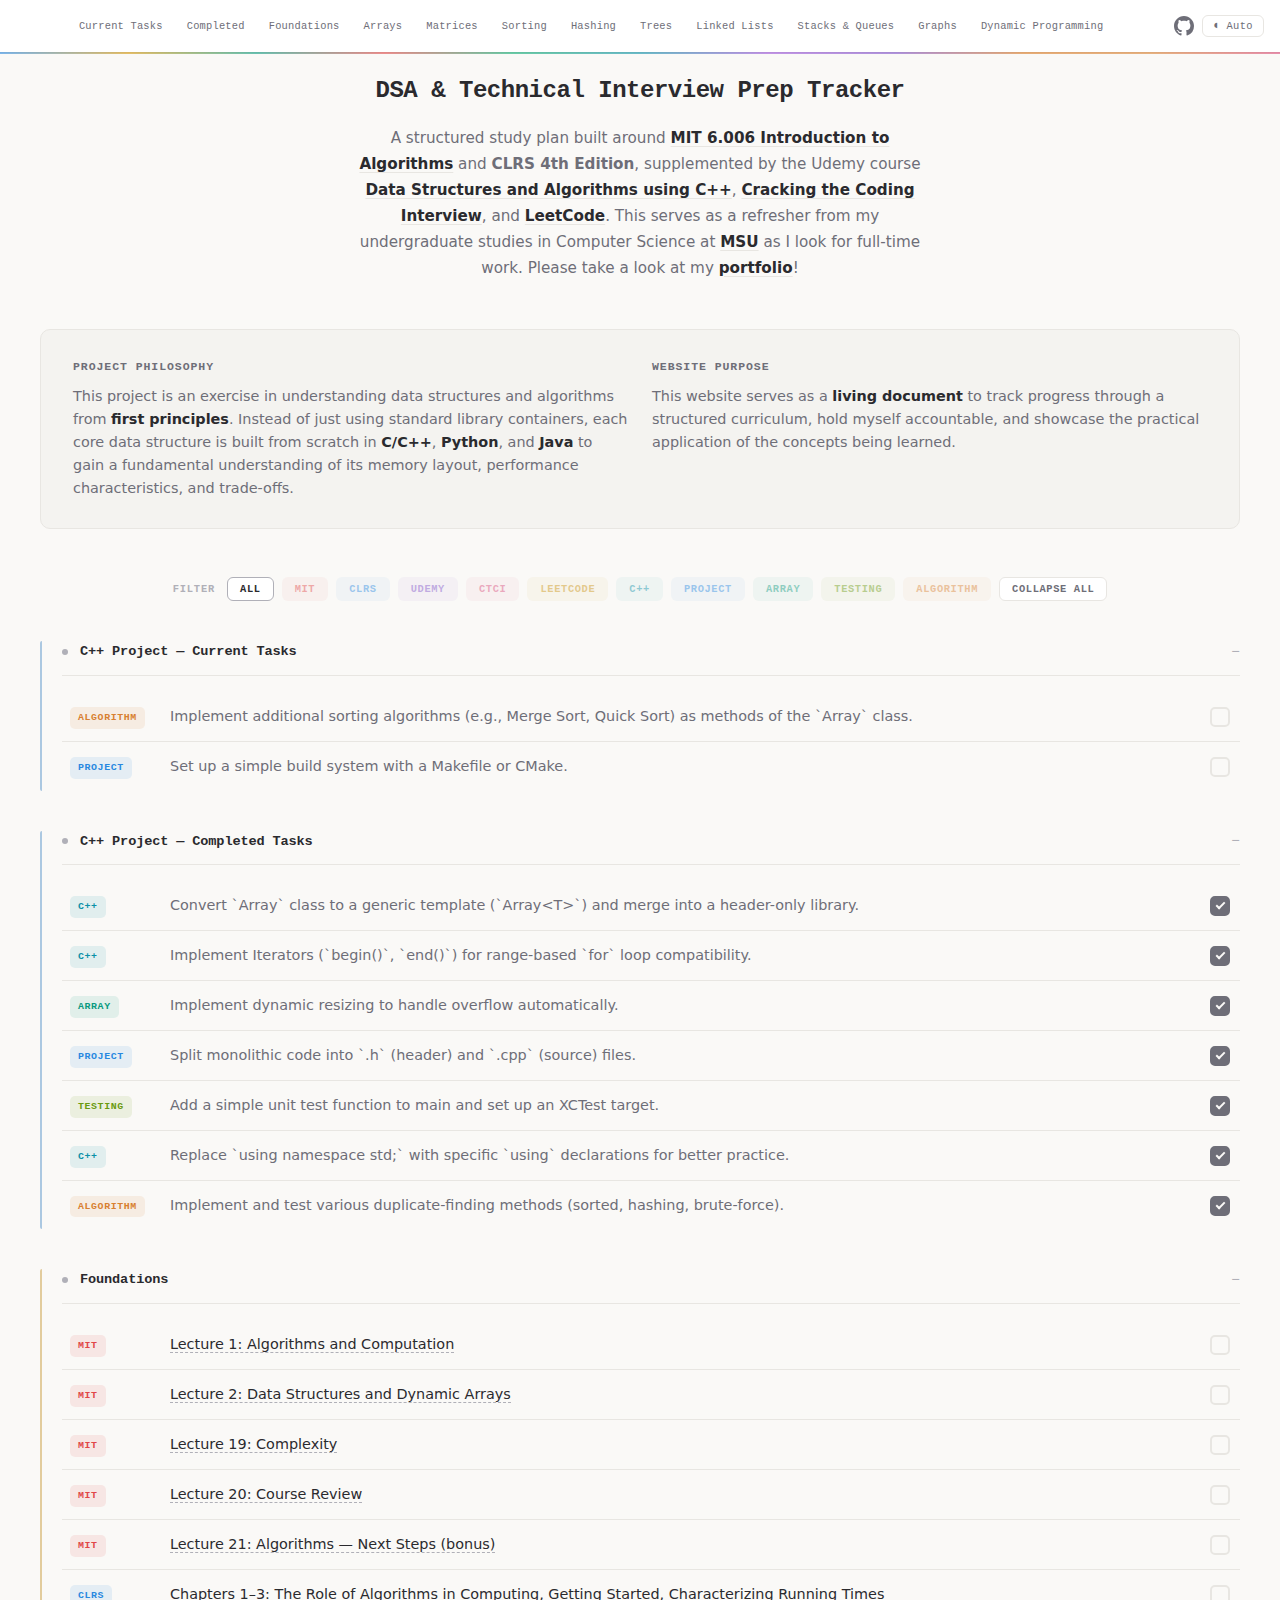
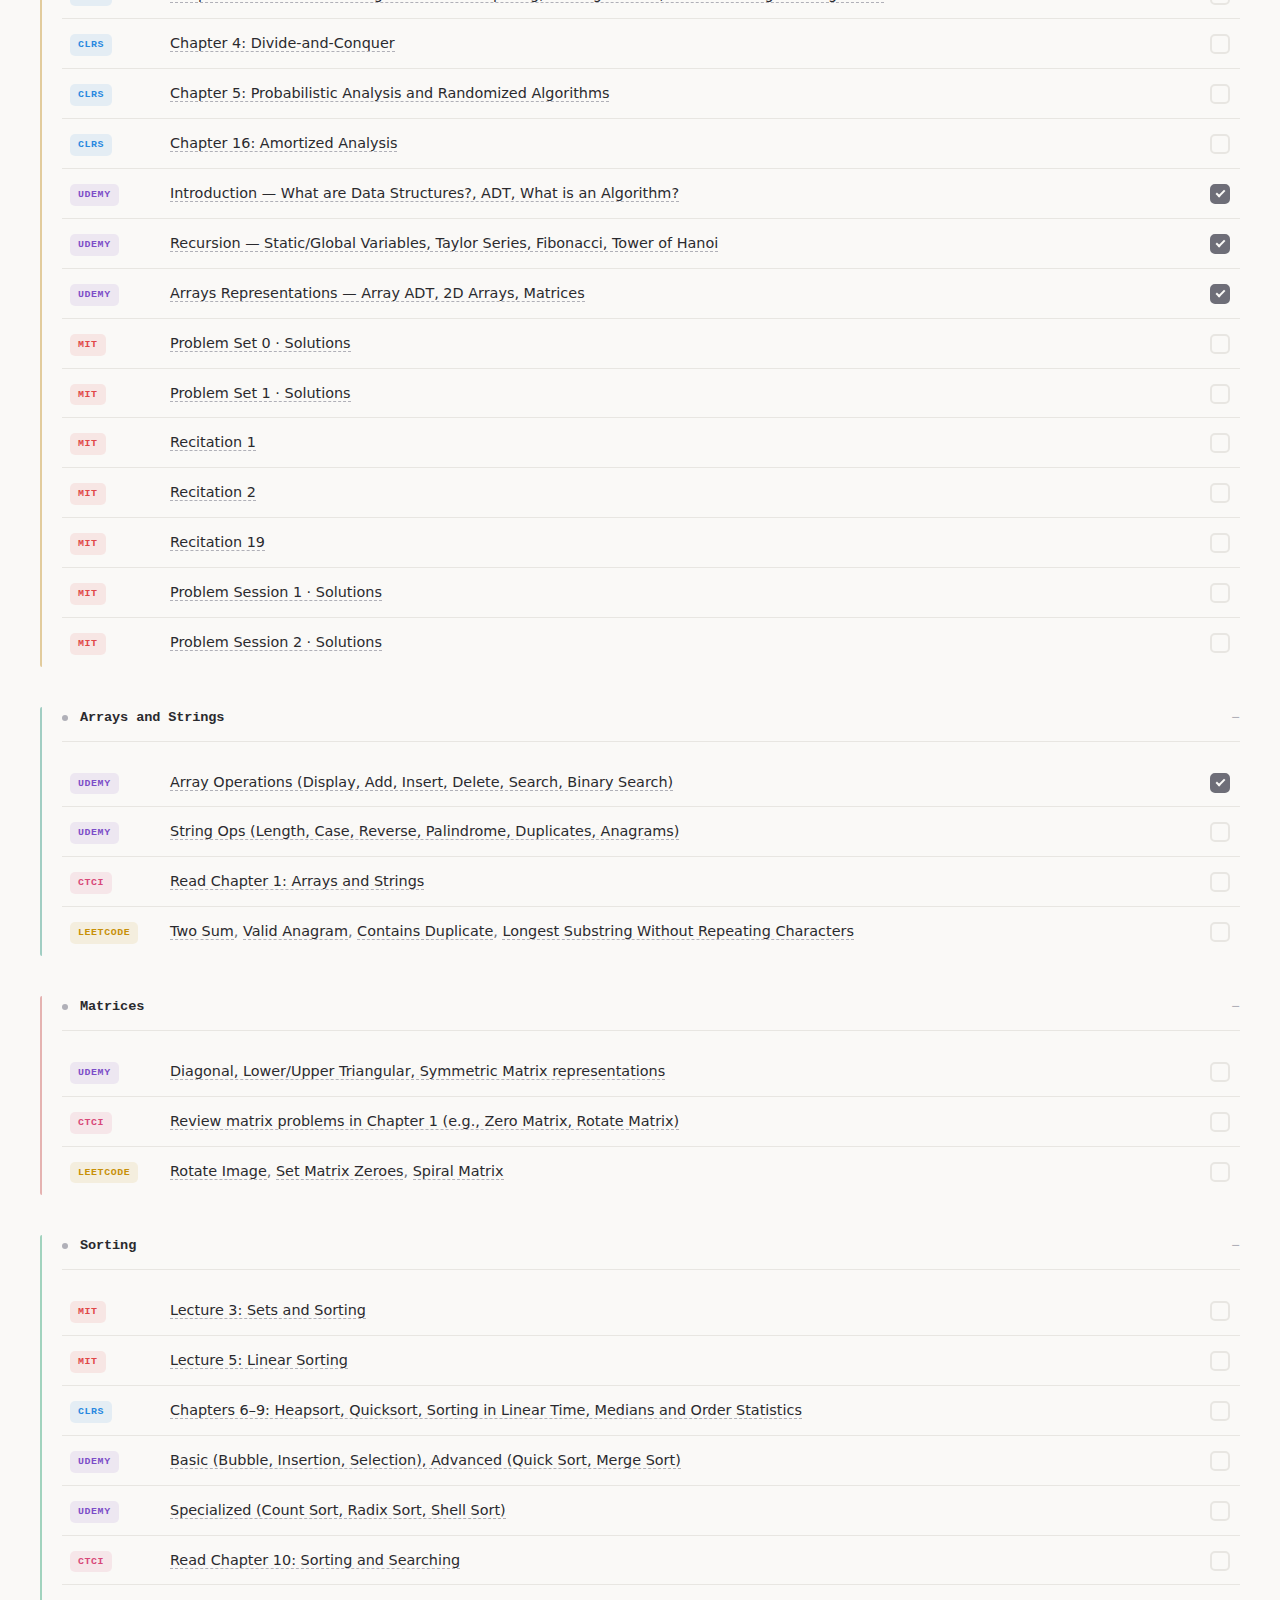
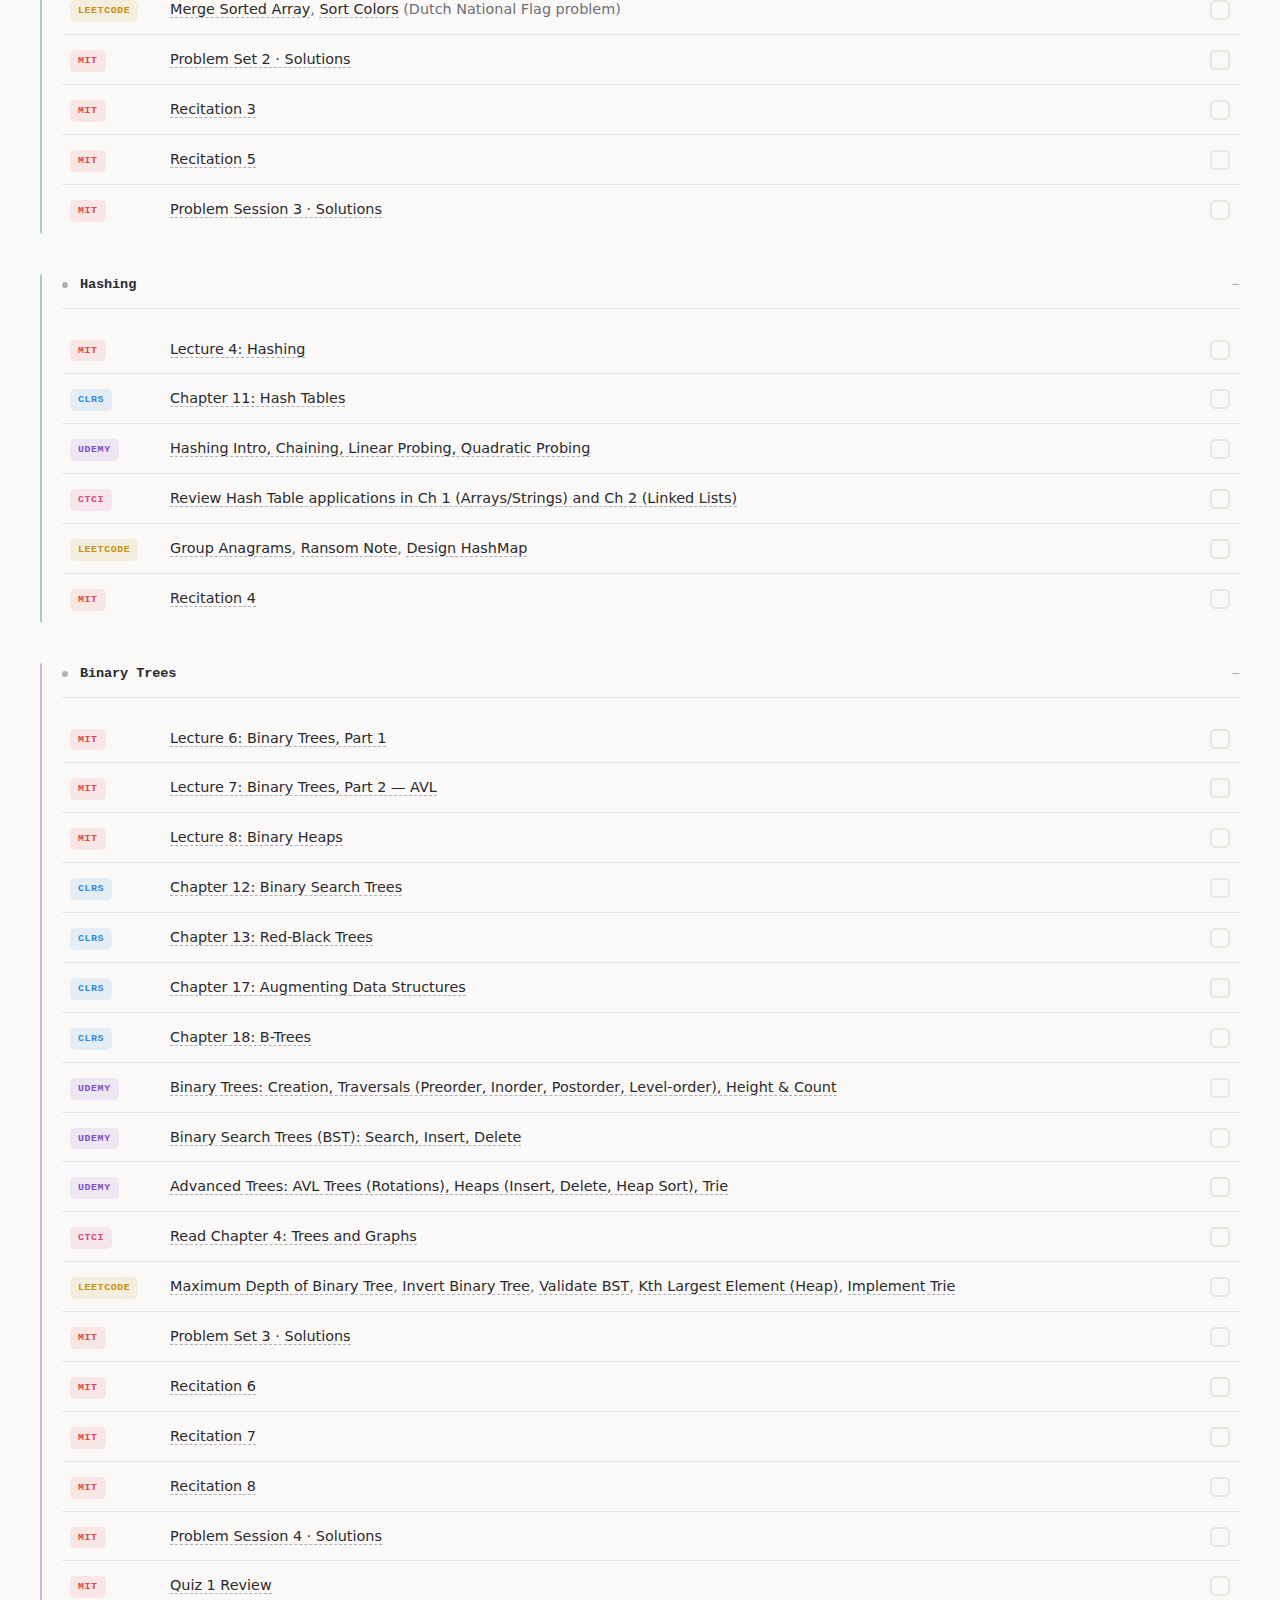
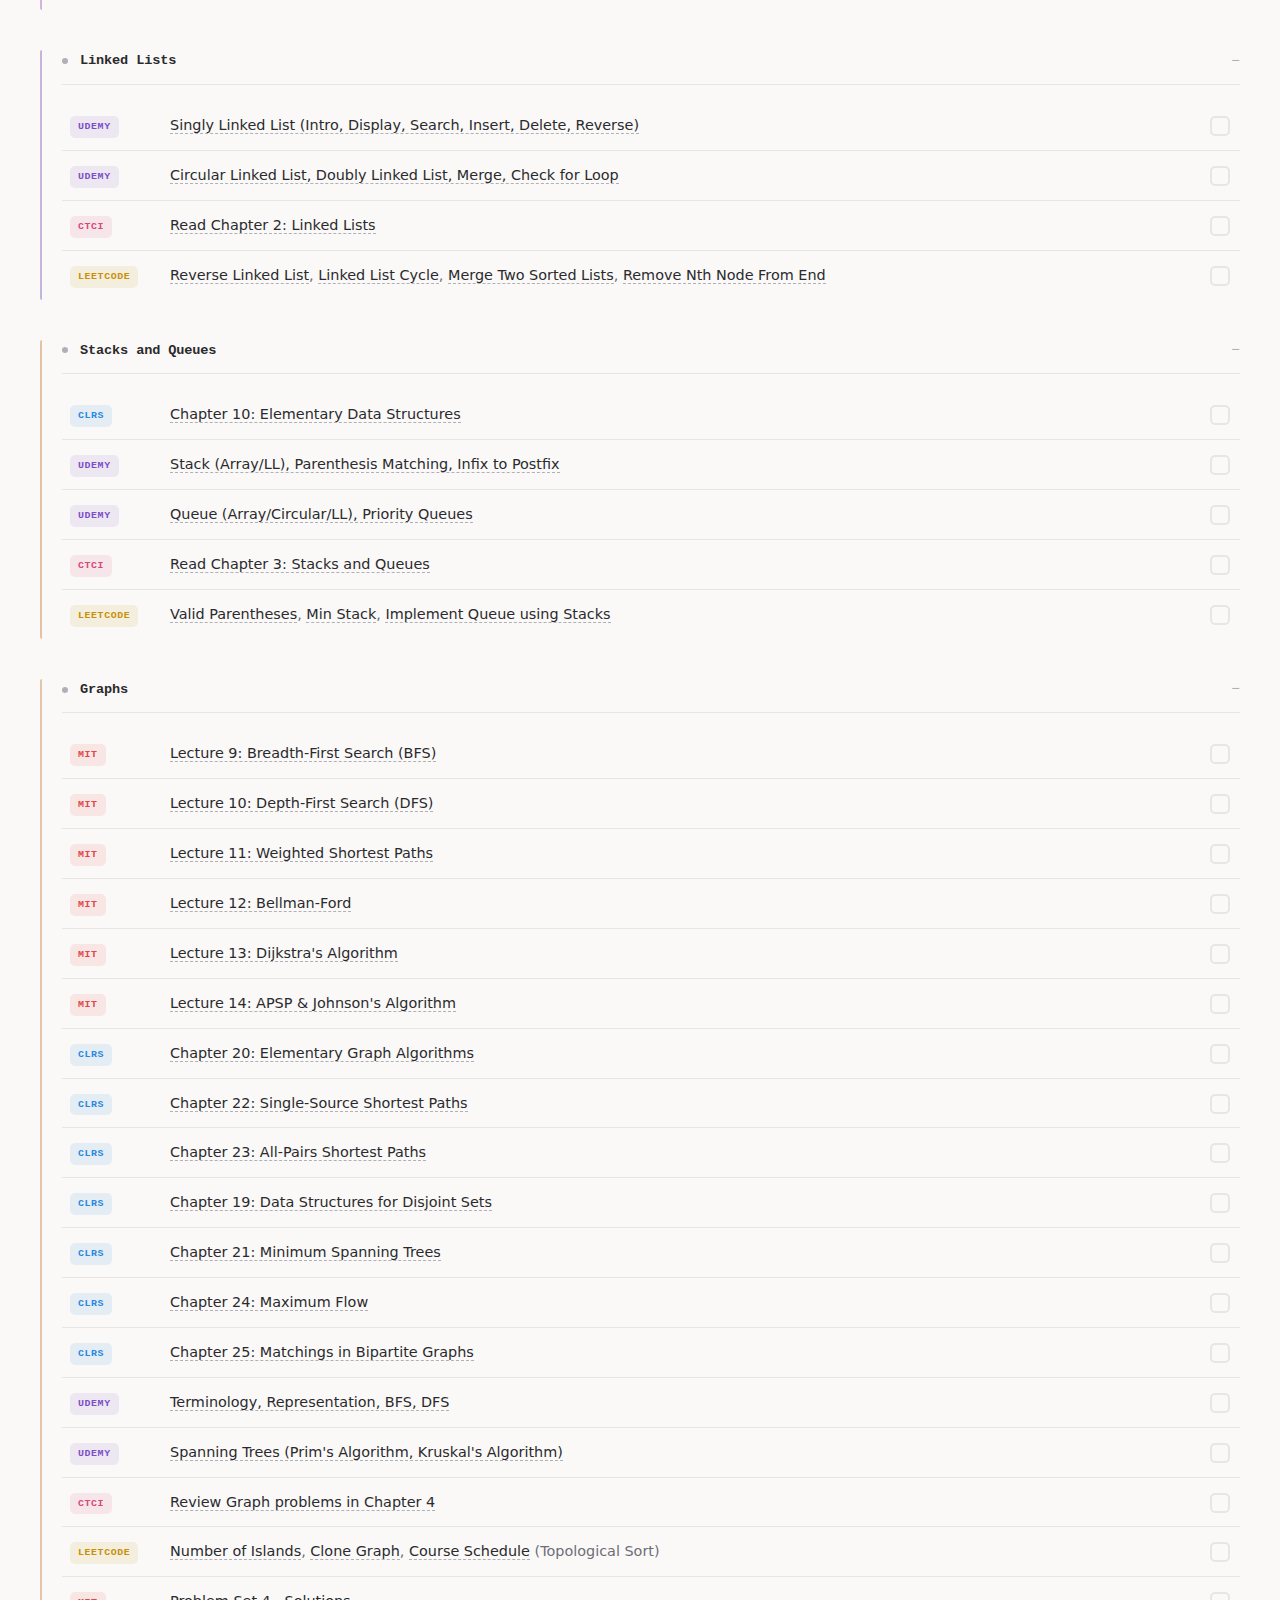
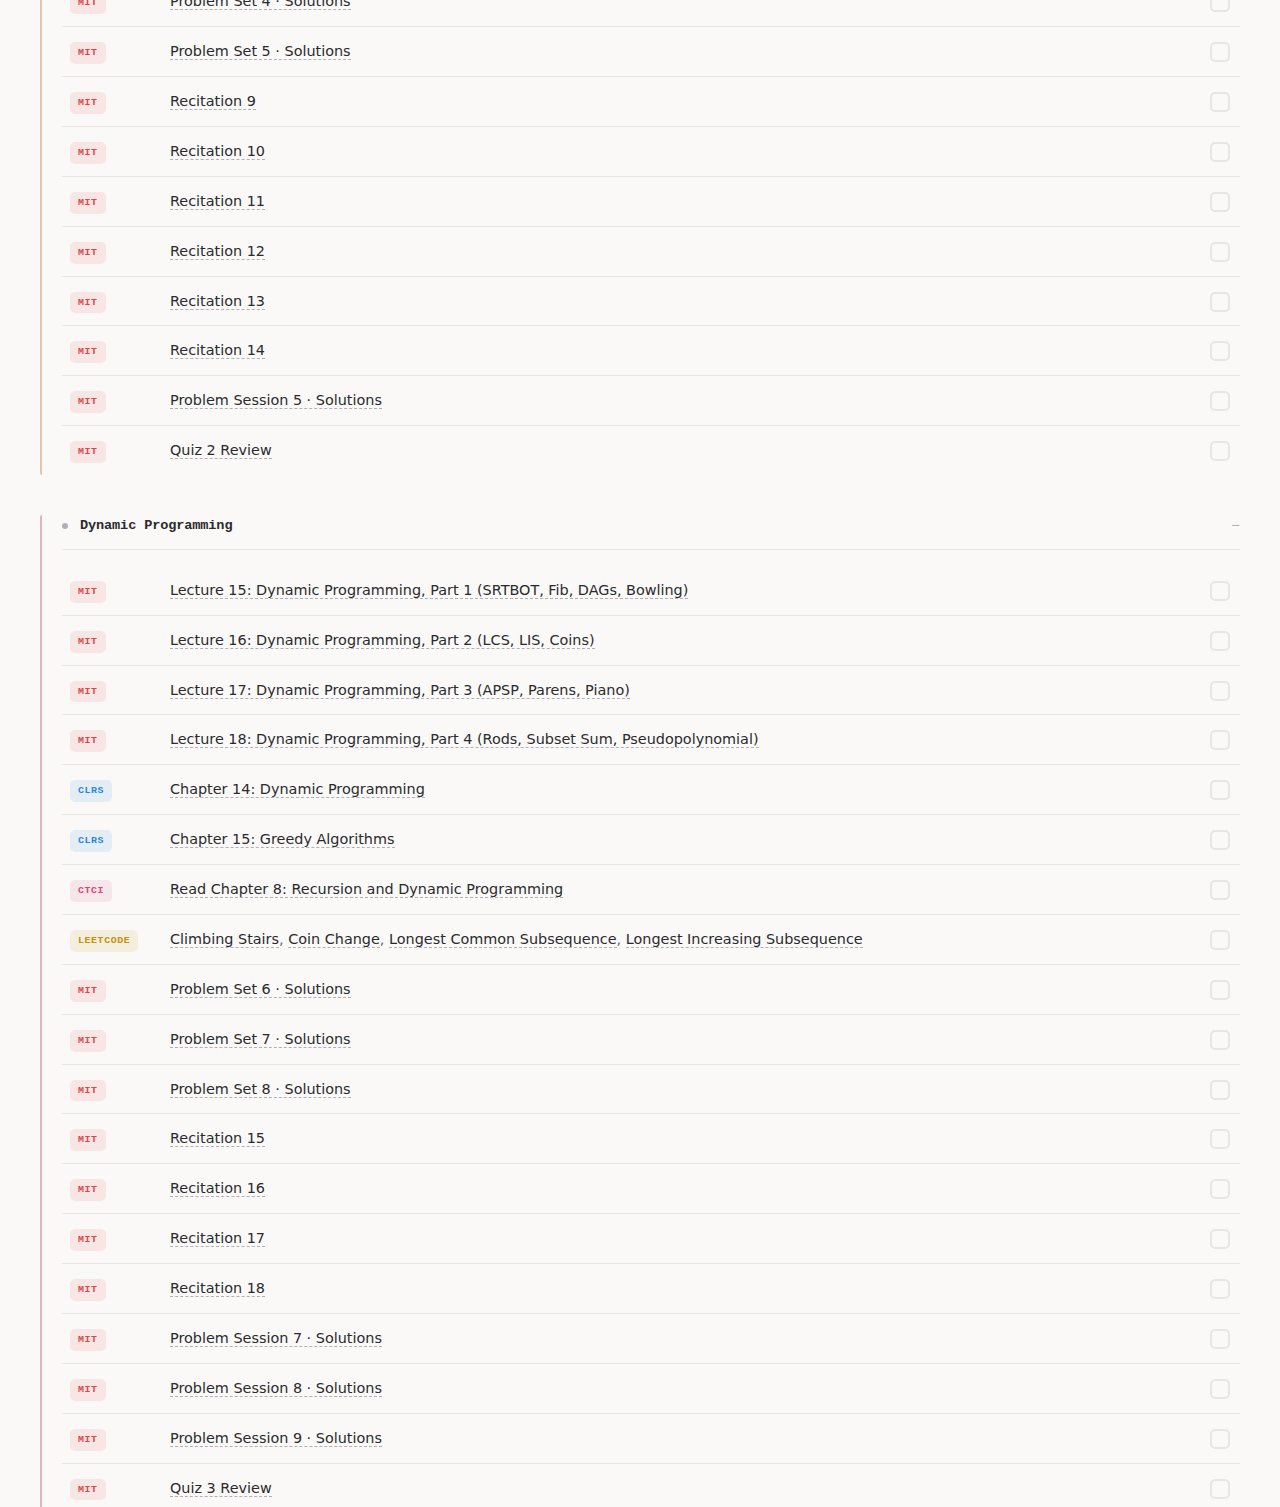
<file: index.html>
<!DOCTYPE html>
<html lang="en">
  <head>
    <meta charset="UTF-8" />
    <meta name="viewport" content="width=device-width, initial-scale=1.0" />
    <title>DSA & Interview Prep Tracker</title>
    <link
      rel="icon"
      href="data:image/svg+xml,<svg xmlns='http://www.w3.org/2000/svg' viewBox='0 0 100 100'><text y='.9em' font-size='90'>🧑🏽‍💻</text></svg>"
    />
    <link rel="stylesheet" href="styles.css" />
  </head>
  <body>
    <nav class="nav" id="nav">
      <div class="nav-bar">
        <div class="nav-links" id="nav-links">
          <a href="#project-current" class="nav--project" data-nav>Current Tasks</a>
          <a href="#project-done" class="nav--done" data-nav>Completed</a>
          <a href="#foundations" class="nav--foundations" data-nav>Foundations</a>
          <a href="#arrays" class="nav--arrays" data-nav>Arrays</a>
          <a href="#matrices" class="nav--matrices" data-nav>Matrices</a>
          <a href="#sorting" class="nav--sorting" data-nav>Sorting</a>
          <a href="#hashing" class="nav--hashing" data-nav>Hashing</a>
          <a href="#trees" class="nav--trees" data-nav>Trees</a>
          <a href="#linked-lists" class="nav--linked-lists" data-nav>Linked Lists</a>
          <a href="#stacks-queues" class="nav--stacks-queues" data-nav>Stacks &amp; Queues</a>
          <a href="#graphs" class="nav--graphs" data-nav>Graphs</a>
          <a href="#dp" class="nav--dp" data-nav>Dynamic Programming</a>
        </div>
        <button class="nav-hamburger" id="nav-hamburger" aria-label="Toggle overflow menu" hidden>
          <span></span><span></span><span></span>
        </button>
        <a href="https://github.com/richtxteditor/dsa" target="_blank" rel="noopener noreferrer" class="nav-github" aria-label="GitHub repository">
          <svg width="20" height="20" viewBox="0 0 16 16" fill="currentColor"><path d="M8 0C3.58 0 0 3.58 0 8c0 3.54 2.29 6.53 5.47 7.59.4.07.55-.17.55-.38 0-.19-.01-.82-.01-1.49-2.01.37-2.53-.49-2.69-.94-.09-.23-.48-.94-.82-1.13-.28-.15-.68-.52-.01-.53.63-.01 1.08.58 1.23.82.72 1.21 1.87.87 2.33.66.07-.52.28-.87.51-1.07-1.78-.2-3.64-.89-3.64-3.95 0-.87.31-1.59.82-2.15-.08-.2-.36-1.02.08-2.12 0 0 .67-.21 2.2.82.64-.18 1.32-.27 2-.27s1.36.09 2 .27c1.53-1.04 2.2-.82 2.2-.82.44 1.1.16 1.92.08 2.12.51.56.82 1.27.82 2.15 0 3.07-1.87 3.75-3.65 3.95.29.25.54.73.54 1.48 0 1.07-.01 1.93-.01 2.2 0 .21.15.46.55.38A8.01 8.01 0 0016 8c0-4.42-3.58-8-8-8z"/></svg>
        </a>
        <button class="theme-toggle" id="theme-toggle" aria-label="Toggle theme">
          <span class="icon" id="theme-icon">&#9680;</span>
          <span id="theme-label">Auto</span>
        </button>
      </div>
      <div class="nav-overflow" id="nav-overflow" hidden></div>
    </nav>

    <header>
      <h1>DSA & Technical Interview Prep Tracker</h1>
      <p class="subtitle">
        A structured study plan built around
        <strong><a href="https://ocw.mit.edu/courses/6-006-introduction-to-algorithms-spring-2020/" target="_blank">MIT 6.006 Introduction to Algorithms</a></strong>
        and <strong>CLRS 4th Edition</strong>,
        supplemented by the Udemy course
        <strong><a href="https://www.udemy.com/course/datastructurescncpp/" target="_blank">Data Structures and Algorithms using C++</a></strong>,
        <strong><a href="https://www.crackingthecodinginterview.com/" target="_blank">Cracking the Coding Interview</a></strong>,
        and <strong><a href="https://leetcode.com/" target="_blank">LeetCode</a></strong>.
        This serves as a refresher from my undergraduate studies in Computer Science at <strong><a href="https://montclair.edu" target="_blank">MSU</a></strong> as I look for full-time work. Please take a look at my <strong><a href="https://richtxteditor.github.io" target="_blank">portfolio</a></strong>!
      </p>
    </header>

    <div class="project-purpose">
      <div class="purpose-block">
        <h3>Project Philosophy</h3>
        <p>
          This project is an exercise in understanding data structures and algorithms from <strong>first principles</strong>.
          Instead of just using standard library containers, each core data structure is built from scratch in <strong>C/C++</strong>, <strong>Python</strong>, and <strong>Java</strong> to gain a fundamental understanding of its memory layout, performance characteristics, and trade-offs.
        </p>
      </div>
      <div class="purpose-block">
        <h3>Website Purpose</h3>
        <p>
          This website serves as a <strong>living document</strong> to track progress through a structured curriculum, hold myself accountable, and showcase the practical application of the concepts being learned.
        </p>
      </div>
    </div>

    <div class="filter-bar" id="filter-bar">
      <span class="filter-label">Filter</span>
      <button class="filter-btn active" data-filter="all">All</button>
      <button class="filter-btn tag--mit" data-filter="mit">MIT</button>
      <button class="filter-btn tag--clrs" data-filter="clrs">CLRS</button>
      <button class="filter-btn tag--udemy" data-filter="udemy">Udemy</button>
      <button class="filter-btn tag--ctci" data-filter="ctci">CTCI</button>
      <button class="filter-btn tag--leetcode" data-filter="leetcode">LeetCode</button>
      <button class="filter-btn tag--cpp" data-filter="cpp">C++</button>
      <button class="filter-btn tag--project" data-filter="project">Project</button>
      <button class="filter-btn tag--array" data-filter="array">Array</button>
      <button class="filter-btn tag--testing" data-filter="testing">Testing</button>
      <button class="filter-btn tag--algorithm" data-filter="algorithm">Algorithm</button>
      <button class="collapse-toggle" id="collapse-toggle" type="button">Collapse All</button>
    </div>

    <main>

      <!-- ═══ C++ Project — Current Tasks ═══ -->
      <div class="section section--project" id="project-current">
        <div class="section-header">
          <span class="section-dot"></span>
          <h2>C++ Project — Current Tasks</h2>
        </div>
        <table>
          <thead><tr><th>Area</th><th>Task</th><th>Done</th></tr></thead>
          <tbody>
            <tr>
              <td><span class="tag tag--algorithm">Algorithm</span></td>
              <td>Implement additional sorting algorithms (e.g., Merge Sort, Quick Sort) as methods of the `Array` class.</td>
              <td><input type="checkbox" id="dsa-task-3" /></td>
            </tr>
            <tr>
              <td><span class="tag tag--project">Project</span></td>
              <td>Set up a simple build system with a Makefile or CMake.</td>
              <td><input type="checkbox" id="dsa-task-4" /></td>
            </tr>
          </tbody>
        </table>
      </div>

      <!-- ═══ C++ Project — Completed Tasks ═══ -->
      <div class="section section--project-done" id="project-done">
        <div class="section-header">
          <span class="section-dot"></span>
          <h2>C++ Project — Completed Tasks</h2>
        </div>
        <table>
          <thead><tr><th>Area</th><th>Task</th><th>Done</th></tr></thead>
          <tbody>
            <tr>
              <td><span class="tag tag--cpp">C++</span></td>
              <td>Convert `Array` class to a generic template (`Array&lt;T&gt;`) and merge into a header-only library.</td>
              <td><input type="checkbox" id="dsa-done-templates" checked /></td>
            </tr>
            <tr>
              <td><span class="tag tag--cpp">C++</span></td>
              <td>Implement Iterators (`begin()`, `end()`) for range-based `for` loop compatibility.</td>
              <td><input type="checkbox" id="dsa-done-iterators" checked /></td>
            </tr>
            <tr>
              <td><span class="tag tag--array">Array</span></td>
              <td>Implement dynamic resizing to handle overflow automatically.</td>
              <td><input type="checkbox" id="dsa-done-3" checked /></td>
            </tr>
            <tr>
              <td><span class="tag tag--project">Project</span></td>
              <td>Split monolithic code into `.h` (header) and `.cpp` (source) files.</td>
              <td><input type="checkbox" id="dsa-done-2" checked /></td>
            </tr>
            <tr>
              <td><span class="tag tag--testing">Testing</span></td>
              <td>Add a simple unit test function to main and set up an XCTest target.</td>
              <td><input type="checkbox" id="dsa-done-4" checked /></td>
            </tr>
            <tr>
              <td><span class="tag tag--cpp">C++</span></td>
              <td>Replace `using namespace std;` with specific `using` declarations for better practice.</td>
              <td><input type="checkbox" id="dsa-done-1" checked /></td>
            </tr>
            <tr>
              <td><span class="tag tag--algorithm">Algorithm</span></td>
              <td>Implement and test various duplicate-finding methods (sorted, hashing, brute-force).</td>
              <td><input type="checkbox" id="dsa-done-6" checked /></td>
            </tr>
          </tbody>
        </table>
      </div>

      <!-- ═══ Foundations ═══ -->
      <div class="section section--foundations" id="foundations">
        <div class="section-header">
          <span class="section-dot"></span>
          <h2>Foundations</h2>
        </div>
        <table>
          <thead><tr><th>Resource</th><th>Task</th><th>Done</th></tr></thead>
          <tbody>
            <tr>
              <td><span class="tag tag--mit">MIT</span></td>
              <td><a href="https://ocw.mit.edu/courses/6-006-introduction-to-algorithms-spring-2020/resources/lecture-1-algorithms-and-computation/" target="_blank" rel="noopener">Lecture 1: Algorithms and Computation</a></td>
              <td><input type="checkbox" id="mit-lec1" /></td>
            </tr>
            <tr>
              <td><span class="tag tag--mit">MIT</span></td>
              <td><a href="https://ocw.mit.edu/courses/6-006-introduction-to-algorithms-spring-2020/resources/lecture-2-data-structures-and-dynamic-arrays/" target="_blank" rel="noopener">Lecture 2: Data Structures and Dynamic Arrays</a></td>
              <td><input type="checkbox" id="mit-lec2" /></td>
            </tr>
            <tr>
              <td><span class="tag tag--mit">MIT</span></td>
              <td><a href="https://ocw.mit.edu/courses/6-006-introduction-to-algorithms-spring-2020/resources/lecture-19-complexity/" target="_blank" rel="noopener">Lecture 19: Complexity</a></td>
              <td><input type="checkbox" id="mit-lec19" /></td>
            </tr>
            <tr>
              <td><span class="tag tag--mit">MIT</span></td>
              <td><a href="https://ocw.mit.edu/courses/6-006-introduction-to-algorithms-spring-2020/resources/lecture-20-course-review/" target="_blank" rel="noopener">Lecture 20: Course Review</a></td>
              <td><input type="checkbox" id="mit-lec20" /></td>
            </tr>
            <tr>
              <td><span class="tag tag--mit">MIT</span></td>
              <td><a href="https://ocw.mit.edu/courses/6-006-introduction-to-algorithms-spring-2020/resources/lecture-21-algorithms2014next-steps/" target="_blank" rel="noopener">Lecture 21: Algorithms — Next Steps (bonus)</a></td>
              <td><input type="checkbox" id="mit-lec21" /></td>
            </tr>
            <tr>
              <td><span class="tag tag--clrs">CLRS</span></td>
              <td><a href="https://mitpress.mit.edu/9780262046305/introduction-to-algorithms/" target="_blank" rel="noopener">Chapters 1–3: The Role of Algorithms in Computing, Getting Started, Characterizing Running Times</a></td>
              <td><input type="checkbox" id="clrs-ch1-3" /></td>
            </tr>
            <tr>
              <td><span class="tag tag--clrs">CLRS</span></td>
              <td><a href="https://mitpress.mit.edu/9780262046305/introduction-to-algorithms/" target="_blank" rel="noopener">Chapter 4: Divide-and-Conquer</a></td>
              <td><input type="checkbox" id="clrs-ch4" /></td>
            </tr>
            <tr>
              <td><span class="tag tag--clrs">CLRS</span></td>
              <td><a href="https://mitpress.mit.edu/9780262046305/introduction-to-algorithms/" target="_blank" rel="noopener">Chapter 5: Probabilistic Analysis and Randomized Algorithms</a></td>
              <td><input type="checkbox" id="clrs-ch5" /></td>
            </tr>
            <tr>
              <td><span class="tag tag--clrs">CLRS</span></td>
              <td><a href="https://mitpress.mit.edu/9780262046305/introduction-to-algorithms/" target="_blank" rel="noopener">Chapter 16: Amortized Analysis</a></td>
              <td><input type="checkbox" id="clrs-ch16" /></td>
            </tr>
            <tr>
              <td><span class="tag tag--udemy">Udemy</span></td>
              <td><a href="https://www.udemy.com/course/datastructurescncpp/" target="_blank" rel="noopener">Introduction — What are Data Structures?, ADT, What is an Algorithm?</a></td>
              <td><input type="checkbox" id="udemy-sec1" checked /></td>
            </tr>
            <tr>
              <td><span class="tag tag--udemy">Udemy</span></td>
              <td><a href="https://www.udemy.com/course/datastructurescncpp/" target="_blank" rel="noopener">Recursion — Static/Global Variables, Taylor Series, Fibonacci, Tower of Hanoi</a></td>
              <td><input type="checkbox" id="udemy-sec2" checked /></td>
            </tr>
            <tr>
              <td><span class="tag tag--udemy">Udemy</span></td>
              <td><a href="https://www.udemy.com/course/datastructurescncpp/" target="_blank" rel="noopener">Arrays Representations — Array ADT, 2D Arrays, Matrices</a></td>
              <td><input type="checkbox" id="udemy-sec3" checked /></td>
            </tr>
            <tr>
              <td><span class="tag tag--mit">MIT</span></td>
              <td><a href="https://ocw.mit.edu/courses/6-006-introduction-to-algorithms-spring-2020/pages/assignments/" target="_blank" rel="noopener">Problem Set 0 · Solutions</a></td>
              <td><input type="checkbox" id="mit-ps0" /></td>
            </tr>
            <tr>
              <td><span class="tag tag--mit">MIT</span></td>
              <td><a href="https://ocw.mit.edu/courses/6-006-introduction-to-algorithms-spring-2020/pages/assignments/" target="_blank" rel="noopener">Problem Set 1 · Solutions</a></td>
              <td><input type="checkbox" id="mit-ps1" /></td>
            </tr>
            <tr>
              <td><span class="tag tag--mit">MIT</span></td>
              <td><a href="https://ocw.mit.edu/courses/6-006-introduction-to-algorithms-spring-2020/resources/mit6_006s20_r01/" target="_blank" rel="noopener">Recitation 1</a></td>
              <td><input type="checkbox" id="mit-r01" /></td>
            </tr>
            <tr>
              <td><span class="tag tag--mit">MIT</span></td>
              <td><a href="https://ocw.mit.edu/courses/6-006-introduction-to-algorithms-spring-2020/resources/mit6_006s20_r02/" target="_blank" rel="noopener">Recitation 2</a></td>
              <td><input type="checkbox" id="mit-r02" /></td>
            </tr>
            <tr>
              <td><span class="tag tag--mit">MIT</span></td>
              <td><a href="https://ocw.mit.edu/courses/6-006-introduction-to-algorithms-spring-2020/resources/mit6_006s20_r19/" target="_blank" rel="noopener">Recitation 19</a></td>
              <td><input type="checkbox" id="mit-r19" /></td>
            </tr>
            <tr>
              <td><span class="tag tag--mit">MIT</span></td>
              <td><a href="https://ocw.mit.edu/courses/6-006-introduction-to-algorithms-spring-2020/resources/problem-session-1/" target="_blank" rel="noopener">Problem Session 1 · Solutions</a></td>
              <td><input type="checkbox" id="mit-prob1" /></td>
            </tr>
            <tr>
              <td><span class="tag tag--mit">MIT</span></td>
              <td><a href="https://ocw.mit.edu/courses/6-006-introduction-to-algorithms-spring-2020/resources/problem-session-2/" target="_blank" rel="noopener">Problem Session 2 · Solutions</a></td>
              <td><input type="checkbox" id="mit-prob2" /></td>
            </tr>
          </tbody>
        </table>
      </div>

      <!-- ═══ Arrays and Strings ═══ -->
      <div class="section section--arrays" id="arrays">
        <div class="section-header">
          <span class="section-dot"></span>
          <h2>Arrays and Strings</h2>
        </div>
        <table>
          <thead><tr><th>Resource</th><th>Task</th><th>Done</th></tr></thead>
          <tbody>
            <tr>
              <td><span class="tag tag--udemy">Udemy</span></td>
              <td><a href="https://www.udemy.com/course/datastructurescncpp/" target="_blank" rel="noopener">Array Operations (Display, Add, Insert, Delete, Search, Binary Search)</a></td>
              <td><input type="checkbox" id="udemy-s4-1" checked /></td>
            </tr>
            <tr>
              <td><span class="tag tag--udemy">Udemy</span></td>
              <td><a href="https://www.udemy.com/course/datastructurescncpp/" target="_blank" rel="noopener">String Ops (Length, Case, Reverse, Palindrome, Duplicates, Anagrams)</a></td>
              <td><input type="checkbox" id="udemy-s5-1" /></td>
            </tr>
            <tr>
              <td><span class="tag tag--ctci">CTCI</span></td>
              <td><a href="https://www.crackingthecodinginterview.com/" target="_blank" rel="noopener">Read Chapter 1: Arrays and Strings</a></td>
              <td><input type="checkbox" id="ctci-ch1" /></td>
            </tr>
            <tr>
              <td><span class="tag tag--leetcode">LeetCode</span></td>
              <td><a href="https://leetcode.com/problems/two-sum/" target="_blank" rel="noopener">Two Sum</a>, <a href="https://leetcode.com/problems/valid-anagram/" target="_blank" rel="noopener">Valid Anagram</a>, <a href="https://leetcode.com/problems/contains-duplicate/" target="_blank" rel="noopener">Contains Duplicate</a>, <a href="https://leetcode.com/problems/longest-substring-without-repeating-characters/" target="_blank" rel="noopener">Longest Substring Without Repeating Characters</a></td>
              <td><input type="checkbox" id="leet-arr-str-1" /></td>
            </tr>
          </tbody>
        </table>
      </div>

      <!-- ═══ Matrices ═══ -->
      <div class="section section--matrices" id="matrices">
        <div class="section-header">
          <span class="section-dot"></span>
          <h2>Matrices</h2>
        </div>
        <table>
          <thead><tr><th>Resource</th><th>Task</th><th>Done</th></tr></thead>
          <tbody>
            <tr>
              <td><span class="tag tag--udemy">Udemy</span></td>
              <td><a href="https://www.udemy.com/course/datastructurescncpp/" target="_blank" rel="noopener">Diagonal, Lower/Upper Triangular, Symmetric Matrix representations</a></td>
              <td><input type="checkbox" id="udemy-s6-1" /></td>
            </tr>
            <tr>
              <td><span class="tag tag--ctci">CTCI</span></td>
              <td><a href="https://www.crackingthecodinginterview.com/" target="_blank" rel="noopener">Review matrix problems in Chapter 1 (e.g., Zero Matrix, Rotate Matrix)</a></td>
              <td><input type="checkbox" id="ctci-ch1-matrix" /></td>
            </tr>
            <tr>
              <td><span class="tag tag--leetcode">LeetCode</span></td>
              <td><a href="https://leetcode.com/problems/rotate-image/" target="_blank" rel="noopener">Rotate Image</a>, <a href="https://leetcode.com/problems/set-matrix-zeroes/" target="_blank" rel="noopener">Set Matrix Zeroes</a>, <a href="https://leetcode.com/problems/spiral-matrix/" target="_blank" rel="noopener">Spiral Matrix</a></td>
              <td><input type="checkbox" id="leet-matrix-1" /></td>
            </tr>
          </tbody>
        </table>
      </div>

      <!-- ═══ Sorting ═══ -->
      <div class="section section--sorting" id="sorting">
        <div class="section-header">
          <span class="section-dot"></span>
          <h2>Sorting</h2>
        </div>
        <table>
          <thead><tr><th>Resource</th><th>Task</th><th>Done</th></tr></thead>
          <tbody>
            <tr>
              <td><span class="tag tag--mit">MIT</span></td>
              <td><a href="https://ocw.mit.edu/courses/6-006-introduction-to-algorithms-spring-2020/resources/lecture-3-sets-and-sorting/" target="_blank" rel="noopener">Lecture 3: Sets and Sorting</a></td>
              <td><input type="checkbox" id="mit-lec3" /></td>
            </tr>
            <tr>
              <td><span class="tag tag--mit">MIT</span></td>
              <td><a href="https://ocw.mit.edu/courses/6-006-introduction-to-algorithms-spring-2020/resources/lecture-5-linear-sorting/" target="_blank" rel="noopener">Lecture 5: Linear Sorting</a></td>
              <td><input type="checkbox" id="mit-lec5" /></td>
            </tr>
            <tr>
              <td><span class="tag tag--clrs">CLRS</span></td>
              <td><a href="https://mitpress.mit.edu/9780262046305/introduction-to-algorithms/" target="_blank" rel="noopener">Chapters 6–9: Heapsort, Quicksort, Sorting in Linear Time, Medians and Order Statistics</a></td>
              <td><input type="checkbox" id="clrs-ch6-9" /></td>
            </tr>
            <tr>
              <td><span class="tag tag--udemy">Udemy</span></td>
              <td><a href="https://www.udemy.com/course/datastructurescncpp/" target="_blank" rel="noopener">Basic (Bubble, Insertion, Selection), Advanced (Quick Sort, Merge Sort)</a></td>
              <td><input type="checkbox" id="udemy-s13-1" /></td>
            </tr>
            <tr>
              <td><span class="tag tag--udemy">Udemy</span></td>
              <td><a href="https://www.udemy.com/course/datastructurescncpp/" target="_blank" rel="noopener">Specialized (Count Sort, Radix Sort, Shell Sort)</a></td>
              <td><input type="checkbox" id="udemy-s13-2" /></td>
            </tr>
            <tr>
              <td><span class="tag tag--ctci">CTCI</span></td>
              <td><a href="https://www.crackingthecodinginterview.com/" target="_blank" rel="noopener">Read Chapter 10: Sorting and Searching</a></td>
              <td><input type="checkbox" id="ctci-ch10" /></td>
            </tr>
            <tr>
              <td><span class="tag tag--leetcode">LeetCode</span></td>
              <td><a href="https://leetcode.com/problems/merge-sorted-array/" target="_blank" rel="noopener">Merge Sorted Array</a>, <a href="https://leetcode.com/problems/sort-colors/" target="_blank" rel="noopener">Sort Colors</a> (Dutch National Flag problem)</td>
              <td><input type="checkbox" id="leet-sort-1" /></td>
            </tr>
            <tr>
              <td><span class="tag tag--mit">MIT</span></td>
              <td><a href="https://ocw.mit.edu/courses/6-006-introduction-to-algorithms-spring-2020/pages/assignments/" target="_blank" rel="noopener">Problem Set 2 · Solutions</a></td>
              <td><input type="checkbox" id="mit-ps2" /></td>
            </tr>
            <tr>
              <td><span class="tag tag--mit">MIT</span></td>
              <td><a href="https://ocw.mit.edu/courses/6-006-introduction-to-algorithms-spring-2020/resources/mit6_006s20_r03/" target="_blank" rel="noopener">Recitation 3</a></td>
              <td><input type="checkbox" id="mit-r03" /></td>
            </tr>
            <tr>
              <td><span class="tag tag--mit">MIT</span></td>
              <td><a href="https://ocw.mit.edu/courses/6-006-introduction-to-algorithms-spring-2020/resources/mit6_006s20_r05/" target="_blank" rel="noopener">Recitation 5</a></td>
              <td><input type="checkbox" id="mit-r05" /></td>
            </tr>
            <tr>
              <td><span class="tag tag--mit">MIT</span></td>
              <td><a href="https://ocw.mit.edu/courses/6-006-introduction-to-algorithms-spring-2020/resources/problem-session-3/" target="_blank" rel="noopener">Problem Session 3 · Solutions</a></td>
              <td><input type="checkbox" id="mit-prob3" /></td>
            </tr>
          </tbody>
        </table>
      </div>

      <!-- ═══ Hashing ═══ -->
      <div class="section section--hashing" id="hashing">
        <div class="section-header">
          <span class="section-dot"></span>
          <h2>Hashing</h2>
        </div>
        <table>
          <thead><tr><th>Resource</th><th>Task</th><th>Done</th></tr></thead>
          <tbody>
            <tr>
              <td><span class="tag tag--mit">MIT</span></td>
              <td><a href="https://ocw.mit.edu/courses/6-006-introduction-to-algorithms-spring-2020/resources/lecture-4-hashing/" target="_blank" rel="noopener">Lecture 4: Hashing</a></td>
              <td><input type="checkbox" id="mit-lec4" /></td>
            </tr>
            <tr>
              <td><span class="tag tag--clrs">CLRS</span></td>
              <td><a href="https://mitpress.mit.edu/9780262046305/introduction-to-algorithms/" target="_blank" rel="noopener">Chapter 11: Hash Tables</a></td>
              <td><input type="checkbox" id="clrs-ch11" /></td>
            </tr>
            <tr>
              <td><span class="tag tag--udemy">Udemy</span></td>
              <td><a href="https://www.udemy.com/course/datastructurescncpp/" target="_blank" rel="noopener">Hashing Intro, Chaining, Linear Probing, Quadratic Probing</a></td>
              <td><input type="checkbox" id="udemy-s12-1" /></td>
            </tr>
            <tr>
              <td><span class="tag tag--ctci">CTCI</span></td>
              <td><a href="https://www.crackingthecodinginterview.com/" target="_blank" rel="noopener">Review Hash Table applications in Ch 1 (Arrays/Strings) and Ch 2 (Linked Lists)</a></td>
              <td><input type="checkbox" id="ctci-hashing" /></td>
            </tr>
            <tr>
              <td><span class="tag tag--leetcode">LeetCode</span></td>
              <td><a href="https://leetcode.com/problems/group-anagrams/" target="_blank" rel="noopener">Group Anagrams</a>, <a href="https://leetcode.com/problems/ransom-note/" target="_blank" rel="noopener">Ransom Note</a>, <a href="https://leetcode.com/problems/design-hashmap/" target="_blank" rel="noopener">Design HashMap</a></td>
              <td><input type="checkbox" id="leet-hash-1" /></td>
            </tr>
            <tr>
              <td><span class="tag tag--mit">MIT</span></td>
              <td><a href="https://ocw.mit.edu/courses/6-006-introduction-to-algorithms-spring-2020/resources/mit6_006s20_r04/" target="_blank" rel="noopener">Recitation 4</a></td>
              <td><input type="checkbox" id="mit-r04" /></td>
            </tr>
          </tbody>
        </table>
      </div>

      <!-- ═══ Binary Trees ═══ -->
      <div class="section section--trees" id="trees">
        <div class="section-header">
          <span class="section-dot"></span>
          <h2>Binary Trees</h2>
        </div>
        <table>
          <thead><tr><th>Resource</th><th>Task</th><th>Done</th></tr></thead>
          <tbody>
            <tr>
              <td><span class="tag tag--mit">MIT</span></td>
              <td><a href="https://ocw.mit.edu/courses/6-006-introduction-to-algorithms-spring-2020/resources/lecture-6-binary-trees-part-1/" target="_blank" rel="noopener">Lecture 6: Binary Trees, Part 1</a></td>
              <td><input type="checkbox" id="mit-lec6" /></td>
            </tr>
            <tr>
              <td><span class="tag tag--mit">MIT</span></td>
              <td><a href="https://ocw.mit.edu/courses/6-006-introduction-to-algorithms-spring-2020/resources/lecture-7-binary-trees-part-2-avl/" target="_blank" rel="noopener">Lecture 7: Binary Trees, Part 2 — AVL</a></td>
              <td><input type="checkbox" id="mit-lec7" /></td>
            </tr>
            <tr>
              <td><span class="tag tag--mit">MIT</span></td>
              <td><a href="https://ocw.mit.edu/courses/6-006-introduction-to-algorithms-spring-2020/resources/lecture-8-binary-heaps/" target="_blank" rel="noopener">Lecture 8: Binary Heaps</a></td>
              <td><input type="checkbox" id="mit-lec8" /></td>
            </tr>
            <tr>
              <td><span class="tag tag--clrs">CLRS</span></td>
              <td><a href="https://mitpress.mit.edu/9780262046305/introduction-to-algorithms/" target="_blank" rel="noopener">Chapter 12: Binary Search Trees</a></td>
              <td><input type="checkbox" id="clrs-ch12" /></td>
            </tr>
            <tr>
              <td><span class="tag tag--clrs">CLRS</span></td>
              <td><a href="https://mitpress.mit.edu/9780262046305/introduction-to-algorithms/" target="_blank" rel="noopener">Chapter 13: Red-Black Trees</a></td>
              <td><input type="checkbox" id="clrs-ch13" /></td>
            </tr>
            <tr>
              <td><span class="tag tag--clrs">CLRS</span></td>
              <td><a href="https://mitpress.mit.edu/9780262046305/introduction-to-algorithms/" target="_blank" rel="noopener">Chapter 17: Augmenting Data Structures</a></td>
              <td><input type="checkbox" id="clrs-ch17" /></td>
            </tr>
            <tr>
              <td><span class="tag tag--clrs">CLRS</span></td>
              <td><a href="https://mitpress.mit.edu/9780262046305/introduction-to-algorithms/" target="_blank" rel="noopener">Chapter 18: B-Trees</a></td>
              <td><input type="checkbox" id="clrs-ch18" /></td>
            </tr>
            <tr>
              <td><span class="tag tag--udemy">Udemy</span></td>
              <td><a href="https://www.udemy.com/course/datastructurescncpp/" target="_blank" rel="noopener">Binary Trees: Creation, Traversals (Preorder, Inorder, Postorder, Level-order), Height & Count</a></td>
              <td><input type="checkbox" id="udemy-s11-1" /></td>
            </tr>
            <tr>
              <td><span class="tag tag--udemy">Udemy</span></td>
              <td><a href="https://www.udemy.com/course/datastructurescncpp/" target="_blank" rel="noopener">Binary Search Trees (BST): Search, Insert, Delete</a></td>
              <td><input type="checkbox" id="udem-s11-2" /></td>
            </tr>
            <tr>
              <td><span class="tag tag--udemy">Udemy</span></td>
              <td><a href="https://www.udemy.com/course/datastructurescncpp/" target="_blank" rel="noopener">Advanced Trees: AVL Trees (Rotations), Heaps (Insert, Delete, Heap Sort), Trie</a></td>
              <td><input type="checkbox" id="udemy-s11-3" /></td>
            </tr>
            <tr>
              <td><span class="tag tag--ctci">CTCI</span></td>
              <td><a href="https://www.crackingthecodinginterview.com/" target="_blank" rel="noopener">Read Chapter 4: Trees and Graphs</a></td>
              <td><input type="checkbox" id="ctci-ch4" /></td>
            </tr>
            <tr>
              <td><span class="tag tag--leetcode">LeetCode</span></td>
              <td><a href="https://leetcode.com/problems/maximum-depth-of-binary-tree/" target="_blank" rel="noopener">Maximum Depth of Binary Tree</a>, <a href="https://leetcode.com/problems/invert-binary-tree/" target="_blank" rel="noopener">Invert Binary Tree</a>, <a href="https://leetcode.com/problems/validate-binary-search-tree/" target="_blank" rel="noopener">Validate BST</a>, <a href="https://leetcode.com/problems/kth-largest-element-in-an-array/" target="_blank" rel="noopener">Kth Largest Element (Heap)</a>, <a href="https://leetcode.com/problems/implement-trie-prefix-tree/" target="_blank" rel="noopener">Implement Trie</a></td>
              <td><input type="checkbox" id="leet-tree-1" /></td>
            </tr>
            <tr>
              <td><span class="tag tag--mit">MIT</span></td>
              <td><a href="https://ocw.mit.edu/courses/6-006-introduction-to-algorithms-spring-2020/pages/assignments/" target="_blank" rel="noopener">Problem Set 3 · Solutions</a></td>
              <td><input type="checkbox" id="mit-ps3" /></td>
            </tr>
            <tr>
              <td><span class="tag tag--mit">MIT</span></td>
              <td><a href="https://ocw.mit.edu/courses/6-006-introduction-to-algorithms-spring-2020/resources/mit6_006s20_r06/" target="_blank" rel="noopener">Recitation 6</a></td>
              <td><input type="checkbox" id="mit-r06" /></td>
            </tr>
            <tr>
              <td><span class="tag tag--mit">MIT</span></td>
              <td><a href="https://ocw.mit.edu/courses/6-006-introduction-to-algorithms-spring-2020/resources/mit6_006s20_r07/" target="_blank" rel="noopener">Recitation 7</a></td>
              <td><input type="checkbox" id="mit-r07" /></td>
            </tr>
            <tr>
              <td><span class="tag tag--mit">MIT</span></td>
              <td><a href="https://ocw.mit.edu/courses/6-006-introduction-to-algorithms-spring-2020/resources/mit6_006s20_r08/" target="_blank" rel="noopener">Recitation 8</a></td>
              <td><input type="checkbox" id="mit-r08" /></td>
            </tr>
            <tr>
              <td><span class="tag tag--mit">MIT</span></td>
              <td><a href="https://ocw.mit.edu/courses/6-006-introduction-to-algorithms-spring-2020/resources/problem-session-4/" target="_blank" rel="noopener">Problem Session 4 · Solutions</a></td>
              <td><input type="checkbox" id="mit-prob4" /></td>
            </tr>
            <tr>
              <td><span class="tag tag--mit">MIT</span></td>
              <td><a href="https://ocw.mit.edu/courses/6-006-introduction-to-algorithms-spring-2020/resources/quiz-1-review/" target="_blank" rel="noopener">Quiz 1 Review</a></td>
              <td><input type="checkbox" id="mit-quiz1" /></td>
            </tr>
          </tbody>
        </table>
      </div>

      <!-- ═══ Linked Lists ═══ -->
      <div class="section section--linked-lists" id="linked-lists">
        <div class="section-header">
          <span class="section-dot"></span>
          <h2>Linked Lists</h2>
        </div>
        <table>
          <thead><tr><th>Resource</th><th>Task</th><th>Done</th></tr></thead>
          <tbody>
            <tr>
              <td><span class="tag tag--udemy">Udemy</span></td>
              <td><a href="https://www.udemy.com/course/datastructurescncpp/" target="_blank" rel="noopener">Singly Linked List (Intro, Display, Search, Insert, Delete, Reverse)</a></td>
              <td><input type="checkbox" id="udemy-s7-1" /></td>
            </tr>
            <tr>
              <td><span class="tag tag--udemy">Udemy</span></td>
              <td><a href="https://www.udemy.com/course/datastructurescncpp/" target="_blank" rel="noopener">Circular Linked List, Doubly Linked List, Merge, Check for Loop</a></td>
              <td><input type="checkbox" id="udemy-s7-2" /></td>
            </tr>
            <tr>
              <td><span class="tag tag--ctci">CTCI</span></td>
              <td><a href="https://www.crackingthecodinginterview.com/" target="_blank" rel="noopener">Read Chapter 2: Linked Lists</a></td>
              <td><input type="checkbox" id="ctci-ch2" /></td>
            </tr>
            <tr>
              <td><span class="tag tag--leetcode">LeetCode</span></td>
              <td><a href="https://leetcode.com/problems/reverse-linked-list/" target="_blank" rel="noopener">Reverse Linked List</a>, <a href="https://leetcode.com/problems/linked-list-cycle/" target="_blank" rel="noopener">Linked List Cycle</a>, <a href="https://leetcode.com/problems/merge-two-sorted-lists/" target="_blank" rel="noopener">Merge Two Sorted Lists</a>, <a href="https://leetcode.com/problems/remove-nth-node-from-end-of-list/" target="_blank" rel="noopener">Remove Nth Node From End</a></td>
              <td><input type="checkbox" id="leet-ll-1" /></td>
            </tr>
          </tbody>
        </table>
      </div>

      <!-- ═══ Stacks and Queues ═══ -->
      <div class="section section--stacks-queues" id="stacks-queues">
        <div class="section-header">
          <span class="section-dot"></span>
          <h2>Stacks and Queues</h2>
        </div>
        <table>
          <thead><tr><th>Resource</th><th>Task</th><th>Done</th></tr></thead>
          <tbody>
            <tr>
              <td><span class="tag tag--clrs">CLRS</span></td>
              <td><a href="https://mitpress.mit.edu/9780262046305/introduction-to-algorithms/" target="_blank" rel="noopener">Chapter 10: Elementary Data Structures</a></td>
              <td><input type="checkbox" id="clrs-ch10" /></td>
            </tr>
            <tr>
              <td><span class="tag tag--udemy">Udemy</span></td>
              <td><a href="https://www.udemy.com/course/datastructurescncpp/" target="_blank" rel="noopener">Stack (Array/LL), Parenthesis Matching, Infix to Postfix</a></td>
              <td><input type="checkbox" id="udemy-s9-1" /></td>
            </tr>
            <tr>
              <td><span class="tag tag--udemy">Udemy</span></td>
              <td><a href="https://www.udemy.com/course/datastructurescncpp/" target="_blank" rel="noopener">Queue (Array/Circular/LL), Priority Queues</a></td>
              <td><input type="checkbox" id="udemy-s10-1" /></td>
            </tr>
            <tr>
              <td><span class="tag tag--ctci">CTCI</span></td>
              <td><a href="https://www.crackingthecodinginterview.com/" target="_blank" rel="noopener">Read Chapter 3: Stacks and Queues</a></td>
              <td><input type="checkbox" id="ctci-ch3" /></td>
            </tr>
            <tr>
              <td><span class="tag tag--leetcode">LeetCode</span></td>
              <td><a href="https://leetcode.com/problems/valid-parentheses/" target="_blank" rel="noopener">Valid Parentheses</a>, <a href="https://leetcode.com/problems/min-stack/" target="_blank" rel="noopener">Min Stack</a>, <a href="https://leetcode.com/problems/implement-queue-using-stacks/" target="_blank" rel="noopener">Implement Queue using Stacks</a></td>
              <td><input type="checkbox" id="leet-stack-queue-1" /></td>
            </tr>
          </tbody>
        </table>
      </div>

      <!-- ═══ Graphs ═══ -->
      <div class="section section--graphs" id="graphs">
        <div class="section-header">
          <span class="section-dot"></span>
          <h2>Graphs</h2>
        </div>
        <table>
          <thead><tr><th>Resource</th><th>Task</th><th>Done</th></tr></thead>
          <tbody>
            <tr>
              <td><span class="tag tag--mit">MIT</span></td>
              <td><a href="https://ocw.mit.edu/courses/6-006-introduction-to-algorithms-spring-2020/resources/lecture-9-breadth-first-search/" target="_blank" rel="noopener">Lecture 9: Breadth-First Search (BFS)</a></td>
              <td><input type="checkbox" id="mit-lec9" /></td>
            </tr>
            <tr>
              <td><span class="tag tag--mit">MIT</span></td>
              <td><a href="https://ocw.mit.edu/courses/6-006-introduction-to-algorithms-spring-2020/resources/lecture-10-depth-first-search/" target="_blank" rel="noopener">Lecture 10: Depth-First Search (DFS)</a></td>
              <td><input type="checkbox" id="mit-lec10" /></td>
            </tr>
            <tr>
              <td><span class="tag tag--mit">MIT</span></td>
              <td><a href="https://ocw.mit.edu/courses/6-006-introduction-to-algorithms-spring-2020/resources/lecture-11-weighted-shortest-paths/" target="_blank" rel="noopener">Lecture 11: Weighted Shortest Paths</a></td>
              <td><input type="checkbox" id="mit-lec11" /></td>
            </tr>
            <tr>
              <td><span class="tag tag--mit">MIT</span></td>
              <td><a href="https://ocw.mit.edu/courses/6-006-introduction-to-algorithms-spring-2020/resources/lecture-12-bellman-ford/" target="_blank" rel="noopener">Lecture 12: Bellman-Ford</a></td>
              <td><input type="checkbox" id="mit-lec12" /></td>
            </tr>
            <tr>
              <td><span class="tag tag--mit">MIT</span></td>
              <td><a href="https://ocw.mit.edu/courses/6-006-introduction-to-algorithms-spring-2020/resources/lecture-13-dijkstra/" target="_blank" rel="noopener">Lecture 13: Dijkstra's Algorithm</a></td>
              <td><input type="checkbox" id="mit-lec13" /></td>
            </tr>
            <tr>
              <td><span class="tag tag--mit">MIT</span></td>
              <td><a href="https://ocw.mit.edu/courses/6-006-introduction-to-algorithms-spring-2020/resources/lecture-14-apsp-and-johnson/" target="_blank" rel="noopener">Lecture 14: APSP & Johnson's Algorithm</a></td>
              <td><input type="checkbox" id="mit-lec14" /></td>
            </tr>
            <tr>
              <td><span class="tag tag--clrs">CLRS</span></td>
              <td><a href="https://mitpress.mit.edu/9780262046305/introduction-to-algorithms/" target="_blank" rel="noopener">Chapter 20: Elementary Graph Algorithms</a></td>
              <td><input type="checkbox" id="clrs-ch20" /></td>
            </tr>
            <tr>
              <td><span class="tag tag--clrs">CLRS</span></td>
              <td><a href="https://mitpress.mit.edu/9780262046305/introduction-to-algorithms/" target="_blank" rel="noopener">Chapter 22: Single-Source Shortest Paths</a></td>
              <td><input type="checkbox" id="clrs-ch22" /></td>
            </tr>
            <tr>
              <td><span class="tag tag--clrs">CLRS</span></td>
              <td><a href="https://mitpress.mit.edu/9780262046305/introduction-to-algorithms/" target="_blank" rel="noopener">Chapter 23: All-Pairs Shortest Paths</a></td>
              <td><input type="checkbox" id="clrs-ch23" /></td>
            </tr>
            <tr>
              <td><span class="tag tag--clrs">CLRS</span></td>
              <td><a href="https://mitpress.mit.edu/9780262046305/introduction-to-algorithms/" target="_blank" rel="noopener">Chapter 19: Data Structures for Disjoint Sets</a></td>
              <td><input type="checkbox" id="clrs-ch19" /></td>
            </tr>
            <tr>
              <td><span class="tag tag--clrs">CLRS</span></td>
              <td><a href="https://mitpress.mit.edu/9780262046305/introduction-to-algorithms/" target="_blank" rel="noopener">Chapter 21: Minimum Spanning Trees</a></td>
              <td><input type="checkbox" id="clrs-ch21" /></td>
            </tr>
            <tr>
              <td><span class="tag tag--clrs">CLRS</span></td>
              <td><a href="https://mitpress.mit.edu/9780262046305/introduction-to-algorithms/" target="_blank" rel="noopener">Chapter 24: Maximum Flow</a></td>
              <td><input type="checkbox" id="clrs-ch24" /></td>
            </tr>
            <tr>
              <td><span class="tag tag--clrs">CLRS</span></td>
              <td><a href="https://mitpress.mit.edu/9780262046305/introduction-to-algorithms/" target="_blank" rel="noopener">Chapter 25: Matchings in Bipartite Graphs</a></td>
              <td><input type="checkbox" id="clrs-ch25" /></td>
            </tr>
            <tr>
              <td><span class="tag tag--udemy">Udemy</span></td>
              <td><a href="https://www.udemy.com/course/datastructurescncpp/" target="_blank" rel="noopener">Terminology, Representation, BFS, DFS</a></td>
              <td><input type="checkbox" id="udemy-s14-1" /></td>
            </tr>
            <tr>
              <td><span class="tag tag--udemy">Udemy</span></td>
              <td><a href="https://www.udemy.com/course/datastructurescncpp/" target="_blank" rel="noopener">Spanning Trees (Prim's Algorithm, Kruskal's Algorithm)</a></td>
              <td><input type="checkbox" id="udemy-s14-2" /></td>
            </tr>
            <tr>
              <td><span class="tag tag--ctci">CTCI</span></td>
              <td><a href="https://www.crackingthecodinginterview.com/" target="_blank" rel="noopener">Review Graph problems in Chapter 4</a></td>
              <td><input type="checkbox" id="ctci-ch4-graphs" /></td>
            </tr>
            <tr>
              <td><span class="tag tag--leetcode">LeetCode</span></td>
              <td><a href="https://leetcode.com/problems/number-of-islands/" target="_blank" rel="noopener">Number of Islands</a>, <a href="https://leetcode.com/problems/clone-graph/" target="_blank" rel="noopener">Clone Graph</a>, <a href="https://leetcode.com/problems/course-schedule/" target="_blank" rel="noopener">Course Schedule</a> (Topological Sort)</td>
              <td><input type="checkbox" id="leet-graph-1" /></td>
            </tr>
            <tr>
              <td><span class="tag tag--mit">MIT</span></td>
              <td><a href="https://ocw.mit.edu/courses/6-006-introduction-to-algorithms-spring-2020/pages/assignments/" target="_blank" rel="noopener">Problem Set 4 · Solutions</a></td>
              <td><input type="checkbox" id="mit-ps4" /></td>
            </tr>
            <tr>
              <td><span class="tag tag--mit">MIT</span></td>
              <td><a href="https://ocw.mit.edu/courses/6-006-introduction-to-algorithms-spring-2020/pages/assignments/" target="_blank" rel="noopener">Problem Set 5 · Solutions</a></td>
              <td><input type="checkbox" id="mit-ps5" /></td>
            </tr>
            <tr>
              <td><span class="tag tag--mit">MIT</span></td>
              <td><a href="https://ocw.mit.edu/courses/6-006-introduction-to-algorithms-spring-2020/resources/mit6_006s20_r09/" target="_blank" rel="noopener">Recitation 9</a></td>
              <td><input type="checkbox" id="mit-r09" /></td>
            </tr>
            <tr>
              <td><span class="tag tag--mit">MIT</span></td>
              <td><a href="https://ocw.mit.edu/courses/6-006-introduction-to-algorithms-spring-2020/resources/mit6_006s20_r10/" target="_blank" rel="noopener">Recitation 10</a></td>
              <td><input type="checkbox" id="mit-r10" /></td>
            </tr>
            <tr>
              <td><span class="tag tag--mit">MIT</span></td>
              <td><a href="https://ocw.mit.edu/courses/6-006-introduction-to-algorithms-spring-2020/resources/mit6_006s20_r11/" target="_blank" rel="noopener">Recitation 11</a></td>
              <td><input type="checkbox" id="mit-r11" /></td>
            </tr>
            <tr>
              <td><span class="tag tag--mit">MIT</span></td>
              <td><a href="https://ocw.mit.edu/courses/6-006-introduction-to-algorithms-spring-2020/resources/mit6_006s20_r12/" target="_blank" rel="noopener">Recitation 12</a></td>
              <td><input type="checkbox" id="mit-r12" /></td>
            </tr>
            <tr>
              <td><span class="tag tag--mit">MIT</span></td>
              <td><a href="https://ocw.mit.edu/courses/6-006-introduction-to-algorithms-spring-2020/resources/mit6_006s20_r13/" target="_blank" rel="noopener">Recitation 13</a></td>
              <td><input type="checkbox" id="mit-r13" /></td>
            </tr>
            <tr>
              <td><span class="tag tag--mit">MIT</span></td>
              <td><a href="https://ocw.mit.edu/courses/6-006-introduction-to-algorithms-spring-2020/resources/mit6_006s20_r14/" target="_blank" rel="noopener">Recitation 14</a></td>
              <td><input type="checkbox" id="mit-r14" /></td>
            </tr>
            <tr>
              <td><span class="tag tag--mit">MIT</span></td>
              <td><a href="https://ocw.mit.edu/courses/6-006-introduction-to-algorithms-spring-2020/resources/problem-session-5/" target="_blank" rel="noopener">Problem Session 5 · Solutions</a></td>
              <td><input type="checkbox" id="mit-prob5" /></td>
            </tr>
            <tr>
              <td><span class="tag tag--mit">MIT</span></td>
              <td><a href="https://ocw.mit.edu/courses/6-006-introduction-to-algorithms-spring-2020/resources/quiz-2-review/" target="_blank" rel="noopener">Quiz 2 Review</a></td>
              <td><input type="checkbox" id="mit-quiz2" /></td>
            </tr>
          </tbody>
        </table>
      </div>

      <!-- ═══ Dynamic Programming ═══ -->
      <div class="section section--dp" id="dp">
        <div class="section-header">
          <span class="section-dot"></span>
          <h2>Dynamic Programming</h2>
        </div>
        <table>
          <thead><tr><th>Resource</th><th>Task</th><th>Done</th></tr></thead>
          <tbody>
            <tr>
              <td><span class="tag tag--mit">MIT</span></td>
              <td><a href="https://ocw.mit.edu/courses/6-006-introduction-to-algorithms-spring-2020/resources/lecture-15-dynamic-programming-part-1-srtbot-fib-dags-bowling/" target="_blank" rel="noopener">Lecture 15: Dynamic Programming, Part 1 (SRTBOT, Fib, DAGs, Bowling)</a></td>
              <td><input type="checkbox" id="mit-lec15" /></td>
            </tr>
            <tr>
              <td><span class="tag tag--mit">MIT</span></td>
              <td><a href="https://ocw.mit.edu/courses/6-006-introduction-to-algorithms-spring-2020/resources/lecture-16-dynamic-programming-part-2-lcs-lis-coins/" target="_blank" rel="noopener">Lecture 16: Dynamic Programming, Part 2 (LCS, LIS, Coins)</a></td>
              <td><input type="checkbox" id="mit-lec16" /></td>
            </tr>
            <tr>
              <td><span class="tag tag--mit">MIT</span></td>
              <td><a href="https://ocw.mit.edu/courses/6-006-introduction-to-algorithms-spring-2020/resources/lecture-17-dynamic-programming-part-3-apsp-parens-piano/" target="_blank" rel="noopener">Lecture 17: Dynamic Programming, Part 3 (APSP, Parens, Piano)</a></td>
              <td><input type="checkbox" id="mit-lec17" /></td>
            </tr>
            <tr>
              <td><span class="tag tag--mit">MIT</span></td>
              <td><a href="https://ocw.mit.edu/courses/6-006-introduction-to-algorithms-spring-2020/resources/lecture-18-dynamic-programming-part-4-rods-subset-sum-pseudopolynomial/" target="_blank" rel="noopener">Lecture 18: Dynamic Programming, Part 4 (Rods, Subset Sum, Pseudopolynomial)</a></td>
              <td><input type="checkbox" id="mit-lec18" /></td>
            </tr>
            <tr>
              <td><span class="tag tag--clrs">CLRS</span></td>
              <td><a href="https://mitpress.mit.edu/9780262046305/introduction-to-algorithms/" target="_blank" rel="noopener">Chapter 14: Dynamic Programming</a></td>
              <td><input type="checkbox" id="clrs-ch14" /></td>
            </tr>
            <tr>
              <td><span class="tag tag--clrs">CLRS</span></td>
              <td><a href="https://mitpress.mit.edu/9780262046305/introduction-to-algorithms/" target="_blank" rel="noopener">Chapter 15: Greedy Algorithms</a></td>
              <td><input type="checkbox" id="clrs-ch15" /></td>
            </tr>
            <tr>
              <td><span class="tag tag--ctci">CTCI</span></td>
              <td><a href="https://www.crackingthecodinginterview.com/" target="_blank" rel="noopener">Read Chapter 8: Recursion and Dynamic Programming</a></td>
              <td><input type="checkbox" id="ctci-ch8" /></td>
            </tr>
            <tr>
              <td><span class="tag tag--leetcode">LeetCode</span></td>
              <td><a href="https://leetcode.com/problems/climbing-stairs/" target="_blank" rel="noopener">Climbing Stairs</a>, <a href="https://leetcode.com/problems/coin-change/" target="_blank" rel="noopener">Coin Change</a>, <a href="https://leetcode.com/problems/longest-common-subsequence/" target="_blank" rel="noopener">Longest Common Subsequence</a>, <a href="https://leetcode.com/problems/longest-increasing-subsequence/" target="_blank" rel="noopener">Longest Increasing Subsequence</a></td>
              <td><input type="checkbox" id="leet-dp-1" /></td>
            </tr>
            <tr>
              <td><span class="tag tag--mit">MIT</span></td>
              <td><a href="https://ocw.mit.edu/courses/6-006-introduction-to-algorithms-spring-2020/pages/assignments/" target="_blank" rel="noopener">Problem Set 6 · Solutions</a></td>
              <td><input type="checkbox" id="mit-ps6" /></td>
            </tr>
            <tr>
              <td><span class="tag tag--mit">MIT</span></td>
              <td><a href="https://ocw.mit.edu/courses/6-006-introduction-to-algorithms-spring-2020/pages/assignments/" target="_blank" rel="noopener">Problem Set 7 · Solutions</a></td>
              <td><input type="checkbox" id="mit-ps7" /></td>
            </tr>
            <tr>
              <td><span class="tag tag--mit">MIT</span></td>
              <td><a href="https://ocw.mit.edu/courses/6-006-introduction-to-algorithms-spring-2020/pages/assignments/" target="_blank" rel="noopener">Problem Set 8 · Solutions</a></td>
              <td><input type="checkbox" id="mit-ps8" /></td>
            </tr>
            <tr>
              <td><span class="tag tag--mit">MIT</span></td>
              <td><a href="https://ocw.mit.edu/courses/6-006-introduction-to-algorithms-spring-2020/resources/mit6_006s20_r15/" target="_blank" rel="noopener">Recitation 15</a></td>
              <td><input type="checkbox" id="mit-r15" /></td>
            </tr>
            <tr>
              <td><span class="tag tag--mit">MIT</span></td>
              <td><a href="https://ocw.mit.edu/courses/6-006-introduction-to-algorithms-spring-2020/resources/mit6_006s20_r16/" target="_blank" rel="noopener">Recitation 16</a></td>
              <td><input type="checkbox" id="mit-r16" /></td>
            </tr>
            <tr>
              <td><span class="tag tag--mit">MIT</span></td>
              <td><a href="https://ocw.mit.edu/courses/6-006-introduction-to-algorithms-spring-2020/resources/mit6_006s20_r17/" target="_blank" rel="noopener">Recitation 17</a></td>
              <td><input type="checkbox" id="mit-r17" /></td>
            </tr>
            <tr>
              <td><span class="tag tag--mit">MIT</span></td>
              <td><a href="https://ocw.mit.edu/courses/6-006-introduction-to-algorithms-spring-2020/resources/mit6_006s20_r18/" target="_blank" rel="noopener">Recitation 18</a></td>
              <td><input type="checkbox" id="mit-r18" /></td>
            </tr>
            <tr>
              <td><span class="tag tag--mit">MIT</span></td>
              <td><a href="https://ocw.mit.edu/courses/6-006-introduction-to-algorithms-spring-2020/resources/mit6_006s20_04_07_problem_session_7_mp4/" target="_blank" rel="noopener">Problem Session 7 · Solutions</a></td>
              <td><input type="checkbox" id="mit-prob7" /></td>
            </tr>
            <tr>
              <td><span class="tag tag--mit">MIT</span></td>
              <td><a href="https://ocw.mit.edu/courses/6-006-introduction-to-algorithms-spring-2020/resources/mit6_006s20_04_17_problem_session_8_mp4/" target="_blank" rel="noopener">Problem Session 8 · Solutions</a></td>
              <td><input type="checkbox" id="mit-prob8" /></td>
            </tr>
            <tr>
              <td><span class="tag tag--mit">MIT</span></td>
              <td><a href="https://ocw.mit.edu/courses/6-006-introduction-to-algorithms-spring-2020/resources/mit6_006s20_05_01_problem_session_9_mp4/" target="_blank" rel="noopener">Problem Session 9 · Solutions</a></td>
              <td><input type="checkbox" id="mit-prob9" /></td>
            </tr>
            <tr>
              <td><span class="tag tag--mit">MIT</span></td>
              <td><a href="https://ocw.mit.edu/courses/6-006-introduction-to-algorithms-spring-2020/resources/quiz-3-review/" target="_blank" rel="noopener">Quiz 3 Review</a></td>
              <td><input type="checkbox" id="mit-quiz3" /></td>
            </tr>
          </tbody>
        </table>
      </div>

    </main>

    <button class="scroll-top" id="scroll-top" aria-label="Scroll to top" hidden>&uarr;</button>

    <script src="script.js"></script>
  </body>
</html>
</file>
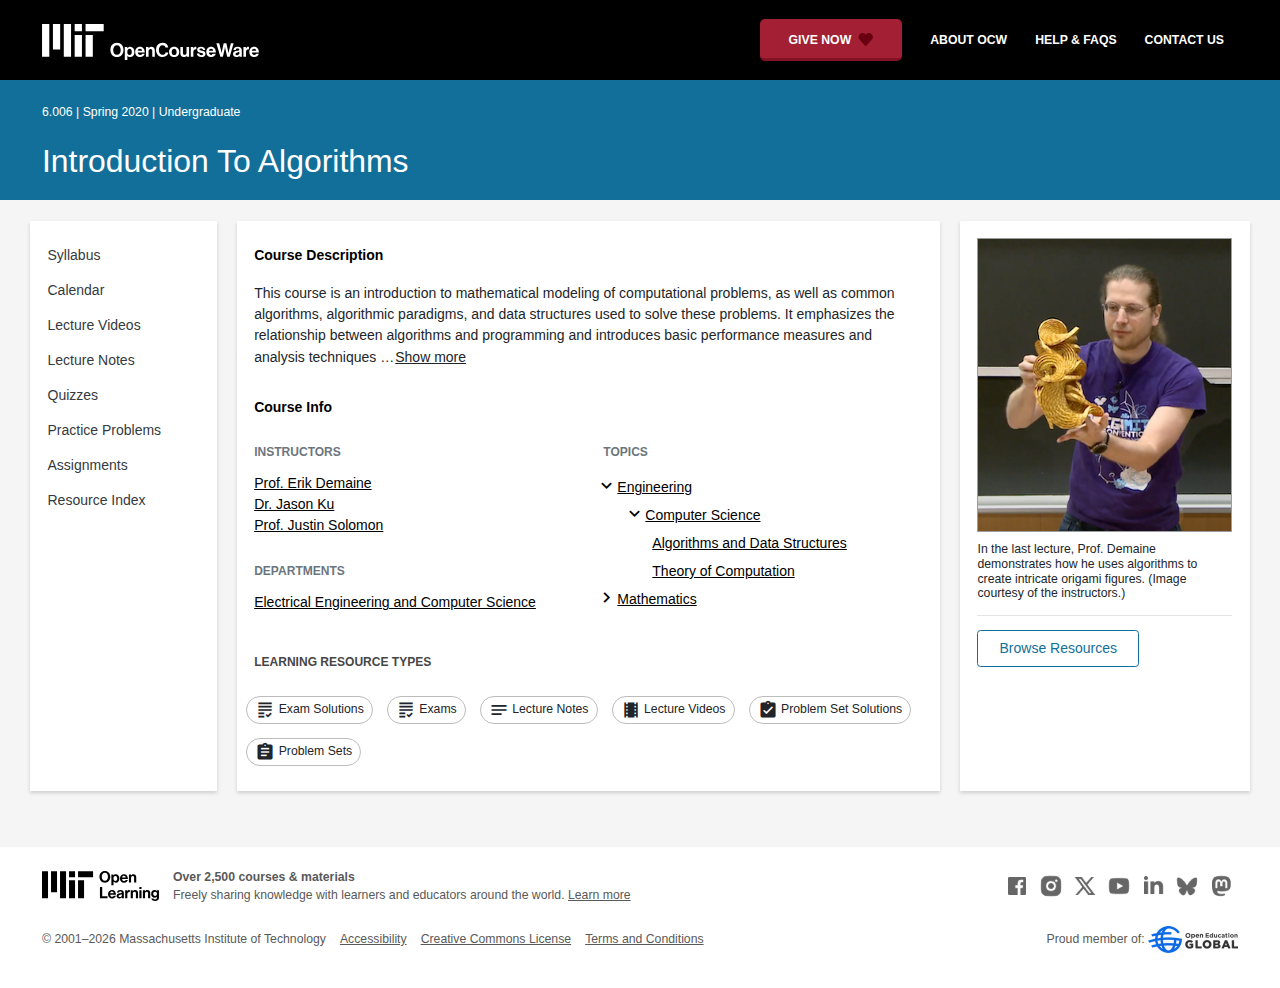
<file: 6.006-spring-2020/index.html>
<!doctype html>
<html lang="en">
<head>
	<meta name="generator" content="Hugo 0.142.0">
  
    
    <script>(function(w,d,s,l,i){w[l]=w[l]||[];w[l].push({'gtm.start':
    new Date().getTime(),event:'gtm.js'});var f=d.getElementsByTagName(s)[0],
    j=d.createElement(s),dl=l!='dataLayer'?'&l='+l:'';j.async=true;j.src=
    'https://www.googletagmanager.com/gtm.js?id='+i+dl;f.parentNode.insertBefore(j,f);
    })(window,document,'script','dataLayer','GTM-NMQZ25T');</script>
    
  
  




    
    <link href="./static_shared/css/course_offline.41451.css" rel="stylesheet">
    

    
    <link href="./static_shared/css/common.41451.css" rel="stylesheet">
    


  
  <meta charset="utf-8">
  <meta name="viewport" content="width=device-width, initial-scale=1, viewport-fit=cover">
  <meta name="description" content="This course is an introduction to mathematical modeling of computational problems, as well as common algorithms, algorithmic paradigms, and data structures used to solve these problems. It emphasizes the relationship between algorithms and programming and introduces basic performance measures and analysis techniques for these problems.
">
  <meta name="keywords" content="opencourseware,MIT OCW,courseware,MIT opencourseware,Free Courses,class notes,class syllabus,class materials,tutorials,online courses,MIT courses">
  
  <meta property="og:site_name" content="MIT OpenCourseWare">
  <meta property="og:type" content="website" />
  <meta property="og:url" content="https://ocw.mit.edu/courses/6-006-introduction-to-algorithms-spring-2020/" />
  <meta property="og:title" content="Introduction to Algorithms | Electrical Engineering and Computer Science | MIT OpenCourseWare" />
  <meta property="og:description" content="This course is an introduction to mathematical modeling of computational problems, as well as common algorithms, algorithmic paradigms, and data structures used to solve these problems. It emphasizes the relationship between algorithms and programming and introduces basic performance measures and analysis techniques for these problems.
" />

  

<meta property="og:image" content="https://ocw.mit.edu/courses/6-006-introduction-to-algorithms-spring-2020/5a62336c0a97b276d6141b0b7f070b5b_6-006s20.png" />
<meta name="twitter:card" content="summary_large_image" />
<meta name="twitter:site" content="@mitocw" />
<meta name="twitter:image:src" content="https://ocw.mit.edu/courses/6-006-introduction-to-algorithms-spring-2020/5a62336c0a97b276d6141b0b7f070b5b_6-006s20.png" />

  <link rel="canonical" href="https://ocw.mit.edu/courses/6-006-introduction-to-algorithms-spring-2020/" />

  <script type="application/ld+json">
      {
        "@context": "http://schema.org/",
        "@type" : "WebPage",
        "name": "MIT OpenCourseWare",
        "description": "This course is an introduction to mathematical modeling of computational problems, as well as common algorithms, algorithmic paradigms, and data structures used to solve these problems. It emphasizes the relationship between algorithms and programming and introduces basic performance measures and analysis techniques for these problems.\n",
        "license": "http://creativecommons.org/licenses/by-nc-sa/4.0/",
        "publisher": {
          "@type": "CollegeOrUniversity",
          "name": "MIT OpenCourseWare"
        }
      }
  </script>

  <title>Introduction to Algorithms | Electrical Engineering and Computer Science | MIT OpenCourseWare</title>
  <style>
  @font-face {
    font-family: 'Material Icons';
    font-style: normal;
    font-weight: 400;
    src: local('Material Icons'),
      local('MaterialIcons-Regular'),
      url(./static_shared/fonts/MaterialIcons-Regular.subset.84f45410d085472240e2.woff2) format('woff2'),
      url(./static_shared/fonts/MaterialIcons-Regular.subset.8167faf7e3a9170d282a.woff) format('woff'),
      url(./static_shared/fonts/MaterialIcons-Regular.subset.0beb27f30d92440091b4.ttf) format('truetype');
  }
  @font-face {
    font-family: 'Material Icons Round';
    font-style: normal;
    font-weight: 400;
    src: local("MaterialIcons-Round"),
    url(./static_shared/fonts/MaterialIconsRound-Regular.subset.7154eae1d0e60e0dabe4.woff2) format('woff2');
  }
  @font-face {
    font-family: 'Cardo Bold';
    font-style: normal;
    font-weight: bold;
    src: local('Cardo'),
      local('Cardo-Bold'),
      url(./static_shared/fonts/Cardo-Bold.d7bf1aa6f322a64b2fc3.ttf) format('truetype');
  }
  @font-face {
    font-family: 'Cardo Italic';
    font-style: italic;
    font-weight: 400;
    src: local('Cardo'),
      local('Cardo-Italic'),
      url(./static_shared/fonts/Cardo-Italic.0935d2ebbc05be3559b1.ttf) format('truetype');
  }
  @font-face {
    font-family: 'Helvetica Light';
    font-style: normal`;
    font-weight: 400;
    src: local('Helvetica Light'),
      local('Helvetica-Light'),
      url(./static_shared/fonts/Helvetica-Light.70359849afb40079a1c8.ttf) format('truetype');
  }
  .external-link.nav-link::after {
    background-image: url('./static_shared/images/external_link.58bbdd86c00a2c146c36.svg'); 
  }
  </style>
</head>


<body class="course-home-page">
  
  
  <noscript><iframe src="https://www.googletagmanager.com/ns.html?id=GTM-NMQZ25T" height="0" width="0"
      style="display:none;visibility:hidden"></iframe></noscript>
  
  

  <div class="overflow-auto">
    <span class="course-header">
      <div
  id="mobile-course-nav"
  class="navbar-offcanvas offcanvas-toggle offcanvas-toggle-close medium-and-below-only drawer">
  <h3 class="my-4 d-flex align-items-center justify-content-between">
    Browse Course Material
    <button
      class="btn"
      type="button"
      aria-label="Close Course Menu"
      onclick="$('#mobile-course-nav-toggle').click();"
      id="close-mobile-course-menu-button"
      >
      <img
        src="./static_shared/images/close_small.b0a2684ccc0da6407a56.svg"
        alt=""
        width="12px"
      />
    </button>
  </h3>
  

<nav class="course-nav" aria-label="Course materials">
  <ul class="w-100 m-auto list-unstyled">
    
      









<li class="course-nav-list-item">
  <div class="course-nav-parent d-flex flex-direction-row align-items-center justify-content-between">
    <span class="course-nav-text-wrapper">
      
        <a class="text-dark nav-link"
          data-uuid="806697d9-a77b-cfb5-791d-be64ae934dc9"
           href="./pages/syllabus/index.html" >
          Syllabus
        </a>
      
    </span>
    
  </div>
  
  <span class="medium-and-below-only"><hr/></span>
  
  <ul
    class="course-nav-child-nav m-auto collapse"
    id="nav-container_mobile_806697d9-a77b-cfb5-791d-be64ae934dc9"
    aria-labelledby="nav-button_mobile_806697d9-a77b-cfb5-791d-be64ae934dc9"
  >
    
  </ul>
</li>

    
      









<li class="course-nav-list-item">
  <div class="course-nav-parent d-flex flex-direction-row align-items-center justify-content-between">
    <span class="course-nav-text-wrapper">
      
        <a class="text-dark nav-link"
          data-uuid="7d2ea4af-b24a-df20-2423-9a0889bc50ab"
           href="./pages/calendar/index.html" >
          Calendar
        </a>
      
    </span>
    
  </div>
  
  <span class="medium-and-below-only"><hr/></span>
  
  <ul
    class="course-nav-child-nav m-auto collapse"
    id="nav-container_mobile_7d2ea4af-b24a-df20-2423-9a0889bc50ab"
    aria-labelledby="nav-button_mobile_7d2ea4af-b24a-df20-2423-9a0889bc50ab"
  >
    
  </ul>
</li>

    
      









<li class="course-nav-list-item">
  <div class="course-nav-parent d-flex flex-direction-row align-items-center justify-content-between">
    <span class="course-nav-text-wrapper">
      
        <a class="text-dark nav-link"
          data-uuid="2dd8a6bf-697c-cc23-b282-ae6f9dec5b6f"
           href="./video_galleries/lecture-videos/index.html" >
          Lecture Videos
        </a>
      
    </span>
    
  </div>
  
  <span class="medium-and-below-only"><hr/></span>
  
  <ul
    class="course-nav-child-nav m-auto collapse"
    id="nav-container_mobile_2dd8a6bf-697c-cc23-b282-ae6f9dec5b6f"
    aria-labelledby="nav-button_mobile_2dd8a6bf-697c-cc23-b282-ae6f9dec5b6f"
  >
    
  </ul>
</li>

    
      









<li class="course-nav-list-item">
  <div class="course-nav-parent d-flex flex-direction-row align-items-center justify-content-between">
    <span class="course-nav-text-wrapper">
      
        <a class="text-dark nav-link"
          data-uuid="51ba9637-0a92-32f2-88ab-0bef851c9ad4"
           href="./pages/lecture-notes/index.html" >
          Lecture Notes
        </a>
      
    </span>
    
  </div>
  
  <span class="medium-and-below-only"><hr/></span>
  
  <ul
    class="course-nav-child-nav m-auto collapse"
    id="nav-container_mobile_51ba9637-0a92-32f2-88ab-0bef851c9ad4"
    aria-labelledby="nav-button_mobile_51ba9637-0a92-32f2-88ab-0bef851c9ad4"
  >
    
  </ul>
</li>

    
      









<li class="course-nav-list-item">
  <div class="course-nav-parent d-flex flex-direction-row align-items-center justify-content-between">
    <span class="course-nav-text-wrapper">
      
        <a class="text-dark nav-link"
          data-uuid="400e6a8d-35c4-e497-f645-fe19629c58f3"
           href="./pages/quizzes/index.html" >
          Quizzes
        </a>
      
    </span>
    
  </div>
  
  <span class="medium-and-below-only"><hr/></span>
  
  <ul
    class="course-nav-child-nav m-auto collapse"
    id="nav-container_mobile_400e6a8d-35c4-e497-f645-fe19629c58f3"
    aria-labelledby="nav-button_mobile_400e6a8d-35c4-e497-f645-fe19629c58f3"
  >
    
  </ul>
</li>

    
      









<li class="course-nav-list-item">
  <div class="course-nav-parent d-flex flex-direction-row align-items-center justify-content-between">
    <span class="course-nav-text-wrapper">
      
        <a class="text-dark nav-link"
          data-uuid="60da50f1-00f1-a813-476b-6e6a65e98226"
           href="./pages/practice-problems/index.html" >
          Practice Problems
        </a>
      
    </span>
    
  </div>
  
  <span class="medium-and-below-only"><hr/></span>
  
  <ul
    class="course-nav-child-nav m-auto collapse"
    id="nav-container_mobile_60da50f1-00f1-a813-476b-6e6a65e98226"
    aria-labelledby="nav-button_mobile_60da50f1-00f1-a813-476b-6e6a65e98226"
  >
    
  </ul>
</li>

    
      









<li class="course-nav-list-item">
  <div class="course-nav-parent d-flex flex-direction-row align-items-center justify-content-between">
    <span class="course-nav-text-wrapper">
      
        <a class="text-dark nav-link"
          data-uuid="bdb6c046-d849-dd11-ab64-cdea4975d145"
           href="./pages/assignments/index.html" >
          Assignments
        </a>
      
    </span>
    
  </div>
  
  <span class="medium-and-below-only"><hr/></span>
  
  <ul
    class="course-nav-child-nav m-auto collapse"
    id="nav-container_mobile_bdb6c046-d849-dd11-ab64-cdea4975d145"
    aria-labelledby="nav-button_mobile_bdb6c046-d849-dd11-ab64-cdea4975d145"
  >
    
  </ul>
</li>

    
      









<li class="course-nav-list-item">
  <div class="course-nav-parent d-flex flex-direction-row align-items-center justify-content-between">
    <span class="course-nav-text-wrapper">
      
        <a class="text-dark nav-link"
          data-uuid="d8f3bab7-a81a-a2de-20cc-c78674a64694"
           href="./pages/resource-index/index.html" >
          Resource Index
        </a>
      
    </span>
    
  </div>
  
  <span class="medium-and-below-only"><hr/></span>
  
  <ul
    class="course-nav-child-nav m-auto collapse"
    id="nav-container_mobile_d8f3bab7-a81a-a2de-20cc-c78674a64694"
    aria-labelledby="nav-button_mobile_d8f3bab7-a81a-a2de-20cc-c78674a64694"
  >
    
  </ul>
</li>

    
  </ul>
</nav>

</div>

      <div
  id="course-info-drawer"
  class="bg-faded pt-3 bg-light navbar-offcanvas navbar-offcanvas-right medium-and-below-only drawer"
>
  <div class="col-12">
    <button
      class="btn close-mobile-course-info"
      type="button"
      aria-label="Close Course Info"
      onclick="$('#mobile-course-info-toggle').click();"
      id="close-mobile-course-info-button"
      >
      <img
        class=""
        src="./static_shared/images/close_small.b0a2684ccc0da6407a56.svg"
        alt=""
        width="12px"
      />
    </button>
  </div>
    

<div class="course-info">
  <div class="course-detail-title bg-light-gray">
    <h2 class="font-black py-1 pl-3 m-0">
      Course Info
    </h2>
  </div>
  <div class="px-3 mt-4">
    <div class="row">
      <div class="col-12 ">
        
        <div class="">
          
          <h5 class="panel-course-info-title ">
            Instructors
            </h5>
          <div class="course-info-content panel-course-info-text">
            




<ul class="list-unstyled m-0">
  
  
  
    
  
  <li>
    <a   class="course-info-instructor strip-link-offline"    href="https://ocw.mit.edu/search/?q=Prof.&#43;Erik&#43;Demaine"  >Prof. Erik Demaine</a>
  </li>
  
  
  
    
  
  <li>
    <a   class="course-info-instructor strip-link-offline"    href="https://ocw.mit.edu/search/?q=Dr.&#43;Jason&#43;Ku"  >Dr. Jason Ku</a>
  </li>
  
  
  
    
  
  <li>
    <a   class="course-info-instructor strip-link-offline"    href="https://ocw.mit.edu/search/?q=Prof.&#43;Justin&#43;Solomon"  >Prof. Justin Solomon</a>
  </li>
  
</ul>


          </div>
        </div>
        
        
          
          
            <div class="mt-4">
              <h5 class="panel-course-info-title ">
                Departments
              </h5>
              <div class="course-info-content panel-course-info-text">
                




<ul class="list-unstyled m-0">
  
  
  
    
  
  <li>
    <a   class="course-info-department strip-link-offline"    href="https://ocw.mit.edu/search/?d=Electrical&#43;Engineering&#43;and&#43;Computer&#43;Science"  >Electrical Engineering and Computer Science</a>
  </li>
  
</ul>


              </div>
            </div>
          
         
        
        <div class="mt-4">
          <h5 class="panel-course-info-title ">
            As Taught In
          </h5>
          <div class="course-info-content panel-course-info-text">
            Spring
            
              2020
            
          </div>
        </div>

        <div class="mt-4">
          <h5 class="panel-course-info-title ">
            Level
          </h5>
          <div class="course-info-content panel-course-info-text">
            
              
                <a   class=" strip-link-offline"    href="https://ocw.mit.edu/search/?l=Undergraduate"  >Undergraduate</a><br />
              
            
          </div>
        </div>
        
      </div>

      
    </div>
  </div>
</div>

  





<div class=" mt-4">
  <h5 class="panel-course-info-title ">
    Topics
  </h5>
  <ul class="list-unstyled pb-2 m-0 panel-course-info-text">
      <li>








<div class="position-relative pt-1 pb-1 pl-4 ml-n2 ">
  
  <button
    type="button"
    class="topic-toggle border-0 bg-transparent pl-0"
    data-target="#subtopic-container_mobile_0"
    data-toggle="collapse"
    aria-controls="subtopic-container_mobile_0"
    aria-expanded="true"
    aria-label="Engineering subtopics"
  >
    <i aria-hidden="true" class="material-icons"></i>
  </button>
  
  <span class="topic-text-wrapper">
    <a   class="text-black course-info-topic strip-link-offline"    href="https://ocw.mit.edu/search/?t=Engineering"  >Engineering</a></span>
</div>

<ul
  class="pl-4 subtopic-container collapse show list-unstyled"
  id="subtopic-container_mobile_0"
  aria-label="Subtopics"
>
  
  
  
  <li>
    <div class="position-relative pt-1 pb-1  pl-4 ">
      
      <button
        class="topic-toggle border-0 bg-transparent pl-0"
        data-target="#speciality-container_mobile_0_0"
        data-toggle="collapse"
        aria-controls="speciality-container_mobile_0_0"
        aria-expanded="true"
        aria-label="Computer Science specialties"
      >
        <i aria-hidden="true" class="material-icons"></i>
      </button>
      
      <span class="topic-text-wrapper">
        
        <a   class="text-black course-info-topic strip-link-offline"    href="https://ocw.mit.edu/search/?t=Computer&#43;Science"  >Computer Science</a></span>
    </div>
    <ul
      class="collapse show list-unstyled"
      id="speciality-container_mobile_0_0"
      aria-label="Specialties"
    >
      
      <li class="pt-1 pb-1 pl-5">
        <span class="topic-text-wrapper">
          
          <a   class="text-black course-info-topic strip-link-offline"    href="https://ocw.mit.edu/search/?t=Algorithms&#43;and&#43;Data&#43;Structures"  >Algorithms and Data Structures</a></span>
      </li>
      
      <li class="pt-1 pb-1 pl-5">
        <span class="topic-text-wrapper">
          
          <a   class="text-black course-info-topic strip-link-offline"    href="https://ocw.mit.edu/search/?t=Theory&#43;of&#43;Computation"  >Theory of Computation</a></span>
      </li>
      
    </ul>
    
  </li>
  
</ul>

</li>
      <li>








<div class="position-relative pt-1 pb-1 pl-4 ml-n2 ">
  
  <button
    type="button"
    class="topic-toggle border-0 bg-transparent pl-0"
    data-target="#subtopic-container_mobile_1"
    data-toggle="collapse"
    aria-controls="subtopic-container_mobile_1"
    aria-expanded="false"
    aria-label="Mathematics subtopics"
  >
    <i aria-hidden="true" class="material-icons"></i>
  </button>
  
  <span class="topic-text-wrapper">
    <a   class="text-black course-info-topic strip-link-offline"    href="https://ocw.mit.edu/search/?t=Mathematics"  >Mathematics</a></span>
</div>

<ul
  class="pl-4 subtopic-container collapse list-unstyled"
  id="subtopic-container_mobile_1"
  aria-label="Subtopics"
>
  
  
  
  <li>
    <div class="position-relative pt-1 pb-1  pl-2 ">
      
      <span class="topic-text-wrapper">
        
        <a   class="text-black course-info-topic strip-link-offline"    href="https://ocw.mit.edu/search/?t=Computation"  >Computation</a></span>
    </div>
    <ul
      class="collapse list-unstyled"
      id="speciality-container_mobile_1_0"
      aria-label="Specialties"
    >
      
    </ul>
    
  </li>
  
</ul>

</li>
      
  </ul>
</div>

  



<div class="">
  <h5 class="course-detail-title panel-course-info-title mt-3">
    Learning Resource Types
  </h5>
  <div>
    <div class="row d-inline m-0">
      
        <div class="panel-course-info-text my-2">
          

<div class="">
  <div class="d-flex">
    <i aria-hidden="true" class="material-icons pr-1">grading</i>
    <span>Exam Solutions</span>
  </div>
</div>

        </div>
      
        <div class="panel-course-info-text my-2">
          

<div class="">
  <div class="d-flex">
    <i aria-hidden="true" class="material-icons pr-1">grading</i>
    <span>Exams</span>
  </div>
</div>

        </div>
      
        <div class="panel-course-info-text my-2">
          

<div class="">
  <div class="d-flex">
    <i aria-hidden="true" class="material-icons pr-1">notes</i>
    <span>Lecture Notes</span>
  </div>
</div>

        </div>
      
        <div class="panel-course-info-text my-2">
          

<div class="">
  <div class="d-flex">
    <i aria-hidden="true" class="material-icons pr-1">theaters</i>
    <span>Lecture Videos</span>
  </div>
</div>

        </div>
      
        <div class="panel-course-info-text my-2">
          

<div class="">
  <div class="d-flex">
    <i aria-hidden="true" class="material-icons pr-1">assignment_turned_in</i>
    <span>Problem Set Solutions</span>
  </div>
</div>

        </div>
      
        <div class="panel-course-info-text my-2">
          

<div class="">
  <div class="d-flex">
    <i aria-hidden="true" class="material-icons pr-1">assignment</i>
    <span>Problem Sets</span>
  </div>
</div>

        </div>
      
    </div>
  </div>
</div>


  


<hr>
<div class="pb-3">
  <a class="download-course-link-button btn btn-outline-primary btn-link link-button text-decoration-none px-4 py-2"
    role="button"
    href="./download/index.html">
    <div class="text-center w-100">Browse Resources</div>
  </a>
</div>

</div>

      





<div id="mobile-header" class="position-relative bg-black medium-and-below-only">
  <nav class="navbar navbar-expand-lg navbar-dark bg-black d-flex">
    <button
      class="navbar-toggler"
      type="button"
      data-toggle="collapse"
      data-target="#navbarSupportedContent"
      aria-controls="navbarSupportedContent"
      aria-expanded="false"
      aria-label="Toggle navigation"
    >
      <i class="material-icons display-4 text-white align-bottom">menu</i>
    </button>
    <div class="mx-auto">
      <a href="https://ocw.mit.edu/">
        <img width="200" src="./static_shared/images/ocw_logo_white.cabdc9a745b03db3dad4.svg" alt="MIT OpenCourseWare"/>
      </a>
    </div>
    <div class="user-menu-container"></div>
    <div class="collapse navbar-collapse" id="navbarSupportedContent">
      <ul class="navbar-nav mr-auto pl-2 pt-2">
        <li class="nav-item"></li>
        <li class="nav-item">
          <a   class="nav-link"    href="https://giving.mit.edu/give/to/ocw/?utm_source=ocw&amp;utm_medium=homepage_banner&amp;utm_campaign=nextgen_home"  >Give Now</a>
        </li>
        <li class="nav-item">
          <a   class="nav-link"    href="https://ocw.mit.edu/about"  >About OCW</a>
        </li>
        <li class="nav-item">
          <a   class="nav-link"   target="_blank"   href="https://mitocw.zendesk.com/hc/en-us"  >Help &amp; Faqs</a>
        </li>
        <li class="nav-item">
          <a   class="nav-link"    href="https://ocw.mit.edu/contact"  >Contact Us</a>
        </li>
      </ul>
    </div>
  </nav>
</div>


<div id="desktop-header">
  <div class="contents">
    <div class="left">
      <div class="ocw-logo">
        <a href="https://ocw.mit.edu/">
          <img src="./static_shared/images/ocw_logo_white.cabdc9a745b03db3dad4.svg" alt="MIT OpenCourseWare" />
        </a>
      </div>
    </div>
    <div class="right">
      
      <a class="give-button text-white text-decoration-none font-weight-bold small-link d-flex align-items-center" aria-label="Give Now - Donate to MIT OpenCourseWare" href="https://giving.mit.edu/give/to/ocw/?utm_source=ocw&amp;utm_medium=homepage_banner&amp;utm_campaign=nextgen_home">
        <span class="m-0 pr-2">GIVE NOW</span>
        <img src="./static_shared/images/heart_burgundy.e7c8635e8cc6538b89fa.svg" class="heart-burgundy" alt="" />
      </a>
      <a   class="text-white text-decoration-none font-weight-bold pl-5 pr-3 py-2"    href="https://ocw.mit.edu/about"  >about ocw</a>
      <a   class="text-white text-decoration-none font-weight-bold px-3 py-2"   target="_blank"   href="https://mitocw.zendesk.com/hc/en-us"  >help &amp; faqs</a>
      <a   class="text-white text-decoration-none font-weight-bold px-3 py-2"    href="https://ocw.mit.edu/contact"  >contact us</a>
      <div class="user-menu-container"></div>
    </div>
  </div>
</div>

<div id="user-list-modal-container"></div>
<div id="create-user-list-modal-container"></div>
      

<div id="course-banner" class="p-0">
  <div class="max-content-width course-banner-content m-auto py-3">
    <div class="row">
    <div class="col-11">
      
      <span class="course-number-term-detail">6.006 | Spring 2020 | Undergraduate</span>
      <br>
      <br>
      <h1>
        <a
          class="text-capitalize m-0 text-white"
          href="./index.html"
        >Introduction to Algorithms</a>
      </h1>
    </div>
    <div class="col-1"><div class="bookmark-button-container" data-resourcereadableid="6.006&#43;spring_2020"></div>
    </div>
    </div>
  </div>
</div>

    </span>
    <div id="course-main-content">
      <div class="row">
        <div class="col-12 course-home-grid">
          <div class="medium-and-below-only mb-3">
            <div>
  <button
    id="mobile-course-nav-toggle"
    class="mobile-course-nav-toggle-btn d-inline-flex align-items-center offcanvas-toggle"
    data-toggle="offcanvas"
    data-target="#mobile-course-nav"
  >
    <img src="./static_shared/images/expand.a062b1c47b121e3c7e03.svg" alt=""/>
    <span class="pl-1">Menu</span>
  </button>
</div>

          </div>
        </div>
      </div>
      <div class="row course-cards">
        <div class="col-2 course-home-grid large-and-above-only">
          <div class="card">
  <div class="card-body pr-2">
    

<nav class="course-nav" aria-label="Course materials">
  <ul class="w-100 m-auto list-unstyled">
    
      









<li class="course-nav-list-item">
  <div class="course-nav-parent d-flex flex-direction-row align-items-center justify-content-between">
    <span class="course-nav-text-wrapper">
      
        <a class="text-dark nav-link"
          data-uuid="806697d9-a77b-cfb5-791d-be64ae934dc9"
           href="./pages/syllabus/index.html" >
          Syllabus
        </a>
      
    </span>
    
  </div>
  
  <span class="medium-and-below-only"><hr/></span>
  
  <ul
    class="course-nav-child-nav m-auto collapse"
    id="nav-container_desktop_806697d9-a77b-cfb5-791d-be64ae934dc9"
    aria-labelledby="nav-button_desktop_806697d9-a77b-cfb5-791d-be64ae934dc9"
  >
    
  </ul>
</li>

    
      









<li class="course-nav-list-item">
  <div class="course-nav-parent d-flex flex-direction-row align-items-center justify-content-between">
    <span class="course-nav-text-wrapper">
      
        <a class="text-dark nav-link"
          data-uuid="7d2ea4af-b24a-df20-2423-9a0889bc50ab"
           href="./pages/calendar/index.html" >
          Calendar
        </a>
      
    </span>
    
  </div>
  
  <span class="medium-and-below-only"><hr/></span>
  
  <ul
    class="course-nav-child-nav m-auto collapse"
    id="nav-container_desktop_7d2ea4af-b24a-df20-2423-9a0889bc50ab"
    aria-labelledby="nav-button_desktop_7d2ea4af-b24a-df20-2423-9a0889bc50ab"
  >
    
  </ul>
</li>

    
      









<li class="course-nav-list-item">
  <div class="course-nav-parent d-flex flex-direction-row align-items-center justify-content-between">
    <span class="course-nav-text-wrapper">
      
        <a class="text-dark nav-link"
          data-uuid="2dd8a6bf-697c-cc23-b282-ae6f9dec5b6f"
           href="./video_galleries/lecture-videos/index.html" >
          Lecture Videos
        </a>
      
    </span>
    
  </div>
  
  <span class="medium-and-below-only"><hr/></span>
  
  <ul
    class="course-nav-child-nav m-auto collapse"
    id="nav-container_desktop_2dd8a6bf-697c-cc23-b282-ae6f9dec5b6f"
    aria-labelledby="nav-button_desktop_2dd8a6bf-697c-cc23-b282-ae6f9dec5b6f"
  >
    
  </ul>
</li>

    
      









<li class="course-nav-list-item">
  <div class="course-nav-parent d-flex flex-direction-row align-items-center justify-content-between">
    <span class="course-nav-text-wrapper">
      
        <a class="text-dark nav-link"
          data-uuid="51ba9637-0a92-32f2-88ab-0bef851c9ad4"
           href="./pages/lecture-notes/index.html" >
          Lecture Notes
        </a>
      
    </span>
    
  </div>
  
  <span class="medium-and-below-only"><hr/></span>
  
  <ul
    class="course-nav-child-nav m-auto collapse"
    id="nav-container_desktop_51ba9637-0a92-32f2-88ab-0bef851c9ad4"
    aria-labelledby="nav-button_desktop_51ba9637-0a92-32f2-88ab-0bef851c9ad4"
  >
    
  </ul>
</li>

    
      









<li class="course-nav-list-item">
  <div class="course-nav-parent d-flex flex-direction-row align-items-center justify-content-between">
    <span class="course-nav-text-wrapper">
      
        <a class="text-dark nav-link"
          data-uuid="400e6a8d-35c4-e497-f645-fe19629c58f3"
           href="./pages/quizzes/index.html" >
          Quizzes
        </a>
      
    </span>
    
  </div>
  
  <span class="medium-and-below-only"><hr/></span>
  
  <ul
    class="course-nav-child-nav m-auto collapse"
    id="nav-container_desktop_400e6a8d-35c4-e497-f645-fe19629c58f3"
    aria-labelledby="nav-button_desktop_400e6a8d-35c4-e497-f645-fe19629c58f3"
  >
    
  </ul>
</li>

    
      









<li class="course-nav-list-item">
  <div class="course-nav-parent d-flex flex-direction-row align-items-center justify-content-between">
    <span class="course-nav-text-wrapper">
      
        <a class="text-dark nav-link"
          data-uuid="60da50f1-00f1-a813-476b-6e6a65e98226"
           href="./pages/practice-problems/index.html" >
          Practice Problems
        </a>
      
    </span>
    
  </div>
  
  <span class="medium-and-below-only"><hr/></span>
  
  <ul
    class="course-nav-child-nav m-auto collapse"
    id="nav-container_desktop_60da50f1-00f1-a813-476b-6e6a65e98226"
    aria-labelledby="nav-button_desktop_60da50f1-00f1-a813-476b-6e6a65e98226"
  >
    
  </ul>
</li>

    
      









<li class="course-nav-list-item">
  <div class="course-nav-parent d-flex flex-direction-row align-items-center justify-content-between">
    <span class="course-nav-text-wrapper">
      
        <a class="text-dark nav-link"
          data-uuid="bdb6c046-d849-dd11-ab64-cdea4975d145"
           href="./pages/assignments/index.html" >
          Assignments
        </a>
      
    </span>
    
  </div>
  
  <span class="medium-and-below-only"><hr/></span>
  
  <ul
    class="course-nav-child-nav m-auto collapse"
    id="nav-container_desktop_bdb6c046-d849-dd11-ab64-cdea4975d145"
    aria-labelledby="nav-button_desktop_bdb6c046-d849-dd11-ab64-cdea4975d145"
  >
    
  </ul>
</li>

    
      









<li class="course-nav-list-item">
  <div class="course-nav-parent d-flex flex-direction-row align-items-center justify-content-between">
    <span class="course-nav-text-wrapper">
      
        <a class="text-dark nav-link"
          data-uuid="d8f3bab7-a81a-a2de-20cc-c78674a64694"
           href="./pages/resource-index/index.html" >
          Resource Index
        </a>
      
    </span>
    
  </div>
  
  <span class="medium-and-below-only"><hr/></span>
  
  <ul
    class="course-nav-child-nav m-auto collapse"
    id="nav-container_desktop_d8f3bab7-a81a-a2de-20cc-c78674a64694"
    aria-labelledby="nav-button_desktop_d8f3bab7-a81a-a2de-20cc-c78674a64694"
  >
    
  </ul>
</li>

    
  </ul>
</nav>

  </div>
</div>

        </div>
        <div class="col-12 col-md-8 col-lg-7 course-home-grid">
          <div class="card">
  <div class="card-body">
    <section class="course-detail-section">
      


  
  
  

<div id="course-description">
  <h4 class="course-detail-title">
    Course Description
  </h4>
  
  <div id="collapsed-description" class="description">This course is an introduction to mathematical modeling of computational problems, as well as common algorithms, algorithmic paradigms, and data structures used to solve these problems. It emphasizes the relationship between algorithms and programming and introduces basic performance measures and analysis techniques …<button id="expand-description" type="button" class="btn btn-link link-button p-0">Show more</button></div>
  <div id="expanded-description" class="description d-none">This course is an introduction to mathematical modeling of computational problems, as well as common algorithms, algorithmic paradigms, and data structures used to solve these problems. It emphasizes the relationship between algorithms and programming and introduces basic performance measures and analysis techniques for these problems.<button id="collapse-description" type="button" class="btn btn-link link-button p-0">Show less</button></div>
  
</div>

    </section>

    <section class="course-detail-section">
        

<div class="course-info">
  <div class="course-detail-title ">
    <h2 class="font-black ">
      Course Info
    </h2>
  </div>
  <div class="">
    <div class="row">
      <div class="col-12 col-sm-6">
        
        <div class="">
          
          <h5 class=" text-muted ">
            Instructors
            </h5>
          <div class="course-info-content ">
            




<ul class="list-unstyled m-0">
  
  
  
    
  
  <li>
    <a   class="course-info-instructor strip-link-offline"    href="https://ocw.mit.edu/search/?q=Prof.&#43;Erik&#43;Demaine"  >Prof. Erik Demaine</a>
  </li>
  
  
  
    
  
  <li>
    <a   class="course-info-instructor strip-link-offline"    href="https://ocw.mit.edu/search/?q=Dr.&#43;Jason&#43;Ku"  >Dr. Jason Ku</a>
  </li>
  
  
  
    
  
  <li>
    <a   class="course-info-instructor strip-link-offline"    href="https://ocw.mit.edu/search/?q=Prof.&#43;Justin&#43;Solomon"  >Prof. Justin Solomon</a>
  </li>
  
</ul>


          </div>
        </div>
        
        
          
          
            <div class="mt-4">
              <h5 class=" text-muted ">
                Departments
              </h5>
              <div class="course-info-content ">
                




<ul class="list-unstyled m-0">
  
  
  
    
  
  <li>
    <a   class="course-info-department strip-link-offline"    href="https://ocw.mit.edu/search/?d=Electrical&#43;Engineering&#43;and&#43;Computer&#43;Science"  >Electrical Engineering and Computer Science</a>
  </li>
  
</ul>


              </div>
            </div>
          
         
        
      </div>

      
      <div class="col-12 col-sm-6">
        <div class="mt-4 mt-sm-0">
          





<div class=" ">
  <h5 class=" text-muted ">
    Topics
  </h5>
  <ul class="list-unstyled pb-2 m-0 ">
      <li>








<div class="position-relative pt-1 pb-1 pl-4 ml-n2 ">
  
  <button
    type="button"
    class="topic-toggle border-0 bg-transparent pl-0"
    data-target="#subtopic-container_desktop_0"
    data-toggle="collapse"
    aria-controls="subtopic-container_desktop_0"
    aria-expanded="true"
    aria-label="Engineering subtopics"
  >
    <i aria-hidden="true" class="material-icons"></i>
  </button>
  
  <span class="topic-text-wrapper">
    <a   class="text-black course-info-topic strip-link-offline"    href="https://ocw.mit.edu/search/?t=Engineering"  >Engineering</a></span>
</div>

<ul
  class="pl-4 subtopic-container collapse show list-unstyled"
  id="subtopic-container_desktop_0"
  aria-label="Subtopics"
>
  
  
  
  <li>
    <div class="position-relative pt-1 pb-1  pl-4 ">
      
      <button
        class="topic-toggle border-0 bg-transparent pl-0"
        data-target="#speciality-container_desktop_0_0"
        data-toggle="collapse"
        aria-controls="speciality-container_desktop_0_0"
        aria-expanded="true"
        aria-label="Computer Science specialties"
      >
        <i aria-hidden="true" class="material-icons"></i>
      </button>
      
      <span class="topic-text-wrapper">
        
        <a   class="text-black course-info-topic strip-link-offline"    href="https://ocw.mit.edu/search/?t=Computer&#43;Science"  >Computer Science</a></span>
    </div>
    <ul
      class="collapse show list-unstyled"
      id="speciality-container_desktop_0_0"
      aria-label="Specialties"
    >
      
      <li class="pt-1 pb-1 pl-5">
        <span class="topic-text-wrapper">
          
          <a   class="text-black course-info-topic strip-link-offline"    href="https://ocw.mit.edu/search/?t=Algorithms&#43;and&#43;Data&#43;Structures"  >Algorithms and Data Structures</a></span>
      </li>
      
      <li class="pt-1 pb-1 pl-5">
        <span class="topic-text-wrapper">
          
          <a   class="text-black course-info-topic strip-link-offline"    href="https://ocw.mit.edu/search/?t=Theory&#43;of&#43;Computation"  >Theory of Computation</a></span>
      </li>
      
    </ul>
    
  </li>
  
</ul>

</li>
      <li>








<div class="position-relative pt-1 pb-1 pl-4 ml-n2 ">
  
  <button
    type="button"
    class="topic-toggle border-0 bg-transparent pl-0"
    data-target="#subtopic-container_desktop_1"
    data-toggle="collapse"
    aria-controls="subtopic-container_desktop_1"
    aria-expanded="false"
    aria-label="Mathematics subtopics"
  >
    <i aria-hidden="true" class="material-icons"></i>
  </button>
  
  <span class="topic-text-wrapper">
    <a   class="text-black course-info-topic strip-link-offline"    href="https://ocw.mit.edu/search/?t=Mathematics"  >Mathematics</a></span>
</div>

<ul
  class="pl-4 subtopic-container collapse list-unstyled"
  id="subtopic-container_desktop_1"
  aria-label="Subtopics"
>
  
  
  
  <li>
    <div class="position-relative pt-1 pb-1  pl-2 ">
      
      <span class="topic-text-wrapper">
        
        <a   class="text-black course-info-topic strip-link-offline"    href="https://ocw.mit.edu/search/?t=Computation"  >Computation</a></span>
    </div>
    <ul
      class="collapse list-unstyled"
      id="speciality-container_desktop_1_0"
      aria-label="Specialties"
    >
      
    </ul>
    
  </li>
  
</ul>

</li>
      
  </ul>
</div>

        </div>
      </div>
      
    </div>
  </div>
</div>

    </section>

    <section class="course-detail-section">
      



<div class="">
  <h5 class="course-detail-title ">
    Learning Resource Types
  </h5>
  <div>
    <div class="row ">
      
        <div class=" m-2 ">
          

<div class="learning-resource-type-item">
  <div class="d-flex">
    <i aria-hidden="true" class="material-icons pr-1">grading</i>
    <span>Exam Solutions</span>
  </div>
</div>

        </div>
      
        <div class=" m-2 ">
          

<div class="learning-resource-type-item">
  <div class="d-flex">
    <i aria-hidden="true" class="material-icons pr-1">grading</i>
    <span>Exams</span>
  </div>
</div>

        </div>
      
        <div class=" m-2 ">
          

<div class="learning-resource-type-item">
  <div class="d-flex">
    <i aria-hidden="true" class="material-icons pr-1">notes</i>
    <span>Lecture Notes</span>
  </div>
</div>

        </div>
      
        <div class=" m-2 ">
          

<div class="learning-resource-type-item">
  <div class="d-flex">
    <i aria-hidden="true" class="material-icons pr-1">theaters</i>
    <span>Lecture Videos</span>
  </div>
</div>

        </div>
      
        <div class=" m-2 ">
          

<div class="learning-resource-type-item">
  <div class="d-flex">
    <i aria-hidden="true" class="material-icons pr-1">assignment_turned_in</i>
    <span>Problem Set Solutions</span>
  </div>
</div>

        </div>
      
        <div class=" m-2 ">
          

<div class="learning-resource-type-item">
  <div class="d-flex">
    <i aria-hidden="true" class="material-icons pr-1">assignment</i>
    <span>Problem Sets</span>
  </div>
</div>

        </div>
      
    </div>
  </div>
</div>


    </section>
  </div>
</div>

        </div>
        <div class="col-12 col-md-4 col-lg-3 mb-3 mb-md-0 course-home-grid">
          <div class="card">
  <div class="card-body">
    <div class="course-image-section-container">
      <div class="course-image-container">
        <div class="d-flex flex-column">
          <img class="course-image" src="./static_resources/5a62336c0a97b276d6141b0b7f070b5b_6-006s20.png"
            alt="Prof. Demaine holds up a swirling origami figure."
          />
        </div>
        <div class="course-image-caption">
          <span>In the last lecture, Prof. Demaine demonstrates how he uses algorithms to create intricate origami figures. (Image courtesy of the instructors.)</span>
        </div>
      </div>
      <div>
        


<hr>
<div class="pb-3">
  <a class="download-course-link-button btn btn-outline-primary btn-link link-button text-decoration-none px-4 py-2"
    role="button"
    href="./download/index.html">
    <div class="text-center w-100">Browse Resources</div>
  </a>
</div>

      </div>
    </div>
  </div>
</div>

        </div>
      </div>
    </div>
    
<div class="footer">
    <div class="footer-main-content mx-auto">
    	<div class="col-12 px-0">
        	<div class="row align-items-center mx-0">
            	<div class="col-12 col-md-8 px-0">
					<div class="d-md-flex align-items-center">
						<a href="https://openlearning.mit.edu/" target="_blank">
							<img width="117px" src="./static_shared/images/mit_ol.4165342f87abb1da46fd.svg" alt="MIT Open Learning" />
						</a>
						<div class="ml-md-3 mt-4 mt-md-0">
							<div class="font-weight-bold">
								Over 2,500 courses & materials
							</div>
							<div>
								Freely sharing knowledge with learners and educators around the world. <a href='https://ocw.mit.edu/about'>Learn more</a>
							</div>
						</div>
					</div>
            	</div>
				<div class="col-12 col-md-4 px-0 d-none d-md-block">
					<div class="d-flex justify-content-md-end">
	<div>
		<a href="https://www.facebook.com/MITOCW" target="_blank">
			<img class="footer-social-icon ml-0" src="./static_shared/images/Facebook.d1f5caeb73d7d12505a2.png" alt="facebook"/>
		</a>
	</div>
	<div>
		<a href="https://www.instagram.com/mitocw" target="_blank">
			<img class="footer-social-icon" src="./static_shared/images/Instagram.4df41828ffee4ff33d8a.png" alt="instagram"/>
		</a>
	</div>
	<div>
		<a href="https://twitter.com/MITOCW" target="_blank">
			<img class="footer-social-icon" src="./static_shared/images/x-formerly-twitter-black.f8c75ad9f42902726d25.png" alt="x (formerly twitter)"/>
		</a>
	</div>
	<div>
		<a href="https://www.youtube.com/mitocw" target="_blank">
			<img class="footer-social-icon" src="./static_shared/images/Youtube.7c9f62c4f1dc9515ebb4.png" alt="youtube"/>
		</a>
	</div>
	<div>
		<a href="https://www.linkedin.com/company/mit-opencourseware/" target="_blank">
			<img class="footer-social-icon nudge-up" src="./static_shared/images/linkedin-black.2f7f8a6a3899f5d1e1d6.png" alt="linkedin"/>
		</a>
	</div>
	<div>
		<a href="https://bsky.app/profile/mitocw.bsky.social" target="_blank">
			<img class="footer-social-icon" src="./static_shared/images/bluesky-black.9f4523fcefa9b6f25be7.png" alt="bluesky"/>
		</a>
	</div>
	<div>
		<a href="https://mastodon.social/@mitocw" target="_blank">
			<img class="footer-social-icon" src="./static_shared/images/mastodon-black.9e2de31a28415c123800.png" alt="mastodon"/>
		</a>
	</div>
</div>

				</div>
        	</div>
    	</div>
		
		<div class="col-12 mt-3 mt-md-4 px-0">
			<div class="row align-items-center mx-0">
            	<div class="col-12 col-md-8 px-0">
					<div class="d-lg-flex">
						<div class="pr-md-2 mt-2 mt-lg-0 d-none d-lg-block">
							© 2001–2026 Massachusetts Institute of Technology
						</div>
						<div class="px-lg-2 mt-2 mt-lg-0">
							<a href="https://accessibility.mit.edu" target="_blank">Accessibility</a>
						</div>
						<div class="px-lg-2 mt-2 mt-lg-0">
							<a href="https://creativecommons.org/licenses/by-nc-sa/4.0/" target="_blank">Creative Commons License</a>
						</div>
						<div class="px-lg-2 mt-2 mt-lg-0">
							<a class="hide-offline" href='https://ocw.mit.edu/pages/privacy-and-terms-of-use/'>Terms and Conditions</a>
						</div>
					</div>
            	</div>
				<div class="col-12 col-md-4 px-0">
					<div class="d-flex justify-content-md-end mt-4 mt-lg-0">
						<div>
						Proud member of: 
						<a href="https://www.oeglobal.org/" target="_blank">
							<img class="oeg-logo" src="./static_shared/images/oeg_logo.8a31f7b87f30df2d0169.png" alt="Open Education Global"/>
						</a>
						</div>
					</div>
				</div>
        	</div>
		</div>

		<div class="col-12 mt-5 px-0 d-md-none">
			<div class="d-flex justify-content-md-end">
	<div>
		<a href="https://www.facebook.com/MITOCW" target="_blank">
			<img class="footer-social-icon ml-0" src="./static_shared/images/Facebook.d1f5caeb73d7d12505a2.png" alt="facebook"/>
		</a>
	</div>
	<div>
		<a href="https://www.instagram.com/mitocw" target="_blank">
			<img class="footer-social-icon" src="./static_shared/images/Instagram.4df41828ffee4ff33d8a.png" alt="instagram"/>
		</a>
	</div>
	<div>
		<a href="https://twitter.com/MITOCW" target="_blank">
			<img class="footer-social-icon" src="./static_shared/images/x-formerly-twitter-black.f8c75ad9f42902726d25.png" alt="x (formerly twitter)"/>
		</a>
	</div>
	<div>
		<a href="https://www.youtube.com/mitocw" target="_blank">
			<img class="footer-social-icon" src="./static_shared/images/Youtube.7c9f62c4f1dc9515ebb4.png" alt="youtube"/>
		</a>
	</div>
	<div>
		<a href="https://www.linkedin.com/company/mit-opencourseware/" target="_blank">
			<img class="footer-social-icon nudge-up" src="./static_shared/images/linkedin-black.2f7f8a6a3899f5d1e1d6.png" alt="linkedin"/>
		</a>
	</div>
	<div>
		<a href="https://bsky.app/profile/mitocw.bsky.social" target="_blank">
			<img class="footer-social-icon" src="./static_shared/images/bluesky-black.9f4523fcefa9b6f25be7.png" alt="bluesky"/>
		</a>
	</div>
	<div>
		<a href="https://mastodon.social/@mitocw" target="_blank">
			<img class="footer-social-icon" src="./static_shared/images/mastodon-black.9e2de31a28415c123800.png" alt="mastodon"/>
		</a>
	</div>
</div>

		</div>

		<div class="col-12 mt-4 px-0 d-lg-none">
			© 2001–2026 Massachusetts Institute of Technology
		</div>
    


    
    <script src="./static_shared/js/course_offline.41451.js"></script>
    





    
	</div>
</div>

    <script>
function hideLinksOffline(){
  if (!window.navigator.onLine) {
    const stripLinks = document.querySelectorAll(".strip-link-offline")
    const hideOffline = document.querySelectorAll(".hide-offline")
    const showOffline = document.querySelectorAll(".show-offline")
    Array.prototype.forEach.call(stripLinks, function(link) {
      link.outerHTML = link.innerHTML
    })
    Array.prototype.forEach.call(hideOffline, function(link) {
      link.classList.add("d-none")
    })
    Array.prototype.forEach.call(showOffline, function(link) {
      link.classList.remove("d-none")
    })
  }
}
hideLinksOffline()
</script>

  </div>
  

<div
  class="modal"
  id="external-link-modal"
  tabindex="-1"
  role="dialog"
  aria-labelledby="external-link-modal-title"
  aria-hidden="true"
>
  <div class="modal-dialog modal-dialog-centered" role="document">
    <div class="modal-content p-3">
      <div class="modal-header d-flex align-items-center">
        <div class="d-flex align-items-center">
          <img
            class="modal-header-icon-img mr-3 align-baseline"
            src="./static_shared/images/external_link.58bbdd86c00a2c146c36.svg"
            alt=""
            aria-hidden="true"
          />
          <h1 class="modal-title" id="external-link-modal-title">
            You are leaving MIT OpenCourseWare
          </h1>
        </div>
        <button type="button" class="border-0 p-0 bg-transparent d-flex" data-dismiss="modal" aria-label="Close">
          <span aria-hidden="true" class="material-icons modal-header-icon">close</span>
        </button>
      </div>
      <div class="modal-body">
        Please be advised that external sites may have terms and conditions, 
        including license rights, that differ from ours. MIT OCW is not responsible 
        for any content on third party sites, nor does a link suggest an endorsement 
        of those sites and/or their content.
      </div>
      <div class="modal-footer">
        <button
          type="button"
          class="btn btn-outline-primary btn-link link-button"
          data-dismiss="modal"
          >
            Stay Here
        </button>
        <a
          role="button"
          class="btn btn-primary btn-continue"
          target="_blank"
          href="#"
        >
          Continue
        </a>
      </div>
    </div>
  </div>
</div>

  

<script>
function expandNav(e,t){t.classList.add("show"),e.querySelector(".course-nav-section-toggle, video-tab-toggle-section").setAttribute("aria-expanded","true")}function courseNav(){document.querySelectorAll(".course-nav, .transcript-header").forEach(e=>{e.querySelectorAll(".nav-link").forEach(e=>{const t=e.getAttribute("href")?e.getAttribute("href"):"";if(t.replace(/\/$/,"")===window.location.pathname.replace(/\/$/,"")){e.classList.add("active");const s=e.closest(".course-nav-parent");s?.classList.add("active");const o=e.dataset.uuid,t=e.closest(".course-nav-list-item"),n=t?.querySelector(".collapse"),i=Array.prototype.filter.call(document.querySelectorAll(".course-nav-section-toggle"),e=>e.dataset.uuid===o);t&&n&&i.length>0&&expandNav(t,n)}});const t=e.querySelector("a.nav-link.active");e.querySelectorAll(".course-nav-list-item").forEach(e=>{const n=e.querySelector(".collapse");n&&n.contains(t)&&expandNav(e,n)})})}courseNav()
</script>

  

<script>
(()=>{var e=()=>document.querySelectorAll("#course-content-section table"),t=()=>document.getElementById("course-content-section");function n(){const o=e(),n=t();if(!n)return;if(!window.ResizeObserver)return;const i=new ResizeObserver(()=>s());i.observe(n),o.forEach(e=>{const t=e.getElementsByTagName("th"),n=e.querySelectorAll("table tr");n.forEach(e=>{const n=e.querySelectorAll("td");n.forEach((e,s)=>{t.length>=s+1&&(n[s].dataset.title=t[s].innerText.trim().concat(": "))})})})}function s(){const s=e(),n=t();if(!n)return;s.forEach(e=>{const t=n.getBoundingClientRect(),o=+(e.dataset.minWidth??0);t.width>o&&e.classList.remove("mobile-table");const s=e.getBoundingClientRect();s.right>t.right&&(e.dataset.minWidth=`${s.width}`,e.classList.add("mobile-table"))})}n()})()
</script>

</body>

</html>
</file>
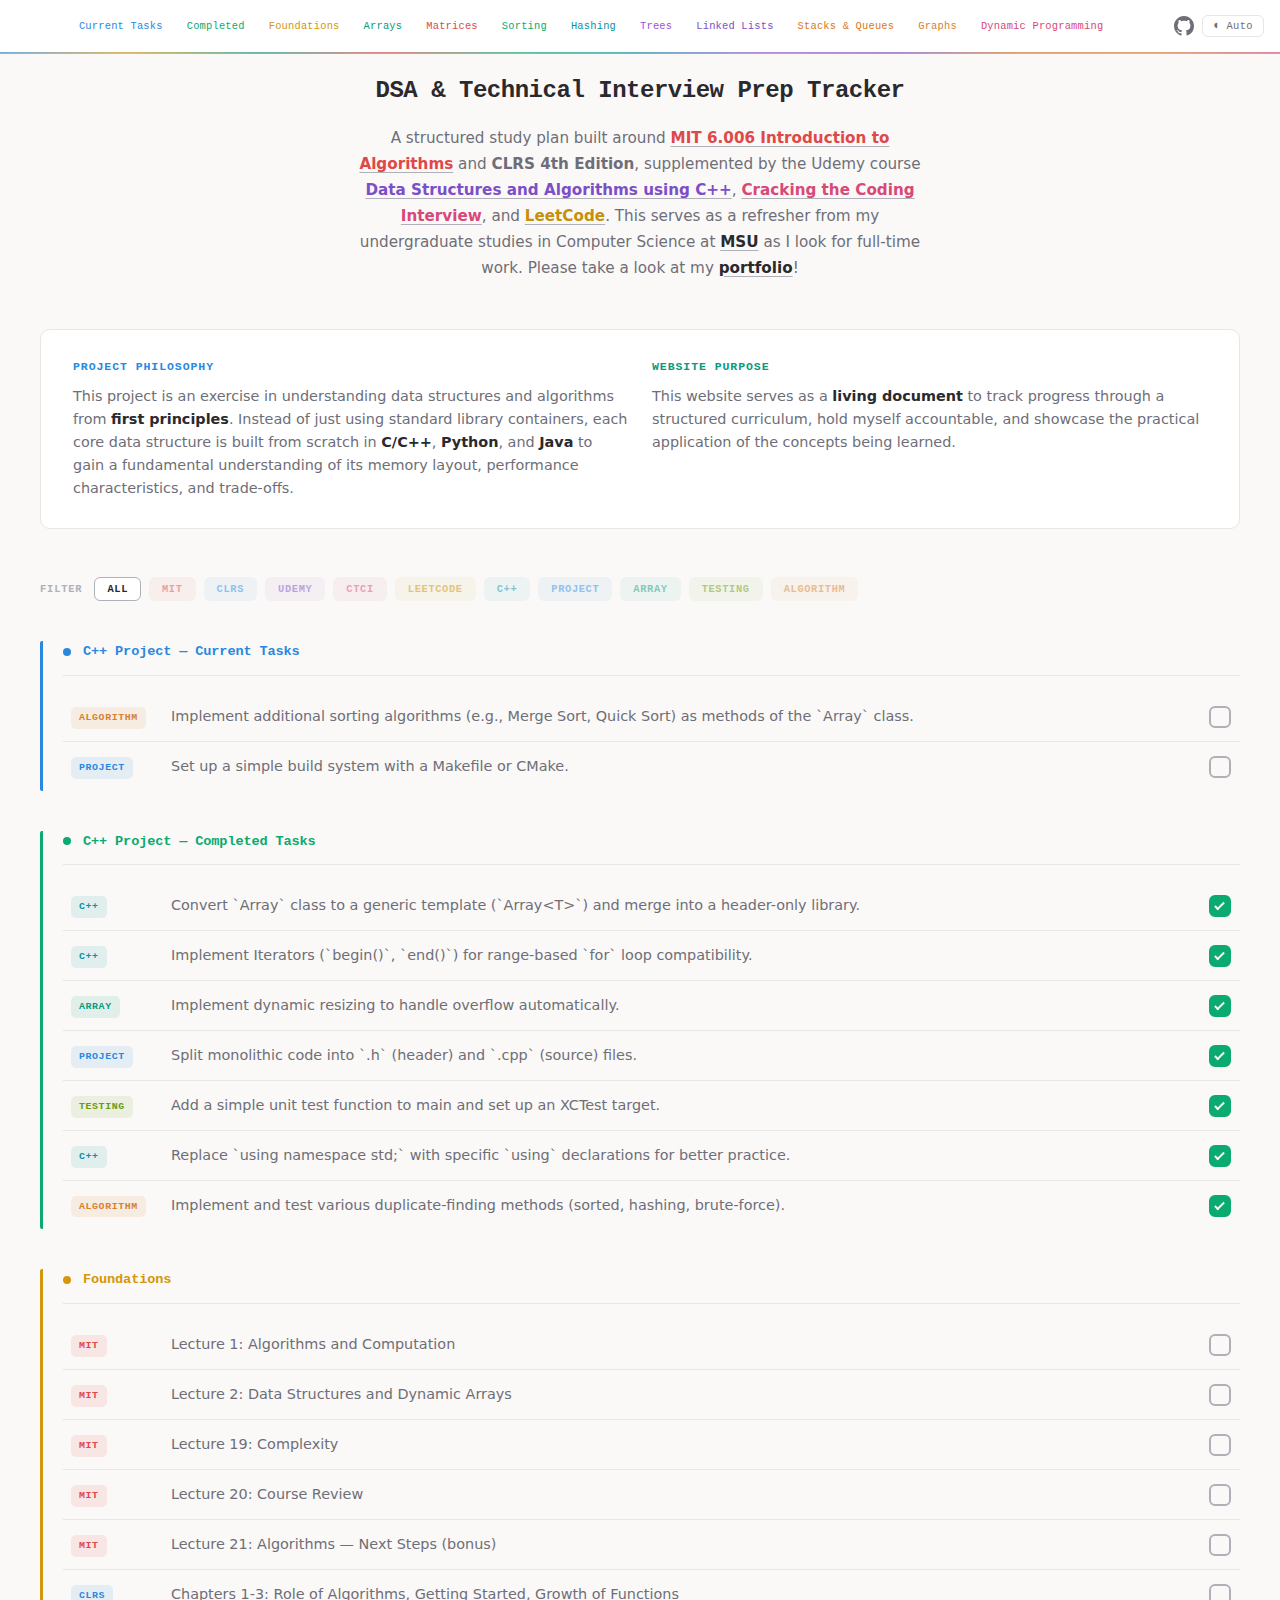
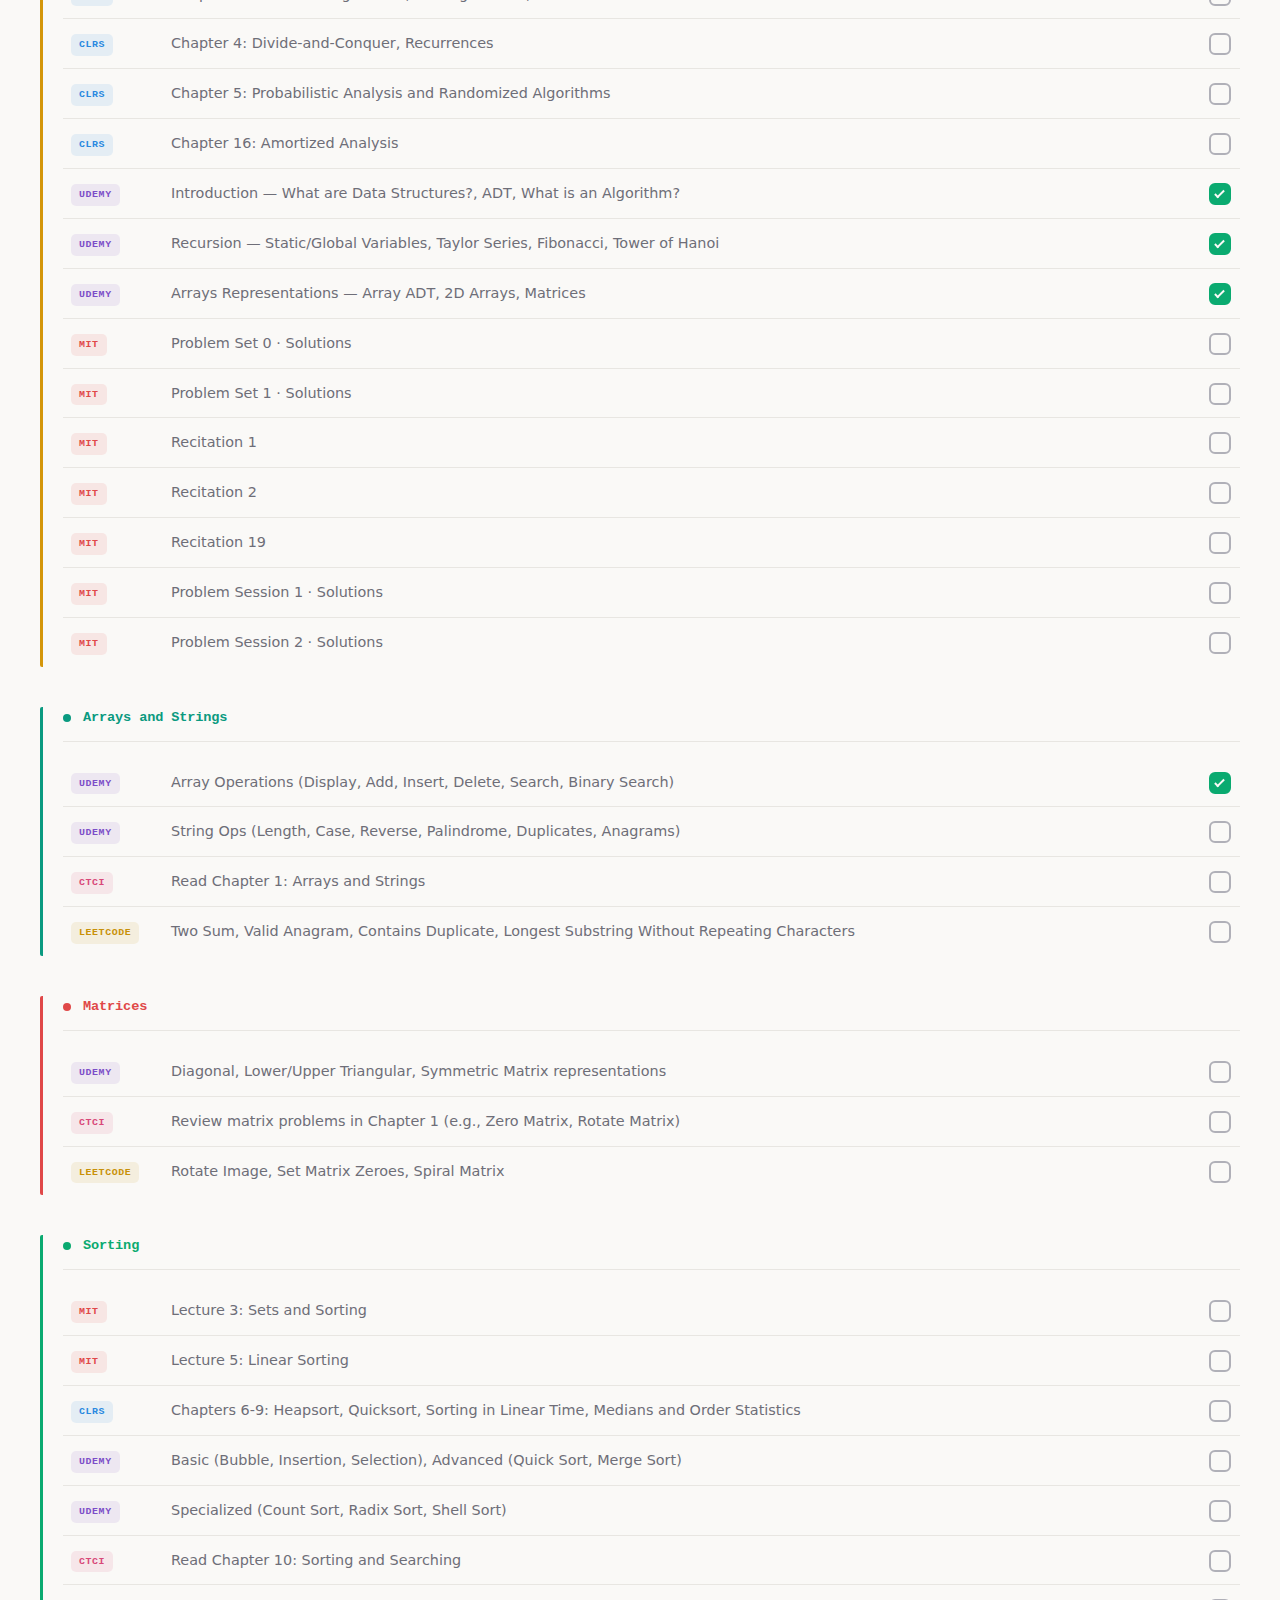
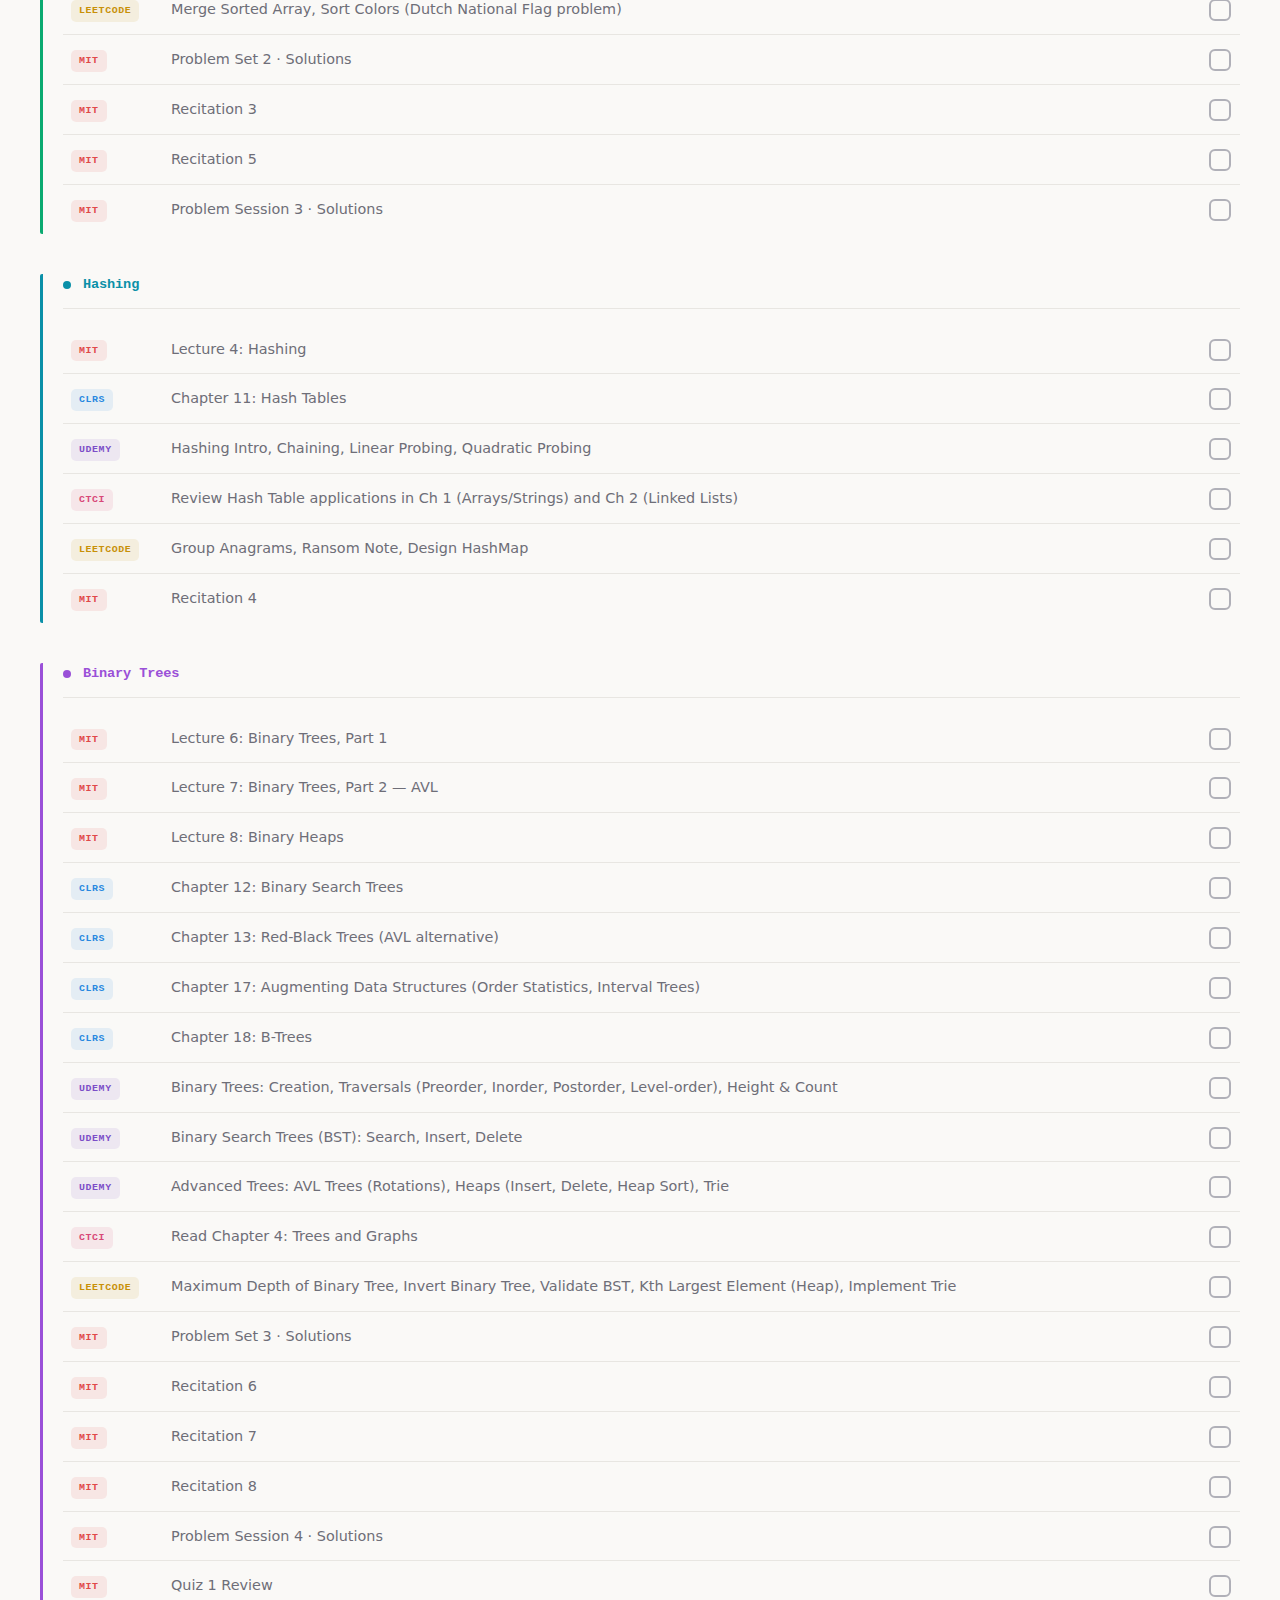
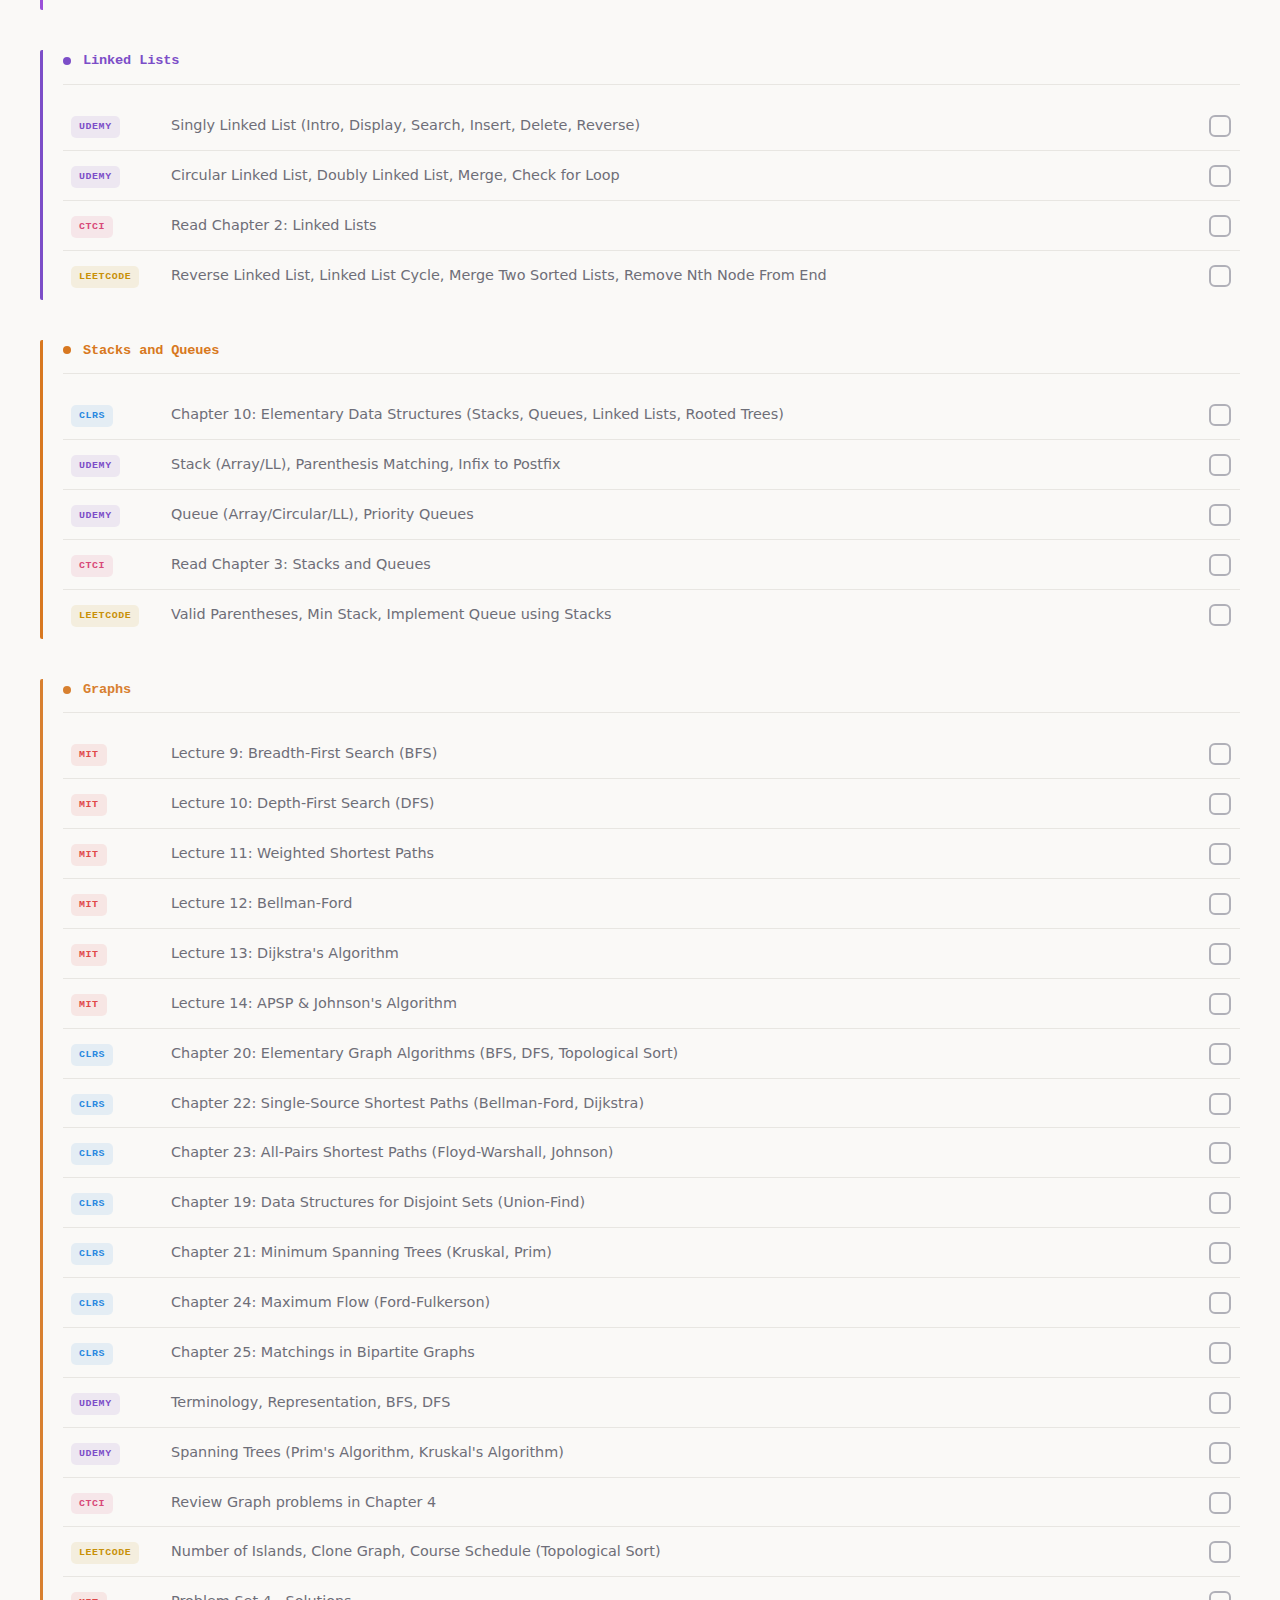
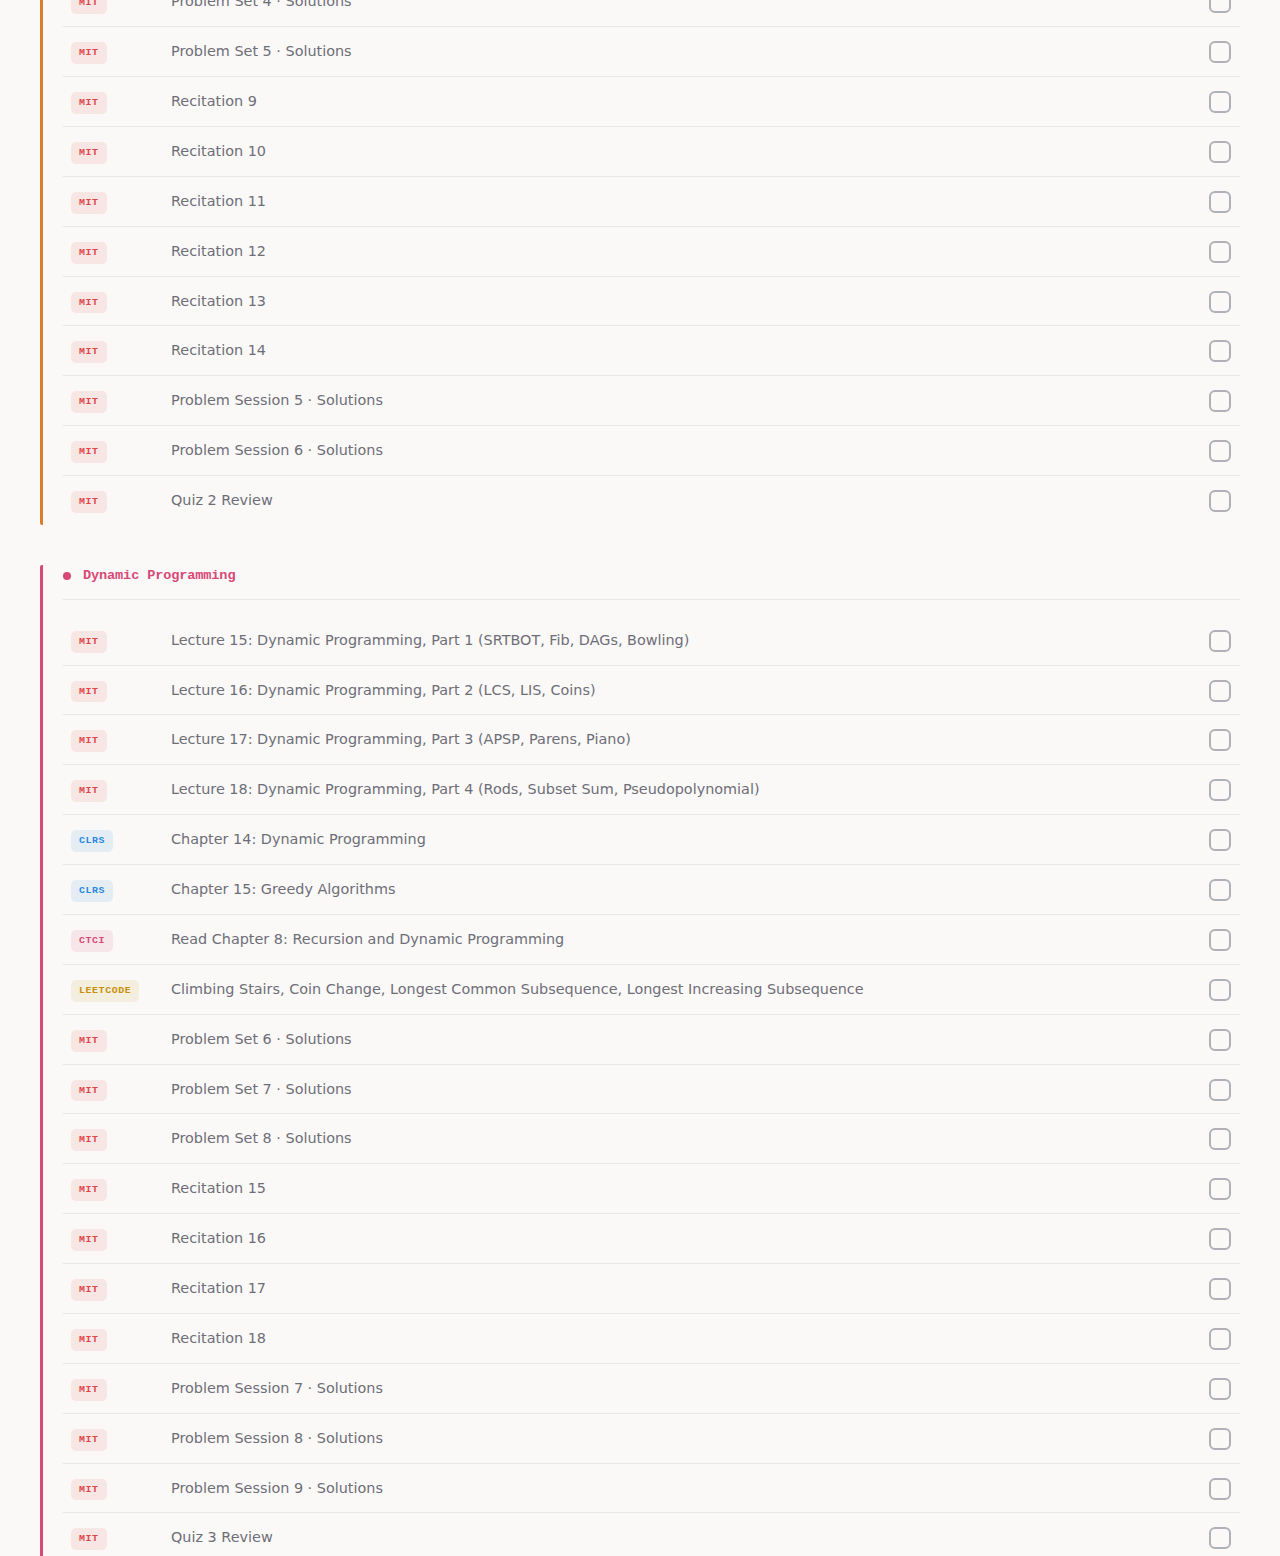
<file: zCheck_List/index.html>
<!DOCTYPE html>
<html lang="en">
  <head>
    <meta charset="UTF-8" />
    <meta name="viewport" content="width=device-width, initial-scale=1.0" />
    <title>DSA & Interview Prep Tracker</title>
    <link
      rel="icon"
      href="data:image/svg+xml,<svg xmlns='http://www.w3.org/2000/svg' viewBox='0 0 100 100'><text y='.9em' font-size='90'>🧑🏽‍💻</text></svg>"
    />
    <link rel="stylesheet" href="styles.css" />
  </head>
  <body>
    <nav class="nav" id="nav">
      <div class="nav-bar">
        <div class="nav-links" id="nav-links">
          <a href="#project-current" class="nav--project" data-nav>Current Tasks</a>
          <a href="#project-done" class="nav--done" data-nav>Completed</a>
          <a href="#foundations" class="nav--foundations" data-nav>Foundations</a>
          <a href="#arrays" class="nav--arrays" data-nav>Arrays</a>
          <a href="#matrices" class="nav--matrices" data-nav>Matrices</a>
          <a href="#sorting" class="nav--sorting" data-nav>Sorting</a>
          <a href="#hashing" class="nav--hashing" data-nav>Hashing</a>
          <a href="#trees" class="nav--trees" data-nav>Trees</a>
          <a href="#linked-lists" class="nav--linked-lists" data-nav>Linked Lists</a>
          <a href="#stacks-queues" class="nav--stacks-queues" data-nav>Stacks &amp; Queues</a>
          <a href="#graphs" class="nav--graphs" data-nav>Graphs</a>
          <a href="#dp" class="nav--dp" data-nav>Dynamic Programming</a>
        </div>
        <button class="nav-hamburger" id="nav-hamburger" aria-label="Toggle overflow menu" hidden>
          <span></span><span></span><span></span>
        </button>
        <a href="https://github.com/richtxteditor/dsa" target="_blank" rel="noopener noreferrer" class="nav-github" aria-label="GitHub repository">
          <svg width="20" height="20" viewBox="0 0 16 16" fill="currentColor"><path d="M8 0C3.58 0 0 3.58 0 8c0 3.54 2.29 6.53 5.47 7.59.4.07.55-.17.55-.38 0-.19-.01-.82-.01-1.49-2.01.37-2.53-.49-2.69-.94-.09-.23-.48-.94-.82-1.13-.28-.15-.68-.52-.01-.53.63-.01 1.08.58 1.23.82.72 1.21 1.87.87 2.33.66.07-.52.28-.87.51-1.07-1.78-.2-3.64-.89-3.64-3.95 0-.87.31-1.59.82-2.15-.08-.2-.36-1.02.08-2.12 0 0 .67-.21 2.2.82.64-.18 1.32-.27 2-.27s1.36.09 2 .27c1.53-1.04 2.2-.82 2.2-.82.44 1.1.16 1.92.08 2.12.51.56.82 1.27.82 2.15 0 3.07-1.87 3.75-3.65 3.95.29.25.54.73.54 1.48 0 1.07-.01 1.93-.01 2.2 0 .21.15.46.55.38A8.01 8.01 0 0016 8c0-4.42-3.58-8-8-8z"/></svg>
        </a>
        <button class="theme-toggle" id="theme-toggle" aria-label="Toggle theme">
          <span class="icon" id="theme-icon">&#9680;</span>
          <span id="theme-label">Auto</span>
        </button>
      </div>
      <div class="nav-overflow" id="nav-overflow" hidden></div>
    </nav>

    <header>
      <h1>DSA & Technical Interview Prep Tracker</h1>
      <p class="subtitle">
        A structured study plan built around
        <strong><a href="https://ocw.mit.edu/courses/6-006-introduction-to-algorithms-spring-2020/" target="_blank">MIT 6.006 Introduction to Algorithms</a></strong>
        and <strong>CLRS 4th Edition</strong>,
        supplemented by the Udemy course
        <strong><a href="https://www.udemy.com/course/datastructurescncpp/" target="_blank">Data Structures and Algorithms using C++</a></strong>,
        <strong><a href="https://www.crackingthecodinginterview.com/" target="_blank">Cracking the Coding Interview</a></strong>,
        and <strong><a href="https://leetcode.com/" target="_blank">LeetCode</a></strong>.
        This serves as a refresher from my undergraduate studies in Computer Science at <strong><a href="https://montclair.edu" target="_blank">MSU</a></strong> as I look for full-time work. Please take a look at my <strong><a href="https://richtxteditor.github.io" target="_blank">portfolio</a></strong>!
      </p>
    </header>

    <div class="project-purpose">
      <div class="purpose-block">
        <h3>Project Philosophy</h3>
        <p>
          This project is an exercise in understanding data structures and algorithms from <strong>first principles</strong>.
          Instead of just using standard library containers, each core data structure is built from scratch in <strong>C/C++</strong>, <strong>Python</strong>, and <strong>Java</strong> to gain a fundamental understanding of its memory layout, performance characteristics, and trade-offs.
        </p>
      </div>
      <div class="purpose-block">
        <h3>Website Purpose</h3>
        <p>
          This website serves as a <strong>living document</strong> to track progress through a structured curriculum, hold myself accountable, and showcase the practical application of the concepts being learned.
        </p>
      </div>
    </div>

    <div class="filter-bar" id="filter-bar">
      <span class="filter-label">Filter</span>
      <button class="filter-btn active" data-filter="all">All</button>
      <button class="filter-btn tag--mit" data-filter="mit">MIT</button>
      <button class="filter-btn tag--clrs" data-filter="clrs">CLRS</button>
      <button class="filter-btn tag--udemy" data-filter="udemy">Udemy</button>
      <button class="filter-btn tag--ctci" data-filter="ctci">CTCI</button>
      <button class="filter-btn tag--leetcode" data-filter="leetcode">LeetCode</button>
      <button class="filter-btn tag--cpp" data-filter="cpp">C++</button>
      <button class="filter-btn tag--project" data-filter="project">Project</button>
      <button class="filter-btn tag--array" data-filter="array">Array</button>
      <button class="filter-btn tag--testing" data-filter="testing">Testing</button>
      <button class="filter-btn tag--algorithm" data-filter="algorithm">Algorithm</button>
    </div>

    <main>

      <!-- ═══ C++ Project — Current Tasks ═══ -->
      <div class="section section--project" id="project-current">
        <div class="section-header">
          <span class="section-dot"></span>
          <h2>C++ Project — Current Tasks</h2>
        </div>
        <table>
          <thead><tr><th>Area</th><th>Task</th><th>Done</th></tr></thead>
          <tbody>
            <tr>
              <td><span class="tag tag--algorithm">Algorithm</span></td>
              <td>Implement additional sorting algorithms (e.g., Merge Sort, Quick Sort) as methods of the `Array` class.</td>
              <td><input type="checkbox" id="dsa-task-3" /></td>
            </tr>
            <tr>
              <td><span class="tag tag--project">Project</span></td>
              <td>Set up a simple build system with a Makefile or CMake.</td>
              <td><input type="checkbox" id="dsa-task-4" /></td>
            </tr>
          </tbody>
        </table>
      </div>

      <!-- ═══ C++ Project — Completed Tasks ═══ -->
      <div class="section section--project-done" id="project-done">
        <div class="section-header">
          <span class="section-dot"></span>
          <h2>C++ Project — Completed Tasks</h2>
        </div>
        <table>
          <thead><tr><th>Area</th><th>Task</th><th>Done</th></tr></thead>
          <tbody>
            <tr>
              <td><span class="tag tag--cpp">C++</span></td>
              <td>Convert `Array` class to a generic template (`Array&lt;T&gt;`) and merge into a header-only library.</td>
              <td><input type="checkbox" id="dsa-done-templates" checked /></td>
            </tr>
            <tr>
              <td><span class="tag tag--cpp">C++</span></td>
              <td>Implement Iterators (`begin()`, `end()`) for range-based `for` loop compatibility.</td>
              <td><input type="checkbox" id="dsa-done-iterators" checked /></td>
            </tr>
            <tr>
              <td><span class="tag tag--array">Array</span></td>
              <td>Implement dynamic resizing to handle overflow automatically.</td>
              <td><input type="checkbox" id="dsa-done-3" checked /></td>
            </tr>
            <tr>
              <td><span class="tag tag--project">Project</span></td>
              <td>Split monolithic code into `.h` (header) and `.cpp` (source) files.</td>
              <td><input type="checkbox" id="dsa-done-2" checked /></td>
            </tr>
            <tr>
              <td><span class="tag tag--testing">Testing</span></td>
              <td>Add a simple unit test function to main and set up an XCTest target.</td>
              <td><input type="checkbox" id="dsa-done-4" checked /></td>
            </tr>
            <tr>
              <td><span class="tag tag--cpp">C++</span></td>
              <td>Replace `using namespace std;` with specific `using` declarations for better practice.</td>
              <td><input type="checkbox" id="dsa-done-1" checked /></td>
            </tr>
            <tr>
              <td><span class="tag tag--algorithm">Algorithm</span></td>
              <td>Implement and test various duplicate-finding methods (sorted, hashing, brute-force).</td>
              <td><input type="checkbox" id="dsa-done-6" checked /></td>
            </tr>
          </tbody>
        </table>
      </div>

      <!-- ═══ Foundations ═══ -->
      <div class="section section--foundations" id="foundations">
        <div class="section-header">
          <span class="section-dot"></span>
          <h2>Foundations</h2>
        </div>
        <table>
          <thead><tr><th>Resource</th><th>Task</th><th>Done</th></tr></thead>
          <tbody>
            <tr>
              <td><span class="tag tag--mit">MIT</span></td>
              <td>Lecture 1: Algorithms and Computation</td>
              <td><input type="checkbox" id="mit-lec1" /></td>
            </tr>
            <tr>
              <td><span class="tag tag--mit">MIT</span></td>
              <td>Lecture 2: Data Structures and Dynamic Arrays</td>
              <td><input type="checkbox" id="mit-lec2" /></td>
            </tr>
            <tr>
              <td><span class="tag tag--mit">MIT</span></td>
              <td>Lecture 19: Complexity</td>
              <td><input type="checkbox" id="mit-lec19" /></td>
            </tr>
            <tr>
              <td><span class="tag tag--mit">MIT</span></td>
              <td>Lecture 20: Course Review</td>
              <td><input type="checkbox" id="mit-lec20" /></td>
            </tr>
            <tr>
              <td><span class="tag tag--mit">MIT</span></td>
              <td>Lecture 21: Algorithms — Next Steps (bonus)</td>
              <td><input type="checkbox" id="mit-lec21" /></td>
            </tr>
            <tr>
              <td><span class="tag tag--clrs">CLRS</span></td>
              <td>Chapters 1-3: Role of Algorithms, Getting Started, Growth of Functions</td>
              <td><input type="checkbox" id="clrs-ch1-3" /></td>
            </tr>
            <tr>
              <td><span class="tag tag--clrs">CLRS</span></td>
              <td>Chapter 4: Divide-and-Conquer, Recurrences</td>
              <td><input type="checkbox" id="clrs-ch4" /></td>
            </tr>
            <tr>
              <td><span class="tag tag--clrs">CLRS</span></td>
              <td>Chapter 5: Probabilistic Analysis and Randomized Algorithms</td>
              <td><input type="checkbox" id="clrs-ch5" /></td>
            </tr>
            <tr>
              <td><span class="tag tag--clrs">CLRS</span></td>
              <td>Chapter 16: Amortized Analysis</td>
              <td><input type="checkbox" id="clrs-ch16" /></td>
            </tr>
            <tr>
              <td><span class="tag tag--udemy">Udemy</span></td>
              <td>Introduction — What are Data Structures?, ADT, What is an Algorithm?</td>
              <td><input type="checkbox" id="udemy-sec1" checked /></td>
            </tr>
            <tr>
              <td><span class="tag tag--udemy">Udemy</span></td>
              <td>Recursion — Static/Global Variables, Taylor Series, Fibonacci, Tower of Hanoi</td>
              <td><input type="checkbox" id="udemy-sec2" checked /></td>
            </tr>
            <tr>
              <td><span class="tag tag--udemy">Udemy</span></td>
              <td>Arrays Representations — Array ADT, 2D Arrays, Matrices</td>
              <td><input type="checkbox" id="udemy-sec3" checked /></td>
            </tr>
            <tr>
              <td><span class="tag tag--mit">MIT</span></td>
              <td>Problem Set 0 · Solutions</td>
              <td><input type="checkbox" id="mit-ps0" /></td>
            </tr>
            <tr>
              <td><span class="tag tag--mit">MIT</span></td>
              <td>Problem Set 1 · Solutions</td>
              <td><input type="checkbox" id="mit-ps1" /></td>
            </tr>
            <tr>
              <td><span class="tag tag--mit">MIT</span></td>
              <td>Recitation 1</td>
              <td><input type="checkbox" id="mit-r01" /></td>
            </tr>
            <tr>
              <td><span class="tag tag--mit">MIT</span></td>
              <td>Recitation 2</td>
              <td><input type="checkbox" id="mit-r02" /></td>
            </tr>
            <tr>
              <td><span class="tag tag--mit">MIT</span></td>
              <td>Recitation 19</td>
              <td><input type="checkbox" id="mit-r19" /></td>
            </tr>
            <tr>
              <td><span class="tag tag--mit">MIT</span></td>
              <td>Problem Session 1 · Solutions</td>
              <td><input type="checkbox" id="mit-prob1" /></td>
            </tr>
            <tr>
              <td><span class="tag tag--mit">MIT</span></td>
              <td>Problem Session 2 · Solutions</td>
              <td><input type="checkbox" id="mit-prob2" /></td>
            </tr>
          </tbody>
        </table>
      </div>

      <!-- ═══ Arrays and Strings ═══ -->
      <div class="section section--arrays" id="arrays">
        <div class="section-header">
          <span class="section-dot"></span>
          <h2>Arrays and Strings</h2>
        </div>
        <table>
          <thead><tr><th>Resource</th><th>Task</th><th>Done</th></tr></thead>
          <tbody>
            <tr>
              <td><span class="tag tag--udemy">Udemy</span></td>
              <td>Array Operations (Display, Add, Insert, Delete, Search, Binary Search)</td>
              <td><input type="checkbox" id="udemy-s4-1" checked /></td>
            </tr>
            <tr>
              <td><span class="tag tag--udemy">Udemy</span></td>
              <td>String Ops (Length, Case, Reverse, Palindrome, Duplicates, Anagrams)</td>
              <td><input type="checkbox" id="udemy-s5-1" /></td>
            </tr>
            <tr>
              <td><span class="tag tag--ctci">CTCI</span></td>
              <td>Read Chapter 1: Arrays and Strings</td>
              <td><input type="checkbox" id="ctci-ch1" /></td>
            </tr>
            <tr>
              <td><span class="tag tag--leetcode">LeetCode</span></td>
              <td>Two Sum, Valid Anagram, Contains Duplicate, Longest Substring Without Repeating Characters</td>
              <td><input type="checkbox" id="leet-arr-str-1" /></td>
            </tr>
          </tbody>
        </table>
      </div>

      <!-- ═══ Matrices ═══ -->
      <div class="section section--matrices" id="matrices">
        <div class="section-header">
          <span class="section-dot"></span>
          <h2>Matrices</h2>
        </div>
        <table>
          <thead><tr><th>Resource</th><th>Task</th><th>Done</th></tr></thead>
          <tbody>
            <tr>
              <td><span class="tag tag--udemy">Udemy</span></td>
              <td>Diagonal, Lower/Upper Triangular, Symmetric Matrix representations</td>
              <td><input type="checkbox" id="udemy-s6-1" /></td>
            </tr>
            <tr>
              <td><span class="tag tag--ctci">CTCI</span></td>
              <td>Review matrix problems in Chapter 1 (e.g., Zero Matrix, Rotate Matrix)</td>
              <td><input type="checkbox" id="ctci-ch1-matrix" /></td>
            </tr>
            <tr>
              <td><span class="tag tag--leetcode">LeetCode</span></td>
              <td>Rotate Image, Set Matrix Zeroes, Spiral Matrix</td>
              <td><input type="checkbox" id="leet-matrix-1" /></td>
            </tr>
          </tbody>
        </table>
      </div>

      <!-- ═══ Sorting ═══ -->
      <div class="section section--sorting" id="sorting">
        <div class="section-header">
          <span class="section-dot"></span>
          <h2>Sorting</h2>
        </div>
        <table>
          <thead><tr><th>Resource</th><th>Task</th><th>Done</th></tr></thead>
          <tbody>
            <tr>
              <td><span class="tag tag--mit">MIT</span></td>
              <td>Lecture 3: Sets and Sorting</td>
              <td><input type="checkbox" id="mit-lec3" /></td>
            </tr>
            <tr>
              <td><span class="tag tag--mit">MIT</span></td>
              <td>Lecture 5: Linear Sorting</td>
              <td><input type="checkbox" id="mit-lec5" /></td>
            </tr>
            <tr>
              <td><span class="tag tag--clrs">CLRS</span></td>
              <td>Chapters 6-9: Heapsort, Quicksort, Sorting in Linear Time, Medians and Order Statistics</td>
              <td><input type="checkbox" id="clrs-ch6-9" /></td>
            </tr>
            <tr>
              <td><span class="tag tag--udemy">Udemy</span></td>
              <td>Basic (Bubble, Insertion, Selection), Advanced (Quick Sort, Merge Sort)</td>
              <td><input type="checkbox" id="udemy-s13-1" /></td>
            </tr>
            <tr>
              <td><span class="tag tag--udemy">Udemy</span></td>
              <td>Specialized (Count Sort, Radix Sort, Shell Sort)</td>
              <td><input type="checkbox" id="udemy-s13-2" /></td>
            </tr>
            <tr>
              <td><span class="tag tag--ctci">CTCI</span></td>
              <td>Read Chapter 10: Sorting and Searching</td>
              <td><input type="checkbox" id="ctci-ch10" /></td>
            </tr>
            <tr>
              <td><span class="tag tag--leetcode">LeetCode</span></td>
              <td>Merge Sorted Array, Sort Colors (Dutch National Flag problem)</td>
              <td><input type="checkbox" id="leet-sort-1" /></td>
            </tr>
            <tr>
              <td><span class="tag tag--mit">MIT</span></td>
              <td>Problem Set 2 · Solutions</td>
              <td><input type="checkbox" id="mit-ps2" /></td>
            </tr>
            <tr>
              <td><span class="tag tag--mit">MIT</span></td>
              <td>Recitation 3</td>
              <td><input type="checkbox" id="mit-r03" /></td>
            </tr>
            <tr>
              <td><span class="tag tag--mit">MIT</span></td>
              <td>Recitation 5</td>
              <td><input type="checkbox" id="mit-r05" /></td>
            </tr>
            <tr>
              <td><span class="tag tag--mit">MIT</span></td>
              <td>Problem Session 3 · Solutions</td>
              <td><input type="checkbox" id="mit-prob3" /></td>
            </tr>
          </tbody>
        </table>
      </div>

      <!-- ═══ Hashing ═══ -->
      <div class="section section--hashing" id="hashing">
        <div class="section-header">
          <span class="section-dot"></span>
          <h2>Hashing</h2>
        </div>
        <table>
          <thead><tr><th>Resource</th><th>Task</th><th>Done</th></tr></thead>
          <tbody>
            <tr>
              <td><span class="tag tag--mit">MIT</span></td>
              <td>Lecture 4: Hashing</td>
              <td><input type="checkbox" id="mit-lec4" /></td>
            </tr>
            <tr>
              <td><span class="tag tag--clrs">CLRS</span></td>
              <td>Chapter 11: Hash Tables</td>
              <td><input type="checkbox" id="clrs-ch11" /></td>
            </tr>
            <tr>
              <td><span class="tag tag--udemy">Udemy</span></td>
              <td>Hashing Intro, Chaining, Linear Probing, Quadratic Probing</td>
              <td><input type="checkbox" id="udemy-s12-1" /></td>
            </tr>
            <tr>
              <td><span class="tag tag--ctci">CTCI</span></td>
              <td>Review Hash Table applications in Ch 1 (Arrays/Strings) and Ch 2 (Linked Lists)</td>
              <td><input type="checkbox" id="ctci-hashing" /></td>
            </tr>
            <tr>
              <td><span class="tag tag--leetcode">LeetCode</span></td>
              <td>Group Anagrams, Ransom Note, Design HashMap</td>
              <td><input type="checkbox" id="leet-hash-1" /></td>
            </tr>
            <tr>
              <td><span class="tag tag--mit">MIT</span></td>
              <td>Recitation 4</td>
              <td><input type="checkbox" id="mit-r04" /></td>
            </tr>
          </tbody>
        </table>
      </div>

      <!-- ═══ Binary Trees ═══ -->
      <div class="section section--trees" id="trees">
        <div class="section-header">
          <span class="section-dot"></span>
          <h2>Binary Trees</h2>
        </div>
        <table>
          <thead><tr><th>Resource</th><th>Task</th><th>Done</th></tr></thead>
          <tbody>
            <tr>
              <td><span class="tag tag--mit">MIT</span></td>
              <td>Lecture 6: Binary Trees, Part 1</td>
              <td><input type="checkbox" id="mit-lec6" /></td>
            </tr>
            <tr>
              <td><span class="tag tag--mit">MIT</span></td>
              <td>Lecture 7: Binary Trees, Part 2 — AVL</td>
              <td><input type="checkbox" id="mit-lec7" /></td>
            </tr>
            <tr>
              <td><span class="tag tag--mit">MIT</span></td>
              <td>Lecture 8: Binary Heaps</td>
              <td><input type="checkbox" id="mit-lec8" /></td>
            </tr>
            <tr>
              <td><span class="tag tag--clrs">CLRS</span></td>
              <td>Chapter 12: Binary Search Trees</td>
              <td><input type="checkbox" id="clrs-ch12" /></td>
            </tr>
            <tr>
              <td><span class="tag tag--clrs">CLRS</span></td>
              <td>Chapter 13: Red-Black Trees (AVL alternative)</td>
              <td><input type="checkbox" id="clrs-ch13" /></td>
            </tr>
            <tr>
              <td><span class="tag tag--clrs">CLRS</span></td>
              <td>Chapter 17: Augmenting Data Structures (Order Statistics, Interval Trees)</td>
              <td><input type="checkbox" id="clrs-ch17" /></td>
            </tr>
            <tr>
              <td><span class="tag tag--clrs">CLRS</span></td>
              <td>Chapter 18: B-Trees</td>
              <td><input type="checkbox" id="clrs-ch18" /></td>
            </tr>
            <tr>
              <td><span class="tag tag--udemy">Udemy</span></td>
              <td>Binary Trees: Creation, Traversals (Preorder, Inorder, Postorder, Level-order), Height & Count</td>
              <td><input type="checkbox" id="udemy-s11-1" /></td>
            </tr>
            <tr>
              <td><span class="tag tag--udemy">Udemy</span></td>
              <td>Binary Search Trees (BST): Search, Insert, Delete</td>
              <td><input type="checkbox" id="udem-s11-2" /></td>
            </tr>
            <tr>
              <td><span class="tag tag--udemy">Udemy</span></td>
              <td>Advanced Trees: AVL Trees (Rotations), Heaps (Insert, Delete, Heap Sort), Trie</td>
              <td><input type="checkbox" id="udemy-s11-3" /></td>
            </tr>
            <tr>
              <td><span class="tag tag--ctci">CTCI</span></td>
              <td>Read Chapter 4: Trees and Graphs</td>
              <td><input type="checkbox" id="ctci-ch4" /></td>
            </tr>
            <tr>
              <td><span class="tag tag--leetcode">LeetCode</span></td>
              <td>Maximum Depth of Binary Tree, Invert Binary Tree, Validate BST, Kth Largest Element (Heap), Implement Trie</td>
              <td><input type="checkbox" id="leet-tree-1" /></td>
            </tr>
            <tr>
              <td><span class="tag tag--mit">MIT</span></td>
              <td>Problem Set 3 · Solutions</td>
              <td><input type="checkbox" id="mit-ps3" /></td>
            </tr>
            <tr>
              <td><span class="tag tag--mit">MIT</span></td>
              <td>Recitation 6</td>
              <td><input type="checkbox" id="mit-r06" /></td>
            </tr>
            <tr>
              <td><span class="tag tag--mit">MIT</span></td>
              <td>Recitation 7</td>
              <td><input type="checkbox" id="mit-r07" /></td>
            </tr>
            <tr>
              <td><span class="tag tag--mit">MIT</span></td>
              <td>Recitation 8</td>
              <td><input type="checkbox" id="mit-r08" /></td>
            </tr>
            <tr>
              <td><span class="tag tag--mit">MIT</span></td>
              <td>Problem Session 4 · Solutions</td>
              <td><input type="checkbox" id="mit-prob4" /></td>
            </tr>
            <tr>
              <td><span class="tag tag--mit">MIT</span></td>
              <td>Quiz 1 Review</td>
              <td><input type="checkbox" id="mit-quiz1" /></td>
            </tr>
          </tbody>
        </table>
      </div>

      <!-- ═══ Linked Lists ═══ -->
      <div class="section section--linked-lists" id="linked-lists">
        <div class="section-header">
          <span class="section-dot"></span>
          <h2>Linked Lists</h2>
        </div>
        <table>
          <thead><tr><th>Resource</th><th>Task</th><th>Done</th></tr></thead>
          <tbody>
            <tr>
              <td><span class="tag tag--udemy">Udemy</span></td>
              <td>Singly Linked List (Intro, Display, Search, Insert, Delete, Reverse)</td>
              <td><input type="checkbox" id="udemy-s7-1" /></td>
            </tr>
            <tr>
              <td><span class="tag tag--udemy">Udemy</span></td>
              <td>Circular Linked List, Doubly Linked List, Merge, Check for Loop</td>
              <td><input type="checkbox" id="udemy-s7-2" /></td>
            </tr>
            <tr>
              <td><span class="tag tag--ctci">CTCI</span></td>
              <td>Read Chapter 2: Linked Lists</td>
              <td><input type="checkbox" id="ctci-ch2" /></td>
            </tr>
            <tr>
              <td><span class="tag tag--leetcode">LeetCode</span></td>
              <td>Reverse Linked List, Linked List Cycle, Merge Two Sorted Lists, Remove Nth Node From End</td>
              <td><input type="checkbox" id="leet-ll-1" /></td>
            </tr>
          </tbody>
        </table>
      </div>

      <!-- ═══ Stacks and Queues ═══ -->
      <div class="section section--stacks-queues" id="stacks-queues">
        <div class="section-header">
          <span class="section-dot"></span>
          <h2>Stacks and Queues</h2>
        </div>
        <table>
          <thead><tr><th>Resource</th><th>Task</th><th>Done</th></tr></thead>
          <tbody>
            <tr>
              <td><span class="tag tag--clrs">CLRS</span></td>
              <td>Chapter 10: Elementary Data Structures (Stacks, Queues, Linked Lists, Rooted Trees)</td>
              <td><input type="checkbox" id="clrs-ch10" /></td>
            </tr>
            <tr>
              <td><span class="tag tag--udemy">Udemy</span></td>
              <td>Stack (Array/LL), Parenthesis Matching, Infix to Postfix</td>
              <td><input type="checkbox" id="udemy-s9-1" /></td>
            </tr>
            <tr>
              <td><span class="tag tag--udemy">Udemy</span></td>
              <td>Queue (Array/Circular/LL), Priority Queues</td>
              <td><input type="checkbox" id="udemy-s10-1" /></td>
            </tr>
            <tr>
              <td><span class="tag tag--ctci">CTCI</span></td>
              <td>Read Chapter 3: Stacks and Queues</td>
              <td><input type="checkbox" id="ctci-ch3" /></td>
            </tr>
            <tr>
              <td><span class="tag tag--leetcode">LeetCode</span></td>
              <td>Valid Parentheses, Min Stack, Implement Queue using Stacks</td>
              <td><input type="checkbox" id="leet-stack-queue-1" /></td>
            </tr>
          </tbody>
        </table>
      </div>

      <!-- ═══ Graphs ═══ -->
      <div class="section section--graphs" id="graphs">
        <div class="section-header">
          <span class="section-dot"></span>
          <h2>Graphs</h2>
        </div>
        <table>
          <thead><tr><th>Resource</th><th>Task</th><th>Done</th></tr></thead>
          <tbody>
            <tr>
              <td><span class="tag tag--mit">MIT</span></td>
              <td>Lecture 9: Breadth-First Search (BFS)</td>
              <td><input type="checkbox" id="mit-lec9" /></td>
            </tr>
            <tr>
              <td><span class="tag tag--mit">MIT</span></td>
              <td>Lecture 10: Depth-First Search (DFS)</td>
              <td><input type="checkbox" id="mit-lec10" /></td>
            </tr>
            <tr>
              <td><span class="tag tag--mit">MIT</span></td>
              <td>Lecture 11: Weighted Shortest Paths</td>
              <td><input type="checkbox" id="mit-lec11" /></td>
            </tr>
            <tr>
              <td><span class="tag tag--mit">MIT</span></td>
              <td>Lecture 12: Bellman-Ford</td>
              <td><input type="checkbox" id="mit-lec12" /></td>
            </tr>
            <tr>
              <td><span class="tag tag--mit">MIT</span></td>
              <td>Lecture 13: Dijkstra's Algorithm</td>
              <td><input type="checkbox" id="mit-lec13" /></td>
            </tr>
            <tr>
              <td><span class="tag tag--mit">MIT</span></td>
              <td>Lecture 14: APSP & Johnson's Algorithm</td>
              <td><input type="checkbox" id="mit-lec14" /></td>
            </tr>
            <tr>
              <td><span class="tag tag--clrs">CLRS</span></td>
              <td>Chapter 20: Elementary Graph Algorithms (BFS, DFS, Topological Sort)</td>
              <td><input type="checkbox" id="clrs-ch20" /></td>
            </tr>
            <tr>
              <td><span class="tag tag--clrs">CLRS</span></td>
              <td>Chapter 22: Single-Source Shortest Paths (Bellman-Ford, Dijkstra)</td>
              <td><input type="checkbox" id="clrs-ch22" /></td>
            </tr>
            <tr>
              <td><span class="tag tag--clrs">CLRS</span></td>
              <td>Chapter 23: All-Pairs Shortest Paths (Floyd-Warshall, Johnson)</td>
              <td><input type="checkbox" id="clrs-ch23" /></td>
            </tr>
            <tr>
              <td><span class="tag tag--clrs">CLRS</span></td>
              <td>Chapter 19: Data Structures for Disjoint Sets (Union-Find)</td>
              <td><input type="checkbox" id="clrs-ch19" /></td>
            </tr>
            <tr>
              <td><span class="tag tag--clrs">CLRS</span></td>
              <td>Chapter 21: Minimum Spanning Trees (Kruskal, Prim)</td>
              <td><input type="checkbox" id="clrs-ch21" /></td>
            </tr>
            <tr>
              <td><span class="tag tag--clrs">CLRS</span></td>
              <td>Chapter 24: Maximum Flow (Ford-Fulkerson)</td>
              <td><input type="checkbox" id="clrs-ch24" /></td>
            </tr>
            <tr>
              <td><span class="tag tag--clrs">CLRS</span></td>
              <td>Chapter 25: Matchings in Bipartite Graphs</td>
              <td><input type="checkbox" id="clrs-ch25" /></td>
            </tr>
            <tr>
              <td><span class="tag tag--udemy">Udemy</span></td>
              <td>Terminology, Representation, BFS, DFS</td>
              <td><input type="checkbox" id="udemy-s14-1" /></td>
            </tr>
            <tr>
              <td><span class="tag tag--udemy">Udemy</span></td>
              <td>Spanning Trees (Prim's Algorithm, Kruskal's Algorithm)</td>
              <td><input type="checkbox" id="udemy-s14-2" /></td>
            </tr>
            <tr>
              <td><span class="tag tag--ctci">CTCI</span></td>
              <td>Review Graph problems in Chapter 4</td>
              <td><input type="checkbox" id="ctci-ch4-graphs" /></td>
            </tr>
            <tr>
              <td><span class="tag tag--leetcode">LeetCode</span></td>
              <td>Number of Islands, Clone Graph, Course Schedule (Topological Sort)</td>
              <td><input type="checkbox" id="leet-graph-1" /></td>
            </tr>
            <tr>
              <td><span class="tag tag--mit">MIT</span></td>
              <td>Problem Set 4 · Solutions</td>
              <td><input type="checkbox" id="mit-ps4" /></td>
            </tr>
            <tr>
              <td><span class="tag tag--mit">MIT</span></td>
              <td>Problem Set 5 · Solutions</td>
              <td><input type="checkbox" id="mit-ps5" /></td>
            </tr>
            <tr>
              <td><span class="tag tag--mit">MIT</span></td>
              <td>Recitation 9</td>
              <td><input type="checkbox" id="mit-r09" /></td>
            </tr>
            <tr>
              <td><span class="tag tag--mit">MIT</span></td>
              <td>Recitation 10</td>
              <td><input type="checkbox" id="mit-r10" /></td>
            </tr>
            <tr>
              <td><span class="tag tag--mit">MIT</span></td>
              <td>Recitation 11</td>
              <td><input type="checkbox" id="mit-r11" /></td>
            </tr>
            <tr>
              <td><span class="tag tag--mit">MIT</span></td>
              <td>Recitation 12</td>
              <td><input type="checkbox" id="mit-r12" /></td>
            </tr>
            <tr>
              <td><span class="tag tag--mit">MIT</span></td>
              <td>Recitation 13</td>
              <td><input type="checkbox" id="mit-r13" /></td>
            </tr>
            <tr>
              <td><span class="tag tag--mit">MIT</span></td>
              <td>Recitation 14</td>
              <td><input type="checkbox" id="mit-r14" /></td>
            </tr>
            <tr>
              <td><span class="tag tag--mit">MIT</span></td>
              <td>Problem Session 5 · Solutions</td>
              <td><input type="checkbox" id="mit-prob5" /></td>
            </tr>
            <tr>
              <td><span class="tag tag--mit">MIT</span></td>
              <td>Problem Session 6 · Solutions</td>
              <td><input type="checkbox" id="mit-prob6" /></td>
            </tr>
            <tr>
              <td><span class="tag tag--mit">MIT</span></td>
              <td>Quiz 2 Review</td>
              <td><input type="checkbox" id="mit-quiz2" /></td>
            </tr>
          </tbody>
        </table>
      </div>

      <!-- ═══ Dynamic Programming ═══ -->
      <div class="section section--dp" id="dp">
        <div class="section-header">
          <span class="section-dot"></span>
          <h2>Dynamic Programming</h2>
        </div>
        <table>
          <thead><tr><th>Resource</th><th>Task</th><th>Done</th></tr></thead>
          <tbody>
            <tr>
              <td><span class="tag tag--mit">MIT</span></td>
              <td>Lecture 15: Dynamic Programming, Part 1 (SRTBOT, Fib, DAGs, Bowling)</td>
              <td><input type="checkbox" id="mit-lec15" /></td>
            </tr>
            <tr>
              <td><span class="tag tag--mit">MIT</span></td>
              <td>Lecture 16: Dynamic Programming, Part 2 (LCS, LIS, Coins)</td>
              <td><input type="checkbox" id="mit-lec16" /></td>
            </tr>
            <tr>
              <td><span class="tag tag--mit">MIT</span></td>
              <td>Lecture 17: Dynamic Programming, Part 3 (APSP, Parens, Piano)</td>
              <td><input type="checkbox" id="mit-lec17" /></td>
            </tr>
            <tr>
              <td><span class="tag tag--mit">MIT</span></td>
              <td>Lecture 18: Dynamic Programming, Part 4 (Rods, Subset Sum, Pseudopolynomial)</td>
              <td><input type="checkbox" id="mit-lec18" /></td>
            </tr>
            <tr>
              <td><span class="tag tag--clrs">CLRS</span></td>
              <td>Chapter 14: Dynamic Programming</td>
              <td><input type="checkbox" id="clrs-ch14" /></td>
            </tr>
            <tr>
              <td><span class="tag tag--clrs">CLRS</span></td>
              <td>Chapter 15: Greedy Algorithms</td>
              <td><input type="checkbox" id="clrs-ch15" /></td>
            </tr>
            <tr>
              <td><span class="tag tag--ctci">CTCI</span></td>
              <td>Read Chapter 8: Recursion and Dynamic Programming</td>
              <td><input type="checkbox" id="ctci-ch8" /></td>
            </tr>
            <tr>
              <td><span class="tag tag--leetcode">LeetCode</span></td>
              <td>Climbing Stairs, Coin Change, Longest Common Subsequence, Longest Increasing Subsequence</td>
              <td><input type="checkbox" id="leet-dp-1" /></td>
            </tr>
            <tr>
              <td><span class="tag tag--mit">MIT</span></td>
              <td>Problem Set 6 · Solutions</td>
              <td><input type="checkbox" id="mit-ps6" /></td>
            </tr>
            <tr>
              <td><span class="tag tag--mit">MIT</span></td>
              <td>Problem Set 7 · Solutions</td>
              <td><input type="checkbox" id="mit-ps7" /></td>
            </tr>
            <tr>
              <td><span class="tag tag--mit">MIT</span></td>
              <td>Problem Set 8 · Solutions</td>
              <td><input type="checkbox" id="mit-ps8" /></td>
            </tr>
            <tr>
              <td><span class="tag tag--mit">MIT</span></td>
              <td>Recitation 15</td>
              <td><input type="checkbox" id="mit-r15" /></td>
            </tr>
            <tr>
              <td><span class="tag tag--mit">MIT</span></td>
              <td>Recitation 16</td>
              <td><input type="checkbox" id="mit-r16" /></td>
            </tr>
            <tr>
              <td><span class="tag tag--mit">MIT</span></td>
              <td>Recitation 17</td>
              <td><input type="checkbox" id="mit-r17" /></td>
            </tr>
            <tr>
              <td><span class="tag tag--mit">MIT</span></td>
              <td>Recitation 18</td>
              <td><input type="checkbox" id="mit-r18" /></td>
            </tr>
            <tr>
              <td><span class="tag tag--mit">MIT</span></td>
              <td>Problem Session 7 · Solutions</td>
              <td><input type="checkbox" id="mit-prob7" /></td>
            </tr>
            <tr>
              <td><span class="tag tag--mit">MIT</span></td>
              <td>Problem Session 8 · Solutions</td>
              <td><input type="checkbox" id="mit-prob8" /></td>
            </tr>
            <tr>
              <td><span class="tag tag--mit">MIT</span></td>
              <td>Problem Session 9 · Solutions</td>
              <td><input type="checkbox" id="mit-prob9" /></td>
            </tr>
            <tr>
              <td><span class="tag tag--mit">MIT</span></td>
              <td>Quiz 3 Review</td>
              <td><input type="checkbox" id="mit-quiz3" /></td>
            </tr>
          </tbody>
        </table>
      </div>

    </main>

    <button class="scroll-top" id="scroll-top" aria-label="Scroll to top" hidden>&uarr;</button>

    <script src="script.js"></script>
  </body>
</html>
</file>
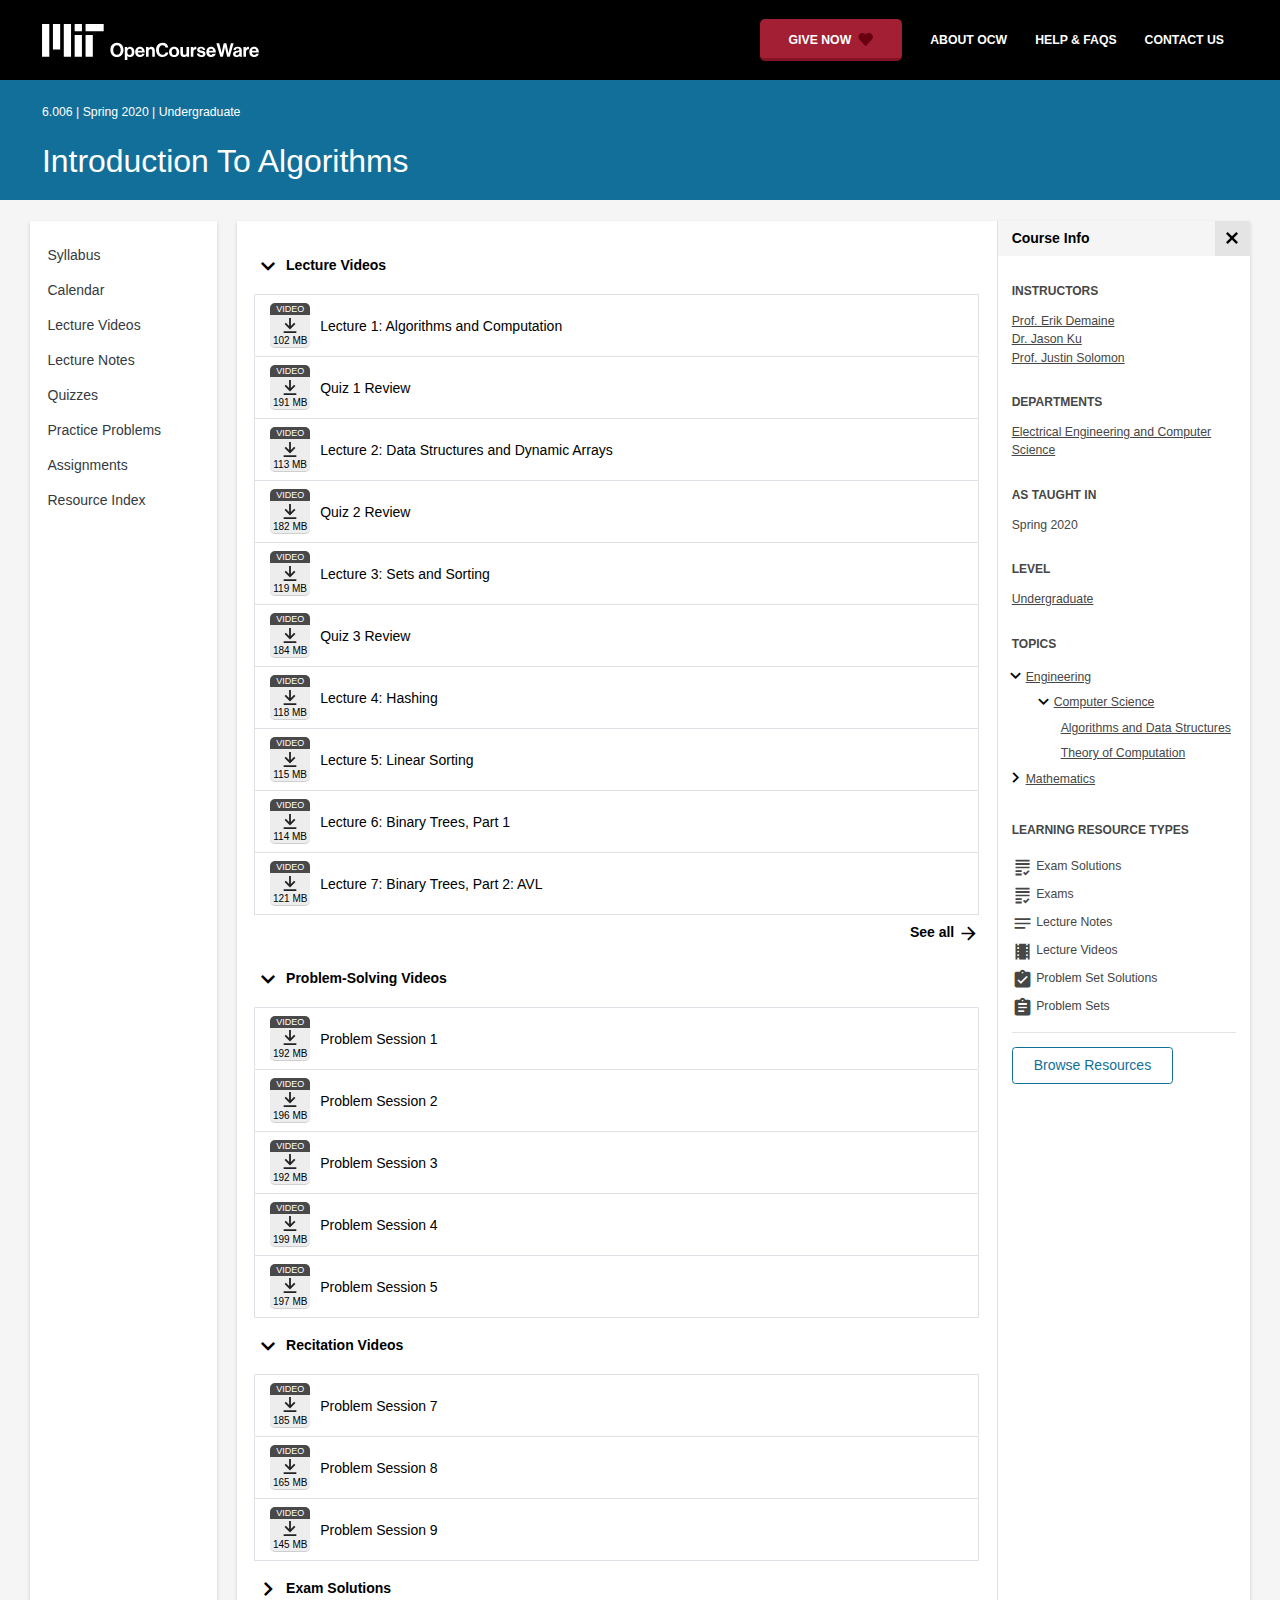
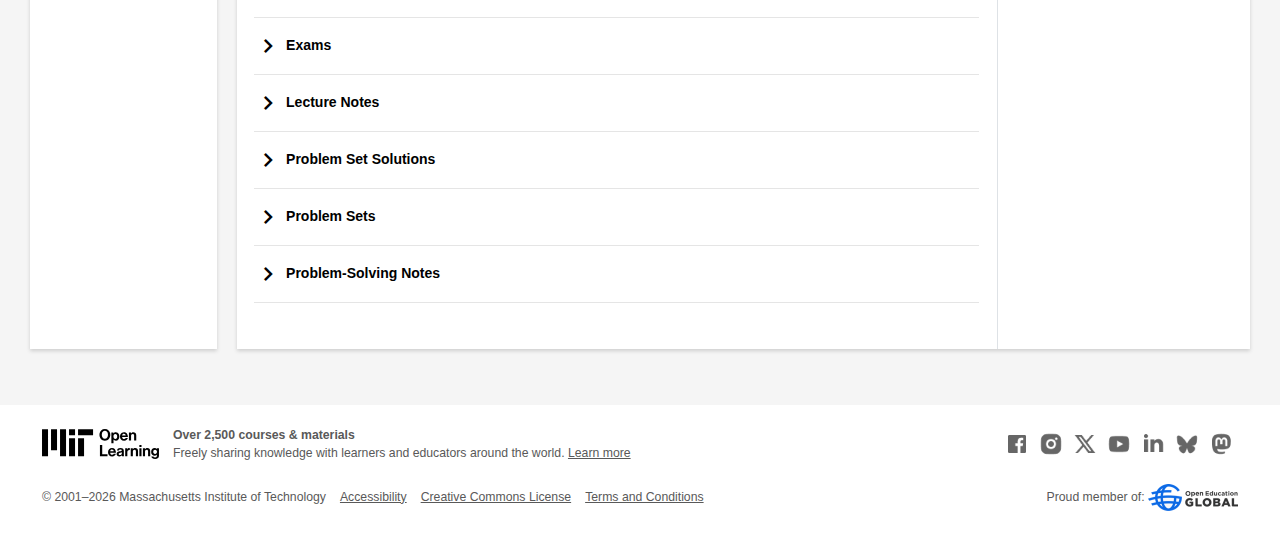
<file: 6.006-spring-2020/download/index.html>
<!doctype html>
<html lang="en">
<head>
  
    
    <script>(function(w,d,s,l,i){w[l]=w[l]||[];w[l].push({'gtm.start':
    new Date().getTime(),event:'gtm.js'});var f=d.getElementsByTagName(s)[0],
    j=d.createElement(s),dl=l!='dataLayer'?'&l='+l:'';j.async=true;j.src=
    'https://www.googletagmanager.com/gtm.js?id='+i+dl;f.parentNode.insertBefore(j,f);
    })(window,document,'script','dataLayer','GTM-NMQZ25T');</script>
    
  
  




    
    <link href="../static_shared/css/course_offline.41451.css" rel="stylesheet">
    

    
    <link href="../static_shared/css/common.41451.css" rel="stylesheet">
    


  
  <meta charset="utf-8">
  <meta name="viewport" content="width=device-width, initial-scale=1, viewport-fit=cover">
  <meta name="description" content="MIT OpenCourseWare is a web based publication of virtually all MIT course content. OCW is open and available to the world and is a permanent MIT activity">
  <meta name="keywords" content="opencourseware,MIT OCW,courseware,MIT opencourseware,Free Courses,class notes,class syllabus,class materials,tutorials,online courses,MIT courses">
  
  <meta property="og:site_name" content="MIT OpenCourseWare">
  <meta property="og:type" content="website" />
  <meta property="og:url" content="https://ocw.mit.edu/courses/6-006-introduction-to-algorithms-spring-2020/download/" />
  <meta property="og:title" content="Resources | Introduction to Algorithms | Electrical Engineering and Computer Science | MIT OpenCourseWare" />
  <meta property="og:description" content="MIT OpenCourseWare is a web based publication of virtually all MIT course content. OCW is open and available to the world and is a permanent MIT activity" />

  

<meta property="og:image" content="https://ocw.mit.edu/courses/6-006-introduction-to-algorithms-spring-2020/5a62336c0a97b276d6141b0b7f070b5b_6-006s20.png" />
<meta name="twitter:card" content="summary_large_image" />
<meta name="twitter:site" content="@mitocw" />
<meta name="twitter:image:src" content="https://ocw.mit.edu/courses/6-006-introduction-to-algorithms-spring-2020/5a62336c0a97b276d6141b0b7f070b5b_6-006s20.png" />

  <link rel="canonical" href="https://ocw.mit.edu/courses/6-006-introduction-to-algorithms-spring-2020/download/" />

  <script type="application/ld+json">
      {
        "@context": "http://schema.org/",
        "@type" : "WebPage",
        "name": "MIT OpenCourseWare",
        "description": "MIT OpenCourseWare is a web based publication of virtually all MIT course content. OCW is open and available to the world and is a permanent MIT activity",
        "license": "http://creativecommons.org/licenses/by-nc-sa/4.0/",
        "publisher": {
          "@type": "CollegeOrUniversity",
          "name": "MIT OpenCourseWare"
        }
      }
  </script>

  <title>Resources | Introduction to Algorithms | Electrical Engineering and Computer Science | MIT OpenCourseWare</title>
  <style>
  @font-face {
    font-family: 'Material Icons';
    font-style: normal;
    font-weight: 400;
    src: local('Material Icons'),
      local('MaterialIcons-Regular'),
      url(../static_shared/fonts/MaterialIcons-Regular.subset.84f45410d085472240e2.woff2) format('woff2'),
      url(../static_shared/fonts/MaterialIcons-Regular.subset.8167faf7e3a9170d282a.woff) format('woff'),
      url(../static_shared/fonts/MaterialIcons-Regular.subset.0beb27f30d92440091b4.ttf) format('truetype');
  }
  @font-face {
    font-family: 'Material Icons Round';
    font-style: normal;
    font-weight: 400;
    src: local("MaterialIcons-Round"),
    url(../static_shared/fonts/MaterialIconsRound-Regular.subset.7154eae1d0e60e0dabe4.woff2) format('woff2');
  }
  @font-face {
    font-family: 'Cardo Bold';
    font-style: normal;
    font-weight: bold;
    src: local('Cardo'),
      local('Cardo-Bold'),
      url(../static_shared/fonts/Cardo-Bold.d7bf1aa6f322a64b2fc3.ttf) format('truetype');
  }
  @font-face {
    font-family: 'Cardo Italic';
    font-style: italic;
    font-weight: 400;
    src: local('Cardo'),
      local('Cardo-Italic'),
      url(../static_shared/fonts/Cardo-Italic.0935d2ebbc05be3559b1.ttf) format('truetype');
  }
  @font-face {
    font-family: 'Helvetica Light';
    font-style: normal`;
    font-weight: 400;
    src: local('Helvetica Light'),
      local('Helvetica-Light'),
      url(../static_shared/fonts/Helvetica-Light.70359849afb40079a1c8.ttf) format('truetype');
  }
  .external-link.nav-link::after {
    background-image: url('../static_shared/images/external_link.58bbdd86c00a2c146c36.svg'); 
  }
  </style>
</head>


<body class="course-home-page">
  
    
    <noscript><iframe src="https://www.googletagmanager.com/ns.html?id=GTM-NMQZ25T"
    height="0" width="0" style="display:none;visibility:hidden"></iframe></noscript>
    
  
  <div class="overflow-auto">
    <span class="course-header">
    <div
  id="mobile-course-nav"
  class="navbar-offcanvas offcanvas-toggle offcanvas-toggle-close medium-and-below-only drawer">
  <h3 class="my-4 d-flex align-items-center justify-content-between">
    Browse Course Material
    <button
      class="btn"
      type="button"
      aria-label="Close Course Menu"
      onclick="$('#mobile-course-nav-toggle').click();"
      id="close-mobile-course-menu-button"
      >
      <img
        src="../static_shared/images/close_small.b0a2684ccc0da6407a56.svg"
        alt=""
        width="12px"
      />
    </button>
  </h3>
  

<nav class="course-nav" aria-label="Course materials">
  <ul class="w-100 m-auto list-unstyled">
    
      









<li class="course-nav-list-item">
  <div class="course-nav-parent d-flex flex-direction-row align-items-center justify-content-between">
    <span class="course-nav-text-wrapper">
      
        <a class="text-dark nav-link"
          data-uuid="806697d9-a77b-cfb5-791d-be64ae934dc9"
           href="../pages/syllabus/index.html" >
          Syllabus
        </a>
      
    </span>
    
  </div>
  
  <span class="medium-and-below-only"><hr/></span>
  
  <ul
    class="course-nav-child-nav m-auto collapse"
    id="nav-container_mobile_806697d9-a77b-cfb5-791d-be64ae934dc9"
    aria-labelledby="nav-button_mobile_806697d9-a77b-cfb5-791d-be64ae934dc9"
  >
    
  </ul>
</li>

    
      









<li class="course-nav-list-item">
  <div class="course-nav-parent d-flex flex-direction-row align-items-center justify-content-between">
    <span class="course-nav-text-wrapper">
      
        <a class="text-dark nav-link"
          data-uuid="7d2ea4af-b24a-df20-2423-9a0889bc50ab"
           href="../pages/calendar/index.html" >
          Calendar
        </a>
      
    </span>
    
  </div>
  
  <span class="medium-and-below-only"><hr/></span>
  
  <ul
    class="course-nav-child-nav m-auto collapse"
    id="nav-container_mobile_7d2ea4af-b24a-df20-2423-9a0889bc50ab"
    aria-labelledby="nav-button_mobile_7d2ea4af-b24a-df20-2423-9a0889bc50ab"
  >
    
  </ul>
</li>

    
      









<li class="course-nav-list-item">
  <div class="course-nav-parent d-flex flex-direction-row align-items-center justify-content-between">
    <span class="course-nav-text-wrapper">
      
        <a class="text-dark nav-link"
          data-uuid="2dd8a6bf-697c-cc23-b282-ae6f9dec5b6f"
           href="../video_galleries/lecture-videos/index.html" >
          Lecture Videos
        </a>
      
    </span>
    
  </div>
  
  <span class="medium-and-below-only"><hr/></span>
  
  <ul
    class="course-nav-child-nav m-auto collapse"
    id="nav-container_mobile_2dd8a6bf-697c-cc23-b282-ae6f9dec5b6f"
    aria-labelledby="nav-button_mobile_2dd8a6bf-697c-cc23-b282-ae6f9dec5b6f"
  >
    
  </ul>
</li>

    
      









<li class="course-nav-list-item">
  <div class="course-nav-parent d-flex flex-direction-row align-items-center justify-content-between">
    <span class="course-nav-text-wrapper">
      
        <a class="text-dark nav-link"
          data-uuid="51ba9637-0a92-32f2-88ab-0bef851c9ad4"
           href="../pages/lecture-notes/index.html" >
          Lecture Notes
        </a>
      
    </span>
    
  </div>
  
  <span class="medium-and-below-only"><hr/></span>
  
  <ul
    class="course-nav-child-nav m-auto collapse"
    id="nav-container_mobile_51ba9637-0a92-32f2-88ab-0bef851c9ad4"
    aria-labelledby="nav-button_mobile_51ba9637-0a92-32f2-88ab-0bef851c9ad4"
  >
    
  </ul>
</li>

    
      









<li class="course-nav-list-item">
  <div class="course-nav-parent d-flex flex-direction-row align-items-center justify-content-between">
    <span class="course-nav-text-wrapper">
      
        <a class="text-dark nav-link"
          data-uuid="400e6a8d-35c4-e497-f645-fe19629c58f3"
           href="../pages/quizzes/index.html" >
          Quizzes
        </a>
      
    </span>
    
  </div>
  
  <span class="medium-and-below-only"><hr/></span>
  
  <ul
    class="course-nav-child-nav m-auto collapse"
    id="nav-container_mobile_400e6a8d-35c4-e497-f645-fe19629c58f3"
    aria-labelledby="nav-button_mobile_400e6a8d-35c4-e497-f645-fe19629c58f3"
  >
    
  </ul>
</li>

    
      









<li class="course-nav-list-item">
  <div class="course-nav-parent d-flex flex-direction-row align-items-center justify-content-between">
    <span class="course-nav-text-wrapper">
      
        <a class="text-dark nav-link"
          data-uuid="60da50f1-00f1-a813-476b-6e6a65e98226"
           href="../pages/practice-problems/index.html" >
          Practice Problems
        </a>
      
    </span>
    
  </div>
  
  <span class="medium-and-below-only"><hr/></span>
  
  <ul
    class="course-nav-child-nav m-auto collapse"
    id="nav-container_mobile_60da50f1-00f1-a813-476b-6e6a65e98226"
    aria-labelledby="nav-button_mobile_60da50f1-00f1-a813-476b-6e6a65e98226"
  >
    
  </ul>
</li>

    
      









<li class="course-nav-list-item">
  <div class="course-nav-parent d-flex flex-direction-row align-items-center justify-content-between">
    <span class="course-nav-text-wrapper">
      
        <a class="text-dark nav-link"
          data-uuid="bdb6c046-d849-dd11-ab64-cdea4975d145"
           href="../pages/assignments/index.html" >
          Assignments
        </a>
      
    </span>
    
  </div>
  
  <span class="medium-and-below-only"><hr/></span>
  
  <ul
    class="course-nav-child-nav m-auto collapse"
    id="nav-container_mobile_bdb6c046-d849-dd11-ab64-cdea4975d145"
    aria-labelledby="nav-button_mobile_bdb6c046-d849-dd11-ab64-cdea4975d145"
  >
    
  </ul>
</li>

    
      









<li class="course-nav-list-item">
  <div class="course-nav-parent d-flex flex-direction-row align-items-center justify-content-between">
    <span class="course-nav-text-wrapper">
      
        <a class="text-dark nav-link"
          data-uuid="d8f3bab7-a81a-a2de-20cc-c78674a64694"
           href="../pages/resource-index/index.html" >
          Resource Index
        </a>
      
    </span>
    
  </div>
  
  <span class="medium-and-below-only"><hr/></span>
  
  <ul
    class="course-nav-child-nav m-auto collapse"
    id="nav-container_mobile_d8f3bab7-a81a-a2de-20cc-c78674a64694"
    aria-labelledby="nav-button_mobile_d8f3bab7-a81a-a2de-20cc-c78674a64694"
  >
    
  </ul>
</li>

    
  </ul>
</nav>

</div>

    <div
  id="course-info-drawer"
  class="bg-faded pt-3 bg-light navbar-offcanvas navbar-offcanvas-right medium-and-below-only drawer"
>
  <div class="col-12">
    <button
      class="btn close-mobile-course-info"
      type="button"
      aria-label="Close Course Info"
      onclick="$('#mobile-course-info-toggle').click();"
      id="close-mobile-course-info-button"
      >
      <img
        class=""
        src="../static_shared/images/close_small.b0a2684ccc0da6407a56.svg"
        alt=""
        width="12px"
      />
    </button>
  </div>
    

<div class="course-info">
  <div class="course-detail-title bg-light-gray">
    <h2 class="font-black py-1 pl-3 m-0">
      Course Info
    </h2>
  </div>
  <div class="px-3 mt-4">
    <div class="row">
      <div class="col-12 ">
        
        <div class="">
          
          <h5 class="panel-course-info-title ">
            Instructors
            </h5>
          <div class="course-info-content panel-course-info-text">
            




<ul class="list-unstyled m-0">
  
  
  
    
  
  <li>
    <a   class="course-info-instructor strip-link-offline"    href="https://ocw.mit.edu/search/?q=Prof.&#43;Erik&#43;Demaine"  >Prof. Erik Demaine</a>
  </li>
  
  
  
    
  
  <li>
    <a   class="course-info-instructor strip-link-offline"    href="https://ocw.mit.edu/search/?q=Dr.&#43;Jason&#43;Ku"  >Dr. Jason Ku</a>
  </li>
  
  
  
    
  
  <li>
    <a   class="course-info-instructor strip-link-offline"    href="https://ocw.mit.edu/search/?q=Prof.&#43;Justin&#43;Solomon"  >Prof. Justin Solomon</a>
  </li>
  
</ul>


          </div>
        </div>
        
        
          
          
            <div class="mt-4">
              <h5 class="panel-course-info-title ">
                Departments
              </h5>
              <div class="course-info-content panel-course-info-text">
                




<ul class="list-unstyled m-0">
  
  
  
    
  
  <li>
    <a   class="course-info-department strip-link-offline"    href="https://ocw.mit.edu/search/?d=Electrical&#43;Engineering&#43;and&#43;Computer&#43;Science"  >Electrical Engineering and Computer Science</a>
  </li>
  
</ul>


              </div>
            </div>
          
         
        
        <div class="mt-4">
          <h5 class="panel-course-info-title ">
            As Taught In
          </h5>
          <div class="course-info-content panel-course-info-text">
            Spring
            
              2020
            
          </div>
        </div>

        <div class="mt-4">
          <h5 class="panel-course-info-title ">
            Level
          </h5>
          <div class="course-info-content panel-course-info-text">
            
              
                <a   class=" strip-link-offline"    href="https://ocw.mit.edu/search/?l=Undergraduate"  >Undergraduate</a><br />
              
            
          </div>
        </div>
        
      </div>

      
    </div>
  </div>
</div>

  





<div class=" mt-4">
  <h5 class="panel-course-info-title ">
    Topics
  </h5>
  <ul class="list-unstyled pb-2 m-0 panel-course-info-text">
      <li>








<div class="position-relative pt-1 pb-1 pl-4 ml-n2 ">
  
  <button
    type="button"
    class="topic-toggle border-0 bg-transparent pl-0"
    data-target="#subtopic-container_mobile_0"
    data-toggle="collapse"
    aria-controls="subtopic-container_mobile_0"
    aria-expanded="true"
    aria-label="Engineering subtopics"
  >
    <i aria-hidden="true" class="material-icons"></i>
  </button>
  
  <span class="topic-text-wrapper">
    <a   class="text-black course-info-topic strip-link-offline"    href="https://ocw.mit.edu/search/?t=Engineering"  >Engineering</a></span>
</div>

<ul
  class="pl-4 subtopic-container collapse show list-unstyled"
  id="subtopic-container_mobile_0"
  aria-label="Subtopics"
>
  
  
  
  <li>
    <div class="position-relative pt-1 pb-1  pl-4 ">
      
      <button
        class="topic-toggle border-0 bg-transparent pl-0"
        data-target="#speciality-container_mobile_0_0"
        data-toggle="collapse"
        aria-controls="speciality-container_mobile_0_0"
        aria-expanded="true"
        aria-label="Computer Science specialties"
      >
        <i aria-hidden="true" class="material-icons"></i>
      </button>
      
      <span class="topic-text-wrapper">
        
        <a   class="text-black course-info-topic strip-link-offline"    href="https://ocw.mit.edu/search/?t=Computer&#43;Science"  >Computer Science</a></span>
    </div>
    <ul
      class="collapse show list-unstyled"
      id="speciality-container_mobile_0_0"
      aria-label="Specialties"
    >
      
      <li class="pt-1 pb-1 pl-5">
        <span class="topic-text-wrapper">
          
          <a   class="text-black course-info-topic strip-link-offline"    href="https://ocw.mit.edu/search/?t=Algorithms&#43;and&#43;Data&#43;Structures"  >Algorithms and Data Structures</a></span>
      </li>
      
      <li class="pt-1 pb-1 pl-5">
        <span class="topic-text-wrapper">
          
          <a   class="text-black course-info-topic strip-link-offline"    href="https://ocw.mit.edu/search/?t=Theory&#43;of&#43;Computation"  >Theory of Computation</a></span>
      </li>
      
    </ul>
    
  </li>
  
</ul>

</li>
      <li>








<div class="position-relative pt-1 pb-1 pl-4 ml-n2 ">
  
  <button
    type="button"
    class="topic-toggle border-0 bg-transparent pl-0"
    data-target="#subtopic-container_mobile_1"
    data-toggle="collapse"
    aria-controls="subtopic-container_mobile_1"
    aria-expanded="false"
    aria-label="Mathematics subtopics"
  >
    <i aria-hidden="true" class="material-icons"></i>
  </button>
  
  <span class="topic-text-wrapper">
    <a   class="text-black course-info-topic strip-link-offline"    href="https://ocw.mit.edu/search/?t=Mathematics"  >Mathematics</a></span>
</div>

<ul
  class="pl-4 subtopic-container collapse list-unstyled"
  id="subtopic-container_mobile_1"
  aria-label="Subtopics"
>
  
  
  
  <li>
    <div class="position-relative pt-1 pb-1  pl-2 ">
      
      <span class="topic-text-wrapper">
        
        <a   class="text-black course-info-topic strip-link-offline"    href="https://ocw.mit.edu/search/?t=Computation"  >Computation</a></span>
    </div>
    <ul
      class="collapse list-unstyled"
      id="speciality-container_mobile_1_0"
      aria-label="Specialties"
    >
      
    </ul>
    
  </li>
  
</ul>

</li>
      
  </ul>
</div>

  



<div class="">
  <h5 class="course-detail-title panel-course-info-title mt-3">
    Learning Resource Types
  </h5>
  <div>
    <div class="row d-inline m-0">
      
        <div class="panel-course-info-text my-2">
          

<div class="">
  <div class="d-flex">
    <i aria-hidden="true" class="material-icons pr-1">grading</i>
    <span>Exam Solutions</span>
  </div>
</div>

        </div>
      
        <div class="panel-course-info-text my-2">
          

<div class="">
  <div class="d-flex">
    <i aria-hidden="true" class="material-icons pr-1">grading</i>
    <span>Exams</span>
  </div>
</div>

        </div>
      
        <div class="panel-course-info-text my-2">
          

<div class="">
  <div class="d-flex">
    <i aria-hidden="true" class="material-icons pr-1">notes</i>
    <span>Lecture Notes</span>
  </div>
</div>

        </div>
      
        <div class="panel-course-info-text my-2">
          

<div class="">
  <div class="d-flex">
    <i aria-hidden="true" class="material-icons pr-1">theaters</i>
    <span>Lecture Videos</span>
  </div>
</div>

        </div>
      
        <div class="panel-course-info-text my-2">
          

<div class="">
  <div class="d-flex">
    <i aria-hidden="true" class="material-icons pr-1">assignment_turned_in</i>
    <span>Problem Set Solutions</span>
  </div>
</div>

        </div>
      
        <div class="panel-course-info-text my-2">
          

<div class="">
  <div class="d-flex">
    <i aria-hidden="true" class="material-icons pr-1">assignment</i>
    <span>Problem Sets</span>
  </div>
</div>

        </div>
      
    </div>
  </div>
</div>


  


<hr>
<div class="pb-3">
  <a class="download-course-link-button btn btn-outline-primary btn-link link-button text-decoration-none px-4 py-2"
    role="button"
    href="../download/index.html">
    <div class="text-center w-100">Browse Resources</div>
  </a>
</div>

</div>

    





<div id="mobile-header" class="position-relative bg-black medium-and-below-only">
  <nav class="navbar navbar-expand-lg navbar-dark bg-black d-flex">
    <button
      class="navbar-toggler"
      type="button"
      data-toggle="collapse"
      data-target="#navbarSupportedContent"
      aria-controls="navbarSupportedContent"
      aria-expanded="false"
      aria-label="Toggle navigation"
    >
      <i class="material-icons display-4 text-white align-bottom">menu</i>
    </button>
    <div class="mx-auto">
      <a href="https://ocw.mit.edu/">
        <img width="200" src="../static_shared/images/ocw_logo_white.cabdc9a745b03db3dad4.svg" alt="MIT OpenCourseWare"/>
      </a>
    </div>
    <div class="user-menu-container"></div>
    <div class="collapse navbar-collapse" id="navbarSupportedContent">
      <ul class="navbar-nav mr-auto pl-2 pt-2">
        <li class="nav-item"></li>
        <li class="nav-item">
          <a   class="nav-link"    href="https://giving.mit.edu/give/to/ocw/?utm_source=ocw&amp;utm_medium=homepage_banner&amp;utm_campaign=nextgen_home"  >Give Now</a>
        </li>
        <li class="nav-item">
          <a   class="nav-link"    href="https://ocw.mit.edu/about"  >About OCW</a>
        </li>
        <li class="nav-item">
          <a   class="nav-link"   target="_blank"   href="https://mitocw.zendesk.com/hc/en-us"  >Help &amp; Faqs</a>
        </li>
        <li class="nav-item">
          <a   class="nav-link"    href="https://ocw.mit.edu/contact"  >Contact Us</a>
        </li>
      </ul>
    </div>
  </nav>
</div>


<div id="desktop-header">
  <div class="contents">
    <div class="left">
      <div class="ocw-logo">
        <a href="https://ocw.mit.edu/">
          <img src="../static_shared/images/ocw_logo_white.cabdc9a745b03db3dad4.svg" alt="MIT OpenCourseWare" />
        </a>
      </div>
    </div>
    <div class="right">
      
      <a class="give-button text-white text-decoration-none font-weight-bold small-link d-flex align-items-center" aria-label="Give Now - Donate to MIT OpenCourseWare" href="https://giving.mit.edu/give/to/ocw/?utm_source=ocw&amp;utm_medium=homepage_banner&amp;utm_campaign=nextgen_home">
        <span class="m-0 pr-2">GIVE NOW</span>
        <img src="../static_shared/images/heart_burgundy.e7c8635e8cc6538b89fa.svg" class="heart-burgundy" alt="" />
      </a>
      <a   class="text-white text-decoration-none font-weight-bold pl-5 pr-3 py-2"    href="https://ocw.mit.edu/about"  >about ocw</a>
      <a   class="text-white text-decoration-none font-weight-bold px-3 py-2"   target="_blank"   href="https://mitocw.zendesk.com/hc/en-us"  >help &amp; faqs</a>
      <a   class="text-white text-decoration-none font-weight-bold px-3 py-2"    href="https://ocw.mit.edu/contact"  >contact us</a>
      <div class="user-menu-container"></div>
    </div>
  </div>
</div>

<div id="user-list-modal-container"></div>
<div id="create-user-list-modal-container"></div>
    </span>
    
    

<div id="course-banner" class="p-0">
  <div class="max-content-width course-banner-content m-auto py-3">
    <div class="row">
    <div class="col-11">
      
      <span class="course-number-term-detail">6.006 | Spring 2020 | Undergraduate</span>
      <br>
      <br>
      <h1>
        <a
          class="text-capitalize m-0 text-white"
          href="../index.html"
        >Introduction to Algorithms</a>
      </h1>
    </div>
    <div class="col-1"><div class="bookmark-button-container" data-resourcereadableid="6.006&#43;spring_2020"></div>
    </div>
    </div>
  </div>
</div>


    <div id="course-main-content">
      <div class="row">
        <div class="col-12 course-home-grid">
          <div class="medium-and-below-only">
            <div class="d-flex align-items-center mb-3">
              <div class="col-6 px-0">
                <div>
  <button
    id="mobile-course-nav-toggle"
    class="mobile-course-nav-toggle-btn d-inline-flex align-items-center offcanvas-toggle"
    data-toggle="offcanvas"
    data-target="#mobile-course-nav"
  >
    <img src="../static_shared/images/expand.a062b1c47b121e3c7e03.svg" alt=""/>
    <span class="pl-1">Menu</span>
  </button>
</div>

              </div>
              <div class="col-6 px-0">
                


  <button 
    class="btn btn-link float-right mobile-course-info-toggle-btn toggle navbar-toggle offcanvas-toggle"
    id="mobile-course-info-toggle"
    data-toggle="offcanvas" 
    data-target="#course-info-drawer">
    More Info
  </button>


              </div>
            </div>
          </div>
        </div>
      </div>
      <div class="row course-cards">
        <div class="col-2 course-home-grid large-and-above-only">  
          <div class="card">
  <div class="card-body pr-2">
    

<nav class="course-nav" aria-label="Course materials">
  <ul class="w-100 m-auto list-unstyled">
    
      









<li class="course-nav-list-item">
  <div class="course-nav-parent d-flex flex-direction-row align-items-center justify-content-between">
    <span class="course-nav-text-wrapper">
      
        <a class="text-dark nav-link"
          data-uuid="806697d9-a77b-cfb5-791d-be64ae934dc9"
           href="../pages/syllabus/index.html" >
          Syllabus
        </a>
      
    </span>
    
  </div>
  
  <span class="medium-and-below-only"><hr/></span>
  
  <ul
    class="course-nav-child-nav m-auto collapse"
    id="nav-container_desktop_806697d9-a77b-cfb5-791d-be64ae934dc9"
    aria-labelledby="nav-button_desktop_806697d9-a77b-cfb5-791d-be64ae934dc9"
  >
    
  </ul>
</li>

    
      









<li class="course-nav-list-item">
  <div class="course-nav-parent d-flex flex-direction-row align-items-center justify-content-between">
    <span class="course-nav-text-wrapper">
      
        <a class="text-dark nav-link"
          data-uuid="7d2ea4af-b24a-df20-2423-9a0889bc50ab"
           href="../pages/calendar/index.html" >
          Calendar
        </a>
      
    </span>
    
  </div>
  
  <span class="medium-and-below-only"><hr/></span>
  
  <ul
    class="course-nav-child-nav m-auto collapse"
    id="nav-container_desktop_7d2ea4af-b24a-df20-2423-9a0889bc50ab"
    aria-labelledby="nav-button_desktop_7d2ea4af-b24a-df20-2423-9a0889bc50ab"
  >
    
  </ul>
</li>

    
      









<li class="course-nav-list-item">
  <div class="course-nav-parent d-flex flex-direction-row align-items-center justify-content-between">
    <span class="course-nav-text-wrapper">
      
        <a class="text-dark nav-link"
          data-uuid="2dd8a6bf-697c-cc23-b282-ae6f9dec5b6f"
           href="../video_galleries/lecture-videos/index.html" >
          Lecture Videos
        </a>
      
    </span>
    
  </div>
  
  <span class="medium-and-below-only"><hr/></span>
  
  <ul
    class="course-nav-child-nav m-auto collapse"
    id="nav-container_desktop_2dd8a6bf-697c-cc23-b282-ae6f9dec5b6f"
    aria-labelledby="nav-button_desktop_2dd8a6bf-697c-cc23-b282-ae6f9dec5b6f"
  >
    
  </ul>
</li>

    
      









<li class="course-nav-list-item">
  <div class="course-nav-parent d-flex flex-direction-row align-items-center justify-content-between">
    <span class="course-nav-text-wrapper">
      
        <a class="text-dark nav-link"
          data-uuid="51ba9637-0a92-32f2-88ab-0bef851c9ad4"
           href="../pages/lecture-notes/index.html" >
          Lecture Notes
        </a>
      
    </span>
    
  </div>
  
  <span class="medium-and-below-only"><hr/></span>
  
  <ul
    class="course-nav-child-nav m-auto collapse"
    id="nav-container_desktop_51ba9637-0a92-32f2-88ab-0bef851c9ad4"
    aria-labelledby="nav-button_desktop_51ba9637-0a92-32f2-88ab-0bef851c9ad4"
  >
    
  </ul>
</li>

    
      









<li class="course-nav-list-item">
  <div class="course-nav-parent d-flex flex-direction-row align-items-center justify-content-between">
    <span class="course-nav-text-wrapper">
      
        <a class="text-dark nav-link"
          data-uuid="400e6a8d-35c4-e497-f645-fe19629c58f3"
           href="../pages/quizzes/index.html" >
          Quizzes
        </a>
      
    </span>
    
  </div>
  
  <span class="medium-and-below-only"><hr/></span>
  
  <ul
    class="course-nav-child-nav m-auto collapse"
    id="nav-container_desktop_400e6a8d-35c4-e497-f645-fe19629c58f3"
    aria-labelledby="nav-button_desktop_400e6a8d-35c4-e497-f645-fe19629c58f3"
  >
    
  </ul>
</li>

    
      









<li class="course-nav-list-item">
  <div class="course-nav-parent d-flex flex-direction-row align-items-center justify-content-between">
    <span class="course-nav-text-wrapper">
      
        <a class="text-dark nav-link"
          data-uuid="60da50f1-00f1-a813-476b-6e6a65e98226"
           href="../pages/practice-problems/index.html" >
          Practice Problems
        </a>
      
    </span>
    
  </div>
  
  <span class="medium-and-below-only"><hr/></span>
  
  <ul
    class="course-nav-child-nav m-auto collapse"
    id="nav-container_desktop_60da50f1-00f1-a813-476b-6e6a65e98226"
    aria-labelledby="nav-button_desktop_60da50f1-00f1-a813-476b-6e6a65e98226"
  >
    
  </ul>
</li>

    
      









<li class="course-nav-list-item">
  <div class="course-nav-parent d-flex flex-direction-row align-items-center justify-content-between">
    <span class="course-nav-text-wrapper">
      
        <a class="text-dark nav-link"
          data-uuid="bdb6c046-d849-dd11-ab64-cdea4975d145"
           href="../pages/assignments/index.html" >
          Assignments
        </a>
      
    </span>
    
  </div>
  
  <span class="medium-and-below-only"><hr/></span>
  
  <ul
    class="course-nav-child-nav m-auto collapse"
    id="nav-container_desktop_bdb6c046-d849-dd11-ab64-cdea4975d145"
    aria-labelledby="nav-button_desktop_bdb6c046-d849-dd11-ab64-cdea4975d145"
  >
    
  </ul>
</li>

    
      









<li class="course-nav-list-item">
  <div class="course-nav-parent d-flex flex-direction-row align-items-center justify-content-between">
    <span class="course-nav-text-wrapper">
      
        <a class="text-dark nav-link"
          data-uuid="d8f3bab7-a81a-a2de-20cc-c78674a64694"
           href="../pages/resource-index/index.html" >
          Resource Index
        </a>
      
    </span>
    
  </div>
  
  <span class="medium-and-below-only"><hr/></span>
  
  <ul
    class="course-nav-child-nav m-auto collapse"
    id="nav-container_desktop_d8f3bab7-a81a-a2de-20cc-c78674a64694"
    aria-labelledby="nav-button_desktop_d8f3bab7-a81a-a2de-20cc-c78674a64694"
  >
    
  </ul>
</li>

    
  </ul>
</nav>

  </div>
</div>

        </div>
        <div class="col-sm-12 col-lg-10 course-home-grid">
          <div class="">
            <div class="card">
              <div class="d-flex justify-content-between">
                <div class="p-0 col-lg-9" id="main-course-section">
                  <div class="card-body">
                    
  
  <div class="mb-5">
    
      
        
          
        
          
        
          
        
          
        
          
            

  
  <div class="resource-list">
    
    
    
      

      
        
        
      
    
    <div class="resource-list-toggle">
      <a href="#resource-list-container-lecture-videos"
      class="py-3"
      data-toggle="collapse"
      aria-controls="resource-list-container-lecture-videos"
      aria-expanded="true">
        <i aria-hidden="true" class="material-icons"></i>
        <h4 class="my-4">Lecture Videos</h4>  
      </a>
    </div>

    <div id="resource-list-container-lecture-videos" class="collapse show">
      









  
    
      
      
      
        
        
        
    
      
      
      
        
        
        
    
      
      
      
        
        
        
    
      
      
      
        
        
        
    
      
      
      
        
        
        
    
      
      
      
        
        
        
    
      
      
      
        
        
        
    
      
      
      
        
        
        
    
      
      
      
        
        
        
    
      
      
      
        
        
        
    
      
      
      
        
        
        
    
      
      
      
        
        
        
    
      
      
      
        
        
        
    
      
      
      
        
        
        
    
      
      
      
        
        
        
    
      
      
      
        
        
        
    
      
      
      
        
        
        
    
      
      
      
        
        
        
    
      
      
      
        
        
        
    
      
      
      
        
        
        
    
      
      
      
        
        
        
    
      
      
      
        
        
        
    
      
      
      
        
        
        
    
      
      
      
        
        
        
    
    
    
    
    
  
  
  
  
  
<div class="resource-item resource-list-page">
  <div class="row">
    <div class="d-inline-flex">
      <a class="resource-thumbnail" href="https://archive.org/download/MIT6.006S20/MIT6_006S20_02_04_Lecture_1_300k.mp4" target="_blank" aria-label="Download file" download>
        
        <div class="resource-type-thumbnail video">
          <div class="d-flex align-self-center">video</div>
        </div>  
        <div class="download-container">
          
            <span class="download-link">
              
                  <img
                    class="hide-offline resources-download"
                    src="../static_shared/images/resource-download.d374f56f2572d49418bc.svg"
                    aria-hidden="true"
                  />
              
            </span>
            
              <div class="resource-list-file-size">
                102 MB
              </div>
            
          
        </div>
      </a>
      <div class="resource-list-item-details">
        <a class="resource-list-title" href="../resources/lecture-1-algorithms-and-computation/index.html">
    Lecture 1: Algorithms and Computation
</a>
      </div>
    </div>
  </div>
</div>

<div class="resource-item resource-list-page">
  <div class="row">
    <div class="d-inline-flex">
      <a class="resource-thumbnail" href="https://archive.org/download/MIT6.006S20/MIT6_006S20_03_06_Quiz_1_Review_300k.mp4" target="_blank" aria-label="Download file" download>
        
        <div class="resource-type-thumbnail video">
          <div class="d-flex align-self-center">video</div>
        </div>  
        <div class="download-container">
          
            <span class="download-link">
              
                  <img
                    class="hide-offline resources-download"
                    src="../static_shared/images/resource-download.d374f56f2572d49418bc.svg"
                    aria-hidden="true"
                  />
              
            </span>
            
              <div class="resource-list-file-size">
                191 MB
              </div>
            
          
        </div>
      </a>
      <div class="resource-list-item-details">
        <a class="resource-list-title" href="../resources/quiz-1-review/index.html">
    Quiz 1 Review
</a>
      </div>
    </div>
  </div>
</div>

<div class="resource-item resource-list-page">
  <div class="row">
    <div class="d-inline-flex">
      <a class="resource-thumbnail" href="https://archive.org/download/MIT6.006S20/MIT6_006S20_02_06_Lecture_2_300k.mp4" target="_blank" aria-label="Download file" download>
        
        <div class="resource-type-thumbnail video">
          <div class="d-flex align-self-center">video</div>
        </div>  
        <div class="download-container">
          
            <span class="download-link">
              
                  <img
                    class="hide-offline resources-download"
                    src="../static_shared/images/resource-download.d374f56f2572d49418bc.svg"
                    aria-hidden="true"
                  />
              
            </span>
            
              <div class="resource-list-file-size">
                113 MB
              </div>
            
          
        </div>
      </a>
      <div class="resource-list-item-details">
        <a class="resource-list-title" href="../resources/lecture-2-data-structures-and-dynamic-arrays/index.html">
    Lecture 2: Data Structures and Dynamic Arrays
</a>
      </div>
    </div>
  </div>
</div>

<div class="resource-item resource-list-page">
  <div class="row">
    <div class="d-inline-flex">
      <a class="resource-thumbnail" href="https://archive.org/download/MIT6.006S20/MIT6_006S20_04_13_Quiz_2_Review_300k.mp4" target="_blank" aria-label="Download file" download>
        
        <div class="resource-type-thumbnail video">
          <div class="d-flex align-self-center">video</div>
        </div>  
        <div class="download-container">
          
            <span class="download-link">
              
                  <img
                    class="hide-offline resources-download"
                    src="../static_shared/images/resource-download.d374f56f2572d49418bc.svg"
                    aria-hidden="true"
                  />
              
            </span>
            
              <div class="resource-list-file-size">
                182 MB
              </div>
            
          
        </div>
      </a>
      <div class="resource-list-item-details">
        <a class="resource-list-title" href="../resources/quiz-2-review/index.html">
    Quiz 2 Review
</a>
      </div>
    </div>
  </div>
</div>

<div class="resource-item resource-list-page">
  <div class="row">
    <div class="d-inline-flex">
      <a class="resource-thumbnail" href="https://archive.org/download/MIT6.006S20/MIT6_006S20_02_11_Lecture_3_300k.mp4" target="_blank" aria-label="Download file" download>
        
        <div class="resource-type-thumbnail video">
          <div class="d-flex align-self-center">video</div>
        </div>  
        <div class="download-container">
          
            <span class="download-link">
              
                  <img
                    class="hide-offline resources-download"
                    src="../static_shared/images/resource-download.d374f56f2572d49418bc.svg"
                    aria-hidden="true"
                  />
              
            </span>
            
              <div class="resource-list-file-size">
                119 MB
              </div>
            
          
        </div>
      </a>
      <div class="resource-list-item-details">
        <a class="resource-list-title" href="../resources/lecture-3-sets-and-sorting/index.html">
    Lecture 3: Sets and Sorting
</a>
      </div>
    </div>
  </div>
</div>

<div class="resource-item resource-list-page">
  <div class="row">
    <div class="d-inline-flex">
      <a class="resource-thumbnail" href="https://archive.org/download/MIT6.006S20/MIT6_006S20_05_02_Quiz_3_Review_300k.mp4" target="_blank" aria-label="Download file" download>
        
        <div class="resource-type-thumbnail video">
          <div class="d-flex align-self-center">video</div>
        </div>  
        <div class="download-container">
          
            <span class="download-link">
              
                  <img
                    class="hide-offline resources-download"
                    src="../static_shared/images/resource-download.d374f56f2572d49418bc.svg"
                    aria-hidden="true"
                  />
              
            </span>
            
              <div class="resource-list-file-size">
                184 MB
              </div>
            
          
        </div>
      </a>
      <div class="resource-list-item-details">
        <a class="resource-list-title" href="../resources/quiz-3-review/index.html">
    Quiz 3 Review
</a>
      </div>
    </div>
  </div>
</div>

<div class="resource-item resource-list-page">
  <div class="row">
    <div class="d-inline-flex">
      <a class="resource-thumbnail" href="https://archive.org/download/MIT6.006S20/MIT6_006S20_02_13_Lecture_4_300k.mp4" target="_blank" aria-label="Download file" download>
        
        <div class="resource-type-thumbnail video">
          <div class="d-flex align-self-center">video</div>
        </div>  
        <div class="download-container">
          
            <span class="download-link">
              
                  <img
                    class="hide-offline resources-download"
                    src="../static_shared/images/resource-download.d374f56f2572d49418bc.svg"
                    aria-hidden="true"
                  />
              
            </span>
            
              <div class="resource-list-file-size">
                118 MB
              </div>
            
          
        </div>
      </a>
      <div class="resource-list-item-details">
        <a class="resource-list-title" href="../resources/lecture-4-hashing/index.html">
    Lecture 4: Hashing
</a>
      </div>
    </div>
  </div>
</div>

<div class="resource-item resource-list-page">
  <div class="row">
    <div class="d-inline-flex">
      <a class="resource-thumbnail" href="https://archive.org/download/MIT6.006S20/MIT6_006S20_02_20_Lecture_5_300k.mp4" target="_blank" aria-label="Download file" download>
        
        <div class="resource-type-thumbnail video">
          <div class="d-flex align-self-center">video</div>
        </div>  
        <div class="download-container">
          
            <span class="download-link">
              
                  <img
                    class="hide-offline resources-download"
                    src="../static_shared/images/resource-download.d374f56f2572d49418bc.svg"
                    aria-hidden="true"
                  />
              
            </span>
            
              <div class="resource-list-file-size">
                115 MB
              </div>
            
          
        </div>
      </a>
      <div class="resource-list-item-details">
        <a class="resource-list-title" href="../resources/lecture-5-linear-sorting/index.html">
    Lecture 5: Linear Sorting
</a>
      </div>
    </div>
  </div>
</div>

<div class="resource-item resource-list-page">
  <div class="row">
    <div class="d-inline-flex">
      <a class="resource-thumbnail" href="https://archive.org/download/MIT6.006S20/MIT6_006S20_02_25_Lecture_6_300k.mp4" target="_blank" aria-label="Download file" download>
        
        <div class="resource-type-thumbnail video">
          <div class="d-flex align-self-center">video</div>
        </div>  
        <div class="download-container">
          
            <span class="download-link">
              
                  <img
                    class="hide-offline resources-download"
                    src="../static_shared/images/resource-download.d374f56f2572d49418bc.svg"
                    aria-hidden="true"
                  />
              
            </span>
            
              <div class="resource-list-file-size">
                114 MB
              </div>
            
          
        </div>
      </a>
      <div class="resource-list-item-details">
        <a class="resource-list-title" href="../resources/lecture-6-binary-trees-part-1/index.html">
    Lecture 6: Binary Trees, Part 1
</a>
      </div>
    </div>
  </div>
</div>

<div class="resource-item resource-list-page">
  <div class="row">
    <div class="d-inline-flex">
      <a class="resource-thumbnail" href="https://archive.org/download/MIT6.006S20/MIT6_006S20_02_27_Lecture_7_300k.mp4" target="_blank" aria-label="Download file" download>
        
        <div class="resource-type-thumbnail video">
          <div class="d-flex align-self-center">video</div>
        </div>  
        <div class="download-container">
          
            <span class="download-link">
              
                  <img
                    class="hide-offline resources-download"
                    src="../static_shared/images/resource-download.d374f56f2572d49418bc.svg"
                    aria-hidden="true"
                  />
              
            </span>
            
              <div class="resource-list-file-size">
                121 MB
              </div>
            
          
        </div>
      </a>
      <div class="resource-list-item-details">
        <a class="resource-list-title" href="../resources/lecture-7-binary-trees-part-2-avl/index.html">
    Lecture 7: Binary Trees, Part 2: AVL
</a>
      </div>
    </div>
  </div>
</div>


  



      
        <div class="d-flex">
          <div class="ml-auto py-2">
          <div>
  <a class="text-decoration-none font-weight-bold" href="../resources/lecture-videos/">
    <span>See all</span>
    <i aria-hidden="true" class="material-icons see-all-resources-icon align-middle">arrow_forward</i>
  </a>
</div>

          </div>
        </div>
      
    </div>
    
  </div>


          
        
          
        
          
        
          
        
          
            

  
  <div class="resource-list">
    
    
    
      

      
    
    <div class="resource-list-toggle">
      <a href="#resource-list-container-problem-solving-videos"
      class="py-3"
      data-toggle="collapse"
      aria-controls="resource-list-container-problem-solving-videos"
      aria-expanded="true">
        <i aria-hidden="true" class="material-icons"></i>
        <h4 class="my-4">Problem-Solving Videos</h4>  
      </a>
    </div>

    <div id="resource-list-container-problem-solving-videos" class="collapse show">
      









  
    
      
      
      
        
        
        
    
      
      
      
        
        
        
    
      
      
      
        
        
        
    
      
      
      
        
        
        
    
      
      
      
        
        
        
    
    
    
    
    
  
  
  
  
  
<div class="resource-item resource-list-page">
  <div class="row">
    <div class="d-inline-flex">
      <a class="resource-thumbnail" href="https://archive.org/download/MIT6.006S20/MIT6_006S20_02_07_Problem_Session_1_300k.mp4" target="_blank" aria-label="Download file" download>
        
        <div class="resource-type-thumbnail video">
          <div class="d-flex align-self-center">video</div>
        </div>  
        <div class="download-container">
          
            <span class="download-link">
              
                  <img
                    class="hide-offline resources-download"
                    src="../static_shared/images/resource-download.d374f56f2572d49418bc.svg"
                    aria-hidden="true"
                  />
              
            </span>
            
              <div class="resource-list-file-size">
                192 MB
              </div>
            
          
        </div>
      </a>
      <div class="resource-list-item-details">
        <a class="resource-list-title" href="../resources/problem-session-1/index.html">
    Problem Session 1
</a>
      </div>
    </div>
  </div>
</div>

<div class="resource-item resource-list-page">
  <div class="row">
    <div class="d-inline-flex">
      <a class="resource-thumbnail" href="https://archive.org/download/MIT6.006S20/MIT6_006S20_02_14_Problem_Session_2_300k.mp4" target="_blank" aria-label="Download file" download>
        
        <div class="resource-type-thumbnail video">
          <div class="d-flex align-self-center">video</div>
        </div>  
        <div class="download-container">
          
            <span class="download-link">
              
                  <img
                    class="hide-offline resources-download"
                    src="../static_shared/images/resource-download.d374f56f2572d49418bc.svg"
                    aria-hidden="true"
                  />
              
            </span>
            
              <div class="resource-list-file-size">
                196 MB
              </div>
            
          
        </div>
      </a>
      <div class="resource-list-item-details">
        <a class="resource-list-title" href="../resources/problem-session-2/index.html">
    Problem Session 2
</a>
      </div>
    </div>
  </div>
</div>

<div class="resource-item resource-list-page">
  <div class="row">
    <div class="d-inline-flex">
      <a class="resource-thumbnail" href="https://archive.org/download/MIT6.006S20/MIT6_006S20_02_21_Problem_Session_3_300k.mp4" target="_blank" aria-label="Download file" download>
        
        <div class="resource-type-thumbnail video">
          <div class="d-flex align-self-center">video</div>
        </div>  
        <div class="download-container">
          
            <span class="download-link">
              
                  <img
                    class="hide-offline resources-download"
                    src="../static_shared/images/resource-download.d374f56f2572d49418bc.svg"
                    aria-hidden="true"
                  />
              
            </span>
            
              <div class="resource-list-file-size">
                192 MB
              </div>
            
          
        </div>
      </a>
      <div class="resource-list-item-details">
        <a class="resource-list-title" href="../resources/problem-session-3/index.html">
    Problem Session 3
</a>
      </div>
    </div>
  </div>
</div>

<div class="resource-item resource-list-page">
  <div class="row">
    <div class="d-inline-flex">
      <a class="resource-thumbnail" href="https://archive.org/download/MIT6.006S20/MIT6_006S20_02_28_Problem_Session_4_300k.mp4" target="_blank" aria-label="Download file" download>
        
        <div class="resource-type-thumbnail video">
          <div class="d-flex align-self-center">video</div>
        </div>  
        <div class="download-container">
          
            <span class="download-link">
              
                  <img
                    class="hide-offline resources-download"
                    src="../static_shared/images/resource-download.d374f56f2572d49418bc.svg"
                    aria-hidden="true"
                  />
              
            </span>
            
              <div class="resource-list-file-size">
                199 MB
              </div>
            
          
        </div>
      </a>
      <div class="resource-list-item-details">
        <a class="resource-list-title" href="../resources/problem-session-4/index.html">
    Problem Session 4
</a>
      </div>
    </div>
  </div>
</div>

<div class="resource-item resource-list-page">
  <div class="row">
    <div class="d-inline-flex">
      <a class="resource-thumbnail" href="https://archive.org/download/MIT6.006S20/MIT6_006S20_03_13_Problem_Session_5_300k.mp4" target="_blank" aria-label="Download file" download>
        
        <div class="resource-type-thumbnail video">
          <div class="d-flex align-self-center">video</div>
        </div>  
        <div class="download-container">
          
            <span class="download-link">
              
                  <img
                    class="hide-offline resources-download"
                    src="../static_shared/images/resource-download.d374f56f2572d49418bc.svg"
                    aria-hidden="true"
                  />
              
            </span>
            
              <div class="resource-list-file-size">
                197 MB
              </div>
            
          
        </div>
      </a>
      <div class="resource-list-item-details">
        <a class="resource-list-title" href="../resources/problem-session-5/index.html">
    Problem Session 5
</a>
      </div>
    </div>
  </div>
</div>


  



      
    </div>
    
  </div>


          
        
          
            

  
  <div class="resource-list">
    
    
    
      

      
    
    <div class="resource-list-toggle">
      <a href="#resource-list-container-recitation-videos"
      class="py-3"
      data-toggle="collapse"
      aria-controls="resource-list-container-recitation-videos"
      aria-expanded="true">
        <i aria-hidden="true" class="material-icons"></i>
        <h4 class="my-4">Recitation Videos</h4>  
      </a>
    </div>

    <div id="resource-list-container-recitation-videos" class="collapse show">
      









  
    
      
      
      
        
        
        
    
      
      
      
        
        
        
    
      
      
      
        
        
        
    
    
    
    
    
  
  
  
  
  
<div class="resource-item resource-list-page">
  <div class="row">
    <div class="d-inline-flex">
      <a class="resource-thumbnail" href="../courses/6-006-introduction-to-algorithms-spring-2020/mit6_006s20_04_07_problem_session_7_360p_16_9.mp4" target="_blank" aria-label="Download file" download>
        
        <div class="resource-type-thumbnail video">
          <div class="d-flex align-self-center">video</div>
        </div>  
        <div class="download-container">
          
            <span class="download-link">
              
                  <img
                    class="hide-offline resources-download"
                    src="../static_shared/images/resource-download.d374f56f2572d49418bc.svg"
                    aria-hidden="true"
                  />
              
            </span>
            
              <div class="resource-list-file-size">
                185 MB
              </div>
            
          
        </div>
      </a>
      <div class="resource-list-item-details">
        <a class="resource-list-title" href="../resources/mit6_006s20_04_07_problem_session_7_mp4/index.html">
    Problem Session 7
</a>
      </div>
    </div>
  </div>
</div>

<div class="resource-item resource-list-page">
  <div class="row">
    <div class="d-inline-flex">
      <a class="resource-thumbnail" href="../courses/6-006-introduction-to-algorithms-spring-2020/mit6_006s20_04_17_problem_session_8_360p_16_9.mp4" target="_blank" aria-label="Download file" download>
        
        <div class="resource-type-thumbnail video">
          <div class="d-flex align-self-center">video</div>
        </div>  
        <div class="download-container">
          
            <span class="download-link">
              
                  <img
                    class="hide-offline resources-download"
                    src="../static_shared/images/resource-download.d374f56f2572d49418bc.svg"
                    aria-hidden="true"
                  />
              
            </span>
            
              <div class="resource-list-file-size">
                165 MB
              </div>
            
          
        </div>
      </a>
      <div class="resource-list-item-details">
        <a class="resource-list-title" href="../resources/mit6_006s20_04_17_problem_session_8_mp4/index.html">
    Problem Session 8
</a>
      </div>
    </div>
  </div>
</div>

<div class="resource-item resource-list-page">
  <div class="row">
    <div class="d-inline-flex">
      <a class="resource-thumbnail" href="../courses/6-006-introduction-to-algorithms-spring-2020/mit6_006s20_05_01_problem_session_9_360p_16_9.mp4" target="_blank" aria-label="Download file" download>
        
        <div class="resource-type-thumbnail video">
          <div class="d-flex align-self-center">video</div>
        </div>  
        <div class="download-container">
          
            <span class="download-link">
              
                  <img
                    class="hide-offline resources-download"
                    src="../static_shared/images/resource-download.d374f56f2572d49418bc.svg"
                    aria-hidden="true"
                  />
              
            </span>
            
              <div class="resource-list-file-size">
                145 MB
              </div>
            
          
        </div>
      </a>
      <div class="resource-list-item-details">
        <a class="resource-list-title" href="../resources/mit6_006s20_05_01_problem_session_9_mp4/index.html">
    Problem Session 9
</a>
      </div>
    </div>
  </div>
</div>


  



      
    </div>
    
  </div>


          
        
        
          
            

  
  <div class="resource-list">
    
    
    
  </div>


          
        
          
            

  
  <div class="resource-list">
    
    
    
      

      
    
    <div class="resource-list-toggle">
      <a href="#resource-list-container-exam-solutions"
      class="collapsed py-3"
      data-toggle="collapse"
      aria-controls="resource-list-container-exam-solutions"
      aria-expanded="false">
        <i aria-hidden="true" class="material-icons"></i>
        <h4 class="my-4">Exam Solutions</h4>  
      </a>
    </div>

    <div id="resource-list-container-exam-solutions" class="collapse">
      









  
    
      
      
      
        
        
        
    
      
      
      
        
        
        
    
      
      
      
        
        
        
    
      
      
      
        
        
        
    
      
      
      
        
        
        
    
      
      
      
        
        
        
    
      
      
      
        
        
        
    
    
    
    
    
  
  
  
  
  
<div class="resource-item resource-list-page">
  <div class="row">
    <div class="d-inline-flex">
      <a class="resource-thumbnail" href="../static_resources/e882f34a3f46aa9862953616f6de1c57_MIT6_006S20_final_sol.pdf" target="_blank" aria-label="Download file" download>
        
        <div class="resource-type-thumbnail pdf">
          <div class="d-flex align-self-center">pdf</div>
        </div>  
        <div class="download-container">
          
            <span class="download-link">
              
                  <img
                    class="hide-offline resources-download"
                    src="../static_shared/images/resource-download.d374f56f2572d49418bc.svg"
                    aria-hidden="true"
                  />
              
            </span>
            
              <div class="resource-list-file-size">
                343 kB
              </div>
            
          
        </div>
      </a>
      <div class="resource-list-item-details">
        <a class="resource-list-title" href="../resources/mit6_006s20_final_sol/index.html">
    Final Exam Solutions
</a>
      </div>
    </div>
  </div>
</div>

<div class="resource-item resource-list-page">
  <div class="row">
    <div class="d-inline-flex">
      <a class="resource-thumbnail" href="../static_resources/f2e772e7fffcb0ca13a27ec29d4f2279_MIT6_006S20_review1_sol.pdf" target="_blank" aria-label="Download file" download>
        
        <div class="resource-type-thumbnail pdf">
          <div class="d-flex align-self-center">pdf</div>
        </div>  
        <div class="download-container">
          
            <span class="download-link">
              
                  <img
                    class="hide-offline resources-download"
                    src="../static_shared/images/resource-download.d374f56f2572d49418bc.svg"
                    aria-hidden="true"
                  />
              
            </span>
            
              <div class="resource-list-file-size">
                216 kB
              </div>
            
          
        </div>
      </a>
      <div class="resource-list-item-details">
        <a class="resource-list-title" href="../resources/mit6_006s20_review1_sol/index.html">
    Quiz 1 Review Solutions
</a>
      </div>
    </div>
  </div>
</div>

<div class="resource-item resource-list-page">
  <div class="row">
    <div class="d-inline-flex">
      <a class="resource-thumbnail" href="../static_resources/d2f9999a0d1176c0c1c0f2ef55f52ad5_MIT6_006S20_q1_sol.pdf" target="_blank" aria-label="Download file" download>
        
        <div class="resource-type-thumbnail pdf">
          <div class="d-flex align-self-center">pdf</div>
        </div>  
        <div class="download-container">
          
            <span class="download-link">
              
                  <img
                    class="hide-offline resources-download"
                    src="../static_shared/images/resource-download.d374f56f2572d49418bc.svg"
                    aria-hidden="true"
                  />
              
            </span>
            
              <div class="resource-list-file-size">
                308 kB
              </div>
            
          
        </div>
      </a>
      <div class="resource-list-item-details">
        <a class="resource-list-title" href="../resources/mit6_006s20_q1_sol/index.html">
    Quiz 1 Solutions
</a>
      </div>
    </div>
  </div>
</div>

<div class="resource-item resource-list-page">
  <div class="row">
    <div class="d-inline-flex">
      <a class="resource-thumbnail" href="../static_resources/f1c1b7a2eaf6685874a4cae34c68b090_MIT6_006S20_review2_sol.pdf" target="_blank" aria-label="Download file" download>
        
        <div class="resource-type-thumbnail pdf">
          <div class="d-flex align-self-center">pdf</div>
        </div>  
        <div class="download-container">
          
            <span class="download-link">
              
                  <img
                    class="hide-offline resources-download"
                    src="../static_shared/images/resource-download.d374f56f2572d49418bc.svg"
                    aria-hidden="true"
                  />
              
            </span>
            
              <div class="resource-list-file-size">
                192 kB
              </div>
            
          
        </div>
      </a>
      <div class="resource-list-item-details">
        <a class="resource-list-title" href="../resources/mit6_006s20_review2_sol/index.html">
    Quiz 2 Review Solutions
</a>
      </div>
    </div>
  </div>
</div>

<div class="resource-item resource-list-page">
  <div class="row">
    <div class="d-inline-flex">
      <a class="resource-thumbnail" href="../static_resources/20ec7b2635196818e782f3e1bfde21bf_MIT6_006S20_q2_sol.pdf" target="_blank" aria-label="Download file" download>
        
        <div class="resource-type-thumbnail pdf">
          <div class="d-flex align-self-center">pdf</div>
        </div>  
        <div class="download-container">
          
            <span class="download-link">
              
                  <img
                    class="hide-offline resources-download"
                    src="../static_shared/images/resource-download.d374f56f2572d49418bc.svg"
                    aria-hidden="true"
                  />
              
            </span>
            
              <div class="resource-list-file-size">
                240 kB
              </div>
            
          
        </div>
      </a>
      <div class="resource-list-item-details">
        <a class="resource-list-title" href="../resources/mit6_006s20_q2_sol/index.html">
    Quiz 2 Solutions
</a>
      </div>
    </div>
  </div>
</div>

<div class="resource-item resource-list-page">
  <div class="row">
    <div class="d-inline-flex">
      <a class="resource-thumbnail" href="../static_resources/1564725a1ae89d7018c089105e2804e2_MIT6_006S20_review3_sol.pdf" target="_blank" aria-label="Download file" download>
        
        <div class="resource-type-thumbnail pdf">
          <div class="d-flex align-self-center">pdf</div>
        </div>  
        <div class="download-container">
          
            <span class="download-link">
              
                  <img
                    class="hide-offline resources-download"
                    src="../static_shared/images/resource-download.d374f56f2572d49418bc.svg"
                    aria-hidden="true"
                  />
              
            </span>
            
              <div class="resource-list-file-size">
                215 kB
              </div>
            
          
        </div>
      </a>
      <div class="resource-list-item-details">
        <a class="resource-list-title" href="../resources/mit6_006s20_review3_sol/index.html">
    Quiz 3 Review Solutions
</a>
      </div>
    </div>
  </div>
</div>

<div class="resource-item resource-list-page">
  <div class="row">
    <div class="d-inline-flex">
      <a class="resource-thumbnail" href="../static_resources/mit6_006s20_q3_sol.pdf" target="_blank" aria-label="Download file" download>
        
        <div class="resource-type-thumbnail pdf">
          <div class="d-flex align-self-center">pdf</div>
        </div>  
        <div class="download-container">
          
            <span class="download-link">
              
                  <img
                    class="hide-offline resources-download"
                    src="../static_shared/images/resource-download.d374f56f2572d49418bc.svg"
                    aria-hidden="true"
                  />
              
            </span>
            
              <div class="resource-list-file-size">
                225 kB
              </div>
            
          
        </div>
      </a>
      <div class="resource-list-item-details">
        <a class="resource-list-title" href="../resources/mit6_006s20_q3_sol_pdf/index.html">
    Quiz 3 Solutions
</a>
      </div>
    </div>
  </div>
</div>


  



      
    </div>
    
  </div>


          
        
          
            

  
  <div class="resource-list">
    
    
    
      

      
        
        
      
    
    <div class="resource-list-toggle">
      <a href="#resource-list-container-exams"
      class="collapsed py-3"
      data-toggle="collapse"
      aria-controls="resource-list-container-exams"
      aria-expanded="false">
        <i aria-hidden="true" class="material-icons"></i>
        <h4 class="my-4">Exams</h4>  
      </a>
    </div>

    <div id="resource-list-container-exams" class="collapse">
      









  
    
      
      
      
        
        
        
    
      
      
      
        
        
        
    
      
      
      
        
        
        
    
      
      
      
        
        
        
    
      
      
      
        
        
        
    
      
      
      
        
        
        
    
      
      
      
        
        
        
    
      
      
      
        
        
        
    
      
      
      
        
        
        
    
      
      
      
        
        
        
    
      
      
      
        
        
        
    
      
      
      
        
        
        
    
      
      
      
        
        
        
    
      
      
      
        
        
        
    
    
    
    
    
  
  
  
  
  
<div class="resource-item resource-list-page">
  <div class="row">
    <div class="d-inline-flex">
      <a class="resource-thumbnail" href="../static_resources/e03194e510866d81da1071da884876e3_MIT6_006S20_final.pdf" target="_blank" aria-label="Download file" download>
        
        <div class="resource-type-thumbnail pdf">
          <div class="d-flex align-self-center">pdf</div>
        </div>  
        <div class="download-container">
          
            <span class="download-link">
              
                  <img
                    class="hide-offline resources-download"
                    src="../static_shared/images/resource-download.d374f56f2572d49418bc.svg"
                    aria-hidden="true"
                  />
              
            </span>
            
              <div class="resource-list-file-size">
                259 kB
              </div>
            
          
        </div>
      </a>
      <div class="resource-list-item-details">
        <a class="resource-list-title" href="../resources/mit6_006s20_final/index.html">
    Final Exam
</a>
      </div>
    </div>
  </div>
</div>

<div class="resource-item resource-list-page">
  <div class="row">
    <div class="d-inline-flex">
      <a class="resource-thumbnail" href="../static_resources/e882f34a3f46aa9862953616f6de1c57_MIT6_006S20_final_sol.pdf" target="_blank" aria-label="Download file" download>
        
        <div class="resource-type-thumbnail pdf">
          <div class="d-flex align-self-center">pdf</div>
        </div>  
        <div class="download-container">
          
            <span class="download-link">
              
                  <img
                    class="hide-offline resources-download"
                    src="../static_shared/images/resource-download.d374f56f2572d49418bc.svg"
                    aria-hidden="true"
                  />
              
            </span>
            
              <div class="resource-list-file-size">
                343 kB
              </div>
            
          
        </div>
      </a>
      <div class="resource-list-item-details">
        <a class="resource-list-title" href="../resources/mit6_006s20_final_sol/index.html">
    Final Exam Solutions
</a>
      </div>
    </div>
  </div>
</div>

<div class="resource-item resource-list-page">
  <div class="row">
    <div class="d-inline-flex">
      <a class="resource-thumbnail" href="../static_resources/f7623e48013c44b82d0f208d50c0eac7_MIT6_006S20_q1.pdf" target="_blank" aria-label="Download file" download>
        
        <div class="resource-type-thumbnail pdf">
          <div class="d-flex align-self-center">pdf</div>
        </div>  
        <div class="download-container">
          
            <span class="download-link">
              
                  <img
                    class="hide-offline resources-download"
                    src="../static_shared/images/resource-download.d374f56f2572d49418bc.svg"
                    aria-hidden="true"
                  />
              
            </span>
            
              <div class="resource-list-file-size">
                243 kB
              </div>
            
          
        </div>
      </a>
      <div class="resource-list-item-details">
        <a class="resource-list-title" href="../resources/mit6_006s20_q1/index.html">
    Quiz 1
</a>
      </div>
    </div>
  </div>
</div>

<div class="resource-item resource-list-page">
  <div class="row">
    <div class="d-inline-flex">
      <a class="resource-thumbnail" href="../static_resources/42d755fd6b9cd6f738e3615b57346ee5_MIT6_006S20_review1.pdf" target="_blank" aria-label="Download file" download>
        
        <div class="resource-type-thumbnail pdf">
          <div class="d-flex align-self-center">pdf</div>
        </div>  
        <div class="download-container">
          
            <span class="download-link">
              
                  <img
                    class="hide-offline resources-download"
                    src="../static_shared/images/resource-download.d374f56f2572d49418bc.svg"
                    aria-hidden="true"
                  />
              
            </span>
            
              <div class="resource-list-file-size">
                199 kB
              </div>
            
          
        </div>
      </a>
      <div class="resource-list-item-details">
        <a class="resource-list-title" href="../resources/mit6_006s20_review1/index.html">
    Quiz 1 Review
</a>
      </div>
    </div>
  </div>
</div>

<div class="resource-item resource-list-page">
  <div class="row">
    <div class="d-inline-flex">
      <a class="resource-thumbnail" href="../static_resources/f2e772e7fffcb0ca13a27ec29d4f2279_MIT6_006S20_review1_sol.pdf" target="_blank" aria-label="Download file" download>
        
        <div class="resource-type-thumbnail pdf">
          <div class="d-flex align-self-center">pdf</div>
        </div>  
        <div class="download-container">
          
            <span class="download-link">
              
                  <img
                    class="hide-offline resources-download"
                    src="../static_shared/images/resource-download.d374f56f2572d49418bc.svg"
                    aria-hidden="true"
                  />
              
            </span>
            
              <div class="resource-list-file-size">
                216 kB
              </div>
            
          
        </div>
      </a>
      <div class="resource-list-item-details">
        <a class="resource-list-title" href="../resources/mit6_006s20_review1_sol/index.html">
    Quiz 1 Review Solutions
</a>
      </div>
    </div>
  </div>
</div>

<div class="resource-item resource-list-page">
  <div class="row">
    <div class="d-inline-flex">
      <a class="resource-thumbnail" href="../static_resources/d2f9999a0d1176c0c1c0f2ef55f52ad5_MIT6_006S20_q1_sol.pdf" target="_blank" aria-label="Download file" download>
        
        <div class="resource-type-thumbnail pdf">
          <div class="d-flex align-self-center">pdf</div>
        </div>  
        <div class="download-container">
          
            <span class="download-link">
              
                  <img
                    class="hide-offline resources-download"
                    src="../static_shared/images/resource-download.d374f56f2572d49418bc.svg"
                    aria-hidden="true"
                  />
              
            </span>
            
              <div class="resource-list-file-size">
                308 kB
              </div>
            
          
        </div>
      </a>
      <div class="resource-list-item-details">
        <a class="resource-list-title" href="../resources/mit6_006s20_q1_sol/index.html">
    Quiz 1 Solutions
</a>
      </div>
    </div>
  </div>
</div>

<div class="resource-item resource-list-page">
  <div class="row">
    <div class="d-inline-flex">
      <a class="resource-thumbnail" href="../static_resources/d89a357c7467aa03eef4cc0e7d2a310b_MIT6_006S20_q2.pdf" target="_blank" aria-label="Download file" download>
        
        <div class="resource-type-thumbnail pdf">
          <div class="d-flex align-self-center">pdf</div>
        </div>  
        <div class="download-container">
          
            <span class="download-link">
              
                  <img
                    class="hide-offline resources-download"
                    src="../static_shared/images/resource-download.d374f56f2572d49418bc.svg"
                    aria-hidden="true"
                  />
              
            </span>
            
              <div class="resource-list-file-size">
                183 kB
              </div>
            
          
        </div>
      </a>
      <div class="resource-list-item-details">
        <a class="resource-list-title" href="../resources/mit6_006s20_q2/index.html">
    Quiz 2
</a>
      </div>
    </div>
  </div>
</div>

<div class="resource-item resource-list-page">
  <div class="row">
    <div class="d-inline-flex">
      <a class="resource-thumbnail" href="../static_resources/2c6e0b00b144b98d218bf028dd516579_MIT6_006S20_review2.pdf" target="_blank" aria-label="Download file" download>
        
        <div class="resource-type-thumbnail pdf">
          <div class="d-flex align-self-center">pdf</div>
        </div>  
        <div class="download-container">
          
            <span class="download-link">
              
                  <img
                    class="hide-offline resources-download"
                    src="../static_shared/images/resource-download.d374f56f2572d49418bc.svg"
                    aria-hidden="true"
                  />
              
            </span>
            
              <div class="resource-list-file-size">
                162 kB
              </div>
            
          
        </div>
      </a>
      <div class="resource-list-item-details">
        <a class="resource-list-title" href="../resources/mit6_006s20_review2/index.html">
    Quiz 2 Review
</a>
      </div>
    </div>
  </div>
</div>

<div class="resource-item resource-list-page">
  <div class="row">
    <div class="d-inline-flex">
      <a class="resource-thumbnail" href="../static_resources/f1c1b7a2eaf6685874a4cae34c68b090_MIT6_006S20_review2_sol.pdf" target="_blank" aria-label="Download file" download>
        
        <div class="resource-type-thumbnail pdf">
          <div class="d-flex align-self-center">pdf</div>
        </div>  
        <div class="download-container">
          
            <span class="download-link">
              
                  <img
                    class="hide-offline resources-download"
                    src="../static_shared/images/resource-download.d374f56f2572d49418bc.svg"
                    aria-hidden="true"
                  />
              
            </span>
            
              <div class="resource-list-file-size">
                192 kB
              </div>
            
          
        </div>
      </a>
      <div class="resource-list-item-details">
        <a class="resource-list-title" href="../resources/mit6_006s20_review2_sol/index.html">
    Quiz 2 Review Solutions
</a>
      </div>
    </div>
  </div>
</div>

<div class="resource-item resource-list-page">
  <div class="row">
    <div class="d-inline-flex">
      <a class="resource-thumbnail" href="../static_resources/20ec7b2635196818e782f3e1bfde21bf_MIT6_006S20_q2_sol.pdf" target="_blank" aria-label="Download file" download>
        
        <div class="resource-type-thumbnail pdf">
          <div class="d-flex align-self-center">pdf</div>
        </div>  
        <div class="download-container">
          
            <span class="download-link">
              
                  <img
                    class="hide-offline resources-download"
                    src="../static_shared/images/resource-download.d374f56f2572d49418bc.svg"
                    aria-hidden="true"
                  />
              
            </span>
            
              <div class="resource-list-file-size">
                240 kB
              </div>
            
          
        </div>
      </a>
      <div class="resource-list-item-details">
        <a class="resource-list-title" href="../resources/mit6_006s20_q2_sol/index.html">
    Quiz 2 Solutions
</a>
      </div>
    </div>
  </div>
</div>


  



      
        <div class="d-flex">
          <div class="ml-auto py-2">
          <div>
  <a class="text-decoration-none font-weight-bold" href="../resources/exams/">
    <span>See all</span>
    <i aria-hidden="true" class="material-icons see-all-resources-icon align-middle">arrow_forward</i>
  </a>
</div>

          </div>
        </div>
      
    </div>
    
  </div>


          
        
          
            

  
  <div class="resource-list">
    
    
    
      

      
        
        
      
    
    <div class="resource-list-toggle">
      <a href="#resource-list-container-lecture-notes"
      class="collapsed py-3"
      data-toggle="collapse"
      aria-controls="resource-list-container-lecture-notes"
      aria-expanded="false">
        <i aria-hidden="true" class="material-icons"></i>
        <h4 class="my-4">Lecture Notes</h4>  
      </a>
    </div>

    <div id="resource-list-container-lecture-notes" class="collapse">
      









  
    
      
      
      
        
        
        
    
      
      
      
        
        
        
    
      
      
      
        
        
        
    
      
      
      
        
        
        
    
      
      
      
        
        
        
    
      
      
      
        
        
        
    
      
      
      
        
        
        
    
      
      
      
        
        
        
    
      
      
      
        
        
        
    
      
      
      
        
        
        
    
      
      
      
        
        
        
    
      
      
      
        
        
        
    
      
      
      
        
        
        
    
      
      
      
        
        
        
    
      
      
      
        
        
        
    
      
      
      
        
        
        
    
      
      
      
        
        
        
    
      
      
      
        
        
        
    
      
      
      
        
        
        
    
      
      
      
        
        
        
    
    
    
    
    
  
  
  
  
  
<div class="resource-item resource-list-page">
  <div class="row">
    <div class="d-inline-flex">
      <a class="resource-thumbnail" href="../static_resources/477c78e0af2df61fa205bcc6cb613ceb_MIT6_006S20_lec1.pdf" target="_blank" aria-label="Download file" download>
        
        <div class="resource-type-thumbnail pdf">
          <div class="d-flex align-self-center">pdf</div>
        </div>  
        <div class="download-container">
          
            <span class="download-link">
              
                  <img
                    class="hide-offline resources-download"
                    src="../static_shared/images/resource-download.d374f56f2572d49418bc.svg"
                    aria-hidden="true"
                  />
              
            </span>
            
              <div class="resource-list-file-size">
                232 kB
              </div>
            
          
        </div>
      </a>
      <div class="resource-list-item-details">
        <a class="resource-list-title" href="../resources/mit6_006s20_lec1/index.html">
    Lecture 1: Introduction
</a>
      </div>
    </div>
  </div>
</div>

<div class="resource-item resource-list-page">
  <div class="row">
    <div class="d-inline-flex">
      <a class="resource-thumbnail" href="../static_resources/79a07dc1cb47d76dae2ffedc701e3d2b_MIT6_006S20_lec2.pdf" target="_blank" aria-label="Download file" download>
        
        <div class="resource-type-thumbnail pdf">
          <div class="d-flex align-self-center">pdf</div>
        </div>  
        <div class="download-container">
          
            <span class="download-link">
              
                  <img
                    class="hide-offline resources-download"
                    src="../static_shared/images/resource-download.d374f56f2572d49418bc.svg"
                    aria-hidden="true"
                  />
              
            </span>
            
              <div class="resource-list-file-size">
                217 kB
              </div>
            
          
        </div>
      </a>
      <div class="resource-list-item-details">
        <a class="resource-list-title" href="../resources/mit6_006s20_lec2/index.html">
    Lecture 2: Data Structures
</a>
      </div>
    </div>
  </div>
</div>

<div class="resource-item resource-list-page">
  <div class="row">
    <div class="d-inline-flex">
      <a class="resource-thumbnail" href="../static_resources/6d1ae5278d02bbecb5c4428928b24194_MIT6_006S20_lec3.pdf" target="_blank" aria-label="Download file" download>
        
        <div class="resource-type-thumbnail pdf">
          <div class="d-flex align-self-center">pdf</div>
        </div>  
        <div class="download-container">
          
            <span class="download-link">
              
                  <img
                    class="hide-offline resources-download"
                    src="../static_shared/images/resource-download.d374f56f2572d49418bc.svg"
                    aria-hidden="true"
                  />
              
            </span>
            
              <div class="resource-list-file-size">
                224 kB
              </div>
            
          
        </div>
      </a>
      <div class="resource-list-item-details">
        <a class="resource-list-title" href="../resources/mit6_006s20_lec3/index.html">
    Lecture 3: Sorting
</a>
      </div>
    </div>
  </div>
</div>

<div class="resource-item resource-list-page">
  <div class="row">
    <div class="d-inline-flex">
      <a class="resource-thumbnail" href="../static_resources/ce9e94705b914598ce78a00a70a1f734_MIT6_006S20_lec4.pdf" target="_blank" aria-label="Download file" download>
        
        <div class="resource-type-thumbnail pdf">
          <div class="d-flex align-self-center">pdf</div>
        </div>  
        <div class="download-container">
          
            <span class="download-link">
              
                  <img
                    class="hide-offline resources-download"
                    src="../static_shared/images/resource-download.d374f56f2572d49418bc.svg"
                    aria-hidden="true"
                  />
              
            </span>
            
              <div class="resource-list-file-size">
                219 kB
              </div>
            
          
        </div>
      </a>
      <div class="resource-list-item-details">
        <a class="resource-list-title" href="../resources/mit6_006s20_lec4/index.html">
    Lecture 4: Hashing
</a>
      </div>
    </div>
  </div>
</div>

<div class="resource-item resource-list-page">
  <div class="row">
    <div class="d-inline-flex">
      <a class="resource-thumbnail" href="../static_resources/78a3c3444de1ff837f81e52991c24a86_MIT6_006S20_lec5.pdf" target="_blank" aria-label="Download file" download>
        
        <div class="resource-type-thumbnail pdf">
          <div class="d-flex align-self-center">pdf</div>
        </div>  
        <div class="download-container">
          
            <span class="download-link">
              
                  <img
                    class="hide-offline resources-download"
                    src="../static_shared/images/resource-download.d374f56f2572d49418bc.svg"
                    aria-hidden="true"
                  />
              
            </span>
            
              <div class="resource-list-file-size">
                207 kB
              </div>
            
          
        </div>
      </a>
      <div class="resource-list-item-details">
        <a class="resource-list-title" href="../resources/mit6_006s20_lec5/index.html">
    Lecture 5: Linear Sorting
</a>
      </div>
    </div>
  </div>
</div>

<div class="resource-item resource-list-page">
  <div class="row">
    <div class="d-inline-flex">
      <a class="resource-thumbnail" href="../static_resources/376714cc85c6c784d90eec9c575ec027_MIT6_006S20_lec6.pdf" target="_blank" aria-label="Download file" download>
        
        <div class="resource-type-thumbnail pdf">
          <div class="d-flex align-self-center">pdf</div>
        </div>  
        <div class="download-container">
          
            <span class="download-link">
              
                  <img
                    class="hide-offline resources-download"
                    src="../static_shared/images/resource-download.d374f56f2572d49418bc.svg"
                    aria-hidden="true"
                  />
              
            </span>
            
              <div class="resource-list-file-size">
                221 kB
              </div>
            
          
        </div>
      </a>
      <div class="resource-list-item-details">
        <a class="resource-list-title" href="../resources/mit6_006s20_lec6/index.html">
    Lecture 6: Binary Trees, Part 1
</a>
      </div>
    </div>
  </div>
</div>

<div class="resource-item resource-list-page">
  <div class="row">
    <div class="d-inline-flex">
      <a class="resource-thumbnail" href="../static_resources/a2c80596cf4a2b5fbc854afdd2f23dcb_MIT6_006S20_lec7.pdf" target="_blank" aria-label="Download file" download>
        
        <div class="resource-type-thumbnail pdf">
          <div class="d-flex align-self-center">pdf</div>
        </div>  
        <div class="download-container">
          
            <span class="download-link">
              
                  <img
                    class="hide-offline resources-download"
                    src="../static_shared/images/resource-download.d374f56f2572d49418bc.svg"
                    aria-hidden="true"
                  />
              
            </span>
            
              <div class="resource-list-file-size">
                209 kB
              </div>
            
          
        </div>
      </a>
      <div class="resource-list-item-details">
        <a class="resource-list-title" href="../resources/mit6_006s20_lec7/index.html">
    Lecture 7: Binary Trees, Part 2: AVL
</a>
      </div>
    </div>
  </div>
</div>

<div class="resource-item resource-list-page">
  <div class="row">
    <div class="d-inline-flex">
      <a class="resource-thumbnail" href="../static_resources/40d4851e550507ca14dc778b9b2266cc_MIT6_006S20_lec8.pdf" target="_blank" aria-label="Download file" download>
        
        <div class="resource-type-thumbnail pdf">
          <div class="d-flex align-self-center">pdf</div>
        </div>  
        <div class="download-container">
          
            <span class="download-link">
              
                  <img
                    class="hide-offline resources-download"
                    src="../static_shared/images/resource-download.d374f56f2572d49418bc.svg"
                    aria-hidden="true"
                  />
              
            </span>
            
              <div class="resource-list-file-size">
                231 kB
              </div>
            
          
        </div>
      </a>
      <div class="resource-list-item-details">
        <a class="resource-list-title" href="../resources/mit6_006s20_lec8/index.html">
    Lecture 8: Binary Heaps
</a>
      </div>
    </div>
  </div>
</div>

<div class="resource-item resource-list-page">
  <div class="row">
    <div class="d-inline-flex">
      <a class="resource-thumbnail" href="../static_resources/196a95604877d326c6586e60477b59d4_MIT6_006S20_lec9.pdf" target="_blank" aria-label="Download file" download>
        
        <div class="resource-type-thumbnail pdf">
          <div class="d-flex align-self-center">pdf</div>
        </div>  
        <div class="download-container">
          
            <span class="download-link">
              
                  <img
                    class="hide-offline resources-download"
                    src="../static_shared/images/resource-download.d374f56f2572d49418bc.svg"
                    aria-hidden="true"
                  />
              
            </span>
            
              <div class="resource-list-file-size">
                255 kB
              </div>
            
          
        </div>
      </a>
      <div class="resource-list-item-details">
        <a class="resource-list-title" href="../resources/mit6_006s20_lec9/index.html">
    Lecture 9: Breadth-First Search
</a>
      </div>
    </div>
  </div>
</div>

<div class="resource-item resource-list-page">
  <div class="row">
    <div class="d-inline-flex">
      <a class="resource-thumbnail" href="../static_resources/f3e349e0eb3288592289d2c81e0c4f4d_MIT6_006S20_lec10.pdf" target="_blank" aria-label="Download file" download>
        
        <div class="resource-type-thumbnail pdf">
          <div class="d-flex align-self-center">pdf</div>
        </div>  
        <div class="download-container">
          
            <span class="download-link">
              
                  <img
                    class="hide-offline resources-download"
                    src="../static_shared/images/resource-download.d374f56f2572d49418bc.svg"
                    aria-hidden="true"
                  />
              
            </span>
            
              <div class="resource-list-file-size">
                237 kB
              </div>
            
          
        </div>
      </a>
      <div class="resource-list-item-details">
        <a class="resource-list-title" href="../resources/mit6_006s20_lec10/index.html">
    Lecture 10: Depth-First Search
</a>
      </div>
    </div>
  </div>
</div>


  



      
        <div class="d-flex">
          <div class="ml-auto py-2">
          <div>
  <a class="text-decoration-none font-weight-bold" href="../resources/lecture-notes/">
    <span>See all</span>
    <i aria-hidden="true" class="material-icons see-all-resources-icon align-middle">arrow_forward</i>
  </a>
</div>

          </div>
        </div>
      
    </div>
    
  </div>


          
        
          
        
          
            

  
  <div class="resource-list">
    
    
    
      

      
    
    <div class="resource-list-toggle">
      <a href="#resource-list-container-problem-set-solutions"
      class="collapsed py-3"
      data-toggle="collapse"
      aria-controls="resource-list-container-problem-set-solutions"
      aria-expanded="false">
        <i aria-hidden="true" class="material-icons"></i>
        <h4 class="my-4">Problem Set Solutions</h4>  
      </a>
    </div>

    <div id="resource-list-container-problem-set-solutions" class="collapse">
      









  
    
      
      
      
        
        
        
    
      
      
      
        
        
        
    
      
      
      
        
        
        
    
      
      
      
        
        
        
    
      
      
      
        
        
        
    
      
      
      
        
        
        
    
      
      
      
        
        
        
    
      
      
      
        
        
        
    
      
      
      
        
        
        
    
    
    
    
    
  
  
  
  
  
<div class="resource-item resource-list-page">
  <div class="row">
    <div class="d-inline-flex">
      <a class="resource-thumbnail" href="../static_resources/cfc7d2d5bc3b9f4df35b5bdc7aa49284_MIT6_006S20_ps0-solutions.pdf" target="_blank" aria-label="Download file" download>
        
        <div class="resource-type-thumbnail pdf">
          <div class="d-flex align-self-center">pdf</div>
        </div>  
        <div class="download-container">
          
            <span class="download-link">
              
                  <img
                    class="hide-offline resources-download"
                    src="../static_shared/images/resource-download.d374f56f2572d49418bc.svg"
                    aria-hidden="true"
                  />
              
            </span>
            
              <div class="resource-list-file-size">
                212 kB
              </div>
            
          
        </div>
      </a>
      <div class="resource-list-item-details">
        <a class="resource-list-title" href="../resources/mit6_006s20_ps0-solutions/index.html">
    Problem Set 0 Solutions
</a>
      </div>
    </div>
  </div>
</div>

<div class="resource-item resource-list-page">
  <div class="row">
    <div class="d-inline-flex">
      <a class="resource-thumbnail" href="../static_resources/10e4e3444c1bde4c662a47a8f14dadd3_MIT6_006S20_ps1-solutions.pdf" target="_blank" aria-label="Download file" download>
        
        <div class="resource-type-thumbnail pdf">
          <div class="d-flex align-self-center">pdf</div>
        </div>  
        <div class="download-container">
          
            <span class="download-link">
              
                  <img
                    class="hide-offline resources-download"
                    src="../static_shared/images/resource-download.d374f56f2572d49418bc.svg"
                    aria-hidden="true"
                  />
              
            </span>
            
              <div class="resource-list-file-size">
                287 kB
              </div>
            
          
        </div>
      </a>
      <div class="resource-list-item-details">
        <a class="resource-list-title" href="../resources/mit6_006s20_ps1-solutions/index.html">
    Problem Set 1 Solutions
</a>
      </div>
    </div>
  </div>
</div>

<div class="resource-item resource-list-page">
  <div class="row">
    <div class="d-inline-flex">
      <a class="resource-thumbnail" href="../static_resources/b06b8a8baf9b15f98947e75bae55b8bf_MIT6_006S20_ps2-solutions.pdf" target="_blank" aria-label="Download file" download>
        
        <div class="resource-type-thumbnail pdf">
          <div class="d-flex align-self-center">pdf</div>
        </div>  
        <div class="download-container">
          
            <span class="download-link">
              
                  <img
                    class="hide-offline resources-download"
                    src="../static_shared/images/resource-download.d374f56f2572d49418bc.svg"
                    aria-hidden="true"
                  />
              
            </span>
            
              <div class="resource-list-file-size">
                674 kB
              </div>
            
          
        </div>
      </a>
      <div class="resource-list-item-details">
        <a class="resource-list-title" href="../resources/mit6_006s20_ps2-solutions/index.html">
    Problem Set 2 Solutions
</a>
      </div>
    </div>
  </div>
</div>

<div class="resource-item resource-list-page">
  <div class="row">
    <div class="d-inline-flex">
      <a class="resource-thumbnail" href="../static_resources/9aede1539e086a709a75d604a89f08b6_MIT6_006S20_ps3-solutions.pdf" target="_blank" aria-label="Download file" download>
        
        <div class="resource-type-thumbnail pdf">
          <div class="d-flex align-self-center">pdf</div>
        </div>  
        <div class="download-container">
          
            <span class="download-link">
              
                  <img
                    class="hide-offline resources-download"
                    src="../static_shared/images/resource-download.d374f56f2572d49418bc.svg"
                    aria-hidden="true"
                  />
              
            </span>
            
              <div class="resource-list-file-size">
                297 kB
              </div>
            
          
        </div>
      </a>
      <div class="resource-list-item-details">
        <a class="resource-list-title" href="../resources/mit6_006s20_ps3-solutions/index.html">
    Problem Set 3 Solutions
</a>
      </div>
    </div>
  </div>
</div>

<div class="resource-item resource-list-page">
  <div class="row">
    <div class="d-inline-flex">
      <a class="resource-thumbnail" href="../static_resources/0462839ce975fea99f6a7b8adc8e1477_MIT6_006S20_ps4-solutions.pdf" target="_blank" aria-label="Download file" download>
        
        <div class="resource-type-thumbnail pdf">
          <div class="d-flex align-self-center">pdf</div>
        </div>  
        <div class="download-container">
          
            <span class="download-link">
              
                  <img
                    class="hide-offline resources-download"
                    src="../static_shared/images/resource-download.d374f56f2572d49418bc.svg"
                    aria-hidden="true"
                  />
              
            </span>
            
              <div class="resource-list-file-size">
                347 kB
              </div>
            
          
        </div>
      </a>
      <div class="resource-list-item-details">
        <a class="resource-list-title" href="../resources/mit6_006s20_ps4-solutions/index.html">
    Problem Set 4 Solutions
</a>
      </div>
    </div>
  </div>
</div>

<div class="resource-item resource-list-page">
  <div class="row">
    <div class="d-inline-flex">
      <a class="resource-thumbnail" href="../static_resources/23d4cf5421c77bb55b3735f7e8f70dfe_MIT6_006S20_ps5_solutions.pdf" target="_blank" aria-label="Download file" download>
        
        <div class="resource-type-thumbnail pdf">
          <div class="d-flex align-self-center">pdf</div>
        </div>  
        <div class="download-container">
          
            <span class="download-link">
              
                  <img
                    class="hide-offline resources-download"
                    src="../static_shared/images/resource-download.d374f56f2572d49418bc.svg"
                    aria-hidden="true"
                  />
              
            </span>
            
              <div class="resource-list-file-size">
                272 kB
              </div>
            
          
        </div>
      </a>
      <div class="resource-list-item-details">
        <a class="resource-list-title" href="../resources/mit6_006s20_ps5_solutions/index.html">
    Problem Set 5 Solutions
</a>
      </div>
    </div>
  </div>
</div>

<div class="resource-item resource-list-page">
  <div class="row">
    <div class="d-inline-flex">
      <a class="resource-thumbnail" href="../static_resources/9073af3b8151002c5f63d06dc7ac961e_MIT6_006S20_ps6_solutions.pdf" target="_blank" aria-label="Download file" download>
        
        <div class="resource-type-thumbnail pdf">
          <div class="d-flex align-self-center">pdf</div>
        </div>  
        <div class="download-container">
          
            <span class="download-link">
              
                  <img
                    class="hide-offline resources-download"
                    src="../static_shared/images/resource-download.d374f56f2572d49418bc.svg"
                    aria-hidden="true"
                  />
              
            </span>
            
              <div class="resource-list-file-size">
                253 kB
              </div>
            
          
        </div>
      </a>
      <div class="resource-list-item-details">
        <a class="resource-list-title" href="../resources/mit6_006s20_ps6_solutions/index.html">
    Problem Set 6 Solutions
</a>
      </div>
    </div>
  </div>
</div>

<div class="resource-item resource-list-page">
  <div class="row">
    <div class="d-inline-flex">
      <a class="resource-thumbnail" href="../static_resources/ed996e1569867432dc1fbdeae53e309f_MIT6_006S20_ps7_solutions.pdf" target="_blank" aria-label="Download file" download>
        
        <div class="resource-type-thumbnail pdf">
          <div class="d-flex align-self-center">pdf</div>
        </div>  
        <div class="download-container">
          
            <span class="download-link">
              
                  <img
                    class="hide-offline resources-download"
                    src="../static_shared/images/resource-download.d374f56f2572d49418bc.svg"
                    aria-hidden="true"
                  />
              
            </span>
            
              <div class="resource-list-file-size">
                581 kB
              </div>
            
          
        </div>
      </a>
      <div class="resource-list-item-details">
        <a class="resource-list-title" href="../resources/mit6_006s20_ps7_solutions/index.html">
    Problem Set 7 Solutions
</a>
      </div>
    </div>
  </div>
</div>

<div class="resource-item resource-list-page">
  <div class="row">
    <div class="d-inline-flex">
      <a class="resource-thumbnail" href="../static_resources/39b3ead18e480e4322a8a7308daf8fa1_MIT6_006S20_ps8_solutions.pdf" target="_blank" aria-label="Download file" download>
        
        <div class="resource-type-thumbnail pdf">
          <div class="d-flex align-self-center">pdf</div>
        </div>  
        <div class="download-container">
          
            <span class="download-link">
              
                  <img
                    class="hide-offline resources-download"
                    src="../static_shared/images/resource-download.d374f56f2572d49418bc.svg"
                    aria-hidden="true"
                  />
              
            </span>
            
              <div class="resource-list-file-size">
                240 kB
              </div>
            
          
        </div>
      </a>
      <div class="resource-list-item-details">
        <a class="resource-list-title" href="../resources/mit6_006s20_ps8_solutions/index.html">
    Problem Set 8 Solutions
</a>
      </div>
    </div>
  </div>
</div>


  



      
    </div>
    
  </div>


          
        
          
            

  
  <div class="resource-list">
    
    
    
      

      
        
        
      
    
    <div class="resource-list-toggle">
      <a href="#resource-list-container-problem-sets"
      class="collapsed py-3"
      data-toggle="collapse"
      aria-controls="resource-list-container-problem-sets"
      aria-expanded="false">
        <i aria-hidden="true" class="material-icons"></i>
        <h4 class="my-4">Problem Sets</h4>  
      </a>
    </div>

    <div id="resource-list-container-problem-sets" class="collapse">
      









  
    
      
      
      
        
        
        
    
      
      
      
        
        
        
    
      
      
      
        
        
        
    
      
      
      
        
        
        
    
      
      
      
        
        
        
    
      
      
      
        
        
        
    
      
      
      
        
        
        
    
      
      
      
        
        
        
    
      
      
      
        
        
        
    
      
      
      
        
        
        
    
      
      
      
        
        
        
    
      
      
      
        
        
        
    
      
      
      
        
        
        
    
      
      
      
        
        
        
    
      
      
      
        
        
        
    
      
      
      
        
        
        
    
      
      
      
        
        
        
    
      
      
      
        
        
        
    
      
      
      
        
        
        
    
      
      
      
        
        
        
    
      
      
      
        
        
        
    
      
      
      
        
        
        
    
      
      
      
        
        
        
    
      
      
      
        
        
        
    
      
      
      
        
        
        
    
      
      
      
        
        
        
    
      
      
      
        
        
        
    
    
    
    
    
  
  
  
  
  
<div class="resource-item resource-list-page">
  <div class="row">
    <div class="d-inline-flex">
      <a class="resource-thumbnail" href="../static_resources/60f0a029ab154553cad51b54cc25605b_MIT6_006S20_ps0-questions.pdf" target="_blank" aria-label="Download file" download>
        
        <div class="resource-type-thumbnail pdf">
          <div class="d-flex align-self-center">pdf</div>
        </div>  
        <div class="download-container">
          
            <span class="download-link">
              
                  <img
                    class="hide-offline resources-download"
                    src="../static_shared/images/resource-download.d374f56f2572d49418bc.svg"
                    aria-hidden="true"
                  />
              
            </span>
            
              <div class="resource-list-file-size">
                185 kB
              </div>
            
          
        </div>
      </a>
      <div class="resource-list-item-details">
        <a class="resource-list-title" href="../resources/mit6_006s20_ps0-questions/index.html">
    Problem Set 0
</a>
      </div>
    </div>
  </div>
</div>

<div class="resource-item resource-list-page">
  <div class="row">
    <div class="d-inline-flex">
      <a class="resource-thumbnail" href="../static_resources/cfc7d2d5bc3b9f4df35b5bdc7aa49284_MIT6_006S20_ps0-solutions.pdf" target="_blank" aria-label="Download file" download>
        
        <div class="resource-type-thumbnail pdf">
          <div class="d-flex align-self-center">pdf</div>
        </div>  
        <div class="download-container">
          
            <span class="download-link">
              
                  <img
                    class="hide-offline resources-download"
                    src="../static_shared/images/resource-download.d374f56f2572d49418bc.svg"
                    aria-hidden="true"
                  />
              
            </span>
            
              <div class="resource-list-file-size">
                212 kB
              </div>
            
          
        </div>
      </a>
      <div class="resource-list-item-details">
        <a class="resource-list-title" href="../resources/mit6_006s20_ps0-solutions/index.html">
    Problem Set 0 Solutions
</a>
      </div>
    </div>
  </div>
</div>

<div class="resource-item resource-list-page">
  <div class="row">
    <div class="d-inline-flex">
      <a class="resource-thumbnail" href="../static_resources/a100caad66c721bdbec9365c4a9d51e3_MIT6_006S20_ps0-template.zip" target="_blank" aria-label="Download file" download>
        
        <div class="resource-type-thumbnail file">
          <div class="d-flex align-self-center">file</div>
        </div>  
        <div class="download-container">
          
            <span class="download-link">
              
                  <img
                    class="hide-offline resources-download"
                    src="../static_shared/images/resource-download.d374f56f2572d49418bc.svg"
                    aria-hidden="true"
                  />
              
            </span>
            
              <div class="resource-list-file-size">
                10 kB
              </div>
            
          
        </div>
      </a>
      <div class="resource-list-item-details">
        <a class="resource-list-title" href="../resources/mit6_006s20_ps0-template/index.html">
    Problem Set 0 Template
</a>
      </div>
    </div>
  </div>
</div>

<div class="resource-item resource-list-page">
  <div class="row">
    <div class="d-inline-flex">
      <a class="resource-thumbnail" href="../static_resources/dc56bd1995baf20cfcdd3fbabdd2dbc9_MIT6_006S20_ps1-questions.pdf" target="_blank" aria-label="Download file" download>
        
        <div class="resource-type-thumbnail pdf">
          <div class="d-flex align-self-center">pdf</div>
        </div>  
        <div class="download-container">
          
            <span class="download-link">
              
                  <img
                    class="hide-offline resources-download"
                    src="../static_shared/images/resource-download.d374f56f2572d49418bc.svg"
                    aria-hidden="true"
                  />
              
            </span>
            
              <div class="resource-list-file-size">
                218 kB
              </div>
            
          
        </div>
      </a>
      <div class="resource-list-item-details">
        <a class="resource-list-title" href="../resources/mit6_006s20_ps1-questions/index.html">
    Problem Set 1
</a>
      </div>
    </div>
  </div>
</div>

<div class="resource-item resource-list-page">
  <div class="row">
    <div class="d-inline-flex">
      <a class="resource-thumbnail" href="../static_resources/10e4e3444c1bde4c662a47a8f14dadd3_MIT6_006S20_ps1-solutions.pdf" target="_blank" aria-label="Download file" download>
        
        <div class="resource-type-thumbnail pdf">
          <div class="d-flex align-self-center">pdf</div>
        </div>  
        <div class="download-container">
          
            <span class="download-link">
              
                  <img
                    class="hide-offline resources-download"
                    src="../static_shared/images/resource-download.d374f56f2572d49418bc.svg"
                    aria-hidden="true"
                  />
              
            </span>
            
              <div class="resource-list-file-size">
                287 kB
              </div>
            
          
        </div>
      </a>
      <div class="resource-list-item-details">
        <a class="resource-list-title" href="../resources/mit6_006s20_ps1-solutions/index.html">
    Problem Set 1 Solutions
</a>
      </div>
    </div>
  </div>
</div>

<div class="resource-item resource-list-page">
  <div class="row">
    <div class="d-inline-flex">
      <a class="resource-thumbnail" href="../static_resources/97dc64778477b4f9522a77fa7df13ac6_MIT6_006S20_ps1-template.zip" target="_blank" aria-label="Download file" download>
        
        <div class="resource-type-thumbnail file">
          <div class="d-flex align-self-center">file</div>
        </div>  
        <div class="download-container">
          
            <span class="download-link">
              
                  <img
                    class="hide-offline resources-download"
                    src="../static_shared/images/resource-download.d374f56f2572d49418bc.svg"
                    aria-hidden="true"
                  />
              
            </span>
            
              <div class="resource-list-file-size">
                11 kB
              </div>
            
          
        </div>
      </a>
      <div class="resource-list-item-details">
        <a class="resource-list-title" href="../resources/mit6_006s20_ps1-template/index.html">
    Problem Set 1 Template
</a>
      </div>
    </div>
  </div>
</div>

<div class="resource-item resource-list-page">
  <div class="row">
    <div class="d-inline-flex">
      <a class="resource-thumbnail" href="../static_resources/70d9c6b212c6dfce6723259ffb429521_MIT6_006S20_ps2-questions.pdf" target="_blank" aria-label="Download file" download>
        
        <div class="resource-type-thumbnail pdf">
          <div class="d-flex align-self-center">pdf</div>
        </div>  
        <div class="download-container">
          
            <span class="download-link">
              
                  <img
                    class="hide-offline resources-download"
                    src="../static_shared/images/resource-download.d374f56f2572d49418bc.svg"
                    aria-hidden="true"
                  />
              
            </span>
            
              <div class="resource-list-file-size">
                527 kB
              </div>
            
          
        </div>
      </a>
      <div class="resource-list-item-details">
        <a class="resource-list-title" href="../resources/mit6_006s20_ps2-questions/index.html">
    Problem Set 2
</a>
      </div>
    </div>
  </div>
</div>

<div class="resource-item resource-list-page">
  <div class="row">
    <div class="d-inline-flex">
      <a class="resource-thumbnail" href="../static_resources/b06b8a8baf9b15f98947e75bae55b8bf_MIT6_006S20_ps2-solutions.pdf" target="_blank" aria-label="Download file" download>
        
        <div class="resource-type-thumbnail pdf">
          <div class="d-flex align-self-center">pdf</div>
        </div>  
        <div class="download-container">
          
            <span class="download-link">
              
                  <img
                    class="hide-offline resources-download"
                    src="../static_shared/images/resource-download.d374f56f2572d49418bc.svg"
                    aria-hidden="true"
                  />
              
            </span>
            
              <div class="resource-list-file-size">
                674 kB
              </div>
            
          
        </div>
      </a>
      <div class="resource-list-item-details">
        <a class="resource-list-title" href="../resources/mit6_006s20_ps2-solutions/index.html">
    Problem Set 2 Solutions
</a>
      </div>
    </div>
  </div>
</div>

<div class="resource-item resource-list-page">
  <div class="row">
    <div class="d-inline-flex">
      <a class="resource-thumbnail" href="../static_resources/50f2e779676fcca76901549a9d37a1ea_MIT6_006S20_ps2-template.zip" target="_blank" aria-label="Download file" download>
        
        <div class="resource-type-thumbnail file">
          <div class="d-flex align-self-center">file</div>
        </div>  
        <div class="download-container">
          
            <span class="download-link">
              
                  <img
                    class="hide-offline resources-download"
                    src="../static_shared/images/resource-download.d374f56f2572d49418bc.svg"
                    aria-hidden="true"
                  />
              
            </span>
            
              <div class="resource-list-file-size">
                21 kB
              </div>
            
          
        </div>
      </a>
      <div class="resource-list-item-details">
        <a class="resource-list-title" href="../resources/mit6_006s20_ps2-template/index.html">
    Problem Set 2 Template
</a>
      </div>
    </div>
  </div>
</div>

<div class="resource-item resource-list-page">
  <div class="row">
    <div class="d-inline-flex">
      <a class="resource-thumbnail" href="../static_resources/03a34fcf3012a242ffcae5534e9fa511_MIT6_006S20_ps3-questions.pdf" target="_blank" aria-label="Download file" download>
        
        <div class="resource-type-thumbnail pdf">
          <div class="d-flex align-self-center">pdf</div>
        </div>  
        <div class="download-container">
          
            <span class="download-link">
              
                  <img
                    class="hide-offline resources-download"
                    src="../static_shared/images/resource-download.d374f56f2572d49418bc.svg"
                    aria-hidden="true"
                  />
              
            </span>
            
              <div class="resource-list-file-size">
                245 kB
              </div>
            
          
        </div>
      </a>
      <div class="resource-list-item-details">
        <a class="resource-list-title" href="../resources/mit6_006s20_ps3-questions/index.html">
    Problem Set 3
</a>
      </div>
    </div>
  </div>
</div>


  



      
        <div class="d-flex">
          <div class="ml-auto py-2">
          <div>
  <a class="text-decoration-none font-weight-bold" href="../resources/problem-sets/">
    <span>See all</span>
    <i aria-hidden="true" class="material-icons see-all-resources-icon align-middle">arrow_forward</i>
  </a>
</div>

          </div>
        </div>
      
    </div>
    
  </div>


          
        
          
            

  
  <div class="resource-list">
    
    
    
      

      
        
        
      
    
    <div class="resource-list-toggle">
      <a href="#resource-list-container-problem-solving-notes"
      class="collapsed py-3"
      data-toggle="collapse"
      aria-controls="resource-list-container-problem-solving-notes"
      aria-expanded="false">
        <i aria-hidden="true" class="material-icons"></i>
        <h4 class="my-4">Problem-Solving Notes</h4>  
      </a>
    </div>

    <div id="resource-list-container-problem-solving-notes" class="collapse">
      









  
    
      
      
      
        
        
        
    
      
      
      
        
        
        
    
      
      
      
        
        
        
    
      
      
      
        
        
        
    
      
      
      
        
        
        
    
      
      
      
        
        
        
    
      
      
      
        
        
        
    
      
      
      
        
        
        
    
      
      
      
        
        
        
    
      
      
      
        
        
        
    
      
      
      
        
        
        
    
      
      
      
        
        
        
    
      
      
      
        
        
        
    
      
      
      
        
        
        
    
      
      
      
        
        
        
    
      
      
      
        
        
        
    
      
      
      
        
        
        
    
      
      
      
        
        
        
    
      
      
      
        
        
        
    
      
      
      
        
        
        
    
      
      
      
        
        
        
    
      
      
      
        
        
        
    
      
      
      
        
        
        
    
      
      
      
        
        
        
    
      
      
      
        
        
        
    
      
      
      
        
        
        
    
      
      
      
        
        
        
    
      
      
      
        
        
        
    
      
      
      
        
        
        
    
      
      
      
        
        
        
    
      
      
      
        
        
        
    
      
      
      
        
        
        
    
      
      
      
        
        
        
    
      
      
      
        
        
        
    
      
      
      
        
        
        
    
      
      
      
        
        
        
    
      
      
      
        
        
        
    
    
    
    
    
  
  
  
  
  
<div class="resource-item resource-list-page">
  <div class="row">
    <div class="d-inline-flex">
      <a class="resource-thumbnail" href="../static_resources/8a750a72b9b9c29f6a0402866bac34b7_MIT6_006S20_prob1.pdf" target="_blank" aria-label="Download file" download>
        
        <div class="resource-type-thumbnail pdf">
          <div class="d-flex align-self-center">pdf</div>
        </div>  
        <div class="download-container">
          
            <span class="download-link">
              
                  <img
                    class="hide-offline resources-download"
                    src="../static_shared/images/resource-download.d374f56f2572d49418bc.svg"
                    aria-hidden="true"
                  />
              
            </span>
            
              <div class="resource-list-file-size">
                195 kB
              </div>
            
          
        </div>
      </a>
      <div class="resource-list-item-details">
        <a class="resource-list-title" href="../resources/mit6_006s20_prob1/index.html">
    Problem Session 1
</a>
      </div>
    </div>
  </div>
</div>

<div class="resource-item resource-list-page">
  <div class="row">
    <div class="d-inline-flex">
      <a class="resource-thumbnail" href="../static_resources/1ecbb4149fe5f5166033bdde285dba07_MIT6_006S20_prob1sol.pdf" target="_blank" aria-label="Download file" download>
        
        <div class="resource-type-thumbnail pdf">
          <div class="d-flex align-self-center">pdf</div>
        </div>  
        <div class="download-container">
          
            <span class="download-link">
              
                  <img
                    class="hide-offline resources-download"
                    src="../static_shared/images/resource-download.d374f56f2572d49418bc.svg"
                    aria-hidden="true"
                  />
              
            </span>
            
              <div class="resource-list-file-size">
                209 kB
              </div>
            
          
        </div>
      </a>
      <div class="resource-list-item-details">
        <a class="resource-list-title" href="../resources/mit6_006s20_prob1sol/index.html">
    Problem Session 1 Solutions
</a>
      </div>
    </div>
  </div>
</div>

<div class="resource-item resource-list-page">
  <div class="row">
    <div class="d-inline-flex">
      <a class="resource-thumbnail" href="../static_resources/c6d8f06c6f11e3342633dec85498f551_MIT6_006S20_r01.pdf" target="_blank" aria-label="Download file" download>
        
        <div class="resource-type-thumbnail pdf">
          <div class="d-flex align-self-center">pdf</div>
        </div>  
        <div class="download-container">
          
            <span class="download-link">
              
                  <img
                    class="hide-offline resources-download"
                    src="../static_shared/images/resource-download.d374f56f2572d49418bc.svg"
                    aria-hidden="true"
                  />
              
            </span>
            
              <div class="resource-list-file-size">
                301 kB
              </div>
            
          
        </div>
      </a>
      <div class="resource-list-item-details">
        <a class="resource-list-title" href="../resources/mit6_006s20_r01/index.html">
    Recitation 1
</a>
      </div>
    </div>
  </div>
</div>

<div class="resource-item resource-list-page">
  <div class="row">
    <div class="d-inline-flex">
      <a class="resource-thumbnail" href="../static_resources/48d7efc2151c012c3b5825def33f0be5_MIT6_006S20_prob2.pdf" target="_blank" aria-label="Download file" download>
        
        <div class="resource-type-thumbnail pdf">
          <div class="d-flex align-self-center">pdf</div>
        </div>  
        <div class="download-container">
          
            <span class="download-link">
              
                  <img
                    class="hide-offline resources-download"
                    src="../static_shared/images/resource-download.d374f56f2572d49418bc.svg"
                    aria-hidden="true"
                  />
              
            </span>
            
              <div class="resource-list-file-size">
                183 kB
              </div>
            
          
        </div>
      </a>
      <div class="resource-list-item-details">
        <a class="resource-list-title" href="../resources/mit6_006s20_prob2/index.html">
    Problem Session 2
</a>
      </div>
    </div>
  </div>
</div>

<div class="resource-item resource-list-page">
  <div class="row">
    <div class="d-inline-flex">
      <a class="resource-thumbnail" href="../static_resources/82d7668dde8dcfe0ae2d89cfeeeb9adc_MIT6_006s20_prob2sol.pdf" target="_blank" aria-label="Download file" download>
        
        <div class="resource-type-thumbnail pdf">
          <div class="d-flex align-self-center">pdf</div>
        </div>  
        <div class="download-container">
          
            <span class="download-link">
              
                  <img
                    class="hide-offline resources-download"
                    src="../static_shared/images/resource-download.d374f56f2572d49418bc.svg"
                    aria-hidden="true"
                  />
              
            </span>
            
              <div class="resource-list-file-size">
                354 kB
              </div>
            
          
        </div>
      </a>
      <div class="resource-list-item-details">
        <a class="resource-list-title" href="../resources/mit6_006s20_prob2sol/index.html">
    Problem Session 2 Solutions
</a>
      </div>
    </div>
  </div>
</div>

<div class="resource-item resource-list-page">
  <div class="row">
    <div class="d-inline-flex">
      <a class="resource-thumbnail" href="../static_resources/c08a3b63dfe5f6f6b32257d35f86ae63_MIT6_006S20_r02.pdf" target="_blank" aria-label="Download file" download>
        
        <div class="resource-type-thumbnail pdf">
          <div class="d-flex align-self-center">pdf</div>
        </div>  
        <div class="download-container">
          
            <span class="download-link">
              
                  <img
                    class="hide-offline resources-download"
                    src="../static_shared/images/resource-download.d374f56f2572d49418bc.svg"
                    aria-hidden="true"
                  />
              
            </span>
            
              <div class="resource-list-file-size">
                251 kB
              </div>
            
          
        </div>
      </a>
      <div class="resource-list-item-details">
        <a class="resource-list-title" href="../resources/mit6_006s20_r02/index.html">
    Recitation 2
</a>
      </div>
    </div>
  </div>
</div>

<div class="resource-item resource-list-page">
  <div class="row">
    <div class="d-inline-flex">
      <a class="resource-thumbnail" href="../static_resources/9749b7108850c4a10833c99875b42639_MIT6_006S20_prob3.pdf" target="_blank" aria-label="Download file" download>
        
        <div class="resource-type-thumbnail pdf">
          <div class="d-flex align-self-center">pdf</div>
        </div>  
        <div class="download-container">
          
            <span class="download-link">
              
                  <img
                    class="hide-offline resources-download"
                    src="../static_shared/images/resource-download.d374f56f2572d49418bc.svg"
                    aria-hidden="true"
                  />
              
            </span>
            
              <div class="resource-list-file-size">
                193 kB
              </div>
            
          
        </div>
      </a>
      <div class="resource-list-item-details">
        <a class="resource-list-title" href="../resources/mit6_006s20_prob3/index.html">
    Problem Session 3
</a>
      </div>
    </div>
  </div>
</div>

<div class="resource-item resource-list-page">
  <div class="row">
    <div class="d-inline-flex">
      <a class="resource-thumbnail" href="../static_resources/f8b8fef7a3838b471c82c5bdcb6570f9_MIT6_006s20_prob3sol.pdf" target="_blank" aria-label="Download file" download>
        
        <div class="resource-type-thumbnail pdf">
          <div class="d-flex align-self-center">pdf</div>
        </div>  
        <div class="download-container">
          
            <span class="download-link">
              
                  <img
                    class="hide-offline resources-download"
                    src="../static_shared/images/resource-download.d374f56f2572d49418bc.svg"
                    aria-hidden="true"
                  />
              
            </span>
            
              <div class="resource-list-file-size">
                246 kB
              </div>
            
          
        </div>
      </a>
      <div class="resource-list-item-details">
        <a class="resource-list-title" href="../resources/mit6_006s20_prob3sol/index.html">
    Problem Session 3 Solutions
</a>
      </div>
    </div>
  </div>
</div>

<div class="resource-item resource-list-page">
  <div class="row">
    <div class="d-inline-flex">
      <a class="resource-thumbnail" href="../static_resources/1869dbf640ded6b31f1bd369d2001ef5_MIT6_006S20_r03.pdf" target="_blank" aria-label="Download file" download>
        
        <div class="resource-type-thumbnail pdf">
          <div class="d-flex align-self-center">pdf</div>
        </div>  
        <div class="download-container">
          
            <span class="download-link">
              
                  <img
                    class="hide-offline resources-download"
                    src="../static_shared/images/resource-download.d374f56f2572d49418bc.svg"
                    aria-hidden="true"
                  />
              
            </span>
            
              <div class="resource-list-file-size">
                270 kB
              </div>
            
          
        </div>
      </a>
      <div class="resource-list-item-details">
        <a class="resource-list-title" href="../resources/mit6_006s20_r03/index.html">
    Recitation 3
</a>
      </div>
    </div>
  </div>
</div>

<div class="resource-item resource-list-page">
  <div class="row">
    <div class="d-inline-flex">
      <a class="resource-thumbnail" href="../static_resources/9c017a12945ca32a15c1fe0c9a303f43_MIT6_006S20_prob4.pdf" target="_blank" aria-label="Download file" download>
        
        <div class="resource-type-thumbnail pdf">
          <div class="d-flex align-self-center">pdf</div>
        </div>  
        <div class="download-container">
          
            <span class="download-link">
              
                  <img
                    class="hide-offline resources-download"
                    src="../static_shared/images/resource-download.d374f56f2572d49418bc.svg"
                    aria-hidden="true"
                  />
              
            </span>
            
              <div class="resource-list-file-size">
                173 kB
              </div>
            
          
        </div>
      </a>
      <div class="resource-list-item-details">
        <a class="resource-list-title" href="../resources/mit6_006s20_prob4/index.html">
    Problem Session 4
</a>
      </div>
    </div>
  </div>
</div>


  



      
        <div class="d-flex">
          <div class="ml-auto py-2">
          <div>
  <a class="text-decoration-none font-weight-bold" href="../resources/problem-solving-notes/">
    <span>See all</span>
    <i aria-hidden="true" class="material-icons see-all-resources-icon align-middle">arrow_forward</i>
  </a>
</div>

          </div>
        </div>
      
    </div>
    
  </div>


          
        
          
        
          
        
      
    
  </div>
                  </div>
                </div>
                
                  <button 
  type="button" 
  class="btn course-info-button large-and-above-only"
  id="desktop-course-drawer-button"
  data-target="#desktop-course-drawer"
  data-toggle="collapse"
  aria-label="Course Info"
  aria-controls="desktop-course-drawer"
  aria-expanded="false"
>
  <img
    class="expand-drawer-img drawer-icon-img"
    src="../static_shared/images/left_arrow.3c482a1f6223bff3f0e6.svg"
    alt=""
  />
  <img
    class="collapse-drawer-img drawer-icon-img"
    src="../static_shared/images/close_small.b0a2684ccc0da6407a56.svg"
    alt=""
  />
</button>

<div class="collapse border-left p-0 large-and-above-only col-3" id="desktop-course-drawer">
    

<div class="course-info">
  <div class="course-detail-title bg-light-gray">
    <h2 class="font-black py-1 pl-3 m-0">
      Course Info
    </h2>
  </div>
  <div class="px-3 mt-4">
    <div class="row">
      <div class="col-12 ">
        
        <div class="">
          
          <h5 class="panel-course-info-title ">
            Instructors
            </h5>
          <div class="course-info-content panel-course-info-text">
            




<ul class="list-unstyled m-0">
  
  
  
    
  
  <li>
    <a   class="course-info-instructor strip-link-offline"    href="https://ocw.mit.edu/search/?q=Prof.&#43;Erik&#43;Demaine"  >Prof. Erik Demaine</a>
  </li>
  
  
  
    
  
  <li>
    <a   class="course-info-instructor strip-link-offline"    href="https://ocw.mit.edu/search/?q=Dr.&#43;Jason&#43;Ku"  >Dr. Jason Ku</a>
  </li>
  
  
  
    
  
  <li>
    <a   class="course-info-instructor strip-link-offline"    href="https://ocw.mit.edu/search/?q=Prof.&#43;Justin&#43;Solomon"  >Prof. Justin Solomon</a>
  </li>
  
</ul>


          </div>
        </div>
        
        
          
          
            <div class="mt-4">
              <h5 class="panel-course-info-title ">
                Departments
              </h5>
              <div class="course-info-content panel-course-info-text">
                




<ul class="list-unstyled m-0">
  
  
  
    
  
  <li>
    <a   class="course-info-department strip-link-offline"    href="https://ocw.mit.edu/search/?d=Electrical&#43;Engineering&#43;and&#43;Computer&#43;Science"  >Electrical Engineering and Computer Science</a>
  </li>
  
</ul>


              </div>
            </div>
          
         
        
        <div class="mt-4">
          <h5 class="panel-course-info-title ">
            As Taught In
          </h5>
          <div class="course-info-content panel-course-info-text">
            Spring
            
              2020
            
          </div>
        </div>

        <div class="mt-4">
          <h5 class="panel-course-info-title ">
            Level
          </h5>
          <div class="course-info-content panel-course-info-text">
            
              
                <a   class=" strip-link-offline"    href="https://ocw.mit.edu/search/?l=Undergraduate"  >Undergraduate</a><br />
              
            
          </div>
        </div>
        
      </div>

      
    </div>
  </div>
</div>

  <div class="px-3">
    





<div class=" mt-4">
  <h5 class="panel-course-info-title ">
    Topics
  </h5>
  <ul class="list-unstyled pb-2 m-0 panel-course-info-text">
      <li>








<div class="position-relative pt-1 pb-1 pl-4 ml-n2 ">
  
  <button
    type="button"
    class="topic-toggle border-0 bg-transparent pl-0"
    data-target="#subtopic-container_desktop_0"
    data-toggle="collapse"
    aria-controls="subtopic-container_desktop_0"
    aria-expanded="true"
    aria-label="Engineering subtopics"
  >
    <i aria-hidden="true" class="material-icons"></i>
  </button>
  
  <span class="topic-text-wrapper">
    <a   class="text-black course-info-topic strip-link-offline"    href="https://ocw.mit.edu/search/?t=Engineering"  >Engineering</a></span>
</div>

<ul
  class="pl-4 subtopic-container collapse show list-unstyled"
  id="subtopic-container_desktop_0"
  aria-label="Subtopics"
>
  
  
  
  <li>
    <div class="position-relative pt-1 pb-1  pl-4 ">
      
      <button
        class="topic-toggle border-0 bg-transparent pl-0"
        data-target="#speciality-container_desktop_0_0"
        data-toggle="collapse"
        aria-controls="speciality-container_desktop_0_0"
        aria-expanded="true"
        aria-label="Computer Science specialties"
      >
        <i aria-hidden="true" class="material-icons"></i>
      </button>
      
      <span class="topic-text-wrapper">
        
        <a   class="text-black course-info-topic strip-link-offline"    href="https://ocw.mit.edu/search/?t=Computer&#43;Science"  >Computer Science</a></span>
    </div>
    <ul
      class="collapse show list-unstyled"
      id="speciality-container_desktop_0_0"
      aria-label="Specialties"
    >
      
      <li class="pt-1 pb-1 pl-5">
        <span class="topic-text-wrapper">
          
          <a   class="text-black course-info-topic strip-link-offline"    href="https://ocw.mit.edu/search/?t=Algorithms&#43;and&#43;Data&#43;Structures"  >Algorithms and Data Structures</a></span>
      </li>
      
      <li class="pt-1 pb-1 pl-5">
        <span class="topic-text-wrapper">
          
          <a   class="text-black course-info-topic strip-link-offline"    href="https://ocw.mit.edu/search/?t=Theory&#43;of&#43;Computation"  >Theory of Computation</a></span>
      </li>
      
    </ul>
    
  </li>
  
</ul>

</li>
      <li>








<div class="position-relative pt-1 pb-1 pl-4 ml-n2 ">
  
  <button
    type="button"
    class="topic-toggle border-0 bg-transparent pl-0"
    data-target="#subtopic-container_desktop_1"
    data-toggle="collapse"
    aria-controls="subtopic-container_desktop_1"
    aria-expanded="false"
    aria-label="Mathematics subtopics"
  >
    <i aria-hidden="true" class="material-icons"></i>
  </button>
  
  <span class="topic-text-wrapper">
    <a   class="text-black course-info-topic strip-link-offline"    href="https://ocw.mit.edu/search/?t=Mathematics"  >Mathematics</a></span>
</div>

<ul
  class="pl-4 subtopic-container collapse list-unstyled"
  id="subtopic-container_desktop_1"
  aria-label="Subtopics"
>
  
  
  
  <li>
    <div class="position-relative pt-1 pb-1  pl-2 ">
      
      <span class="topic-text-wrapper">
        
        <a   class="text-black course-info-topic strip-link-offline"    href="https://ocw.mit.edu/search/?t=Computation"  >Computation</a></span>
    </div>
    <ul
      class="collapse list-unstyled"
      id="speciality-container_desktop_1_0"
      aria-label="Specialties"
    >
      
    </ul>
    
  </li>
  
</ul>

</li>
      
  </ul>
</div>

    



<div class="">
  <h5 class="course-detail-title panel-course-info-title mt-3">
    Learning Resource Types
  </h5>
  <div>
    <div class="row d-inline m-0">
      
        <div class="panel-course-info-text my-2">
          

<div class="">
  <div class="d-flex">
    <i aria-hidden="true" class="material-icons pr-1">grading</i>
    <span>Exam Solutions</span>
  </div>
</div>

        </div>
      
        <div class="panel-course-info-text my-2">
          

<div class="">
  <div class="d-flex">
    <i aria-hidden="true" class="material-icons pr-1">grading</i>
    <span>Exams</span>
  </div>
</div>

        </div>
      
        <div class="panel-course-info-text my-2">
          

<div class="">
  <div class="d-flex">
    <i aria-hidden="true" class="material-icons pr-1">notes</i>
    <span>Lecture Notes</span>
  </div>
</div>

        </div>
      
        <div class="panel-course-info-text my-2">
          

<div class="">
  <div class="d-flex">
    <i aria-hidden="true" class="material-icons pr-1">theaters</i>
    <span>Lecture Videos</span>
  </div>
</div>

        </div>
      
        <div class="panel-course-info-text my-2">
          

<div class="">
  <div class="d-flex">
    <i aria-hidden="true" class="material-icons pr-1">assignment_turned_in</i>
    <span>Problem Set Solutions</span>
  </div>
</div>

        </div>
      
        <div class="panel-course-info-text my-2">
          

<div class="">
  <div class="d-flex">
    <i aria-hidden="true" class="material-icons pr-1">assignment</i>
    <span>Problem Sets</span>
  </div>
</div>

        </div>
      
    </div>
  </div>
</div>


    


<hr>
<div class="pb-3">
  <a class="download-course-link-button btn btn-outline-primary btn-link link-button text-decoration-none px-4 py-2"
    role="button"
    href="../download/index.html">
    <div class="text-center w-100">Browse Resources</div>
  </a>
</div>

  </div>
</div>

                
              </div>
            </div>
          </div>
        </div>
      </div>
    </div>

    
<div class="footer">
    <div class="footer-main-content mx-auto">
    	<div class="col-12 px-0">
        	<div class="row align-items-center mx-0">
            	<div class="col-12 col-md-8 px-0">
					<div class="d-md-flex align-items-center">
						<a href="https://openlearning.mit.edu/" target="_blank">
							<img width="117px" src="../static_shared/images/mit_ol.4165342f87abb1da46fd.svg" alt="MIT Open Learning" />
						</a>
						<div class="ml-md-3 mt-4 mt-md-0">
							<div class="font-weight-bold">
								Over 2,500 courses & materials
							</div>
							<div>
								Freely sharing knowledge with learners and educators around the world. <a href='https://ocw.mit.edu/about'>Learn more</a>
							</div>
						</div>
					</div>
            	</div>
				<div class="col-12 col-md-4 px-0 d-none d-md-block">
					<div class="d-flex justify-content-md-end">
	<div>
		<a href="https://www.facebook.com/MITOCW" target="_blank">
			<img class="footer-social-icon ml-0" src="../static_shared/images/Facebook.d1f5caeb73d7d12505a2.png" alt="facebook"/>
		</a>
	</div>
	<div>
		<a href="https://www.instagram.com/mitocw" target="_blank">
			<img class="footer-social-icon" src="../static_shared/images/Instagram.4df41828ffee4ff33d8a.png" alt="instagram"/>
		</a>
	</div>
	<div>
		<a href="https://twitter.com/MITOCW" target="_blank">
			<img class="footer-social-icon" src="../static_shared/images/x-formerly-twitter-black.f8c75ad9f42902726d25.png" alt="x (formerly twitter)"/>
		</a>
	</div>
	<div>
		<a href="https://www.youtube.com/mitocw" target="_blank">
			<img class="footer-social-icon" src="../static_shared/images/Youtube.7c9f62c4f1dc9515ebb4.png" alt="youtube"/>
		</a>
	</div>
	<div>
		<a href="https://www.linkedin.com/company/mit-opencourseware/" target="_blank">
			<img class="footer-social-icon nudge-up" src="../static_shared/images/linkedin-black.2f7f8a6a3899f5d1e1d6.png" alt="linkedin"/>
		</a>
	</div>
	<div>
		<a href="https://bsky.app/profile/mitocw.bsky.social" target="_blank">
			<img class="footer-social-icon" src="../static_shared/images/bluesky-black.9f4523fcefa9b6f25be7.png" alt="bluesky"/>
		</a>
	</div>
	<div>
		<a href="https://mastodon.social/@mitocw" target="_blank">
			<img class="footer-social-icon" src="../static_shared/images/mastodon-black.9e2de31a28415c123800.png" alt="mastodon"/>
		</a>
	</div>
</div>

				</div>
        	</div>
    	</div>
		
		<div class="col-12 mt-3 mt-md-4 px-0">
			<div class="row align-items-center mx-0">
            	<div class="col-12 col-md-8 px-0">
					<div class="d-lg-flex">
						<div class="pr-md-2 mt-2 mt-lg-0 d-none d-lg-block">
							© 2001–2026 Massachusetts Institute of Technology
						</div>
						<div class="px-lg-2 mt-2 mt-lg-0">
							<a href="https://accessibility.mit.edu" target="_blank">Accessibility</a>
						</div>
						<div class="px-lg-2 mt-2 mt-lg-0">
							<a href="https://creativecommons.org/licenses/by-nc-sa/4.0/" target="_blank">Creative Commons License</a>
						</div>
						<div class="px-lg-2 mt-2 mt-lg-0">
							<a class="hide-offline" href='https://ocw.mit.edu/pages/privacy-and-terms-of-use/'>Terms and Conditions</a>
						</div>
					</div>
            	</div>
				<div class="col-12 col-md-4 px-0">
					<div class="d-flex justify-content-md-end mt-4 mt-lg-0">
						<div>
						Proud member of: 
						<a href="https://www.oeglobal.org/" target="_blank">
							<img class="oeg-logo" src="../static_shared/images/oeg_logo.8a31f7b87f30df2d0169.png" alt="Open Education Global"/>
						</a>
						</div>
					</div>
				</div>
        	</div>
		</div>

		<div class="col-12 mt-5 px-0 d-md-none">
			<div class="d-flex justify-content-md-end">
	<div>
		<a href="https://www.facebook.com/MITOCW" target="_blank">
			<img class="footer-social-icon ml-0" src="../static_shared/images/Facebook.d1f5caeb73d7d12505a2.png" alt="facebook"/>
		</a>
	</div>
	<div>
		<a href="https://www.instagram.com/mitocw" target="_blank">
			<img class="footer-social-icon" src="../static_shared/images/Instagram.4df41828ffee4ff33d8a.png" alt="instagram"/>
		</a>
	</div>
	<div>
		<a href="https://twitter.com/MITOCW" target="_blank">
			<img class="footer-social-icon" src="../static_shared/images/x-formerly-twitter-black.f8c75ad9f42902726d25.png" alt="x (formerly twitter)"/>
		</a>
	</div>
	<div>
		<a href="https://www.youtube.com/mitocw" target="_blank">
			<img class="footer-social-icon" src="../static_shared/images/Youtube.7c9f62c4f1dc9515ebb4.png" alt="youtube"/>
		</a>
	</div>
	<div>
		<a href="https://www.linkedin.com/company/mit-opencourseware/" target="_blank">
			<img class="footer-social-icon nudge-up" src="../static_shared/images/linkedin-black.2f7f8a6a3899f5d1e1d6.png" alt="linkedin"/>
		</a>
	</div>
	<div>
		<a href="https://bsky.app/profile/mitocw.bsky.social" target="_blank">
			<img class="footer-social-icon" src="../static_shared/images/bluesky-black.9f4523fcefa9b6f25be7.png" alt="bluesky"/>
		</a>
	</div>
	<div>
		<a href="https://mastodon.social/@mitocw" target="_blank">
			<img class="footer-social-icon" src="../static_shared/images/mastodon-black.9e2de31a28415c123800.png" alt="mastodon"/>
		</a>
	</div>
</div>

		</div>

		<div class="col-12 mt-4 px-0 d-lg-none">
			© 2001–2026 Massachusetts Institute of Technology
		</div>
    


    
    <script src="../static_shared/js/course_offline.41451.js"></script>
    





    
	</div>
</div>

  </div>
  <script>
function hideLinksOffline(){
  if (!window.navigator.onLine) {
    const stripLinks = document.querySelectorAll(".strip-link-offline")
    const hideOffline = document.querySelectorAll(".hide-offline")
    const showOffline = document.querySelectorAll(".show-offline")
    Array.prototype.forEach.call(stripLinks, function(link) {
      link.outerHTML = link.innerHTML
    })
    Array.prototype.forEach.call(hideOffline, function(link) {
      link.classList.add("d-none")
    })
    Array.prototype.forEach.call(showOffline, function(link) {
      link.classList.remove("d-none")
    })
  }
}
hideLinksOffline()
</script>

  

<div
  class="modal"
  id="external-link-modal"
  tabindex="-1"
  role="dialog"
  aria-labelledby="external-link-modal-title"
  aria-hidden="true"
>
  <div class="modal-dialog modal-dialog-centered" role="document">
    <div class="modal-content p-3">
      <div class="modal-header d-flex align-items-center">
        <div class="d-flex align-items-center">
          <img
            class="modal-header-icon-img mr-3 align-baseline"
            src="../static_shared/images/external_link.58bbdd86c00a2c146c36.svg"
            alt=""
            aria-hidden="true"
          />
          <h1 class="modal-title" id="external-link-modal-title">
            You are leaving MIT OpenCourseWare
          </h1>
        </div>
        <button type="button" class="border-0 p-0 bg-transparent d-flex" data-dismiss="modal" aria-label="Close">
          <span aria-hidden="true" class="material-icons modal-header-icon">close</span>
        </button>
      </div>
      <div class="modal-body">
        Please be advised that external sites may have terms and conditions, 
        including license rights, that differ from ours. MIT OCW is not responsible 
        for any content on third party sites, nor does a link suggest an endorsement 
        of those sites and/or their content.
      </div>
      <div class="modal-footer">
        <button
          type="button"
          class="btn btn-outline-primary btn-link link-button"
          data-dismiss="modal"
          >
            Stay Here
        </button>
        <a
          role="button"
          class="btn btn-primary btn-continue"
          target="_blank"
          href="#"
        >
          Continue
        </a>
      </div>
    </div>
  </div>
</div>

  <script>
    
    
    
    
    
    
    'use strict';
    const COURSE_DRAWER_LOCAL_STORAGE_KEY = "desktopCourseDrawerState"
    const COURSE_DRAWER_OPENED = "opened"
    const COURSE_DRAWER_CLOSED = "closed"
    
    const DESKTOP_COURSE_DRAWER_ID = "desktop-course-drawer"
    const COURSE_DRAWER_BTN_ID = "desktop-course-drawer-button"
    const MAIN_COURSE_SECTION_ID = "main-course-section"

    try{

      

      function initializeDesktopCourseDrawerState() {
        const state = getLocalStorageItem(COURSE_DRAWER_LOCAL_STORAGE_KEY)
        if (state === null) {
          
          setLocalStorageItem(COURSE_DRAWER_LOCAL_STORAGE_KEY, COURSE_DRAWER_OPENED)
          showOrHideDesktopCourseDrawer(COURSE_DRAWER_OPENED)
        } else {
          showOrHideDesktopCourseDrawer(state)
        }

        document.addEventListener("DOMContentLoaded", () => {
          const drawer = $(`#${DESKTOP_COURSE_DRAWER_ID}`)
          const mainSection = $(`#${MAIN_COURSE_SECTION_ID}`)

          drawer.on("shown.bs.collapse", (event) => {
            if (event.target.id !== DESKTOP_COURSE_DRAWER_ID) {
              return;
            }
            mainSection.addClass("col-lg-9")
            mainSection.removeClass("col-12")
            setLocalStorageItem(COURSE_DRAWER_LOCAL_STORAGE_KEY, COURSE_DRAWER_OPENED)
          })
      
          drawer.on("hidden.bs.collapse", (event) => {
            if (event.target.id !== DESKTOP_COURSE_DRAWER_ID) {
              return;
            }
            mainSection.addClass("col-12")
            mainSection.removeClass("col-lg-9")
            setLocalStorageItem(COURSE_DRAWER_LOCAL_STORAGE_KEY, COURSE_DRAWER_CLOSED)
          })
        })
      }

      function showOrHideDesktopCourseDrawer(state) {
        const drawer = document.getElementById(DESKTOP_COURSE_DRAWER_ID)
        const button = document.getElementById(COURSE_DRAWER_BTN_ID)
        const mainSection = document.getElementById(MAIN_COURSE_SECTION_ID)

        if (state === COURSE_DRAWER_OPENED) {
          drawer.classList.add("show")
          button.setAttribute("aria-expanded", "true")
        } else {
          drawer.classList.remove("show")
          button.setAttribute("aria-expanded", "false")
          mainSection.classList.remove("col-lg-9")
          mainSection.classList.add("col-12")
        }
      }

      function setOrGetLocalStorageItem(action,key,value) {
        try {
          
          if (typeof Storage !== "undefined") {
            if (action === "set") {
              localStorage.setItem(key, value)
              return true
            } else {
              return localStorage.getItem(key)
            }
          }
          console.error("This browser has no web storage support.")
          return null
        } catch (e) {
          console.error("An exception occurred while storing/fetching data in/from localstorage: ", e)
          return null
        }
      }

      function setLocalStorageItem(key, value) {
        return setOrGetLocalStorageItem("set", key, value)
      }
      
      function getLocalStorageItem(key){
        return setOrGetLocalStorageItem("get", key)
      }

      initializeDesktopCourseDrawerState();
    }
    catch(e){
      console.error("Something went wrong in maintaining/toggling course drawer state", e)
    }
  </script>

  

<script>
function expandNav(e,t){t.classList.add("show"),e.querySelector(".course-nav-section-toggle, video-tab-toggle-section").setAttribute("aria-expanded","true")}function courseNav(){document.querySelectorAll(".course-nav, .transcript-header").forEach(e=>{e.querySelectorAll(".nav-link").forEach(e=>{const t=e.getAttribute("href")?e.getAttribute("href"):"";if(t.replace(/\/$/,"")===window.location.pathname.replace(/\/$/,"")){e.classList.add("active");const s=e.closest(".course-nav-parent");s?.classList.add("active");const o=e.dataset.uuid,t=e.closest(".course-nav-list-item"),n=t?.querySelector(".collapse"),i=Array.prototype.filter.call(document.querySelectorAll(".course-nav-section-toggle"),e=>e.dataset.uuid===o);t&&n&&i.length>0&&expandNav(t,n)}});const t=e.querySelector("a.nav-link.active");e.querySelectorAll(".course-nav-list-item").forEach(e=>{const n=e.querySelector(".collapse");n&&n.contains(t)&&expandNav(e,n)})})}courseNav()
</script>

  

<script>
(()=>{var e=()=>document.querySelectorAll("#course-content-section table"),t=()=>document.getElementById("course-content-section");function n(){const o=e(),n=t();if(!n)return;if(!window.ResizeObserver)return;const i=new ResizeObserver(()=>s());i.observe(n),o.forEach(e=>{const t=e.getElementsByTagName("th"),n=e.querySelectorAll("table tr");n.forEach(e=>{const n=e.querySelectorAll("td");n.forEach((e,s)=>{t.length>=s+1&&(n[s].dataset.title=t[s].innerText.trim().concat(": "))})})})}function s(){const s=e(),n=t();if(!n)return;s.forEach(e=>{const t=n.getBoundingClientRect(),o=+(e.dataset.minWidth??0);t.width>o&&e.classList.remove("mobile-table");const s=e.getBoundingClientRect();s.right>t.right&&(e.dataset.minWidth=`${s.width}`,e.classList.add("mobile-table"))})}n()})()
</script>

</body>

</html>
</file>
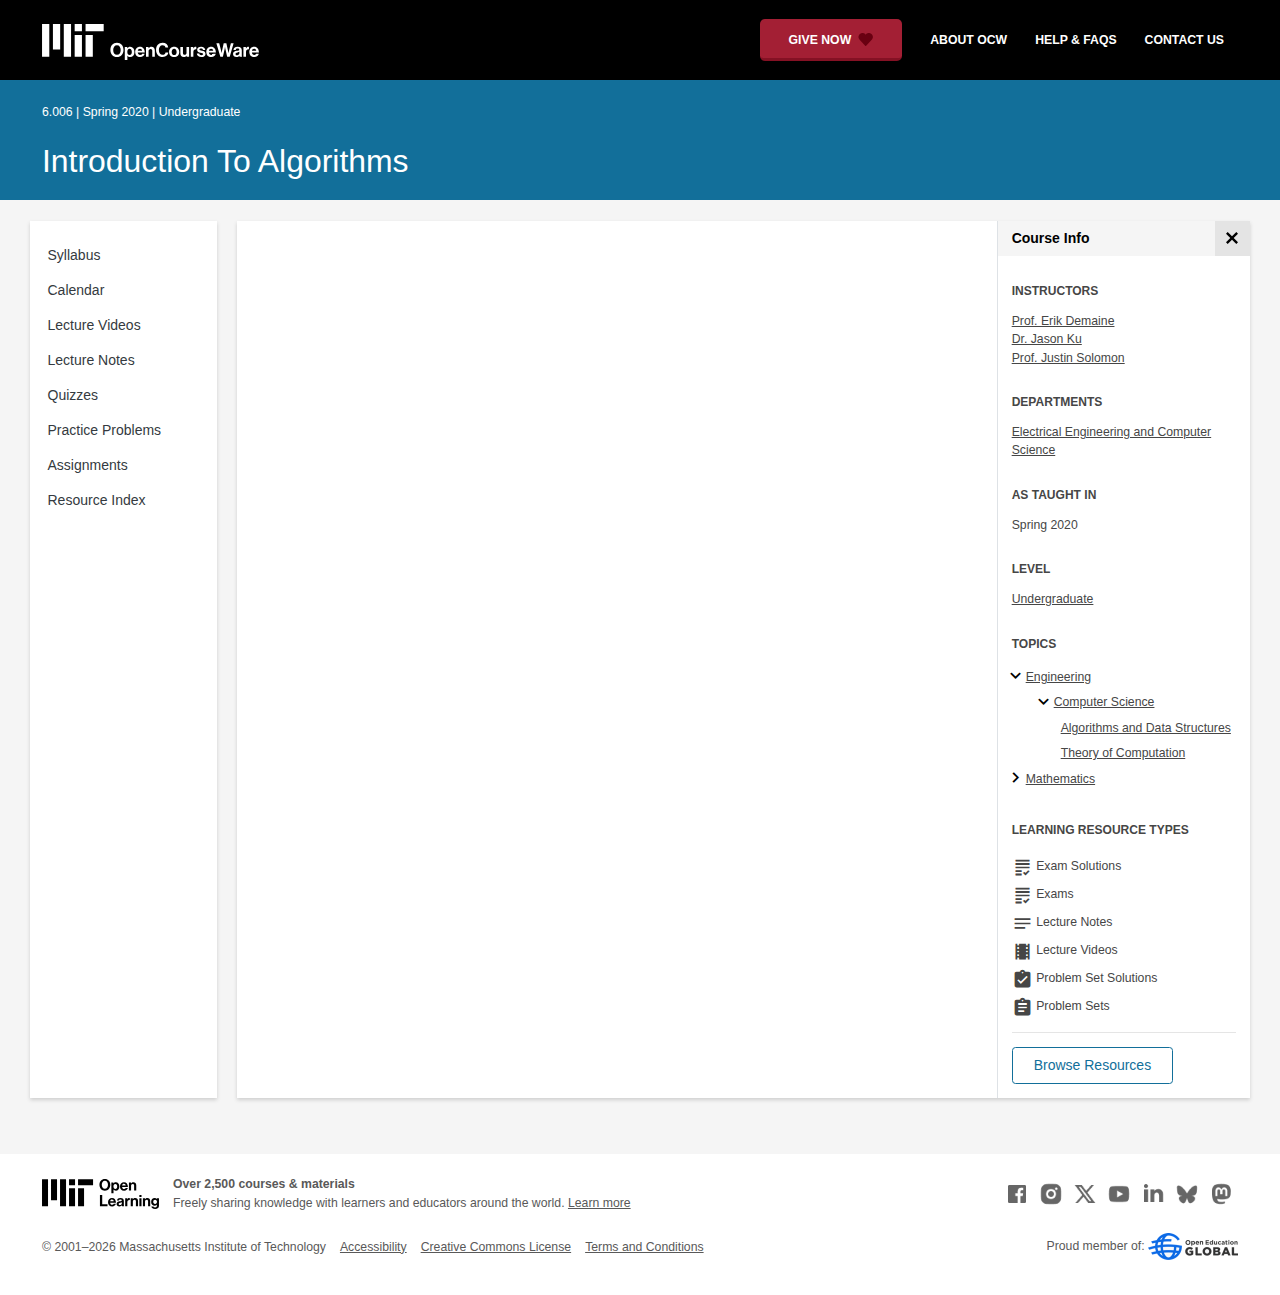
<file: 6.006-spring-2020/external-resources/index.html>
<!doctype html>
<html lang="en">
<head>
  
    
    <script>(function(w,d,s,l,i){w[l]=w[l]||[];w[l].push({'gtm.start':
    new Date().getTime(),event:'gtm.js'});var f=d.getElementsByTagName(s)[0],
    j=d.createElement(s),dl=l!='dataLayer'?'&l='+l:'';j.async=true;j.src=
    'https://www.googletagmanager.com/gtm.js?id='+i+dl;f.parentNode.insertBefore(j,f);
    })(window,document,'script','dataLayer','GTM-NMQZ25T');</script>
    
  
  




    
    <link href="../static_shared/css/course_offline.41451.css" rel="stylesheet">
    

    
    <link href="../static_shared/css/common.41451.css" rel="stylesheet">
    


  
  <meta charset="utf-8">
  <meta name="viewport" content="width=device-width, initial-scale=1, viewport-fit=cover">
  <meta name="description" content="MIT OpenCourseWare is a web based publication of virtually all MIT course content. OCW is open and available to the world and is a permanent MIT activity">
  <meta name="keywords" content="opencourseware,MIT OCW,courseware,MIT opencourseware,Free Courses,class notes,class syllabus,class materials,tutorials,online courses,MIT courses">
  
  <meta property="og:site_name" content="MIT OpenCourseWare">
  <meta property="og:type" content="website" />
  <meta property="og:url" content="https://ocw.mit.edu/courses/6-006-introduction-to-algorithms-spring-2020/external-resources/" />
  <meta property="og:title" content="Introduction to Algorithms | Electrical Engineering and Computer Science | MIT OpenCourseWare" />
  <meta property="og:description" content="MIT OpenCourseWare is a web based publication of virtually all MIT course content. OCW is open and available to the world and is a permanent MIT activity" />

  

<meta property="og:image" content="https://ocw.mit.edu/courses/6-006-introduction-to-algorithms-spring-2020/5a62336c0a97b276d6141b0b7f070b5b_6-006s20.png" />
<meta name="twitter:card" content="summary_large_image" />
<meta name="twitter:site" content="@mitocw" />
<meta name="twitter:image:src" content="https://ocw.mit.edu/courses/6-006-introduction-to-algorithms-spring-2020/5a62336c0a97b276d6141b0b7f070b5b_6-006s20.png" />

  <link rel="canonical" href="https://ocw.mit.edu/courses/6-006-introduction-to-algorithms-spring-2020/external-resources/" />

  <script type="application/ld+json">
      {
        "@context": "http://schema.org/",
        "@type" : "WebPage",
        "name": "MIT OpenCourseWare",
        "description": "MIT OpenCourseWare is a web based publication of virtually all MIT course content. OCW is open and available to the world and is a permanent MIT activity",
        "license": "http://creativecommons.org/licenses/by-nc-sa/4.0/",
        "publisher": {
          "@type": "CollegeOrUniversity",
          "name": "MIT OpenCourseWare"
        }
      }
  </script>

  <title>Introduction to Algorithms | Electrical Engineering and Computer Science | MIT OpenCourseWare</title>
  <style>
  @font-face {
    font-family: 'Material Icons';
    font-style: normal;
    font-weight: 400;
    src: local('Material Icons'),
      local('MaterialIcons-Regular'),
      url(../static_shared/fonts/MaterialIcons-Regular.subset.84f45410d085472240e2.woff2) format('woff2'),
      url(../static_shared/fonts/MaterialIcons-Regular.subset.8167faf7e3a9170d282a.woff) format('woff'),
      url(../static_shared/fonts/MaterialIcons-Regular.subset.0beb27f30d92440091b4.ttf) format('truetype');
  }
  @font-face {
    font-family: 'Material Icons Round';
    font-style: normal;
    font-weight: 400;
    src: local("MaterialIcons-Round"),
    url(../static_shared/fonts/MaterialIconsRound-Regular.subset.7154eae1d0e60e0dabe4.woff2) format('woff2');
  }
  @font-face {
    font-family: 'Cardo Bold';
    font-style: normal;
    font-weight: bold;
    src: local('Cardo'),
      local('Cardo-Bold'),
      url(../static_shared/fonts/Cardo-Bold.d7bf1aa6f322a64b2fc3.ttf) format('truetype');
  }
  @font-face {
    font-family: 'Cardo Italic';
    font-style: italic;
    font-weight: 400;
    src: local('Cardo'),
      local('Cardo-Italic'),
      url(../static_shared/fonts/Cardo-Italic.0935d2ebbc05be3559b1.ttf) format('truetype');
  }
  @font-face {
    font-family: 'Helvetica Light';
    font-style: normal`;
    font-weight: 400;
    src: local('Helvetica Light'),
      local('Helvetica-Light'),
      url(../static_shared/fonts/Helvetica-Light.70359849afb40079a1c8.ttf) format('truetype');
  }
  .external-link.nav-link::after {
    background-image: url('../static_shared/images/external_link.58bbdd86c00a2c146c36.svg'); 
  }
  </style>
</head>


<body class="course-home-page">
  
    
    <noscript><iframe src="https://www.googletagmanager.com/ns.html?id=GTM-NMQZ25T"
    height="0" width="0" style="display:none;visibility:hidden"></iframe></noscript>
    
  
  <div class="overflow-auto">
    <span class="course-header">
    <div
  id="mobile-course-nav"
  class="navbar-offcanvas offcanvas-toggle offcanvas-toggle-close medium-and-below-only drawer">
  <h3 class="my-4 d-flex align-items-center justify-content-between">
    Browse Course Material
    <button
      class="btn"
      type="button"
      aria-label="Close Course Menu"
      onclick="$('#mobile-course-nav-toggle').click();"
      id="close-mobile-course-menu-button"
      >
      <img
        src="../static_shared/images/close_small.b0a2684ccc0da6407a56.svg"
        alt=""
        width="12px"
      />
    </button>
  </h3>
  

<nav class="course-nav" aria-label="Course materials">
  <ul class="w-100 m-auto list-unstyled">
    
      









<li class="course-nav-list-item">
  <div class="course-nav-parent d-flex flex-direction-row align-items-center justify-content-between">
    <span class="course-nav-text-wrapper">
      
        <a class="text-dark nav-link"
          data-uuid="806697d9-a77b-cfb5-791d-be64ae934dc9"
           href="../pages/syllabus/index.html" >
          Syllabus
        </a>
      
    </span>
    
  </div>
  
  <span class="medium-and-below-only"><hr/></span>
  
  <ul
    class="course-nav-child-nav m-auto collapse"
    id="nav-container_mobile_806697d9-a77b-cfb5-791d-be64ae934dc9"
    aria-labelledby="nav-button_mobile_806697d9-a77b-cfb5-791d-be64ae934dc9"
  >
    
  </ul>
</li>

    
      









<li class="course-nav-list-item">
  <div class="course-nav-parent d-flex flex-direction-row align-items-center justify-content-between">
    <span class="course-nav-text-wrapper">
      
        <a class="text-dark nav-link"
          data-uuid="7d2ea4af-b24a-df20-2423-9a0889bc50ab"
           href="../pages/calendar/index.html" >
          Calendar
        </a>
      
    </span>
    
  </div>
  
  <span class="medium-and-below-only"><hr/></span>
  
  <ul
    class="course-nav-child-nav m-auto collapse"
    id="nav-container_mobile_7d2ea4af-b24a-df20-2423-9a0889bc50ab"
    aria-labelledby="nav-button_mobile_7d2ea4af-b24a-df20-2423-9a0889bc50ab"
  >
    
  </ul>
</li>

    
      









<li class="course-nav-list-item">
  <div class="course-nav-parent d-flex flex-direction-row align-items-center justify-content-between">
    <span class="course-nav-text-wrapper">
      
        <a class="text-dark nav-link"
          data-uuid="2dd8a6bf-697c-cc23-b282-ae6f9dec5b6f"
           href="../video_galleries/lecture-videos/index.html" >
          Lecture Videos
        </a>
      
    </span>
    
  </div>
  
  <span class="medium-and-below-only"><hr/></span>
  
  <ul
    class="course-nav-child-nav m-auto collapse"
    id="nav-container_mobile_2dd8a6bf-697c-cc23-b282-ae6f9dec5b6f"
    aria-labelledby="nav-button_mobile_2dd8a6bf-697c-cc23-b282-ae6f9dec5b6f"
  >
    
  </ul>
</li>

    
      









<li class="course-nav-list-item">
  <div class="course-nav-parent d-flex flex-direction-row align-items-center justify-content-between">
    <span class="course-nav-text-wrapper">
      
        <a class="text-dark nav-link"
          data-uuid="51ba9637-0a92-32f2-88ab-0bef851c9ad4"
           href="../pages/lecture-notes/index.html" >
          Lecture Notes
        </a>
      
    </span>
    
  </div>
  
  <span class="medium-and-below-only"><hr/></span>
  
  <ul
    class="course-nav-child-nav m-auto collapse"
    id="nav-container_mobile_51ba9637-0a92-32f2-88ab-0bef851c9ad4"
    aria-labelledby="nav-button_mobile_51ba9637-0a92-32f2-88ab-0bef851c9ad4"
  >
    
  </ul>
</li>

    
      









<li class="course-nav-list-item">
  <div class="course-nav-parent d-flex flex-direction-row align-items-center justify-content-between">
    <span class="course-nav-text-wrapper">
      
        <a class="text-dark nav-link"
          data-uuid="400e6a8d-35c4-e497-f645-fe19629c58f3"
           href="../pages/quizzes/index.html" >
          Quizzes
        </a>
      
    </span>
    
  </div>
  
  <span class="medium-and-below-only"><hr/></span>
  
  <ul
    class="course-nav-child-nav m-auto collapse"
    id="nav-container_mobile_400e6a8d-35c4-e497-f645-fe19629c58f3"
    aria-labelledby="nav-button_mobile_400e6a8d-35c4-e497-f645-fe19629c58f3"
  >
    
  </ul>
</li>

    
      









<li class="course-nav-list-item">
  <div class="course-nav-parent d-flex flex-direction-row align-items-center justify-content-between">
    <span class="course-nav-text-wrapper">
      
        <a class="text-dark nav-link"
          data-uuid="60da50f1-00f1-a813-476b-6e6a65e98226"
           href="../pages/practice-problems/index.html" >
          Practice Problems
        </a>
      
    </span>
    
  </div>
  
  <span class="medium-and-below-only"><hr/></span>
  
  <ul
    class="course-nav-child-nav m-auto collapse"
    id="nav-container_mobile_60da50f1-00f1-a813-476b-6e6a65e98226"
    aria-labelledby="nav-button_mobile_60da50f1-00f1-a813-476b-6e6a65e98226"
  >
    
  </ul>
</li>

    
      









<li class="course-nav-list-item">
  <div class="course-nav-parent d-flex flex-direction-row align-items-center justify-content-between">
    <span class="course-nav-text-wrapper">
      
        <a class="text-dark nav-link"
          data-uuid="bdb6c046-d849-dd11-ab64-cdea4975d145"
           href="../pages/assignments/index.html" >
          Assignments
        </a>
      
    </span>
    
  </div>
  
  <span class="medium-and-below-only"><hr/></span>
  
  <ul
    class="course-nav-child-nav m-auto collapse"
    id="nav-container_mobile_bdb6c046-d849-dd11-ab64-cdea4975d145"
    aria-labelledby="nav-button_mobile_bdb6c046-d849-dd11-ab64-cdea4975d145"
  >
    
  </ul>
</li>

    
      









<li class="course-nav-list-item">
  <div class="course-nav-parent d-flex flex-direction-row align-items-center justify-content-between">
    <span class="course-nav-text-wrapper">
      
        <a class="text-dark nav-link"
          data-uuid="d8f3bab7-a81a-a2de-20cc-c78674a64694"
           href="../pages/resource-index/index.html" >
          Resource Index
        </a>
      
    </span>
    
  </div>
  
  <span class="medium-and-below-only"><hr/></span>
  
  <ul
    class="course-nav-child-nav m-auto collapse"
    id="nav-container_mobile_d8f3bab7-a81a-a2de-20cc-c78674a64694"
    aria-labelledby="nav-button_mobile_d8f3bab7-a81a-a2de-20cc-c78674a64694"
  >
    
  </ul>
</li>

    
  </ul>
</nav>

</div>

    <div
  id="course-info-drawer"
  class="bg-faded pt-3 bg-light navbar-offcanvas navbar-offcanvas-right medium-and-below-only drawer"
>
  <div class="col-12">
    <button
      class="btn close-mobile-course-info"
      type="button"
      aria-label="Close Course Info"
      onclick="$('#mobile-course-info-toggle').click();"
      id="close-mobile-course-info-button"
      >
      <img
        class=""
        src="../static_shared/images/close_small.b0a2684ccc0da6407a56.svg"
        alt=""
        width="12px"
      />
    </button>
  </div>
    

<div class="course-info">
  <div class="course-detail-title bg-light-gray">
    <h2 class="font-black py-1 pl-3 m-0">
      Course Info
    </h2>
  </div>
  <div class="px-3 mt-4">
    <div class="row">
      <div class="col-12 ">
        
        <div class="">
          
          <h5 class="panel-course-info-title ">
            Instructors
            </h5>
          <div class="course-info-content panel-course-info-text">
            




<ul class="list-unstyled m-0">
  
  
  
    
  
  <li>
    <a   class="course-info-instructor strip-link-offline"    href="https://ocw.mit.edu/search/?q=Prof.&#43;Erik&#43;Demaine"  >Prof. Erik Demaine</a>
  </li>
  
  
  
    
  
  <li>
    <a   class="course-info-instructor strip-link-offline"    href="https://ocw.mit.edu/search/?q=Dr.&#43;Jason&#43;Ku"  >Dr. Jason Ku</a>
  </li>
  
  
  
    
  
  <li>
    <a   class="course-info-instructor strip-link-offline"    href="https://ocw.mit.edu/search/?q=Prof.&#43;Justin&#43;Solomon"  >Prof. Justin Solomon</a>
  </li>
  
</ul>


          </div>
        </div>
        
        
          
          
            <div class="mt-4">
              <h5 class="panel-course-info-title ">
                Departments
              </h5>
              <div class="course-info-content panel-course-info-text">
                




<ul class="list-unstyled m-0">
  
  
  
    
  
  <li>
    <a   class="course-info-department strip-link-offline"    href="https://ocw.mit.edu/search/?d=Electrical&#43;Engineering&#43;and&#43;Computer&#43;Science"  >Electrical Engineering and Computer Science</a>
  </li>
  
</ul>


              </div>
            </div>
          
         
        
        <div class="mt-4">
          <h5 class="panel-course-info-title ">
            As Taught In
          </h5>
          <div class="course-info-content panel-course-info-text">
            Spring
            
              2020
            
          </div>
        </div>

        <div class="mt-4">
          <h5 class="panel-course-info-title ">
            Level
          </h5>
          <div class="course-info-content panel-course-info-text">
            
              
                <a   class=" strip-link-offline"    href="https://ocw.mit.edu/search/?l=Undergraduate"  >Undergraduate</a><br />
              
            
          </div>
        </div>
        
      </div>

      
    </div>
  </div>
</div>

  





<div class=" mt-4">
  <h5 class="panel-course-info-title ">
    Topics
  </h5>
  <ul class="list-unstyled pb-2 m-0 panel-course-info-text">
      <li>








<div class="position-relative pt-1 pb-1 pl-4 ml-n2 ">
  
  <button
    type="button"
    class="topic-toggle border-0 bg-transparent pl-0"
    data-target="#subtopic-container_mobile_0"
    data-toggle="collapse"
    aria-controls="subtopic-container_mobile_0"
    aria-expanded="true"
    aria-label="Engineering subtopics"
  >
    <i aria-hidden="true" class="material-icons"></i>
  </button>
  
  <span class="topic-text-wrapper">
    <a   class="text-black course-info-topic strip-link-offline"    href="https://ocw.mit.edu/search/?t=Engineering"  >Engineering</a></span>
</div>

<ul
  class="pl-4 subtopic-container collapse show list-unstyled"
  id="subtopic-container_mobile_0"
  aria-label="Subtopics"
>
  
  
  
  <li>
    <div class="position-relative pt-1 pb-1  pl-4 ">
      
      <button
        class="topic-toggle border-0 bg-transparent pl-0"
        data-target="#speciality-container_mobile_0_0"
        data-toggle="collapse"
        aria-controls="speciality-container_mobile_0_0"
        aria-expanded="true"
        aria-label="Computer Science specialties"
      >
        <i aria-hidden="true" class="material-icons"></i>
      </button>
      
      <span class="topic-text-wrapper">
        
        <a   class="text-black course-info-topic strip-link-offline"    href="https://ocw.mit.edu/search/?t=Computer&#43;Science"  >Computer Science</a></span>
    </div>
    <ul
      class="collapse show list-unstyled"
      id="speciality-container_mobile_0_0"
      aria-label="Specialties"
    >
      
      <li class="pt-1 pb-1 pl-5">
        <span class="topic-text-wrapper">
          
          <a   class="text-black course-info-topic strip-link-offline"    href="https://ocw.mit.edu/search/?t=Algorithms&#43;and&#43;Data&#43;Structures"  >Algorithms and Data Structures</a></span>
      </li>
      
      <li class="pt-1 pb-1 pl-5">
        <span class="topic-text-wrapper">
          
          <a   class="text-black course-info-topic strip-link-offline"    href="https://ocw.mit.edu/search/?t=Theory&#43;of&#43;Computation"  >Theory of Computation</a></span>
      </li>
      
    </ul>
    
  </li>
  
</ul>

</li>
      <li>








<div class="position-relative pt-1 pb-1 pl-4 ml-n2 ">
  
  <button
    type="button"
    class="topic-toggle border-0 bg-transparent pl-0"
    data-target="#subtopic-container_mobile_1"
    data-toggle="collapse"
    aria-controls="subtopic-container_mobile_1"
    aria-expanded="false"
    aria-label="Mathematics subtopics"
  >
    <i aria-hidden="true" class="material-icons"></i>
  </button>
  
  <span class="topic-text-wrapper">
    <a   class="text-black course-info-topic strip-link-offline"    href="https://ocw.mit.edu/search/?t=Mathematics"  >Mathematics</a></span>
</div>

<ul
  class="pl-4 subtopic-container collapse list-unstyled"
  id="subtopic-container_mobile_1"
  aria-label="Subtopics"
>
  
  
  
  <li>
    <div class="position-relative pt-1 pb-1  pl-2 ">
      
      <span class="topic-text-wrapper">
        
        <a   class="text-black course-info-topic strip-link-offline"    href="https://ocw.mit.edu/search/?t=Computation"  >Computation</a></span>
    </div>
    <ul
      class="collapse list-unstyled"
      id="speciality-container_mobile_1_0"
      aria-label="Specialties"
    >
      
    </ul>
    
  </li>
  
</ul>

</li>
      
  </ul>
</div>

  



<div class="">
  <h5 class="course-detail-title panel-course-info-title mt-3">
    Learning Resource Types
  </h5>
  <div>
    <div class="row d-inline m-0">
      
        <div class="panel-course-info-text my-2">
          

<div class="">
  <div class="d-flex">
    <i aria-hidden="true" class="material-icons pr-1">grading</i>
    <span>Exam Solutions</span>
  </div>
</div>

        </div>
      
        <div class="panel-course-info-text my-2">
          

<div class="">
  <div class="d-flex">
    <i aria-hidden="true" class="material-icons pr-1">grading</i>
    <span>Exams</span>
  </div>
</div>

        </div>
      
        <div class="panel-course-info-text my-2">
          

<div class="">
  <div class="d-flex">
    <i aria-hidden="true" class="material-icons pr-1">notes</i>
    <span>Lecture Notes</span>
  </div>
</div>

        </div>
      
        <div class="panel-course-info-text my-2">
          

<div class="">
  <div class="d-flex">
    <i aria-hidden="true" class="material-icons pr-1">theaters</i>
    <span>Lecture Videos</span>
  </div>
</div>

        </div>
      
        <div class="panel-course-info-text my-2">
          

<div class="">
  <div class="d-flex">
    <i aria-hidden="true" class="material-icons pr-1">assignment_turned_in</i>
    <span>Problem Set Solutions</span>
  </div>
</div>

        </div>
      
        <div class="panel-course-info-text my-2">
          

<div class="">
  <div class="d-flex">
    <i aria-hidden="true" class="material-icons pr-1">assignment</i>
    <span>Problem Sets</span>
  </div>
</div>

        </div>
      
    </div>
  </div>
</div>


  


<hr>
<div class="pb-3">
  <a class="download-course-link-button btn btn-outline-primary btn-link link-button text-decoration-none px-4 py-2"
    role="button"
    href="../download/index.html">
    <div class="text-center w-100">Browse Resources</div>
  </a>
</div>

</div>

    





<div id="mobile-header" class="position-relative bg-black medium-and-below-only">
  <nav class="navbar navbar-expand-lg navbar-dark bg-black d-flex">
    <button
      class="navbar-toggler"
      type="button"
      data-toggle="collapse"
      data-target="#navbarSupportedContent"
      aria-controls="navbarSupportedContent"
      aria-expanded="false"
      aria-label="Toggle navigation"
    >
      <i class="material-icons display-4 text-white align-bottom">menu</i>
    </button>
    <div class="mx-auto">
      <a href="https://ocw.mit.edu/">
        <img width="200" src="../static_shared/images/ocw_logo_white.cabdc9a745b03db3dad4.svg" alt="MIT OpenCourseWare"/>
      </a>
    </div>
    <div class="user-menu-container"></div>
    <div class="collapse navbar-collapse" id="navbarSupportedContent">
      <ul class="navbar-nav mr-auto pl-2 pt-2">
        <li class="nav-item"></li>
        <li class="nav-item">
          <a   class="nav-link"    href="https://giving.mit.edu/give/to/ocw/?utm_source=ocw&amp;utm_medium=homepage_banner&amp;utm_campaign=nextgen_home"  >Give Now</a>
        </li>
        <li class="nav-item">
          <a   class="nav-link"    href="https://ocw.mit.edu/about"  >About OCW</a>
        </li>
        <li class="nav-item">
          <a   class="nav-link"   target="_blank"   href="https://mitocw.zendesk.com/hc/en-us"  >Help &amp; Faqs</a>
        </li>
        <li class="nav-item">
          <a   class="nav-link"    href="https://ocw.mit.edu/contact"  >Contact Us</a>
        </li>
      </ul>
    </div>
  </nav>
</div>


<div id="desktop-header">
  <div class="contents">
    <div class="left">
      <div class="ocw-logo">
        <a href="https://ocw.mit.edu/">
          <img src="../static_shared/images/ocw_logo_white.cabdc9a745b03db3dad4.svg" alt="MIT OpenCourseWare" />
        </a>
      </div>
    </div>
    <div class="right">
      
      <a class="give-button text-white text-decoration-none font-weight-bold small-link d-flex align-items-center" aria-label="Give Now - Donate to MIT OpenCourseWare" href="https://giving.mit.edu/give/to/ocw/?utm_source=ocw&amp;utm_medium=homepage_banner&amp;utm_campaign=nextgen_home">
        <span class="m-0 pr-2">GIVE NOW</span>
        <img src="../static_shared/images/heart_burgundy.e7c8635e8cc6538b89fa.svg" class="heart-burgundy" alt="" />
      </a>
      <a   class="text-white text-decoration-none font-weight-bold pl-5 pr-3 py-2"    href="https://ocw.mit.edu/about"  >about ocw</a>
      <a   class="text-white text-decoration-none font-weight-bold px-3 py-2"   target="_blank"   href="https://mitocw.zendesk.com/hc/en-us"  >help &amp; faqs</a>
      <a   class="text-white text-decoration-none font-weight-bold px-3 py-2"    href="https://ocw.mit.edu/contact"  >contact us</a>
      <div class="user-menu-container"></div>
    </div>
  </div>
</div>

<div id="user-list-modal-container"></div>
<div id="create-user-list-modal-container"></div>
    </span>
    
    

<div id="course-banner" class="p-0">
  <div class="max-content-width course-banner-content m-auto py-3">
    <div class="row">
    <div class="col-11">
      
      <span class="course-number-term-detail">6.006 | Spring 2020 | Undergraduate</span>
      <br>
      <br>
      <h1>
        <a
          class="text-capitalize m-0 text-white"
          href="../index.html"
        >Introduction to Algorithms</a>
      </h1>
    </div>
    <div class="col-1"><div class="bookmark-button-container" data-resourcereadableid="6.006&#43;spring_2020"></div>
    </div>
    </div>
  </div>
</div>


    <div id="course-main-content">
      <div class="row">
        <div class="col-12 course-home-grid">
          <div class="medium-and-below-only">
            <div class="d-flex align-items-center mb-3">
              <div class="col-6 px-0">
                <div>
  <button
    id="mobile-course-nav-toggle"
    class="mobile-course-nav-toggle-btn d-inline-flex align-items-center offcanvas-toggle"
    data-toggle="offcanvas"
    data-target="#mobile-course-nav"
  >
    <img src="../static_shared/images/expand.a062b1c47b121e3c7e03.svg" alt=""/>
    <span class="pl-1">Menu</span>
  </button>
</div>

              </div>
              <div class="col-6 px-0">
                


  <button 
    class="btn btn-link float-right mobile-course-info-toggle-btn toggle navbar-toggle offcanvas-toggle"
    id="mobile-course-info-toggle"
    data-toggle="offcanvas" 
    data-target="#course-info-drawer">
    More Info
  </button>


              </div>
            </div>
          </div>
        </div>
      </div>
      <div class="row course-cards">
        <div class="col-2 course-home-grid large-and-above-only">  
          <div class="card">
  <div class="card-body pr-2">
    

<nav class="course-nav" aria-label="Course materials">
  <ul class="w-100 m-auto list-unstyled">
    
      









<li class="course-nav-list-item">
  <div class="course-nav-parent d-flex flex-direction-row align-items-center justify-content-between">
    <span class="course-nav-text-wrapper">
      
        <a class="text-dark nav-link"
          data-uuid="806697d9-a77b-cfb5-791d-be64ae934dc9"
           href="../pages/syllabus/index.html" >
          Syllabus
        </a>
      
    </span>
    
  </div>
  
  <span class="medium-and-below-only"><hr/></span>
  
  <ul
    class="course-nav-child-nav m-auto collapse"
    id="nav-container_desktop_806697d9-a77b-cfb5-791d-be64ae934dc9"
    aria-labelledby="nav-button_desktop_806697d9-a77b-cfb5-791d-be64ae934dc9"
  >
    
  </ul>
</li>

    
      









<li class="course-nav-list-item">
  <div class="course-nav-parent d-flex flex-direction-row align-items-center justify-content-between">
    <span class="course-nav-text-wrapper">
      
        <a class="text-dark nav-link"
          data-uuid="7d2ea4af-b24a-df20-2423-9a0889bc50ab"
           href="../pages/calendar/index.html" >
          Calendar
        </a>
      
    </span>
    
  </div>
  
  <span class="medium-and-below-only"><hr/></span>
  
  <ul
    class="course-nav-child-nav m-auto collapse"
    id="nav-container_desktop_7d2ea4af-b24a-df20-2423-9a0889bc50ab"
    aria-labelledby="nav-button_desktop_7d2ea4af-b24a-df20-2423-9a0889bc50ab"
  >
    
  </ul>
</li>

    
      









<li class="course-nav-list-item">
  <div class="course-nav-parent d-flex flex-direction-row align-items-center justify-content-between">
    <span class="course-nav-text-wrapper">
      
        <a class="text-dark nav-link"
          data-uuid="2dd8a6bf-697c-cc23-b282-ae6f9dec5b6f"
           href="../video_galleries/lecture-videos/index.html" >
          Lecture Videos
        </a>
      
    </span>
    
  </div>
  
  <span class="medium-and-below-only"><hr/></span>
  
  <ul
    class="course-nav-child-nav m-auto collapse"
    id="nav-container_desktop_2dd8a6bf-697c-cc23-b282-ae6f9dec5b6f"
    aria-labelledby="nav-button_desktop_2dd8a6bf-697c-cc23-b282-ae6f9dec5b6f"
  >
    
  </ul>
</li>

    
      









<li class="course-nav-list-item">
  <div class="course-nav-parent d-flex flex-direction-row align-items-center justify-content-between">
    <span class="course-nav-text-wrapper">
      
        <a class="text-dark nav-link"
          data-uuid="51ba9637-0a92-32f2-88ab-0bef851c9ad4"
           href="../pages/lecture-notes/index.html" >
          Lecture Notes
        </a>
      
    </span>
    
  </div>
  
  <span class="medium-and-below-only"><hr/></span>
  
  <ul
    class="course-nav-child-nav m-auto collapse"
    id="nav-container_desktop_51ba9637-0a92-32f2-88ab-0bef851c9ad4"
    aria-labelledby="nav-button_desktop_51ba9637-0a92-32f2-88ab-0bef851c9ad4"
  >
    
  </ul>
</li>

    
      









<li class="course-nav-list-item">
  <div class="course-nav-parent d-flex flex-direction-row align-items-center justify-content-between">
    <span class="course-nav-text-wrapper">
      
        <a class="text-dark nav-link"
          data-uuid="400e6a8d-35c4-e497-f645-fe19629c58f3"
           href="../pages/quizzes/index.html" >
          Quizzes
        </a>
      
    </span>
    
  </div>
  
  <span class="medium-and-below-only"><hr/></span>
  
  <ul
    class="course-nav-child-nav m-auto collapse"
    id="nav-container_desktop_400e6a8d-35c4-e497-f645-fe19629c58f3"
    aria-labelledby="nav-button_desktop_400e6a8d-35c4-e497-f645-fe19629c58f3"
  >
    
  </ul>
</li>

    
      









<li class="course-nav-list-item">
  <div class="course-nav-parent d-flex flex-direction-row align-items-center justify-content-between">
    <span class="course-nav-text-wrapper">
      
        <a class="text-dark nav-link"
          data-uuid="60da50f1-00f1-a813-476b-6e6a65e98226"
           href="../pages/practice-problems/index.html" >
          Practice Problems
        </a>
      
    </span>
    
  </div>
  
  <span class="medium-and-below-only"><hr/></span>
  
  <ul
    class="course-nav-child-nav m-auto collapse"
    id="nav-container_desktop_60da50f1-00f1-a813-476b-6e6a65e98226"
    aria-labelledby="nav-button_desktop_60da50f1-00f1-a813-476b-6e6a65e98226"
  >
    
  </ul>
</li>

    
      









<li class="course-nav-list-item">
  <div class="course-nav-parent d-flex flex-direction-row align-items-center justify-content-between">
    <span class="course-nav-text-wrapper">
      
        <a class="text-dark nav-link"
          data-uuid="bdb6c046-d849-dd11-ab64-cdea4975d145"
           href="../pages/assignments/index.html" >
          Assignments
        </a>
      
    </span>
    
  </div>
  
  <span class="medium-and-below-only"><hr/></span>
  
  <ul
    class="course-nav-child-nav m-auto collapse"
    id="nav-container_desktop_bdb6c046-d849-dd11-ab64-cdea4975d145"
    aria-labelledby="nav-button_desktop_bdb6c046-d849-dd11-ab64-cdea4975d145"
  >
    
  </ul>
</li>

    
      









<li class="course-nav-list-item">
  <div class="course-nav-parent d-flex flex-direction-row align-items-center justify-content-between">
    <span class="course-nav-text-wrapper">
      
        <a class="text-dark nav-link"
          data-uuid="d8f3bab7-a81a-a2de-20cc-c78674a64694"
           href="../pages/resource-index/index.html" >
          Resource Index
        </a>
      
    </span>
    
  </div>
  
  <span class="medium-and-below-only"><hr/></span>
  
  <ul
    class="course-nav-child-nav m-auto collapse"
    id="nav-container_desktop_d8f3bab7-a81a-a2de-20cc-c78674a64694"
    aria-labelledby="nav-button_desktop_d8f3bab7-a81a-a2de-20cc-c78674a64694"
  >
    
  </ul>
</li>

    
  </ul>
</nav>

  </div>
</div>

        </div>
        <div class="col-sm-12 col-lg-10 course-home-grid">
          <div class="">
            <div class="card">
              <div class="d-flex justify-content-between">
                <div class="p-0 col-lg-9" id="main-course-section">
                  <div class="card-body">
                    


                  </div>
                </div>
                
                  <button 
  type="button" 
  class="btn course-info-button large-and-above-only"
  id="desktop-course-drawer-button"
  data-target="#desktop-course-drawer"
  data-toggle="collapse"
  aria-label="Course Info"
  aria-controls="desktop-course-drawer"
  aria-expanded="false"
>
  <img
    class="expand-drawer-img drawer-icon-img"
    src="../static_shared/images/left_arrow.3c482a1f6223bff3f0e6.svg"
    alt=""
  />
  <img
    class="collapse-drawer-img drawer-icon-img"
    src="../static_shared/images/close_small.b0a2684ccc0da6407a56.svg"
    alt=""
  />
</button>

<div class="collapse border-left p-0 large-and-above-only col-3" id="desktop-course-drawer">
    

<div class="course-info">
  <div class="course-detail-title bg-light-gray">
    <h2 class="font-black py-1 pl-3 m-0">
      Course Info
    </h2>
  </div>
  <div class="px-3 mt-4">
    <div class="row">
      <div class="col-12 ">
        
        <div class="">
          
          <h5 class="panel-course-info-title ">
            Instructors
            </h5>
          <div class="course-info-content panel-course-info-text">
            




<ul class="list-unstyled m-0">
  
  
  
    
  
  <li>
    <a   class="course-info-instructor strip-link-offline"    href="https://ocw.mit.edu/search/?q=Prof.&#43;Erik&#43;Demaine"  >Prof. Erik Demaine</a>
  </li>
  
  
  
    
  
  <li>
    <a   class="course-info-instructor strip-link-offline"    href="https://ocw.mit.edu/search/?q=Dr.&#43;Jason&#43;Ku"  >Dr. Jason Ku</a>
  </li>
  
  
  
    
  
  <li>
    <a   class="course-info-instructor strip-link-offline"    href="https://ocw.mit.edu/search/?q=Prof.&#43;Justin&#43;Solomon"  >Prof. Justin Solomon</a>
  </li>
  
</ul>


          </div>
        </div>
        
        
          
          
            <div class="mt-4">
              <h5 class="panel-course-info-title ">
                Departments
              </h5>
              <div class="course-info-content panel-course-info-text">
                




<ul class="list-unstyled m-0">
  
  
  
    
  
  <li>
    <a   class="course-info-department strip-link-offline"    href="https://ocw.mit.edu/search/?d=Electrical&#43;Engineering&#43;and&#43;Computer&#43;Science"  >Electrical Engineering and Computer Science</a>
  </li>
  
</ul>


              </div>
            </div>
          
         
        
        <div class="mt-4">
          <h5 class="panel-course-info-title ">
            As Taught In
          </h5>
          <div class="course-info-content panel-course-info-text">
            Spring
            
              2020
            
          </div>
        </div>

        <div class="mt-4">
          <h5 class="panel-course-info-title ">
            Level
          </h5>
          <div class="course-info-content panel-course-info-text">
            
              
                <a   class=" strip-link-offline"    href="https://ocw.mit.edu/search/?l=Undergraduate"  >Undergraduate</a><br />
              
            
          </div>
        </div>
        
      </div>

      
    </div>
  </div>
</div>

  <div class="px-3">
    





<div class=" mt-4">
  <h5 class="panel-course-info-title ">
    Topics
  </h5>
  <ul class="list-unstyled pb-2 m-0 panel-course-info-text">
      <li>








<div class="position-relative pt-1 pb-1 pl-4 ml-n2 ">
  
  <button
    type="button"
    class="topic-toggle border-0 bg-transparent pl-0"
    data-target="#subtopic-container_desktop_0"
    data-toggle="collapse"
    aria-controls="subtopic-container_desktop_0"
    aria-expanded="true"
    aria-label="Engineering subtopics"
  >
    <i aria-hidden="true" class="material-icons"></i>
  </button>
  
  <span class="topic-text-wrapper">
    <a   class="text-black course-info-topic strip-link-offline"    href="https://ocw.mit.edu/search/?t=Engineering"  >Engineering</a></span>
</div>

<ul
  class="pl-4 subtopic-container collapse show list-unstyled"
  id="subtopic-container_desktop_0"
  aria-label="Subtopics"
>
  
  
  
  <li>
    <div class="position-relative pt-1 pb-1  pl-4 ">
      
      <button
        class="topic-toggle border-0 bg-transparent pl-0"
        data-target="#speciality-container_desktop_0_0"
        data-toggle="collapse"
        aria-controls="speciality-container_desktop_0_0"
        aria-expanded="true"
        aria-label="Computer Science specialties"
      >
        <i aria-hidden="true" class="material-icons"></i>
      </button>
      
      <span class="topic-text-wrapper">
        
        <a   class="text-black course-info-topic strip-link-offline"    href="https://ocw.mit.edu/search/?t=Computer&#43;Science"  >Computer Science</a></span>
    </div>
    <ul
      class="collapse show list-unstyled"
      id="speciality-container_desktop_0_0"
      aria-label="Specialties"
    >
      
      <li class="pt-1 pb-1 pl-5">
        <span class="topic-text-wrapper">
          
          <a   class="text-black course-info-topic strip-link-offline"    href="https://ocw.mit.edu/search/?t=Algorithms&#43;and&#43;Data&#43;Structures"  >Algorithms and Data Structures</a></span>
      </li>
      
      <li class="pt-1 pb-1 pl-5">
        <span class="topic-text-wrapper">
          
          <a   class="text-black course-info-topic strip-link-offline"    href="https://ocw.mit.edu/search/?t=Theory&#43;of&#43;Computation"  >Theory of Computation</a></span>
      </li>
      
    </ul>
    
  </li>
  
</ul>

</li>
      <li>








<div class="position-relative pt-1 pb-1 pl-4 ml-n2 ">
  
  <button
    type="button"
    class="topic-toggle border-0 bg-transparent pl-0"
    data-target="#subtopic-container_desktop_1"
    data-toggle="collapse"
    aria-controls="subtopic-container_desktop_1"
    aria-expanded="false"
    aria-label="Mathematics subtopics"
  >
    <i aria-hidden="true" class="material-icons"></i>
  </button>
  
  <span class="topic-text-wrapper">
    <a   class="text-black course-info-topic strip-link-offline"    href="https://ocw.mit.edu/search/?t=Mathematics"  >Mathematics</a></span>
</div>

<ul
  class="pl-4 subtopic-container collapse list-unstyled"
  id="subtopic-container_desktop_1"
  aria-label="Subtopics"
>
  
  
  
  <li>
    <div class="position-relative pt-1 pb-1  pl-2 ">
      
      <span class="topic-text-wrapper">
        
        <a   class="text-black course-info-topic strip-link-offline"    href="https://ocw.mit.edu/search/?t=Computation"  >Computation</a></span>
    </div>
    <ul
      class="collapse list-unstyled"
      id="speciality-container_desktop_1_0"
      aria-label="Specialties"
    >
      
    </ul>
    
  </li>
  
</ul>

</li>
      
  </ul>
</div>

    



<div class="">
  <h5 class="course-detail-title panel-course-info-title mt-3">
    Learning Resource Types
  </h5>
  <div>
    <div class="row d-inline m-0">
      
        <div class="panel-course-info-text my-2">
          

<div class="">
  <div class="d-flex">
    <i aria-hidden="true" class="material-icons pr-1">grading</i>
    <span>Exam Solutions</span>
  </div>
</div>

        </div>
      
        <div class="panel-course-info-text my-2">
          

<div class="">
  <div class="d-flex">
    <i aria-hidden="true" class="material-icons pr-1">grading</i>
    <span>Exams</span>
  </div>
</div>

        </div>
      
        <div class="panel-course-info-text my-2">
          

<div class="">
  <div class="d-flex">
    <i aria-hidden="true" class="material-icons pr-1">notes</i>
    <span>Lecture Notes</span>
  </div>
</div>

        </div>
      
        <div class="panel-course-info-text my-2">
          

<div class="">
  <div class="d-flex">
    <i aria-hidden="true" class="material-icons pr-1">theaters</i>
    <span>Lecture Videos</span>
  </div>
</div>

        </div>
      
        <div class="panel-course-info-text my-2">
          

<div class="">
  <div class="d-flex">
    <i aria-hidden="true" class="material-icons pr-1">assignment_turned_in</i>
    <span>Problem Set Solutions</span>
  </div>
</div>

        </div>
      
        <div class="panel-course-info-text my-2">
          

<div class="">
  <div class="d-flex">
    <i aria-hidden="true" class="material-icons pr-1">assignment</i>
    <span>Problem Sets</span>
  </div>
</div>

        </div>
      
    </div>
  </div>
</div>


    


<hr>
<div class="pb-3">
  <a class="download-course-link-button btn btn-outline-primary btn-link link-button text-decoration-none px-4 py-2"
    role="button"
    href="../download/index.html">
    <div class="text-center w-100">Browse Resources</div>
  </a>
</div>

  </div>
</div>

                
              </div>
            </div>
          </div>
        </div>
      </div>
    </div>

    
<div class="footer">
    <div class="footer-main-content mx-auto">
    	<div class="col-12 px-0">
        	<div class="row align-items-center mx-0">
            	<div class="col-12 col-md-8 px-0">
					<div class="d-md-flex align-items-center">
						<a href="https://openlearning.mit.edu/" target="_blank">
							<img width="117px" src="../static_shared/images/mit_ol.4165342f87abb1da46fd.svg" alt="MIT Open Learning" />
						</a>
						<div class="ml-md-3 mt-4 mt-md-0">
							<div class="font-weight-bold">
								Over 2,500 courses & materials
							</div>
							<div>
								Freely sharing knowledge with learners and educators around the world. <a href='https://ocw.mit.edu/about'>Learn more</a>
							</div>
						</div>
					</div>
            	</div>
				<div class="col-12 col-md-4 px-0 d-none d-md-block">
					<div class="d-flex justify-content-md-end">
	<div>
		<a href="https://www.facebook.com/MITOCW" target="_blank">
			<img class="footer-social-icon ml-0" src="../static_shared/images/Facebook.d1f5caeb73d7d12505a2.png" alt="facebook"/>
		</a>
	</div>
	<div>
		<a href="https://www.instagram.com/mitocw" target="_blank">
			<img class="footer-social-icon" src="../static_shared/images/Instagram.4df41828ffee4ff33d8a.png" alt="instagram"/>
		</a>
	</div>
	<div>
		<a href="https://twitter.com/MITOCW" target="_blank">
			<img class="footer-social-icon" src="../static_shared/images/x-formerly-twitter-black.f8c75ad9f42902726d25.png" alt="x (formerly twitter)"/>
		</a>
	</div>
	<div>
		<a href="https://www.youtube.com/mitocw" target="_blank">
			<img class="footer-social-icon" src="../static_shared/images/Youtube.7c9f62c4f1dc9515ebb4.png" alt="youtube"/>
		</a>
	</div>
	<div>
		<a href="https://www.linkedin.com/company/mit-opencourseware/" target="_blank">
			<img class="footer-social-icon nudge-up" src="../static_shared/images/linkedin-black.2f7f8a6a3899f5d1e1d6.png" alt="linkedin"/>
		</a>
	</div>
	<div>
		<a href="https://bsky.app/profile/mitocw.bsky.social" target="_blank">
			<img class="footer-social-icon" src="../static_shared/images/bluesky-black.9f4523fcefa9b6f25be7.png" alt="bluesky"/>
		</a>
	</div>
	<div>
		<a href="https://mastodon.social/@mitocw" target="_blank">
			<img class="footer-social-icon" src="../static_shared/images/mastodon-black.9e2de31a28415c123800.png" alt="mastodon"/>
		</a>
	</div>
</div>

				</div>
        	</div>
    	</div>
		
		<div class="col-12 mt-3 mt-md-4 px-0">
			<div class="row align-items-center mx-0">
            	<div class="col-12 col-md-8 px-0">
					<div class="d-lg-flex">
						<div class="pr-md-2 mt-2 mt-lg-0 d-none d-lg-block">
							© 2001–2026 Massachusetts Institute of Technology
						</div>
						<div class="px-lg-2 mt-2 mt-lg-0">
							<a href="https://accessibility.mit.edu" target="_blank">Accessibility</a>
						</div>
						<div class="px-lg-2 mt-2 mt-lg-0">
							<a href="https://creativecommons.org/licenses/by-nc-sa/4.0/" target="_blank">Creative Commons License</a>
						</div>
						<div class="px-lg-2 mt-2 mt-lg-0">
							<a class="hide-offline" href='https://ocw.mit.edu/pages/privacy-and-terms-of-use/'>Terms and Conditions</a>
						</div>
					</div>
            	</div>
				<div class="col-12 col-md-4 px-0">
					<div class="d-flex justify-content-md-end mt-4 mt-lg-0">
						<div>
						Proud member of: 
						<a href="https://www.oeglobal.org/" target="_blank">
							<img class="oeg-logo" src="../static_shared/images/oeg_logo.8a31f7b87f30df2d0169.png" alt="Open Education Global"/>
						</a>
						</div>
					</div>
				</div>
        	</div>
		</div>

		<div class="col-12 mt-5 px-0 d-md-none">
			<div class="d-flex justify-content-md-end">
	<div>
		<a href="https://www.facebook.com/MITOCW" target="_blank">
			<img class="footer-social-icon ml-0" src="../static_shared/images/Facebook.d1f5caeb73d7d12505a2.png" alt="facebook"/>
		</a>
	</div>
	<div>
		<a href="https://www.instagram.com/mitocw" target="_blank">
			<img class="footer-social-icon" src="../static_shared/images/Instagram.4df41828ffee4ff33d8a.png" alt="instagram"/>
		</a>
	</div>
	<div>
		<a href="https://twitter.com/MITOCW" target="_blank">
			<img class="footer-social-icon" src="../static_shared/images/x-formerly-twitter-black.f8c75ad9f42902726d25.png" alt="x (formerly twitter)"/>
		</a>
	</div>
	<div>
		<a href="https://www.youtube.com/mitocw" target="_blank">
			<img class="footer-social-icon" src="../static_shared/images/Youtube.7c9f62c4f1dc9515ebb4.png" alt="youtube"/>
		</a>
	</div>
	<div>
		<a href="https://www.linkedin.com/company/mit-opencourseware/" target="_blank">
			<img class="footer-social-icon nudge-up" src="../static_shared/images/linkedin-black.2f7f8a6a3899f5d1e1d6.png" alt="linkedin"/>
		</a>
	</div>
	<div>
		<a href="https://bsky.app/profile/mitocw.bsky.social" target="_blank">
			<img class="footer-social-icon" src="../static_shared/images/bluesky-black.9f4523fcefa9b6f25be7.png" alt="bluesky"/>
		</a>
	</div>
	<div>
		<a href="https://mastodon.social/@mitocw" target="_blank">
			<img class="footer-social-icon" src="../static_shared/images/mastodon-black.9e2de31a28415c123800.png" alt="mastodon"/>
		</a>
	</div>
</div>

		</div>

		<div class="col-12 mt-4 px-0 d-lg-none">
			© 2001–2026 Massachusetts Institute of Technology
		</div>
    


    
    <script src="../static_shared/js/course_offline.41451.js"></script>
    





    
	</div>
</div>

  </div>
  <script>
function hideLinksOffline(){
  if (!window.navigator.onLine) {
    const stripLinks = document.querySelectorAll(".strip-link-offline")
    const hideOffline = document.querySelectorAll(".hide-offline")
    const showOffline = document.querySelectorAll(".show-offline")
    Array.prototype.forEach.call(stripLinks, function(link) {
      link.outerHTML = link.innerHTML
    })
    Array.prototype.forEach.call(hideOffline, function(link) {
      link.classList.add("d-none")
    })
    Array.prototype.forEach.call(showOffline, function(link) {
      link.classList.remove("d-none")
    })
  }
}
hideLinksOffline()
</script>

  

<div
  class="modal"
  id="external-link-modal"
  tabindex="-1"
  role="dialog"
  aria-labelledby="external-link-modal-title"
  aria-hidden="true"
>
  <div class="modal-dialog modal-dialog-centered" role="document">
    <div class="modal-content p-3">
      <div class="modal-header d-flex align-items-center">
        <div class="d-flex align-items-center">
          <img
            class="modal-header-icon-img mr-3 align-baseline"
            src="../static_shared/images/external_link.58bbdd86c00a2c146c36.svg"
            alt=""
            aria-hidden="true"
          />
          <h1 class="modal-title" id="external-link-modal-title">
            You are leaving MIT OpenCourseWare
          </h1>
        </div>
        <button type="button" class="border-0 p-0 bg-transparent d-flex" data-dismiss="modal" aria-label="Close">
          <span aria-hidden="true" class="material-icons modal-header-icon">close</span>
        </button>
      </div>
      <div class="modal-body">
        Please be advised that external sites may have terms and conditions, 
        including license rights, that differ from ours. MIT OCW is not responsible 
        for any content on third party sites, nor does a link suggest an endorsement 
        of those sites and/or their content.
      </div>
      <div class="modal-footer">
        <button
          type="button"
          class="btn btn-outline-primary btn-link link-button"
          data-dismiss="modal"
          >
            Stay Here
        </button>
        <a
          role="button"
          class="btn btn-primary btn-continue"
          target="_blank"
          href="#"
        >
          Continue
        </a>
      </div>
    </div>
  </div>
</div>

  <script>
    
    
    
    
    
    
    'use strict';
    const COURSE_DRAWER_LOCAL_STORAGE_KEY = "desktopCourseDrawerState"
    const COURSE_DRAWER_OPENED = "opened"
    const COURSE_DRAWER_CLOSED = "closed"
    
    const DESKTOP_COURSE_DRAWER_ID = "desktop-course-drawer"
    const COURSE_DRAWER_BTN_ID = "desktop-course-drawer-button"
    const MAIN_COURSE_SECTION_ID = "main-course-section"

    try{

      

      function initializeDesktopCourseDrawerState() {
        const state = getLocalStorageItem(COURSE_DRAWER_LOCAL_STORAGE_KEY)
        if (state === null) {
          
          setLocalStorageItem(COURSE_DRAWER_LOCAL_STORAGE_KEY, COURSE_DRAWER_OPENED)
          showOrHideDesktopCourseDrawer(COURSE_DRAWER_OPENED)
        } else {
          showOrHideDesktopCourseDrawer(state)
        }

        document.addEventListener("DOMContentLoaded", () => {
          const drawer = $(`#${DESKTOP_COURSE_DRAWER_ID}`)
          const mainSection = $(`#${MAIN_COURSE_SECTION_ID}`)

          drawer.on("shown.bs.collapse", (event) => {
            if (event.target.id !== DESKTOP_COURSE_DRAWER_ID) {
              return;
            }
            mainSection.addClass("col-lg-9")
            mainSection.removeClass("col-12")
            setLocalStorageItem(COURSE_DRAWER_LOCAL_STORAGE_KEY, COURSE_DRAWER_OPENED)
          })
      
          drawer.on("hidden.bs.collapse", (event) => {
            if (event.target.id !== DESKTOP_COURSE_DRAWER_ID) {
              return;
            }
            mainSection.addClass("col-12")
            mainSection.removeClass("col-lg-9")
            setLocalStorageItem(COURSE_DRAWER_LOCAL_STORAGE_KEY, COURSE_DRAWER_CLOSED)
          })
        })
      }

      function showOrHideDesktopCourseDrawer(state) {
        const drawer = document.getElementById(DESKTOP_COURSE_DRAWER_ID)
        const button = document.getElementById(COURSE_DRAWER_BTN_ID)
        const mainSection = document.getElementById(MAIN_COURSE_SECTION_ID)

        if (state === COURSE_DRAWER_OPENED) {
          drawer.classList.add("show")
          button.setAttribute("aria-expanded", "true")
        } else {
          drawer.classList.remove("show")
          button.setAttribute("aria-expanded", "false")
          mainSection.classList.remove("col-lg-9")
          mainSection.classList.add("col-12")
        }
      }

      function setOrGetLocalStorageItem(action,key,value) {
        try {
          
          if (typeof Storage !== "undefined") {
            if (action === "set") {
              localStorage.setItem(key, value)
              return true
            } else {
              return localStorage.getItem(key)
            }
          }
          console.error("This browser has no web storage support.")
          return null
        } catch (e) {
          console.error("An exception occurred while storing/fetching data in/from localstorage: ", e)
          return null
        }
      }

      function setLocalStorageItem(key, value) {
        return setOrGetLocalStorageItem("set", key, value)
      }
      
      function getLocalStorageItem(key){
        return setOrGetLocalStorageItem("get", key)
      }

      initializeDesktopCourseDrawerState();
    }
    catch(e){
      console.error("Something went wrong in maintaining/toggling course drawer state", e)
    }
  </script>

  

<script>
function expandNav(e,t){t.classList.add("show"),e.querySelector(".course-nav-section-toggle, video-tab-toggle-section").setAttribute("aria-expanded","true")}function courseNav(){document.querySelectorAll(".course-nav, .transcript-header").forEach(e=>{e.querySelectorAll(".nav-link").forEach(e=>{const t=e.getAttribute("href")?e.getAttribute("href"):"";if(t.replace(/\/$/,"")===window.location.pathname.replace(/\/$/,"")){e.classList.add("active");const s=e.closest(".course-nav-parent");s?.classList.add("active");const o=e.dataset.uuid,t=e.closest(".course-nav-list-item"),n=t?.querySelector(".collapse"),i=Array.prototype.filter.call(document.querySelectorAll(".course-nav-section-toggle"),e=>e.dataset.uuid===o);t&&n&&i.length>0&&expandNav(t,n)}});const t=e.querySelector("a.nav-link.active");e.querySelectorAll(".course-nav-list-item").forEach(e=>{const n=e.querySelector(".collapse");n&&n.contains(t)&&expandNav(e,n)})})}courseNav()
</script>

  

<script>
(()=>{var e=()=>document.querySelectorAll("#course-content-section table"),t=()=>document.getElementById("course-content-section");function n(){const o=e(),n=t();if(!n)return;if(!window.ResizeObserver)return;const i=new ResizeObserver(()=>s());i.observe(n),o.forEach(e=>{const t=e.getElementsByTagName("th"),n=e.querySelectorAll("table tr");n.forEach(e=>{const n=e.querySelectorAll("td");n.forEach((e,s)=>{t.length>=s+1&&(n[s].dataset.title=t[s].innerText.trim().concat(": "))})})})}function s(){const s=e(),n=t();if(!n)return;s.forEach(e=>{const t=n.getBoundingClientRect(),o=+(e.dataset.minWidth??0);t.width>o&&e.classList.remove("mobile-table");const s=e.getBoundingClientRect();s.right>t.right&&(e.dataset.minWidth=`${s.width}`,e.classList.add("mobile-table"))})}n()})()
</script>

</body>

</html>
</file>
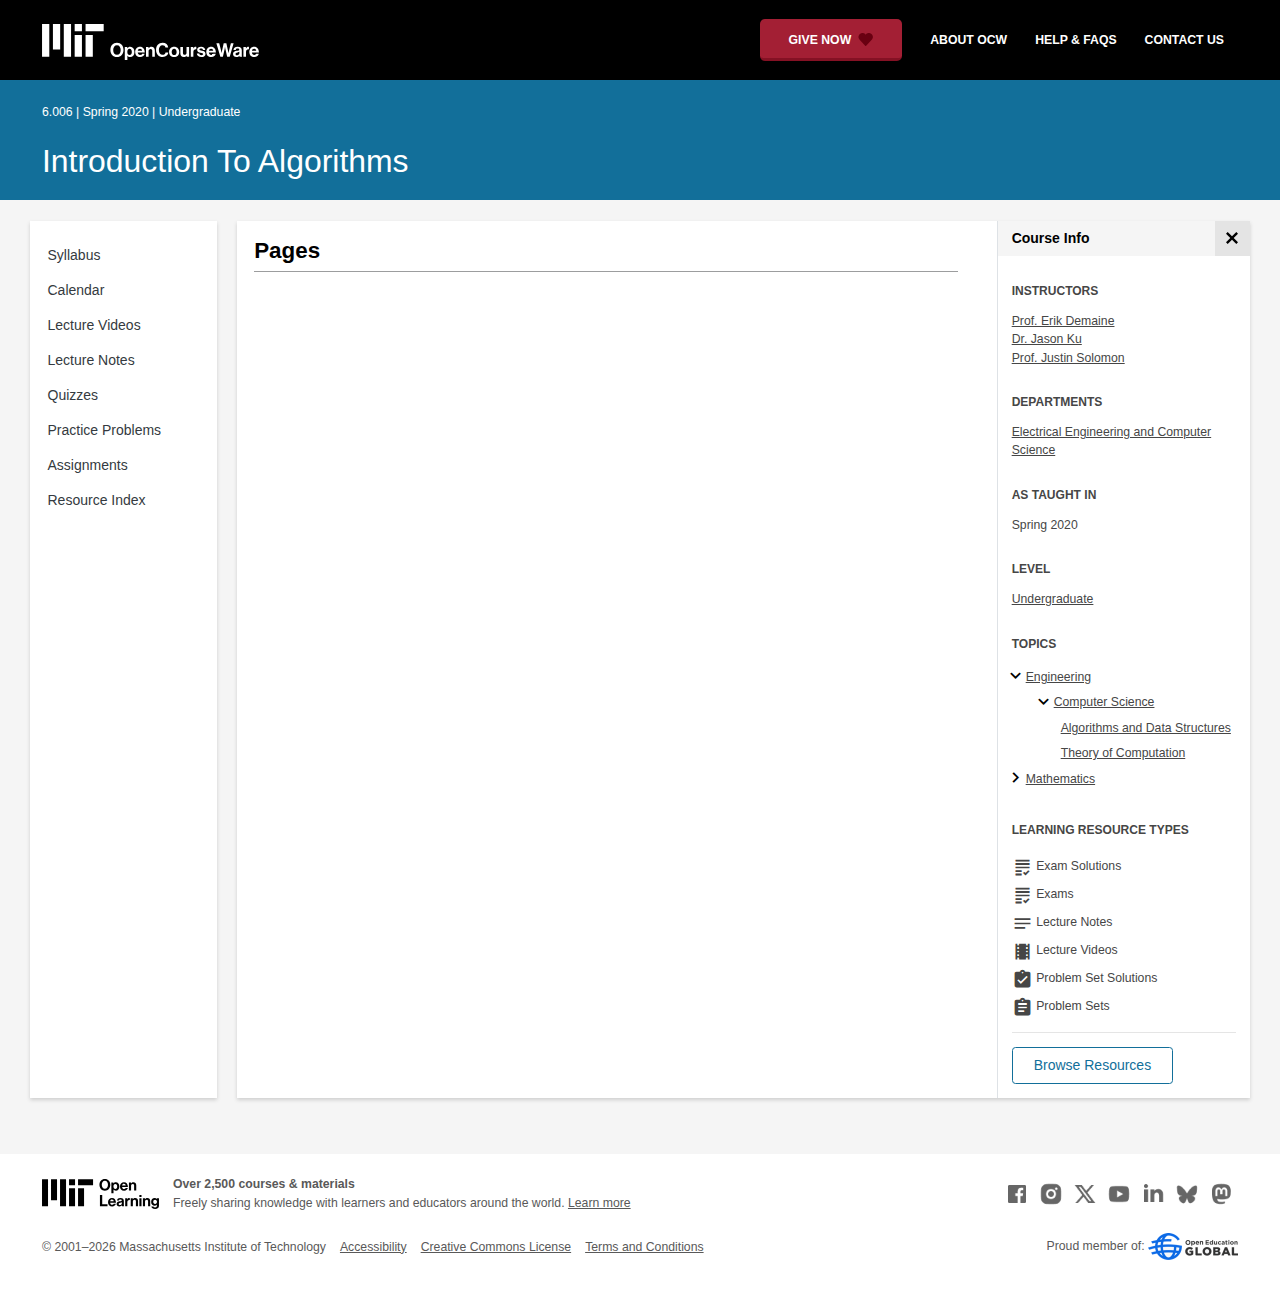
<file: 6.006-spring-2020/pages/index.html>
<!doctype html>
<html lang="en">
<head>
  
    
    <script>(function(w,d,s,l,i){w[l]=w[l]||[];w[l].push({'gtm.start':
    new Date().getTime(),event:'gtm.js'});var f=d.getElementsByTagName(s)[0],
    j=d.createElement(s),dl=l!='dataLayer'?'&l='+l:'';j.async=true;j.src=
    'https://www.googletagmanager.com/gtm.js?id='+i+dl;f.parentNode.insertBefore(j,f);
    })(window,document,'script','dataLayer','GTM-NMQZ25T');</script>
    
  
  




    
    <link href="../static_shared/css/course_offline.41451.css" rel="stylesheet">
    

    
    <link href="../static_shared/css/common.41451.css" rel="stylesheet">
    


  
  <meta charset="utf-8">
  <meta name="viewport" content="width=device-width, initial-scale=1, viewport-fit=cover">
  <meta name="description" content="MIT OpenCourseWare is a web based publication of virtually all MIT course content. OCW is open and available to the world and is a permanent MIT activity">
  <meta name="keywords" content="opencourseware,MIT OCW,courseware,MIT opencourseware,Free Courses,class notes,class syllabus,class materials,tutorials,online courses,MIT courses">
  
  <meta property="og:site_name" content="MIT OpenCourseWare">
  <meta property="og:type" content="website" />
  <meta property="og:url" content="https://ocw.mit.edu/courses/6-006-introduction-to-algorithms-spring-2020/pages/" />
  <meta property="og:title" content="Introduction to Algorithms | Electrical Engineering and Computer Science | MIT OpenCourseWare" />
  <meta property="og:description" content="MIT OpenCourseWare is a web based publication of virtually all MIT course content. OCW is open and available to the world and is a permanent MIT activity" />

  

<meta property="og:image" content="https://ocw.mit.edu/courses/6-006-introduction-to-algorithms-spring-2020/5a62336c0a97b276d6141b0b7f070b5b_6-006s20.png" />
<meta name="twitter:card" content="summary_large_image" />
<meta name="twitter:site" content="@mitocw" />
<meta name="twitter:image:src" content="https://ocw.mit.edu/courses/6-006-introduction-to-algorithms-spring-2020/5a62336c0a97b276d6141b0b7f070b5b_6-006s20.png" />

  <link rel="canonical" href="https://ocw.mit.edu/courses/6-006-introduction-to-algorithms-spring-2020/pages/" />

  <script type="application/ld+json">
      {
        "@context": "http://schema.org/",
        "@type" : "WebPage",
        "name": "MIT OpenCourseWare",
        "description": "MIT OpenCourseWare is a web based publication of virtually all MIT course content. OCW is open and available to the world and is a permanent MIT activity",
        "license": "http://creativecommons.org/licenses/by-nc-sa/4.0/",
        "publisher": {
          "@type": "CollegeOrUniversity",
          "name": "MIT OpenCourseWare"
        }
      }
  </script>

  <title>Introduction to Algorithms | Electrical Engineering and Computer Science | MIT OpenCourseWare</title>
  <style>
  @font-face {
    font-family: 'Material Icons';
    font-style: normal;
    font-weight: 400;
    src: local('Material Icons'),
      local('MaterialIcons-Regular'),
      url(../static_shared/fonts/MaterialIcons-Regular.subset.84f45410d085472240e2.woff2) format('woff2'),
      url(../static_shared/fonts/MaterialIcons-Regular.subset.8167faf7e3a9170d282a.woff) format('woff'),
      url(../static_shared/fonts/MaterialIcons-Regular.subset.0beb27f30d92440091b4.ttf) format('truetype');
  }
  @font-face {
    font-family: 'Material Icons Round';
    font-style: normal;
    font-weight: 400;
    src: local("MaterialIcons-Round"),
    url(../static_shared/fonts/MaterialIconsRound-Regular.subset.7154eae1d0e60e0dabe4.woff2) format('woff2');
  }
  @font-face {
    font-family: 'Cardo Bold';
    font-style: normal;
    font-weight: bold;
    src: local('Cardo'),
      local('Cardo-Bold'),
      url(../static_shared/fonts/Cardo-Bold.d7bf1aa6f322a64b2fc3.ttf) format('truetype');
  }
  @font-face {
    font-family: 'Cardo Italic';
    font-style: italic;
    font-weight: 400;
    src: local('Cardo'),
      local('Cardo-Italic'),
      url(../static_shared/fonts/Cardo-Italic.0935d2ebbc05be3559b1.ttf) format('truetype');
  }
  @font-face {
    font-family: 'Helvetica Light';
    font-style: normal`;
    font-weight: 400;
    src: local('Helvetica Light'),
      local('Helvetica-Light'),
      url(../static_shared/fonts/Helvetica-Light.70359849afb40079a1c8.ttf) format('truetype');
  }
  .external-link.nav-link::after {
    background-image: url('../static_shared/images/external_link.58bbdd86c00a2c146c36.svg'); 
  }
  </style>
</head>


<body class="course-home-page">
  
    
    <noscript><iframe src="https://www.googletagmanager.com/ns.html?id=GTM-NMQZ25T"
    height="0" width="0" style="display:none;visibility:hidden"></iframe></noscript>
    
  
  <div class="overflow-auto">
    <span class="course-header">
    <div
  id="mobile-course-nav"
  class="navbar-offcanvas offcanvas-toggle offcanvas-toggle-close medium-and-below-only drawer">
  <h3 class="my-4 d-flex align-items-center justify-content-between">
    Browse Course Material
    <button
      class="btn"
      type="button"
      aria-label="Close Course Menu"
      onclick="$('#mobile-course-nav-toggle').click();"
      id="close-mobile-course-menu-button"
      >
      <img
        src="../static_shared/images/close_small.b0a2684ccc0da6407a56.svg"
        alt=""
        width="12px"
      />
    </button>
  </h3>
  

<nav class="course-nav" aria-label="Course materials">
  <ul class="w-100 m-auto list-unstyled">
    
      









<li class="course-nav-list-item">
  <div class="course-nav-parent d-flex flex-direction-row align-items-center justify-content-between">
    <span class="course-nav-text-wrapper">
      
        <a class="text-dark nav-link"
          data-uuid="806697d9-a77b-cfb5-791d-be64ae934dc9"
           href="../pages/syllabus/index.html" >
          Syllabus
        </a>
      
    </span>
    
  </div>
  
  <span class="medium-and-below-only"><hr/></span>
  
  <ul
    class="course-nav-child-nav m-auto collapse"
    id="nav-container_mobile_806697d9-a77b-cfb5-791d-be64ae934dc9"
    aria-labelledby="nav-button_mobile_806697d9-a77b-cfb5-791d-be64ae934dc9"
  >
    
  </ul>
</li>

    
      









<li class="course-nav-list-item">
  <div class="course-nav-parent d-flex flex-direction-row align-items-center justify-content-between">
    <span class="course-nav-text-wrapper">
      
        <a class="text-dark nav-link"
          data-uuid="7d2ea4af-b24a-df20-2423-9a0889bc50ab"
           href="../pages/calendar/index.html" >
          Calendar
        </a>
      
    </span>
    
  </div>
  
  <span class="medium-and-below-only"><hr/></span>
  
  <ul
    class="course-nav-child-nav m-auto collapse"
    id="nav-container_mobile_7d2ea4af-b24a-df20-2423-9a0889bc50ab"
    aria-labelledby="nav-button_mobile_7d2ea4af-b24a-df20-2423-9a0889bc50ab"
  >
    
  </ul>
</li>

    
      









<li class="course-nav-list-item">
  <div class="course-nav-parent d-flex flex-direction-row align-items-center justify-content-between">
    <span class="course-nav-text-wrapper">
      
        <a class="text-dark nav-link"
          data-uuid="2dd8a6bf-697c-cc23-b282-ae6f9dec5b6f"
           href="../video_galleries/lecture-videos/index.html" >
          Lecture Videos
        </a>
      
    </span>
    
  </div>
  
  <span class="medium-and-below-only"><hr/></span>
  
  <ul
    class="course-nav-child-nav m-auto collapse"
    id="nav-container_mobile_2dd8a6bf-697c-cc23-b282-ae6f9dec5b6f"
    aria-labelledby="nav-button_mobile_2dd8a6bf-697c-cc23-b282-ae6f9dec5b6f"
  >
    
  </ul>
</li>

    
      









<li class="course-nav-list-item">
  <div class="course-nav-parent d-flex flex-direction-row align-items-center justify-content-between">
    <span class="course-nav-text-wrapper">
      
        <a class="text-dark nav-link"
          data-uuid="51ba9637-0a92-32f2-88ab-0bef851c9ad4"
           href="../pages/lecture-notes/index.html" >
          Lecture Notes
        </a>
      
    </span>
    
  </div>
  
  <span class="medium-and-below-only"><hr/></span>
  
  <ul
    class="course-nav-child-nav m-auto collapse"
    id="nav-container_mobile_51ba9637-0a92-32f2-88ab-0bef851c9ad4"
    aria-labelledby="nav-button_mobile_51ba9637-0a92-32f2-88ab-0bef851c9ad4"
  >
    
  </ul>
</li>

    
      









<li class="course-nav-list-item">
  <div class="course-nav-parent d-flex flex-direction-row align-items-center justify-content-between">
    <span class="course-nav-text-wrapper">
      
        <a class="text-dark nav-link"
          data-uuid="400e6a8d-35c4-e497-f645-fe19629c58f3"
           href="../pages/quizzes/index.html" >
          Quizzes
        </a>
      
    </span>
    
  </div>
  
  <span class="medium-and-below-only"><hr/></span>
  
  <ul
    class="course-nav-child-nav m-auto collapse"
    id="nav-container_mobile_400e6a8d-35c4-e497-f645-fe19629c58f3"
    aria-labelledby="nav-button_mobile_400e6a8d-35c4-e497-f645-fe19629c58f3"
  >
    
  </ul>
</li>

    
      









<li class="course-nav-list-item">
  <div class="course-nav-parent d-flex flex-direction-row align-items-center justify-content-between">
    <span class="course-nav-text-wrapper">
      
        <a class="text-dark nav-link"
          data-uuid="60da50f1-00f1-a813-476b-6e6a65e98226"
           href="../pages/practice-problems/index.html" >
          Practice Problems
        </a>
      
    </span>
    
  </div>
  
  <span class="medium-and-below-only"><hr/></span>
  
  <ul
    class="course-nav-child-nav m-auto collapse"
    id="nav-container_mobile_60da50f1-00f1-a813-476b-6e6a65e98226"
    aria-labelledby="nav-button_mobile_60da50f1-00f1-a813-476b-6e6a65e98226"
  >
    
  </ul>
</li>

    
      









<li class="course-nav-list-item">
  <div class="course-nav-parent d-flex flex-direction-row align-items-center justify-content-between">
    <span class="course-nav-text-wrapper">
      
        <a class="text-dark nav-link"
          data-uuid="bdb6c046-d849-dd11-ab64-cdea4975d145"
           href="../pages/assignments/index.html" >
          Assignments
        </a>
      
    </span>
    
  </div>
  
  <span class="medium-and-below-only"><hr/></span>
  
  <ul
    class="course-nav-child-nav m-auto collapse"
    id="nav-container_mobile_bdb6c046-d849-dd11-ab64-cdea4975d145"
    aria-labelledby="nav-button_mobile_bdb6c046-d849-dd11-ab64-cdea4975d145"
  >
    
  </ul>
</li>

    
      









<li class="course-nav-list-item">
  <div class="course-nav-parent d-flex flex-direction-row align-items-center justify-content-between">
    <span class="course-nav-text-wrapper">
      
        <a class="text-dark nav-link"
          data-uuid="d8f3bab7-a81a-a2de-20cc-c78674a64694"
           href="../pages/resource-index/index.html" >
          Resource Index
        </a>
      
    </span>
    
  </div>
  
  <span class="medium-and-below-only"><hr/></span>
  
  <ul
    class="course-nav-child-nav m-auto collapse"
    id="nav-container_mobile_d8f3bab7-a81a-a2de-20cc-c78674a64694"
    aria-labelledby="nav-button_mobile_d8f3bab7-a81a-a2de-20cc-c78674a64694"
  >
    
  </ul>
</li>

    
  </ul>
</nav>

</div>

    <div
  id="course-info-drawer"
  class="bg-faded pt-3 bg-light navbar-offcanvas navbar-offcanvas-right medium-and-below-only drawer"
>
  <div class="col-12">
    <button
      class="btn close-mobile-course-info"
      type="button"
      aria-label="Close Course Info"
      onclick="$('#mobile-course-info-toggle').click();"
      id="close-mobile-course-info-button"
      >
      <img
        class=""
        src="../static_shared/images/close_small.b0a2684ccc0da6407a56.svg"
        alt=""
        width="12px"
      />
    </button>
  </div>
    

<div class="course-info">
  <div class="course-detail-title bg-light-gray">
    <h2 class="font-black py-1 pl-3 m-0">
      Course Info
    </h2>
  </div>
  <div class="px-3 mt-4">
    <div class="row">
      <div class="col-12 ">
        
        <div class="">
          
          <h5 class="panel-course-info-title ">
            Instructors
            </h5>
          <div class="course-info-content panel-course-info-text">
            




<ul class="list-unstyled m-0">
  
  
  
    
  
  <li>
    <a   class="course-info-instructor strip-link-offline"    href="https://ocw.mit.edu/search/?q=Prof.&#43;Erik&#43;Demaine"  >Prof. Erik Demaine</a>
  </li>
  
  
  
    
  
  <li>
    <a   class="course-info-instructor strip-link-offline"    href="https://ocw.mit.edu/search/?q=Dr.&#43;Jason&#43;Ku"  >Dr. Jason Ku</a>
  </li>
  
  
  
    
  
  <li>
    <a   class="course-info-instructor strip-link-offline"    href="https://ocw.mit.edu/search/?q=Prof.&#43;Justin&#43;Solomon"  >Prof. Justin Solomon</a>
  </li>
  
</ul>


          </div>
        </div>
        
        
          
          
            <div class="mt-4">
              <h5 class="panel-course-info-title ">
                Departments
              </h5>
              <div class="course-info-content panel-course-info-text">
                




<ul class="list-unstyled m-0">
  
  
  
    
  
  <li>
    <a   class="course-info-department strip-link-offline"    href="https://ocw.mit.edu/search/?d=Electrical&#43;Engineering&#43;and&#43;Computer&#43;Science"  >Electrical Engineering and Computer Science</a>
  </li>
  
</ul>


              </div>
            </div>
          
         
        
        <div class="mt-4">
          <h5 class="panel-course-info-title ">
            As Taught In
          </h5>
          <div class="course-info-content panel-course-info-text">
            Spring
            
              2020
            
          </div>
        </div>

        <div class="mt-4">
          <h5 class="panel-course-info-title ">
            Level
          </h5>
          <div class="course-info-content panel-course-info-text">
            
              
                <a   class=" strip-link-offline"    href="https://ocw.mit.edu/search/?l=Undergraduate"  >Undergraduate</a><br />
              
            
          </div>
        </div>
        
      </div>

      
    </div>
  </div>
</div>

  





<div class=" mt-4">
  <h5 class="panel-course-info-title ">
    Topics
  </h5>
  <ul class="list-unstyled pb-2 m-0 panel-course-info-text">
      <li>








<div class="position-relative pt-1 pb-1 pl-4 ml-n2 ">
  
  <button
    type="button"
    class="topic-toggle border-0 bg-transparent pl-0"
    data-target="#subtopic-container_mobile_0"
    data-toggle="collapse"
    aria-controls="subtopic-container_mobile_0"
    aria-expanded="true"
    aria-label="Engineering subtopics"
  >
    <i aria-hidden="true" class="material-icons"></i>
  </button>
  
  <span class="topic-text-wrapper">
    <a   class="text-black course-info-topic strip-link-offline"    href="https://ocw.mit.edu/search/?t=Engineering"  >Engineering</a></span>
</div>

<ul
  class="pl-4 subtopic-container collapse show list-unstyled"
  id="subtopic-container_mobile_0"
  aria-label="Subtopics"
>
  
  
  
  <li>
    <div class="position-relative pt-1 pb-1  pl-4 ">
      
      <button
        class="topic-toggle border-0 bg-transparent pl-0"
        data-target="#speciality-container_mobile_0_0"
        data-toggle="collapse"
        aria-controls="speciality-container_mobile_0_0"
        aria-expanded="true"
        aria-label="Computer Science specialties"
      >
        <i aria-hidden="true" class="material-icons"></i>
      </button>
      
      <span class="topic-text-wrapper">
        
        <a   class="text-black course-info-topic strip-link-offline"    href="https://ocw.mit.edu/search/?t=Computer&#43;Science"  >Computer Science</a></span>
    </div>
    <ul
      class="collapse show list-unstyled"
      id="speciality-container_mobile_0_0"
      aria-label="Specialties"
    >
      
      <li class="pt-1 pb-1 pl-5">
        <span class="topic-text-wrapper">
          
          <a   class="text-black course-info-topic strip-link-offline"    href="https://ocw.mit.edu/search/?t=Algorithms&#43;and&#43;Data&#43;Structures"  >Algorithms and Data Structures</a></span>
      </li>
      
      <li class="pt-1 pb-1 pl-5">
        <span class="topic-text-wrapper">
          
          <a   class="text-black course-info-topic strip-link-offline"    href="https://ocw.mit.edu/search/?t=Theory&#43;of&#43;Computation"  >Theory of Computation</a></span>
      </li>
      
    </ul>
    
  </li>
  
</ul>

</li>
      <li>








<div class="position-relative pt-1 pb-1 pl-4 ml-n2 ">
  
  <button
    type="button"
    class="topic-toggle border-0 bg-transparent pl-0"
    data-target="#subtopic-container_mobile_1"
    data-toggle="collapse"
    aria-controls="subtopic-container_mobile_1"
    aria-expanded="false"
    aria-label="Mathematics subtopics"
  >
    <i aria-hidden="true" class="material-icons"></i>
  </button>
  
  <span class="topic-text-wrapper">
    <a   class="text-black course-info-topic strip-link-offline"    href="https://ocw.mit.edu/search/?t=Mathematics"  >Mathematics</a></span>
</div>

<ul
  class="pl-4 subtopic-container collapse list-unstyled"
  id="subtopic-container_mobile_1"
  aria-label="Subtopics"
>
  
  
  
  <li>
    <div class="position-relative pt-1 pb-1  pl-2 ">
      
      <span class="topic-text-wrapper">
        
        <a   class="text-black course-info-topic strip-link-offline"    href="https://ocw.mit.edu/search/?t=Computation"  >Computation</a></span>
    </div>
    <ul
      class="collapse list-unstyled"
      id="speciality-container_mobile_1_0"
      aria-label="Specialties"
    >
      
    </ul>
    
  </li>
  
</ul>

</li>
      
  </ul>
</div>

  



<div class="">
  <h5 class="course-detail-title panel-course-info-title mt-3">
    Learning Resource Types
  </h5>
  <div>
    <div class="row d-inline m-0">
      
        <div class="panel-course-info-text my-2">
          

<div class="">
  <div class="d-flex">
    <i aria-hidden="true" class="material-icons pr-1">grading</i>
    <span>Exam Solutions</span>
  </div>
</div>

        </div>
      
        <div class="panel-course-info-text my-2">
          

<div class="">
  <div class="d-flex">
    <i aria-hidden="true" class="material-icons pr-1">grading</i>
    <span>Exams</span>
  </div>
</div>

        </div>
      
        <div class="panel-course-info-text my-2">
          

<div class="">
  <div class="d-flex">
    <i aria-hidden="true" class="material-icons pr-1">notes</i>
    <span>Lecture Notes</span>
  </div>
</div>

        </div>
      
        <div class="panel-course-info-text my-2">
          

<div class="">
  <div class="d-flex">
    <i aria-hidden="true" class="material-icons pr-1">theaters</i>
    <span>Lecture Videos</span>
  </div>
</div>

        </div>
      
        <div class="panel-course-info-text my-2">
          

<div class="">
  <div class="d-flex">
    <i aria-hidden="true" class="material-icons pr-1">assignment_turned_in</i>
    <span>Problem Set Solutions</span>
  </div>
</div>

        </div>
      
        <div class="panel-course-info-text my-2">
          

<div class="">
  <div class="d-flex">
    <i aria-hidden="true" class="material-icons pr-1">assignment</i>
    <span>Problem Sets</span>
  </div>
</div>

        </div>
      
    </div>
  </div>
</div>


  


<hr>
<div class="pb-3">
  <a class="download-course-link-button btn btn-outline-primary btn-link link-button text-decoration-none px-4 py-2"
    role="button"
    href="../download/index.html">
    <div class="text-center w-100">Browse Resources</div>
  </a>
</div>

</div>

    





<div id="mobile-header" class="position-relative bg-black medium-and-below-only">
  <nav class="navbar navbar-expand-lg navbar-dark bg-black d-flex">
    <button
      class="navbar-toggler"
      type="button"
      data-toggle="collapse"
      data-target="#navbarSupportedContent"
      aria-controls="navbarSupportedContent"
      aria-expanded="false"
      aria-label="Toggle navigation"
    >
      <i class="material-icons display-4 text-white align-bottom">menu</i>
    </button>
    <div class="mx-auto">
      <a href="https://ocw.mit.edu/">
        <img width="200" src="../static_shared/images/ocw_logo_white.cabdc9a745b03db3dad4.svg" alt="MIT OpenCourseWare"/>
      </a>
    </div>
    <div class="user-menu-container"></div>
    <div class="collapse navbar-collapse" id="navbarSupportedContent">
      <ul class="navbar-nav mr-auto pl-2 pt-2">
        <li class="nav-item"></li>
        <li class="nav-item">
          <a   class="nav-link"    href="https://giving.mit.edu/give/to/ocw/?utm_source=ocw&amp;utm_medium=homepage_banner&amp;utm_campaign=nextgen_home"  >Give Now</a>
        </li>
        <li class="nav-item">
          <a   class="nav-link"    href="https://ocw.mit.edu/about"  >About OCW</a>
        </li>
        <li class="nav-item">
          <a   class="nav-link"   target="_blank"   href="https://mitocw.zendesk.com/hc/en-us"  >Help &amp; Faqs</a>
        </li>
        <li class="nav-item">
          <a   class="nav-link"    href="https://ocw.mit.edu/contact"  >Contact Us</a>
        </li>
      </ul>
    </div>
  </nav>
</div>


<div id="desktop-header">
  <div class="contents">
    <div class="left">
      <div class="ocw-logo">
        <a href="https://ocw.mit.edu/">
          <img src="../static_shared/images/ocw_logo_white.cabdc9a745b03db3dad4.svg" alt="MIT OpenCourseWare" />
        </a>
      </div>
    </div>
    <div class="right">
      
      <a class="give-button text-white text-decoration-none font-weight-bold small-link d-flex align-items-center" aria-label="Give Now - Donate to MIT OpenCourseWare" href="https://giving.mit.edu/give/to/ocw/?utm_source=ocw&amp;utm_medium=homepage_banner&amp;utm_campaign=nextgen_home">
        <span class="m-0 pr-2">GIVE NOW</span>
        <img src="../static_shared/images/heart_burgundy.e7c8635e8cc6538b89fa.svg" class="heart-burgundy" alt="" />
      </a>
      <a   class="text-white text-decoration-none font-weight-bold pl-5 pr-3 py-2"    href="https://ocw.mit.edu/about"  >about ocw</a>
      <a   class="text-white text-decoration-none font-weight-bold px-3 py-2"   target="_blank"   href="https://mitocw.zendesk.com/hc/en-us"  >help &amp; faqs</a>
      <a   class="text-white text-decoration-none font-weight-bold px-3 py-2"    href="https://ocw.mit.edu/contact"  >contact us</a>
      <div class="user-menu-container"></div>
    </div>
  </div>
</div>

<div id="user-list-modal-container"></div>
<div id="create-user-list-modal-container"></div>
    </span>
    
    

<div id="course-banner" class="p-0">
  <div class="max-content-width course-banner-content m-auto py-3">
    <div class="row">
    <div class="col-11">
      
      <span class="course-number-term-detail">6.006 | Spring 2020 | Undergraduate</span>
      <br>
      <br>
      <h1>
        <a
          class="text-capitalize m-0 text-white"
          href="../index.html"
        >Introduction to Algorithms</a>
      </h1>
    </div>
    <div class="col-1"><div class="bookmark-button-container" data-resourcereadableid="6.006&#43;spring_2020"></div>
    </div>
    </div>
  </div>
</div>


    <div id="course-main-content">
      <div class="row">
        <div class="col-12 course-home-grid">
          <div class="medium-and-below-only">
            <div class="d-flex align-items-center mb-3">
              <div class="col-6 px-0">
                <div>
  <button
    id="mobile-course-nav-toggle"
    class="mobile-course-nav-toggle-btn d-inline-flex align-items-center offcanvas-toggle"
    data-toggle="offcanvas"
    data-target="#mobile-course-nav"
  >
    <img src="../static_shared/images/expand.a062b1c47b121e3c7e03.svg" alt=""/>
    <span class="pl-1">Menu</span>
  </button>
</div>

              </div>
              <div class="col-6 px-0">
                


  <button 
    class="btn btn-link float-right mobile-course-info-toggle-btn toggle navbar-toggle offcanvas-toggle"
    id="mobile-course-info-toggle"
    data-toggle="offcanvas" 
    data-target="#course-info-drawer">
    More Info
  </button>


              </div>
            </div>
          </div>
        </div>
      </div>
      <div class="row course-cards">
        <div class="col-2 course-home-grid large-and-above-only">  
          <div class="card">
  <div class="card-body pr-2">
    

<nav class="course-nav" aria-label="Course materials">
  <ul class="w-100 m-auto list-unstyled">
    
      









<li class="course-nav-list-item">
  <div class="course-nav-parent d-flex flex-direction-row align-items-center justify-content-between">
    <span class="course-nav-text-wrapper">
      
        <a class="text-dark nav-link"
          data-uuid="806697d9-a77b-cfb5-791d-be64ae934dc9"
           href="../pages/syllabus/index.html" >
          Syllabus
        </a>
      
    </span>
    
  </div>
  
  <span class="medium-and-below-only"><hr/></span>
  
  <ul
    class="course-nav-child-nav m-auto collapse"
    id="nav-container_desktop_806697d9-a77b-cfb5-791d-be64ae934dc9"
    aria-labelledby="nav-button_desktop_806697d9-a77b-cfb5-791d-be64ae934dc9"
  >
    
  </ul>
</li>

    
      









<li class="course-nav-list-item">
  <div class="course-nav-parent d-flex flex-direction-row align-items-center justify-content-between">
    <span class="course-nav-text-wrapper">
      
        <a class="text-dark nav-link"
          data-uuid="7d2ea4af-b24a-df20-2423-9a0889bc50ab"
           href="../pages/calendar/index.html" >
          Calendar
        </a>
      
    </span>
    
  </div>
  
  <span class="medium-and-below-only"><hr/></span>
  
  <ul
    class="course-nav-child-nav m-auto collapse"
    id="nav-container_desktop_7d2ea4af-b24a-df20-2423-9a0889bc50ab"
    aria-labelledby="nav-button_desktop_7d2ea4af-b24a-df20-2423-9a0889bc50ab"
  >
    
  </ul>
</li>

    
      









<li class="course-nav-list-item">
  <div class="course-nav-parent d-flex flex-direction-row align-items-center justify-content-between">
    <span class="course-nav-text-wrapper">
      
        <a class="text-dark nav-link"
          data-uuid="2dd8a6bf-697c-cc23-b282-ae6f9dec5b6f"
           href="../video_galleries/lecture-videos/index.html" >
          Lecture Videos
        </a>
      
    </span>
    
  </div>
  
  <span class="medium-and-below-only"><hr/></span>
  
  <ul
    class="course-nav-child-nav m-auto collapse"
    id="nav-container_desktop_2dd8a6bf-697c-cc23-b282-ae6f9dec5b6f"
    aria-labelledby="nav-button_desktop_2dd8a6bf-697c-cc23-b282-ae6f9dec5b6f"
  >
    
  </ul>
</li>

    
      









<li class="course-nav-list-item">
  <div class="course-nav-parent d-flex flex-direction-row align-items-center justify-content-between">
    <span class="course-nav-text-wrapper">
      
        <a class="text-dark nav-link"
          data-uuid="51ba9637-0a92-32f2-88ab-0bef851c9ad4"
           href="../pages/lecture-notes/index.html" >
          Lecture Notes
        </a>
      
    </span>
    
  </div>
  
  <span class="medium-and-below-only"><hr/></span>
  
  <ul
    class="course-nav-child-nav m-auto collapse"
    id="nav-container_desktop_51ba9637-0a92-32f2-88ab-0bef851c9ad4"
    aria-labelledby="nav-button_desktop_51ba9637-0a92-32f2-88ab-0bef851c9ad4"
  >
    
  </ul>
</li>

    
      









<li class="course-nav-list-item">
  <div class="course-nav-parent d-flex flex-direction-row align-items-center justify-content-between">
    <span class="course-nav-text-wrapper">
      
        <a class="text-dark nav-link"
          data-uuid="400e6a8d-35c4-e497-f645-fe19629c58f3"
           href="../pages/quizzes/index.html" >
          Quizzes
        </a>
      
    </span>
    
  </div>
  
  <span class="medium-and-below-only"><hr/></span>
  
  <ul
    class="course-nav-child-nav m-auto collapse"
    id="nav-container_desktop_400e6a8d-35c4-e497-f645-fe19629c58f3"
    aria-labelledby="nav-button_desktop_400e6a8d-35c4-e497-f645-fe19629c58f3"
  >
    
  </ul>
</li>

    
      









<li class="course-nav-list-item">
  <div class="course-nav-parent d-flex flex-direction-row align-items-center justify-content-between">
    <span class="course-nav-text-wrapper">
      
        <a class="text-dark nav-link"
          data-uuid="60da50f1-00f1-a813-476b-6e6a65e98226"
           href="../pages/practice-problems/index.html" >
          Practice Problems
        </a>
      
    </span>
    
  </div>
  
  <span class="medium-and-below-only"><hr/></span>
  
  <ul
    class="course-nav-child-nav m-auto collapse"
    id="nav-container_desktop_60da50f1-00f1-a813-476b-6e6a65e98226"
    aria-labelledby="nav-button_desktop_60da50f1-00f1-a813-476b-6e6a65e98226"
  >
    
  </ul>
</li>

    
      









<li class="course-nav-list-item">
  <div class="course-nav-parent d-flex flex-direction-row align-items-center justify-content-between">
    <span class="course-nav-text-wrapper">
      
        <a class="text-dark nav-link"
          data-uuid="bdb6c046-d849-dd11-ab64-cdea4975d145"
           href="../pages/assignments/index.html" >
          Assignments
        </a>
      
    </span>
    
  </div>
  
  <span class="medium-and-below-only"><hr/></span>
  
  <ul
    class="course-nav-child-nav m-auto collapse"
    id="nav-container_desktop_bdb6c046-d849-dd11-ab64-cdea4975d145"
    aria-labelledby="nav-button_desktop_bdb6c046-d849-dd11-ab64-cdea4975d145"
  >
    
  </ul>
</li>

    
      









<li class="course-nav-list-item">
  <div class="course-nav-parent d-flex flex-direction-row align-items-center justify-content-between">
    <span class="course-nav-text-wrapper">
      
        <a class="text-dark nav-link"
          data-uuid="d8f3bab7-a81a-a2de-20cc-c78674a64694"
           href="../pages/resource-index/index.html" >
          Resource Index
        </a>
      
    </span>
    
  </div>
  
  <span class="medium-and-below-only"><hr/></span>
  
  <ul
    class="course-nav-child-nav m-auto collapse"
    id="nav-container_desktop_d8f3bab7-a81a-a2de-20cc-c78674a64694"
    aria-labelledby="nav-button_desktop_d8f3bab7-a81a-a2de-20cc-c78674a64694"
  >
    
  </ul>
</li>

    
  </ul>
</nav>

  </div>
</div>

        </div>
        <div class="col-sm-12 col-lg-10 course-home-grid">
          <div class="">
            <div class="card">
              <div class="d-flex justify-content-between">
                <div class="p-0 col-lg-9" id="main-course-section">
                  <div class="card-body">
                    
<div class="mb-2">
  <header>
  <div class="course-section-title-container">
    <div id="course-title">
      
      <h2 class="pb-1 mb-1">Pages</h2>
    </div>
  </div>
</header>

  <article class="content pt-3 mt-1">
    <main id="course-content-section"></main>
  </article>
</div>

  

                  </div>
                </div>
                
                  <button 
  type="button" 
  class="btn course-info-button large-and-above-only"
  id="desktop-course-drawer-button"
  data-target="#desktop-course-drawer"
  data-toggle="collapse"
  aria-label="Course Info"
  aria-controls="desktop-course-drawer"
  aria-expanded="false"
>
  <img
    class="expand-drawer-img drawer-icon-img"
    src="../static_shared/images/left_arrow.3c482a1f6223bff3f0e6.svg"
    alt=""
  />
  <img
    class="collapse-drawer-img drawer-icon-img"
    src="../static_shared/images/close_small.b0a2684ccc0da6407a56.svg"
    alt=""
  />
</button>

<div class="collapse border-left p-0 large-and-above-only col-3" id="desktop-course-drawer">
    

<div class="course-info">
  <div class="course-detail-title bg-light-gray">
    <h2 class="font-black py-1 pl-3 m-0">
      Course Info
    </h2>
  </div>
  <div class="px-3 mt-4">
    <div class="row">
      <div class="col-12 ">
        
        <div class="">
          
          <h5 class="panel-course-info-title ">
            Instructors
            </h5>
          <div class="course-info-content panel-course-info-text">
            




<ul class="list-unstyled m-0">
  
  
  
    
  
  <li>
    <a   class="course-info-instructor strip-link-offline"    href="https://ocw.mit.edu/search/?q=Prof.&#43;Erik&#43;Demaine"  >Prof. Erik Demaine</a>
  </li>
  
  
  
    
  
  <li>
    <a   class="course-info-instructor strip-link-offline"    href="https://ocw.mit.edu/search/?q=Dr.&#43;Jason&#43;Ku"  >Dr. Jason Ku</a>
  </li>
  
  
  
    
  
  <li>
    <a   class="course-info-instructor strip-link-offline"    href="https://ocw.mit.edu/search/?q=Prof.&#43;Justin&#43;Solomon"  >Prof. Justin Solomon</a>
  </li>
  
</ul>


          </div>
        </div>
        
        
          
          
            <div class="mt-4">
              <h5 class="panel-course-info-title ">
                Departments
              </h5>
              <div class="course-info-content panel-course-info-text">
                




<ul class="list-unstyled m-0">
  
  
  
    
  
  <li>
    <a   class="course-info-department strip-link-offline"    href="https://ocw.mit.edu/search/?d=Electrical&#43;Engineering&#43;and&#43;Computer&#43;Science"  >Electrical Engineering and Computer Science</a>
  </li>
  
</ul>


              </div>
            </div>
          
         
        
        <div class="mt-4">
          <h5 class="panel-course-info-title ">
            As Taught In
          </h5>
          <div class="course-info-content panel-course-info-text">
            Spring
            
              2020
            
          </div>
        </div>

        <div class="mt-4">
          <h5 class="panel-course-info-title ">
            Level
          </h5>
          <div class="course-info-content panel-course-info-text">
            
              
                <a   class=" strip-link-offline"    href="https://ocw.mit.edu/search/?l=Undergraduate"  >Undergraduate</a><br />
              
            
          </div>
        </div>
        
      </div>

      
    </div>
  </div>
</div>

  <div class="px-3">
    





<div class=" mt-4">
  <h5 class="panel-course-info-title ">
    Topics
  </h5>
  <ul class="list-unstyled pb-2 m-0 panel-course-info-text">
      <li>








<div class="position-relative pt-1 pb-1 pl-4 ml-n2 ">
  
  <button
    type="button"
    class="topic-toggle border-0 bg-transparent pl-0"
    data-target="#subtopic-container_desktop_0"
    data-toggle="collapse"
    aria-controls="subtopic-container_desktop_0"
    aria-expanded="true"
    aria-label="Engineering subtopics"
  >
    <i aria-hidden="true" class="material-icons"></i>
  </button>
  
  <span class="topic-text-wrapper">
    <a   class="text-black course-info-topic strip-link-offline"    href="https://ocw.mit.edu/search/?t=Engineering"  >Engineering</a></span>
</div>

<ul
  class="pl-4 subtopic-container collapse show list-unstyled"
  id="subtopic-container_desktop_0"
  aria-label="Subtopics"
>
  
  
  
  <li>
    <div class="position-relative pt-1 pb-1  pl-4 ">
      
      <button
        class="topic-toggle border-0 bg-transparent pl-0"
        data-target="#speciality-container_desktop_0_0"
        data-toggle="collapse"
        aria-controls="speciality-container_desktop_0_0"
        aria-expanded="true"
        aria-label="Computer Science specialties"
      >
        <i aria-hidden="true" class="material-icons"></i>
      </button>
      
      <span class="topic-text-wrapper">
        
        <a   class="text-black course-info-topic strip-link-offline"    href="https://ocw.mit.edu/search/?t=Computer&#43;Science"  >Computer Science</a></span>
    </div>
    <ul
      class="collapse show list-unstyled"
      id="speciality-container_desktop_0_0"
      aria-label="Specialties"
    >
      
      <li class="pt-1 pb-1 pl-5">
        <span class="topic-text-wrapper">
          
          <a   class="text-black course-info-topic strip-link-offline"    href="https://ocw.mit.edu/search/?t=Algorithms&#43;and&#43;Data&#43;Structures"  >Algorithms and Data Structures</a></span>
      </li>
      
      <li class="pt-1 pb-1 pl-5">
        <span class="topic-text-wrapper">
          
          <a   class="text-black course-info-topic strip-link-offline"    href="https://ocw.mit.edu/search/?t=Theory&#43;of&#43;Computation"  >Theory of Computation</a></span>
      </li>
      
    </ul>
    
  </li>
  
</ul>

</li>
      <li>








<div class="position-relative pt-1 pb-1 pl-4 ml-n2 ">
  
  <button
    type="button"
    class="topic-toggle border-0 bg-transparent pl-0"
    data-target="#subtopic-container_desktop_1"
    data-toggle="collapse"
    aria-controls="subtopic-container_desktop_1"
    aria-expanded="false"
    aria-label="Mathematics subtopics"
  >
    <i aria-hidden="true" class="material-icons"></i>
  </button>
  
  <span class="topic-text-wrapper">
    <a   class="text-black course-info-topic strip-link-offline"    href="https://ocw.mit.edu/search/?t=Mathematics"  >Mathematics</a></span>
</div>

<ul
  class="pl-4 subtopic-container collapse list-unstyled"
  id="subtopic-container_desktop_1"
  aria-label="Subtopics"
>
  
  
  
  <li>
    <div class="position-relative pt-1 pb-1  pl-2 ">
      
      <span class="topic-text-wrapper">
        
        <a   class="text-black course-info-topic strip-link-offline"    href="https://ocw.mit.edu/search/?t=Computation"  >Computation</a></span>
    </div>
    <ul
      class="collapse list-unstyled"
      id="speciality-container_desktop_1_0"
      aria-label="Specialties"
    >
      
    </ul>
    
  </li>
  
</ul>

</li>
      
  </ul>
</div>

    



<div class="">
  <h5 class="course-detail-title panel-course-info-title mt-3">
    Learning Resource Types
  </h5>
  <div>
    <div class="row d-inline m-0">
      
        <div class="panel-course-info-text my-2">
          

<div class="">
  <div class="d-flex">
    <i aria-hidden="true" class="material-icons pr-1">grading</i>
    <span>Exam Solutions</span>
  </div>
</div>

        </div>
      
        <div class="panel-course-info-text my-2">
          

<div class="">
  <div class="d-flex">
    <i aria-hidden="true" class="material-icons pr-1">grading</i>
    <span>Exams</span>
  </div>
</div>

        </div>
      
        <div class="panel-course-info-text my-2">
          

<div class="">
  <div class="d-flex">
    <i aria-hidden="true" class="material-icons pr-1">notes</i>
    <span>Lecture Notes</span>
  </div>
</div>

        </div>
      
        <div class="panel-course-info-text my-2">
          

<div class="">
  <div class="d-flex">
    <i aria-hidden="true" class="material-icons pr-1">theaters</i>
    <span>Lecture Videos</span>
  </div>
</div>

        </div>
      
        <div class="panel-course-info-text my-2">
          

<div class="">
  <div class="d-flex">
    <i aria-hidden="true" class="material-icons pr-1">assignment_turned_in</i>
    <span>Problem Set Solutions</span>
  </div>
</div>

        </div>
      
        <div class="panel-course-info-text my-2">
          

<div class="">
  <div class="d-flex">
    <i aria-hidden="true" class="material-icons pr-1">assignment</i>
    <span>Problem Sets</span>
  </div>
</div>

        </div>
      
    </div>
  </div>
</div>


    


<hr>
<div class="pb-3">
  <a class="download-course-link-button btn btn-outline-primary btn-link link-button text-decoration-none px-4 py-2"
    role="button"
    href="../download/index.html">
    <div class="text-center w-100">Browse Resources</div>
  </a>
</div>

  </div>
</div>

                
              </div>
            </div>
          </div>
        </div>
      </div>
    </div>

    
<div class="footer">
    <div class="footer-main-content mx-auto">
    	<div class="col-12 px-0">
        	<div class="row align-items-center mx-0">
            	<div class="col-12 col-md-8 px-0">
					<div class="d-md-flex align-items-center">
						<a href="https://openlearning.mit.edu/" target="_blank">
							<img width="117px" src="../static_shared/images/mit_ol.4165342f87abb1da46fd.svg" alt="MIT Open Learning" />
						</a>
						<div class="ml-md-3 mt-4 mt-md-0">
							<div class="font-weight-bold">
								Over 2,500 courses & materials
							</div>
							<div>
								Freely sharing knowledge with learners and educators around the world. <a href='https://ocw.mit.edu/about'>Learn more</a>
							</div>
						</div>
					</div>
            	</div>
				<div class="col-12 col-md-4 px-0 d-none d-md-block">
					<div class="d-flex justify-content-md-end">
	<div>
		<a href="https://www.facebook.com/MITOCW" target="_blank">
			<img class="footer-social-icon ml-0" src="../static_shared/images/Facebook.d1f5caeb73d7d12505a2.png" alt="facebook"/>
		</a>
	</div>
	<div>
		<a href="https://www.instagram.com/mitocw" target="_blank">
			<img class="footer-social-icon" src="../static_shared/images/Instagram.4df41828ffee4ff33d8a.png" alt="instagram"/>
		</a>
	</div>
	<div>
		<a href="https://twitter.com/MITOCW" target="_blank">
			<img class="footer-social-icon" src="../static_shared/images/x-formerly-twitter-black.f8c75ad9f42902726d25.png" alt="x (formerly twitter)"/>
		</a>
	</div>
	<div>
		<a href="https://www.youtube.com/mitocw" target="_blank">
			<img class="footer-social-icon" src="../static_shared/images/Youtube.7c9f62c4f1dc9515ebb4.png" alt="youtube"/>
		</a>
	</div>
	<div>
		<a href="https://www.linkedin.com/company/mit-opencourseware/" target="_blank">
			<img class="footer-social-icon nudge-up" src="../static_shared/images/linkedin-black.2f7f8a6a3899f5d1e1d6.png" alt="linkedin"/>
		</a>
	</div>
	<div>
		<a href="https://bsky.app/profile/mitocw.bsky.social" target="_blank">
			<img class="footer-social-icon" src="../static_shared/images/bluesky-black.9f4523fcefa9b6f25be7.png" alt="bluesky"/>
		</a>
	</div>
	<div>
		<a href="https://mastodon.social/@mitocw" target="_blank">
			<img class="footer-social-icon" src="../static_shared/images/mastodon-black.9e2de31a28415c123800.png" alt="mastodon"/>
		</a>
	</div>
</div>

				</div>
        	</div>
    	</div>
		
		<div class="col-12 mt-3 mt-md-4 px-0">
			<div class="row align-items-center mx-0">
            	<div class="col-12 col-md-8 px-0">
					<div class="d-lg-flex">
						<div class="pr-md-2 mt-2 mt-lg-0 d-none d-lg-block">
							© 2001–2026 Massachusetts Institute of Technology
						</div>
						<div class="px-lg-2 mt-2 mt-lg-0">
							<a href="https://accessibility.mit.edu" target="_blank">Accessibility</a>
						</div>
						<div class="px-lg-2 mt-2 mt-lg-0">
							<a href="https://creativecommons.org/licenses/by-nc-sa/4.0/" target="_blank">Creative Commons License</a>
						</div>
						<div class="px-lg-2 mt-2 mt-lg-0">
							<a class="hide-offline" href='https://ocw.mit.edu/pages/privacy-and-terms-of-use/'>Terms and Conditions</a>
						</div>
					</div>
            	</div>
				<div class="col-12 col-md-4 px-0">
					<div class="d-flex justify-content-md-end mt-4 mt-lg-0">
						<div>
						Proud member of: 
						<a href="https://www.oeglobal.org/" target="_blank">
							<img class="oeg-logo" src="../static_shared/images/oeg_logo.8a31f7b87f30df2d0169.png" alt="Open Education Global"/>
						</a>
						</div>
					</div>
				</div>
        	</div>
		</div>

		<div class="col-12 mt-5 px-0 d-md-none">
			<div class="d-flex justify-content-md-end">
	<div>
		<a href="https://www.facebook.com/MITOCW" target="_blank">
			<img class="footer-social-icon ml-0" src="../static_shared/images/Facebook.d1f5caeb73d7d12505a2.png" alt="facebook"/>
		</a>
	</div>
	<div>
		<a href="https://www.instagram.com/mitocw" target="_blank">
			<img class="footer-social-icon" src="../static_shared/images/Instagram.4df41828ffee4ff33d8a.png" alt="instagram"/>
		</a>
	</div>
	<div>
		<a href="https://twitter.com/MITOCW" target="_blank">
			<img class="footer-social-icon" src="../static_shared/images/x-formerly-twitter-black.f8c75ad9f42902726d25.png" alt="x (formerly twitter)"/>
		</a>
	</div>
	<div>
		<a href="https://www.youtube.com/mitocw" target="_blank">
			<img class="footer-social-icon" src="../static_shared/images/Youtube.7c9f62c4f1dc9515ebb4.png" alt="youtube"/>
		</a>
	</div>
	<div>
		<a href="https://www.linkedin.com/company/mit-opencourseware/" target="_blank">
			<img class="footer-social-icon nudge-up" src="../static_shared/images/linkedin-black.2f7f8a6a3899f5d1e1d6.png" alt="linkedin"/>
		</a>
	</div>
	<div>
		<a href="https://bsky.app/profile/mitocw.bsky.social" target="_blank">
			<img class="footer-social-icon" src="../static_shared/images/bluesky-black.9f4523fcefa9b6f25be7.png" alt="bluesky"/>
		</a>
	</div>
	<div>
		<a href="https://mastodon.social/@mitocw" target="_blank">
			<img class="footer-social-icon" src="../static_shared/images/mastodon-black.9e2de31a28415c123800.png" alt="mastodon"/>
		</a>
	</div>
</div>

		</div>

		<div class="col-12 mt-4 px-0 d-lg-none">
			© 2001–2026 Massachusetts Institute of Technology
		</div>
    


    
    <script src="../static_shared/js/course_offline.41451.js"></script>
    





    
	</div>
</div>

  </div>
  <script>
function hideLinksOffline(){
  if (!window.navigator.onLine) {
    const stripLinks = document.querySelectorAll(".strip-link-offline")
    const hideOffline = document.querySelectorAll(".hide-offline")
    const showOffline = document.querySelectorAll(".show-offline")
    Array.prototype.forEach.call(stripLinks, function(link) {
      link.outerHTML = link.innerHTML
    })
    Array.prototype.forEach.call(hideOffline, function(link) {
      link.classList.add("d-none")
    })
    Array.prototype.forEach.call(showOffline, function(link) {
      link.classList.remove("d-none")
    })
  }
}
hideLinksOffline()
</script>

  

<div
  class="modal"
  id="external-link-modal"
  tabindex="-1"
  role="dialog"
  aria-labelledby="external-link-modal-title"
  aria-hidden="true"
>
  <div class="modal-dialog modal-dialog-centered" role="document">
    <div class="modal-content p-3">
      <div class="modal-header d-flex align-items-center">
        <div class="d-flex align-items-center">
          <img
            class="modal-header-icon-img mr-3 align-baseline"
            src="../static_shared/images/external_link.58bbdd86c00a2c146c36.svg"
            alt=""
            aria-hidden="true"
          />
          <h1 class="modal-title" id="external-link-modal-title">
            You are leaving MIT OpenCourseWare
          </h1>
        </div>
        <button type="button" class="border-0 p-0 bg-transparent d-flex" data-dismiss="modal" aria-label="Close">
          <span aria-hidden="true" class="material-icons modal-header-icon">close</span>
        </button>
      </div>
      <div class="modal-body">
        Please be advised that external sites may have terms and conditions, 
        including license rights, that differ from ours. MIT OCW is not responsible 
        for any content on third party sites, nor does a link suggest an endorsement 
        of those sites and/or their content.
      </div>
      <div class="modal-footer">
        <button
          type="button"
          class="btn btn-outline-primary btn-link link-button"
          data-dismiss="modal"
          >
            Stay Here
        </button>
        <a
          role="button"
          class="btn btn-primary btn-continue"
          target="_blank"
          href="#"
        >
          Continue
        </a>
      </div>
    </div>
  </div>
</div>

  <script>
    
    
    
    
    
    
    'use strict';
    const COURSE_DRAWER_LOCAL_STORAGE_KEY = "desktopCourseDrawerState"
    const COURSE_DRAWER_OPENED = "opened"
    const COURSE_DRAWER_CLOSED = "closed"
    
    const DESKTOP_COURSE_DRAWER_ID = "desktop-course-drawer"
    const COURSE_DRAWER_BTN_ID = "desktop-course-drawer-button"
    const MAIN_COURSE_SECTION_ID = "main-course-section"

    try{

      

      function initializeDesktopCourseDrawerState() {
        const state = getLocalStorageItem(COURSE_DRAWER_LOCAL_STORAGE_KEY)
        if (state === null) {
          
          setLocalStorageItem(COURSE_DRAWER_LOCAL_STORAGE_KEY, COURSE_DRAWER_OPENED)
          showOrHideDesktopCourseDrawer(COURSE_DRAWER_OPENED)
        } else {
          showOrHideDesktopCourseDrawer(state)
        }

        document.addEventListener("DOMContentLoaded", () => {
          const drawer = $(`#${DESKTOP_COURSE_DRAWER_ID}`)
          const mainSection = $(`#${MAIN_COURSE_SECTION_ID}`)

          drawer.on("shown.bs.collapse", (event) => {
            if (event.target.id !== DESKTOP_COURSE_DRAWER_ID) {
              return;
            }
            mainSection.addClass("col-lg-9")
            mainSection.removeClass("col-12")
            setLocalStorageItem(COURSE_DRAWER_LOCAL_STORAGE_KEY, COURSE_DRAWER_OPENED)
          })
      
          drawer.on("hidden.bs.collapse", (event) => {
            if (event.target.id !== DESKTOP_COURSE_DRAWER_ID) {
              return;
            }
            mainSection.addClass("col-12")
            mainSection.removeClass("col-lg-9")
            setLocalStorageItem(COURSE_DRAWER_LOCAL_STORAGE_KEY, COURSE_DRAWER_CLOSED)
          })
        })
      }

      function showOrHideDesktopCourseDrawer(state) {
        const drawer = document.getElementById(DESKTOP_COURSE_DRAWER_ID)
        const button = document.getElementById(COURSE_DRAWER_BTN_ID)
        const mainSection = document.getElementById(MAIN_COURSE_SECTION_ID)

        if (state === COURSE_DRAWER_OPENED) {
          drawer.classList.add("show")
          button.setAttribute("aria-expanded", "true")
        } else {
          drawer.classList.remove("show")
          button.setAttribute("aria-expanded", "false")
          mainSection.classList.remove("col-lg-9")
          mainSection.classList.add("col-12")
        }
      }

      function setOrGetLocalStorageItem(action,key,value) {
        try {
          
          if (typeof Storage !== "undefined") {
            if (action === "set") {
              localStorage.setItem(key, value)
              return true
            } else {
              return localStorage.getItem(key)
            }
          }
          console.error("This browser has no web storage support.")
          return null
        } catch (e) {
          console.error("An exception occurred while storing/fetching data in/from localstorage: ", e)
          return null
        }
      }

      function setLocalStorageItem(key, value) {
        return setOrGetLocalStorageItem("set", key, value)
      }
      
      function getLocalStorageItem(key){
        return setOrGetLocalStorageItem("get", key)
      }

      initializeDesktopCourseDrawerState();
    }
    catch(e){
      console.error("Something went wrong in maintaining/toggling course drawer state", e)
    }
  </script>

  

<script>
function expandNav(e,t){t.classList.add("show"),e.querySelector(".course-nav-section-toggle, video-tab-toggle-section").setAttribute("aria-expanded","true")}function courseNav(){document.querySelectorAll(".course-nav, .transcript-header").forEach(e=>{e.querySelectorAll(".nav-link").forEach(e=>{const t=e.getAttribute("href")?e.getAttribute("href"):"";if(t.replace(/\/$/,"")===window.location.pathname.replace(/\/$/,"")){e.classList.add("active");const s=e.closest(".course-nav-parent");s?.classList.add("active");const o=e.dataset.uuid,t=e.closest(".course-nav-list-item"),n=t?.querySelector(".collapse"),i=Array.prototype.filter.call(document.querySelectorAll(".course-nav-section-toggle"),e=>e.dataset.uuid===o);t&&n&&i.length>0&&expandNav(t,n)}});const t=e.querySelector("a.nav-link.active");e.querySelectorAll(".course-nav-list-item").forEach(e=>{const n=e.querySelector(".collapse");n&&n.contains(t)&&expandNav(e,n)})})}courseNav()
</script>

  

<script>
(()=>{var e=()=>document.querySelectorAll("#course-content-section table"),t=()=>document.getElementById("course-content-section");function n(){const o=e(),n=t();if(!n)return;if(!window.ResizeObserver)return;const i=new ResizeObserver(()=>s());i.observe(n),o.forEach(e=>{const t=e.getElementsByTagName("th"),n=e.querySelectorAll("table tr");n.forEach(e=>{const n=e.querySelectorAll("td");n.forEach((e,s)=>{t.length>=s+1&&(n[s].dataset.title=t[s].innerText.trim().concat(": "))})})})}function s(){const s=e(),n=t();if(!n)return;s.forEach(e=>{const t=n.getBoundingClientRect(),o=+(e.dataset.minWidth??0);t.width>o&&e.classList.remove("mobile-table");const s=e.getBoundingClientRect();s.right>t.right&&(e.dataset.minWidth=`${s.width}`,e.classList.add("mobile-table"))})}n()})()
</script>

</body>

</html>
</file>
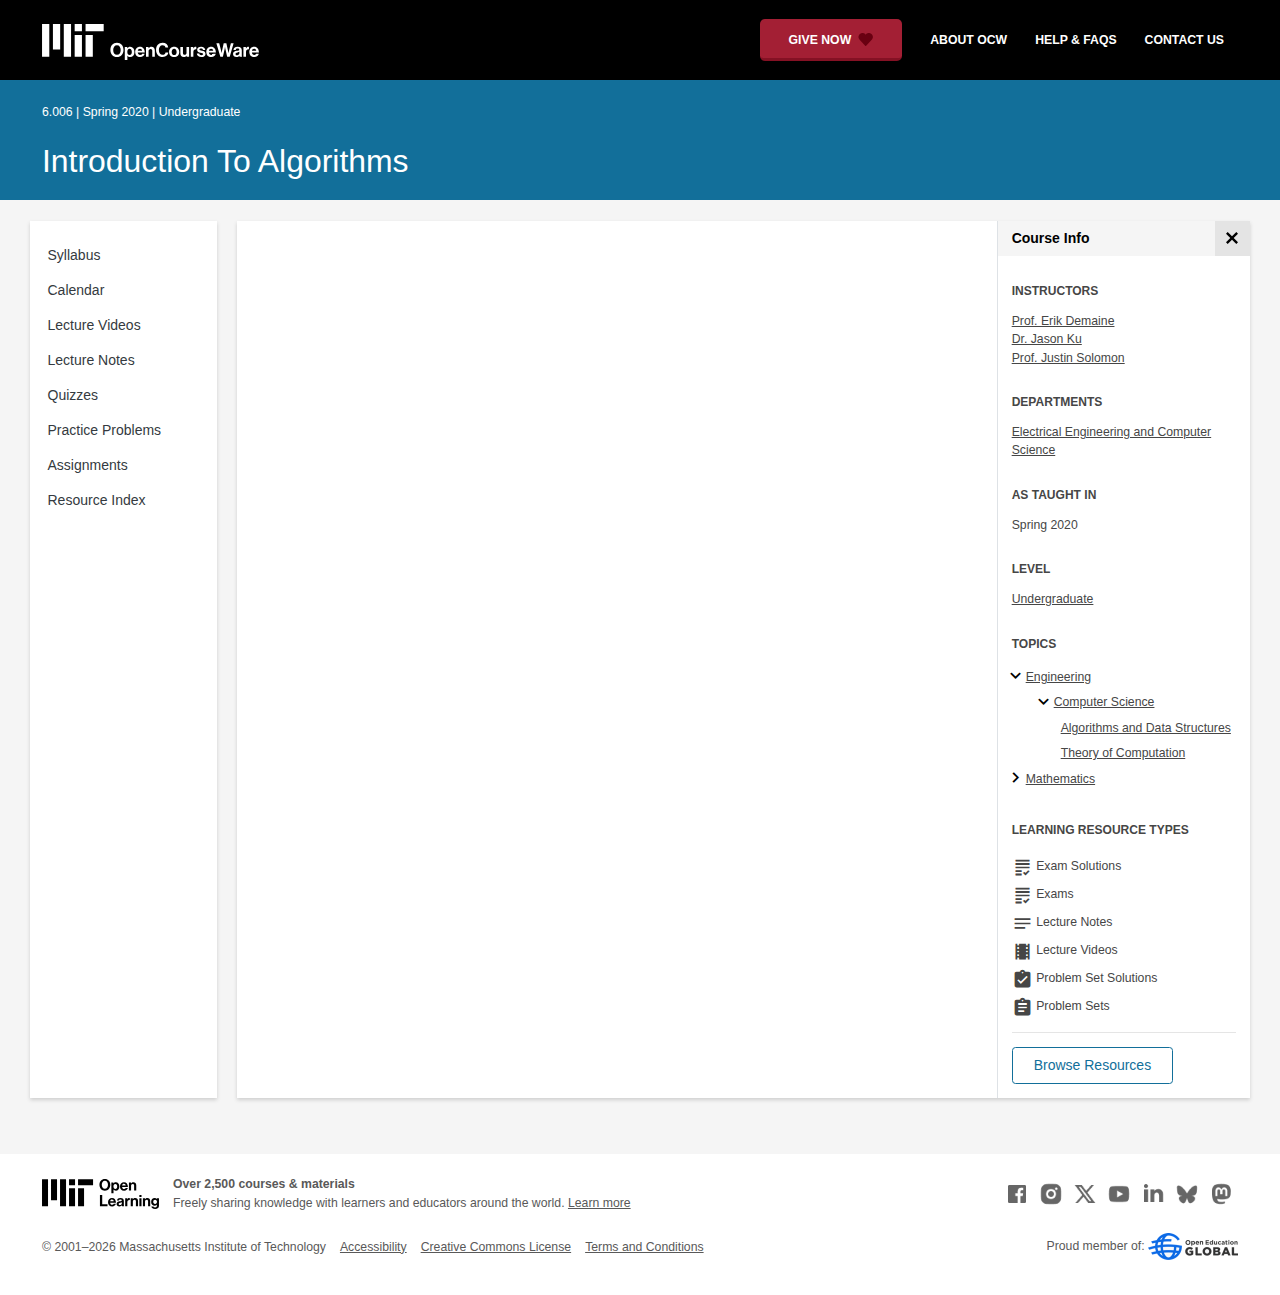
<file: 6.006-spring-2020/static_resources/index.html>
<!doctype html>
<html lang="en">
<head>
  
    
    <script>(function(w,d,s,l,i){w[l]=w[l]||[];w[l].push({'gtm.start':
    new Date().getTime(),event:'gtm.js'});var f=d.getElementsByTagName(s)[0],
    j=d.createElement(s),dl=l!='dataLayer'?'&l='+l:'';j.async=true;j.src=
    'https://www.googletagmanager.com/gtm.js?id='+i+dl;f.parentNode.insertBefore(j,f);
    })(window,document,'script','dataLayer','GTM-NMQZ25T');</script>
    
  
  




    
    <link href="../static_shared/css/course_offline.41451.css" rel="stylesheet">
    

    
    <link href="../static_shared/css/common.41451.css" rel="stylesheet">
    


  
  <meta charset="utf-8">
  <meta name="viewport" content="width=device-width, initial-scale=1, viewport-fit=cover">
  <meta name="description" content="MIT OpenCourseWare is a web based publication of virtually all MIT course content. OCW is open and available to the world and is a permanent MIT activity">
  <meta name="keywords" content="opencourseware,MIT OCW,courseware,MIT opencourseware,Free Courses,class notes,class syllabus,class materials,tutorials,online courses,MIT courses">
  
  <meta property="og:site_name" content="MIT OpenCourseWare">
  <meta property="og:type" content="website" />
  <meta property="og:url" content="https://ocw.mit.edu/courses/6-006-introduction-to-algorithms-spring-2020/static_resources/" />
  <meta property="og:title" content="Introduction to Algorithms | Electrical Engineering and Computer Science | MIT OpenCourseWare" />
  <meta property="og:description" content="MIT OpenCourseWare is a web based publication of virtually all MIT course content. OCW is open and available to the world and is a permanent MIT activity" />

  

<meta property="og:image" content="https://ocw.mit.edu/courses/6-006-introduction-to-algorithms-spring-2020/5a62336c0a97b276d6141b0b7f070b5b_6-006s20.png" />
<meta name="twitter:card" content="summary_large_image" />
<meta name="twitter:site" content="@mitocw" />
<meta name="twitter:image:src" content="https://ocw.mit.edu/courses/6-006-introduction-to-algorithms-spring-2020/5a62336c0a97b276d6141b0b7f070b5b_6-006s20.png" />

  <link rel="canonical" href="https://ocw.mit.edu/courses/6-006-introduction-to-algorithms-spring-2020/static_resources/" />

  <script type="application/ld+json">
      {
        "@context": "http://schema.org/",
        "@type" : "WebPage",
        "name": "MIT OpenCourseWare",
        "description": "MIT OpenCourseWare is a web based publication of virtually all MIT course content. OCW is open and available to the world and is a permanent MIT activity",
        "license": "http://creativecommons.org/licenses/by-nc-sa/4.0/",
        "publisher": {
          "@type": "CollegeOrUniversity",
          "name": "MIT OpenCourseWare"
        }
      }
  </script>

  <title>Introduction to Algorithms | Electrical Engineering and Computer Science | MIT OpenCourseWare</title>
  <style>
  @font-face {
    font-family: 'Material Icons';
    font-style: normal;
    font-weight: 400;
    src: local('Material Icons'),
      local('MaterialIcons-Regular'),
      url(../static_shared/fonts/MaterialIcons-Regular.subset.84f45410d085472240e2.woff2) format('woff2'),
      url(../static_shared/fonts/MaterialIcons-Regular.subset.8167faf7e3a9170d282a.woff) format('woff'),
      url(../static_shared/fonts/MaterialIcons-Regular.subset.0beb27f30d92440091b4.ttf) format('truetype');
  }
  @font-face {
    font-family: 'Material Icons Round';
    font-style: normal;
    font-weight: 400;
    src: local("MaterialIcons-Round"),
    url(../static_shared/fonts/MaterialIconsRound-Regular.subset.7154eae1d0e60e0dabe4.woff2) format('woff2');
  }
  @font-face {
    font-family: 'Cardo Bold';
    font-style: normal;
    font-weight: bold;
    src: local('Cardo'),
      local('Cardo-Bold'),
      url(../static_shared/fonts/Cardo-Bold.d7bf1aa6f322a64b2fc3.ttf) format('truetype');
  }
  @font-face {
    font-family: 'Cardo Italic';
    font-style: italic;
    font-weight: 400;
    src: local('Cardo'),
      local('Cardo-Italic'),
      url(../static_shared/fonts/Cardo-Italic.0935d2ebbc05be3559b1.ttf) format('truetype');
  }
  @font-face {
    font-family: 'Helvetica Light';
    font-style: normal`;
    font-weight: 400;
    src: local('Helvetica Light'),
      local('Helvetica-Light'),
      url(../static_shared/fonts/Helvetica-Light.70359849afb40079a1c8.ttf) format('truetype');
  }
  .external-link.nav-link::after {
    background-image: url('../static_shared/images/external_link.58bbdd86c00a2c146c36.svg'); 
  }
  </style>
</head>


<body class="course-home-page">
  
    
    <noscript><iframe src="https://www.googletagmanager.com/ns.html?id=GTM-NMQZ25T"
    height="0" width="0" style="display:none;visibility:hidden"></iframe></noscript>
    
  
  <div class="overflow-auto">
    <span class="course-header">
    <div
  id="mobile-course-nav"
  class="navbar-offcanvas offcanvas-toggle offcanvas-toggle-close medium-and-below-only drawer">
  <h3 class="my-4 d-flex align-items-center justify-content-between">
    Browse Course Material
    <button
      class="btn"
      type="button"
      aria-label="Close Course Menu"
      onclick="$('#mobile-course-nav-toggle').click();"
      id="close-mobile-course-menu-button"
      >
      <img
        src="../static_shared/images/close_small.b0a2684ccc0da6407a56.svg"
        alt=""
        width="12px"
      />
    </button>
  </h3>
  

<nav class="course-nav" aria-label="Course materials">
  <ul class="w-100 m-auto list-unstyled">
    
      









<li class="course-nav-list-item">
  <div class="course-nav-parent d-flex flex-direction-row align-items-center justify-content-between">
    <span class="course-nav-text-wrapper">
      
        <a class="text-dark nav-link"
          data-uuid="806697d9-a77b-cfb5-791d-be64ae934dc9"
           href="../pages/syllabus/index.html" >
          Syllabus
        </a>
      
    </span>
    
  </div>
  
  <span class="medium-and-below-only"><hr/></span>
  
  <ul
    class="course-nav-child-nav m-auto collapse"
    id="nav-container_mobile_806697d9-a77b-cfb5-791d-be64ae934dc9"
    aria-labelledby="nav-button_mobile_806697d9-a77b-cfb5-791d-be64ae934dc9"
  >
    
  </ul>
</li>

    
      









<li class="course-nav-list-item">
  <div class="course-nav-parent d-flex flex-direction-row align-items-center justify-content-between">
    <span class="course-nav-text-wrapper">
      
        <a class="text-dark nav-link"
          data-uuid="7d2ea4af-b24a-df20-2423-9a0889bc50ab"
           href="../pages/calendar/index.html" >
          Calendar
        </a>
      
    </span>
    
  </div>
  
  <span class="medium-and-below-only"><hr/></span>
  
  <ul
    class="course-nav-child-nav m-auto collapse"
    id="nav-container_mobile_7d2ea4af-b24a-df20-2423-9a0889bc50ab"
    aria-labelledby="nav-button_mobile_7d2ea4af-b24a-df20-2423-9a0889bc50ab"
  >
    
  </ul>
</li>

    
      









<li class="course-nav-list-item">
  <div class="course-nav-parent d-flex flex-direction-row align-items-center justify-content-between">
    <span class="course-nav-text-wrapper">
      
        <a class="text-dark nav-link"
          data-uuid="2dd8a6bf-697c-cc23-b282-ae6f9dec5b6f"
           href="../video_galleries/lecture-videos/index.html" >
          Lecture Videos
        </a>
      
    </span>
    
  </div>
  
  <span class="medium-and-below-only"><hr/></span>
  
  <ul
    class="course-nav-child-nav m-auto collapse"
    id="nav-container_mobile_2dd8a6bf-697c-cc23-b282-ae6f9dec5b6f"
    aria-labelledby="nav-button_mobile_2dd8a6bf-697c-cc23-b282-ae6f9dec5b6f"
  >
    
  </ul>
</li>

    
      









<li class="course-nav-list-item">
  <div class="course-nav-parent d-flex flex-direction-row align-items-center justify-content-between">
    <span class="course-nav-text-wrapper">
      
        <a class="text-dark nav-link"
          data-uuid="51ba9637-0a92-32f2-88ab-0bef851c9ad4"
           href="../pages/lecture-notes/index.html" >
          Lecture Notes
        </a>
      
    </span>
    
  </div>
  
  <span class="medium-and-below-only"><hr/></span>
  
  <ul
    class="course-nav-child-nav m-auto collapse"
    id="nav-container_mobile_51ba9637-0a92-32f2-88ab-0bef851c9ad4"
    aria-labelledby="nav-button_mobile_51ba9637-0a92-32f2-88ab-0bef851c9ad4"
  >
    
  </ul>
</li>

    
      









<li class="course-nav-list-item">
  <div class="course-nav-parent d-flex flex-direction-row align-items-center justify-content-between">
    <span class="course-nav-text-wrapper">
      
        <a class="text-dark nav-link"
          data-uuid="400e6a8d-35c4-e497-f645-fe19629c58f3"
           href="../pages/quizzes/index.html" >
          Quizzes
        </a>
      
    </span>
    
  </div>
  
  <span class="medium-and-below-only"><hr/></span>
  
  <ul
    class="course-nav-child-nav m-auto collapse"
    id="nav-container_mobile_400e6a8d-35c4-e497-f645-fe19629c58f3"
    aria-labelledby="nav-button_mobile_400e6a8d-35c4-e497-f645-fe19629c58f3"
  >
    
  </ul>
</li>

    
      









<li class="course-nav-list-item">
  <div class="course-nav-parent d-flex flex-direction-row align-items-center justify-content-between">
    <span class="course-nav-text-wrapper">
      
        <a class="text-dark nav-link"
          data-uuid="60da50f1-00f1-a813-476b-6e6a65e98226"
           href="../pages/practice-problems/index.html" >
          Practice Problems
        </a>
      
    </span>
    
  </div>
  
  <span class="medium-and-below-only"><hr/></span>
  
  <ul
    class="course-nav-child-nav m-auto collapse"
    id="nav-container_mobile_60da50f1-00f1-a813-476b-6e6a65e98226"
    aria-labelledby="nav-button_mobile_60da50f1-00f1-a813-476b-6e6a65e98226"
  >
    
  </ul>
</li>

    
      









<li class="course-nav-list-item">
  <div class="course-nav-parent d-flex flex-direction-row align-items-center justify-content-between">
    <span class="course-nav-text-wrapper">
      
        <a class="text-dark nav-link"
          data-uuid="bdb6c046-d849-dd11-ab64-cdea4975d145"
           href="../pages/assignments/index.html" >
          Assignments
        </a>
      
    </span>
    
  </div>
  
  <span class="medium-and-below-only"><hr/></span>
  
  <ul
    class="course-nav-child-nav m-auto collapse"
    id="nav-container_mobile_bdb6c046-d849-dd11-ab64-cdea4975d145"
    aria-labelledby="nav-button_mobile_bdb6c046-d849-dd11-ab64-cdea4975d145"
  >
    
  </ul>
</li>

    
      









<li class="course-nav-list-item">
  <div class="course-nav-parent d-flex flex-direction-row align-items-center justify-content-between">
    <span class="course-nav-text-wrapper">
      
        <a class="text-dark nav-link"
          data-uuid="d8f3bab7-a81a-a2de-20cc-c78674a64694"
           href="../pages/resource-index/index.html" >
          Resource Index
        </a>
      
    </span>
    
  </div>
  
  <span class="medium-and-below-only"><hr/></span>
  
  <ul
    class="course-nav-child-nav m-auto collapse"
    id="nav-container_mobile_d8f3bab7-a81a-a2de-20cc-c78674a64694"
    aria-labelledby="nav-button_mobile_d8f3bab7-a81a-a2de-20cc-c78674a64694"
  >
    
  </ul>
</li>

    
  </ul>
</nav>

</div>

    <div
  id="course-info-drawer"
  class="bg-faded pt-3 bg-light navbar-offcanvas navbar-offcanvas-right medium-and-below-only drawer"
>
  <div class="col-12">
    <button
      class="btn close-mobile-course-info"
      type="button"
      aria-label="Close Course Info"
      onclick="$('#mobile-course-info-toggle').click();"
      id="close-mobile-course-info-button"
      >
      <img
        class=""
        src="../static_shared/images/close_small.b0a2684ccc0da6407a56.svg"
        alt=""
        width="12px"
      />
    </button>
  </div>
    

<div class="course-info">
  <div class="course-detail-title bg-light-gray">
    <h2 class="font-black py-1 pl-3 m-0">
      Course Info
    </h2>
  </div>
  <div class="px-3 mt-4">
    <div class="row">
      <div class="col-12 ">
        
        <div class="">
          
          <h5 class="panel-course-info-title ">
            Instructors
            </h5>
          <div class="course-info-content panel-course-info-text">
            




<ul class="list-unstyled m-0">
  
  
  
    
  
  <li>
    <a   class="course-info-instructor strip-link-offline"    href="https://ocw.mit.edu/search/?q=Prof.&#43;Erik&#43;Demaine"  >Prof. Erik Demaine</a>
  </li>
  
  
  
    
  
  <li>
    <a   class="course-info-instructor strip-link-offline"    href="https://ocw.mit.edu/search/?q=Dr.&#43;Jason&#43;Ku"  >Dr. Jason Ku</a>
  </li>
  
  
  
    
  
  <li>
    <a   class="course-info-instructor strip-link-offline"    href="https://ocw.mit.edu/search/?q=Prof.&#43;Justin&#43;Solomon"  >Prof. Justin Solomon</a>
  </li>
  
</ul>


          </div>
        </div>
        
        
          
          
            <div class="mt-4">
              <h5 class="panel-course-info-title ">
                Departments
              </h5>
              <div class="course-info-content panel-course-info-text">
                




<ul class="list-unstyled m-0">
  
  
  
    
  
  <li>
    <a   class="course-info-department strip-link-offline"    href="https://ocw.mit.edu/search/?d=Electrical&#43;Engineering&#43;and&#43;Computer&#43;Science"  >Electrical Engineering and Computer Science</a>
  </li>
  
</ul>


              </div>
            </div>
          
         
        
        <div class="mt-4">
          <h5 class="panel-course-info-title ">
            As Taught In
          </h5>
          <div class="course-info-content panel-course-info-text">
            Spring
            
              2020
            
          </div>
        </div>

        <div class="mt-4">
          <h5 class="panel-course-info-title ">
            Level
          </h5>
          <div class="course-info-content panel-course-info-text">
            
              
                <a   class=" strip-link-offline"    href="https://ocw.mit.edu/search/?l=Undergraduate"  >Undergraduate</a><br />
              
            
          </div>
        </div>
        
      </div>

      
    </div>
  </div>
</div>

  





<div class=" mt-4">
  <h5 class="panel-course-info-title ">
    Topics
  </h5>
  <ul class="list-unstyled pb-2 m-0 panel-course-info-text">
      <li>








<div class="position-relative pt-1 pb-1 pl-4 ml-n2 ">
  
  <button
    type="button"
    class="topic-toggle border-0 bg-transparent pl-0"
    data-target="#subtopic-container_mobile_0"
    data-toggle="collapse"
    aria-controls="subtopic-container_mobile_0"
    aria-expanded="true"
    aria-label="Engineering subtopics"
  >
    <i aria-hidden="true" class="material-icons"></i>
  </button>
  
  <span class="topic-text-wrapper">
    <a   class="text-black course-info-topic strip-link-offline"    href="https://ocw.mit.edu/search/?t=Engineering"  >Engineering</a></span>
</div>

<ul
  class="pl-4 subtopic-container collapse show list-unstyled"
  id="subtopic-container_mobile_0"
  aria-label="Subtopics"
>
  
  
  
  <li>
    <div class="position-relative pt-1 pb-1  pl-4 ">
      
      <button
        class="topic-toggle border-0 bg-transparent pl-0"
        data-target="#speciality-container_mobile_0_0"
        data-toggle="collapse"
        aria-controls="speciality-container_mobile_0_0"
        aria-expanded="true"
        aria-label="Computer Science specialties"
      >
        <i aria-hidden="true" class="material-icons"></i>
      </button>
      
      <span class="topic-text-wrapper">
        
        <a   class="text-black course-info-topic strip-link-offline"    href="https://ocw.mit.edu/search/?t=Computer&#43;Science"  >Computer Science</a></span>
    </div>
    <ul
      class="collapse show list-unstyled"
      id="speciality-container_mobile_0_0"
      aria-label="Specialties"
    >
      
      <li class="pt-1 pb-1 pl-5">
        <span class="topic-text-wrapper">
          
          <a   class="text-black course-info-topic strip-link-offline"    href="https://ocw.mit.edu/search/?t=Algorithms&#43;and&#43;Data&#43;Structures"  >Algorithms and Data Structures</a></span>
      </li>
      
      <li class="pt-1 pb-1 pl-5">
        <span class="topic-text-wrapper">
          
          <a   class="text-black course-info-topic strip-link-offline"    href="https://ocw.mit.edu/search/?t=Theory&#43;of&#43;Computation"  >Theory of Computation</a></span>
      </li>
      
    </ul>
    
  </li>
  
</ul>

</li>
      <li>








<div class="position-relative pt-1 pb-1 pl-4 ml-n2 ">
  
  <button
    type="button"
    class="topic-toggle border-0 bg-transparent pl-0"
    data-target="#subtopic-container_mobile_1"
    data-toggle="collapse"
    aria-controls="subtopic-container_mobile_1"
    aria-expanded="false"
    aria-label="Mathematics subtopics"
  >
    <i aria-hidden="true" class="material-icons"></i>
  </button>
  
  <span class="topic-text-wrapper">
    <a   class="text-black course-info-topic strip-link-offline"    href="https://ocw.mit.edu/search/?t=Mathematics"  >Mathematics</a></span>
</div>

<ul
  class="pl-4 subtopic-container collapse list-unstyled"
  id="subtopic-container_mobile_1"
  aria-label="Subtopics"
>
  
  
  
  <li>
    <div class="position-relative pt-1 pb-1  pl-2 ">
      
      <span class="topic-text-wrapper">
        
        <a   class="text-black course-info-topic strip-link-offline"    href="https://ocw.mit.edu/search/?t=Computation"  >Computation</a></span>
    </div>
    <ul
      class="collapse list-unstyled"
      id="speciality-container_mobile_1_0"
      aria-label="Specialties"
    >
      
    </ul>
    
  </li>
  
</ul>

</li>
      
  </ul>
</div>

  



<div class="">
  <h5 class="course-detail-title panel-course-info-title mt-3">
    Learning Resource Types
  </h5>
  <div>
    <div class="row d-inline m-0">
      
        <div class="panel-course-info-text my-2">
          

<div class="">
  <div class="d-flex">
    <i aria-hidden="true" class="material-icons pr-1">grading</i>
    <span>Exam Solutions</span>
  </div>
</div>

        </div>
      
        <div class="panel-course-info-text my-2">
          

<div class="">
  <div class="d-flex">
    <i aria-hidden="true" class="material-icons pr-1">grading</i>
    <span>Exams</span>
  </div>
</div>

        </div>
      
        <div class="panel-course-info-text my-2">
          

<div class="">
  <div class="d-flex">
    <i aria-hidden="true" class="material-icons pr-1">notes</i>
    <span>Lecture Notes</span>
  </div>
</div>

        </div>
      
        <div class="panel-course-info-text my-2">
          

<div class="">
  <div class="d-flex">
    <i aria-hidden="true" class="material-icons pr-1">theaters</i>
    <span>Lecture Videos</span>
  </div>
</div>

        </div>
      
        <div class="panel-course-info-text my-2">
          

<div class="">
  <div class="d-flex">
    <i aria-hidden="true" class="material-icons pr-1">assignment_turned_in</i>
    <span>Problem Set Solutions</span>
  </div>
</div>

        </div>
      
        <div class="panel-course-info-text my-2">
          

<div class="">
  <div class="d-flex">
    <i aria-hidden="true" class="material-icons pr-1">assignment</i>
    <span>Problem Sets</span>
  </div>
</div>

        </div>
      
    </div>
  </div>
</div>


  


<hr>
<div class="pb-3">
  <a class="download-course-link-button btn btn-outline-primary btn-link link-button text-decoration-none px-4 py-2"
    role="button"
    href="../download/index.html">
    <div class="text-center w-100">Browse Resources</div>
  </a>
</div>

</div>

    





<div id="mobile-header" class="position-relative bg-black medium-and-below-only">
  <nav class="navbar navbar-expand-lg navbar-dark bg-black d-flex">
    <button
      class="navbar-toggler"
      type="button"
      data-toggle="collapse"
      data-target="#navbarSupportedContent"
      aria-controls="navbarSupportedContent"
      aria-expanded="false"
      aria-label="Toggle navigation"
    >
      <i class="material-icons display-4 text-white align-bottom">menu</i>
    </button>
    <div class="mx-auto">
      <a href="https://ocw.mit.edu/">
        <img width="200" src="../static_shared/images/ocw_logo_white.cabdc9a745b03db3dad4.svg" alt="MIT OpenCourseWare"/>
      </a>
    </div>
    <div class="user-menu-container"></div>
    <div class="collapse navbar-collapse" id="navbarSupportedContent">
      <ul class="navbar-nav mr-auto pl-2 pt-2">
        <li class="nav-item"></li>
        <li class="nav-item">
          <a   class="nav-link"    href="https://giving.mit.edu/give/to/ocw/?utm_source=ocw&amp;utm_medium=homepage_banner&amp;utm_campaign=nextgen_home"  >Give Now</a>
        </li>
        <li class="nav-item">
          <a   class="nav-link"    href="https://ocw.mit.edu/about"  >About OCW</a>
        </li>
        <li class="nav-item">
          <a   class="nav-link"   target="_blank"   href="https://mitocw.zendesk.com/hc/en-us"  >Help &amp; Faqs</a>
        </li>
        <li class="nav-item">
          <a   class="nav-link"    href="https://ocw.mit.edu/contact"  >Contact Us</a>
        </li>
      </ul>
    </div>
  </nav>
</div>


<div id="desktop-header">
  <div class="contents">
    <div class="left">
      <div class="ocw-logo">
        <a href="https://ocw.mit.edu/">
          <img src="../static_shared/images/ocw_logo_white.cabdc9a745b03db3dad4.svg" alt="MIT OpenCourseWare" />
        </a>
      </div>
    </div>
    <div class="right">
      
      <a class="give-button text-white text-decoration-none font-weight-bold small-link d-flex align-items-center" aria-label="Give Now - Donate to MIT OpenCourseWare" href="https://giving.mit.edu/give/to/ocw/?utm_source=ocw&amp;utm_medium=homepage_banner&amp;utm_campaign=nextgen_home">
        <span class="m-0 pr-2">GIVE NOW</span>
        <img src="../static_shared/images/heart_burgundy.e7c8635e8cc6538b89fa.svg" class="heart-burgundy" alt="" />
      </a>
      <a   class="text-white text-decoration-none font-weight-bold pl-5 pr-3 py-2"    href="https://ocw.mit.edu/about"  >about ocw</a>
      <a   class="text-white text-decoration-none font-weight-bold px-3 py-2"   target="_blank"   href="https://mitocw.zendesk.com/hc/en-us"  >help &amp; faqs</a>
      <a   class="text-white text-decoration-none font-weight-bold px-3 py-2"    href="https://ocw.mit.edu/contact"  >contact us</a>
      <div class="user-menu-container"></div>
    </div>
  </div>
</div>

<div id="user-list-modal-container"></div>
<div id="create-user-list-modal-container"></div>
    </span>
    
    

<div id="course-banner" class="p-0">
  <div class="max-content-width course-banner-content m-auto py-3">
    <div class="row">
    <div class="col-11">
      
      <span class="course-number-term-detail">6.006 | Spring 2020 | Undergraduate</span>
      <br>
      <br>
      <h1>
        <a
          class="text-capitalize m-0 text-white"
          href="../index.html"
        >Introduction to Algorithms</a>
      </h1>
    </div>
    <div class="col-1"><div class="bookmark-button-container" data-resourcereadableid="6.006&#43;spring_2020"></div>
    </div>
    </div>
  </div>
</div>


    <div id="course-main-content">
      <div class="row">
        <div class="col-12 course-home-grid">
          <div class="medium-and-below-only">
            <div class="d-flex align-items-center mb-3">
              <div class="col-6 px-0">
                <div>
  <button
    id="mobile-course-nav-toggle"
    class="mobile-course-nav-toggle-btn d-inline-flex align-items-center offcanvas-toggle"
    data-toggle="offcanvas"
    data-target="#mobile-course-nav"
  >
    <img src="../static_shared/images/expand.a062b1c47b121e3c7e03.svg" alt=""/>
    <span class="pl-1">Menu</span>
  </button>
</div>

              </div>
              <div class="col-6 px-0">
                


  <button 
    class="btn btn-link float-right mobile-course-info-toggle-btn toggle navbar-toggle offcanvas-toggle"
    id="mobile-course-info-toggle"
    data-toggle="offcanvas" 
    data-target="#course-info-drawer">
    More Info
  </button>


              </div>
            </div>
          </div>
        </div>
      </div>
      <div class="row course-cards">
        <div class="col-2 course-home-grid large-and-above-only">  
          <div class="card">
  <div class="card-body pr-2">
    

<nav class="course-nav" aria-label="Course materials">
  <ul class="w-100 m-auto list-unstyled">
    
      









<li class="course-nav-list-item">
  <div class="course-nav-parent d-flex flex-direction-row align-items-center justify-content-between">
    <span class="course-nav-text-wrapper">
      
        <a class="text-dark nav-link"
          data-uuid="806697d9-a77b-cfb5-791d-be64ae934dc9"
           href="../pages/syllabus/index.html" >
          Syllabus
        </a>
      
    </span>
    
  </div>
  
  <span class="medium-and-below-only"><hr/></span>
  
  <ul
    class="course-nav-child-nav m-auto collapse"
    id="nav-container_desktop_806697d9-a77b-cfb5-791d-be64ae934dc9"
    aria-labelledby="nav-button_desktop_806697d9-a77b-cfb5-791d-be64ae934dc9"
  >
    
  </ul>
</li>

    
      









<li class="course-nav-list-item">
  <div class="course-nav-parent d-flex flex-direction-row align-items-center justify-content-between">
    <span class="course-nav-text-wrapper">
      
        <a class="text-dark nav-link"
          data-uuid="7d2ea4af-b24a-df20-2423-9a0889bc50ab"
           href="../pages/calendar/index.html" >
          Calendar
        </a>
      
    </span>
    
  </div>
  
  <span class="medium-and-below-only"><hr/></span>
  
  <ul
    class="course-nav-child-nav m-auto collapse"
    id="nav-container_desktop_7d2ea4af-b24a-df20-2423-9a0889bc50ab"
    aria-labelledby="nav-button_desktop_7d2ea4af-b24a-df20-2423-9a0889bc50ab"
  >
    
  </ul>
</li>

    
      









<li class="course-nav-list-item">
  <div class="course-nav-parent d-flex flex-direction-row align-items-center justify-content-between">
    <span class="course-nav-text-wrapper">
      
        <a class="text-dark nav-link"
          data-uuid="2dd8a6bf-697c-cc23-b282-ae6f9dec5b6f"
           href="../video_galleries/lecture-videos/index.html" >
          Lecture Videos
        </a>
      
    </span>
    
  </div>
  
  <span class="medium-and-below-only"><hr/></span>
  
  <ul
    class="course-nav-child-nav m-auto collapse"
    id="nav-container_desktop_2dd8a6bf-697c-cc23-b282-ae6f9dec5b6f"
    aria-labelledby="nav-button_desktop_2dd8a6bf-697c-cc23-b282-ae6f9dec5b6f"
  >
    
  </ul>
</li>

    
      









<li class="course-nav-list-item">
  <div class="course-nav-parent d-flex flex-direction-row align-items-center justify-content-between">
    <span class="course-nav-text-wrapper">
      
        <a class="text-dark nav-link"
          data-uuid="51ba9637-0a92-32f2-88ab-0bef851c9ad4"
           href="../pages/lecture-notes/index.html" >
          Lecture Notes
        </a>
      
    </span>
    
  </div>
  
  <span class="medium-and-below-only"><hr/></span>
  
  <ul
    class="course-nav-child-nav m-auto collapse"
    id="nav-container_desktop_51ba9637-0a92-32f2-88ab-0bef851c9ad4"
    aria-labelledby="nav-button_desktop_51ba9637-0a92-32f2-88ab-0bef851c9ad4"
  >
    
  </ul>
</li>

    
      









<li class="course-nav-list-item">
  <div class="course-nav-parent d-flex flex-direction-row align-items-center justify-content-between">
    <span class="course-nav-text-wrapper">
      
        <a class="text-dark nav-link"
          data-uuid="400e6a8d-35c4-e497-f645-fe19629c58f3"
           href="../pages/quizzes/index.html" >
          Quizzes
        </a>
      
    </span>
    
  </div>
  
  <span class="medium-and-below-only"><hr/></span>
  
  <ul
    class="course-nav-child-nav m-auto collapse"
    id="nav-container_desktop_400e6a8d-35c4-e497-f645-fe19629c58f3"
    aria-labelledby="nav-button_desktop_400e6a8d-35c4-e497-f645-fe19629c58f3"
  >
    
  </ul>
</li>

    
      









<li class="course-nav-list-item">
  <div class="course-nav-parent d-flex flex-direction-row align-items-center justify-content-between">
    <span class="course-nav-text-wrapper">
      
        <a class="text-dark nav-link"
          data-uuid="60da50f1-00f1-a813-476b-6e6a65e98226"
           href="../pages/practice-problems/index.html" >
          Practice Problems
        </a>
      
    </span>
    
  </div>
  
  <span class="medium-and-below-only"><hr/></span>
  
  <ul
    class="course-nav-child-nav m-auto collapse"
    id="nav-container_desktop_60da50f1-00f1-a813-476b-6e6a65e98226"
    aria-labelledby="nav-button_desktop_60da50f1-00f1-a813-476b-6e6a65e98226"
  >
    
  </ul>
</li>

    
      









<li class="course-nav-list-item">
  <div class="course-nav-parent d-flex flex-direction-row align-items-center justify-content-between">
    <span class="course-nav-text-wrapper">
      
        <a class="text-dark nav-link"
          data-uuid="bdb6c046-d849-dd11-ab64-cdea4975d145"
           href="../pages/assignments/index.html" >
          Assignments
        </a>
      
    </span>
    
  </div>
  
  <span class="medium-and-below-only"><hr/></span>
  
  <ul
    class="course-nav-child-nav m-auto collapse"
    id="nav-container_desktop_bdb6c046-d849-dd11-ab64-cdea4975d145"
    aria-labelledby="nav-button_desktop_bdb6c046-d849-dd11-ab64-cdea4975d145"
  >
    
  </ul>
</li>

    
      









<li class="course-nav-list-item">
  <div class="course-nav-parent d-flex flex-direction-row align-items-center justify-content-between">
    <span class="course-nav-text-wrapper">
      
        <a class="text-dark nav-link"
          data-uuid="d8f3bab7-a81a-a2de-20cc-c78674a64694"
           href="../pages/resource-index/index.html" >
          Resource Index
        </a>
      
    </span>
    
  </div>
  
  <span class="medium-and-below-only"><hr/></span>
  
  <ul
    class="course-nav-child-nav m-auto collapse"
    id="nav-container_desktop_d8f3bab7-a81a-a2de-20cc-c78674a64694"
    aria-labelledby="nav-button_desktop_d8f3bab7-a81a-a2de-20cc-c78674a64694"
  >
    
  </ul>
</li>

    
  </ul>
</nav>

  </div>
</div>

        </div>
        <div class="col-sm-12 col-lg-10 course-home-grid">
          <div class="">
            <div class="card">
              <div class="d-flex justify-content-between">
                <div class="p-0 col-lg-9" id="main-course-section">
                  <div class="card-body">
                    


                  </div>
                </div>
                
                  <button 
  type="button" 
  class="btn course-info-button large-and-above-only"
  id="desktop-course-drawer-button"
  data-target="#desktop-course-drawer"
  data-toggle="collapse"
  aria-label="Course Info"
  aria-controls="desktop-course-drawer"
  aria-expanded="false"
>
  <img
    class="expand-drawer-img drawer-icon-img"
    src="../static_shared/images/left_arrow.3c482a1f6223bff3f0e6.svg"
    alt=""
  />
  <img
    class="collapse-drawer-img drawer-icon-img"
    src="../static_shared/images/close_small.b0a2684ccc0da6407a56.svg"
    alt=""
  />
</button>

<div class="collapse border-left p-0 large-and-above-only col-3" id="desktop-course-drawer">
    

<div class="course-info">
  <div class="course-detail-title bg-light-gray">
    <h2 class="font-black py-1 pl-3 m-0">
      Course Info
    </h2>
  </div>
  <div class="px-3 mt-4">
    <div class="row">
      <div class="col-12 ">
        
        <div class="">
          
          <h5 class="panel-course-info-title ">
            Instructors
            </h5>
          <div class="course-info-content panel-course-info-text">
            




<ul class="list-unstyled m-0">
  
  
  
    
  
  <li>
    <a   class="course-info-instructor strip-link-offline"    href="https://ocw.mit.edu/search/?q=Prof.&#43;Erik&#43;Demaine"  >Prof. Erik Demaine</a>
  </li>
  
  
  
    
  
  <li>
    <a   class="course-info-instructor strip-link-offline"    href="https://ocw.mit.edu/search/?q=Dr.&#43;Jason&#43;Ku"  >Dr. Jason Ku</a>
  </li>
  
  
  
    
  
  <li>
    <a   class="course-info-instructor strip-link-offline"    href="https://ocw.mit.edu/search/?q=Prof.&#43;Justin&#43;Solomon"  >Prof. Justin Solomon</a>
  </li>
  
</ul>


          </div>
        </div>
        
        
          
          
            <div class="mt-4">
              <h5 class="panel-course-info-title ">
                Departments
              </h5>
              <div class="course-info-content panel-course-info-text">
                




<ul class="list-unstyled m-0">
  
  
  
    
  
  <li>
    <a   class="course-info-department strip-link-offline"    href="https://ocw.mit.edu/search/?d=Electrical&#43;Engineering&#43;and&#43;Computer&#43;Science"  >Electrical Engineering and Computer Science</a>
  </li>
  
</ul>


              </div>
            </div>
          
         
        
        <div class="mt-4">
          <h5 class="panel-course-info-title ">
            As Taught In
          </h5>
          <div class="course-info-content panel-course-info-text">
            Spring
            
              2020
            
          </div>
        </div>

        <div class="mt-4">
          <h5 class="panel-course-info-title ">
            Level
          </h5>
          <div class="course-info-content panel-course-info-text">
            
              
                <a   class=" strip-link-offline"    href="https://ocw.mit.edu/search/?l=Undergraduate"  >Undergraduate</a><br />
              
            
          </div>
        </div>
        
      </div>

      
    </div>
  </div>
</div>

  <div class="px-3">
    





<div class=" mt-4">
  <h5 class="panel-course-info-title ">
    Topics
  </h5>
  <ul class="list-unstyled pb-2 m-0 panel-course-info-text">
      <li>








<div class="position-relative pt-1 pb-1 pl-4 ml-n2 ">
  
  <button
    type="button"
    class="topic-toggle border-0 bg-transparent pl-0"
    data-target="#subtopic-container_desktop_0"
    data-toggle="collapse"
    aria-controls="subtopic-container_desktop_0"
    aria-expanded="true"
    aria-label="Engineering subtopics"
  >
    <i aria-hidden="true" class="material-icons"></i>
  </button>
  
  <span class="topic-text-wrapper">
    <a   class="text-black course-info-topic strip-link-offline"    href="https://ocw.mit.edu/search/?t=Engineering"  >Engineering</a></span>
</div>

<ul
  class="pl-4 subtopic-container collapse show list-unstyled"
  id="subtopic-container_desktop_0"
  aria-label="Subtopics"
>
  
  
  
  <li>
    <div class="position-relative pt-1 pb-1  pl-4 ">
      
      <button
        class="topic-toggle border-0 bg-transparent pl-0"
        data-target="#speciality-container_desktop_0_0"
        data-toggle="collapse"
        aria-controls="speciality-container_desktop_0_0"
        aria-expanded="true"
        aria-label="Computer Science specialties"
      >
        <i aria-hidden="true" class="material-icons"></i>
      </button>
      
      <span class="topic-text-wrapper">
        
        <a   class="text-black course-info-topic strip-link-offline"    href="https://ocw.mit.edu/search/?t=Computer&#43;Science"  >Computer Science</a></span>
    </div>
    <ul
      class="collapse show list-unstyled"
      id="speciality-container_desktop_0_0"
      aria-label="Specialties"
    >
      
      <li class="pt-1 pb-1 pl-5">
        <span class="topic-text-wrapper">
          
          <a   class="text-black course-info-topic strip-link-offline"    href="https://ocw.mit.edu/search/?t=Algorithms&#43;and&#43;Data&#43;Structures"  >Algorithms and Data Structures</a></span>
      </li>
      
      <li class="pt-1 pb-1 pl-5">
        <span class="topic-text-wrapper">
          
          <a   class="text-black course-info-topic strip-link-offline"    href="https://ocw.mit.edu/search/?t=Theory&#43;of&#43;Computation"  >Theory of Computation</a></span>
      </li>
      
    </ul>
    
  </li>
  
</ul>

</li>
      <li>








<div class="position-relative pt-1 pb-1 pl-4 ml-n2 ">
  
  <button
    type="button"
    class="topic-toggle border-0 bg-transparent pl-0"
    data-target="#subtopic-container_desktop_1"
    data-toggle="collapse"
    aria-controls="subtopic-container_desktop_1"
    aria-expanded="false"
    aria-label="Mathematics subtopics"
  >
    <i aria-hidden="true" class="material-icons"></i>
  </button>
  
  <span class="topic-text-wrapper">
    <a   class="text-black course-info-topic strip-link-offline"    href="https://ocw.mit.edu/search/?t=Mathematics"  >Mathematics</a></span>
</div>

<ul
  class="pl-4 subtopic-container collapse list-unstyled"
  id="subtopic-container_desktop_1"
  aria-label="Subtopics"
>
  
  
  
  <li>
    <div class="position-relative pt-1 pb-1  pl-2 ">
      
      <span class="topic-text-wrapper">
        
        <a   class="text-black course-info-topic strip-link-offline"    href="https://ocw.mit.edu/search/?t=Computation"  >Computation</a></span>
    </div>
    <ul
      class="collapse list-unstyled"
      id="speciality-container_desktop_1_0"
      aria-label="Specialties"
    >
      
    </ul>
    
  </li>
  
</ul>

</li>
      
  </ul>
</div>

    



<div class="">
  <h5 class="course-detail-title panel-course-info-title mt-3">
    Learning Resource Types
  </h5>
  <div>
    <div class="row d-inline m-0">
      
        <div class="panel-course-info-text my-2">
          

<div class="">
  <div class="d-flex">
    <i aria-hidden="true" class="material-icons pr-1">grading</i>
    <span>Exam Solutions</span>
  </div>
</div>

        </div>
      
        <div class="panel-course-info-text my-2">
          

<div class="">
  <div class="d-flex">
    <i aria-hidden="true" class="material-icons pr-1">grading</i>
    <span>Exams</span>
  </div>
</div>

        </div>
      
        <div class="panel-course-info-text my-2">
          

<div class="">
  <div class="d-flex">
    <i aria-hidden="true" class="material-icons pr-1">notes</i>
    <span>Lecture Notes</span>
  </div>
</div>

        </div>
      
        <div class="panel-course-info-text my-2">
          

<div class="">
  <div class="d-flex">
    <i aria-hidden="true" class="material-icons pr-1">theaters</i>
    <span>Lecture Videos</span>
  </div>
</div>

        </div>
      
        <div class="panel-course-info-text my-2">
          

<div class="">
  <div class="d-flex">
    <i aria-hidden="true" class="material-icons pr-1">assignment_turned_in</i>
    <span>Problem Set Solutions</span>
  </div>
</div>

        </div>
      
        <div class="panel-course-info-text my-2">
          

<div class="">
  <div class="d-flex">
    <i aria-hidden="true" class="material-icons pr-1">assignment</i>
    <span>Problem Sets</span>
  </div>
</div>

        </div>
      
    </div>
  </div>
</div>


    


<hr>
<div class="pb-3">
  <a class="download-course-link-button btn btn-outline-primary btn-link link-button text-decoration-none px-4 py-2"
    role="button"
    href="../download/index.html">
    <div class="text-center w-100">Browse Resources</div>
  </a>
</div>

  </div>
</div>

                
              </div>
            </div>
          </div>
        </div>
      </div>
    </div>

    
<div class="footer">
    <div class="footer-main-content mx-auto">
    	<div class="col-12 px-0">
        	<div class="row align-items-center mx-0">
            	<div class="col-12 col-md-8 px-0">
					<div class="d-md-flex align-items-center">
						<a href="https://openlearning.mit.edu/" target="_blank">
							<img width="117px" src="../static_shared/images/mit_ol.4165342f87abb1da46fd.svg" alt="MIT Open Learning" />
						</a>
						<div class="ml-md-3 mt-4 mt-md-0">
							<div class="font-weight-bold">
								Over 2,500 courses & materials
							</div>
							<div>
								Freely sharing knowledge with learners and educators around the world. <a href='https://ocw.mit.edu/about'>Learn more</a>
							</div>
						</div>
					</div>
            	</div>
				<div class="col-12 col-md-4 px-0 d-none d-md-block">
					<div class="d-flex justify-content-md-end">
	<div>
		<a href="https://www.facebook.com/MITOCW" target="_blank">
			<img class="footer-social-icon ml-0" src="../static_shared/images/Facebook.d1f5caeb73d7d12505a2.png" alt="facebook"/>
		</a>
	</div>
	<div>
		<a href="https://www.instagram.com/mitocw" target="_blank">
			<img class="footer-social-icon" src="../static_shared/images/Instagram.4df41828ffee4ff33d8a.png" alt="instagram"/>
		</a>
	</div>
	<div>
		<a href="https://twitter.com/MITOCW" target="_blank">
			<img class="footer-social-icon" src="../static_shared/images/x-formerly-twitter-black.f8c75ad9f42902726d25.png" alt="x (formerly twitter)"/>
		</a>
	</div>
	<div>
		<a href="https://www.youtube.com/mitocw" target="_blank">
			<img class="footer-social-icon" src="../static_shared/images/Youtube.7c9f62c4f1dc9515ebb4.png" alt="youtube"/>
		</a>
	</div>
	<div>
		<a href="https://www.linkedin.com/company/mit-opencourseware/" target="_blank">
			<img class="footer-social-icon nudge-up" src="../static_shared/images/linkedin-black.2f7f8a6a3899f5d1e1d6.png" alt="linkedin"/>
		</a>
	</div>
	<div>
		<a href="https://bsky.app/profile/mitocw.bsky.social" target="_blank">
			<img class="footer-social-icon" src="../static_shared/images/bluesky-black.9f4523fcefa9b6f25be7.png" alt="bluesky"/>
		</a>
	</div>
	<div>
		<a href="https://mastodon.social/@mitocw" target="_blank">
			<img class="footer-social-icon" src="../static_shared/images/mastodon-black.9e2de31a28415c123800.png" alt="mastodon"/>
		</a>
	</div>
</div>

				</div>
        	</div>
    	</div>
		
		<div class="col-12 mt-3 mt-md-4 px-0">
			<div class="row align-items-center mx-0">
            	<div class="col-12 col-md-8 px-0">
					<div class="d-lg-flex">
						<div class="pr-md-2 mt-2 mt-lg-0 d-none d-lg-block">
							© 2001–2026 Massachusetts Institute of Technology
						</div>
						<div class="px-lg-2 mt-2 mt-lg-0">
							<a href="https://accessibility.mit.edu" target="_blank">Accessibility</a>
						</div>
						<div class="px-lg-2 mt-2 mt-lg-0">
							<a href="https://creativecommons.org/licenses/by-nc-sa/4.0/" target="_blank">Creative Commons License</a>
						</div>
						<div class="px-lg-2 mt-2 mt-lg-0">
							<a class="hide-offline" href='https://ocw.mit.edu/pages/privacy-and-terms-of-use/'>Terms and Conditions</a>
						</div>
					</div>
            	</div>
				<div class="col-12 col-md-4 px-0">
					<div class="d-flex justify-content-md-end mt-4 mt-lg-0">
						<div>
						Proud member of: 
						<a href="https://www.oeglobal.org/" target="_blank">
							<img class="oeg-logo" src="../static_shared/images/oeg_logo.8a31f7b87f30df2d0169.png" alt="Open Education Global"/>
						</a>
						</div>
					</div>
				</div>
        	</div>
		</div>

		<div class="col-12 mt-5 px-0 d-md-none">
			<div class="d-flex justify-content-md-end">
	<div>
		<a href="https://www.facebook.com/MITOCW" target="_blank">
			<img class="footer-social-icon ml-0" src="../static_shared/images/Facebook.d1f5caeb73d7d12505a2.png" alt="facebook"/>
		</a>
	</div>
	<div>
		<a href="https://www.instagram.com/mitocw" target="_blank">
			<img class="footer-social-icon" src="../static_shared/images/Instagram.4df41828ffee4ff33d8a.png" alt="instagram"/>
		</a>
	</div>
	<div>
		<a href="https://twitter.com/MITOCW" target="_blank">
			<img class="footer-social-icon" src="../static_shared/images/x-formerly-twitter-black.f8c75ad9f42902726d25.png" alt="x (formerly twitter)"/>
		</a>
	</div>
	<div>
		<a href="https://www.youtube.com/mitocw" target="_blank">
			<img class="footer-social-icon" src="../static_shared/images/Youtube.7c9f62c4f1dc9515ebb4.png" alt="youtube"/>
		</a>
	</div>
	<div>
		<a href="https://www.linkedin.com/company/mit-opencourseware/" target="_blank">
			<img class="footer-social-icon nudge-up" src="../static_shared/images/linkedin-black.2f7f8a6a3899f5d1e1d6.png" alt="linkedin"/>
		</a>
	</div>
	<div>
		<a href="https://bsky.app/profile/mitocw.bsky.social" target="_blank">
			<img class="footer-social-icon" src="../static_shared/images/bluesky-black.9f4523fcefa9b6f25be7.png" alt="bluesky"/>
		</a>
	</div>
	<div>
		<a href="https://mastodon.social/@mitocw" target="_blank">
			<img class="footer-social-icon" src="../static_shared/images/mastodon-black.9e2de31a28415c123800.png" alt="mastodon"/>
		</a>
	</div>
</div>

		</div>

		<div class="col-12 mt-4 px-0 d-lg-none">
			© 2001–2026 Massachusetts Institute of Technology
		</div>
    


    
    <script src="../static_shared/js/course_offline.41451.js"></script>
    





    
	</div>
</div>

  </div>
  <script>
function hideLinksOffline(){
  if (!window.navigator.onLine) {
    const stripLinks = document.querySelectorAll(".strip-link-offline")
    const hideOffline = document.querySelectorAll(".hide-offline")
    const showOffline = document.querySelectorAll(".show-offline")
    Array.prototype.forEach.call(stripLinks, function(link) {
      link.outerHTML = link.innerHTML
    })
    Array.prototype.forEach.call(hideOffline, function(link) {
      link.classList.add("d-none")
    })
    Array.prototype.forEach.call(showOffline, function(link) {
      link.classList.remove("d-none")
    })
  }
}
hideLinksOffline()
</script>

  

<div
  class="modal"
  id="external-link-modal"
  tabindex="-1"
  role="dialog"
  aria-labelledby="external-link-modal-title"
  aria-hidden="true"
>
  <div class="modal-dialog modal-dialog-centered" role="document">
    <div class="modal-content p-3">
      <div class="modal-header d-flex align-items-center">
        <div class="d-flex align-items-center">
          <img
            class="modal-header-icon-img mr-3 align-baseline"
            src="../static_shared/images/external_link.58bbdd86c00a2c146c36.svg"
            alt=""
            aria-hidden="true"
          />
          <h1 class="modal-title" id="external-link-modal-title">
            You are leaving MIT OpenCourseWare
          </h1>
        </div>
        <button type="button" class="border-0 p-0 bg-transparent d-flex" data-dismiss="modal" aria-label="Close">
          <span aria-hidden="true" class="material-icons modal-header-icon">close</span>
        </button>
      </div>
      <div class="modal-body">
        Please be advised that external sites may have terms and conditions, 
        including license rights, that differ from ours. MIT OCW is not responsible 
        for any content on third party sites, nor does a link suggest an endorsement 
        of those sites and/or their content.
      </div>
      <div class="modal-footer">
        <button
          type="button"
          class="btn btn-outline-primary btn-link link-button"
          data-dismiss="modal"
          >
            Stay Here
        </button>
        <a
          role="button"
          class="btn btn-primary btn-continue"
          target="_blank"
          href="#"
        >
          Continue
        </a>
      </div>
    </div>
  </div>
</div>

  <script>
    
    
    
    
    
    
    'use strict';
    const COURSE_DRAWER_LOCAL_STORAGE_KEY = "desktopCourseDrawerState"
    const COURSE_DRAWER_OPENED = "opened"
    const COURSE_DRAWER_CLOSED = "closed"
    
    const DESKTOP_COURSE_DRAWER_ID = "desktop-course-drawer"
    const COURSE_DRAWER_BTN_ID = "desktop-course-drawer-button"
    const MAIN_COURSE_SECTION_ID = "main-course-section"

    try{

      

      function initializeDesktopCourseDrawerState() {
        const state = getLocalStorageItem(COURSE_DRAWER_LOCAL_STORAGE_KEY)
        if (state === null) {
          
          setLocalStorageItem(COURSE_DRAWER_LOCAL_STORAGE_KEY, COURSE_DRAWER_OPENED)
          showOrHideDesktopCourseDrawer(COURSE_DRAWER_OPENED)
        } else {
          showOrHideDesktopCourseDrawer(state)
        }

        document.addEventListener("DOMContentLoaded", () => {
          const drawer = $(`#${DESKTOP_COURSE_DRAWER_ID}`)
          const mainSection = $(`#${MAIN_COURSE_SECTION_ID}`)

          drawer.on("shown.bs.collapse", (event) => {
            if (event.target.id !== DESKTOP_COURSE_DRAWER_ID) {
              return;
            }
            mainSection.addClass("col-lg-9")
            mainSection.removeClass("col-12")
            setLocalStorageItem(COURSE_DRAWER_LOCAL_STORAGE_KEY, COURSE_DRAWER_OPENED)
          })
      
          drawer.on("hidden.bs.collapse", (event) => {
            if (event.target.id !== DESKTOP_COURSE_DRAWER_ID) {
              return;
            }
            mainSection.addClass("col-12")
            mainSection.removeClass("col-lg-9")
            setLocalStorageItem(COURSE_DRAWER_LOCAL_STORAGE_KEY, COURSE_DRAWER_CLOSED)
          })
        })
      }

      function showOrHideDesktopCourseDrawer(state) {
        const drawer = document.getElementById(DESKTOP_COURSE_DRAWER_ID)
        const button = document.getElementById(COURSE_DRAWER_BTN_ID)
        const mainSection = document.getElementById(MAIN_COURSE_SECTION_ID)

        if (state === COURSE_DRAWER_OPENED) {
          drawer.classList.add("show")
          button.setAttribute("aria-expanded", "true")
        } else {
          drawer.classList.remove("show")
          button.setAttribute("aria-expanded", "false")
          mainSection.classList.remove("col-lg-9")
          mainSection.classList.add("col-12")
        }
      }

      function setOrGetLocalStorageItem(action,key,value) {
        try {
          
          if (typeof Storage !== "undefined") {
            if (action === "set") {
              localStorage.setItem(key, value)
              return true
            } else {
              return localStorage.getItem(key)
            }
          }
          console.error("This browser has no web storage support.")
          return null
        } catch (e) {
          console.error("An exception occurred while storing/fetching data in/from localstorage: ", e)
          return null
        }
      }

      function setLocalStorageItem(key, value) {
        return setOrGetLocalStorageItem("set", key, value)
      }
      
      function getLocalStorageItem(key){
        return setOrGetLocalStorageItem("get", key)
      }

      initializeDesktopCourseDrawerState();
    }
    catch(e){
      console.error("Something went wrong in maintaining/toggling course drawer state", e)
    }
  </script>

  

<script>
function expandNav(e,t){t.classList.add("show"),e.querySelector(".course-nav-section-toggle, video-tab-toggle-section").setAttribute("aria-expanded","true")}function courseNav(){document.querySelectorAll(".course-nav, .transcript-header").forEach(e=>{e.querySelectorAll(".nav-link").forEach(e=>{const t=e.getAttribute("href")?e.getAttribute("href"):"";if(t.replace(/\/$/,"")===window.location.pathname.replace(/\/$/,"")){e.classList.add("active");const s=e.closest(".course-nav-parent");s?.classList.add("active");const o=e.dataset.uuid,t=e.closest(".course-nav-list-item"),n=t?.querySelector(".collapse"),i=Array.prototype.filter.call(document.querySelectorAll(".course-nav-section-toggle"),e=>e.dataset.uuid===o);t&&n&&i.length>0&&expandNav(t,n)}});const t=e.querySelector("a.nav-link.active");e.querySelectorAll(".course-nav-list-item").forEach(e=>{const n=e.querySelector(".collapse");n&&n.contains(t)&&expandNav(e,n)})})}courseNav()
</script>

  

<script>
(()=>{var e=()=>document.querySelectorAll("#course-content-section table"),t=()=>document.getElementById("course-content-section");function n(){const o=e(),n=t();if(!n)return;if(!window.ResizeObserver)return;const i=new ResizeObserver(()=>s());i.observe(n),o.forEach(e=>{const t=e.getElementsByTagName("th"),n=e.querySelectorAll("table tr");n.forEach(e=>{const n=e.querySelectorAll("td");n.forEach((e,s)=>{t.length>=s+1&&(n[s].dataset.title=t[s].innerText.trim().concat(": "))})})})}function s(){const s=e(),n=t();if(!n)return;s.forEach(e=>{const t=n.getBoundingClientRect(),o=+(e.dataset.minWidth??0);t.width>o&&e.classList.remove("mobile-table");const s=e.getBoundingClientRect();s.right>t.right&&(e.dataset.minWidth=`${s.width}`,e.classList.add("mobile-table"))})}n()})()
</script>

</body>

</html>
</file>
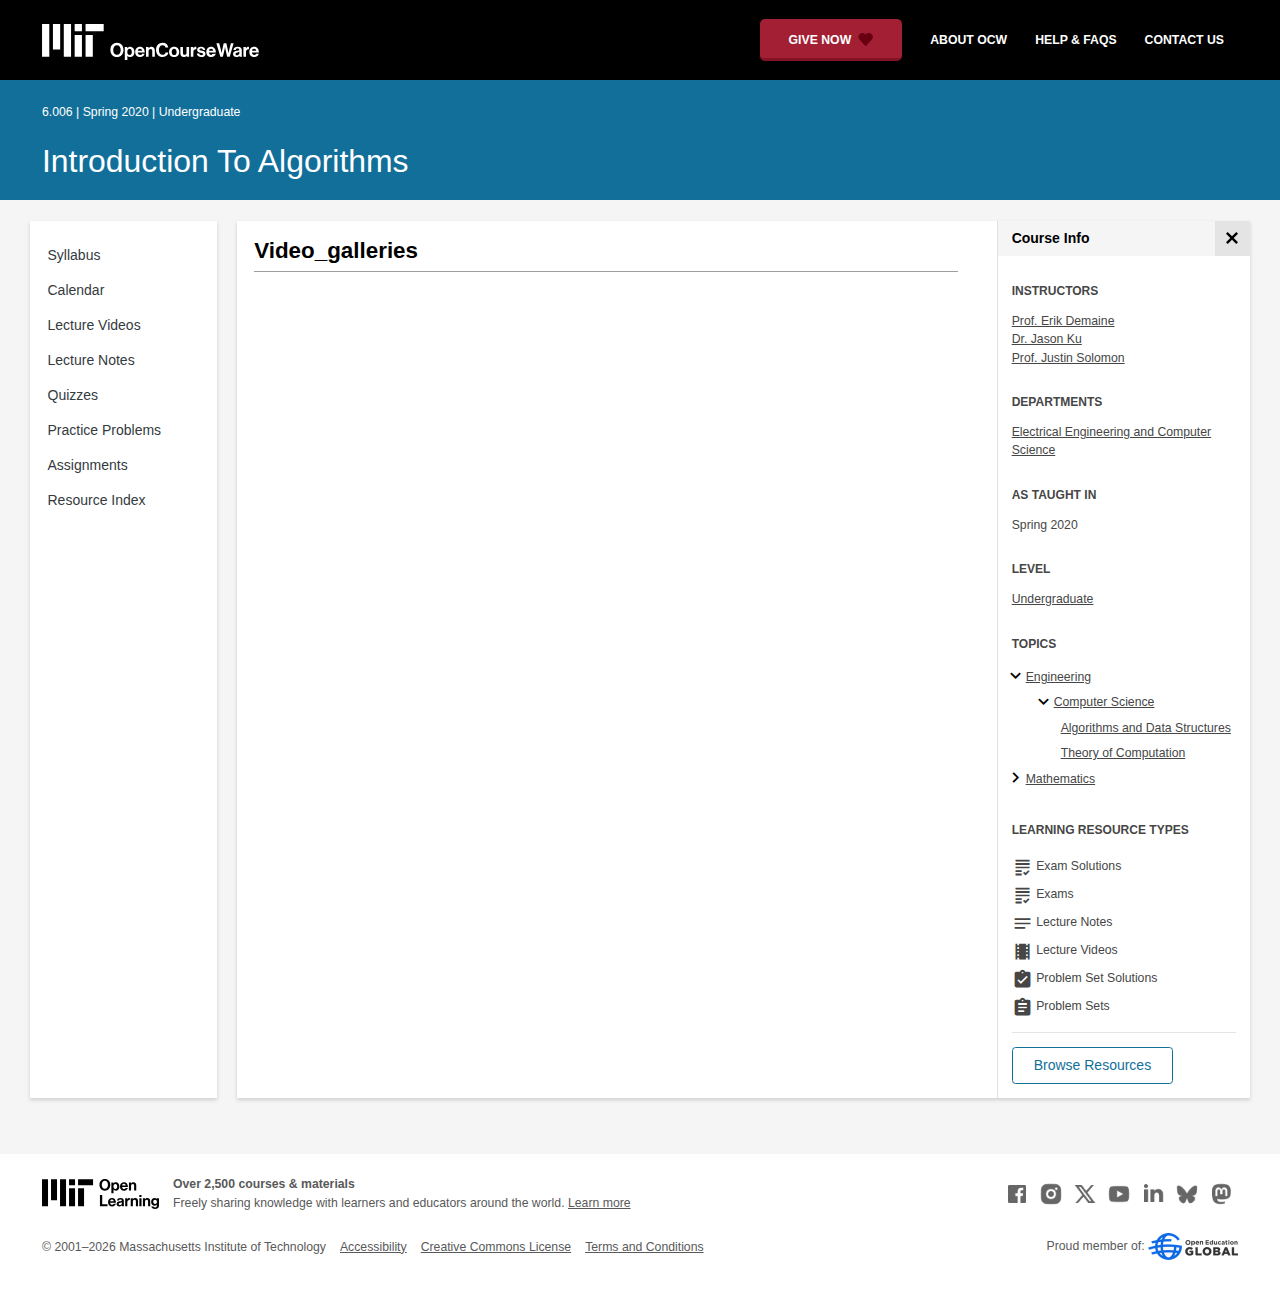
<file: 6.006-spring-2020/video_galleries/index.html>
<!doctype html>
<html lang="en">
<head>
  
    
    <script>(function(w,d,s,l,i){w[l]=w[l]||[];w[l].push({'gtm.start':
    new Date().getTime(),event:'gtm.js'});var f=d.getElementsByTagName(s)[0],
    j=d.createElement(s),dl=l!='dataLayer'?'&l='+l:'';j.async=true;j.src=
    'https://www.googletagmanager.com/gtm.js?id='+i+dl;f.parentNode.insertBefore(j,f);
    })(window,document,'script','dataLayer','GTM-NMQZ25T');</script>
    
  
  




    
    <link href="../static_shared/css/course_offline.41451.css" rel="stylesheet">
    

    
    <link href="../static_shared/css/common.41451.css" rel="stylesheet">
    


  
  <meta charset="utf-8">
  <meta name="viewport" content="width=device-width, initial-scale=1, viewport-fit=cover">
  <meta name="description" content="MIT OpenCourseWare is a web based publication of virtually all MIT course content. OCW is open and available to the world and is a permanent MIT activity">
  <meta name="keywords" content="opencourseware,MIT OCW,courseware,MIT opencourseware,Free Courses,class notes,class syllabus,class materials,tutorials,online courses,MIT courses">
  
  <meta property="og:site_name" content="MIT OpenCourseWare">
  <meta property="og:type" content="website" />
  <meta property="og:url" content="https://ocw.mit.edu/courses/6-006-introduction-to-algorithms-spring-2020/video_galleries/" />
  <meta property="og:title" content="Introduction to Algorithms | Electrical Engineering and Computer Science | MIT OpenCourseWare" />
  <meta property="og:description" content="MIT OpenCourseWare is a web based publication of virtually all MIT course content. OCW is open and available to the world and is a permanent MIT activity" />

  

<meta property="og:image" content="https://ocw.mit.edu/courses/6-006-introduction-to-algorithms-spring-2020/5a62336c0a97b276d6141b0b7f070b5b_6-006s20.png" />
<meta name="twitter:card" content="summary_large_image" />
<meta name="twitter:site" content="@mitocw" />
<meta name="twitter:image:src" content="https://ocw.mit.edu/courses/6-006-introduction-to-algorithms-spring-2020/5a62336c0a97b276d6141b0b7f070b5b_6-006s20.png" />

  <link rel="canonical" href="https://ocw.mit.edu/courses/6-006-introduction-to-algorithms-spring-2020/video_galleries/" />

  <script type="application/ld+json">
      {
        "@context": "http://schema.org/",
        "@type" : "WebPage",
        "name": "MIT OpenCourseWare",
        "description": "MIT OpenCourseWare is a web based publication of virtually all MIT course content. OCW is open and available to the world and is a permanent MIT activity",
        "license": "http://creativecommons.org/licenses/by-nc-sa/4.0/",
        "publisher": {
          "@type": "CollegeOrUniversity",
          "name": "MIT OpenCourseWare"
        }
      }
  </script>

  <title>Introduction to Algorithms | Electrical Engineering and Computer Science | MIT OpenCourseWare</title>
  <style>
  @font-face {
    font-family: 'Material Icons';
    font-style: normal;
    font-weight: 400;
    src: local('Material Icons'),
      local('MaterialIcons-Regular'),
      url(../static_shared/fonts/MaterialIcons-Regular.subset.84f45410d085472240e2.woff2) format('woff2'),
      url(../static_shared/fonts/MaterialIcons-Regular.subset.8167faf7e3a9170d282a.woff) format('woff'),
      url(../static_shared/fonts/MaterialIcons-Regular.subset.0beb27f30d92440091b4.ttf) format('truetype');
  }
  @font-face {
    font-family: 'Material Icons Round';
    font-style: normal;
    font-weight: 400;
    src: local("MaterialIcons-Round"),
    url(../static_shared/fonts/MaterialIconsRound-Regular.subset.7154eae1d0e60e0dabe4.woff2) format('woff2');
  }
  @font-face {
    font-family: 'Cardo Bold';
    font-style: normal;
    font-weight: bold;
    src: local('Cardo'),
      local('Cardo-Bold'),
      url(../static_shared/fonts/Cardo-Bold.d7bf1aa6f322a64b2fc3.ttf) format('truetype');
  }
  @font-face {
    font-family: 'Cardo Italic';
    font-style: italic;
    font-weight: 400;
    src: local('Cardo'),
      local('Cardo-Italic'),
      url(../static_shared/fonts/Cardo-Italic.0935d2ebbc05be3559b1.ttf) format('truetype');
  }
  @font-face {
    font-family: 'Helvetica Light';
    font-style: normal`;
    font-weight: 400;
    src: local('Helvetica Light'),
      local('Helvetica-Light'),
      url(../static_shared/fonts/Helvetica-Light.70359849afb40079a1c8.ttf) format('truetype');
  }
  .external-link.nav-link::after {
    background-image: url('../static_shared/images/external_link.58bbdd86c00a2c146c36.svg'); 
  }
  </style>
</head>


<body class="course-home-page">
  
    
    <noscript><iframe src="https://www.googletagmanager.com/ns.html?id=GTM-NMQZ25T"
    height="0" width="0" style="display:none;visibility:hidden"></iframe></noscript>
    
  
  <div class="overflow-auto">
    <span class="course-header">
    <div
  id="mobile-course-nav"
  class="navbar-offcanvas offcanvas-toggle offcanvas-toggle-close medium-and-below-only drawer">
  <h3 class="my-4 d-flex align-items-center justify-content-between">
    Browse Course Material
    <button
      class="btn"
      type="button"
      aria-label="Close Course Menu"
      onclick="$('#mobile-course-nav-toggle').click();"
      id="close-mobile-course-menu-button"
      >
      <img
        src="../static_shared/images/close_small.b0a2684ccc0da6407a56.svg"
        alt=""
        width="12px"
      />
    </button>
  </h3>
  

<nav class="course-nav" aria-label="Course materials">
  <ul class="w-100 m-auto list-unstyled">
    
      









<li class="course-nav-list-item">
  <div class="course-nav-parent d-flex flex-direction-row align-items-center justify-content-between">
    <span class="course-nav-text-wrapper">
      
        <a class="text-dark nav-link"
          data-uuid="806697d9-a77b-cfb5-791d-be64ae934dc9"
           href="../pages/syllabus/index.html" >
          Syllabus
        </a>
      
    </span>
    
  </div>
  
  <span class="medium-and-below-only"><hr/></span>
  
  <ul
    class="course-nav-child-nav m-auto collapse"
    id="nav-container_mobile_806697d9-a77b-cfb5-791d-be64ae934dc9"
    aria-labelledby="nav-button_mobile_806697d9-a77b-cfb5-791d-be64ae934dc9"
  >
    
  </ul>
</li>

    
      









<li class="course-nav-list-item">
  <div class="course-nav-parent d-flex flex-direction-row align-items-center justify-content-between">
    <span class="course-nav-text-wrapper">
      
        <a class="text-dark nav-link"
          data-uuid="7d2ea4af-b24a-df20-2423-9a0889bc50ab"
           href="../pages/calendar/index.html" >
          Calendar
        </a>
      
    </span>
    
  </div>
  
  <span class="medium-and-below-only"><hr/></span>
  
  <ul
    class="course-nav-child-nav m-auto collapse"
    id="nav-container_mobile_7d2ea4af-b24a-df20-2423-9a0889bc50ab"
    aria-labelledby="nav-button_mobile_7d2ea4af-b24a-df20-2423-9a0889bc50ab"
  >
    
  </ul>
</li>

    
      









<li class="course-nav-list-item">
  <div class="course-nav-parent d-flex flex-direction-row align-items-center justify-content-between">
    <span class="course-nav-text-wrapper">
      
        <a class="text-dark nav-link"
          data-uuid="2dd8a6bf-697c-cc23-b282-ae6f9dec5b6f"
           href="../video_galleries/lecture-videos/index.html" >
          Lecture Videos
        </a>
      
    </span>
    
  </div>
  
  <span class="medium-and-below-only"><hr/></span>
  
  <ul
    class="course-nav-child-nav m-auto collapse"
    id="nav-container_mobile_2dd8a6bf-697c-cc23-b282-ae6f9dec5b6f"
    aria-labelledby="nav-button_mobile_2dd8a6bf-697c-cc23-b282-ae6f9dec5b6f"
  >
    
  </ul>
</li>

    
      









<li class="course-nav-list-item">
  <div class="course-nav-parent d-flex flex-direction-row align-items-center justify-content-between">
    <span class="course-nav-text-wrapper">
      
        <a class="text-dark nav-link"
          data-uuid="51ba9637-0a92-32f2-88ab-0bef851c9ad4"
           href="../pages/lecture-notes/index.html" >
          Lecture Notes
        </a>
      
    </span>
    
  </div>
  
  <span class="medium-and-below-only"><hr/></span>
  
  <ul
    class="course-nav-child-nav m-auto collapse"
    id="nav-container_mobile_51ba9637-0a92-32f2-88ab-0bef851c9ad4"
    aria-labelledby="nav-button_mobile_51ba9637-0a92-32f2-88ab-0bef851c9ad4"
  >
    
  </ul>
</li>

    
      









<li class="course-nav-list-item">
  <div class="course-nav-parent d-flex flex-direction-row align-items-center justify-content-between">
    <span class="course-nav-text-wrapper">
      
        <a class="text-dark nav-link"
          data-uuid="400e6a8d-35c4-e497-f645-fe19629c58f3"
           href="../pages/quizzes/index.html" >
          Quizzes
        </a>
      
    </span>
    
  </div>
  
  <span class="medium-and-below-only"><hr/></span>
  
  <ul
    class="course-nav-child-nav m-auto collapse"
    id="nav-container_mobile_400e6a8d-35c4-e497-f645-fe19629c58f3"
    aria-labelledby="nav-button_mobile_400e6a8d-35c4-e497-f645-fe19629c58f3"
  >
    
  </ul>
</li>

    
      









<li class="course-nav-list-item">
  <div class="course-nav-parent d-flex flex-direction-row align-items-center justify-content-between">
    <span class="course-nav-text-wrapper">
      
        <a class="text-dark nav-link"
          data-uuid="60da50f1-00f1-a813-476b-6e6a65e98226"
           href="../pages/practice-problems/index.html" >
          Practice Problems
        </a>
      
    </span>
    
  </div>
  
  <span class="medium-and-below-only"><hr/></span>
  
  <ul
    class="course-nav-child-nav m-auto collapse"
    id="nav-container_mobile_60da50f1-00f1-a813-476b-6e6a65e98226"
    aria-labelledby="nav-button_mobile_60da50f1-00f1-a813-476b-6e6a65e98226"
  >
    
  </ul>
</li>

    
      









<li class="course-nav-list-item">
  <div class="course-nav-parent d-flex flex-direction-row align-items-center justify-content-between">
    <span class="course-nav-text-wrapper">
      
        <a class="text-dark nav-link"
          data-uuid="bdb6c046-d849-dd11-ab64-cdea4975d145"
           href="../pages/assignments/index.html" >
          Assignments
        </a>
      
    </span>
    
  </div>
  
  <span class="medium-and-below-only"><hr/></span>
  
  <ul
    class="course-nav-child-nav m-auto collapse"
    id="nav-container_mobile_bdb6c046-d849-dd11-ab64-cdea4975d145"
    aria-labelledby="nav-button_mobile_bdb6c046-d849-dd11-ab64-cdea4975d145"
  >
    
  </ul>
</li>

    
      









<li class="course-nav-list-item">
  <div class="course-nav-parent d-flex flex-direction-row align-items-center justify-content-between">
    <span class="course-nav-text-wrapper">
      
        <a class="text-dark nav-link"
          data-uuid="d8f3bab7-a81a-a2de-20cc-c78674a64694"
           href="../pages/resource-index/index.html" >
          Resource Index
        </a>
      
    </span>
    
  </div>
  
  <span class="medium-and-below-only"><hr/></span>
  
  <ul
    class="course-nav-child-nav m-auto collapse"
    id="nav-container_mobile_d8f3bab7-a81a-a2de-20cc-c78674a64694"
    aria-labelledby="nav-button_mobile_d8f3bab7-a81a-a2de-20cc-c78674a64694"
  >
    
  </ul>
</li>

    
  </ul>
</nav>

</div>

    <div
  id="course-info-drawer"
  class="bg-faded pt-3 bg-light navbar-offcanvas navbar-offcanvas-right medium-and-below-only drawer"
>
  <div class="col-12">
    <button
      class="btn close-mobile-course-info"
      type="button"
      aria-label="Close Course Info"
      onclick="$('#mobile-course-info-toggle').click();"
      id="close-mobile-course-info-button"
      >
      <img
        class=""
        src="../static_shared/images/close_small.b0a2684ccc0da6407a56.svg"
        alt=""
        width="12px"
      />
    </button>
  </div>
    

<div class="course-info">
  <div class="course-detail-title bg-light-gray">
    <h2 class="font-black py-1 pl-3 m-0">
      Course Info
    </h2>
  </div>
  <div class="px-3 mt-4">
    <div class="row">
      <div class="col-12 ">
        
        <div class="">
          
          <h5 class="panel-course-info-title ">
            Instructors
            </h5>
          <div class="course-info-content panel-course-info-text">
            




<ul class="list-unstyled m-0">
  
  
  
    
  
  <li>
    <a   class="course-info-instructor strip-link-offline"    href="https://ocw.mit.edu/search/?q=Prof.&#43;Erik&#43;Demaine"  >Prof. Erik Demaine</a>
  </li>
  
  
  
    
  
  <li>
    <a   class="course-info-instructor strip-link-offline"    href="https://ocw.mit.edu/search/?q=Dr.&#43;Jason&#43;Ku"  >Dr. Jason Ku</a>
  </li>
  
  
  
    
  
  <li>
    <a   class="course-info-instructor strip-link-offline"    href="https://ocw.mit.edu/search/?q=Prof.&#43;Justin&#43;Solomon"  >Prof. Justin Solomon</a>
  </li>
  
</ul>


          </div>
        </div>
        
        
          
          
            <div class="mt-4">
              <h5 class="panel-course-info-title ">
                Departments
              </h5>
              <div class="course-info-content panel-course-info-text">
                




<ul class="list-unstyled m-0">
  
  
  
    
  
  <li>
    <a   class="course-info-department strip-link-offline"    href="https://ocw.mit.edu/search/?d=Electrical&#43;Engineering&#43;and&#43;Computer&#43;Science"  >Electrical Engineering and Computer Science</a>
  </li>
  
</ul>


              </div>
            </div>
          
         
        
        <div class="mt-4">
          <h5 class="panel-course-info-title ">
            As Taught In
          </h5>
          <div class="course-info-content panel-course-info-text">
            Spring
            
              2020
            
          </div>
        </div>

        <div class="mt-4">
          <h5 class="panel-course-info-title ">
            Level
          </h5>
          <div class="course-info-content panel-course-info-text">
            
              
                <a   class=" strip-link-offline"    href="https://ocw.mit.edu/search/?l=Undergraduate"  >Undergraduate</a><br />
              
            
          </div>
        </div>
        
      </div>

      
    </div>
  </div>
</div>

  





<div class=" mt-4">
  <h5 class="panel-course-info-title ">
    Topics
  </h5>
  <ul class="list-unstyled pb-2 m-0 panel-course-info-text">
      <li>








<div class="position-relative pt-1 pb-1 pl-4 ml-n2 ">
  
  <button
    type="button"
    class="topic-toggle border-0 bg-transparent pl-0"
    data-target="#subtopic-container_mobile_0"
    data-toggle="collapse"
    aria-controls="subtopic-container_mobile_0"
    aria-expanded="true"
    aria-label="Engineering subtopics"
  >
    <i aria-hidden="true" class="material-icons"></i>
  </button>
  
  <span class="topic-text-wrapper">
    <a   class="text-black course-info-topic strip-link-offline"    href="https://ocw.mit.edu/search/?t=Engineering"  >Engineering</a></span>
</div>

<ul
  class="pl-4 subtopic-container collapse show list-unstyled"
  id="subtopic-container_mobile_0"
  aria-label="Subtopics"
>
  
  
  
  <li>
    <div class="position-relative pt-1 pb-1  pl-4 ">
      
      <button
        class="topic-toggle border-0 bg-transparent pl-0"
        data-target="#speciality-container_mobile_0_0"
        data-toggle="collapse"
        aria-controls="speciality-container_mobile_0_0"
        aria-expanded="true"
        aria-label="Computer Science specialties"
      >
        <i aria-hidden="true" class="material-icons"></i>
      </button>
      
      <span class="topic-text-wrapper">
        
        <a   class="text-black course-info-topic strip-link-offline"    href="https://ocw.mit.edu/search/?t=Computer&#43;Science"  >Computer Science</a></span>
    </div>
    <ul
      class="collapse show list-unstyled"
      id="speciality-container_mobile_0_0"
      aria-label="Specialties"
    >
      
      <li class="pt-1 pb-1 pl-5">
        <span class="topic-text-wrapper">
          
          <a   class="text-black course-info-topic strip-link-offline"    href="https://ocw.mit.edu/search/?t=Algorithms&#43;and&#43;Data&#43;Structures"  >Algorithms and Data Structures</a></span>
      </li>
      
      <li class="pt-1 pb-1 pl-5">
        <span class="topic-text-wrapper">
          
          <a   class="text-black course-info-topic strip-link-offline"    href="https://ocw.mit.edu/search/?t=Theory&#43;of&#43;Computation"  >Theory of Computation</a></span>
      </li>
      
    </ul>
    
  </li>
  
</ul>

</li>
      <li>








<div class="position-relative pt-1 pb-1 pl-4 ml-n2 ">
  
  <button
    type="button"
    class="topic-toggle border-0 bg-transparent pl-0"
    data-target="#subtopic-container_mobile_1"
    data-toggle="collapse"
    aria-controls="subtopic-container_mobile_1"
    aria-expanded="false"
    aria-label="Mathematics subtopics"
  >
    <i aria-hidden="true" class="material-icons"></i>
  </button>
  
  <span class="topic-text-wrapper">
    <a   class="text-black course-info-topic strip-link-offline"    href="https://ocw.mit.edu/search/?t=Mathematics"  >Mathematics</a></span>
</div>

<ul
  class="pl-4 subtopic-container collapse list-unstyled"
  id="subtopic-container_mobile_1"
  aria-label="Subtopics"
>
  
  
  
  <li>
    <div class="position-relative pt-1 pb-1  pl-2 ">
      
      <span class="topic-text-wrapper">
        
        <a   class="text-black course-info-topic strip-link-offline"    href="https://ocw.mit.edu/search/?t=Computation"  >Computation</a></span>
    </div>
    <ul
      class="collapse list-unstyled"
      id="speciality-container_mobile_1_0"
      aria-label="Specialties"
    >
      
    </ul>
    
  </li>
  
</ul>

</li>
      
  </ul>
</div>

  



<div class="">
  <h5 class="course-detail-title panel-course-info-title mt-3">
    Learning Resource Types
  </h5>
  <div>
    <div class="row d-inline m-0">
      
        <div class="panel-course-info-text my-2">
          

<div class="">
  <div class="d-flex">
    <i aria-hidden="true" class="material-icons pr-1">grading</i>
    <span>Exam Solutions</span>
  </div>
</div>

        </div>
      
        <div class="panel-course-info-text my-2">
          

<div class="">
  <div class="d-flex">
    <i aria-hidden="true" class="material-icons pr-1">grading</i>
    <span>Exams</span>
  </div>
</div>

        </div>
      
        <div class="panel-course-info-text my-2">
          

<div class="">
  <div class="d-flex">
    <i aria-hidden="true" class="material-icons pr-1">notes</i>
    <span>Lecture Notes</span>
  </div>
</div>

        </div>
      
        <div class="panel-course-info-text my-2">
          

<div class="">
  <div class="d-flex">
    <i aria-hidden="true" class="material-icons pr-1">theaters</i>
    <span>Lecture Videos</span>
  </div>
</div>

        </div>
      
        <div class="panel-course-info-text my-2">
          

<div class="">
  <div class="d-flex">
    <i aria-hidden="true" class="material-icons pr-1">assignment_turned_in</i>
    <span>Problem Set Solutions</span>
  </div>
</div>

        </div>
      
        <div class="panel-course-info-text my-2">
          

<div class="">
  <div class="d-flex">
    <i aria-hidden="true" class="material-icons pr-1">assignment</i>
    <span>Problem Sets</span>
  </div>
</div>

        </div>
      
    </div>
  </div>
</div>


  


<hr>
<div class="pb-3">
  <a class="download-course-link-button btn btn-outline-primary btn-link link-button text-decoration-none px-4 py-2"
    role="button"
    href="../download/index.html">
    <div class="text-center w-100">Browse Resources</div>
  </a>
</div>

</div>

    





<div id="mobile-header" class="position-relative bg-black medium-and-below-only">
  <nav class="navbar navbar-expand-lg navbar-dark bg-black d-flex">
    <button
      class="navbar-toggler"
      type="button"
      data-toggle="collapse"
      data-target="#navbarSupportedContent"
      aria-controls="navbarSupportedContent"
      aria-expanded="false"
      aria-label="Toggle navigation"
    >
      <i class="material-icons display-4 text-white align-bottom">menu</i>
    </button>
    <div class="mx-auto">
      <a href="https://ocw.mit.edu/">
        <img width="200" src="../static_shared/images/ocw_logo_white.cabdc9a745b03db3dad4.svg" alt="MIT OpenCourseWare"/>
      </a>
    </div>
    <div class="user-menu-container"></div>
    <div class="collapse navbar-collapse" id="navbarSupportedContent">
      <ul class="navbar-nav mr-auto pl-2 pt-2">
        <li class="nav-item"></li>
        <li class="nav-item">
          <a   class="nav-link"    href="https://giving.mit.edu/give/to/ocw/?utm_source=ocw&amp;utm_medium=homepage_banner&amp;utm_campaign=nextgen_home"  >Give Now</a>
        </li>
        <li class="nav-item">
          <a   class="nav-link"    href="https://ocw.mit.edu/about"  >About OCW</a>
        </li>
        <li class="nav-item">
          <a   class="nav-link"   target="_blank"   href="https://mitocw.zendesk.com/hc/en-us"  >Help &amp; Faqs</a>
        </li>
        <li class="nav-item">
          <a   class="nav-link"    href="https://ocw.mit.edu/contact"  >Contact Us</a>
        </li>
      </ul>
    </div>
  </nav>
</div>


<div id="desktop-header">
  <div class="contents">
    <div class="left">
      <div class="ocw-logo">
        <a href="https://ocw.mit.edu/">
          <img src="../static_shared/images/ocw_logo_white.cabdc9a745b03db3dad4.svg" alt="MIT OpenCourseWare" />
        </a>
      </div>
    </div>
    <div class="right">
      
      <a class="give-button text-white text-decoration-none font-weight-bold small-link d-flex align-items-center" aria-label="Give Now - Donate to MIT OpenCourseWare" href="https://giving.mit.edu/give/to/ocw/?utm_source=ocw&amp;utm_medium=homepage_banner&amp;utm_campaign=nextgen_home">
        <span class="m-0 pr-2">GIVE NOW</span>
        <img src="../static_shared/images/heart_burgundy.e7c8635e8cc6538b89fa.svg" class="heart-burgundy" alt="" />
      </a>
      <a   class="text-white text-decoration-none font-weight-bold pl-5 pr-3 py-2"    href="https://ocw.mit.edu/about"  >about ocw</a>
      <a   class="text-white text-decoration-none font-weight-bold px-3 py-2"   target="_blank"   href="https://mitocw.zendesk.com/hc/en-us"  >help &amp; faqs</a>
      <a   class="text-white text-decoration-none font-weight-bold px-3 py-2"    href="https://ocw.mit.edu/contact"  >contact us</a>
      <div class="user-menu-container"></div>
    </div>
  </div>
</div>

<div id="user-list-modal-container"></div>
<div id="create-user-list-modal-container"></div>
    </span>
    
    

<div id="course-banner" class="p-0">
  <div class="max-content-width course-banner-content m-auto py-3">
    <div class="row">
    <div class="col-11">
      
      <span class="course-number-term-detail">6.006 | Spring 2020 | Undergraduate</span>
      <br>
      <br>
      <h1>
        <a
          class="text-capitalize m-0 text-white"
          href="../index.html"
        >Introduction to Algorithms</a>
      </h1>
    </div>
    <div class="col-1"><div class="bookmark-button-container" data-resourcereadableid="6.006&#43;spring_2020"></div>
    </div>
    </div>
  </div>
</div>


    <div id="course-main-content">
      <div class="row">
        <div class="col-12 course-home-grid">
          <div class="medium-and-below-only">
            <div class="d-flex align-items-center mb-3">
              <div class="col-6 px-0">
                <div>
  <button
    id="mobile-course-nav-toggle"
    class="mobile-course-nav-toggle-btn d-inline-flex align-items-center offcanvas-toggle"
    data-toggle="offcanvas"
    data-target="#mobile-course-nav"
  >
    <img src="../static_shared/images/expand.a062b1c47b121e3c7e03.svg" alt=""/>
    <span class="pl-1">Menu</span>
  </button>
</div>

              </div>
              <div class="col-6 px-0">
                


  <button 
    class="btn btn-link float-right mobile-course-info-toggle-btn toggle navbar-toggle offcanvas-toggle"
    id="mobile-course-info-toggle"
    data-toggle="offcanvas" 
    data-target="#course-info-drawer">
    More Info
  </button>


              </div>
            </div>
          </div>
        </div>
      </div>
      <div class="row course-cards">
        <div class="col-2 course-home-grid large-and-above-only">  
          <div class="card">
  <div class="card-body pr-2">
    

<nav class="course-nav" aria-label="Course materials">
  <ul class="w-100 m-auto list-unstyled">
    
      









<li class="course-nav-list-item">
  <div class="course-nav-parent d-flex flex-direction-row align-items-center justify-content-between">
    <span class="course-nav-text-wrapper">
      
        <a class="text-dark nav-link"
          data-uuid="806697d9-a77b-cfb5-791d-be64ae934dc9"
           href="../pages/syllabus/index.html" >
          Syllabus
        </a>
      
    </span>
    
  </div>
  
  <span class="medium-and-below-only"><hr/></span>
  
  <ul
    class="course-nav-child-nav m-auto collapse"
    id="nav-container_desktop_806697d9-a77b-cfb5-791d-be64ae934dc9"
    aria-labelledby="nav-button_desktop_806697d9-a77b-cfb5-791d-be64ae934dc9"
  >
    
  </ul>
</li>

    
      









<li class="course-nav-list-item">
  <div class="course-nav-parent d-flex flex-direction-row align-items-center justify-content-between">
    <span class="course-nav-text-wrapper">
      
        <a class="text-dark nav-link"
          data-uuid="7d2ea4af-b24a-df20-2423-9a0889bc50ab"
           href="../pages/calendar/index.html" >
          Calendar
        </a>
      
    </span>
    
  </div>
  
  <span class="medium-and-below-only"><hr/></span>
  
  <ul
    class="course-nav-child-nav m-auto collapse"
    id="nav-container_desktop_7d2ea4af-b24a-df20-2423-9a0889bc50ab"
    aria-labelledby="nav-button_desktop_7d2ea4af-b24a-df20-2423-9a0889bc50ab"
  >
    
  </ul>
</li>

    
      









<li class="course-nav-list-item">
  <div class="course-nav-parent d-flex flex-direction-row align-items-center justify-content-between">
    <span class="course-nav-text-wrapper">
      
        <a class="text-dark nav-link"
          data-uuid="2dd8a6bf-697c-cc23-b282-ae6f9dec5b6f"
           href="../video_galleries/lecture-videos/index.html" >
          Lecture Videos
        </a>
      
    </span>
    
  </div>
  
  <span class="medium-and-below-only"><hr/></span>
  
  <ul
    class="course-nav-child-nav m-auto collapse"
    id="nav-container_desktop_2dd8a6bf-697c-cc23-b282-ae6f9dec5b6f"
    aria-labelledby="nav-button_desktop_2dd8a6bf-697c-cc23-b282-ae6f9dec5b6f"
  >
    
  </ul>
</li>

    
      









<li class="course-nav-list-item">
  <div class="course-nav-parent d-flex flex-direction-row align-items-center justify-content-between">
    <span class="course-nav-text-wrapper">
      
        <a class="text-dark nav-link"
          data-uuid="51ba9637-0a92-32f2-88ab-0bef851c9ad4"
           href="../pages/lecture-notes/index.html" >
          Lecture Notes
        </a>
      
    </span>
    
  </div>
  
  <span class="medium-and-below-only"><hr/></span>
  
  <ul
    class="course-nav-child-nav m-auto collapse"
    id="nav-container_desktop_51ba9637-0a92-32f2-88ab-0bef851c9ad4"
    aria-labelledby="nav-button_desktop_51ba9637-0a92-32f2-88ab-0bef851c9ad4"
  >
    
  </ul>
</li>

    
      









<li class="course-nav-list-item">
  <div class="course-nav-parent d-flex flex-direction-row align-items-center justify-content-between">
    <span class="course-nav-text-wrapper">
      
        <a class="text-dark nav-link"
          data-uuid="400e6a8d-35c4-e497-f645-fe19629c58f3"
           href="../pages/quizzes/index.html" >
          Quizzes
        </a>
      
    </span>
    
  </div>
  
  <span class="medium-and-below-only"><hr/></span>
  
  <ul
    class="course-nav-child-nav m-auto collapse"
    id="nav-container_desktop_400e6a8d-35c4-e497-f645-fe19629c58f3"
    aria-labelledby="nav-button_desktop_400e6a8d-35c4-e497-f645-fe19629c58f3"
  >
    
  </ul>
</li>

    
      









<li class="course-nav-list-item">
  <div class="course-nav-parent d-flex flex-direction-row align-items-center justify-content-between">
    <span class="course-nav-text-wrapper">
      
        <a class="text-dark nav-link"
          data-uuid="60da50f1-00f1-a813-476b-6e6a65e98226"
           href="../pages/practice-problems/index.html" >
          Practice Problems
        </a>
      
    </span>
    
  </div>
  
  <span class="medium-and-below-only"><hr/></span>
  
  <ul
    class="course-nav-child-nav m-auto collapse"
    id="nav-container_desktop_60da50f1-00f1-a813-476b-6e6a65e98226"
    aria-labelledby="nav-button_desktop_60da50f1-00f1-a813-476b-6e6a65e98226"
  >
    
  </ul>
</li>

    
      









<li class="course-nav-list-item">
  <div class="course-nav-parent d-flex flex-direction-row align-items-center justify-content-between">
    <span class="course-nav-text-wrapper">
      
        <a class="text-dark nav-link"
          data-uuid="bdb6c046-d849-dd11-ab64-cdea4975d145"
           href="../pages/assignments/index.html" >
          Assignments
        </a>
      
    </span>
    
  </div>
  
  <span class="medium-and-below-only"><hr/></span>
  
  <ul
    class="course-nav-child-nav m-auto collapse"
    id="nav-container_desktop_bdb6c046-d849-dd11-ab64-cdea4975d145"
    aria-labelledby="nav-button_desktop_bdb6c046-d849-dd11-ab64-cdea4975d145"
  >
    
  </ul>
</li>

    
      









<li class="course-nav-list-item">
  <div class="course-nav-parent d-flex flex-direction-row align-items-center justify-content-between">
    <span class="course-nav-text-wrapper">
      
        <a class="text-dark nav-link"
          data-uuid="d8f3bab7-a81a-a2de-20cc-c78674a64694"
           href="../pages/resource-index/index.html" >
          Resource Index
        </a>
      
    </span>
    
  </div>
  
  <span class="medium-and-below-only"><hr/></span>
  
  <ul
    class="course-nav-child-nav m-auto collapse"
    id="nav-container_desktop_d8f3bab7-a81a-a2de-20cc-c78674a64694"
    aria-labelledby="nav-button_desktop_d8f3bab7-a81a-a2de-20cc-c78674a64694"
  >
    
  </ul>
</li>

    
  </ul>
</nav>

  </div>
</div>

        </div>
        <div class="col-sm-12 col-lg-10 course-home-grid">
          <div class="">
            <div class="card">
              <div class="d-flex justify-content-between">
                <div class="p-0 col-lg-9" id="main-course-section">
                  <div class="card-body">
                    
<div class="mb-2">
  <header>
  <div class="course-section-title-container">
    <div id="course-title">
      
      <h2 class="pb-1 mb-1">Video_galleries</h2>
    </div>
  </div>
</header>

  <article class="content pt-3 mt-1">
    <main id="course-content-section"></main>
  </article>
</div>


                  </div>
                </div>
                
                  <button 
  type="button" 
  class="btn course-info-button large-and-above-only"
  id="desktop-course-drawer-button"
  data-target="#desktop-course-drawer"
  data-toggle="collapse"
  aria-label="Course Info"
  aria-controls="desktop-course-drawer"
  aria-expanded="false"
>
  <img
    class="expand-drawer-img drawer-icon-img"
    src="../static_shared/images/left_arrow.3c482a1f6223bff3f0e6.svg"
    alt=""
  />
  <img
    class="collapse-drawer-img drawer-icon-img"
    src="../static_shared/images/close_small.b0a2684ccc0da6407a56.svg"
    alt=""
  />
</button>

<div class="collapse border-left p-0 large-and-above-only col-3" id="desktop-course-drawer">
    

<div class="course-info">
  <div class="course-detail-title bg-light-gray">
    <h2 class="font-black py-1 pl-3 m-0">
      Course Info
    </h2>
  </div>
  <div class="px-3 mt-4">
    <div class="row">
      <div class="col-12 ">
        
        <div class="">
          
          <h5 class="panel-course-info-title ">
            Instructors
            </h5>
          <div class="course-info-content panel-course-info-text">
            




<ul class="list-unstyled m-0">
  
  
  
    
  
  <li>
    <a   class="course-info-instructor strip-link-offline"    href="https://ocw.mit.edu/search/?q=Prof.&#43;Erik&#43;Demaine"  >Prof. Erik Demaine</a>
  </li>
  
  
  
    
  
  <li>
    <a   class="course-info-instructor strip-link-offline"    href="https://ocw.mit.edu/search/?q=Dr.&#43;Jason&#43;Ku"  >Dr. Jason Ku</a>
  </li>
  
  
  
    
  
  <li>
    <a   class="course-info-instructor strip-link-offline"    href="https://ocw.mit.edu/search/?q=Prof.&#43;Justin&#43;Solomon"  >Prof. Justin Solomon</a>
  </li>
  
</ul>


          </div>
        </div>
        
        
          
          
            <div class="mt-4">
              <h5 class="panel-course-info-title ">
                Departments
              </h5>
              <div class="course-info-content panel-course-info-text">
                




<ul class="list-unstyled m-0">
  
  
  
    
  
  <li>
    <a   class="course-info-department strip-link-offline"    href="https://ocw.mit.edu/search/?d=Electrical&#43;Engineering&#43;and&#43;Computer&#43;Science"  >Electrical Engineering and Computer Science</a>
  </li>
  
</ul>


              </div>
            </div>
          
         
        
        <div class="mt-4">
          <h5 class="panel-course-info-title ">
            As Taught In
          </h5>
          <div class="course-info-content panel-course-info-text">
            Spring
            
              2020
            
          </div>
        </div>

        <div class="mt-4">
          <h5 class="panel-course-info-title ">
            Level
          </h5>
          <div class="course-info-content panel-course-info-text">
            
              
                <a   class=" strip-link-offline"    href="https://ocw.mit.edu/search/?l=Undergraduate"  >Undergraduate</a><br />
              
            
          </div>
        </div>
        
      </div>

      
    </div>
  </div>
</div>

  <div class="px-3">
    





<div class=" mt-4">
  <h5 class="panel-course-info-title ">
    Topics
  </h5>
  <ul class="list-unstyled pb-2 m-0 panel-course-info-text">
      <li>








<div class="position-relative pt-1 pb-1 pl-4 ml-n2 ">
  
  <button
    type="button"
    class="topic-toggle border-0 bg-transparent pl-0"
    data-target="#subtopic-container_desktop_0"
    data-toggle="collapse"
    aria-controls="subtopic-container_desktop_0"
    aria-expanded="true"
    aria-label="Engineering subtopics"
  >
    <i aria-hidden="true" class="material-icons"></i>
  </button>
  
  <span class="topic-text-wrapper">
    <a   class="text-black course-info-topic strip-link-offline"    href="https://ocw.mit.edu/search/?t=Engineering"  >Engineering</a></span>
</div>

<ul
  class="pl-4 subtopic-container collapse show list-unstyled"
  id="subtopic-container_desktop_0"
  aria-label="Subtopics"
>
  
  
  
  <li>
    <div class="position-relative pt-1 pb-1  pl-4 ">
      
      <button
        class="topic-toggle border-0 bg-transparent pl-0"
        data-target="#speciality-container_desktop_0_0"
        data-toggle="collapse"
        aria-controls="speciality-container_desktop_0_0"
        aria-expanded="true"
        aria-label="Computer Science specialties"
      >
        <i aria-hidden="true" class="material-icons"></i>
      </button>
      
      <span class="topic-text-wrapper">
        
        <a   class="text-black course-info-topic strip-link-offline"    href="https://ocw.mit.edu/search/?t=Computer&#43;Science"  >Computer Science</a></span>
    </div>
    <ul
      class="collapse show list-unstyled"
      id="speciality-container_desktop_0_0"
      aria-label="Specialties"
    >
      
      <li class="pt-1 pb-1 pl-5">
        <span class="topic-text-wrapper">
          
          <a   class="text-black course-info-topic strip-link-offline"    href="https://ocw.mit.edu/search/?t=Algorithms&#43;and&#43;Data&#43;Structures"  >Algorithms and Data Structures</a></span>
      </li>
      
      <li class="pt-1 pb-1 pl-5">
        <span class="topic-text-wrapper">
          
          <a   class="text-black course-info-topic strip-link-offline"    href="https://ocw.mit.edu/search/?t=Theory&#43;of&#43;Computation"  >Theory of Computation</a></span>
      </li>
      
    </ul>
    
  </li>
  
</ul>

</li>
      <li>








<div class="position-relative pt-1 pb-1 pl-4 ml-n2 ">
  
  <button
    type="button"
    class="topic-toggle border-0 bg-transparent pl-0"
    data-target="#subtopic-container_desktop_1"
    data-toggle="collapse"
    aria-controls="subtopic-container_desktop_1"
    aria-expanded="false"
    aria-label="Mathematics subtopics"
  >
    <i aria-hidden="true" class="material-icons"></i>
  </button>
  
  <span class="topic-text-wrapper">
    <a   class="text-black course-info-topic strip-link-offline"    href="https://ocw.mit.edu/search/?t=Mathematics"  >Mathematics</a></span>
</div>

<ul
  class="pl-4 subtopic-container collapse list-unstyled"
  id="subtopic-container_desktop_1"
  aria-label="Subtopics"
>
  
  
  
  <li>
    <div class="position-relative pt-1 pb-1  pl-2 ">
      
      <span class="topic-text-wrapper">
        
        <a   class="text-black course-info-topic strip-link-offline"    href="https://ocw.mit.edu/search/?t=Computation"  >Computation</a></span>
    </div>
    <ul
      class="collapse list-unstyled"
      id="speciality-container_desktop_1_0"
      aria-label="Specialties"
    >
      
    </ul>
    
  </li>
  
</ul>

</li>
      
  </ul>
</div>

    



<div class="">
  <h5 class="course-detail-title panel-course-info-title mt-3">
    Learning Resource Types
  </h5>
  <div>
    <div class="row d-inline m-0">
      
        <div class="panel-course-info-text my-2">
          

<div class="">
  <div class="d-flex">
    <i aria-hidden="true" class="material-icons pr-1">grading</i>
    <span>Exam Solutions</span>
  </div>
</div>

        </div>
      
        <div class="panel-course-info-text my-2">
          

<div class="">
  <div class="d-flex">
    <i aria-hidden="true" class="material-icons pr-1">grading</i>
    <span>Exams</span>
  </div>
</div>

        </div>
      
        <div class="panel-course-info-text my-2">
          

<div class="">
  <div class="d-flex">
    <i aria-hidden="true" class="material-icons pr-1">notes</i>
    <span>Lecture Notes</span>
  </div>
</div>

        </div>
      
        <div class="panel-course-info-text my-2">
          

<div class="">
  <div class="d-flex">
    <i aria-hidden="true" class="material-icons pr-1">theaters</i>
    <span>Lecture Videos</span>
  </div>
</div>

        </div>
      
        <div class="panel-course-info-text my-2">
          

<div class="">
  <div class="d-flex">
    <i aria-hidden="true" class="material-icons pr-1">assignment_turned_in</i>
    <span>Problem Set Solutions</span>
  </div>
</div>

        </div>
      
        <div class="panel-course-info-text my-2">
          

<div class="">
  <div class="d-flex">
    <i aria-hidden="true" class="material-icons pr-1">assignment</i>
    <span>Problem Sets</span>
  </div>
</div>

        </div>
      
    </div>
  </div>
</div>


    


<hr>
<div class="pb-3">
  <a class="download-course-link-button btn btn-outline-primary btn-link link-button text-decoration-none px-4 py-2"
    role="button"
    href="../download/index.html">
    <div class="text-center w-100">Browse Resources</div>
  </a>
</div>

  </div>
</div>

                
              </div>
            </div>
          </div>
        </div>
      </div>
    </div>

    
<div class="footer">
    <div class="footer-main-content mx-auto">
    	<div class="col-12 px-0">
        	<div class="row align-items-center mx-0">
            	<div class="col-12 col-md-8 px-0">
					<div class="d-md-flex align-items-center">
						<a href="https://openlearning.mit.edu/" target="_blank">
							<img width="117px" src="../static_shared/images/mit_ol.4165342f87abb1da46fd.svg" alt="MIT Open Learning" />
						</a>
						<div class="ml-md-3 mt-4 mt-md-0">
							<div class="font-weight-bold">
								Over 2,500 courses & materials
							</div>
							<div>
								Freely sharing knowledge with learners and educators around the world. <a href='https://ocw.mit.edu/about'>Learn more</a>
							</div>
						</div>
					</div>
            	</div>
				<div class="col-12 col-md-4 px-0 d-none d-md-block">
					<div class="d-flex justify-content-md-end">
	<div>
		<a href="https://www.facebook.com/MITOCW" target="_blank">
			<img class="footer-social-icon ml-0" src="../static_shared/images/Facebook.d1f5caeb73d7d12505a2.png" alt="facebook"/>
		</a>
	</div>
	<div>
		<a href="https://www.instagram.com/mitocw" target="_blank">
			<img class="footer-social-icon" src="../static_shared/images/Instagram.4df41828ffee4ff33d8a.png" alt="instagram"/>
		</a>
	</div>
	<div>
		<a href="https://twitter.com/MITOCW" target="_blank">
			<img class="footer-social-icon" src="../static_shared/images/x-formerly-twitter-black.f8c75ad9f42902726d25.png" alt="x (formerly twitter)"/>
		</a>
	</div>
	<div>
		<a href="https://www.youtube.com/mitocw" target="_blank">
			<img class="footer-social-icon" src="../static_shared/images/Youtube.7c9f62c4f1dc9515ebb4.png" alt="youtube"/>
		</a>
	</div>
	<div>
		<a href="https://www.linkedin.com/company/mit-opencourseware/" target="_blank">
			<img class="footer-social-icon nudge-up" src="../static_shared/images/linkedin-black.2f7f8a6a3899f5d1e1d6.png" alt="linkedin"/>
		</a>
	</div>
	<div>
		<a href="https://bsky.app/profile/mitocw.bsky.social" target="_blank">
			<img class="footer-social-icon" src="../static_shared/images/bluesky-black.9f4523fcefa9b6f25be7.png" alt="bluesky"/>
		</a>
	</div>
	<div>
		<a href="https://mastodon.social/@mitocw" target="_blank">
			<img class="footer-social-icon" src="../static_shared/images/mastodon-black.9e2de31a28415c123800.png" alt="mastodon"/>
		</a>
	</div>
</div>

				</div>
        	</div>
    	</div>
		
		<div class="col-12 mt-3 mt-md-4 px-0">
			<div class="row align-items-center mx-0">
            	<div class="col-12 col-md-8 px-0">
					<div class="d-lg-flex">
						<div class="pr-md-2 mt-2 mt-lg-0 d-none d-lg-block">
							© 2001–2026 Massachusetts Institute of Technology
						</div>
						<div class="px-lg-2 mt-2 mt-lg-0">
							<a href="https://accessibility.mit.edu" target="_blank">Accessibility</a>
						</div>
						<div class="px-lg-2 mt-2 mt-lg-0">
							<a href="https://creativecommons.org/licenses/by-nc-sa/4.0/" target="_blank">Creative Commons License</a>
						</div>
						<div class="px-lg-2 mt-2 mt-lg-0">
							<a class="hide-offline" href='https://ocw.mit.edu/pages/privacy-and-terms-of-use/'>Terms and Conditions</a>
						</div>
					</div>
            	</div>
				<div class="col-12 col-md-4 px-0">
					<div class="d-flex justify-content-md-end mt-4 mt-lg-0">
						<div>
						Proud member of: 
						<a href="https://www.oeglobal.org/" target="_blank">
							<img class="oeg-logo" src="../static_shared/images/oeg_logo.8a31f7b87f30df2d0169.png" alt="Open Education Global"/>
						</a>
						</div>
					</div>
				</div>
        	</div>
		</div>

		<div class="col-12 mt-5 px-0 d-md-none">
			<div class="d-flex justify-content-md-end">
	<div>
		<a href="https://www.facebook.com/MITOCW" target="_blank">
			<img class="footer-social-icon ml-0" src="../static_shared/images/Facebook.d1f5caeb73d7d12505a2.png" alt="facebook"/>
		</a>
	</div>
	<div>
		<a href="https://www.instagram.com/mitocw" target="_blank">
			<img class="footer-social-icon" src="../static_shared/images/Instagram.4df41828ffee4ff33d8a.png" alt="instagram"/>
		</a>
	</div>
	<div>
		<a href="https://twitter.com/MITOCW" target="_blank">
			<img class="footer-social-icon" src="../static_shared/images/x-formerly-twitter-black.f8c75ad9f42902726d25.png" alt="x (formerly twitter)"/>
		</a>
	</div>
	<div>
		<a href="https://www.youtube.com/mitocw" target="_blank">
			<img class="footer-social-icon" src="../static_shared/images/Youtube.7c9f62c4f1dc9515ebb4.png" alt="youtube"/>
		</a>
	</div>
	<div>
		<a href="https://www.linkedin.com/company/mit-opencourseware/" target="_blank">
			<img class="footer-social-icon nudge-up" src="../static_shared/images/linkedin-black.2f7f8a6a3899f5d1e1d6.png" alt="linkedin"/>
		</a>
	</div>
	<div>
		<a href="https://bsky.app/profile/mitocw.bsky.social" target="_blank">
			<img class="footer-social-icon" src="../static_shared/images/bluesky-black.9f4523fcefa9b6f25be7.png" alt="bluesky"/>
		</a>
	</div>
	<div>
		<a href="https://mastodon.social/@mitocw" target="_blank">
			<img class="footer-social-icon" src="../static_shared/images/mastodon-black.9e2de31a28415c123800.png" alt="mastodon"/>
		</a>
	</div>
</div>

		</div>

		<div class="col-12 mt-4 px-0 d-lg-none">
			© 2001–2026 Massachusetts Institute of Technology
		</div>
    


    
    <script src="../static_shared/js/course_offline.41451.js"></script>
    





    
	</div>
</div>

  </div>
  <script>
function hideLinksOffline(){
  if (!window.navigator.onLine) {
    const stripLinks = document.querySelectorAll(".strip-link-offline")
    const hideOffline = document.querySelectorAll(".hide-offline")
    const showOffline = document.querySelectorAll(".show-offline")
    Array.prototype.forEach.call(stripLinks, function(link) {
      link.outerHTML = link.innerHTML
    })
    Array.prototype.forEach.call(hideOffline, function(link) {
      link.classList.add("d-none")
    })
    Array.prototype.forEach.call(showOffline, function(link) {
      link.classList.remove("d-none")
    })
  }
}
hideLinksOffline()
</script>

  

<div
  class="modal"
  id="external-link-modal"
  tabindex="-1"
  role="dialog"
  aria-labelledby="external-link-modal-title"
  aria-hidden="true"
>
  <div class="modal-dialog modal-dialog-centered" role="document">
    <div class="modal-content p-3">
      <div class="modal-header d-flex align-items-center">
        <div class="d-flex align-items-center">
          <img
            class="modal-header-icon-img mr-3 align-baseline"
            src="../static_shared/images/external_link.58bbdd86c00a2c146c36.svg"
            alt=""
            aria-hidden="true"
          />
          <h1 class="modal-title" id="external-link-modal-title">
            You are leaving MIT OpenCourseWare
          </h1>
        </div>
        <button type="button" class="border-0 p-0 bg-transparent d-flex" data-dismiss="modal" aria-label="Close">
          <span aria-hidden="true" class="material-icons modal-header-icon">close</span>
        </button>
      </div>
      <div class="modal-body">
        Please be advised that external sites may have terms and conditions, 
        including license rights, that differ from ours. MIT OCW is not responsible 
        for any content on third party sites, nor does a link suggest an endorsement 
        of those sites and/or their content.
      </div>
      <div class="modal-footer">
        <button
          type="button"
          class="btn btn-outline-primary btn-link link-button"
          data-dismiss="modal"
          >
            Stay Here
        </button>
        <a
          role="button"
          class="btn btn-primary btn-continue"
          target="_blank"
          href="#"
        >
          Continue
        </a>
      </div>
    </div>
  </div>
</div>

  <script>
    
    
    
    
    
    
    'use strict';
    const COURSE_DRAWER_LOCAL_STORAGE_KEY = "desktopCourseDrawerState"
    const COURSE_DRAWER_OPENED = "opened"
    const COURSE_DRAWER_CLOSED = "closed"
    
    const DESKTOP_COURSE_DRAWER_ID = "desktop-course-drawer"
    const COURSE_DRAWER_BTN_ID = "desktop-course-drawer-button"
    const MAIN_COURSE_SECTION_ID = "main-course-section"

    try{

      

      function initializeDesktopCourseDrawerState() {
        const state = getLocalStorageItem(COURSE_DRAWER_LOCAL_STORAGE_KEY)
        if (state === null) {
          
          setLocalStorageItem(COURSE_DRAWER_LOCAL_STORAGE_KEY, COURSE_DRAWER_OPENED)
          showOrHideDesktopCourseDrawer(COURSE_DRAWER_OPENED)
        } else {
          showOrHideDesktopCourseDrawer(state)
        }

        document.addEventListener("DOMContentLoaded", () => {
          const drawer = $(`#${DESKTOP_COURSE_DRAWER_ID}`)
          const mainSection = $(`#${MAIN_COURSE_SECTION_ID}`)

          drawer.on("shown.bs.collapse", (event) => {
            if (event.target.id !== DESKTOP_COURSE_DRAWER_ID) {
              return;
            }
            mainSection.addClass("col-lg-9")
            mainSection.removeClass("col-12")
            setLocalStorageItem(COURSE_DRAWER_LOCAL_STORAGE_KEY, COURSE_DRAWER_OPENED)
          })
      
          drawer.on("hidden.bs.collapse", (event) => {
            if (event.target.id !== DESKTOP_COURSE_DRAWER_ID) {
              return;
            }
            mainSection.addClass("col-12")
            mainSection.removeClass("col-lg-9")
            setLocalStorageItem(COURSE_DRAWER_LOCAL_STORAGE_KEY, COURSE_DRAWER_CLOSED)
          })
        })
      }

      function showOrHideDesktopCourseDrawer(state) {
        const drawer = document.getElementById(DESKTOP_COURSE_DRAWER_ID)
        const button = document.getElementById(COURSE_DRAWER_BTN_ID)
        const mainSection = document.getElementById(MAIN_COURSE_SECTION_ID)

        if (state === COURSE_DRAWER_OPENED) {
          drawer.classList.add("show")
          button.setAttribute("aria-expanded", "true")
        } else {
          drawer.classList.remove("show")
          button.setAttribute("aria-expanded", "false")
          mainSection.classList.remove("col-lg-9")
          mainSection.classList.add("col-12")
        }
      }

      function setOrGetLocalStorageItem(action,key,value) {
        try {
          
          if (typeof Storage !== "undefined") {
            if (action === "set") {
              localStorage.setItem(key, value)
              return true
            } else {
              return localStorage.getItem(key)
            }
          }
          console.error("This browser has no web storage support.")
          return null
        } catch (e) {
          console.error("An exception occurred while storing/fetching data in/from localstorage: ", e)
          return null
        }
      }

      function setLocalStorageItem(key, value) {
        return setOrGetLocalStorageItem("set", key, value)
      }
      
      function getLocalStorageItem(key){
        return setOrGetLocalStorageItem("get", key)
      }

      initializeDesktopCourseDrawerState();
    }
    catch(e){
      console.error("Something went wrong in maintaining/toggling course drawer state", e)
    }
  </script>

  

<script>
function expandNav(e,t){t.classList.add("show"),e.querySelector(".course-nav-section-toggle, video-tab-toggle-section").setAttribute("aria-expanded","true")}function courseNav(){document.querySelectorAll(".course-nav, .transcript-header").forEach(e=>{e.querySelectorAll(".nav-link").forEach(e=>{const t=e.getAttribute("href")?e.getAttribute("href"):"";if(t.replace(/\/$/,"")===window.location.pathname.replace(/\/$/,"")){e.classList.add("active");const s=e.closest(".course-nav-parent");s?.classList.add("active");const o=e.dataset.uuid,t=e.closest(".course-nav-list-item"),n=t?.querySelector(".collapse"),i=Array.prototype.filter.call(document.querySelectorAll(".course-nav-section-toggle"),e=>e.dataset.uuid===o);t&&n&&i.length>0&&expandNav(t,n)}});const t=e.querySelector("a.nav-link.active");e.querySelectorAll(".course-nav-list-item").forEach(e=>{const n=e.querySelector(".collapse");n&&n.contains(t)&&expandNav(e,n)})})}courseNav()
</script>

  

<script>
(()=>{var e=()=>document.querySelectorAll("#course-content-section table"),t=()=>document.getElementById("course-content-section");function n(){const o=e(),n=t();if(!n)return;if(!window.ResizeObserver)return;const i=new ResizeObserver(()=>s());i.observe(n),o.forEach(e=>{const t=e.getElementsByTagName("th"),n=e.querySelectorAll("table tr");n.forEach(e=>{const n=e.querySelectorAll("td");n.forEach((e,s)=>{t.length>=s+1&&(n[s].dataset.title=t[s].innerText.trim().concat(": "))})})})}function s(){const s=e(),n=t();if(!n)return;s.forEach(e=>{const t=n.getBoundingClientRect(),o=+(e.dataset.minWidth??0);t.width>o&&e.classList.remove("mobile-table");const s=e.getBoundingClientRect();s.right>t.right&&(e.dataset.minWidth=`${s.width}`,e.classList.add("mobile-table"))})}n()})()
</script>

</body>

</html>
</file>
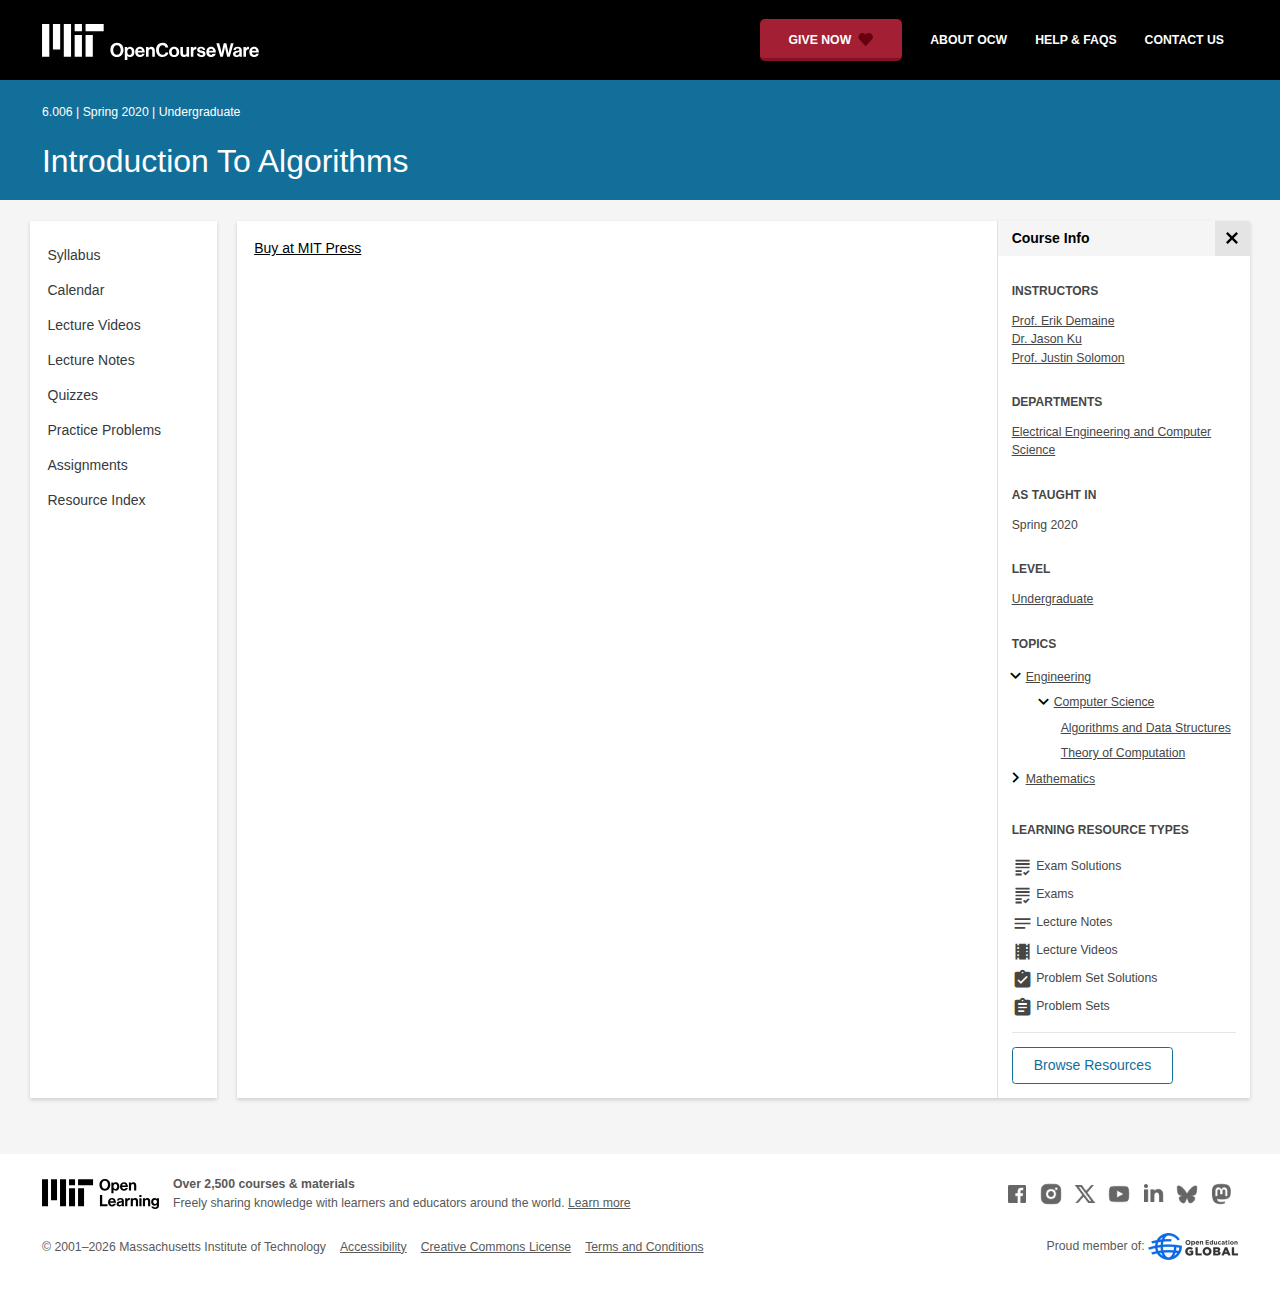
<file: 6.006-spring-2020/external-resources/buy-at-mit-pressimagesmp_logogif_59cbbd67-f7fd-47d8-8fc8-7ba286183cf1/index.html>
<!doctype html>
<html lang="en">
<head>
  
    
    <script>(function(w,d,s,l,i){w[l]=w[l]||[];w[l].push({'gtm.start':
    new Date().getTime(),event:'gtm.js'});var f=d.getElementsByTagName(s)[0],
    j=d.createElement(s),dl=l!='dataLayer'?'&l='+l:'';j.async=true;j.src=
    'https://www.googletagmanager.com/gtm.js?id='+i+dl;f.parentNode.insertBefore(j,f);
    })(window,document,'script','dataLayer','GTM-NMQZ25T');</script>
    
  
  




    
    <link href="../../static_shared/css/course_offline.41451.css" rel="stylesheet">
    

    
    <link href="../../static_shared/css/common.41451.css" rel="stylesheet">
    


  
  <meta charset="utf-8">
  <meta name="viewport" content="width=device-width, initial-scale=1, viewport-fit=cover">
  <meta name="description" content="MIT OpenCourseWare is a web based publication of virtually all MIT course content. OCW is open and available to the world and is a permanent MIT activity">
  <meta name="keywords" content="opencourseware,MIT OCW,courseware,MIT opencourseware,Free Courses,class notes,class syllabus,class materials,tutorials,online courses,MIT courses">
  
  <meta property="og:site_name" content="MIT OpenCourseWare">
  <meta property="og:type" content="website" />
  <meta property="og:url" content="https://ocw.mit.edu/courses/6-006-introduction-to-algorithms-spring-2020/external-resources/buy-at-mit-pressimagesmp_logogif_59cbbd67-f7fd-47d8-8fc8-7ba286183cf1/" />
  <meta property="og:title" content="Buy at MIT Press | Introduction to Algorithms | Electrical Engineering and Computer Science | MIT OpenCourseWare" />
  <meta property="og:description" content="MIT OpenCourseWare is a web based publication of virtually all MIT course content. OCW is open and available to the world and is a permanent MIT activity" />

  

<meta property="og:image" content="https://ocw.mit.edu/courses/6-006-introduction-to-algorithms-spring-2020/5a62336c0a97b276d6141b0b7f070b5b_6-006s20.png" />
<meta name="twitter:card" content="summary_large_image" />
<meta name="twitter:site" content="@mitocw" />
<meta name="twitter:image:src" content="https://ocw.mit.edu/courses/6-006-introduction-to-algorithms-spring-2020/5a62336c0a97b276d6141b0b7f070b5b_6-006s20.png" />

  <link rel="canonical" href="https://ocw.mit.edu/courses/6-006-introduction-to-algorithms-spring-2020/external-resources/buy-at-mit-pressimagesmp_logogif_59cbbd67-f7fd-47d8-8fc8-7ba286183cf1/" />

  <script type="application/ld+json">
      {
        "@context": "http://schema.org/",
        "@type" : "WebPage",
        "name": "MIT OpenCourseWare",
        "description": "MIT OpenCourseWare is a web based publication of virtually all MIT course content. OCW is open and available to the world and is a permanent MIT activity",
        "license": "http://creativecommons.org/licenses/by-nc-sa/4.0/",
        "publisher": {
          "@type": "CollegeOrUniversity",
          "name": "MIT OpenCourseWare"
        }
      }
  </script>

  <title>Buy at MIT Press | Introduction to Algorithms | Electrical Engineering and Computer Science | MIT OpenCourseWare</title>
  <style>
  @font-face {
    font-family: 'Material Icons';
    font-style: normal;
    font-weight: 400;
    src: local('Material Icons'),
      local('MaterialIcons-Regular'),
      url(../../static_shared/fonts/MaterialIcons-Regular.subset.84f45410d085472240e2.woff2) format('woff2'),
      url(../../static_shared/fonts/MaterialIcons-Regular.subset.8167faf7e3a9170d282a.woff) format('woff'),
      url(../../static_shared/fonts/MaterialIcons-Regular.subset.0beb27f30d92440091b4.ttf) format('truetype');
  }
  @font-face {
    font-family: 'Material Icons Round';
    font-style: normal;
    font-weight: 400;
    src: local("MaterialIcons-Round"),
    url(../../static_shared/fonts/MaterialIconsRound-Regular.subset.7154eae1d0e60e0dabe4.woff2) format('woff2');
  }
  @font-face {
    font-family: 'Cardo Bold';
    font-style: normal;
    font-weight: bold;
    src: local('Cardo'),
      local('Cardo-Bold'),
      url(../../static_shared/fonts/Cardo-Bold.d7bf1aa6f322a64b2fc3.ttf) format('truetype');
  }
  @font-face {
    font-family: 'Cardo Italic';
    font-style: italic;
    font-weight: 400;
    src: local('Cardo'),
      local('Cardo-Italic'),
      url(../../static_shared/fonts/Cardo-Italic.0935d2ebbc05be3559b1.ttf) format('truetype');
  }
  @font-face {
    font-family: 'Helvetica Light';
    font-style: normal`;
    font-weight: 400;
    src: local('Helvetica Light'),
      local('Helvetica-Light'),
      url(../../static_shared/fonts/Helvetica-Light.70359849afb40079a1c8.ttf) format('truetype');
  }
  .external-link.nav-link::after {
    background-image: url('../../static_shared/images/external_link.58bbdd86c00a2c146c36.svg'); 
  }
  </style>
</head>


<body class="course-home-page">
  
    
    <noscript><iframe src="https://www.googletagmanager.com/ns.html?id=GTM-NMQZ25T"
    height="0" width="0" style="display:none;visibility:hidden"></iframe></noscript>
    
  
  <div class="overflow-auto">
    <span class="course-header">
    <div
  id="mobile-course-nav"
  class="navbar-offcanvas offcanvas-toggle offcanvas-toggle-close medium-and-below-only drawer">
  <h3 class="my-4 d-flex align-items-center justify-content-between">
    Browse Course Material
    <button
      class="btn"
      type="button"
      aria-label="Close Course Menu"
      onclick="$('#mobile-course-nav-toggle').click();"
      id="close-mobile-course-menu-button"
      >
      <img
        src="../../static_shared/images/close_small.b0a2684ccc0da6407a56.svg"
        alt=""
        width="12px"
      />
    </button>
  </h3>
  

<nav class="course-nav" aria-label="Course materials">
  <ul class="w-100 m-auto list-unstyled">
    
      









<li class="course-nav-list-item">
  <div class="course-nav-parent d-flex flex-direction-row align-items-center justify-content-between">
    <span class="course-nav-text-wrapper">
      
        <a class="text-dark nav-link"
          data-uuid="806697d9-a77b-cfb5-791d-be64ae934dc9"
           href="../../pages/syllabus/index.html" >
          Syllabus
        </a>
      
    </span>
    
  </div>
  
  <span class="medium-and-below-only"><hr/></span>
  
  <ul
    class="course-nav-child-nav m-auto collapse"
    id="nav-container_mobile_806697d9-a77b-cfb5-791d-be64ae934dc9"
    aria-labelledby="nav-button_mobile_806697d9-a77b-cfb5-791d-be64ae934dc9"
  >
    
  </ul>
</li>

    
      









<li class="course-nav-list-item">
  <div class="course-nav-parent d-flex flex-direction-row align-items-center justify-content-between">
    <span class="course-nav-text-wrapper">
      
        <a class="text-dark nav-link"
          data-uuid="7d2ea4af-b24a-df20-2423-9a0889bc50ab"
           href="../../pages/calendar/index.html" >
          Calendar
        </a>
      
    </span>
    
  </div>
  
  <span class="medium-and-below-only"><hr/></span>
  
  <ul
    class="course-nav-child-nav m-auto collapse"
    id="nav-container_mobile_7d2ea4af-b24a-df20-2423-9a0889bc50ab"
    aria-labelledby="nav-button_mobile_7d2ea4af-b24a-df20-2423-9a0889bc50ab"
  >
    
  </ul>
</li>

    
      









<li class="course-nav-list-item">
  <div class="course-nav-parent d-flex flex-direction-row align-items-center justify-content-between">
    <span class="course-nav-text-wrapper">
      
        <a class="text-dark nav-link"
          data-uuid="2dd8a6bf-697c-cc23-b282-ae6f9dec5b6f"
           href="../../video_galleries/lecture-videos/index.html" >
          Lecture Videos
        </a>
      
    </span>
    
  </div>
  
  <span class="medium-and-below-only"><hr/></span>
  
  <ul
    class="course-nav-child-nav m-auto collapse"
    id="nav-container_mobile_2dd8a6bf-697c-cc23-b282-ae6f9dec5b6f"
    aria-labelledby="nav-button_mobile_2dd8a6bf-697c-cc23-b282-ae6f9dec5b6f"
  >
    
  </ul>
</li>

    
      









<li class="course-nav-list-item">
  <div class="course-nav-parent d-flex flex-direction-row align-items-center justify-content-between">
    <span class="course-nav-text-wrapper">
      
        <a class="text-dark nav-link"
          data-uuid="51ba9637-0a92-32f2-88ab-0bef851c9ad4"
           href="../../pages/lecture-notes/index.html" >
          Lecture Notes
        </a>
      
    </span>
    
  </div>
  
  <span class="medium-and-below-only"><hr/></span>
  
  <ul
    class="course-nav-child-nav m-auto collapse"
    id="nav-container_mobile_51ba9637-0a92-32f2-88ab-0bef851c9ad4"
    aria-labelledby="nav-button_mobile_51ba9637-0a92-32f2-88ab-0bef851c9ad4"
  >
    
  </ul>
</li>

    
      









<li class="course-nav-list-item">
  <div class="course-nav-parent d-flex flex-direction-row align-items-center justify-content-between">
    <span class="course-nav-text-wrapper">
      
        <a class="text-dark nav-link"
          data-uuid="400e6a8d-35c4-e497-f645-fe19629c58f3"
           href="../../pages/quizzes/index.html" >
          Quizzes
        </a>
      
    </span>
    
  </div>
  
  <span class="medium-and-below-only"><hr/></span>
  
  <ul
    class="course-nav-child-nav m-auto collapse"
    id="nav-container_mobile_400e6a8d-35c4-e497-f645-fe19629c58f3"
    aria-labelledby="nav-button_mobile_400e6a8d-35c4-e497-f645-fe19629c58f3"
  >
    
  </ul>
</li>

    
      









<li class="course-nav-list-item">
  <div class="course-nav-parent d-flex flex-direction-row align-items-center justify-content-between">
    <span class="course-nav-text-wrapper">
      
        <a class="text-dark nav-link"
          data-uuid="60da50f1-00f1-a813-476b-6e6a65e98226"
           href="../../pages/practice-problems/index.html" >
          Practice Problems
        </a>
      
    </span>
    
  </div>
  
  <span class="medium-and-below-only"><hr/></span>
  
  <ul
    class="course-nav-child-nav m-auto collapse"
    id="nav-container_mobile_60da50f1-00f1-a813-476b-6e6a65e98226"
    aria-labelledby="nav-button_mobile_60da50f1-00f1-a813-476b-6e6a65e98226"
  >
    
  </ul>
</li>

    
      









<li class="course-nav-list-item">
  <div class="course-nav-parent d-flex flex-direction-row align-items-center justify-content-between">
    <span class="course-nav-text-wrapper">
      
        <a class="text-dark nav-link"
          data-uuid="bdb6c046-d849-dd11-ab64-cdea4975d145"
           href="../../pages/assignments/index.html" >
          Assignments
        </a>
      
    </span>
    
  </div>
  
  <span class="medium-and-below-only"><hr/></span>
  
  <ul
    class="course-nav-child-nav m-auto collapse"
    id="nav-container_mobile_bdb6c046-d849-dd11-ab64-cdea4975d145"
    aria-labelledby="nav-button_mobile_bdb6c046-d849-dd11-ab64-cdea4975d145"
  >
    
  </ul>
</li>

    
      









<li class="course-nav-list-item">
  <div class="course-nav-parent d-flex flex-direction-row align-items-center justify-content-between">
    <span class="course-nav-text-wrapper">
      
        <a class="text-dark nav-link"
          data-uuid="d8f3bab7-a81a-a2de-20cc-c78674a64694"
           href="../../pages/resource-index/index.html" >
          Resource Index
        </a>
      
    </span>
    
  </div>
  
  <span class="medium-and-below-only"><hr/></span>
  
  <ul
    class="course-nav-child-nav m-auto collapse"
    id="nav-container_mobile_d8f3bab7-a81a-a2de-20cc-c78674a64694"
    aria-labelledby="nav-button_mobile_d8f3bab7-a81a-a2de-20cc-c78674a64694"
  >
    
  </ul>
</li>

    
  </ul>
</nav>

</div>

    <div
  id="course-info-drawer"
  class="bg-faded pt-3 bg-light navbar-offcanvas navbar-offcanvas-right medium-and-below-only drawer"
>
  <div class="col-12">
    <button
      class="btn close-mobile-course-info"
      type="button"
      aria-label="Close Course Info"
      onclick="$('#mobile-course-info-toggle').click();"
      id="close-mobile-course-info-button"
      >
      <img
        class=""
        src="../../static_shared/images/close_small.b0a2684ccc0da6407a56.svg"
        alt=""
        width="12px"
      />
    </button>
  </div>
    

<div class="course-info">
  <div class="course-detail-title bg-light-gray">
    <h2 class="font-black py-1 pl-3 m-0">
      Course Info
    </h2>
  </div>
  <div class="px-3 mt-4">
    <div class="row">
      <div class="col-12 ">
        
        <div class="">
          
          <h5 class="panel-course-info-title ">
            Instructors
            </h5>
          <div class="course-info-content panel-course-info-text">
            




<ul class="list-unstyled m-0">
  
  
  
    
  
  <li>
    <a   class="course-info-instructor strip-link-offline"    href="https://ocw.mit.edu/search/?q=Prof.&#43;Erik&#43;Demaine"  >Prof. Erik Demaine</a>
  </li>
  
  
  
    
  
  <li>
    <a   class="course-info-instructor strip-link-offline"    href="https://ocw.mit.edu/search/?q=Dr.&#43;Jason&#43;Ku"  >Dr. Jason Ku</a>
  </li>
  
  
  
    
  
  <li>
    <a   class="course-info-instructor strip-link-offline"    href="https://ocw.mit.edu/search/?q=Prof.&#43;Justin&#43;Solomon"  >Prof. Justin Solomon</a>
  </li>
  
</ul>


          </div>
        </div>
        
        
          
          
            <div class="mt-4">
              <h5 class="panel-course-info-title ">
                Departments
              </h5>
              <div class="course-info-content panel-course-info-text">
                




<ul class="list-unstyled m-0">
  
  
  
    
  
  <li>
    <a   class="course-info-department strip-link-offline"    href="https://ocw.mit.edu/search/?d=Electrical&#43;Engineering&#43;and&#43;Computer&#43;Science"  >Electrical Engineering and Computer Science</a>
  </li>
  
</ul>


              </div>
            </div>
          
         
        
        <div class="mt-4">
          <h5 class="panel-course-info-title ">
            As Taught In
          </h5>
          <div class="course-info-content panel-course-info-text">
            Spring
            
              2020
            
          </div>
        </div>

        <div class="mt-4">
          <h5 class="panel-course-info-title ">
            Level
          </h5>
          <div class="course-info-content panel-course-info-text">
            
              
                <a   class=" strip-link-offline"    href="https://ocw.mit.edu/search/?l=Undergraduate"  >Undergraduate</a><br />
              
            
          </div>
        </div>
        
      </div>

      
    </div>
  </div>
</div>

  





<div class=" mt-4">
  <h5 class="panel-course-info-title ">
    Topics
  </h5>
  <ul class="list-unstyled pb-2 m-0 panel-course-info-text">
      <li>








<div class="position-relative pt-1 pb-1 pl-4 ml-n2 ">
  
  <button
    type="button"
    class="topic-toggle border-0 bg-transparent pl-0"
    data-target="#subtopic-container_mobile_0"
    data-toggle="collapse"
    aria-controls="subtopic-container_mobile_0"
    aria-expanded="true"
    aria-label="Engineering subtopics"
  >
    <i aria-hidden="true" class="material-icons"></i>
  </button>
  
  <span class="topic-text-wrapper">
    <a   class="text-black course-info-topic strip-link-offline"    href="https://ocw.mit.edu/search/?t=Engineering"  >Engineering</a></span>
</div>

<ul
  class="pl-4 subtopic-container collapse show list-unstyled"
  id="subtopic-container_mobile_0"
  aria-label="Subtopics"
>
  
  
  
  <li>
    <div class="position-relative pt-1 pb-1  pl-4 ">
      
      <button
        class="topic-toggle border-0 bg-transparent pl-0"
        data-target="#speciality-container_mobile_0_0"
        data-toggle="collapse"
        aria-controls="speciality-container_mobile_0_0"
        aria-expanded="true"
        aria-label="Computer Science specialties"
      >
        <i aria-hidden="true" class="material-icons"></i>
      </button>
      
      <span class="topic-text-wrapper">
        
        <a   class="text-black course-info-topic strip-link-offline"    href="https://ocw.mit.edu/search/?t=Computer&#43;Science"  >Computer Science</a></span>
    </div>
    <ul
      class="collapse show list-unstyled"
      id="speciality-container_mobile_0_0"
      aria-label="Specialties"
    >
      
      <li class="pt-1 pb-1 pl-5">
        <span class="topic-text-wrapper">
          
          <a   class="text-black course-info-topic strip-link-offline"    href="https://ocw.mit.edu/search/?t=Algorithms&#43;and&#43;Data&#43;Structures"  >Algorithms and Data Structures</a></span>
      </li>
      
      <li class="pt-1 pb-1 pl-5">
        <span class="topic-text-wrapper">
          
          <a   class="text-black course-info-topic strip-link-offline"    href="https://ocw.mit.edu/search/?t=Theory&#43;of&#43;Computation"  >Theory of Computation</a></span>
      </li>
      
    </ul>
    
  </li>
  
</ul>

</li>
      <li>








<div class="position-relative pt-1 pb-1 pl-4 ml-n2 ">
  
  <button
    type="button"
    class="topic-toggle border-0 bg-transparent pl-0"
    data-target="#subtopic-container_mobile_1"
    data-toggle="collapse"
    aria-controls="subtopic-container_mobile_1"
    aria-expanded="false"
    aria-label="Mathematics subtopics"
  >
    <i aria-hidden="true" class="material-icons"></i>
  </button>
  
  <span class="topic-text-wrapper">
    <a   class="text-black course-info-topic strip-link-offline"    href="https://ocw.mit.edu/search/?t=Mathematics"  >Mathematics</a></span>
</div>

<ul
  class="pl-4 subtopic-container collapse list-unstyled"
  id="subtopic-container_mobile_1"
  aria-label="Subtopics"
>
  
  
  
  <li>
    <div class="position-relative pt-1 pb-1  pl-2 ">
      
      <span class="topic-text-wrapper">
        
        <a   class="text-black course-info-topic strip-link-offline"    href="https://ocw.mit.edu/search/?t=Computation"  >Computation</a></span>
    </div>
    <ul
      class="collapse list-unstyled"
      id="speciality-container_mobile_1_0"
      aria-label="Specialties"
    >
      
    </ul>
    
  </li>
  
</ul>

</li>
      
  </ul>
</div>

  



<div class="">
  <h5 class="course-detail-title panel-course-info-title mt-3">
    Learning Resource Types
  </h5>
  <div>
    <div class="row d-inline m-0">
      
        <div class="panel-course-info-text my-2">
          

<div class="">
  <div class="d-flex">
    <i aria-hidden="true" class="material-icons pr-1">grading</i>
    <span>Exam Solutions</span>
  </div>
</div>

        </div>
      
        <div class="panel-course-info-text my-2">
          

<div class="">
  <div class="d-flex">
    <i aria-hidden="true" class="material-icons pr-1">grading</i>
    <span>Exams</span>
  </div>
</div>

        </div>
      
        <div class="panel-course-info-text my-2">
          

<div class="">
  <div class="d-flex">
    <i aria-hidden="true" class="material-icons pr-1">notes</i>
    <span>Lecture Notes</span>
  </div>
</div>

        </div>
      
        <div class="panel-course-info-text my-2">
          

<div class="">
  <div class="d-flex">
    <i aria-hidden="true" class="material-icons pr-1">theaters</i>
    <span>Lecture Videos</span>
  </div>
</div>

        </div>
      
        <div class="panel-course-info-text my-2">
          

<div class="">
  <div class="d-flex">
    <i aria-hidden="true" class="material-icons pr-1">assignment_turned_in</i>
    <span>Problem Set Solutions</span>
  </div>
</div>

        </div>
      
        <div class="panel-course-info-text my-2">
          

<div class="">
  <div class="d-flex">
    <i aria-hidden="true" class="material-icons pr-1">assignment</i>
    <span>Problem Sets</span>
  </div>
</div>

        </div>
      
    </div>
  </div>
</div>


  


<hr>
<div class="pb-3">
  <a class="download-course-link-button btn btn-outline-primary btn-link link-button text-decoration-none px-4 py-2"
    role="button"
    href="../../download/index.html">
    <div class="text-center w-100">Browse Resources</div>
  </a>
</div>

</div>

    





<div id="mobile-header" class="position-relative bg-black medium-and-below-only">
  <nav class="navbar navbar-expand-lg navbar-dark bg-black d-flex">
    <button
      class="navbar-toggler"
      type="button"
      data-toggle="collapse"
      data-target="#navbarSupportedContent"
      aria-controls="navbarSupportedContent"
      aria-expanded="false"
      aria-label="Toggle navigation"
    >
      <i class="material-icons display-4 text-white align-bottom">menu</i>
    </button>
    <div class="mx-auto">
      <a href="https://ocw.mit.edu/">
        <img width="200" src="../../static_shared/images/ocw_logo_white.cabdc9a745b03db3dad4.svg" alt="MIT OpenCourseWare"/>
      </a>
    </div>
    <div class="user-menu-container"></div>
    <div class="collapse navbar-collapse" id="navbarSupportedContent">
      <ul class="navbar-nav mr-auto pl-2 pt-2">
        <li class="nav-item"></li>
        <li class="nav-item">
          <a   class="nav-link"    href="https://giving.mit.edu/give/to/ocw/?utm_source=ocw&amp;utm_medium=homepage_banner&amp;utm_campaign=nextgen_home"  >Give Now</a>
        </li>
        <li class="nav-item">
          <a   class="nav-link"    href="https://ocw.mit.edu/about"  >About OCW</a>
        </li>
        <li class="nav-item">
          <a   class="nav-link"   target="_blank"   href="https://mitocw.zendesk.com/hc/en-us"  >Help &amp; Faqs</a>
        </li>
        <li class="nav-item">
          <a   class="nav-link"    href="https://ocw.mit.edu/contact"  >Contact Us</a>
        </li>
      </ul>
    </div>
  </nav>
</div>


<div id="desktop-header">
  <div class="contents">
    <div class="left">
      <div class="ocw-logo">
        <a href="https://ocw.mit.edu/">
          <img src="../../static_shared/images/ocw_logo_white.cabdc9a745b03db3dad4.svg" alt="MIT OpenCourseWare" />
        </a>
      </div>
    </div>
    <div class="right">
      
      <a class="give-button text-white text-decoration-none font-weight-bold small-link d-flex align-items-center" aria-label="Give Now - Donate to MIT OpenCourseWare" href="https://giving.mit.edu/give/to/ocw/?utm_source=ocw&amp;utm_medium=homepage_banner&amp;utm_campaign=nextgen_home">
        <span class="m-0 pr-2">GIVE NOW</span>
        <img src="../../static_shared/images/heart_burgundy.e7c8635e8cc6538b89fa.svg" class="heart-burgundy" alt="" />
      </a>
      <a   class="text-white text-decoration-none font-weight-bold pl-5 pr-3 py-2"    href="https://ocw.mit.edu/about"  >about ocw</a>
      <a   class="text-white text-decoration-none font-weight-bold px-3 py-2"   target="_blank"   href="https://mitocw.zendesk.com/hc/en-us"  >help &amp; faqs</a>
      <a   class="text-white text-decoration-none font-weight-bold px-3 py-2"    href="https://ocw.mit.edu/contact"  >contact us</a>
      <div class="user-menu-container"></div>
    </div>
  </div>
</div>

<div id="user-list-modal-container"></div>
<div id="create-user-list-modal-container"></div>
    </span>
    
    

<div id="course-banner" class="p-0">
  <div class="max-content-width course-banner-content m-auto py-3">
    <div class="row">
    <div class="col-11">
      
      <span class="course-number-term-detail">6.006 | Spring 2020 | Undergraduate</span>
      <br>
      <br>
      <h1>
        <a
          class="text-capitalize m-0 text-white"
          href="../../index.html"
        >Introduction to Algorithms</a>
      </h1>
    </div>
    <div class="col-1"><div class="bookmark-button-container" data-resourcereadableid="6.006&#43;spring_2020"></div>
    </div>
    </div>
  </div>
</div>


    <div id="course-main-content">
      <div class="row">
        <div class="col-12 course-home-grid">
          <div class="medium-and-below-only">
            <div class="d-flex align-items-center mb-3">
              <div class="col-6 px-0">
                <div>
  <button
    id="mobile-course-nav-toggle"
    class="mobile-course-nav-toggle-btn d-inline-flex align-items-center offcanvas-toggle"
    data-toggle="offcanvas"
    data-target="#mobile-course-nav"
  >
    <img src="../../static_shared/images/expand.a062b1c47b121e3c7e03.svg" alt=""/>
    <span class="pl-1">Menu</span>
  </button>
</div>

              </div>
              <div class="col-6 px-0">
                


  <button 
    class="btn btn-link float-right mobile-course-info-toggle-btn toggle navbar-toggle offcanvas-toggle"
    id="mobile-course-info-toggle"
    data-toggle="offcanvas" 
    data-target="#course-info-drawer">
    More Info
  </button>


              </div>
            </div>
          </div>
        </div>
      </div>
      <div class="row course-cards">
        <div class="col-2 course-home-grid large-and-above-only">  
          <div class="card">
  <div class="card-body pr-2">
    

<nav class="course-nav" aria-label="Course materials">
  <ul class="w-100 m-auto list-unstyled">
    
      









<li class="course-nav-list-item">
  <div class="course-nav-parent d-flex flex-direction-row align-items-center justify-content-between">
    <span class="course-nav-text-wrapper">
      
        <a class="text-dark nav-link"
          data-uuid="806697d9-a77b-cfb5-791d-be64ae934dc9"
           href="../../pages/syllabus/index.html" >
          Syllabus
        </a>
      
    </span>
    
  </div>
  
  <span class="medium-and-below-only"><hr/></span>
  
  <ul
    class="course-nav-child-nav m-auto collapse"
    id="nav-container_desktop_806697d9-a77b-cfb5-791d-be64ae934dc9"
    aria-labelledby="nav-button_desktop_806697d9-a77b-cfb5-791d-be64ae934dc9"
  >
    
  </ul>
</li>

    
      









<li class="course-nav-list-item">
  <div class="course-nav-parent d-flex flex-direction-row align-items-center justify-content-between">
    <span class="course-nav-text-wrapper">
      
        <a class="text-dark nav-link"
          data-uuid="7d2ea4af-b24a-df20-2423-9a0889bc50ab"
           href="../../pages/calendar/index.html" >
          Calendar
        </a>
      
    </span>
    
  </div>
  
  <span class="medium-and-below-only"><hr/></span>
  
  <ul
    class="course-nav-child-nav m-auto collapse"
    id="nav-container_desktop_7d2ea4af-b24a-df20-2423-9a0889bc50ab"
    aria-labelledby="nav-button_desktop_7d2ea4af-b24a-df20-2423-9a0889bc50ab"
  >
    
  </ul>
</li>

    
      









<li class="course-nav-list-item">
  <div class="course-nav-parent d-flex flex-direction-row align-items-center justify-content-between">
    <span class="course-nav-text-wrapper">
      
        <a class="text-dark nav-link"
          data-uuid="2dd8a6bf-697c-cc23-b282-ae6f9dec5b6f"
           href="../../video_galleries/lecture-videos/index.html" >
          Lecture Videos
        </a>
      
    </span>
    
  </div>
  
  <span class="medium-and-below-only"><hr/></span>
  
  <ul
    class="course-nav-child-nav m-auto collapse"
    id="nav-container_desktop_2dd8a6bf-697c-cc23-b282-ae6f9dec5b6f"
    aria-labelledby="nav-button_desktop_2dd8a6bf-697c-cc23-b282-ae6f9dec5b6f"
  >
    
  </ul>
</li>

    
      









<li class="course-nav-list-item">
  <div class="course-nav-parent d-flex flex-direction-row align-items-center justify-content-between">
    <span class="course-nav-text-wrapper">
      
        <a class="text-dark nav-link"
          data-uuid="51ba9637-0a92-32f2-88ab-0bef851c9ad4"
           href="../../pages/lecture-notes/index.html" >
          Lecture Notes
        </a>
      
    </span>
    
  </div>
  
  <span class="medium-and-below-only"><hr/></span>
  
  <ul
    class="course-nav-child-nav m-auto collapse"
    id="nav-container_desktop_51ba9637-0a92-32f2-88ab-0bef851c9ad4"
    aria-labelledby="nav-button_desktop_51ba9637-0a92-32f2-88ab-0bef851c9ad4"
  >
    
  </ul>
</li>

    
      









<li class="course-nav-list-item">
  <div class="course-nav-parent d-flex flex-direction-row align-items-center justify-content-between">
    <span class="course-nav-text-wrapper">
      
        <a class="text-dark nav-link"
          data-uuid="400e6a8d-35c4-e497-f645-fe19629c58f3"
           href="../../pages/quizzes/index.html" >
          Quizzes
        </a>
      
    </span>
    
  </div>
  
  <span class="medium-and-below-only"><hr/></span>
  
  <ul
    class="course-nav-child-nav m-auto collapse"
    id="nav-container_desktop_400e6a8d-35c4-e497-f645-fe19629c58f3"
    aria-labelledby="nav-button_desktop_400e6a8d-35c4-e497-f645-fe19629c58f3"
  >
    
  </ul>
</li>

    
      









<li class="course-nav-list-item">
  <div class="course-nav-parent d-flex flex-direction-row align-items-center justify-content-between">
    <span class="course-nav-text-wrapper">
      
        <a class="text-dark nav-link"
          data-uuid="60da50f1-00f1-a813-476b-6e6a65e98226"
           href="../../pages/practice-problems/index.html" >
          Practice Problems
        </a>
      
    </span>
    
  </div>
  
  <span class="medium-and-below-only"><hr/></span>
  
  <ul
    class="course-nav-child-nav m-auto collapse"
    id="nav-container_desktop_60da50f1-00f1-a813-476b-6e6a65e98226"
    aria-labelledby="nav-button_desktop_60da50f1-00f1-a813-476b-6e6a65e98226"
  >
    
  </ul>
</li>

    
      









<li class="course-nav-list-item">
  <div class="course-nav-parent d-flex flex-direction-row align-items-center justify-content-between">
    <span class="course-nav-text-wrapper">
      
        <a class="text-dark nav-link"
          data-uuid="bdb6c046-d849-dd11-ab64-cdea4975d145"
           href="../../pages/assignments/index.html" >
          Assignments
        </a>
      
    </span>
    
  </div>
  
  <span class="medium-and-below-only"><hr/></span>
  
  <ul
    class="course-nav-child-nav m-auto collapse"
    id="nav-container_desktop_bdb6c046-d849-dd11-ab64-cdea4975d145"
    aria-labelledby="nav-button_desktop_bdb6c046-d849-dd11-ab64-cdea4975d145"
  >
    
  </ul>
</li>

    
      









<li class="course-nav-list-item">
  <div class="course-nav-parent d-flex flex-direction-row align-items-center justify-content-between">
    <span class="course-nav-text-wrapper">
      
        <a class="text-dark nav-link"
          data-uuid="d8f3bab7-a81a-a2de-20cc-c78674a64694"
           href="../../pages/resource-index/index.html" >
          Resource Index
        </a>
      
    </span>
    
  </div>
  
  <span class="medium-and-below-only"><hr/></span>
  
  <ul
    class="course-nav-child-nav m-auto collapse"
    id="nav-container_desktop_d8f3bab7-a81a-a2de-20cc-c78674a64694"
    aria-labelledby="nav-button_desktop_d8f3bab7-a81a-a2de-20cc-c78674a64694"
  >
    
  </ul>
</li>

    
  </ul>
</nav>

  </div>
</div>

        </div>
        <div class="col-sm-12 col-lg-10 course-home-grid">
          <div class="">
            <div class="card">
              <div class="d-flex justify-content-between">
                <div class="p-0 col-lg-9" id="main-course-section">
                  <div class="card-body">
                    <a   class="external-link "   target="_blank"   href="https://mitpress.mit.edu/9780262033848"  aria-label="Buy at MIT Press (opens in a new tab)"  >Buy at MIT Press</a>
                  </div>
                </div>
                
                  <button 
  type="button" 
  class="btn course-info-button large-and-above-only"
  id="desktop-course-drawer-button"
  data-target="#desktop-course-drawer"
  data-toggle="collapse"
  aria-label="Course Info"
  aria-controls="desktop-course-drawer"
  aria-expanded="false"
>
  <img
    class="expand-drawer-img drawer-icon-img"
    src="../../static_shared/images/left_arrow.3c482a1f6223bff3f0e6.svg"
    alt=""
  />
  <img
    class="collapse-drawer-img drawer-icon-img"
    src="../../static_shared/images/close_small.b0a2684ccc0da6407a56.svg"
    alt=""
  />
</button>

<div class="collapse border-left p-0 large-and-above-only col-3" id="desktop-course-drawer">
    

<div class="course-info">
  <div class="course-detail-title bg-light-gray">
    <h2 class="font-black py-1 pl-3 m-0">
      Course Info
    </h2>
  </div>
  <div class="px-3 mt-4">
    <div class="row">
      <div class="col-12 ">
        
        <div class="">
          
          <h5 class="panel-course-info-title ">
            Instructors
            </h5>
          <div class="course-info-content panel-course-info-text">
            




<ul class="list-unstyled m-0">
  
  
  
    
  
  <li>
    <a   class="course-info-instructor strip-link-offline"    href="https://ocw.mit.edu/search/?q=Prof.&#43;Erik&#43;Demaine"  >Prof. Erik Demaine</a>
  </li>
  
  
  
    
  
  <li>
    <a   class="course-info-instructor strip-link-offline"    href="https://ocw.mit.edu/search/?q=Dr.&#43;Jason&#43;Ku"  >Dr. Jason Ku</a>
  </li>
  
  
  
    
  
  <li>
    <a   class="course-info-instructor strip-link-offline"    href="https://ocw.mit.edu/search/?q=Prof.&#43;Justin&#43;Solomon"  >Prof. Justin Solomon</a>
  </li>
  
</ul>


          </div>
        </div>
        
        
          
          
            <div class="mt-4">
              <h5 class="panel-course-info-title ">
                Departments
              </h5>
              <div class="course-info-content panel-course-info-text">
                




<ul class="list-unstyled m-0">
  
  
  
    
  
  <li>
    <a   class="course-info-department strip-link-offline"    href="https://ocw.mit.edu/search/?d=Electrical&#43;Engineering&#43;and&#43;Computer&#43;Science"  >Electrical Engineering and Computer Science</a>
  </li>
  
</ul>


              </div>
            </div>
          
         
        
        <div class="mt-4">
          <h5 class="panel-course-info-title ">
            As Taught In
          </h5>
          <div class="course-info-content panel-course-info-text">
            Spring
            
              2020
            
          </div>
        </div>

        <div class="mt-4">
          <h5 class="panel-course-info-title ">
            Level
          </h5>
          <div class="course-info-content panel-course-info-text">
            
              
                <a   class=" strip-link-offline"    href="https://ocw.mit.edu/search/?l=Undergraduate"  >Undergraduate</a><br />
              
            
          </div>
        </div>
        
      </div>

      
    </div>
  </div>
</div>

  <div class="px-3">
    





<div class=" mt-4">
  <h5 class="panel-course-info-title ">
    Topics
  </h5>
  <ul class="list-unstyled pb-2 m-0 panel-course-info-text">
      <li>








<div class="position-relative pt-1 pb-1 pl-4 ml-n2 ">
  
  <button
    type="button"
    class="topic-toggle border-0 bg-transparent pl-0"
    data-target="#subtopic-container_desktop_0"
    data-toggle="collapse"
    aria-controls="subtopic-container_desktop_0"
    aria-expanded="true"
    aria-label="Engineering subtopics"
  >
    <i aria-hidden="true" class="material-icons"></i>
  </button>
  
  <span class="topic-text-wrapper">
    <a   class="text-black course-info-topic strip-link-offline"    href="https://ocw.mit.edu/search/?t=Engineering"  >Engineering</a></span>
</div>

<ul
  class="pl-4 subtopic-container collapse show list-unstyled"
  id="subtopic-container_desktop_0"
  aria-label="Subtopics"
>
  
  
  
  <li>
    <div class="position-relative pt-1 pb-1  pl-4 ">
      
      <button
        class="topic-toggle border-0 bg-transparent pl-0"
        data-target="#speciality-container_desktop_0_0"
        data-toggle="collapse"
        aria-controls="speciality-container_desktop_0_0"
        aria-expanded="true"
        aria-label="Computer Science specialties"
      >
        <i aria-hidden="true" class="material-icons"></i>
      </button>
      
      <span class="topic-text-wrapper">
        
        <a   class="text-black course-info-topic strip-link-offline"    href="https://ocw.mit.edu/search/?t=Computer&#43;Science"  >Computer Science</a></span>
    </div>
    <ul
      class="collapse show list-unstyled"
      id="speciality-container_desktop_0_0"
      aria-label="Specialties"
    >
      
      <li class="pt-1 pb-1 pl-5">
        <span class="topic-text-wrapper">
          
          <a   class="text-black course-info-topic strip-link-offline"    href="https://ocw.mit.edu/search/?t=Algorithms&#43;and&#43;Data&#43;Structures"  >Algorithms and Data Structures</a></span>
      </li>
      
      <li class="pt-1 pb-1 pl-5">
        <span class="topic-text-wrapper">
          
          <a   class="text-black course-info-topic strip-link-offline"    href="https://ocw.mit.edu/search/?t=Theory&#43;of&#43;Computation"  >Theory of Computation</a></span>
      </li>
      
    </ul>
    
  </li>
  
</ul>

</li>
      <li>








<div class="position-relative pt-1 pb-1 pl-4 ml-n2 ">
  
  <button
    type="button"
    class="topic-toggle border-0 bg-transparent pl-0"
    data-target="#subtopic-container_desktop_1"
    data-toggle="collapse"
    aria-controls="subtopic-container_desktop_1"
    aria-expanded="false"
    aria-label="Mathematics subtopics"
  >
    <i aria-hidden="true" class="material-icons"></i>
  </button>
  
  <span class="topic-text-wrapper">
    <a   class="text-black course-info-topic strip-link-offline"    href="https://ocw.mit.edu/search/?t=Mathematics"  >Mathematics</a></span>
</div>

<ul
  class="pl-4 subtopic-container collapse list-unstyled"
  id="subtopic-container_desktop_1"
  aria-label="Subtopics"
>
  
  
  
  <li>
    <div class="position-relative pt-1 pb-1  pl-2 ">
      
      <span class="topic-text-wrapper">
        
        <a   class="text-black course-info-topic strip-link-offline"    href="https://ocw.mit.edu/search/?t=Computation"  >Computation</a></span>
    </div>
    <ul
      class="collapse list-unstyled"
      id="speciality-container_desktop_1_0"
      aria-label="Specialties"
    >
      
    </ul>
    
  </li>
  
</ul>

</li>
      
  </ul>
</div>

    



<div class="">
  <h5 class="course-detail-title panel-course-info-title mt-3">
    Learning Resource Types
  </h5>
  <div>
    <div class="row d-inline m-0">
      
        <div class="panel-course-info-text my-2">
          

<div class="">
  <div class="d-flex">
    <i aria-hidden="true" class="material-icons pr-1">grading</i>
    <span>Exam Solutions</span>
  </div>
</div>

        </div>
      
        <div class="panel-course-info-text my-2">
          

<div class="">
  <div class="d-flex">
    <i aria-hidden="true" class="material-icons pr-1">grading</i>
    <span>Exams</span>
  </div>
</div>

        </div>
      
        <div class="panel-course-info-text my-2">
          

<div class="">
  <div class="d-flex">
    <i aria-hidden="true" class="material-icons pr-1">notes</i>
    <span>Lecture Notes</span>
  </div>
</div>

        </div>
      
        <div class="panel-course-info-text my-2">
          

<div class="">
  <div class="d-flex">
    <i aria-hidden="true" class="material-icons pr-1">theaters</i>
    <span>Lecture Videos</span>
  </div>
</div>

        </div>
      
        <div class="panel-course-info-text my-2">
          

<div class="">
  <div class="d-flex">
    <i aria-hidden="true" class="material-icons pr-1">assignment_turned_in</i>
    <span>Problem Set Solutions</span>
  </div>
</div>

        </div>
      
        <div class="panel-course-info-text my-2">
          

<div class="">
  <div class="d-flex">
    <i aria-hidden="true" class="material-icons pr-1">assignment</i>
    <span>Problem Sets</span>
  </div>
</div>

        </div>
      
    </div>
  </div>
</div>


    


<hr>
<div class="pb-3">
  <a class="download-course-link-button btn btn-outline-primary btn-link link-button text-decoration-none px-4 py-2"
    role="button"
    href="../../download/index.html">
    <div class="text-center w-100">Browse Resources</div>
  </a>
</div>

  </div>
</div>

                
              </div>
            </div>
          </div>
        </div>
      </div>
    </div>

    
<div class="footer">
    <div class="footer-main-content mx-auto">
    	<div class="col-12 px-0">
        	<div class="row align-items-center mx-0">
            	<div class="col-12 col-md-8 px-0">
					<div class="d-md-flex align-items-center">
						<a href="https://openlearning.mit.edu/" target="_blank">
							<img width="117px" src="../../static_shared/images/mit_ol.4165342f87abb1da46fd.svg" alt="MIT Open Learning" />
						</a>
						<div class="ml-md-3 mt-4 mt-md-0">
							<div class="font-weight-bold">
								Over 2,500 courses & materials
							</div>
							<div>
								Freely sharing knowledge with learners and educators around the world. <a href='https://ocw.mit.edu/about'>Learn more</a>
							</div>
						</div>
					</div>
            	</div>
				<div class="col-12 col-md-4 px-0 d-none d-md-block">
					<div class="d-flex justify-content-md-end">
	<div>
		<a href="https://www.facebook.com/MITOCW" target="_blank">
			<img class="footer-social-icon ml-0" src="../../static_shared/images/Facebook.d1f5caeb73d7d12505a2.png" alt="facebook"/>
		</a>
	</div>
	<div>
		<a href="https://www.instagram.com/mitocw" target="_blank">
			<img class="footer-social-icon" src="../../static_shared/images/Instagram.4df41828ffee4ff33d8a.png" alt="instagram"/>
		</a>
	</div>
	<div>
		<a href="https://twitter.com/MITOCW" target="_blank">
			<img class="footer-social-icon" src="../../static_shared/images/x-formerly-twitter-black.f8c75ad9f42902726d25.png" alt="x (formerly twitter)"/>
		</a>
	</div>
	<div>
		<a href="https://www.youtube.com/mitocw" target="_blank">
			<img class="footer-social-icon" src="../../static_shared/images/Youtube.7c9f62c4f1dc9515ebb4.png" alt="youtube"/>
		</a>
	</div>
	<div>
		<a href="https://www.linkedin.com/company/mit-opencourseware/" target="_blank">
			<img class="footer-social-icon nudge-up" src="../../static_shared/images/linkedin-black.2f7f8a6a3899f5d1e1d6.png" alt="linkedin"/>
		</a>
	</div>
	<div>
		<a href="https://bsky.app/profile/mitocw.bsky.social" target="_blank">
			<img class="footer-social-icon" src="../../static_shared/images/bluesky-black.9f4523fcefa9b6f25be7.png" alt="bluesky"/>
		</a>
	</div>
	<div>
		<a href="https://mastodon.social/@mitocw" target="_blank">
			<img class="footer-social-icon" src="../../static_shared/images/mastodon-black.9e2de31a28415c123800.png" alt="mastodon"/>
		</a>
	</div>
</div>

				</div>
        	</div>
    	</div>
		
		<div class="col-12 mt-3 mt-md-4 px-0">
			<div class="row align-items-center mx-0">
            	<div class="col-12 col-md-8 px-0">
					<div class="d-lg-flex">
						<div class="pr-md-2 mt-2 mt-lg-0 d-none d-lg-block">
							© 2001–2026 Massachusetts Institute of Technology
						</div>
						<div class="px-lg-2 mt-2 mt-lg-0">
							<a href="https://accessibility.mit.edu" target="_blank">Accessibility</a>
						</div>
						<div class="px-lg-2 mt-2 mt-lg-0">
							<a href="https://creativecommons.org/licenses/by-nc-sa/4.0/" target="_blank">Creative Commons License</a>
						</div>
						<div class="px-lg-2 mt-2 mt-lg-0">
							<a class="hide-offline" href='https://ocw.mit.edu/pages/privacy-and-terms-of-use/'>Terms and Conditions</a>
						</div>
					</div>
            	</div>
				<div class="col-12 col-md-4 px-0">
					<div class="d-flex justify-content-md-end mt-4 mt-lg-0">
						<div>
						Proud member of: 
						<a href="https://www.oeglobal.org/" target="_blank">
							<img class="oeg-logo" src="../../static_shared/images/oeg_logo.8a31f7b87f30df2d0169.png" alt="Open Education Global"/>
						</a>
						</div>
					</div>
				</div>
        	</div>
		</div>

		<div class="col-12 mt-5 px-0 d-md-none">
			<div class="d-flex justify-content-md-end">
	<div>
		<a href="https://www.facebook.com/MITOCW" target="_blank">
			<img class="footer-social-icon ml-0" src="../../static_shared/images/Facebook.d1f5caeb73d7d12505a2.png" alt="facebook"/>
		</a>
	</div>
	<div>
		<a href="https://www.instagram.com/mitocw" target="_blank">
			<img class="footer-social-icon" src="../../static_shared/images/Instagram.4df41828ffee4ff33d8a.png" alt="instagram"/>
		</a>
	</div>
	<div>
		<a href="https://twitter.com/MITOCW" target="_blank">
			<img class="footer-social-icon" src="../../static_shared/images/x-formerly-twitter-black.f8c75ad9f42902726d25.png" alt="x (formerly twitter)"/>
		</a>
	</div>
	<div>
		<a href="https://www.youtube.com/mitocw" target="_blank">
			<img class="footer-social-icon" src="../../static_shared/images/Youtube.7c9f62c4f1dc9515ebb4.png" alt="youtube"/>
		</a>
	</div>
	<div>
		<a href="https://www.linkedin.com/company/mit-opencourseware/" target="_blank">
			<img class="footer-social-icon nudge-up" src="../../static_shared/images/linkedin-black.2f7f8a6a3899f5d1e1d6.png" alt="linkedin"/>
		</a>
	</div>
	<div>
		<a href="https://bsky.app/profile/mitocw.bsky.social" target="_blank">
			<img class="footer-social-icon" src="../../static_shared/images/bluesky-black.9f4523fcefa9b6f25be7.png" alt="bluesky"/>
		</a>
	</div>
	<div>
		<a href="https://mastodon.social/@mitocw" target="_blank">
			<img class="footer-social-icon" src="../../static_shared/images/mastodon-black.9e2de31a28415c123800.png" alt="mastodon"/>
		</a>
	</div>
</div>

		</div>

		<div class="col-12 mt-4 px-0 d-lg-none">
			© 2001–2026 Massachusetts Institute of Technology
		</div>
    


    
    <script src="../../static_shared/js/course_offline.41451.js"></script>
    





    
	</div>
</div>

  </div>
  <script>
function hideLinksOffline(){
  if (!window.navigator.onLine) {
    const stripLinks = document.querySelectorAll(".strip-link-offline")
    const hideOffline = document.querySelectorAll(".hide-offline")
    const showOffline = document.querySelectorAll(".show-offline")
    Array.prototype.forEach.call(stripLinks, function(link) {
      link.outerHTML = link.innerHTML
    })
    Array.prototype.forEach.call(hideOffline, function(link) {
      link.classList.add("d-none")
    })
    Array.prototype.forEach.call(showOffline, function(link) {
      link.classList.remove("d-none")
    })
  }
}
hideLinksOffline()
</script>

  

<div
  class="modal"
  id="external-link-modal"
  tabindex="-1"
  role="dialog"
  aria-labelledby="external-link-modal-title"
  aria-hidden="true"
>
  <div class="modal-dialog modal-dialog-centered" role="document">
    <div class="modal-content p-3">
      <div class="modal-header d-flex align-items-center">
        <div class="d-flex align-items-center">
          <img
            class="modal-header-icon-img mr-3 align-baseline"
            src="../../static_shared/images/external_link.58bbdd86c00a2c146c36.svg"
            alt=""
            aria-hidden="true"
          />
          <h1 class="modal-title" id="external-link-modal-title">
            You are leaving MIT OpenCourseWare
          </h1>
        </div>
        <button type="button" class="border-0 p-0 bg-transparent d-flex" data-dismiss="modal" aria-label="Close">
          <span aria-hidden="true" class="material-icons modal-header-icon">close</span>
        </button>
      </div>
      <div class="modal-body">
        Please be advised that external sites may have terms and conditions, 
        including license rights, that differ from ours. MIT OCW is not responsible 
        for any content on third party sites, nor does a link suggest an endorsement 
        of those sites and/or their content.
      </div>
      <div class="modal-footer">
        <button
          type="button"
          class="btn btn-outline-primary btn-link link-button"
          data-dismiss="modal"
          >
            Stay Here
        </button>
        <a
          role="button"
          class="btn btn-primary btn-continue"
          target="_blank"
          href="#"
        >
          Continue
        </a>
      </div>
    </div>
  </div>
</div>

  <script>
    
    
    
    
    
    
    'use strict';
    const COURSE_DRAWER_LOCAL_STORAGE_KEY = "desktopCourseDrawerState"
    const COURSE_DRAWER_OPENED = "opened"
    const COURSE_DRAWER_CLOSED = "closed"
    
    const DESKTOP_COURSE_DRAWER_ID = "desktop-course-drawer"
    const COURSE_DRAWER_BTN_ID = "desktop-course-drawer-button"
    const MAIN_COURSE_SECTION_ID = "main-course-section"

    try{

      

      function initializeDesktopCourseDrawerState() {
        const state = getLocalStorageItem(COURSE_DRAWER_LOCAL_STORAGE_KEY)
        if (state === null) {
          
          setLocalStorageItem(COURSE_DRAWER_LOCAL_STORAGE_KEY, COURSE_DRAWER_OPENED)
          showOrHideDesktopCourseDrawer(COURSE_DRAWER_OPENED)
        } else {
          showOrHideDesktopCourseDrawer(state)
        }

        document.addEventListener("DOMContentLoaded", () => {
          const drawer = $(`#${DESKTOP_COURSE_DRAWER_ID}`)
          const mainSection = $(`#${MAIN_COURSE_SECTION_ID}`)

          drawer.on("shown.bs.collapse", (event) => {
            if (event.target.id !== DESKTOP_COURSE_DRAWER_ID) {
              return;
            }
            mainSection.addClass("col-lg-9")
            mainSection.removeClass("col-12")
            setLocalStorageItem(COURSE_DRAWER_LOCAL_STORAGE_KEY, COURSE_DRAWER_OPENED)
          })
      
          drawer.on("hidden.bs.collapse", (event) => {
            if (event.target.id !== DESKTOP_COURSE_DRAWER_ID) {
              return;
            }
            mainSection.addClass("col-12")
            mainSection.removeClass("col-lg-9")
            setLocalStorageItem(COURSE_DRAWER_LOCAL_STORAGE_KEY, COURSE_DRAWER_CLOSED)
          })
        })
      }

      function showOrHideDesktopCourseDrawer(state) {
        const drawer = document.getElementById(DESKTOP_COURSE_DRAWER_ID)
        const button = document.getElementById(COURSE_DRAWER_BTN_ID)
        const mainSection = document.getElementById(MAIN_COURSE_SECTION_ID)

        if (state === COURSE_DRAWER_OPENED) {
          drawer.classList.add("show")
          button.setAttribute("aria-expanded", "true")
        } else {
          drawer.classList.remove("show")
          button.setAttribute("aria-expanded", "false")
          mainSection.classList.remove("col-lg-9")
          mainSection.classList.add("col-12")
        }
      }

      function setOrGetLocalStorageItem(action,key,value) {
        try {
          
          if (typeof Storage !== "undefined") {
            if (action === "set") {
              localStorage.setItem(key, value)
              return true
            } else {
              return localStorage.getItem(key)
            }
          }
          console.error("This browser has no web storage support.")
          return null
        } catch (e) {
          console.error("An exception occurred while storing/fetching data in/from localstorage: ", e)
          return null
        }
      }

      function setLocalStorageItem(key, value) {
        return setOrGetLocalStorageItem("set", key, value)
      }
      
      function getLocalStorageItem(key){
        return setOrGetLocalStorageItem("get", key)
      }

      initializeDesktopCourseDrawerState();
    }
    catch(e){
      console.error("Something went wrong in maintaining/toggling course drawer state", e)
    }
  </script>

  

<script>
function expandNav(e,t){t.classList.add("show"),e.querySelector(".course-nav-section-toggle, video-tab-toggle-section").setAttribute("aria-expanded","true")}function courseNav(){document.querySelectorAll(".course-nav, .transcript-header").forEach(e=>{e.querySelectorAll(".nav-link").forEach(e=>{const t=e.getAttribute("href")?e.getAttribute("href"):"";if(t.replace(/\/$/,"")===window.location.pathname.replace(/\/$/,"")){e.classList.add("active");const s=e.closest(".course-nav-parent");s?.classList.add("active");const o=e.dataset.uuid,t=e.closest(".course-nav-list-item"),n=t?.querySelector(".collapse"),i=Array.prototype.filter.call(document.querySelectorAll(".course-nav-section-toggle"),e=>e.dataset.uuid===o);t&&n&&i.length>0&&expandNav(t,n)}});const t=e.querySelector("a.nav-link.active");e.querySelectorAll(".course-nav-list-item").forEach(e=>{const n=e.querySelector(".collapse");n&&n.contains(t)&&expandNav(e,n)})})}courseNav()
</script>

  

<script>
(()=>{var e=()=>document.querySelectorAll("#course-content-section table"),t=()=>document.getElementById("course-content-section");function n(){const o=e(),n=t();if(!n)return;if(!window.ResizeObserver)return;const i=new ResizeObserver(()=>s());i.observe(n),o.forEach(e=>{const t=e.getElementsByTagName("th"),n=e.querySelectorAll("table tr");n.forEach(e=>{const n=e.querySelectorAll("td");n.forEach((e,s)=>{t.length>=s+1&&(n[s].dataset.title=t[s].innerText.trim().concat(": "))})})})}function s(){const s=e(),n=t();if(!n)return;s.forEach(e=>{const t=n.getBoundingClientRect(),o=+(e.dataset.minWidth??0);t.width>o&&e.classList.remove("mobile-table");const s=e.getBoundingClientRect();s.right>t.right&&(e.dataset.minWidth=`${s.width}`,e.classList.add("mobile-table"))})}n()})()
</script>

</body>

</html>
</file>
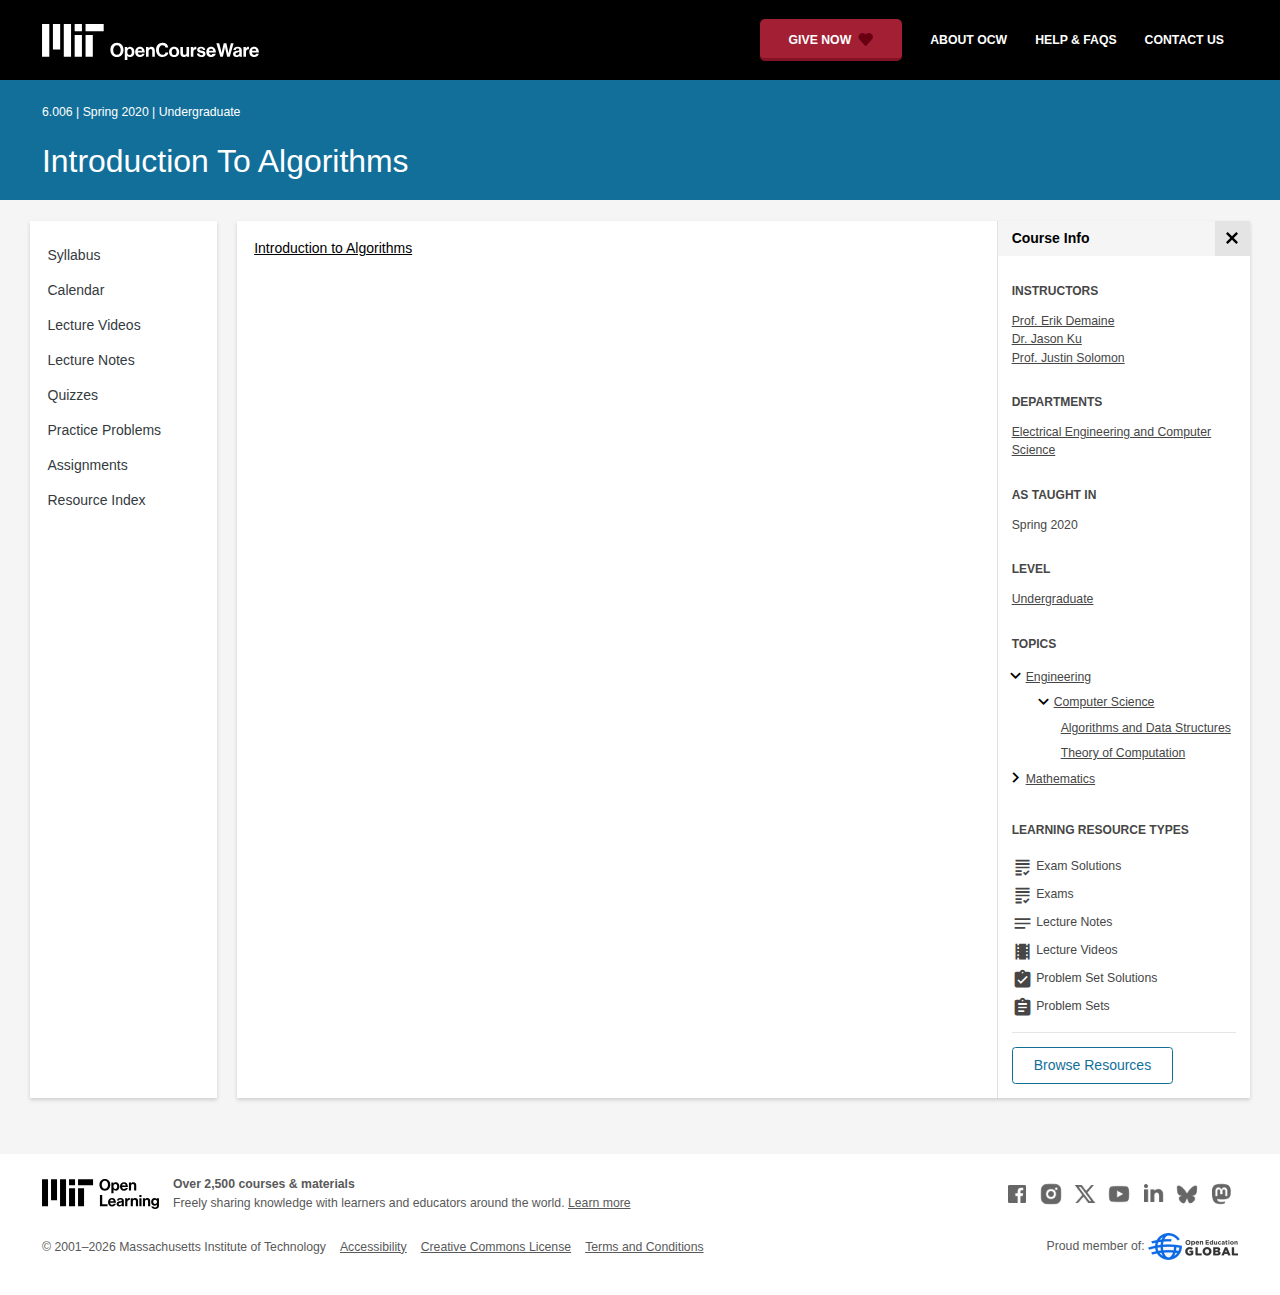
<file: 6.006-spring-2020/external-resources/introduction-to-algorithms_77f6646f-4c78-4316-abb0-bfd245205f6f/index.html>
<!doctype html>
<html lang="en">
<head>
  
    
    <script>(function(w,d,s,l,i){w[l]=w[l]||[];w[l].push({'gtm.start':
    new Date().getTime(),event:'gtm.js'});var f=d.getElementsByTagName(s)[0],
    j=d.createElement(s),dl=l!='dataLayer'?'&l='+l:'';j.async=true;j.src=
    'https://www.googletagmanager.com/gtm.js?id='+i+dl;f.parentNode.insertBefore(j,f);
    })(window,document,'script','dataLayer','GTM-NMQZ25T');</script>
    
  
  




    
    <link href="../../static_shared/css/course_offline.41451.css" rel="stylesheet">
    

    
    <link href="../../static_shared/css/common.41451.css" rel="stylesheet">
    


  
  <meta charset="utf-8">
  <meta name="viewport" content="width=device-width, initial-scale=1, viewport-fit=cover">
  <meta name="description" content="MIT OpenCourseWare is a web based publication of virtually all MIT course content. OCW is open and available to the world and is a permanent MIT activity">
  <meta name="keywords" content="opencourseware,MIT OCW,courseware,MIT opencourseware,Free Courses,class notes,class syllabus,class materials,tutorials,online courses,MIT courses">
  
  <meta property="og:site_name" content="MIT OpenCourseWare">
  <meta property="og:type" content="website" />
  <meta property="og:url" content="https://ocw.mit.edu/courses/6-006-introduction-to-algorithms-spring-2020/external-resources/introduction-to-algorithms_77f6646f-4c78-4316-abb0-bfd245205f6f/" />
  <meta property="og:title" content="Introduction to Algorithms | Introduction to Algorithms | Electrical Engineering and Computer Science | MIT OpenCourseWare" />
  <meta property="og:description" content="MIT OpenCourseWare is a web based publication of virtually all MIT course content. OCW is open and available to the world and is a permanent MIT activity" />

  

<meta property="og:image" content="https://ocw.mit.edu/courses/6-006-introduction-to-algorithms-spring-2020/5a62336c0a97b276d6141b0b7f070b5b_6-006s20.png" />
<meta name="twitter:card" content="summary_large_image" />
<meta name="twitter:site" content="@mitocw" />
<meta name="twitter:image:src" content="https://ocw.mit.edu/courses/6-006-introduction-to-algorithms-spring-2020/5a62336c0a97b276d6141b0b7f070b5b_6-006s20.png" />

  <link rel="canonical" href="https://ocw.mit.edu/courses/6-006-introduction-to-algorithms-spring-2020/external-resources/introduction-to-algorithms_77f6646f-4c78-4316-abb0-bfd245205f6f/" />

  <script type="application/ld+json">
      {
        "@context": "http://schema.org/",
        "@type" : "WebPage",
        "name": "MIT OpenCourseWare",
        "description": "MIT OpenCourseWare is a web based publication of virtually all MIT course content. OCW is open and available to the world and is a permanent MIT activity",
        "license": "http://creativecommons.org/licenses/by-nc-sa/4.0/",
        "publisher": {
          "@type": "CollegeOrUniversity",
          "name": "MIT OpenCourseWare"
        }
      }
  </script>

  <title>Introduction to Algorithms | Introduction to Algorithms | Electrical Engineering and Computer Science | MIT OpenCourseWare</title>
  <style>
  @font-face {
    font-family: 'Material Icons';
    font-style: normal;
    font-weight: 400;
    src: local('Material Icons'),
      local('MaterialIcons-Regular'),
      url(../../static_shared/fonts/MaterialIcons-Regular.subset.84f45410d085472240e2.woff2) format('woff2'),
      url(../../static_shared/fonts/MaterialIcons-Regular.subset.8167faf7e3a9170d282a.woff) format('woff'),
      url(../../static_shared/fonts/MaterialIcons-Regular.subset.0beb27f30d92440091b4.ttf) format('truetype');
  }
  @font-face {
    font-family: 'Material Icons Round';
    font-style: normal;
    font-weight: 400;
    src: local("MaterialIcons-Round"),
    url(../../static_shared/fonts/MaterialIconsRound-Regular.subset.7154eae1d0e60e0dabe4.woff2) format('woff2');
  }
  @font-face {
    font-family: 'Cardo Bold';
    font-style: normal;
    font-weight: bold;
    src: local('Cardo'),
      local('Cardo-Bold'),
      url(../../static_shared/fonts/Cardo-Bold.d7bf1aa6f322a64b2fc3.ttf) format('truetype');
  }
  @font-face {
    font-family: 'Cardo Italic';
    font-style: italic;
    font-weight: 400;
    src: local('Cardo'),
      local('Cardo-Italic'),
      url(../../static_shared/fonts/Cardo-Italic.0935d2ebbc05be3559b1.ttf) format('truetype');
  }
  @font-face {
    font-family: 'Helvetica Light';
    font-style: normal`;
    font-weight: 400;
    src: local('Helvetica Light'),
      local('Helvetica-Light'),
      url(../../static_shared/fonts/Helvetica-Light.70359849afb40079a1c8.ttf) format('truetype');
  }
  .external-link.nav-link::after {
    background-image: url('../../static_shared/images/external_link.58bbdd86c00a2c146c36.svg'); 
  }
  </style>
</head>


<body class="course-home-page">
  
    
    <noscript><iframe src="https://www.googletagmanager.com/ns.html?id=GTM-NMQZ25T"
    height="0" width="0" style="display:none;visibility:hidden"></iframe></noscript>
    
  
  <div class="overflow-auto">
    <span class="course-header">
    <div
  id="mobile-course-nav"
  class="navbar-offcanvas offcanvas-toggle offcanvas-toggle-close medium-and-below-only drawer">
  <h3 class="my-4 d-flex align-items-center justify-content-between">
    Browse Course Material
    <button
      class="btn"
      type="button"
      aria-label="Close Course Menu"
      onclick="$('#mobile-course-nav-toggle').click();"
      id="close-mobile-course-menu-button"
      >
      <img
        src="../../static_shared/images/close_small.b0a2684ccc0da6407a56.svg"
        alt=""
        width="12px"
      />
    </button>
  </h3>
  

<nav class="course-nav" aria-label="Course materials">
  <ul class="w-100 m-auto list-unstyled">
    
      









<li class="course-nav-list-item">
  <div class="course-nav-parent d-flex flex-direction-row align-items-center justify-content-between">
    <span class="course-nav-text-wrapper">
      
        <a class="text-dark nav-link"
          data-uuid="806697d9-a77b-cfb5-791d-be64ae934dc9"
           href="../../pages/syllabus/index.html" >
          Syllabus
        </a>
      
    </span>
    
  </div>
  
  <span class="medium-and-below-only"><hr/></span>
  
  <ul
    class="course-nav-child-nav m-auto collapse"
    id="nav-container_mobile_806697d9-a77b-cfb5-791d-be64ae934dc9"
    aria-labelledby="nav-button_mobile_806697d9-a77b-cfb5-791d-be64ae934dc9"
  >
    
  </ul>
</li>

    
      









<li class="course-nav-list-item">
  <div class="course-nav-parent d-flex flex-direction-row align-items-center justify-content-between">
    <span class="course-nav-text-wrapper">
      
        <a class="text-dark nav-link"
          data-uuid="7d2ea4af-b24a-df20-2423-9a0889bc50ab"
           href="../../pages/calendar/index.html" >
          Calendar
        </a>
      
    </span>
    
  </div>
  
  <span class="medium-and-below-only"><hr/></span>
  
  <ul
    class="course-nav-child-nav m-auto collapse"
    id="nav-container_mobile_7d2ea4af-b24a-df20-2423-9a0889bc50ab"
    aria-labelledby="nav-button_mobile_7d2ea4af-b24a-df20-2423-9a0889bc50ab"
  >
    
  </ul>
</li>

    
      









<li class="course-nav-list-item">
  <div class="course-nav-parent d-flex flex-direction-row align-items-center justify-content-between">
    <span class="course-nav-text-wrapper">
      
        <a class="text-dark nav-link"
          data-uuid="2dd8a6bf-697c-cc23-b282-ae6f9dec5b6f"
           href="../../video_galleries/lecture-videos/index.html" >
          Lecture Videos
        </a>
      
    </span>
    
  </div>
  
  <span class="medium-and-below-only"><hr/></span>
  
  <ul
    class="course-nav-child-nav m-auto collapse"
    id="nav-container_mobile_2dd8a6bf-697c-cc23-b282-ae6f9dec5b6f"
    aria-labelledby="nav-button_mobile_2dd8a6bf-697c-cc23-b282-ae6f9dec5b6f"
  >
    
  </ul>
</li>

    
      









<li class="course-nav-list-item">
  <div class="course-nav-parent d-flex flex-direction-row align-items-center justify-content-between">
    <span class="course-nav-text-wrapper">
      
        <a class="text-dark nav-link"
          data-uuid="51ba9637-0a92-32f2-88ab-0bef851c9ad4"
           href="../../pages/lecture-notes/index.html" >
          Lecture Notes
        </a>
      
    </span>
    
  </div>
  
  <span class="medium-and-below-only"><hr/></span>
  
  <ul
    class="course-nav-child-nav m-auto collapse"
    id="nav-container_mobile_51ba9637-0a92-32f2-88ab-0bef851c9ad4"
    aria-labelledby="nav-button_mobile_51ba9637-0a92-32f2-88ab-0bef851c9ad4"
  >
    
  </ul>
</li>

    
      









<li class="course-nav-list-item">
  <div class="course-nav-parent d-flex flex-direction-row align-items-center justify-content-between">
    <span class="course-nav-text-wrapper">
      
        <a class="text-dark nav-link"
          data-uuid="400e6a8d-35c4-e497-f645-fe19629c58f3"
           href="../../pages/quizzes/index.html" >
          Quizzes
        </a>
      
    </span>
    
  </div>
  
  <span class="medium-and-below-only"><hr/></span>
  
  <ul
    class="course-nav-child-nav m-auto collapse"
    id="nav-container_mobile_400e6a8d-35c4-e497-f645-fe19629c58f3"
    aria-labelledby="nav-button_mobile_400e6a8d-35c4-e497-f645-fe19629c58f3"
  >
    
  </ul>
</li>

    
      









<li class="course-nav-list-item">
  <div class="course-nav-parent d-flex flex-direction-row align-items-center justify-content-between">
    <span class="course-nav-text-wrapper">
      
        <a class="text-dark nav-link"
          data-uuid="60da50f1-00f1-a813-476b-6e6a65e98226"
           href="../../pages/practice-problems/index.html" >
          Practice Problems
        </a>
      
    </span>
    
  </div>
  
  <span class="medium-and-below-only"><hr/></span>
  
  <ul
    class="course-nav-child-nav m-auto collapse"
    id="nav-container_mobile_60da50f1-00f1-a813-476b-6e6a65e98226"
    aria-labelledby="nav-button_mobile_60da50f1-00f1-a813-476b-6e6a65e98226"
  >
    
  </ul>
</li>

    
      









<li class="course-nav-list-item">
  <div class="course-nav-parent d-flex flex-direction-row align-items-center justify-content-between">
    <span class="course-nav-text-wrapper">
      
        <a class="text-dark nav-link"
          data-uuid="bdb6c046-d849-dd11-ab64-cdea4975d145"
           href="../../pages/assignments/index.html" >
          Assignments
        </a>
      
    </span>
    
  </div>
  
  <span class="medium-and-below-only"><hr/></span>
  
  <ul
    class="course-nav-child-nav m-auto collapse"
    id="nav-container_mobile_bdb6c046-d849-dd11-ab64-cdea4975d145"
    aria-labelledby="nav-button_mobile_bdb6c046-d849-dd11-ab64-cdea4975d145"
  >
    
  </ul>
</li>

    
      









<li class="course-nav-list-item">
  <div class="course-nav-parent d-flex flex-direction-row align-items-center justify-content-between">
    <span class="course-nav-text-wrapper">
      
        <a class="text-dark nav-link"
          data-uuid="d8f3bab7-a81a-a2de-20cc-c78674a64694"
           href="../../pages/resource-index/index.html" >
          Resource Index
        </a>
      
    </span>
    
  </div>
  
  <span class="medium-and-below-only"><hr/></span>
  
  <ul
    class="course-nav-child-nav m-auto collapse"
    id="nav-container_mobile_d8f3bab7-a81a-a2de-20cc-c78674a64694"
    aria-labelledby="nav-button_mobile_d8f3bab7-a81a-a2de-20cc-c78674a64694"
  >
    
  </ul>
</li>

    
  </ul>
</nav>

</div>

    <div
  id="course-info-drawer"
  class="bg-faded pt-3 bg-light navbar-offcanvas navbar-offcanvas-right medium-and-below-only drawer"
>
  <div class="col-12">
    <button
      class="btn close-mobile-course-info"
      type="button"
      aria-label="Close Course Info"
      onclick="$('#mobile-course-info-toggle').click();"
      id="close-mobile-course-info-button"
      >
      <img
        class=""
        src="../../static_shared/images/close_small.b0a2684ccc0da6407a56.svg"
        alt=""
        width="12px"
      />
    </button>
  </div>
    

<div class="course-info">
  <div class="course-detail-title bg-light-gray">
    <h2 class="font-black py-1 pl-3 m-0">
      Course Info
    </h2>
  </div>
  <div class="px-3 mt-4">
    <div class="row">
      <div class="col-12 ">
        
        <div class="">
          
          <h5 class="panel-course-info-title ">
            Instructors
            </h5>
          <div class="course-info-content panel-course-info-text">
            




<ul class="list-unstyled m-0">
  
  
  
    
  
  <li>
    <a   class="course-info-instructor strip-link-offline"    href="https://ocw.mit.edu/search/?q=Prof.&#43;Erik&#43;Demaine"  >Prof. Erik Demaine</a>
  </li>
  
  
  
    
  
  <li>
    <a   class="course-info-instructor strip-link-offline"    href="https://ocw.mit.edu/search/?q=Dr.&#43;Jason&#43;Ku"  >Dr. Jason Ku</a>
  </li>
  
  
  
    
  
  <li>
    <a   class="course-info-instructor strip-link-offline"    href="https://ocw.mit.edu/search/?q=Prof.&#43;Justin&#43;Solomon"  >Prof. Justin Solomon</a>
  </li>
  
</ul>


          </div>
        </div>
        
        
          
          
            <div class="mt-4">
              <h5 class="panel-course-info-title ">
                Departments
              </h5>
              <div class="course-info-content panel-course-info-text">
                




<ul class="list-unstyled m-0">
  
  
  
    
  
  <li>
    <a   class="course-info-department strip-link-offline"    href="https://ocw.mit.edu/search/?d=Electrical&#43;Engineering&#43;and&#43;Computer&#43;Science"  >Electrical Engineering and Computer Science</a>
  </li>
  
</ul>


              </div>
            </div>
          
         
        
        <div class="mt-4">
          <h5 class="panel-course-info-title ">
            As Taught In
          </h5>
          <div class="course-info-content panel-course-info-text">
            Spring
            
              2020
            
          </div>
        </div>

        <div class="mt-4">
          <h5 class="panel-course-info-title ">
            Level
          </h5>
          <div class="course-info-content panel-course-info-text">
            
              
                <a   class=" strip-link-offline"    href="https://ocw.mit.edu/search/?l=Undergraduate"  >Undergraduate</a><br />
              
            
          </div>
        </div>
        
      </div>

      
    </div>
  </div>
</div>

  





<div class=" mt-4">
  <h5 class="panel-course-info-title ">
    Topics
  </h5>
  <ul class="list-unstyled pb-2 m-0 panel-course-info-text">
      <li>








<div class="position-relative pt-1 pb-1 pl-4 ml-n2 ">
  
  <button
    type="button"
    class="topic-toggle border-0 bg-transparent pl-0"
    data-target="#subtopic-container_mobile_0"
    data-toggle="collapse"
    aria-controls="subtopic-container_mobile_0"
    aria-expanded="true"
    aria-label="Engineering subtopics"
  >
    <i aria-hidden="true" class="material-icons"></i>
  </button>
  
  <span class="topic-text-wrapper">
    <a   class="text-black course-info-topic strip-link-offline"    href="https://ocw.mit.edu/search/?t=Engineering"  >Engineering</a></span>
</div>

<ul
  class="pl-4 subtopic-container collapse show list-unstyled"
  id="subtopic-container_mobile_0"
  aria-label="Subtopics"
>
  
  
  
  <li>
    <div class="position-relative pt-1 pb-1  pl-4 ">
      
      <button
        class="topic-toggle border-0 bg-transparent pl-0"
        data-target="#speciality-container_mobile_0_0"
        data-toggle="collapse"
        aria-controls="speciality-container_mobile_0_0"
        aria-expanded="true"
        aria-label="Computer Science specialties"
      >
        <i aria-hidden="true" class="material-icons"></i>
      </button>
      
      <span class="topic-text-wrapper">
        
        <a   class="text-black course-info-topic strip-link-offline"    href="https://ocw.mit.edu/search/?t=Computer&#43;Science"  >Computer Science</a></span>
    </div>
    <ul
      class="collapse show list-unstyled"
      id="speciality-container_mobile_0_0"
      aria-label="Specialties"
    >
      
      <li class="pt-1 pb-1 pl-5">
        <span class="topic-text-wrapper">
          
          <a   class="text-black course-info-topic strip-link-offline"    href="https://ocw.mit.edu/search/?t=Algorithms&#43;and&#43;Data&#43;Structures"  >Algorithms and Data Structures</a></span>
      </li>
      
      <li class="pt-1 pb-1 pl-5">
        <span class="topic-text-wrapper">
          
          <a   class="text-black course-info-topic strip-link-offline"    href="https://ocw.mit.edu/search/?t=Theory&#43;of&#43;Computation"  >Theory of Computation</a></span>
      </li>
      
    </ul>
    
  </li>
  
</ul>

</li>
      <li>








<div class="position-relative pt-1 pb-1 pl-4 ml-n2 ">
  
  <button
    type="button"
    class="topic-toggle border-0 bg-transparent pl-0"
    data-target="#subtopic-container_mobile_1"
    data-toggle="collapse"
    aria-controls="subtopic-container_mobile_1"
    aria-expanded="false"
    aria-label="Mathematics subtopics"
  >
    <i aria-hidden="true" class="material-icons"></i>
  </button>
  
  <span class="topic-text-wrapper">
    <a   class="text-black course-info-topic strip-link-offline"    href="https://ocw.mit.edu/search/?t=Mathematics"  >Mathematics</a></span>
</div>

<ul
  class="pl-4 subtopic-container collapse list-unstyled"
  id="subtopic-container_mobile_1"
  aria-label="Subtopics"
>
  
  
  
  <li>
    <div class="position-relative pt-1 pb-1  pl-2 ">
      
      <span class="topic-text-wrapper">
        
        <a   class="text-black course-info-topic strip-link-offline"    href="https://ocw.mit.edu/search/?t=Computation"  >Computation</a></span>
    </div>
    <ul
      class="collapse list-unstyled"
      id="speciality-container_mobile_1_0"
      aria-label="Specialties"
    >
      
    </ul>
    
  </li>
  
</ul>

</li>
      
  </ul>
</div>

  



<div class="">
  <h5 class="course-detail-title panel-course-info-title mt-3">
    Learning Resource Types
  </h5>
  <div>
    <div class="row d-inline m-0">
      
        <div class="panel-course-info-text my-2">
          

<div class="">
  <div class="d-flex">
    <i aria-hidden="true" class="material-icons pr-1">grading</i>
    <span>Exam Solutions</span>
  </div>
</div>

        </div>
      
        <div class="panel-course-info-text my-2">
          

<div class="">
  <div class="d-flex">
    <i aria-hidden="true" class="material-icons pr-1">grading</i>
    <span>Exams</span>
  </div>
</div>

        </div>
      
        <div class="panel-course-info-text my-2">
          

<div class="">
  <div class="d-flex">
    <i aria-hidden="true" class="material-icons pr-1">notes</i>
    <span>Lecture Notes</span>
  </div>
</div>

        </div>
      
        <div class="panel-course-info-text my-2">
          

<div class="">
  <div class="d-flex">
    <i aria-hidden="true" class="material-icons pr-1">theaters</i>
    <span>Lecture Videos</span>
  </div>
</div>

        </div>
      
        <div class="panel-course-info-text my-2">
          

<div class="">
  <div class="d-flex">
    <i aria-hidden="true" class="material-icons pr-1">assignment_turned_in</i>
    <span>Problem Set Solutions</span>
  </div>
</div>

        </div>
      
        <div class="panel-course-info-text my-2">
          

<div class="">
  <div class="d-flex">
    <i aria-hidden="true" class="material-icons pr-1">assignment</i>
    <span>Problem Sets</span>
  </div>
</div>

        </div>
      
    </div>
  </div>
</div>


  


<hr>
<div class="pb-3">
  <a class="download-course-link-button btn btn-outline-primary btn-link link-button text-decoration-none px-4 py-2"
    role="button"
    href="../../download/index.html">
    <div class="text-center w-100">Browse Resources</div>
  </a>
</div>

</div>

    





<div id="mobile-header" class="position-relative bg-black medium-and-below-only">
  <nav class="navbar navbar-expand-lg navbar-dark bg-black d-flex">
    <button
      class="navbar-toggler"
      type="button"
      data-toggle="collapse"
      data-target="#navbarSupportedContent"
      aria-controls="navbarSupportedContent"
      aria-expanded="false"
      aria-label="Toggle navigation"
    >
      <i class="material-icons display-4 text-white align-bottom">menu</i>
    </button>
    <div class="mx-auto">
      <a href="https://ocw.mit.edu/">
        <img width="200" src="../../static_shared/images/ocw_logo_white.cabdc9a745b03db3dad4.svg" alt="MIT OpenCourseWare"/>
      </a>
    </div>
    <div class="user-menu-container"></div>
    <div class="collapse navbar-collapse" id="navbarSupportedContent">
      <ul class="navbar-nav mr-auto pl-2 pt-2">
        <li class="nav-item"></li>
        <li class="nav-item">
          <a   class="nav-link"    href="https://giving.mit.edu/give/to/ocw/?utm_source=ocw&amp;utm_medium=homepage_banner&amp;utm_campaign=nextgen_home"  >Give Now</a>
        </li>
        <li class="nav-item">
          <a   class="nav-link"    href="https://ocw.mit.edu/about"  >About OCW</a>
        </li>
        <li class="nav-item">
          <a   class="nav-link"   target="_blank"   href="https://mitocw.zendesk.com/hc/en-us"  >Help &amp; Faqs</a>
        </li>
        <li class="nav-item">
          <a   class="nav-link"    href="https://ocw.mit.edu/contact"  >Contact Us</a>
        </li>
      </ul>
    </div>
  </nav>
</div>


<div id="desktop-header">
  <div class="contents">
    <div class="left">
      <div class="ocw-logo">
        <a href="https://ocw.mit.edu/">
          <img src="../../static_shared/images/ocw_logo_white.cabdc9a745b03db3dad4.svg" alt="MIT OpenCourseWare" />
        </a>
      </div>
    </div>
    <div class="right">
      
      <a class="give-button text-white text-decoration-none font-weight-bold small-link d-flex align-items-center" aria-label="Give Now - Donate to MIT OpenCourseWare" href="https://giving.mit.edu/give/to/ocw/?utm_source=ocw&amp;utm_medium=homepage_banner&amp;utm_campaign=nextgen_home">
        <span class="m-0 pr-2">GIVE NOW</span>
        <img src="../../static_shared/images/heart_burgundy.e7c8635e8cc6538b89fa.svg" class="heart-burgundy" alt="" />
      </a>
      <a   class="text-white text-decoration-none font-weight-bold pl-5 pr-3 py-2"    href="https://ocw.mit.edu/about"  >about ocw</a>
      <a   class="text-white text-decoration-none font-weight-bold px-3 py-2"   target="_blank"   href="https://mitocw.zendesk.com/hc/en-us"  >help &amp; faqs</a>
      <a   class="text-white text-decoration-none font-weight-bold px-3 py-2"    href="https://ocw.mit.edu/contact"  >contact us</a>
      <div class="user-menu-container"></div>
    </div>
  </div>
</div>

<div id="user-list-modal-container"></div>
<div id="create-user-list-modal-container"></div>
    </span>
    
    

<div id="course-banner" class="p-0">
  <div class="max-content-width course-banner-content m-auto py-3">
    <div class="row">
    <div class="col-11">
      
      <span class="course-number-term-detail">6.006 | Spring 2020 | Undergraduate</span>
      <br>
      <br>
      <h1>
        <a
          class="text-capitalize m-0 text-white"
          href="../../index.html"
        >Introduction to Algorithms</a>
      </h1>
    </div>
    <div class="col-1"><div class="bookmark-button-container" data-resourcereadableid="6.006&#43;spring_2020"></div>
    </div>
    </div>
  </div>
</div>


    <div id="course-main-content">
      <div class="row">
        <div class="col-12 course-home-grid">
          <div class="medium-and-below-only">
            <div class="d-flex align-items-center mb-3">
              <div class="col-6 px-0">
                <div>
  <button
    id="mobile-course-nav-toggle"
    class="mobile-course-nav-toggle-btn d-inline-flex align-items-center offcanvas-toggle"
    data-toggle="offcanvas"
    data-target="#mobile-course-nav"
  >
    <img src="../../static_shared/images/expand.a062b1c47b121e3c7e03.svg" alt=""/>
    <span class="pl-1">Menu</span>
  </button>
</div>

              </div>
              <div class="col-6 px-0">
                


  <button 
    class="btn btn-link float-right mobile-course-info-toggle-btn toggle navbar-toggle offcanvas-toggle"
    id="mobile-course-info-toggle"
    data-toggle="offcanvas" 
    data-target="#course-info-drawer">
    More Info
  </button>


              </div>
            </div>
          </div>
        </div>
      </div>
      <div class="row course-cards">
        <div class="col-2 course-home-grid large-and-above-only">  
          <div class="card">
  <div class="card-body pr-2">
    

<nav class="course-nav" aria-label="Course materials">
  <ul class="w-100 m-auto list-unstyled">
    
      









<li class="course-nav-list-item">
  <div class="course-nav-parent d-flex flex-direction-row align-items-center justify-content-between">
    <span class="course-nav-text-wrapper">
      
        <a class="text-dark nav-link"
          data-uuid="806697d9-a77b-cfb5-791d-be64ae934dc9"
           href="../../pages/syllabus/index.html" >
          Syllabus
        </a>
      
    </span>
    
  </div>
  
  <span class="medium-and-below-only"><hr/></span>
  
  <ul
    class="course-nav-child-nav m-auto collapse"
    id="nav-container_desktop_806697d9-a77b-cfb5-791d-be64ae934dc9"
    aria-labelledby="nav-button_desktop_806697d9-a77b-cfb5-791d-be64ae934dc9"
  >
    
  </ul>
</li>

    
      









<li class="course-nav-list-item">
  <div class="course-nav-parent d-flex flex-direction-row align-items-center justify-content-between">
    <span class="course-nav-text-wrapper">
      
        <a class="text-dark nav-link"
          data-uuid="7d2ea4af-b24a-df20-2423-9a0889bc50ab"
           href="../../pages/calendar/index.html" >
          Calendar
        </a>
      
    </span>
    
  </div>
  
  <span class="medium-and-below-only"><hr/></span>
  
  <ul
    class="course-nav-child-nav m-auto collapse"
    id="nav-container_desktop_7d2ea4af-b24a-df20-2423-9a0889bc50ab"
    aria-labelledby="nav-button_desktop_7d2ea4af-b24a-df20-2423-9a0889bc50ab"
  >
    
  </ul>
</li>

    
      









<li class="course-nav-list-item">
  <div class="course-nav-parent d-flex flex-direction-row align-items-center justify-content-between">
    <span class="course-nav-text-wrapper">
      
        <a class="text-dark nav-link"
          data-uuid="2dd8a6bf-697c-cc23-b282-ae6f9dec5b6f"
           href="../../video_galleries/lecture-videos/index.html" >
          Lecture Videos
        </a>
      
    </span>
    
  </div>
  
  <span class="medium-and-below-only"><hr/></span>
  
  <ul
    class="course-nav-child-nav m-auto collapse"
    id="nav-container_desktop_2dd8a6bf-697c-cc23-b282-ae6f9dec5b6f"
    aria-labelledby="nav-button_desktop_2dd8a6bf-697c-cc23-b282-ae6f9dec5b6f"
  >
    
  </ul>
</li>

    
      









<li class="course-nav-list-item">
  <div class="course-nav-parent d-flex flex-direction-row align-items-center justify-content-between">
    <span class="course-nav-text-wrapper">
      
        <a class="text-dark nav-link"
          data-uuid="51ba9637-0a92-32f2-88ab-0bef851c9ad4"
           href="../../pages/lecture-notes/index.html" >
          Lecture Notes
        </a>
      
    </span>
    
  </div>
  
  <span class="medium-and-below-only"><hr/></span>
  
  <ul
    class="course-nav-child-nav m-auto collapse"
    id="nav-container_desktop_51ba9637-0a92-32f2-88ab-0bef851c9ad4"
    aria-labelledby="nav-button_desktop_51ba9637-0a92-32f2-88ab-0bef851c9ad4"
  >
    
  </ul>
</li>

    
      









<li class="course-nav-list-item">
  <div class="course-nav-parent d-flex flex-direction-row align-items-center justify-content-between">
    <span class="course-nav-text-wrapper">
      
        <a class="text-dark nav-link"
          data-uuid="400e6a8d-35c4-e497-f645-fe19629c58f3"
           href="../../pages/quizzes/index.html" >
          Quizzes
        </a>
      
    </span>
    
  </div>
  
  <span class="medium-and-below-only"><hr/></span>
  
  <ul
    class="course-nav-child-nav m-auto collapse"
    id="nav-container_desktop_400e6a8d-35c4-e497-f645-fe19629c58f3"
    aria-labelledby="nav-button_desktop_400e6a8d-35c4-e497-f645-fe19629c58f3"
  >
    
  </ul>
</li>

    
      









<li class="course-nav-list-item">
  <div class="course-nav-parent d-flex flex-direction-row align-items-center justify-content-between">
    <span class="course-nav-text-wrapper">
      
        <a class="text-dark nav-link"
          data-uuid="60da50f1-00f1-a813-476b-6e6a65e98226"
           href="../../pages/practice-problems/index.html" >
          Practice Problems
        </a>
      
    </span>
    
  </div>
  
  <span class="medium-and-below-only"><hr/></span>
  
  <ul
    class="course-nav-child-nav m-auto collapse"
    id="nav-container_desktop_60da50f1-00f1-a813-476b-6e6a65e98226"
    aria-labelledby="nav-button_desktop_60da50f1-00f1-a813-476b-6e6a65e98226"
  >
    
  </ul>
</li>

    
      









<li class="course-nav-list-item">
  <div class="course-nav-parent d-flex flex-direction-row align-items-center justify-content-between">
    <span class="course-nav-text-wrapper">
      
        <a class="text-dark nav-link"
          data-uuid="bdb6c046-d849-dd11-ab64-cdea4975d145"
           href="../../pages/assignments/index.html" >
          Assignments
        </a>
      
    </span>
    
  </div>
  
  <span class="medium-and-below-only"><hr/></span>
  
  <ul
    class="course-nav-child-nav m-auto collapse"
    id="nav-container_desktop_bdb6c046-d849-dd11-ab64-cdea4975d145"
    aria-labelledby="nav-button_desktop_bdb6c046-d849-dd11-ab64-cdea4975d145"
  >
    
  </ul>
</li>

    
      









<li class="course-nav-list-item">
  <div class="course-nav-parent d-flex flex-direction-row align-items-center justify-content-between">
    <span class="course-nav-text-wrapper">
      
        <a class="text-dark nav-link"
          data-uuid="d8f3bab7-a81a-a2de-20cc-c78674a64694"
           href="../../pages/resource-index/index.html" >
          Resource Index
        </a>
      
    </span>
    
  </div>
  
  <span class="medium-and-below-only"><hr/></span>
  
  <ul
    class="course-nav-child-nav m-auto collapse"
    id="nav-container_desktop_d8f3bab7-a81a-a2de-20cc-c78674a64694"
    aria-labelledby="nav-button_desktop_d8f3bab7-a81a-a2de-20cc-c78674a64694"
  >
    
  </ul>
</li>

    
  </ul>
</nav>

  </div>
</div>

        </div>
        <div class="col-sm-12 col-lg-10 course-home-grid">
          <div class="">
            <div class="card">
              <div class="d-flex justify-content-between">
                <div class="p-0 col-lg-9" id="main-course-section">
                  <div class="card-body">
                    <a   class="external-link "   target="_blank"   href="https://mitpress.mit.edu/books/introduction-algorithms-third-edition"  aria-label="Introduction to Algorithms (opens in a new tab)"  >Introduction to Algorithms</a>
                  </div>
                </div>
                
                  <button 
  type="button" 
  class="btn course-info-button large-and-above-only"
  id="desktop-course-drawer-button"
  data-target="#desktop-course-drawer"
  data-toggle="collapse"
  aria-label="Course Info"
  aria-controls="desktop-course-drawer"
  aria-expanded="false"
>
  <img
    class="expand-drawer-img drawer-icon-img"
    src="../../static_shared/images/left_arrow.3c482a1f6223bff3f0e6.svg"
    alt=""
  />
  <img
    class="collapse-drawer-img drawer-icon-img"
    src="../../static_shared/images/close_small.b0a2684ccc0da6407a56.svg"
    alt=""
  />
</button>

<div class="collapse border-left p-0 large-and-above-only col-3" id="desktop-course-drawer">
    

<div class="course-info">
  <div class="course-detail-title bg-light-gray">
    <h2 class="font-black py-1 pl-3 m-0">
      Course Info
    </h2>
  </div>
  <div class="px-3 mt-4">
    <div class="row">
      <div class="col-12 ">
        
        <div class="">
          
          <h5 class="panel-course-info-title ">
            Instructors
            </h5>
          <div class="course-info-content panel-course-info-text">
            




<ul class="list-unstyled m-0">
  
  
  
    
  
  <li>
    <a   class="course-info-instructor strip-link-offline"    href="https://ocw.mit.edu/search/?q=Prof.&#43;Erik&#43;Demaine"  >Prof. Erik Demaine</a>
  </li>
  
  
  
    
  
  <li>
    <a   class="course-info-instructor strip-link-offline"    href="https://ocw.mit.edu/search/?q=Dr.&#43;Jason&#43;Ku"  >Dr. Jason Ku</a>
  </li>
  
  
  
    
  
  <li>
    <a   class="course-info-instructor strip-link-offline"    href="https://ocw.mit.edu/search/?q=Prof.&#43;Justin&#43;Solomon"  >Prof. Justin Solomon</a>
  </li>
  
</ul>


          </div>
        </div>
        
        
          
          
            <div class="mt-4">
              <h5 class="panel-course-info-title ">
                Departments
              </h5>
              <div class="course-info-content panel-course-info-text">
                




<ul class="list-unstyled m-0">
  
  
  
    
  
  <li>
    <a   class="course-info-department strip-link-offline"    href="https://ocw.mit.edu/search/?d=Electrical&#43;Engineering&#43;and&#43;Computer&#43;Science"  >Electrical Engineering and Computer Science</a>
  </li>
  
</ul>


              </div>
            </div>
          
         
        
        <div class="mt-4">
          <h5 class="panel-course-info-title ">
            As Taught In
          </h5>
          <div class="course-info-content panel-course-info-text">
            Spring
            
              2020
            
          </div>
        </div>

        <div class="mt-4">
          <h5 class="panel-course-info-title ">
            Level
          </h5>
          <div class="course-info-content panel-course-info-text">
            
              
                <a   class=" strip-link-offline"    href="https://ocw.mit.edu/search/?l=Undergraduate"  >Undergraduate</a><br />
              
            
          </div>
        </div>
        
      </div>

      
    </div>
  </div>
</div>

  <div class="px-3">
    





<div class=" mt-4">
  <h5 class="panel-course-info-title ">
    Topics
  </h5>
  <ul class="list-unstyled pb-2 m-0 panel-course-info-text">
      <li>








<div class="position-relative pt-1 pb-1 pl-4 ml-n2 ">
  
  <button
    type="button"
    class="topic-toggle border-0 bg-transparent pl-0"
    data-target="#subtopic-container_desktop_0"
    data-toggle="collapse"
    aria-controls="subtopic-container_desktop_0"
    aria-expanded="true"
    aria-label="Engineering subtopics"
  >
    <i aria-hidden="true" class="material-icons"></i>
  </button>
  
  <span class="topic-text-wrapper">
    <a   class="text-black course-info-topic strip-link-offline"    href="https://ocw.mit.edu/search/?t=Engineering"  >Engineering</a></span>
</div>

<ul
  class="pl-4 subtopic-container collapse show list-unstyled"
  id="subtopic-container_desktop_0"
  aria-label="Subtopics"
>
  
  
  
  <li>
    <div class="position-relative pt-1 pb-1  pl-4 ">
      
      <button
        class="topic-toggle border-0 bg-transparent pl-0"
        data-target="#speciality-container_desktop_0_0"
        data-toggle="collapse"
        aria-controls="speciality-container_desktop_0_0"
        aria-expanded="true"
        aria-label="Computer Science specialties"
      >
        <i aria-hidden="true" class="material-icons"></i>
      </button>
      
      <span class="topic-text-wrapper">
        
        <a   class="text-black course-info-topic strip-link-offline"    href="https://ocw.mit.edu/search/?t=Computer&#43;Science"  >Computer Science</a></span>
    </div>
    <ul
      class="collapse show list-unstyled"
      id="speciality-container_desktop_0_0"
      aria-label="Specialties"
    >
      
      <li class="pt-1 pb-1 pl-5">
        <span class="topic-text-wrapper">
          
          <a   class="text-black course-info-topic strip-link-offline"    href="https://ocw.mit.edu/search/?t=Algorithms&#43;and&#43;Data&#43;Structures"  >Algorithms and Data Structures</a></span>
      </li>
      
      <li class="pt-1 pb-1 pl-5">
        <span class="topic-text-wrapper">
          
          <a   class="text-black course-info-topic strip-link-offline"    href="https://ocw.mit.edu/search/?t=Theory&#43;of&#43;Computation"  >Theory of Computation</a></span>
      </li>
      
    </ul>
    
  </li>
  
</ul>

</li>
      <li>








<div class="position-relative pt-1 pb-1 pl-4 ml-n2 ">
  
  <button
    type="button"
    class="topic-toggle border-0 bg-transparent pl-0"
    data-target="#subtopic-container_desktop_1"
    data-toggle="collapse"
    aria-controls="subtopic-container_desktop_1"
    aria-expanded="false"
    aria-label="Mathematics subtopics"
  >
    <i aria-hidden="true" class="material-icons"></i>
  </button>
  
  <span class="topic-text-wrapper">
    <a   class="text-black course-info-topic strip-link-offline"    href="https://ocw.mit.edu/search/?t=Mathematics"  >Mathematics</a></span>
</div>

<ul
  class="pl-4 subtopic-container collapse list-unstyled"
  id="subtopic-container_desktop_1"
  aria-label="Subtopics"
>
  
  
  
  <li>
    <div class="position-relative pt-1 pb-1  pl-2 ">
      
      <span class="topic-text-wrapper">
        
        <a   class="text-black course-info-topic strip-link-offline"    href="https://ocw.mit.edu/search/?t=Computation"  >Computation</a></span>
    </div>
    <ul
      class="collapse list-unstyled"
      id="speciality-container_desktop_1_0"
      aria-label="Specialties"
    >
      
    </ul>
    
  </li>
  
</ul>

</li>
      
  </ul>
</div>

    



<div class="">
  <h5 class="course-detail-title panel-course-info-title mt-3">
    Learning Resource Types
  </h5>
  <div>
    <div class="row d-inline m-0">
      
        <div class="panel-course-info-text my-2">
          

<div class="">
  <div class="d-flex">
    <i aria-hidden="true" class="material-icons pr-1">grading</i>
    <span>Exam Solutions</span>
  </div>
</div>

        </div>
      
        <div class="panel-course-info-text my-2">
          

<div class="">
  <div class="d-flex">
    <i aria-hidden="true" class="material-icons pr-1">grading</i>
    <span>Exams</span>
  </div>
</div>

        </div>
      
        <div class="panel-course-info-text my-2">
          

<div class="">
  <div class="d-flex">
    <i aria-hidden="true" class="material-icons pr-1">notes</i>
    <span>Lecture Notes</span>
  </div>
</div>

        </div>
      
        <div class="panel-course-info-text my-2">
          

<div class="">
  <div class="d-flex">
    <i aria-hidden="true" class="material-icons pr-1">theaters</i>
    <span>Lecture Videos</span>
  </div>
</div>

        </div>
      
        <div class="panel-course-info-text my-2">
          

<div class="">
  <div class="d-flex">
    <i aria-hidden="true" class="material-icons pr-1">assignment_turned_in</i>
    <span>Problem Set Solutions</span>
  </div>
</div>

        </div>
      
        <div class="panel-course-info-text my-2">
          

<div class="">
  <div class="d-flex">
    <i aria-hidden="true" class="material-icons pr-1">assignment</i>
    <span>Problem Sets</span>
  </div>
</div>

        </div>
      
    </div>
  </div>
</div>


    


<hr>
<div class="pb-3">
  <a class="download-course-link-button btn btn-outline-primary btn-link link-button text-decoration-none px-4 py-2"
    role="button"
    href="../../download/index.html">
    <div class="text-center w-100">Browse Resources</div>
  </a>
</div>

  </div>
</div>

                
              </div>
            </div>
          </div>
        </div>
      </div>
    </div>

    
<div class="footer">
    <div class="footer-main-content mx-auto">
    	<div class="col-12 px-0">
        	<div class="row align-items-center mx-0">
            	<div class="col-12 col-md-8 px-0">
					<div class="d-md-flex align-items-center">
						<a href="https://openlearning.mit.edu/" target="_blank">
							<img width="117px" src="../../static_shared/images/mit_ol.4165342f87abb1da46fd.svg" alt="MIT Open Learning" />
						</a>
						<div class="ml-md-3 mt-4 mt-md-0">
							<div class="font-weight-bold">
								Over 2,500 courses & materials
							</div>
							<div>
								Freely sharing knowledge with learners and educators around the world. <a href='https://ocw.mit.edu/about'>Learn more</a>
							</div>
						</div>
					</div>
            	</div>
				<div class="col-12 col-md-4 px-0 d-none d-md-block">
					<div class="d-flex justify-content-md-end">
	<div>
		<a href="https://www.facebook.com/MITOCW" target="_blank">
			<img class="footer-social-icon ml-0" src="../../static_shared/images/Facebook.d1f5caeb73d7d12505a2.png" alt="facebook"/>
		</a>
	</div>
	<div>
		<a href="https://www.instagram.com/mitocw" target="_blank">
			<img class="footer-social-icon" src="../../static_shared/images/Instagram.4df41828ffee4ff33d8a.png" alt="instagram"/>
		</a>
	</div>
	<div>
		<a href="https://twitter.com/MITOCW" target="_blank">
			<img class="footer-social-icon" src="../../static_shared/images/x-formerly-twitter-black.f8c75ad9f42902726d25.png" alt="x (formerly twitter)"/>
		</a>
	</div>
	<div>
		<a href="https://www.youtube.com/mitocw" target="_blank">
			<img class="footer-social-icon" src="../../static_shared/images/Youtube.7c9f62c4f1dc9515ebb4.png" alt="youtube"/>
		</a>
	</div>
	<div>
		<a href="https://www.linkedin.com/company/mit-opencourseware/" target="_blank">
			<img class="footer-social-icon nudge-up" src="../../static_shared/images/linkedin-black.2f7f8a6a3899f5d1e1d6.png" alt="linkedin"/>
		</a>
	</div>
	<div>
		<a href="https://bsky.app/profile/mitocw.bsky.social" target="_blank">
			<img class="footer-social-icon" src="../../static_shared/images/bluesky-black.9f4523fcefa9b6f25be7.png" alt="bluesky"/>
		</a>
	</div>
	<div>
		<a href="https://mastodon.social/@mitocw" target="_blank">
			<img class="footer-social-icon" src="../../static_shared/images/mastodon-black.9e2de31a28415c123800.png" alt="mastodon"/>
		</a>
	</div>
</div>

				</div>
        	</div>
    	</div>
		
		<div class="col-12 mt-3 mt-md-4 px-0">
			<div class="row align-items-center mx-0">
            	<div class="col-12 col-md-8 px-0">
					<div class="d-lg-flex">
						<div class="pr-md-2 mt-2 mt-lg-0 d-none d-lg-block">
							© 2001–2026 Massachusetts Institute of Technology
						</div>
						<div class="px-lg-2 mt-2 mt-lg-0">
							<a href="https://accessibility.mit.edu" target="_blank">Accessibility</a>
						</div>
						<div class="px-lg-2 mt-2 mt-lg-0">
							<a href="https://creativecommons.org/licenses/by-nc-sa/4.0/" target="_blank">Creative Commons License</a>
						</div>
						<div class="px-lg-2 mt-2 mt-lg-0">
							<a class="hide-offline" href='https://ocw.mit.edu/pages/privacy-and-terms-of-use/'>Terms and Conditions</a>
						</div>
					</div>
            	</div>
				<div class="col-12 col-md-4 px-0">
					<div class="d-flex justify-content-md-end mt-4 mt-lg-0">
						<div>
						Proud member of: 
						<a href="https://www.oeglobal.org/" target="_blank">
							<img class="oeg-logo" src="../../static_shared/images/oeg_logo.8a31f7b87f30df2d0169.png" alt="Open Education Global"/>
						</a>
						</div>
					</div>
				</div>
        	</div>
		</div>

		<div class="col-12 mt-5 px-0 d-md-none">
			<div class="d-flex justify-content-md-end">
	<div>
		<a href="https://www.facebook.com/MITOCW" target="_blank">
			<img class="footer-social-icon ml-0" src="../../static_shared/images/Facebook.d1f5caeb73d7d12505a2.png" alt="facebook"/>
		</a>
	</div>
	<div>
		<a href="https://www.instagram.com/mitocw" target="_blank">
			<img class="footer-social-icon" src="../../static_shared/images/Instagram.4df41828ffee4ff33d8a.png" alt="instagram"/>
		</a>
	</div>
	<div>
		<a href="https://twitter.com/MITOCW" target="_blank">
			<img class="footer-social-icon" src="../../static_shared/images/x-formerly-twitter-black.f8c75ad9f42902726d25.png" alt="x (formerly twitter)"/>
		</a>
	</div>
	<div>
		<a href="https://www.youtube.com/mitocw" target="_blank">
			<img class="footer-social-icon" src="../../static_shared/images/Youtube.7c9f62c4f1dc9515ebb4.png" alt="youtube"/>
		</a>
	</div>
	<div>
		<a href="https://www.linkedin.com/company/mit-opencourseware/" target="_blank">
			<img class="footer-social-icon nudge-up" src="../../static_shared/images/linkedin-black.2f7f8a6a3899f5d1e1d6.png" alt="linkedin"/>
		</a>
	</div>
	<div>
		<a href="https://bsky.app/profile/mitocw.bsky.social" target="_blank">
			<img class="footer-social-icon" src="../../static_shared/images/bluesky-black.9f4523fcefa9b6f25be7.png" alt="bluesky"/>
		</a>
	</div>
	<div>
		<a href="https://mastodon.social/@mitocw" target="_blank">
			<img class="footer-social-icon" src="../../static_shared/images/mastodon-black.9e2de31a28415c123800.png" alt="mastodon"/>
		</a>
	</div>
</div>

		</div>

		<div class="col-12 mt-4 px-0 d-lg-none">
			© 2001–2026 Massachusetts Institute of Technology
		</div>
    


    
    <script src="../../static_shared/js/course_offline.41451.js"></script>
    





    
	</div>
</div>

  </div>
  <script>
function hideLinksOffline(){
  if (!window.navigator.onLine) {
    const stripLinks = document.querySelectorAll(".strip-link-offline")
    const hideOffline = document.querySelectorAll(".hide-offline")
    const showOffline = document.querySelectorAll(".show-offline")
    Array.prototype.forEach.call(stripLinks, function(link) {
      link.outerHTML = link.innerHTML
    })
    Array.prototype.forEach.call(hideOffline, function(link) {
      link.classList.add("d-none")
    })
    Array.prototype.forEach.call(showOffline, function(link) {
      link.classList.remove("d-none")
    })
  }
}
hideLinksOffline()
</script>

  

<div
  class="modal"
  id="external-link-modal"
  tabindex="-1"
  role="dialog"
  aria-labelledby="external-link-modal-title"
  aria-hidden="true"
>
  <div class="modal-dialog modal-dialog-centered" role="document">
    <div class="modal-content p-3">
      <div class="modal-header d-flex align-items-center">
        <div class="d-flex align-items-center">
          <img
            class="modal-header-icon-img mr-3 align-baseline"
            src="../../static_shared/images/external_link.58bbdd86c00a2c146c36.svg"
            alt=""
            aria-hidden="true"
          />
          <h1 class="modal-title" id="external-link-modal-title">
            You are leaving MIT OpenCourseWare
          </h1>
        </div>
        <button type="button" class="border-0 p-0 bg-transparent d-flex" data-dismiss="modal" aria-label="Close">
          <span aria-hidden="true" class="material-icons modal-header-icon">close</span>
        </button>
      </div>
      <div class="modal-body">
        Please be advised that external sites may have terms and conditions, 
        including license rights, that differ from ours. MIT OCW is not responsible 
        for any content on third party sites, nor does a link suggest an endorsement 
        of those sites and/or their content.
      </div>
      <div class="modal-footer">
        <button
          type="button"
          class="btn btn-outline-primary btn-link link-button"
          data-dismiss="modal"
          >
            Stay Here
        </button>
        <a
          role="button"
          class="btn btn-primary btn-continue"
          target="_blank"
          href="#"
        >
          Continue
        </a>
      </div>
    </div>
  </div>
</div>

  <script>
    
    
    
    
    
    
    'use strict';
    const COURSE_DRAWER_LOCAL_STORAGE_KEY = "desktopCourseDrawerState"
    const COURSE_DRAWER_OPENED = "opened"
    const COURSE_DRAWER_CLOSED = "closed"
    
    const DESKTOP_COURSE_DRAWER_ID = "desktop-course-drawer"
    const COURSE_DRAWER_BTN_ID = "desktop-course-drawer-button"
    const MAIN_COURSE_SECTION_ID = "main-course-section"

    try{

      

      function initializeDesktopCourseDrawerState() {
        const state = getLocalStorageItem(COURSE_DRAWER_LOCAL_STORAGE_KEY)
        if (state === null) {
          
          setLocalStorageItem(COURSE_DRAWER_LOCAL_STORAGE_KEY, COURSE_DRAWER_OPENED)
          showOrHideDesktopCourseDrawer(COURSE_DRAWER_OPENED)
        } else {
          showOrHideDesktopCourseDrawer(state)
        }

        document.addEventListener("DOMContentLoaded", () => {
          const drawer = $(`#${DESKTOP_COURSE_DRAWER_ID}`)
          const mainSection = $(`#${MAIN_COURSE_SECTION_ID}`)

          drawer.on("shown.bs.collapse", (event) => {
            if (event.target.id !== DESKTOP_COURSE_DRAWER_ID) {
              return;
            }
            mainSection.addClass("col-lg-9")
            mainSection.removeClass("col-12")
            setLocalStorageItem(COURSE_DRAWER_LOCAL_STORAGE_KEY, COURSE_DRAWER_OPENED)
          })
      
          drawer.on("hidden.bs.collapse", (event) => {
            if (event.target.id !== DESKTOP_COURSE_DRAWER_ID) {
              return;
            }
            mainSection.addClass("col-12")
            mainSection.removeClass("col-lg-9")
            setLocalStorageItem(COURSE_DRAWER_LOCAL_STORAGE_KEY, COURSE_DRAWER_CLOSED)
          })
        })
      }

      function showOrHideDesktopCourseDrawer(state) {
        const drawer = document.getElementById(DESKTOP_COURSE_DRAWER_ID)
        const button = document.getElementById(COURSE_DRAWER_BTN_ID)
        const mainSection = document.getElementById(MAIN_COURSE_SECTION_ID)

        if (state === COURSE_DRAWER_OPENED) {
          drawer.classList.add("show")
          button.setAttribute("aria-expanded", "true")
        } else {
          drawer.classList.remove("show")
          button.setAttribute("aria-expanded", "false")
          mainSection.classList.remove("col-lg-9")
          mainSection.classList.add("col-12")
        }
      }

      function setOrGetLocalStorageItem(action,key,value) {
        try {
          
          if (typeof Storage !== "undefined") {
            if (action === "set") {
              localStorage.setItem(key, value)
              return true
            } else {
              return localStorage.getItem(key)
            }
          }
          console.error("This browser has no web storage support.")
          return null
        } catch (e) {
          console.error("An exception occurred while storing/fetching data in/from localstorage: ", e)
          return null
        }
      }

      function setLocalStorageItem(key, value) {
        return setOrGetLocalStorageItem("set", key, value)
      }
      
      function getLocalStorageItem(key){
        return setOrGetLocalStorageItem("get", key)
      }

      initializeDesktopCourseDrawerState();
    }
    catch(e){
      console.error("Something went wrong in maintaining/toggling course drawer state", e)
    }
  </script>

  

<script>
function expandNav(e,t){t.classList.add("show"),e.querySelector(".course-nav-section-toggle, video-tab-toggle-section").setAttribute("aria-expanded","true")}function courseNav(){document.querySelectorAll(".course-nav, .transcript-header").forEach(e=>{e.querySelectorAll(".nav-link").forEach(e=>{const t=e.getAttribute("href")?e.getAttribute("href"):"";if(t.replace(/\/$/,"")===window.location.pathname.replace(/\/$/,"")){e.classList.add("active");const s=e.closest(".course-nav-parent");s?.classList.add("active");const o=e.dataset.uuid,t=e.closest(".course-nav-list-item"),n=t?.querySelector(".collapse"),i=Array.prototype.filter.call(document.querySelectorAll(".course-nav-section-toggle"),e=>e.dataset.uuid===o);t&&n&&i.length>0&&expandNav(t,n)}});const t=e.querySelector("a.nav-link.active");e.querySelectorAll(".course-nav-list-item").forEach(e=>{const n=e.querySelector(".collapse");n&&n.contains(t)&&expandNav(e,n)})})}courseNav()
</script>

  

<script>
(()=>{var e=()=>document.querySelectorAll("#course-content-section table"),t=()=>document.getElementById("course-content-section");function n(){const o=e(),n=t();if(!n)return;if(!window.ResizeObserver)return;const i=new ResizeObserver(()=>s());i.observe(n),o.forEach(e=>{const t=e.getElementsByTagName("th"),n=e.querySelectorAll("table tr");n.forEach(e=>{const n=e.querySelectorAll("td");n.forEach((e,s)=>{t.length>=s+1&&(n[s].dataset.title=t[s].innerText.trim().concat(": "))})})})}function s(){const s=e(),n=t();if(!n)return;s.forEach(e=>{const t=n.getBoundingClientRect(),o=+(e.dataset.minWidth??0);t.width>o&&e.classList.remove("mobile-table");const s=e.getBoundingClientRect();s.right>t.right&&(e.dataset.minWidth=`${s.width}`,e.classList.add("mobile-table"))})}n()})()
</script>

</body>

</html>
</file>
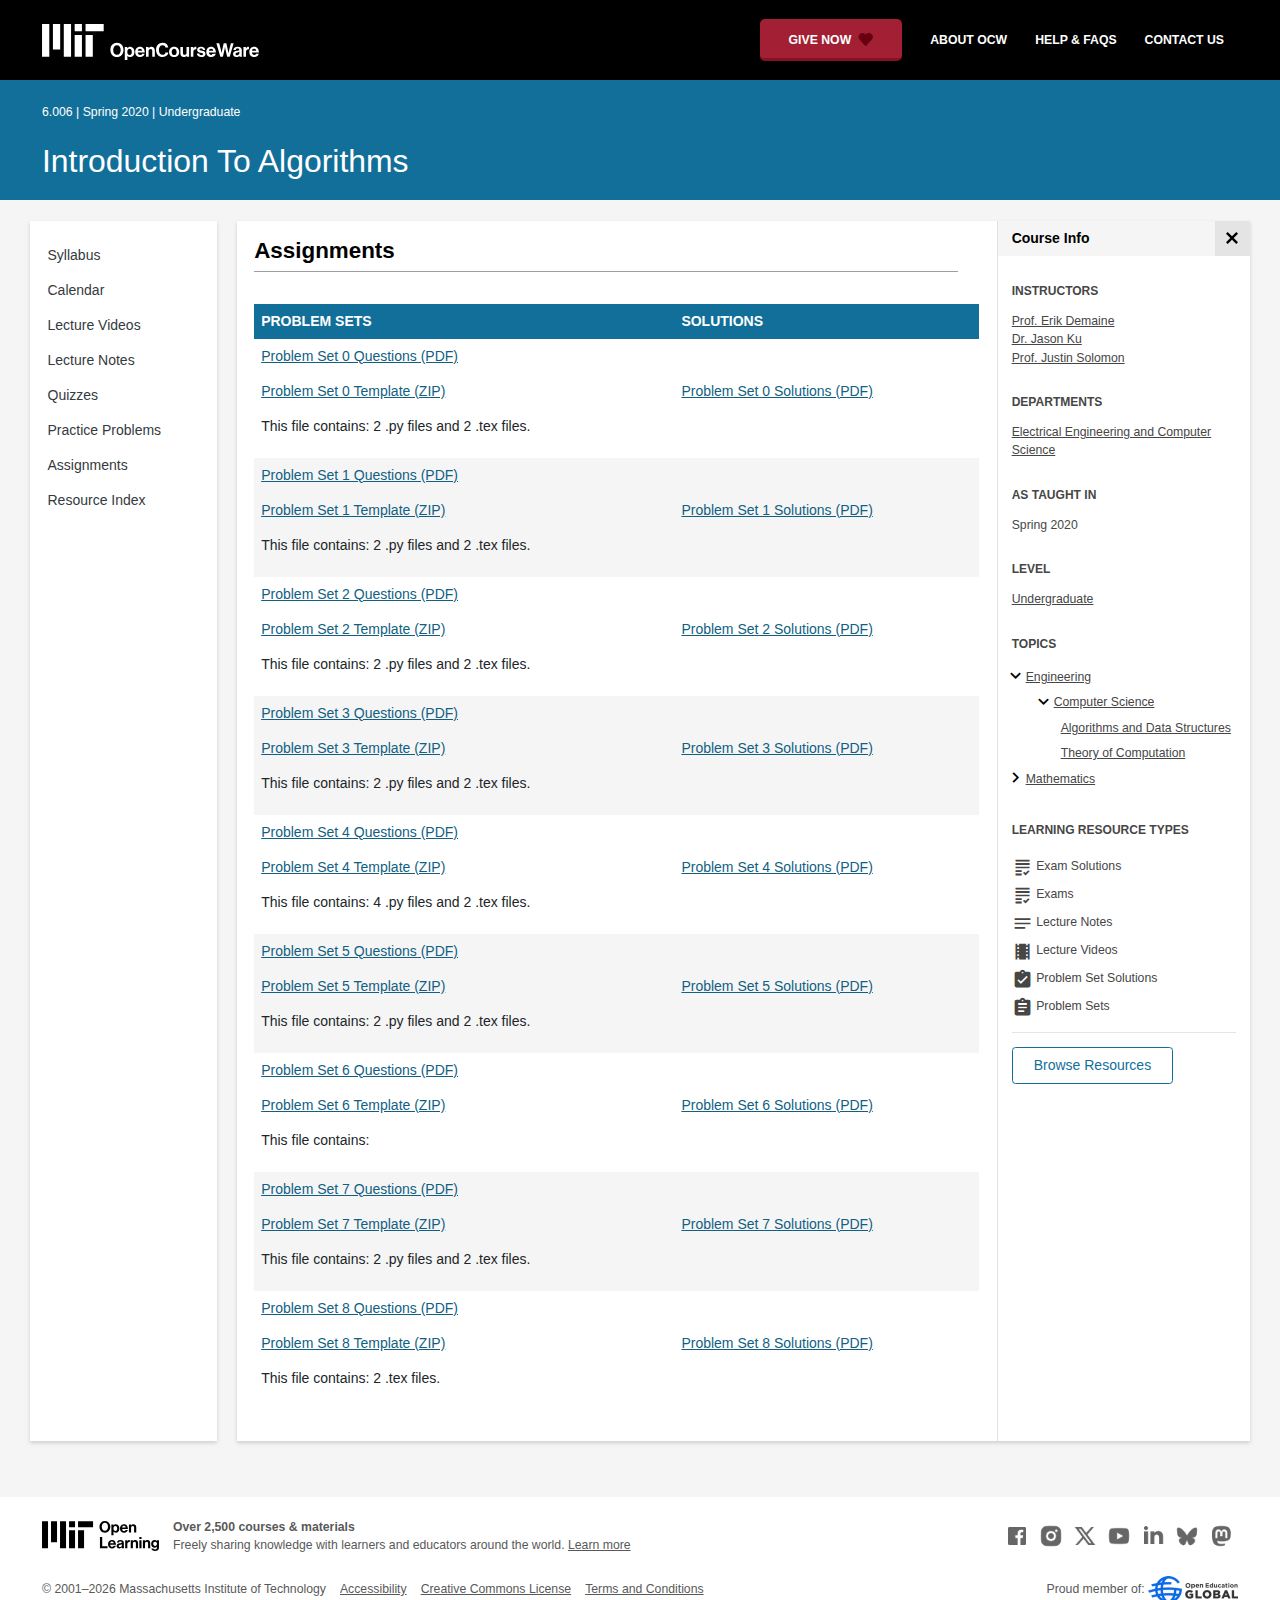
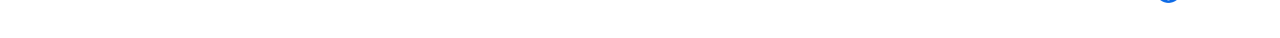
<file: 6.006-spring-2020/pages/assignments/index.html>
<!doctype html>
<html lang="en">
<head>
  
    
    <script>(function(w,d,s,l,i){w[l]=w[l]||[];w[l].push({'gtm.start':
    new Date().getTime(),event:'gtm.js'});var f=d.getElementsByTagName(s)[0],
    j=d.createElement(s),dl=l!='dataLayer'?'&l='+l:'';j.async=true;j.src=
    'https://www.googletagmanager.com/gtm.js?id='+i+dl;f.parentNode.insertBefore(j,f);
    })(window,document,'script','dataLayer','GTM-NMQZ25T');</script>
    
  
  




    
    <link href="../../static_shared/css/course_offline.41451.css" rel="stylesheet">
    

    
    <link href="../../static_shared/css/common.41451.css" rel="stylesheet">
    


  
  <meta charset="utf-8">
  <meta name="viewport" content="width=device-width, initial-scale=1, viewport-fit=cover">
  <meta name="description" content="Full assignments, including python and LaTeX files, with solutions for 6.006 Introduction to Algorithms">
  <meta name="keywords" content="opencourseware,MIT OCW,courseware,MIT opencourseware,Free Courses,class notes,class syllabus,class materials,tutorials,online courses,MIT courses">
  
  <meta property="og:site_name" content="MIT OpenCourseWare">
  <meta property="og:type" content="website" />
  <meta property="og:url" content="https://ocw.mit.edu/courses/6-006-introduction-to-algorithms-spring-2020/pages/assignments/" />
  <meta property="og:title" content="Assignments | Introduction to Algorithms | Electrical Engineering and Computer Science | MIT OpenCourseWare" />
  <meta property="og:description" content="Full assignments, including python and LaTeX files, with solutions for 6.006 Introduction to Algorithms" />

  

<meta property="og:image" content="https://ocw.mit.edu/courses/6-006-introduction-to-algorithms-spring-2020/5a62336c0a97b276d6141b0b7f070b5b_6-006s20.png" />
<meta name="twitter:card" content="summary_large_image" />
<meta name="twitter:site" content="@mitocw" />
<meta name="twitter:image:src" content="https://ocw.mit.edu/courses/6-006-introduction-to-algorithms-spring-2020/5a62336c0a97b276d6141b0b7f070b5b_6-006s20.png" />

  <link rel="canonical" href="https://ocw.mit.edu/courses/6-006-introduction-to-algorithms-spring-2020/pages/assignments/" />

  <script type="application/ld+json">
      {
        "@context": "http://schema.org/",
        "@type" : "WebPage",
        "name": "MIT OpenCourseWare",
        "description": "Full assignments, including python and LaTeX files, with solutions for 6.006 Introduction to Algorithms",
        "license": "http://creativecommons.org/licenses/by-nc-sa/4.0/",
        "publisher": {
          "@type": "CollegeOrUniversity",
          "name": "MIT OpenCourseWare"
        }
      }
  </script>

  <title>Assignments | Introduction to Algorithms | Electrical Engineering and Computer Science | MIT OpenCourseWare</title>
  <style>
  @font-face {
    font-family: 'Material Icons';
    font-style: normal;
    font-weight: 400;
    src: local('Material Icons'),
      local('MaterialIcons-Regular'),
      url(../../static_shared/fonts/MaterialIcons-Regular.subset.84f45410d085472240e2.woff2) format('woff2'),
      url(../../static_shared/fonts/MaterialIcons-Regular.subset.8167faf7e3a9170d282a.woff) format('woff'),
      url(../../static_shared/fonts/MaterialIcons-Regular.subset.0beb27f30d92440091b4.ttf) format('truetype');
  }
  @font-face {
    font-family: 'Material Icons Round';
    font-style: normal;
    font-weight: 400;
    src: local("MaterialIcons-Round"),
    url(../../static_shared/fonts/MaterialIconsRound-Regular.subset.7154eae1d0e60e0dabe4.woff2) format('woff2');
  }
  @font-face {
    font-family: 'Cardo Bold';
    font-style: normal;
    font-weight: bold;
    src: local('Cardo'),
      local('Cardo-Bold'),
      url(../../static_shared/fonts/Cardo-Bold.d7bf1aa6f322a64b2fc3.ttf) format('truetype');
  }
  @font-face {
    font-family: 'Cardo Italic';
    font-style: italic;
    font-weight: 400;
    src: local('Cardo'),
      local('Cardo-Italic'),
      url(../../static_shared/fonts/Cardo-Italic.0935d2ebbc05be3559b1.ttf) format('truetype');
  }
  @font-face {
    font-family: 'Helvetica Light';
    font-style: normal`;
    font-weight: 400;
    src: local('Helvetica Light'),
      local('Helvetica-Light'),
      url(../../static_shared/fonts/Helvetica-Light.70359849afb40079a1c8.ttf) format('truetype');
  }
  .external-link.nav-link::after {
    background-image: url('../../static_shared/images/external_link.58bbdd86c00a2c146c36.svg'); 
  }
  </style>
</head>


<body class="course-home-page">
  
    
    <noscript><iframe src="https://www.googletagmanager.com/ns.html?id=GTM-NMQZ25T"
    height="0" width="0" style="display:none;visibility:hidden"></iframe></noscript>
    
  
  <div class="overflow-auto">
    <span class="course-header">
    <div
  id="mobile-course-nav"
  class="navbar-offcanvas offcanvas-toggle offcanvas-toggle-close medium-and-below-only drawer">
  <h3 class="my-4 d-flex align-items-center justify-content-between">
    Browse Course Material
    <button
      class="btn"
      type="button"
      aria-label="Close Course Menu"
      onclick="$('#mobile-course-nav-toggle').click();"
      id="close-mobile-course-menu-button"
      >
      <img
        src="../../static_shared/images/close_small.b0a2684ccc0da6407a56.svg"
        alt=""
        width="12px"
      />
    </button>
  </h3>
  

<nav class="course-nav" aria-label="Course materials">
  <ul class="w-100 m-auto list-unstyled">
    
      









<li class="course-nav-list-item">
  <div class="course-nav-parent d-flex flex-direction-row align-items-center justify-content-between">
    <span class="course-nav-text-wrapper">
      
        <a class="text-dark nav-link"
          data-uuid="806697d9-a77b-cfb5-791d-be64ae934dc9"
           href="../../pages/syllabus/index.html" >
          Syllabus
        </a>
      
    </span>
    
  </div>
  
  <span class="medium-and-below-only"><hr/></span>
  
  <ul
    class="course-nav-child-nav m-auto collapse"
    id="nav-container_mobile_806697d9-a77b-cfb5-791d-be64ae934dc9"
    aria-labelledby="nav-button_mobile_806697d9-a77b-cfb5-791d-be64ae934dc9"
  >
    
  </ul>
</li>

    
      









<li class="course-nav-list-item">
  <div class="course-nav-parent d-flex flex-direction-row align-items-center justify-content-between">
    <span class="course-nav-text-wrapper">
      
        <a class="text-dark nav-link"
          data-uuid="7d2ea4af-b24a-df20-2423-9a0889bc50ab"
           href="../../pages/calendar/index.html" >
          Calendar
        </a>
      
    </span>
    
  </div>
  
  <span class="medium-and-below-only"><hr/></span>
  
  <ul
    class="course-nav-child-nav m-auto collapse"
    id="nav-container_mobile_7d2ea4af-b24a-df20-2423-9a0889bc50ab"
    aria-labelledby="nav-button_mobile_7d2ea4af-b24a-df20-2423-9a0889bc50ab"
  >
    
  </ul>
</li>

    
      









<li class="course-nav-list-item">
  <div class="course-nav-parent d-flex flex-direction-row align-items-center justify-content-between">
    <span class="course-nav-text-wrapper">
      
        <a class="text-dark nav-link"
          data-uuid="2dd8a6bf-697c-cc23-b282-ae6f9dec5b6f"
           href="../../video_galleries/lecture-videos/index.html" >
          Lecture Videos
        </a>
      
    </span>
    
  </div>
  
  <span class="medium-and-below-only"><hr/></span>
  
  <ul
    class="course-nav-child-nav m-auto collapse"
    id="nav-container_mobile_2dd8a6bf-697c-cc23-b282-ae6f9dec5b6f"
    aria-labelledby="nav-button_mobile_2dd8a6bf-697c-cc23-b282-ae6f9dec5b6f"
  >
    
  </ul>
</li>

    
      









<li class="course-nav-list-item">
  <div class="course-nav-parent d-flex flex-direction-row align-items-center justify-content-between">
    <span class="course-nav-text-wrapper">
      
        <a class="text-dark nav-link"
          data-uuid="51ba9637-0a92-32f2-88ab-0bef851c9ad4"
           href="../../pages/lecture-notes/index.html" >
          Lecture Notes
        </a>
      
    </span>
    
  </div>
  
  <span class="medium-and-below-only"><hr/></span>
  
  <ul
    class="course-nav-child-nav m-auto collapse"
    id="nav-container_mobile_51ba9637-0a92-32f2-88ab-0bef851c9ad4"
    aria-labelledby="nav-button_mobile_51ba9637-0a92-32f2-88ab-0bef851c9ad4"
  >
    
  </ul>
</li>

    
      









<li class="course-nav-list-item">
  <div class="course-nav-parent d-flex flex-direction-row align-items-center justify-content-between">
    <span class="course-nav-text-wrapper">
      
        <a class="text-dark nav-link"
          data-uuid="400e6a8d-35c4-e497-f645-fe19629c58f3"
           href="../../pages/quizzes/index.html" >
          Quizzes
        </a>
      
    </span>
    
  </div>
  
  <span class="medium-and-below-only"><hr/></span>
  
  <ul
    class="course-nav-child-nav m-auto collapse"
    id="nav-container_mobile_400e6a8d-35c4-e497-f645-fe19629c58f3"
    aria-labelledby="nav-button_mobile_400e6a8d-35c4-e497-f645-fe19629c58f3"
  >
    
  </ul>
</li>

    
      









<li class="course-nav-list-item">
  <div class="course-nav-parent d-flex flex-direction-row align-items-center justify-content-between">
    <span class="course-nav-text-wrapper">
      
        <a class="text-dark nav-link"
          data-uuid="60da50f1-00f1-a813-476b-6e6a65e98226"
           href="../../pages/practice-problems/index.html" >
          Practice Problems
        </a>
      
    </span>
    
  </div>
  
  <span class="medium-and-below-only"><hr/></span>
  
  <ul
    class="course-nav-child-nav m-auto collapse"
    id="nav-container_mobile_60da50f1-00f1-a813-476b-6e6a65e98226"
    aria-labelledby="nav-button_mobile_60da50f1-00f1-a813-476b-6e6a65e98226"
  >
    
  </ul>
</li>

    
      









<li class="course-nav-list-item">
  <div class="course-nav-parent d-flex flex-direction-row align-items-center justify-content-between">
    <span class="course-nav-text-wrapper">
      
        <a class="text-dark nav-link"
          data-uuid="bdb6c046-d849-dd11-ab64-cdea4975d145"
           href="../../pages/assignments/index.html" >
          Assignments
        </a>
      
    </span>
    
  </div>
  
  <span class="medium-and-below-only"><hr/></span>
  
  <ul
    class="course-nav-child-nav m-auto collapse"
    id="nav-container_mobile_bdb6c046-d849-dd11-ab64-cdea4975d145"
    aria-labelledby="nav-button_mobile_bdb6c046-d849-dd11-ab64-cdea4975d145"
  >
    
  </ul>
</li>

    
      









<li class="course-nav-list-item">
  <div class="course-nav-parent d-flex flex-direction-row align-items-center justify-content-between">
    <span class="course-nav-text-wrapper">
      
        <a class="text-dark nav-link"
          data-uuid="d8f3bab7-a81a-a2de-20cc-c78674a64694"
           href="../../pages/resource-index/index.html" >
          Resource Index
        </a>
      
    </span>
    
  </div>
  
  <span class="medium-and-below-only"><hr/></span>
  
  <ul
    class="course-nav-child-nav m-auto collapse"
    id="nav-container_mobile_d8f3bab7-a81a-a2de-20cc-c78674a64694"
    aria-labelledby="nav-button_mobile_d8f3bab7-a81a-a2de-20cc-c78674a64694"
  >
    
  </ul>
</li>

    
  </ul>
</nav>

</div>

    <div
  id="course-info-drawer"
  class="bg-faded pt-3 bg-light navbar-offcanvas navbar-offcanvas-right medium-and-below-only drawer"
>
  <div class="col-12">
    <button
      class="btn close-mobile-course-info"
      type="button"
      aria-label="Close Course Info"
      onclick="$('#mobile-course-info-toggle').click();"
      id="close-mobile-course-info-button"
      >
      <img
        class=""
        src="../../static_shared/images/close_small.b0a2684ccc0da6407a56.svg"
        alt=""
        width="12px"
      />
    </button>
  </div>
    

<div class="course-info">
  <div class="course-detail-title bg-light-gray">
    <h2 class="font-black py-1 pl-3 m-0">
      Course Info
    </h2>
  </div>
  <div class="px-3 mt-4">
    <div class="row">
      <div class="col-12 ">
        
        <div class="">
          
          <h5 class="panel-course-info-title ">
            Instructors
            </h5>
          <div class="course-info-content panel-course-info-text">
            




<ul class="list-unstyled m-0">
  
  
  
    
  
  <li>
    <a   class="course-info-instructor strip-link-offline"    href="https://ocw.mit.edu/search/?q=Prof.&#43;Erik&#43;Demaine"  >Prof. Erik Demaine</a>
  </li>
  
  
  
    
  
  <li>
    <a   class="course-info-instructor strip-link-offline"    href="https://ocw.mit.edu/search/?q=Dr.&#43;Jason&#43;Ku"  >Dr. Jason Ku</a>
  </li>
  
  
  
    
  
  <li>
    <a   class="course-info-instructor strip-link-offline"    href="https://ocw.mit.edu/search/?q=Prof.&#43;Justin&#43;Solomon"  >Prof. Justin Solomon</a>
  </li>
  
</ul>


          </div>
        </div>
        
        
          
          
            <div class="mt-4">
              <h5 class="panel-course-info-title ">
                Departments
              </h5>
              <div class="course-info-content panel-course-info-text">
                




<ul class="list-unstyled m-0">
  
  
  
    
  
  <li>
    <a   class="course-info-department strip-link-offline"    href="https://ocw.mit.edu/search/?d=Electrical&#43;Engineering&#43;and&#43;Computer&#43;Science"  >Electrical Engineering and Computer Science</a>
  </li>
  
</ul>


              </div>
            </div>
          
         
        
        <div class="mt-4">
          <h5 class="panel-course-info-title ">
            As Taught In
          </h5>
          <div class="course-info-content panel-course-info-text">
            Spring
            
              2020
            
          </div>
        </div>

        <div class="mt-4">
          <h5 class="panel-course-info-title ">
            Level
          </h5>
          <div class="course-info-content panel-course-info-text">
            
              
                <a   class=" strip-link-offline"    href="https://ocw.mit.edu/search/?l=Undergraduate"  >Undergraduate</a><br />
              
            
          </div>
        </div>
        
      </div>

      
    </div>
  </div>
</div>

  





<div class=" mt-4">
  <h5 class="panel-course-info-title ">
    Topics
  </h5>
  <ul class="list-unstyled pb-2 m-0 panel-course-info-text">
      <li>








<div class="position-relative pt-1 pb-1 pl-4 ml-n2 ">
  
  <button
    type="button"
    class="topic-toggle border-0 bg-transparent pl-0"
    data-target="#subtopic-container_mobile_0"
    data-toggle="collapse"
    aria-controls="subtopic-container_mobile_0"
    aria-expanded="true"
    aria-label="Engineering subtopics"
  >
    <i aria-hidden="true" class="material-icons"></i>
  </button>
  
  <span class="topic-text-wrapper">
    <a   class="text-black course-info-topic strip-link-offline"    href="https://ocw.mit.edu/search/?t=Engineering"  >Engineering</a></span>
</div>

<ul
  class="pl-4 subtopic-container collapse show list-unstyled"
  id="subtopic-container_mobile_0"
  aria-label="Subtopics"
>
  
  
  
  <li>
    <div class="position-relative pt-1 pb-1  pl-4 ">
      
      <button
        class="topic-toggle border-0 bg-transparent pl-0"
        data-target="#speciality-container_mobile_0_0"
        data-toggle="collapse"
        aria-controls="speciality-container_mobile_0_0"
        aria-expanded="true"
        aria-label="Computer Science specialties"
      >
        <i aria-hidden="true" class="material-icons"></i>
      </button>
      
      <span class="topic-text-wrapper">
        
        <a   class="text-black course-info-topic strip-link-offline"    href="https://ocw.mit.edu/search/?t=Computer&#43;Science"  >Computer Science</a></span>
    </div>
    <ul
      class="collapse show list-unstyled"
      id="speciality-container_mobile_0_0"
      aria-label="Specialties"
    >
      
      <li class="pt-1 pb-1 pl-5">
        <span class="topic-text-wrapper">
          
          <a   class="text-black course-info-topic strip-link-offline"    href="https://ocw.mit.edu/search/?t=Algorithms&#43;and&#43;Data&#43;Structures"  >Algorithms and Data Structures</a></span>
      </li>
      
      <li class="pt-1 pb-1 pl-5">
        <span class="topic-text-wrapper">
          
          <a   class="text-black course-info-topic strip-link-offline"    href="https://ocw.mit.edu/search/?t=Theory&#43;of&#43;Computation"  >Theory of Computation</a></span>
      </li>
      
    </ul>
    
  </li>
  
</ul>

</li>
      <li>








<div class="position-relative pt-1 pb-1 pl-4 ml-n2 ">
  
  <button
    type="button"
    class="topic-toggle border-0 bg-transparent pl-0"
    data-target="#subtopic-container_mobile_1"
    data-toggle="collapse"
    aria-controls="subtopic-container_mobile_1"
    aria-expanded="false"
    aria-label="Mathematics subtopics"
  >
    <i aria-hidden="true" class="material-icons"></i>
  </button>
  
  <span class="topic-text-wrapper">
    <a   class="text-black course-info-topic strip-link-offline"    href="https://ocw.mit.edu/search/?t=Mathematics"  >Mathematics</a></span>
</div>

<ul
  class="pl-4 subtopic-container collapse list-unstyled"
  id="subtopic-container_mobile_1"
  aria-label="Subtopics"
>
  
  
  
  <li>
    <div class="position-relative pt-1 pb-1  pl-2 ">
      
      <span class="topic-text-wrapper">
        
        <a   class="text-black course-info-topic strip-link-offline"    href="https://ocw.mit.edu/search/?t=Computation"  >Computation</a></span>
    </div>
    <ul
      class="collapse list-unstyled"
      id="speciality-container_mobile_1_0"
      aria-label="Specialties"
    >
      
    </ul>
    
  </li>
  
</ul>

</li>
      
  </ul>
</div>

  



<div class="">
  <h5 class="course-detail-title panel-course-info-title mt-3">
    Learning Resource Types
  </h5>
  <div>
    <div class="row d-inline m-0">
      
        <div class="panel-course-info-text my-2">
          

<div class="">
  <div class="d-flex">
    <i aria-hidden="true" class="material-icons pr-1">grading</i>
    <span>Exam Solutions</span>
  </div>
</div>

        </div>
      
        <div class="panel-course-info-text my-2">
          

<div class="">
  <div class="d-flex">
    <i aria-hidden="true" class="material-icons pr-1">grading</i>
    <span>Exams</span>
  </div>
</div>

        </div>
      
        <div class="panel-course-info-text my-2">
          

<div class="">
  <div class="d-flex">
    <i aria-hidden="true" class="material-icons pr-1">notes</i>
    <span>Lecture Notes</span>
  </div>
</div>

        </div>
      
        <div class="panel-course-info-text my-2">
          

<div class="">
  <div class="d-flex">
    <i aria-hidden="true" class="material-icons pr-1">theaters</i>
    <span>Lecture Videos</span>
  </div>
</div>

        </div>
      
        <div class="panel-course-info-text my-2">
          

<div class="">
  <div class="d-flex">
    <i aria-hidden="true" class="material-icons pr-1">assignment_turned_in</i>
    <span>Problem Set Solutions</span>
  </div>
</div>

        </div>
      
        <div class="panel-course-info-text my-2">
          

<div class="">
  <div class="d-flex">
    <i aria-hidden="true" class="material-icons pr-1">assignment</i>
    <span>Problem Sets</span>
  </div>
</div>

        </div>
      
    </div>
  </div>
</div>


  


<hr>
<div class="pb-3">
  <a class="download-course-link-button btn btn-outline-primary btn-link link-button text-decoration-none px-4 py-2"
    role="button"
    href="../../download/index.html">
    <div class="text-center w-100">Browse Resources</div>
  </a>
</div>

</div>

    





<div id="mobile-header" class="position-relative bg-black medium-and-below-only">
  <nav class="navbar navbar-expand-lg navbar-dark bg-black d-flex">
    <button
      class="navbar-toggler"
      type="button"
      data-toggle="collapse"
      data-target="#navbarSupportedContent"
      aria-controls="navbarSupportedContent"
      aria-expanded="false"
      aria-label="Toggle navigation"
    >
      <i class="material-icons display-4 text-white align-bottom">menu</i>
    </button>
    <div class="mx-auto">
      <a href="https://ocw.mit.edu/">
        <img width="200" src="../../static_shared/images/ocw_logo_white.cabdc9a745b03db3dad4.svg" alt="MIT OpenCourseWare"/>
      </a>
    </div>
    <div class="user-menu-container"></div>
    <div class="collapse navbar-collapse" id="navbarSupportedContent">
      <ul class="navbar-nav mr-auto pl-2 pt-2">
        <li class="nav-item"></li>
        <li class="nav-item">
          <a   class="nav-link"    href="https://giving.mit.edu/give/to/ocw/?utm_source=ocw&amp;utm_medium=homepage_banner&amp;utm_campaign=nextgen_home"  >Give Now</a>
        </li>
        <li class="nav-item">
          <a   class="nav-link"    href="https://ocw.mit.edu/about"  >About OCW</a>
        </li>
        <li class="nav-item">
          <a   class="nav-link"   target="_blank"   href="https://mitocw.zendesk.com/hc/en-us"  >Help &amp; Faqs</a>
        </li>
        <li class="nav-item">
          <a   class="nav-link"    href="https://ocw.mit.edu/contact"  >Contact Us</a>
        </li>
      </ul>
    </div>
  </nav>
</div>


<div id="desktop-header">
  <div class="contents">
    <div class="left">
      <div class="ocw-logo">
        <a href="https://ocw.mit.edu/">
          <img src="../../static_shared/images/ocw_logo_white.cabdc9a745b03db3dad4.svg" alt="MIT OpenCourseWare" />
        </a>
      </div>
    </div>
    <div class="right">
      
      <a class="give-button text-white text-decoration-none font-weight-bold small-link d-flex align-items-center" aria-label="Give Now - Donate to MIT OpenCourseWare" href="https://giving.mit.edu/give/to/ocw/?utm_source=ocw&amp;utm_medium=homepage_banner&amp;utm_campaign=nextgen_home">
        <span class="m-0 pr-2">GIVE NOW</span>
        <img src="../../static_shared/images/heart_burgundy.e7c8635e8cc6538b89fa.svg" class="heart-burgundy" alt="" />
      </a>
      <a   class="text-white text-decoration-none font-weight-bold pl-5 pr-3 py-2"    href="https://ocw.mit.edu/about"  >about ocw</a>
      <a   class="text-white text-decoration-none font-weight-bold px-3 py-2"   target="_blank"   href="https://mitocw.zendesk.com/hc/en-us"  >help &amp; faqs</a>
      <a   class="text-white text-decoration-none font-weight-bold px-3 py-2"    href="https://ocw.mit.edu/contact"  >contact us</a>
      <div class="user-menu-container"></div>
    </div>
  </div>
</div>

<div id="user-list-modal-container"></div>
<div id="create-user-list-modal-container"></div>
    </span>
    
    

<div id="course-banner" class="p-0">
  <div class="max-content-width course-banner-content m-auto py-3">
    <div class="row">
    <div class="col-11">
      
      <span class="course-number-term-detail">6.006 | Spring 2020 | Undergraduate</span>
      <br>
      <br>
      <h1>
        <a
          class="text-capitalize m-0 text-white"
          href="../../index.html"
        >Introduction to Algorithms</a>
      </h1>
    </div>
    <div class="col-1"><div class="bookmark-button-container" data-resourcereadableid="6.006&#43;spring_2020"></div>
    </div>
    </div>
  </div>
</div>


    <div id="course-main-content">
      <div class="row">
        <div class="col-12 course-home-grid">
          <div class="medium-and-below-only">
            <div class="d-flex align-items-center mb-3">
              <div class="col-6 px-0">
                <div>
  <button
    id="mobile-course-nav-toggle"
    class="mobile-course-nav-toggle-btn d-inline-flex align-items-center offcanvas-toggle"
    data-toggle="offcanvas"
    data-target="#mobile-course-nav"
  >
    <img src="../../static_shared/images/expand.a062b1c47b121e3c7e03.svg" alt=""/>
    <span class="pl-1">Menu</span>
  </button>
</div>

              </div>
              <div class="col-6 px-0">
                


  <button 
    class="btn btn-link float-right mobile-course-info-toggle-btn toggle navbar-toggle offcanvas-toggle"
    id="mobile-course-info-toggle"
    data-toggle="offcanvas" 
    data-target="#course-info-drawer">
    More Info
  </button>


              </div>
            </div>
          </div>
        </div>
      </div>
      <div class="row course-cards">
        <div class="col-2 course-home-grid large-and-above-only">  
          <div class="card">
  <div class="card-body pr-2">
    

<nav class="course-nav" aria-label="Course materials">
  <ul class="w-100 m-auto list-unstyled">
    
      









<li class="course-nav-list-item">
  <div class="course-nav-parent d-flex flex-direction-row align-items-center justify-content-between">
    <span class="course-nav-text-wrapper">
      
        <a class="text-dark nav-link"
          data-uuid="806697d9-a77b-cfb5-791d-be64ae934dc9"
           href="../../pages/syllabus/index.html" >
          Syllabus
        </a>
      
    </span>
    
  </div>
  
  <span class="medium-and-below-only"><hr/></span>
  
  <ul
    class="course-nav-child-nav m-auto collapse"
    id="nav-container_desktop_806697d9-a77b-cfb5-791d-be64ae934dc9"
    aria-labelledby="nav-button_desktop_806697d9-a77b-cfb5-791d-be64ae934dc9"
  >
    
  </ul>
</li>

    
      









<li class="course-nav-list-item">
  <div class="course-nav-parent d-flex flex-direction-row align-items-center justify-content-between">
    <span class="course-nav-text-wrapper">
      
        <a class="text-dark nav-link"
          data-uuid="7d2ea4af-b24a-df20-2423-9a0889bc50ab"
           href="../../pages/calendar/index.html" >
          Calendar
        </a>
      
    </span>
    
  </div>
  
  <span class="medium-and-below-only"><hr/></span>
  
  <ul
    class="course-nav-child-nav m-auto collapse"
    id="nav-container_desktop_7d2ea4af-b24a-df20-2423-9a0889bc50ab"
    aria-labelledby="nav-button_desktop_7d2ea4af-b24a-df20-2423-9a0889bc50ab"
  >
    
  </ul>
</li>

    
      









<li class="course-nav-list-item">
  <div class="course-nav-parent d-flex flex-direction-row align-items-center justify-content-between">
    <span class="course-nav-text-wrapper">
      
        <a class="text-dark nav-link"
          data-uuid="2dd8a6bf-697c-cc23-b282-ae6f9dec5b6f"
           href="../../video_galleries/lecture-videos/index.html" >
          Lecture Videos
        </a>
      
    </span>
    
  </div>
  
  <span class="medium-and-below-only"><hr/></span>
  
  <ul
    class="course-nav-child-nav m-auto collapse"
    id="nav-container_desktop_2dd8a6bf-697c-cc23-b282-ae6f9dec5b6f"
    aria-labelledby="nav-button_desktop_2dd8a6bf-697c-cc23-b282-ae6f9dec5b6f"
  >
    
  </ul>
</li>

    
      









<li class="course-nav-list-item">
  <div class="course-nav-parent d-flex flex-direction-row align-items-center justify-content-between">
    <span class="course-nav-text-wrapper">
      
        <a class="text-dark nav-link"
          data-uuid="51ba9637-0a92-32f2-88ab-0bef851c9ad4"
           href="../../pages/lecture-notes/index.html" >
          Lecture Notes
        </a>
      
    </span>
    
  </div>
  
  <span class="medium-and-below-only"><hr/></span>
  
  <ul
    class="course-nav-child-nav m-auto collapse"
    id="nav-container_desktop_51ba9637-0a92-32f2-88ab-0bef851c9ad4"
    aria-labelledby="nav-button_desktop_51ba9637-0a92-32f2-88ab-0bef851c9ad4"
  >
    
  </ul>
</li>

    
      









<li class="course-nav-list-item">
  <div class="course-nav-parent d-flex flex-direction-row align-items-center justify-content-between">
    <span class="course-nav-text-wrapper">
      
        <a class="text-dark nav-link"
          data-uuid="400e6a8d-35c4-e497-f645-fe19629c58f3"
           href="../../pages/quizzes/index.html" >
          Quizzes
        </a>
      
    </span>
    
  </div>
  
  <span class="medium-and-below-only"><hr/></span>
  
  <ul
    class="course-nav-child-nav m-auto collapse"
    id="nav-container_desktop_400e6a8d-35c4-e497-f645-fe19629c58f3"
    aria-labelledby="nav-button_desktop_400e6a8d-35c4-e497-f645-fe19629c58f3"
  >
    
  </ul>
</li>

    
      









<li class="course-nav-list-item">
  <div class="course-nav-parent d-flex flex-direction-row align-items-center justify-content-between">
    <span class="course-nav-text-wrapper">
      
        <a class="text-dark nav-link"
          data-uuid="60da50f1-00f1-a813-476b-6e6a65e98226"
           href="../../pages/practice-problems/index.html" >
          Practice Problems
        </a>
      
    </span>
    
  </div>
  
  <span class="medium-and-below-only"><hr/></span>
  
  <ul
    class="course-nav-child-nav m-auto collapse"
    id="nav-container_desktop_60da50f1-00f1-a813-476b-6e6a65e98226"
    aria-labelledby="nav-button_desktop_60da50f1-00f1-a813-476b-6e6a65e98226"
  >
    
  </ul>
</li>

    
      









<li class="course-nav-list-item">
  <div class="course-nav-parent d-flex flex-direction-row align-items-center justify-content-between">
    <span class="course-nav-text-wrapper">
      
        <a class="text-dark nav-link"
          data-uuid="bdb6c046-d849-dd11-ab64-cdea4975d145"
           href="../../pages/assignments/index.html" >
          Assignments
        </a>
      
    </span>
    
  </div>
  
  <span class="medium-and-below-only"><hr/></span>
  
  <ul
    class="course-nav-child-nav m-auto collapse"
    id="nav-container_desktop_bdb6c046-d849-dd11-ab64-cdea4975d145"
    aria-labelledby="nav-button_desktop_bdb6c046-d849-dd11-ab64-cdea4975d145"
  >
    
  </ul>
</li>

    
      









<li class="course-nav-list-item">
  <div class="course-nav-parent d-flex flex-direction-row align-items-center justify-content-between">
    <span class="course-nav-text-wrapper">
      
        <a class="text-dark nav-link"
          data-uuid="d8f3bab7-a81a-a2de-20cc-c78674a64694"
           href="../../pages/resource-index/index.html" >
          Resource Index
        </a>
      
    </span>
    
  </div>
  
  <span class="medium-and-below-only"><hr/></span>
  
  <ul
    class="course-nav-child-nav m-auto collapse"
    id="nav-container_desktop_d8f3bab7-a81a-a2de-20cc-c78674a64694"
    aria-labelledby="nav-button_desktop_d8f3bab7-a81a-a2de-20cc-c78674a64694"
  >
    
  </ul>
</li>

    
  </ul>
</nav>

  </div>
</div>

        </div>
        <div class="col-sm-12 col-lg-10 course-home-grid">
          <div class="">
            <div class="card">
              <div class="d-flex justify-content-between">
                <div class="p-0 col-lg-9" id="main-course-section">
                  <div class="card-body">
                    
<div class="mb-2">
  <header>
  <div class="course-section-title-container">
    <div id="course-title">
      
      <h2 class="pb-1 mb-1">Assignments</h2>
    </div>
  </div>
</header>

  <article class="content pt-3 mt-1">
    <main id="course-content-section"><p><table>

<thead>

<tr>

<th>

Problem Sets
</th>

<th>

Solutions
</th>
</p>
</tr>

<p></thead>

<tr>

<td>
</p>
<p><a href="../../resources/mit6_006s20_ps0-questions/index.html">Problem Set 0 Questions (PDF)</a></p>
<p><a href="../../resources/mit6_006s20_ps0-template/index.html">Problem Set 0 Template (ZIP)</a></p>
<p>This file contains: 2 .py files and 2 .tex files.</p>
<p></td>

<td>
</p>
<p><a href="../../resources/mit6_006s20_ps0-solutions/index.html">Problem Set 0 Solutions (PDF)</a></p>
</td>

<p></tr>

<tr>

<td>
</p>
<p><a href="../../resources/mit6_006s20_ps1-questions/index.html">Problem Set 1 Questions (PDF)</a></p>
<p><a href="../../resources/mit6_006s20_ps1-template/index.html">Problem Set 1 Template (ZIP)</a></p>
<p>This file contains: 2 .py files and 2 .tex files.</p>
<p></td>

<td>
</p>
<p><a href="../../resources/mit6_006s20_ps1-solutions/index.html">Problem Set 1 Solutions (PDF)</a></p>
</td>

<p></tr>

<tr>

<td>
</p>
<p><a href="../../resources/mit6_006s20_ps2-questions/index.html">Problem Set 2 Questions (PDF)</a></p>
<p><a href="../../resources/mit6_006s20_ps2-template/index.html">Problem Set 2 Template (ZIP)</a></p>
<p>This file contains: 2 .py files and 2 .tex files.</p>
<p></td>

<td>
</p>
<p><a href="../../resources/mit6_006s20_ps2-solutions/index.html">Problem Set 2 Solutions (PDF)</a></p>
</td>

<p></tr>

<tr>

<td>
</p>
<p><a href="../../resources/mit6_006s20_ps3-questions/index.html">Problem Set 3 Questions (PDF)</a></p>
<p><a href="../../resources/mit6_006s20_ps3-template/index.html">Problem Set 3 Template (ZIP)</a></p>
<p>This file contains: 2 .py files and 2 .tex files.</p>
<p></td>

<td>
</p>
<p><a href="../../resources/mit6_006s20_ps3-solutions/index.html">Problem Set 3 Solutions (PDF)</a></p>
</td>

<p></tr>

<tr>

<td>
</p>
<p><a href="../../resources/mit6_006s20_ps4-questions/index.html">Problem Set 4 Questions (PDF)</a></p>
<p><a href="../../resources/mit6_006s20_ps4-template/index.html">Problem Set 4 Template (ZIP)</a></p>
<p>This file contains: 4 .py files and 2 .tex files.</p>
<p></td>

<td>
</p>
<p><a href="../../resources/mit6_006s20_ps4-solutions/index.html">Problem Set 4 Solutions (PDF)</a></p>
</td>

<p></tr>

<tr>

<td>
</p>
<p><a href="../../resources/mit6_006s20_ps5_questions/index.html">Problem Set 5 Questions (PDF)</a></p>
<p><a href="../../resources/mit6_006s20_ps5-template/index.html">Problem Set 5 Template (ZIP)</a></p>
<p>This file contains: 2 .py files and 2 .tex files.</p>
<p></td>

<td>
</p>
<p><a href="../../resources/mit6_006s20_ps5_solutions/index.html">Problem Set 5 Solutions (PDF)</a></p>
</td>

<p></tr>

<tr>

<td>
</p>
<p><a href="../../resources/mit6_006s20_ps6_questions/index.html">Problem Set 6 Questions (PDF)</a></p>
<p><a href="../../resources/mit6_006s20_ps6-template/index.html">Problem Set 6 Template (ZIP)</a></p>
<p>This file contains: </p>
<p></td>

<td>
</p>
<p><a href="../../resources/mit6_006s20_ps6_solutions/index.html">Problem Set 6 Solutions (PDF)</a></p>
</td>

<p></tr>

<tr>

<td>
</p>
<p><a href="../../resources/mit6_006s20_ps7_questions/index.html">Problem Set 7 Questions (PDF)</a></p>
<p><a href="../../resources/mit6_006s20_ps7-template/index.html">Problem Set 7 Template (ZIP)</a></p>
<p>This file contains: 2 .py files and 2 .tex files.</p>
<p></td>

<td>
</p>
<p><a href="../../resources/mit6_006s20_ps7_solutions/index.html">Problem Set 7 Solutions (PDF)</a></p>
</td>

<p></tr>

<tr>

<td>
</p>
<p><a href="../../resources/mit6_006s20_ps8_questions/index.html">Problem Set 8 Questions (PDF)</a></p>
<p><a href="../../resources/mit6_006s20_ps8-template/index.html">Problem Set 8 Template (ZIP)</a></p>
<p>This file contains: 2 .tex files.</p>
<p></td>

<td>
</p>
<p><a href="../../resources/mit6_006s20_ps8_solutions/index.html">Problem Set 8 Solutions (PDF)</a></p>
</td>

</tr>

</table>

</main>
  </article>
</div>


                  </div>
                </div>
                
                  <button 
  type="button" 
  class="btn course-info-button large-and-above-only"
  id="desktop-course-drawer-button"
  data-target="#desktop-course-drawer"
  data-toggle="collapse"
  aria-label="Course Info"
  aria-controls="desktop-course-drawer"
  aria-expanded="false"
>
  <img
    class="expand-drawer-img drawer-icon-img"
    src="../../static_shared/images/left_arrow.3c482a1f6223bff3f0e6.svg"
    alt=""
  />
  <img
    class="collapse-drawer-img drawer-icon-img"
    src="../../static_shared/images/close_small.b0a2684ccc0da6407a56.svg"
    alt=""
  />
</button>

<div class="collapse border-left p-0 large-and-above-only col-3" id="desktop-course-drawer">
    

<div class="course-info">
  <div class="course-detail-title bg-light-gray">
    <h2 class="font-black py-1 pl-3 m-0">
      Course Info
    </h2>
  </div>
  <div class="px-3 mt-4">
    <div class="row">
      <div class="col-12 ">
        
        <div class="">
          
          <h5 class="panel-course-info-title ">
            Instructors
            </h5>
          <div class="course-info-content panel-course-info-text">
            




<ul class="list-unstyled m-0">
  
  
  
    
  
  <li>
    <a   class="course-info-instructor strip-link-offline"    href="https://ocw.mit.edu/search/?q=Prof.&#43;Erik&#43;Demaine"  >Prof. Erik Demaine</a>
  </li>
  
  
  
    
  
  <li>
    <a   class="course-info-instructor strip-link-offline"    href="https://ocw.mit.edu/search/?q=Dr.&#43;Jason&#43;Ku"  >Dr. Jason Ku</a>
  </li>
  
  
  
    
  
  <li>
    <a   class="course-info-instructor strip-link-offline"    href="https://ocw.mit.edu/search/?q=Prof.&#43;Justin&#43;Solomon"  >Prof. Justin Solomon</a>
  </li>
  
</ul>


          </div>
        </div>
        
        
          
          
            <div class="mt-4">
              <h5 class="panel-course-info-title ">
                Departments
              </h5>
              <div class="course-info-content panel-course-info-text">
                




<ul class="list-unstyled m-0">
  
  
  
    
  
  <li>
    <a   class="course-info-department strip-link-offline"    href="https://ocw.mit.edu/search/?d=Electrical&#43;Engineering&#43;and&#43;Computer&#43;Science"  >Electrical Engineering and Computer Science</a>
  </li>
  
</ul>


              </div>
            </div>
          
         
        
        <div class="mt-4">
          <h5 class="panel-course-info-title ">
            As Taught In
          </h5>
          <div class="course-info-content panel-course-info-text">
            Spring
            
              2020
            
          </div>
        </div>

        <div class="mt-4">
          <h5 class="panel-course-info-title ">
            Level
          </h5>
          <div class="course-info-content panel-course-info-text">
            
              
                <a   class=" strip-link-offline"    href="https://ocw.mit.edu/search/?l=Undergraduate"  >Undergraduate</a><br />
              
            
          </div>
        </div>
        
      </div>

      
    </div>
  </div>
</div>

  <div class="px-3">
    





<div class=" mt-4">
  <h5 class="panel-course-info-title ">
    Topics
  </h5>
  <ul class="list-unstyled pb-2 m-0 panel-course-info-text">
      <li>








<div class="position-relative pt-1 pb-1 pl-4 ml-n2 ">
  
  <button
    type="button"
    class="topic-toggle border-0 bg-transparent pl-0"
    data-target="#subtopic-container_desktop_0"
    data-toggle="collapse"
    aria-controls="subtopic-container_desktop_0"
    aria-expanded="true"
    aria-label="Engineering subtopics"
  >
    <i aria-hidden="true" class="material-icons"></i>
  </button>
  
  <span class="topic-text-wrapper">
    <a   class="text-black course-info-topic strip-link-offline"    href="https://ocw.mit.edu/search/?t=Engineering"  >Engineering</a></span>
</div>

<ul
  class="pl-4 subtopic-container collapse show list-unstyled"
  id="subtopic-container_desktop_0"
  aria-label="Subtopics"
>
  
  
  
  <li>
    <div class="position-relative pt-1 pb-1  pl-4 ">
      
      <button
        class="topic-toggle border-0 bg-transparent pl-0"
        data-target="#speciality-container_desktop_0_0"
        data-toggle="collapse"
        aria-controls="speciality-container_desktop_0_0"
        aria-expanded="true"
        aria-label="Computer Science specialties"
      >
        <i aria-hidden="true" class="material-icons"></i>
      </button>
      
      <span class="topic-text-wrapper">
        
        <a   class="text-black course-info-topic strip-link-offline"    href="https://ocw.mit.edu/search/?t=Computer&#43;Science"  >Computer Science</a></span>
    </div>
    <ul
      class="collapse show list-unstyled"
      id="speciality-container_desktop_0_0"
      aria-label="Specialties"
    >
      
      <li class="pt-1 pb-1 pl-5">
        <span class="topic-text-wrapper">
          
          <a   class="text-black course-info-topic strip-link-offline"    href="https://ocw.mit.edu/search/?t=Algorithms&#43;and&#43;Data&#43;Structures"  >Algorithms and Data Structures</a></span>
      </li>
      
      <li class="pt-1 pb-1 pl-5">
        <span class="topic-text-wrapper">
          
          <a   class="text-black course-info-topic strip-link-offline"    href="https://ocw.mit.edu/search/?t=Theory&#43;of&#43;Computation"  >Theory of Computation</a></span>
      </li>
      
    </ul>
    
  </li>
  
</ul>

</li>
      <li>








<div class="position-relative pt-1 pb-1 pl-4 ml-n2 ">
  
  <button
    type="button"
    class="topic-toggle border-0 bg-transparent pl-0"
    data-target="#subtopic-container_desktop_1"
    data-toggle="collapse"
    aria-controls="subtopic-container_desktop_1"
    aria-expanded="false"
    aria-label="Mathematics subtopics"
  >
    <i aria-hidden="true" class="material-icons"></i>
  </button>
  
  <span class="topic-text-wrapper">
    <a   class="text-black course-info-topic strip-link-offline"    href="https://ocw.mit.edu/search/?t=Mathematics"  >Mathematics</a></span>
</div>

<ul
  class="pl-4 subtopic-container collapse list-unstyled"
  id="subtopic-container_desktop_1"
  aria-label="Subtopics"
>
  
  
  
  <li>
    <div class="position-relative pt-1 pb-1  pl-2 ">
      
      <span class="topic-text-wrapper">
        
        <a   class="text-black course-info-topic strip-link-offline"    href="https://ocw.mit.edu/search/?t=Computation"  >Computation</a></span>
    </div>
    <ul
      class="collapse list-unstyled"
      id="speciality-container_desktop_1_0"
      aria-label="Specialties"
    >
      
    </ul>
    
  </li>
  
</ul>

</li>
      
  </ul>
</div>

    



<div class="">
  <h5 class="course-detail-title panel-course-info-title mt-3">
    Learning Resource Types
  </h5>
  <div>
    <div class="row d-inline m-0">
      
        <div class="panel-course-info-text my-2">
          

<div class="">
  <div class="d-flex">
    <i aria-hidden="true" class="material-icons pr-1">grading</i>
    <span>Exam Solutions</span>
  </div>
</div>

        </div>
      
        <div class="panel-course-info-text my-2">
          

<div class="">
  <div class="d-flex">
    <i aria-hidden="true" class="material-icons pr-1">grading</i>
    <span>Exams</span>
  </div>
</div>

        </div>
      
        <div class="panel-course-info-text my-2">
          

<div class="">
  <div class="d-flex">
    <i aria-hidden="true" class="material-icons pr-1">notes</i>
    <span>Lecture Notes</span>
  </div>
</div>

        </div>
      
        <div class="panel-course-info-text my-2">
          

<div class="">
  <div class="d-flex">
    <i aria-hidden="true" class="material-icons pr-1">theaters</i>
    <span>Lecture Videos</span>
  </div>
</div>

        </div>
      
        <div class="panel-course-info-text my-2">
          

<div class="">
  <div class="d-flex">
    <i aria-hidden="true" class="material-icons pr-1">assignment_turned_in</i>
    <span>Problem Set Solutions</span>
  </div>
</div>

        </div>
      
        <div class="panel-course-info-text my-2">
          

<div class="">
  <div class="d-flex">
    <i aria-hidden="true" class="material-icons pr-1">assignment</i>
    <span>Problem Sets</span>
  </div>
</div>

        </div>
      
    </div>
  </div>
</div>


    


<hr>
<div class="pb-3">
  <a class="download-course-link-button btn btn-outline-primary btn-link link-button text-decoration-none px-4 py-2"
    role="button"
    href="../../download/index.html">
    <div class="text-center w-100">Browse Resources</div>
  </a>
</div>

  </div>
</div>

                
              </div>
            </div>
          </div>
        </div>
      </div>
    </div>

    
<div class="footer">
    <div class="footer-main-content mx-auto">
    	<div class="col-12 px-0">
        	<div class="row align-items-center mx-0">
            	<div class="col-12 col-md-8 px-0">
					<div class="d-md-flex align-items-center">
						<a href="https://openlearning.mit.edu/" target="_blank">
							<img width="117px" src="../../static_shared/images/mit_ol.4165342f87abb1da46fd.svg" alt="MIT Open Learning" />
						</a>
						<div class="ml-md-3 mt-4 mt-md-0">
							<div class="font-weight-bold">
								Over 2,500 courses & materials
							</div>
							<div>
								Freely sharing knowledge with learners and educators around the world. <a href='https://ocw.mit.edu/about'>Learn more</a>
							</div>
						</div>
					</div>
            	</div>
				<div class="col-12 col-md-4 px-0 d-none d-md-block">
					<div class="d-flex justify-content-md-end">
	<div>
		<a href="https://www.facebook.com/MITOCW" target="_blank">
			<img class="footer-social-icon ml-0" src="../../static_shared/images/Facebook.d1f5caeb73d7d12505a2.png" alt="facebook"/>
		</a>
	</div>
	<div>
		<a href="https://www.instagram.com/mitocw" target="_blank">
			<img class="footer-social-icon" src="../../static_shared/images/Instagram.4df41828ffee4ff33d8a.png" alt="instagram"/>
		</a>
	</div>
	<div>
		<a href="https://twitter.com/MITOCW" target="_blank">
			<img class="footer-social-icon" src="../../static_shared/images/x-formerly-twitter-black.f8c75ad9f42902726d25.png" alt="x (formerly twitter)"/>
		</a>
	</div>
	<div>
		<a href="https://www.youtube.com/mitocw" target="_blank">
			<img class="footer-social-icon" src="../../static_shared/images/Youtube.7c9f62c4f1dc9515ebb4.png" alt="youtube"/>
		</a>
	</div>
	<div>
		<a href="https://www.linkedin.com/company/mit-opencourseware/" target="_blank">
			<img class="footer-social-icon nudge-up" src="../../static_shared/images/linkedin-black.2f7f8a6a3899f5d1e1d6.png" alt="linkedin"/>
		</a>
	</div>
	<div>
		<a href="https://bsky.app/profile/mitocw.bsky.social" target="_blank">
			<img class="footer-social-icon" src="../../static_shared/images/bluesky-black.9f4523fcefa9b6f25be7.png" alt="bluesky"/>
		</a>
	</div>
	<div>
		<a href="https://mastodon.social/@mitocw" target="_blank">
			<img class="footer-social-icon" src="../../static_shared/images/mastodon-black.9e2de31a28415c123800.png" alt="mastodon"/>
		</a>
	</div>
</div>

				</div>
        	</div>
    	</div>
		
		<div class="col-12 mt-3 mt-md-4 px-0">
			<div class="row align-items-center mx-0">
            	<div class="col-12 col-md-8 px-0">
					<div class="d-lg-flex">
						<div class="pr-md-2 mt-2 mt-lg-0 d-none d-lg-block">
							© 2001–2026 Massachusetts Institute of Technology
						</div>
						<div class="px-lg-2 mt-2 mt-lg-0">
							<a href="https://accessibility.mit.edu" target="_blank">Accessibility</a>
						</div>
						<div class="px-lg-2 mt-2 mt-lg-0">
							<a href="https://creativecommons.org/licenses/by-nc-sa/4.0/" target="_blank">Creative Commons License</a>
						</div>
						<div class="px-lg-2 mt-2 mt-lg-0">
							<a class="hide-offline" href='https://ocw.mit.edu/pages/privacy-and-terms-of-use/'>Terms and Conditions</a>
						</div>
					</div>
            	</div>
				<div class="col-12 col-md-4 px-0">
					<div class="d-flex justify-content-md-end mt-4 mt-lg-0">
						<div>
						Proud member of: 
						<a href="https://www.oeglobal.org/" target="_blank">
							<img class="oeg-logo" src="../../static_shared/images/oeg_logo.8a31f7b87f30df2d0169.png" alt="Open Education Global"/>
						</a>
						</div>
					</div>
				</div>
        	</div>
		</div>

		<div class="col-12 mt-5 px-0 d-md-none">
			<div class="d-flex justify-content-md-end">
	<div>
		<a href="https://www.facebook.com/MITOCW" target="_blank">
			<img class="footer-social-icon ml-0" src="../../static_shared/images/Facebook.d1f5caeb73d7d12505a2.png" alt="facebook"/>
		</a>
	</div>
	<div>
		<a href="https://www.instagram.com/mitocw" target="_blank">
			<img class="footer-social-icon" src="../../static_shared/images/Instagram.4df41828ffee4ff33d8a.png" alt="instagram"/>
		</a>
	</div>
	<div>
		<a href="https://twitter.com/MITOCW" target="_blank">
			<img class="footer-social-icon" src="../../static_shared/images/x-formerly-twitter-black.f8c75ad9f42902726d25.png" alt="x (formerly twitter)"/>
		</a>
	</div>
	<div>
		<a href="https://www.youtube.com/mitocw" target="_blank">
			<img class="footer-social-icon" src="../../static_shared/images/Youtube.7c9f62c4f1dc9515ebb4.png" alt="youtube"/>
		</a>
	</div>
	<div>
		<a href="https://www.linkedin.com/company/mit-opencourseware/" target="_blank">
			<img class="footer-social-icon nudge-up" src="../../static_shared/images/linkedin-black.2f7f8a6a3899f5d1e1d6.png" alt="linkedin"/>
		</a>
	</div>
	<div>
		<a href="https://bsky.app/profile/mitocw.bsky.social" target="_blank">
			<img class="footer-social-icon" src="../../static_shared/images/bluesky-black.9f4523fcefa9b6f25be7.png" alt="bluesky"/>
		</a>
	</div>
	<div>
		<a href="https://mastodon.social/@mitocw" target="_blank">
			<img class="footer-social-icon" src="../../static_shared/images/mastodon-black.9e2de31a28415c123800.png" alt="mastodon"/>
		</a>
	</div>
</div>

		</div>

		<div class="col-12 mt-4 px-0 d-lg-none">
			© 2001–2026 Massachusetts Institute of Technology
		</div>
    


    
    <script src="../../static_shared/js/course_offline.41451.js"></script>
    





    
	</div>
</div>

  </div>
  <script>
function hideLinksOffline(){
  if (!window.navigator.onLine) {
    const stripLinks = document.querySelectorAll(".strip-link-offline")
    const hideOffline = document.querySelectorAll(".hide-offline")
    const showOffline = document.querySelectorAll(".show-offline")
    Array.prototype.forEach.call(stripLinks, function(link) {
      link.outerHTML = link.innerHTML
    })
    Array.prototype.forEach.call(hideOffline, function(link) {
      link.classList.add("d-none")
    })
    Array.prototype.forEach.call(showOffline, function(link) {
      link.classList.remove("d-none")
    })
  }
}
hideLinksOffline()
</script>

  

<div
  class="modal"
  id="external-link-modal"
  tabindex="-1"
  role="dialog"
  aria-labelledby="external-link-modal-title"
  aria-hidden="true"
>
  <div class="modal-dialog modal-dialog-centered" role="document">
    <div class="modal-content p-3">
      <div class="modal-header d-flex align-items-center">
        <div class="d-flex align-items-center">
          <img
            class="modal-header-icon-img mr-3 align-baseline"
            src="../../static_shared/images/external_link.58bbdd86c00a2c146c36.svg"
            alt=""
            aria-hidden="true"
          />
          <h1 class="modal-title" id="external-link-modal-title">
            You are leaving MIT OpenCourseWare
          </h1>
        </div>
        <button type="button" class="border-0 p-0 bg-transparent d-flex" data-dismiss="modal" aria-label="Close">
          <span aria-hidden="true" class="material-icons modal-header-icon">close</span>
        </button>
      </div>
      <div class="modal-body">
        Please be advised that external sites may have terms and conditions, 
        including license rights, that differ from ours. MIT OCW is not responsible 
        for any content on third party sites, nor does a link suggest an endorsement 
        of those sites and/or their content.
      </div>
      <div class="modal-footer">
        <button
          type="button"
          class="btn btn-outline-primary btn-link link-button"
          data-dismiss="modal"
          >
            Stay Here
        </button>
        <a
          role="button"
          class="btn btn-primary btn-continue"
          target="_blank"
          href="#"
        >
          Continue
        </a>
      </div>
    </div>
  </div>
</div>

  <script>
    
    
    
    
    
    
    'use strict';
    const COURSE_DRAWER_LOCAL_STORAGE_KEY = "desktopCourseDrawerState"
    const COURSE_DRAWER_OPENED = "opened"
    const COURSE_DRAWER_CLOSED = "closed"
    
    const DESKTOP_COURSE_DRAWER_ID = "desktop-course-drawer"
    const COURSE_DRAWER_BTN_ID = "desktop-course-drawer-button"
    const MAIN_COURSE_SECTION_ID = "main-course-section"

    try{

      

      function initializeDesktopCourseDrawerState() {
        const state = getLocalStorageItem(COURSE_DRAWER_LOCAL_STORAGE_KEY)
        if (state === null) {
          
          setLocalStorageItem(COURSE_DRAWER_LOCAL_STORAGE_KEY, COURSE_DRAWER_OPENED)
          showOrHideDesktopCourseDrawer(COURSE_DRAWER_OPENED)
        } else {
          showOrHideDesktopCourseDrawer(state)
        }

        document.addEventListener("DOMContentLoaded", () => {
          const drawer = $(`#${DESKTOP_COURSE_DRAWER_ID}`)
          const mainSection = $(`#${MAIN_COURSE_SECTION_ID}`)

          drawer.on("shown.bs.collapse", (event) => {
            if (event.target.id !== DESKTOP_COURSE_DRAWER_ID) {
              return;
            }
            mainSection.addClass("col-lg-9")
            mainSection.removeClass("col-12")
            setLocalStorageItem(COURSE_DRAWER_LOCAL_STORAGE_KEY, COURSE_DRAWER_OPENED)
          })
      
          drawer.on("hidden.bs.collapse", (event) => {
            if (event.target.id !== DESKTOP_COURSE_DRAWER_ID) {
              return;
            }
            mainSection.addClass("col-12")
            mainSection.removeClass("col-lg-9")
            setLocalStorageItem(COURSE_DRAWER_LOCAL_STORAGE_KEY, COURSE_DRAWER_CLOSED)
          })
        })
      }

      function showOrHideDesktopCourseDrawer(state) {
        const drawer = document.getElementById(DESKTOP_COURSE_DRAWER_ID)
        const button = document.getElementById(COURSE_DRAWER_BTN_ID)
        const mainSection = document.getElementById(MAIN_COURSE_SECTION_ID)

        if (state === COURSE_DRAWER_OPENED) {
          drawer.classList.add("show")
          button.setAttribute("aria-expanded", "true")
        } else {
          drawer.classList.remove("show")
          button.setAttribute("aria-expanded", "false")
          mainSection.classList.remove("col-lg-9")
          mainSection.classList.add("col-12")
        }
      }

      function setOrGetLocalStorageItem(action,key,value) {
        try {
          
          if (typeof Storage !== "undefined") {
            if (action === "set") {
              localStorage.setItem(key, value)
              return true
            } else {
              return localStorage.getItem(key)
            }
          }
          console.error("This browser has no web storage support.")
          return null
        } catch (e) {
          console.error("An exception occurred while storing/fetching data in/from localstorage: ", e)
          return null
        }
      }

      function setLocalStorageItem(key, value) {
        return setOrGetLocalStorageItem("set", key, value)
      }
      
      function getLocalStorageItem(key){
        return setOrGetLocalStorageItem("get", key)
      }

      initializeDesktopCourseDrawerState();
    }
    catch(e){
      console.error("Something went wrong in maintaining/toggling course drawer state", e)
    }
  </script>

  

<script>
function expandNav(e,t){t.classList.add("show"),e.querySelector(".course-nav-section-toggle, video-tab-toggle-section").setAttribute("aria-expanded","true")}function courseNav(){document.querySelectorAll(".course-nav, .transcript-header").forEach(e=>{e.querySelectorAll(".nav-link").forEach(e=>{const t=e.getAttribute("href")?e.getAttribute("href"):"";if(t.replace(/\/$/,"")===window.location.pathname.replace(/\/$/,"")){e.classList.add("active");const s=e.closest(".course-nav-parent");s?.classList.add("active");const o=e.dataset.uuid,t=e.closest(".course-nav-list-item"),n=t?.querySelector(".collapse"),i=Array.prototype.filter.call(document.querySelectorAll(".course-nav-section-toggle"),e=>e.dataset.uuid===o);t&&n&&i.length>0&&expandNav(t,n)}});const t=e.querySelector("a.nav-link.active");e.querySelectorAll(".course-nav-list-item").forEach(e=>{const n=e.querySelector(".collapse");n&&n.contains(t)&&expandNav(e,n)})})}courseNav()
</script>

  

<script>
(()=>{var e=()=>document.querySelectorAll("#course-content-section table"),t=()=>document.getElementById("course-content-section");function n(){const o=e(),n=t();if(!n)return;if(!window.ResizeObserver)return;const i=new ResizeObserver(()=>s());i.observe(n),o.forEach(e=>{const t=e.getElementsByTagName("th"),n=e.querySelectorAll("table tr");n.forEach(e=>{const n=e.querySelectorAll("td");n.forEach((e,s)=>{t.length>=s+1&&(n[s].dataset.title=t[s].innerText.trim().concat(": "))})})})}function s(){const s=e(),n=t();if(!n)return;s.forEach(e=>{const t=n.getBoundingClientRect(),o=+(e.dataset.minWidth??0);t.width>o&&e.classList.remove("mobile-table");const s=e.getBoundingClientRect();s.right>t.right&&(e.dataset.minWidth=`${s.width}`,e.classList.add("mobile-table"))})}n()})()
</script>

</body>

</html>
</file>
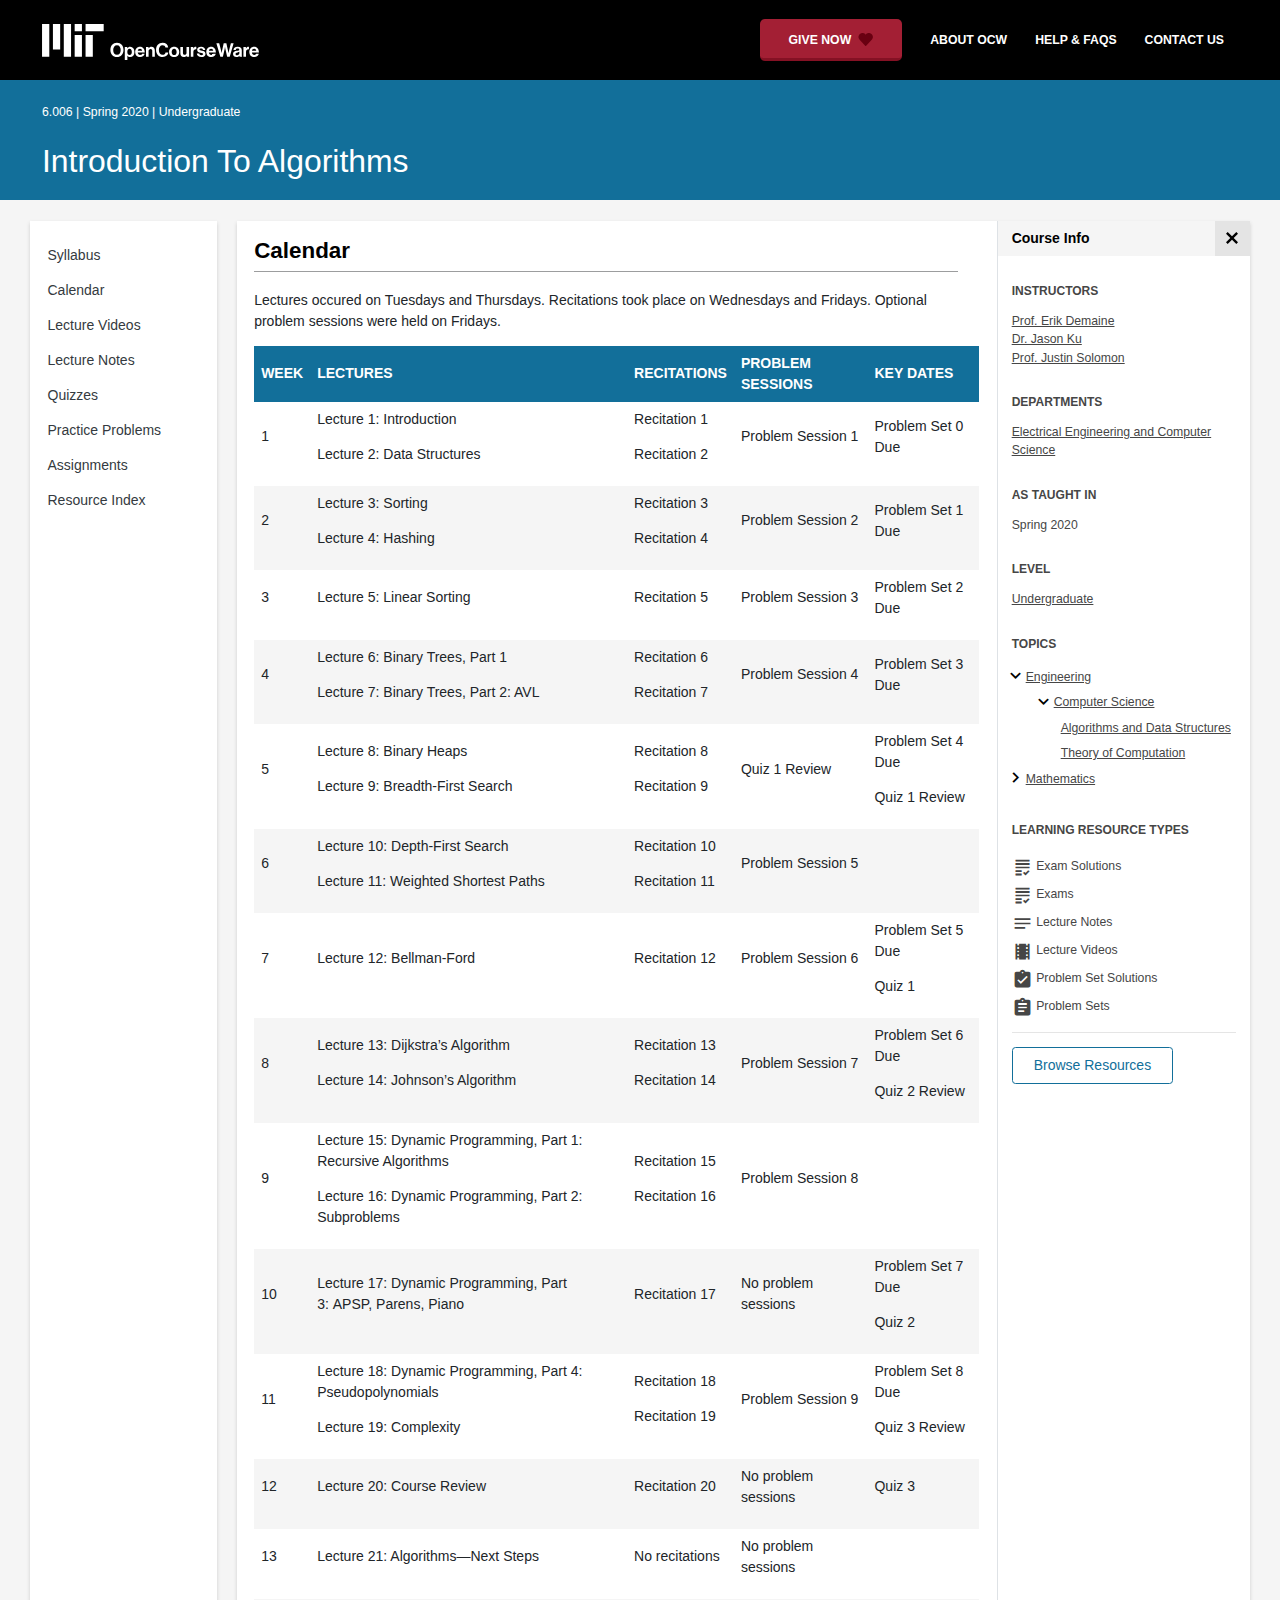
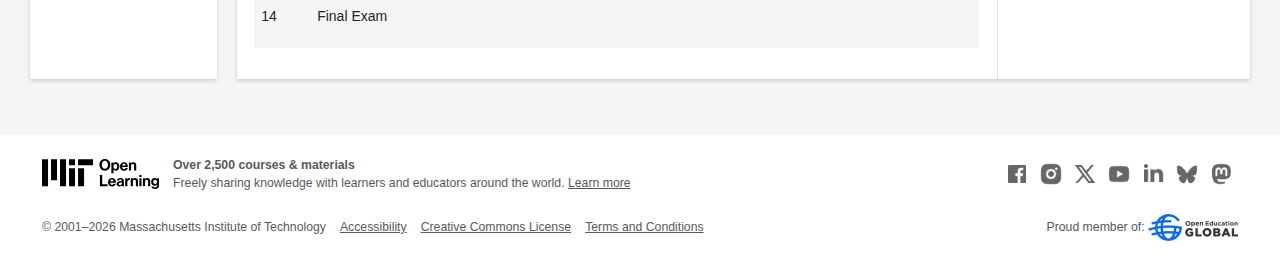
<file: 6.006-spring-2020/pages/calendar/index.html>
<!doctype html>
<html lang="en">
<head>
  
    
    <script>(function(w,d,s,l,i){w[l]=w[l]||[];w[l].push({'gtm.start':
    new Date().getTime(),event:'gtm.js'});var f=d.getElementsByTagName(s)[0],
    j=d.createElement(s),dl=l!='dataLayer'?'&l='+l:'';j.async=true;j.src=
    'https://www.googletagmanager.com/gtm.js?id='+i+dl;f.parentNode.insertBefore(j,f);
    })(window,document,'script','dataLayer','GTM-NMQZ25T');</script>
    
  
  




    
    <link href="../../static_shared/css/course_offline.41451.css" rel="stylesheet">
    

    
    <link href="../../static_shared/css/common.41451.css" rel="stylesheet">
    


  
  <meta charset="utf-8">
  <meta name="viewport" content="width=device-width, initial-scale=1, viewport-fit=cover">
  <meta name="description" content="Calendar of lectures, recitations, and key dates for 6.006 Introduction to Algorithms.">
  <meta name="keywords" content="opencourseware,MIT OCW,courseware,MIT opencourseware,Free Courses,class notes,class syllabus,class materials,tutorials,online courses,MIT courses">
  
  <meta property="og:site_name" content="MIT OpenCourseWare">
  <meta property="og:type" content="website" />
  <meta property="og:url" content="https://ocw.mit.edu/courses/6-006-introduction-to-algorithms-spring-2020/pages/calendar/" />
  <meta property="og:title" content="Calendar | Introduction to Algorithms | Electrical Engineering and Computer Science | MIT OpenCourseWare" />
  <meta property="og:description" content="Calendar of lectures, recitations, and key dates for 6.006 Introduction to Algorithms." />

  

<meta property="og:image" content="https://ocw.mit.edu/courses/6-006-introduction-to-algorithms-spring-2020/5a62336c0a97b276d6141b0b7f070b5b_6-006s20.png" />
<meta name="twitter:card" content="summary_large_image" />
<meta name="twitter:site" content="@mitocw" />
<meta name="twitter:image:src" content="https://ocw.mit.edu/courses/6-006-introduction-to-algorithms-spring-2020/5a62336c0a97b276d6141b0b7f070b5b_6-006s20.png" />

  <link rel="canonical" href="https://ocw.mit.edu/courses/6-006-introduction-to-algorithms-spring-2020/pages/calendar/" />

  <script type="application/ld+json">
      {
        "@context": "http://schema.org/",
        "@type" : "WebPage",
        "name": "MIT OpenCourseWare",
        "description": "Calendar of lectures, recitations, and key dates for 6.006 Introduction to Algorithms.",
        "license": "http://creativecommons.org/licenses/by-nc-sa/4.0/",
        "publisher": {
          "@type": "CollegeOrUniversity",
          "name": "MIT OpenCourseWare"
        }
      }
  </script>

  <title>Calendar | Introduction to Algorithms | Electrical Engineering and Computer Science | MIT OpenCourseWare</title>
  <style>
  @font-face {
    font-family: 'Material Icons';
    font-style: normal;
    font-weight: 400;
    src: local('Material Icons'),
      local('MaterialIcons-Regular'),
      url(../../static_shared/fonts/MaterialIcons-Regular.subset.84f45410d085472240e2.woff2) format('woff2'),
      url(../../static_shared/fonts/MaterialIcons-Regular.subset.8167faf7e3a9170d282a.woff) format('woff'),
      url(../../static_shared/fonts/MaterialIcons-Regular.subset.0beb27f30d92440091b4.ttf) format('truetype');
  }
  @font-face {
    font-family: 'Material Icons Round';
    font-style: normal;
    font-weight: 400;
    src: local("MaterialIcons-Round"),
    url(../../static_shared/fonts/MaterialIconsRound-Regular.subset.7154eae1d0e60e0dabe4.woff2) format('woff2');
  }
  @font-face {
    font-family: 'Cardo Bold';
    font-style: normal;
    font-weight: bold;
    src: local('Cardo'),
      local('Cardo-Bold'),
      url(../../static_shared/fonts/Cardo-Bold.d7bf1aa6f322a64b2fc3.ttf) format('truetype');
  }
  @font-face {
    font-family: 'Cardo Italic';
    font-style: italic;
    font-weight: 400;
    src: local('Cardo'),
      local('Cardo-Italic'),
      url(../../static_shared/fonts/Cardo-Italic.0935d2ebbc05be3559b1.ttf) format('truetype');
  }
  @font-face {
    font-family: 'Helvetica Light';
    font-style: normal`;
    font-weight: 400;
    src: local('Helvetica Light'),
      local('Helvetica-Light'),
      url(../../static_shared/fonts/Helvetica-Light.70359849afb40079a1c8.ttf) format('truetype');
  }
  .external-link.nav-link::after {
    background-image: url('../../static_shared/images/external_link.58bbdd86c00a2c146c36.svg'); 
  }
  </style>
</head>


<body class="course-home-page">
  
    
    <noscript><iframe src="https://www.googletagmanager.com/ns.html?id=GTM-NMQZ25T"
    height="0" width="0" style="display:none;visibility:hidden"></iframe></noscript>
    
  
  <div class="overflow-auto">
    <span class="course-header">
    <div
  id="mobile-course-nav"
  class="navbar-offcanvas offcanvas-toggle offcanvas-toggle-close medium-and-below-only drawer">
  <h3 class="my-4 d-flex align-items-center justify-content-between">
    Browse Course Material
    <button
      class="btn"
      type="button"
      aria-label="Close Course Menu"
      onclick="$('#mobile-course-nav-toggle').click();"
      id="close-mobile-course-menu-button"
      >
      <img
        src="../../static_shared/images/close_small.b0a2684ccc0da6407a56.svg"
        alt=""
        width="12px"
      />
    </button>
  </h3>
  

<nav class="course-nav" aria-label="Course materials">
  <ul class="w-100 m-auto list-unstyled">
    
      









<li class="course-nav-list-item">
  <div class="course-nav-parent d-flex flex-direction-row align-items-center justify-content-between">
    <span class="course-nav-text-wrapper">
      
        <a class="text-dark nav-link"
          data-uuid="806697d9-a77b-cfb5-791d-be64ae934dc9"
           href="../../pages/syllabus/index.html" >
          Syllabus
        </a>
      
    </span>
    
  </div>
  
  <span class="medium-and-below-only"><hr/></span>
  
  <ul
    class="course-nav-child-nav m-auto collapse"
    id="nav-container_mobile_806697d9-a77b-cfb5-791d-be64ae934dc9"
    aria-labelledby="nav-button_mobile_806697d9-a77b-cfb5-791d-be64ae934dc9"
  >
    
  </ul>
</li>

    
      









<li class="course-nav-list-item">
  <div class="course-nav-parent d-flex flex-direction-row align-items-center justify-content-between">
    <span class="course-nav-text-wrapper">
      
        <a class="text-dark nav-link"
          data-uuid="7d2ea4af-b24a-df20-2423-9a0889bc50ab"
           href="../../pages/calendar/index.html" >
          Calendar
        </a>
      
    </span>
    
  </div>
  
  <span class="medium-and-below-only"><hr/></span>
  
  <ul
    class="course-nav-child-nav m-auto collapse"
    id="nav-container_mobile_7d2ea4af-b24a-df20-2423-9a0889bc50ab"
    aria-labelledby="nav-button_mobile_7d2ea4af-b24a-df20-2423-9a0889bc50ab"
  >
    
  </ul>
</li>

    
      









<li class="course-nav-list-item">
  <div class="course-nav-parent d-flex flex-direction-row align-items-center justify-content-between">
    <span class="course-nav-text-wrapper">
      
        <a class="text-dark nav-link"
          data-uuid="2dd8a6bf-697c-cc23-b282-ae6f9dec5b6f"
           href="../../video_galleries/lecture-videos/index.html" >
          Lecture Videos
        </a>
      
    </span>
    
  </div>
  
  <span class="medium-and-below-only"><hr/></span>
  
  <ul
    class="course-nav-child-nav m-auto collapse"
    id="nav-container_mobile_2dd8a6bf-697c-cc23-b282-ae6f9dec5b6f"
    aria-labelledby="nav-button_mobile_2dd8a6bf-697c-cc23-b282-ae6f9dec5b6f"
  >
    
  </ul>
</li>

    
      









<li class="course-nav-list-item">
  <div class="course-nav-parent d-flex flex-direction-row align-items-center justify-content-between">
    <span class="course-nav-text-wrapper">
      
        <a class="text-dark nav-link"
          data-uuid="51ba9637-0a92-32f2-88ab-0bef851c9ad4"
           href="../../pages/lecture-notes/index.html" >
          Lecture Notes
        </a>
      
    </span>
    
  </div>
  
  <span class="medium-and-below-only"><hr/></span>
  
  <ul
    class="course-nav-child-nav m-auto collapse"
    id="nav-container_mobile_51ba9637-0a92-32f2-88ab-0bef851c9ad4"
    aria-labelledby="nav-button_mobile_51ba9637-0a92-32f2-88ab-0bef851c9ad4"
  >
    
  </ul>
</li>

    
      









<li class="course-nav-list-item">
  <div class="course-nav-parent d-flex flex-direction-row align-items-center justify-content-between">
    <span class="course-nav-text-wrapper">
      
        <a class="text-dark nav-link"
          data-uuid="400e6a8d-35c4-e497-f645-fe19629c58f3"
           href="../../pages/quizzes/index.html" >
          Quizzes
        </a>
      
    </span>
    
  </div>
  
  <span class="medium-and-below-only"><hr/></span>
  
  <ul
    class="course-nav-child-nav m-auto collapse"
    id="nav-container_mobile_400e6a8d-35c4-e497-f645-fe19629c58f3"
    aria-labelledby="nav-button_mobile_400e6a8d-35c4-e497-f645-fe19629c58f3"
  >
    
  </ul>
</li>

    
      









<li class="course-nav-list-item">
  <div class="course-nav-parent d-flex flex-direction-row align-items-center justify-content-between">
    <span class="course-nav-text-wrapper">
      
        <a class="text-dark nav-link"
          data-uuid="60da50f1-00f1-a813-476b-6e6a65e98226"
           href="../../pages/practice-problems/index.html" >
          Practice Problems
        </a>
      
    </span>
    
  </div>
  
  <span class="medium-and-below-only"><hr/></span>
  
  <ul
    class="course-nav-child-nav m-auto collapse"
    id="nav-container_mobile_60da50f1-00f1-a813-476b-6e6a65e98226"
    aria-labelledby="nav-button_mobile_60da50f1-00f1-a813-476b-6e6a65e98226"
  >
    
  </ul>
</li>

    
      









<li class="course-nav-list-item">
  <div class="course-nav-parent d-flex flex-direction-row align-items-center justify-content-between">
    <span class="course-nav-text-wrapper">
      
        <a class="text-dark nav-link"
          data-uuid="bdb6c046-d849-dd11-ab64-cdea4975d145"
           href="../../pages/assignments/index.html" >
          Assignments
        </a>
      
    </span>
    
  </div>
  
  <span class="medium-and-below-only"><hr/></span>
  
  <ul
    class="course-nav-child-nav m-auto collapse"
    id="nav-container_mobile_bdb6c046-d849-dd11-ab64-cdea4975d145"
    aria-labelledby="nav-button_mobile_bdb6c046-d849-dd11-ab64-cdea4975d145"
  >
    
  </ul>
</li>

    
      









<li class="course-nav-list-item">
  <div class="course-nav-parent d-flex flex-direction-row align-items-center justify-content-between">
    <span class="course-nav-text-wrapper">
      
        <a class="text-dark nav-link"
          data-uuid="d8f3bab7-a81a-a2de-20cc-c78674a64694"
           href="../../pages/resource-index/index.html" >
          Resource Index
        </a>
      
    </span>
    
  </div>
  
  <span class="medium-and-below-only"><hr/></span>
  
  <ul
    class="course-nav-child-nav m-auto collapse"
    id="nav-container_mobile_d8f3bab7-a81a-a2de-20cc-c78674a64694"
    aria-labelledby="nav-button_mobile_d8f3bab7-a81a-a2de-20cc-c78674a64694"
  >
    
  </ul>
</li>

    
  </ul>
</nav>

</div>

    <div
  id="course-info-drawer"
  class="bg-faded pt-3 bg-light navbar-offcanvas navbar-offcanvas-right medium-and-below-only drawer"
>
  <div class="col-12">
    <button
      class="btn close-mobile-course-info"
      type="button"
      aria-label="Close Course Info"
      onclick="$('#mobile-course-info-toggle').click();"
      id="close-mobile-course-info-button"
      >
      <img
        class=""
        src="../../static_shared/images/close_small.b0a2684ccc0da6407a56.svg"
        alt=""
        width="12px"
      />
    </button>
  </div>
    

<div class="course-info">
  <div class="course-detail-title bg-light-gray">
    <h2 class="font-black py-1 pl-3 m-0">
      Course Info
    </h2>
  </div>
  <div class="px-3 mt-4">
    <div class="row">
      <div class="col-12 ">
        
        <div class="">
          
          <h5 class="panel-course-info-title ">
            Instructors
            </h5>
          <div class="course-info-content panel-course-info-text">
            




<ul class="list-unstyled m-0">
  
  
  
    
  
  <li>
    <a   class="course-info-instructor strip-link-offline"    href="https://ocw.mit.edu/search/?q=Prof.&#43;Erik&#43;Demaine"  >Prof. Erik Demaine</a>
  </li>
  
  
  
    
  
  <li>
    <a   class="course-info-instructor strip-link-offline"    href="https://ocw.mit.edu/search/?q=Dr.&#43;Jason&#43;Ku"  >Dr. Jason Ku</a>
  </li>
  
  
  
    
  
  <li>
    <a   class="course-info-instructor strip-link-offline"    href="https://ocw.mit.edu/search/?q=Prof.&#43;Justin&#43;Solomon"  >Prof. Justin Solomon</a>
  </li>
  
</ul>


          </div>
        </div>
        
        
          
          
            <div class="mt-4">
              <h5 class="panel-course-info-title ">
                Departments
              </h5>
              <div class="course-info-content panel-course-info-text">
                




<ul class="list-unstyled m-0">
  
  
  
    
  
  <li>
    <a   class="course-info-department strip-link-offline"    href="https://ocw.mit.edu/search/?d=Electrical&#43;Engineering&#43;and&#43;Computer&#43;Science"  >Electrical Engineering and Computer Science</a>
  </li>
  
</ul>


              </div>
            </div>
          
         
        
        <div class="mt-4">
          <h5 class="panel-course-info-title ">
            As Taught In
          </h5>
          <div class="course-info-content panel-course-info-text">
            Spring
            
              2020
            
          </div>
        </div>

        <div class="mt-4">
          <h5 class="panel-course-info-title ">
            Level
          </h5>
          <div class="course-info-content panel-course-info-text">
            
              
                <a   class=" strip-link-offline"    href="https://ocw.mit.edu/search/?l=Undergraduate"  >Undergraduate</a><br />
              
            
          </div>
        </div>
        
      </div>

      
    </div>
  </div>
</div>

  





<div class=" mt-4">
  <h5 class="panel-course-info-title ">
    Topics
  </h5>
  <ul class="list-unstyled pb-2 m-0 panel-course-info-text">
      <li>








<div class="position-relative pt-1 pb-1 pl-4 ml-n2 ">
  
  <button
    type="button"
    class="topic-toggle border-0 bg-transparent pl-0"
    data-target="#subtopic-container_mobile_0"
    data-toggle="collapse"
    aria-controls="subtopic-container_mobile_0"
    aria-expanded="true"
    aria-label="Engineering subtopics"
  >
    <i aria-hidden="true" class="material-icons"></i>
  </button>
  
  <span class="topic-text-wrapper">
    <a   class="text-black course-info-topic strip-link-offline"    href="https://ocw.mit.edu/search/?t=Engineering"  >Engineering</a></span>
</div>

<ul
  class="pl-4 subtopic-container collapse show list-unstyled"
  id="subtopic-container_mobile_0"
  aria-label="Subtopics"
>
  
  
  
  <li>
    <div class="position-relative pt-1 pb-1  pl-4 ">
      
      <button
        class="topic-toggle border-0 bg-transparent pl-0"
        data-target="#speciality-container_mobile_0_0"
        data-toggle="collapse"
        aria-controls="speciality-container_mobile_0_0"
        aria-expanded="true"
        aria-label="Computer Science specialties"
      >
        <i aria-hidden="true" class="material-icons"></i>
      </button>
      
      <span class="topic-text-wrapper">
        
        <a   class="text-black course-info-topic strip-link-offline"    href="https://ocw.mit.edu/search/?t=Computer&#43;Science"  >Computer Science</a></span>
    </div>
    <ul
      class="collapse show list-unstyled"
      id="speciality-container_mobile_0_0"
      aria-label="Specialties"
    >
      
      <li class="pt-1 pb-1 pl-5">
        <span class="topic-text-wrapper">
          
          <a   class="text-black course-info-topic strip-link-offline"    href="https://ocw.mit.edu/search/?t=Algorithms&#43;and&#43;Data&#43;Structures"  >Algorithms and Data Structures</a></span>
      </li>
      
      <li class="pt-1 pb-1 pl-5">
        <span class="topic-text-wrapper">
          
          <a   class="text-black course-info-topic strip-link-offline"    href="https://ocw.mit.edu/search/?t=Theory&#43;of&#43;Computation"  >Theory of Computation</a></span>
      </li>
      
    </ul>
    
  </li>
  
</ul>

</li>
      <li>








<div class="position-relative pt-1 pb-1 pl-4 ml-n2 ">
  
  <button
    type="button"
    class="topic-toggle border-0 bg-transparent pl-0"
    data-target="#subtopic-container_mobile_1"
    data-toggle="collapse"
    aria-controls="subtopic-container_mobile_1"
    aria-expanded="false"
    aria-label="Mathematics subtopics"
  >
    <i aria-hidden="true" class="material-icons"></i>
  </button>
  
  <span class="topic-text-wrapper">
    <a   class="text-black course-info-topic strip-link-offline"    href="https://ocw.mit.edu/search/?t=Mathematics"  >Mathematics</a></span>
</div>

<ul
  class="pl-4 subtopic-container collapse list-unstyled"
  id="subtopic-container_mobile_1"
  aria-label="Subtopics"
>
  
  
  
  <li>
    <div class="position-relative pt-1 pb-1  pl-2 ">
      
      <span class="topic-text-wrapper">
        
        <a   class="text-black course-info-topic strip-link-offline"    href="https://ocw.mit.edu/search/?t=Computation"  >Computation</a></span>
    </div>
    <ul
      class="collapse list-unstyled"
      id="speciality-container_mobile_1_0"
      aria-label="Specialties"
    >
      
    </ul>
    
  </li>
  
</ul>

</li>
      
  </ul>
</div>

  



<div class="">
  <h5 class="course-detail-title panel-course-info-title mt-3">
    Learning Resource Types
  </h5>
  <div>
    <div class="row d-inline m-0">
      
        <div class="panel-course-info-text my-2">
          

<div class="">
  <div class="d-flex">
    <i aria-hidden="true" class="material-icons pr-1">grading</i>
    <span>Exam Solutions</span>
  </div>
</div>

        </div>
      
        <div class="panel-course-info-text my-2">
          

<div class="">
  <div class="d-flex">
    <i aria-hidden="true" class="material-icons pr-1">grading</i>
    <span>Exams</span>
  </div>
</div>

        </div>
      
        <div class="panel-course-info-text my-2">
          

<div class="">
  <div class="d-flex">
    <i aria-hidden="true" class="material-icons pr-1">notes</i>
    <span>Lecture Notes</span>
  </div>
</div>

        </div>
      
        <div class="panel-course-info-text my-2">
          

<div class="">
  <div class="d-flex">
    <i aria-hidden="true" class="material-icons pr-1">theaters</i>
    <span>Lecture Videos</span>
  </div>
</div>

        </div>
      
        <div class="panel-course-info-text my-2">
          

<div class="">
  <div class="d-flex">
    <i aria-hidden="true" class="material-icons pr-1">assignment_turned_in</i>
    <span>Problem Set Solutions</span>
  </div>
</div>

        </div>
      
        <div class="panel-course-info-text my-2">
          

<div class="">
  <div class="d-flex">
    <i aria-hidden="true" class="material-icons pr-1">assignment</i>
    <span>Problem Sets</span>
  </div>
</div>

        </div>
      
    </div>
  </div>
</div>


  


<hr>
<div class="pb-3">
  <a class="download-course-link-button btn btn-outline-primary btn-link link-button text-decoration-none px-4 py-2"
    role="button"
    href="../../download/index.html">
    <div class="text-center w-100">Browse Resources</div>
  </a>
</div>

</div>

    





<div id="mobile-header" class="position-relative bg-black medium-and-below-only">
  <nav class="navbar navbar-expand-lg navbar-dark bg-black d-flex">
    <button
      class="navbar-toggler"
      type="button"
      data-toggle="collapse"
      data-target="#navbarSupportedContent"
      aria-controls="navbarSupportedContent"
      aria-expanded="false"
      aria-label="Toggle navigation"
    >
      <i class="material-icons display-4 text-white align-bottom">menu</i>
    </button>
    <div class="mx-auto">
      <a href="https://ocw.mit.edu/">
        <img width="200" src="../../static_shared/images/ocw_logo_white.cabdc9a745b03db3dad4.svg" alt="MIT OpenCourseWare"/>
      </a>
    </div>
    <div class="user-menu-container"></div>
    <div class="collapse navbar-collapse" id="navbarSupportedContent">
      <ul class="navbar-nav mr-auto pl-2 pt-2">
        <li class="nav-item"></li>
        <li class="nav-item">
          <a   class="nav-link"    href="https://giving.mit.edu/give/to/ocw/?utm_source=ocw&amp;utm_medium=homepage_banner&amp;utm_campaign=nextgen_home"  >Give Now</a>
        </li>
        <li class="nav-item">
          <a   class="nav-link"    href="https://ocw.mit.edu/about"  >About OCW</a>
        </li>
        <li class="nav-item">
          <a   class="nav-link"   target="_blank"   href="https://mitocw.zendesk.com/hc/en-us"  >Help &amp; Faqs</a>
        </li>
        <li class="nav-item">
          <a   class="nav-link"    href="https://ocw.mit.edu/contact"  >Contact Us</a>
        </li>
      </ul>
    </div>
  </nav>
</div>


<div id="desktop-header">
  <div class="contents">
    <div class="left">
      <div class="ocw-logo">
        <a href="https://ocw.mit.edu/">
          <img src="../../static_shared/images/ocw_logo_white.cabdc9a745b03db3dad4.svg" alt="MIT OpenCourseWare" />
        </a>
      </div>
    </div>
    <div class="right">
      
      <a class="give-button text-white text-decoration-none font-weight-bold small-link d-flex align-items-center" aria-label="Give Now - Donate to MIT OpenCourseWare" href="https://giving.mit.edu/give/to/ocw/?utm_source=ocw&amp;utm_medium=homepage_banner&amp;utm_campaign=nextgen_home">
        <span class="m-0 pr-2">GIVE NOW</span>
        <img src="../../static_shared/images/heart_burgundy.e7c8635e8cc6538b89fa.svg" class="heart-burgundy" alt="" />
      </a>
      <a   class="text-white text-decoration-none font-weight-bold pl-5 pr-3 py-2"    href="https://ocw.mit.edu/about"  >about ocw</a>
      <a   class="text-white text-decoration-none font-weight-bold px-3 py-2"   target="_blank"   href="https://mitocw.zendesk.com/hc/en-us"  >help &amp; faqs</a>
      <a   class="text-white text-decoration-none font-weight-bold px-3 py-2"    href="https://ocw.mit.edu/contact"  >contact us</a>
      <div class="user-menu-container"></div>
    </div>
  </div>
</div>

<div id="user-list-modal-container"></div>
<div id="create-user-list-modal-container"></div>
    </span>
    
    

<div id="course-banner" class="p-0">
  <div class="max-content-width course-banner-content m-auto py-3">
    <div class="row">
    <div class="col-11">
      
      <span class="course-number-term-detail">6.006 | Spring 2020 | Undergraduate</span>
      <br>
      <br>
      <h1>
        <a
          class="text-capitalize m-0 text-white"
          href="../../index.html"
        >Introduction to Algorithms</a>
      </h1>
    </div>
    <div class="col-1"><div class="bookmark-button-container" data-resourcereadableid="6.006&#43;spring_2020"></div>
    </div>
    </div>
  </div>
</div>


    <div id="course-main-content">
      <div class="row">
        <div class="col-12 course-home-grid">
          <div class="medium-and-below-only">
            <div class="d-flex align-items-center mb-3">
              <div class="col-6 px-0">
                <div>
  <button
    id="mobile-course-nav-toggle"
    class="mobile-course-nav-toggle-btn d-inline-flex align-items-center offcanvas-toggle"
    data-toggle="offcanvas"
    data-target="#mobile-course-nav"
  >
    <img src="../../static_shared/images/expand.a062b1c47b121e3c7e03.svg" alt=""/>
    <span class="pl-1">Menu</span>
  </button>
</div>

              </div>
              <div class="col-6 px-0">
                


  <button 
    class="btn btn-link float-right mobile-course-info-toggle-btn toggle navbar-toggle offcanvas-toggle"
    id="mobile-course-info-toggle"
    data-toggle="offcanvas" 
    data-target="#course-info-drawer">
    More Info
  </button>


              </div>
            </div>
          </div>
        </div>
      </div>
      <div class="row course-cards">
        <div class="col-2 course-home-grid large-and-above-only">  
          <div class="card">
  <div class="card-body pr-2">
    

<nav class="course-nav" aria-label="Course materials">
  <ul class="w-100 m-auto list-unstyled">
    
      









<li class="course-nav-list-item">
  <div class="course-nav-parent d-flex flex-direction-row align-items-center justify-content-between">
    <span class="course-nav-text-wrapper">
      
        <a class="text-dark nav-link"
          data-uuid="806697d9-a77b-cfb5-791d-be64ae934dc9"
           href="../../pages/syllabus/index.html" >
          Syllabus
        </a>
      
    </span>
    
  </div>
  
  <span class="medium-and-below-only"><hr/></span>
  
  <ul
    class="course-nav-child-nav m-auto collapse"
    id="nav-container_desktop_806697d9-a77b-cfb5-791d-be64ae934dc9"
    aria-labelledby="nav-button_desktop_806697d9-a77b-cfb5-791d-be64ae934dc9"
  >
    
  </ul>
</li>

    
      









<li class="course-nav-list-item">
  <div class="course-nav-parent d-flex flex-direction-row align-items-center justify-content-between">
    <span class="course-nav-text-wrapper">
      
        <a class="text-dark nav-link"
          data-uuid="7d2ea4af-b24a-df20-2423-9a0889bc50ab"
           href="../../pages/calendar/index.html" >
          Calendar
        </a>
      
    </span>
    
  </div>
  
  <span class="medium-and-below-only"><hr/></span>
  
  <ul
    class="course-nav-child-nav m-auto collapse"
    id="nav-container_desktop_7d2ea4af-b24a-df20-2423-9a0889bc50ab"
    aria-labelledby="nav-button_desktop_7d2ea4af-b24a-df20-2423-9a0889bc50ab"
  >
    
  </ul>
</li>

    
      









<li class="course-nav-list-item">
  <div class="course-nav-parent d-flex flex-direction-row align-items-center justify-content-between">
    <span class="course-nav-text-wrapper">
      
        <a class="text-dark nav-link"
          data-uuid="2dd8a6bf-697c-cc23-b282-ae6f9dec5b6f"
           href="../../video_galleries/lecture-videos/index.html" >
          Lecture Videos
        </a>
      
    </span>
    
  </div>
  
  <span class="medium-and-below-only"><hr/></span>
  
  <ul
    class="course-nav-child-nav m-auto collapse"
    id="nav-container_desktop_2dd8a6bf-697c-cc23-b282-ae6f9dec5b6f"
    aria-labelledby="nav-button_desktop_2dd8a6bf-697c-cc23-b282-ae6f9dec5b6f"
  >
    
  </ul>
</li>

    
      









<li class="course-nav-list-item">
  <div class="course-nav-parent d-flex flex-direction-row align-items-center justify-content-between">
    <span class="course-nav-text-wrapper">
      
        <a class="text-dark nav-link"
          data-uuid="51ba9637-0a92-32f2-88ab-0bef851c9ad4"
           href="../../pages/lecture-notes/index.html" >
          Lecture Notes
        </a>
      
    </span>
    
  </div>
  
  <span class="medium-and-below-only"><hr/></span>
  
  <ul
    class="course-nav-child-nav m-auto collapse"
    id="nav-container_desktop_51ba9637-0a92-32f2-88ab-0bef851c9ad4"
    aria-labelledby="nav-button_desktop_51ba9637-0a92-32f2-88ab-0bef851c9ad4"
  >
    
  </ul>
</li>

    
      









<li class="course-nav-list-item">
  <div class="course-nav-parent d-flex flex-direction-row align-items-center justify-content-between">
    <span class="course-nav-text-wrapper">
      
        <a class="text-dark nav-link"
          data-uuid="400e6a8d-35c4-e497-f645-fe19629c58f3"
           href="../../pages/quizzes/index.html" >
          Quizzes
        </a>
      
    </span>
    
  </div>
  
  <span class="medium-and-below-only"><hr/></span>
  
  <ul
    class="course-nav-child-nav m-auto collapse"
    id="nav-container_desktop_400e6a8d-35c4-e497-f645-fe19629c58f3"
    aria-labelledby="nav-button_desktop_400e6a8d-35c4-e497-f645-fe19629c58f3"
  >
    
  </ul>
</li>

    
      









<li class="course-nav-list-item">
  <div class="course-nav-parent d-flex flex-direction-row align-items-center justify-content-between">
    <span class="course-nav-text-wrapper">
      
        <a class="text-dark nav-link"
          data-uuid="60da50f1-00f1-a813-476b-6e6a65e98226"
           href="../../pages/practice-problems/index.html" >
          Practice Problems
        </a>
      
    </span>
    
  </div>
  
  <span class="medium-and-below-only"><hr/></span>
  
  <ul
    class="course-nav-child-nav m-auto collapse"
    id="nav-container_desktop_60da50f1-00f1-a813-476b-6e6a65e98226"
    aria-labelledby="nav-button_desktop_60da50f1-00f1-a813-476b-6e6a65e98226"
  >
    
  </ul>
</li>

    
      









<li class="course-nav-list-item">
  <div class="course-nav-parent d-flex flex-direction-row align-items-center justify-content-between">
    <span class="course-nav-text-wrapper">
      
        <a class="text-dark nav-link"
          data-uuid="bdb6c046-d849-dd11-ab64-cdea4975d145"
           href="../../pages/assignments/index.html" >
          Assignments
        </a>
      
    </span>
    
  </div>
  
  <span class="medium-and-below-only"><hr/></span>
  
  <ul
    class="course-nav-child-nav m-auto collapse"
    id="nav-container_desktop_bdb6c046-d849-dd11-ab64-cdea4975d145"
    aria-labelledby="nav-button_desktop_bdb6c046-d849-dd11-ab64-cdea4975d145"
  >
    
  </ul>
</li>

    
      









<li class="course-nav-list-item">
  <div class="course-nav-parent d-flex flex-direction-row align-items-center justify-content-between">
    <span class="course-nav-text-wrapper">
      
        <a class="text-dark nav-link"
          data-uuid="d8f3bab7-a81a-a2de-20cc-c78674a64694"
           href="../../pages/resource-index/index.html" >
          Resource Index
        </a>
      
    </span>
    
  </div>
  
  <span class="medium-and-below-only"><hr/></span>
  
  <ul
    class="course-nav-child-nav m-auto collapse"
    id="nav-container_desktop_d8f3bab7-a81a-a2de-20cc-c78674a64694"
    aria-labelledby="nav-button_desktop_d8f3bab7-a81a-a2de-20cc-c78674a64694"
  >
    
  </ul>
</li>

    
  </ul>
</nav>

  </div>
</div>

        </div>
        <div class="col-sm-12 col-lg-10 course-home-grid">
          <div class="">
            <div class="card">
              <div class="d-flex justify-content-between">
                <div class="p-0 col-lg-9" id="main-course-section">
                  <div class="card-body">
                    
<div class="mb-2">
  <header>
  <div class="course-section-title-container">
    <div id="course-title">
      
      <h2 class="pb-1 mb-1">Calendar</h2>
    </div>
  </div>
</header>

  <article class="content pt-3 mt-1">
    <main id="course-content-section"><p>Lectures occured on Tuesdays and Thursdays. Recitations took place on Wednesdays and Fridays. Optional problem sessions were held on Fridays. </p>
<p><table>

<thead>

<tr>

<th>

Week
</th>

<th>

Lectures
</th>

<th>

Recitations
</th>

<th>

Problem Sessions
</th>

<th>

Key Dates
</th>
</p>
</tr>

<p></thead>

<tr>

<td>
</p>
<p>1</p>
<p></td>

<td>
</p>
<p>Lecture 1: Introduction</p>
<p>Lecture 2: Data Structures</p>
<p></td>

<td>
</p>
<p>Recitation 1</p>
<p>Recitation 2</p>
<p></td>

<td>
</p>
<p>Problem Session 1</p>
<p></td>

<td>
</p>
<p>Problem Set 0 Due </p>
</td>

<p></tr>

<tr>

<td>
</p>
<p>2</p>
<p></td>

<td>
</p>
<p>Lecture 3: Sorting</p>
<p>Lecture 4: Hashing</p>
<p></td>

<td>
</p>
<p>Recitation 3</p>
<p>Recitation 4</p>
<p></td>

<td>
</p>
<p>Problem Session 2</p>
<p></td>

<td>
</p>
<p>Problem Set 1 Due</p>
</td>

<p></tr>

<tr>

<td>
</p>
<p>3</p>
<p></td>

<td>
</p>
<p>Lecture 5: Linear Sorting</p>
<p></td>

<td>
</p>
<p>Recitation 5</p>
<p></td>

<td>
</p>
<p>Problem Session 3</p>
<p></td>

<td>
</p>
<p>Problem Set 2 Due</p>
</td>

<p></tr>

<tr>

<td>
</p>
<p>4</p>
<p></td>

<td>
</p>
<p>Lecture 6: Binary Trees, Part 1</p>
<p>Lecture 7: Binary Trees, Part 2: AVL</p>
<p></td>

<td>
</p>
<p>Recitation 6</p>
<p>Recitation 7</p>
<p></td>

<td>
</p>
<p>Problem Session 4</p>
<p></td>

<td>
</p>
<p>Problem Set 3 Due</p>
</td>

<p></tr>

<tr>

<td>
</p>
<p>5</p>
<p></td>

<td>
</p>
<p>Lecture 8: Binary Heaps</p>
<p>Lecture 9: Breadth-First Search</p>
<p></td>

<td>
</p>
<p>Recitation 8</p>
<p>Recitation 9</p>
<p></td>

<td>
</p>
<p>Quiz 1 Review</p>
<p></td>

<td>
</p>
<p>Problem Set 4 Due</p>
<p>Quiz 1 Review</p>
</td>

<p></tr>

<tr>

<td>
</p>
<p>6</p>
<p></td>

<td>
</p>
<p>Lecture 10: Depth-First Search</p>
<p>Lecture 11: Weighted Shortest Paths</p>
<p></td>

<td>
</p>
<p>Recitation 10</p>
<p>Recitation 11</p>
<p></td>

<td>
</p>
<p>Problem Session 5</p>
<p></td>

<td>

 
</td>
</p>
<p></tr>

<tr>

<td>
</p>
<p>7</p>
<p></td>

<td>
</p>
<p>Lecture 12: Bellman-Ford</p>
<p></td>

<td>
</p>
<p>Recitation 12</p>
<p></td>

<td>
</p>
<p>Problem Session 6</p>
<p></td>

<td>
</p>
<p>Problem Set 5 Due</p>
<p>Quiz 1</p>
</td>

<p></tr>

<tr>

<td>
</p>
<p>8</p>
<p></td>

<td>
</p>
<p>Lecture 13: Dijkstra&rsquo;s Algorithm</p>
<p>Lecture 14: Johnson&rsquo;s Algorithm</p>
<p></td>

<td>
</p>
<p>Recitation 13</p>
<p>Recitation 14</p>
<p></td>

<td>
</p>
<p>Problem Session 7</p>
<p></td>

<td>
</p>
<p>Problem Set 6 Due</p>
<p>Quiz 2 Review</p>
</td>

<p></tr>

<tr>

<td>
</p>
<p>9</p>
<p></td>

<td>
</p>
<p>Lecture 15: Dynamic Programming, Part 1: Recursive Algorithms</p>
<p>Lecture 16: Dynamic Programming, Part 2: Subproblems</p>
<p></td>

<td>
</p>
<p>Recitation 15</p>
<p>Recitation 16</p>
<p></td>

<td>
</p>
<p>Problem Session 8</p>
<p></td>

<td>

 
</td>
</p>
<p></tr>

<tr>

<td>
</p>
<p>10</p>
<p></td>

<td>
</p>
<p>Lecture 17: Dynamic Programming, Part 3: APSP, Parens, Piano</p>
<p></td>

<td>
</p>
<p>Recitation 17</p>
<p></td>

<td>
</p>
<p>No problem sessions</p>
<p></td>

<td>
</p>
<p>Problem Set 7 Due</p>
<p>Quiz 2</p>
</td>

<p></tr>

<tr>

<td>
</p>
<p>11</p>
<p></td>

<td>
</p>
<p>Lecture 18: Dynamic Programming, Part 4: Pseudopolynomials</p>
<p>Lecture 19: Complexity</p>
<p></td>

<td>
</p>
<p>Recitation 18</p>
<p>Recitation 19</p>
<p></td>

<td>
</p>
<p>Problem Session 9</p>
<p></td>

<td>
</p>
<p>Problem Set 8 Due</p>
<p>Quiz 3 Review</p>
</td>

<p></tr>

<tr>

<td>
</p>
<p>12</p>
<p></td>

<td>
</p>
<p>Lecture 20: Course Review</p>
<p></td>

<td>
</p>
<p>Recitation 20</p>
<p></td>

<td>
</p>
<p>No problem sessions</p>
<p></td>

<td>
</p>
<p>Quiz 3</p>
</td>

<p></tr>

<tr>

<td>
</p>
<p>13</p>
<p></td>

<td>
</p>
<p>Lecture 21: Algorithms—Next Steps</p>
<p></td>

<td>
</p>
<p>No recitations</p>
<p></td>

<td>
</p>
<p>No problem sessions</p>
<p></td>

<td>

 
</td>
</p>
<p></tr>

<tr>

<td>
</p>
<p>14</p>
<p></td>

<td colspan="4">
</p>
<p>Final Exam</p>
</td>

</tr>

</table>

</main>
  </article>
</div>


                  </div>
                </div>
                
                  <button 
  type="button" 
  class="btn course-info-button large-and-above-only"
  id="desktop-course-drawer-button"
  data-target="#desktop-course-drawer"
  data-toggle="collapse"
  aria-label="Course Info"
  aria-controls="desktop-course-drawer"
  aria-expanded="false"
>
  <img
    class="expand-drawer-img drawer-icon-img"
    src="../../static_shared/images/left_arrow.3c482a1f6223bff3f0e6.svg"
    alt=""
  />
  <img
    class="collapse-drawer-img drawer-icon-img"
    src="../../static_shared/images/close_small.b0a2684ccc0da6407a56.svg"
    alt=""
  />
</button>

<div class="collapse border-left p-0 large-and-above-only col-3" id="desktop-course-drawer">
    

<div class="course-info">
  <div class="course-detail-title bg-light-gray">
    <h2 class="font-black py-1 pl-3 m-0">
      Course Info
    </h2>
  </div>
  <div class="px-3 mt-4">
    <div class="row">
      <div class="col-12 ">
        
        <div class="">
          
          <h5 class="panel-course-info-title ">
            Instructors
            </h5>
          <div class="course-info-content panel-course-info-text">
            




<ul class="list-unstyled m-0">
  
  
  
    
  
  <li>
    <a   class="course-info-instructor strip-link-offline"    href="https://ocw.mit.edu/search/?q=Prof.&#43;Erik&#43;Demaine"  >Prof. Erik Demaine</a>
  </li>
  
  
  
    
  
  <li>
    <a   class="course-info-instructor strip-link-offline"    href="https://ocw.mit.edu/search/?q=Dr.&#43;Jason&#43;Ku"  >Dr. Jason Ku</a>
  </li>
  
  
  
    
  
  <li>
    <a   class="course-info-instructor strip-link-offline"    href="https://ocw.mit.edu/search/?q=Prof.&#43;Justin&#43;Solomon"  >Prof. Justin Solomon</a>
  </li>
  
</ul>


          </div>
        </div>
        
        
          
          
            <div class="mt-4">
              <h5 class="panel-course-info-title ">
                Departments
              </h5>
              <div class="course-info-content panel-course-info-text">
                




<ul class="list-unstyled m-0">
  
  
  
    
  
  <li>
    <a   class="course-info-department strip-link-offline"    href="https://ocw.mit.edu/search/?d=Electrical&#43;Engineering&#43;and&#43;Computer&#43;Science"  >Electrical Engineering and Computer Science</a>
  </li>
  
</ul>


              </div>
            </div>
          
         
        
        <div class="mt-4">
          <h5 class="panel-course-info-title ">
            As Taught In
          </h5>
          <div class="course-info-content panel-course-info-text">
            Spring
            
              2020
            
          </div>
        </div>

        <div class="mt-4">
          <h5 class="panel-course-info-title ">
            Level
          </h5>
          <div class="course-info-content panel-course-info-text">
            
              
                <a   class=" strip-link-offline"    href="https://ocw.mit.edu/search/?l=Undergraduate"  >Undergraduate</a><br />
              
            
          </div>
        </div>
        
      </div>

      
    </div>
  </div>
</div>

  <div class="px-3">
    





<div class=" mt-4">
  <h5 class="panel-course-info-title ">
    Topics
  </h5>
  <ul class="list-unstyled pb-2 m-0 panel-course-info-text">
      <li>








<div class="position-relative pt-1 pb-1 pl-4 ml-n2 ">
  
  <button
    type="button"
    class="topic-toggle border-0 bg-transparent pl-0"
    data-target="#subtopic-container_desktop_0"
    data-toggle="collapse"
    aria-controls="subtopic-container_desktop_0"
    aria-expanded="true"
    aria-label="Engineering subtopics"
  >
    <i aria-hidden="true" class="material-icons"></i>
  </button>
  
  <span class="topic-text-wrapper">
    <a   class="text-black course-info-topic strip-link-offline"    href="https://ocw.mit.edu/search/?t=Engineering"  >Engineering</a></span>
</div>

<ul
  class="pl-4 subtopic-container collapse show list-unstyled"
  id="subtopic-container_desktop_0"
  aria-label="Subtopics"
>
  
  
  
  <li>
    <div class="position-relative pt-1 pb-1  pl-4 ">
      
      <button
        class="topic-toggle border-0 bg-transparent pl-0"
        data-target="#speciality-container_desktop_0_0"
        data-toggle="collapse"
        aria-controls="speciality-container_desktop_0_0"
        aria-expanded="true"
        aria-label="Computer Science specialties"
      >
        <i aria-hidden="true" class="material-icons"></i>
      </button>
      
      <span class="topic-text-wrapper">
        
        <a   class="text-black course-info-topic strip-link-offline"    href="https://ocw.mit.edu/search/?t=Computer&#43;Science"  >Computer Science</a></span>
    </div>
    <ul
      class="collapse show list-unstyled"
      id="speciality-container_desktop_0_0"
      aria-label="Specialties"
    >
      
      <li class="pt-1 pb-1 pl-5">
        <span class="topic-text-wrapper">
          
          <a   class="text-black course-info-topic strip-link-offline"    href="https://ocw.mit.edu/search/?t=Algorithms&#43;and&#43;Data&#43;Structures"  >Algorithms and Data Structures</a></span>
      </li>
      
      <li class="pt-1 pb-1 pl-5">
        <span class="topic-text-wrapper">
          
          <a   class="text-black course-info-topic strip-link-offline"    href="https://ocw.mit.edu/search/?t=Theory&#43;of&#43;Computation"  >Theory of Computation</a></span>
      </li>
      
    </ul>
    
  </li>
  
</ul>

</li>
      <li>








<div class="position-relative pt-1 pb-1 pl-4 ml-n2 ">
  
  <button
    type="button"
    class="topic-toggle border-0 bg-transparent pl-0"
    data-target="#subtopic-container_desktop_1"
    data-toggle="collapse"
    aria-controls="subtopic-container_desktop_1"
    aria-expanded="false"
    aria-label="Mathematics subtopics"
  >
    <i aria-hidden="true" class="material-icons"></i>
  </button>
  
  <span class="topic-text-wrapper">
    <a   class="text-black course-info-topic strip-link-offline"    href="https://ocw.mit.edu/search/?t=Mathematics"  >Mathematics</a></span>
</div>

<ul
  class="pl-4 subtopic-container collapse list-unstyled"
  id="subtopic-container_desktop_1"
  aria-label="Subtopics"
>
  
  
  
  <li>
    <div class="position-relative pt-1 pb-1  pl-2 ">
      
      <span class="topic-text-wrapper">
        
        <a   class="text-black course-info-topic strip-link-offline"    href="https://ocw.mit.edu/search/?t=Computation"  >Computation</a></span>
    </div>
    <ul
      class="collapse list-unstyled"
      id="speciality-container_desktop_1_0"
      aria-label="Specialties"
    >
      
    </ul>
    
  </li>
  
</ul>

</li>
      
  </ul>
</div>

    



<div class="">
  <h5 class="course-detail-title panel-course-info-title mt-3">
    Learning Resource Types
  </h5>
  <div>
    <div class="row d-inline m-0">
      
        <div class="panel-course-info-text my-2">
          

<div class="">
  <div class="d-flex">
    <i aria-hidden="true" class="material-icons pr-1">grading</i>
    <span>Exam Solutions</span>
  </div>
</div>

        </div>
      
        <div class="panel-course-info-text my-2">
          

<div class="">
  <div class="d-flex">
    <i aria-hidden="true" class="material-icons pr-1">grading</i>
    <span>Exams</span>
  </div>
</div>

        </div>
      
        <div class="panel-course-info-text my-2">
          

<div class="">
  <div class="d-flex">
    <i aria-hidden="true" class="material-icons pr-1">notes</i>
    <span>Lecture Notes</span>
  </div>
</div>

        </div>
      
        <div class="panel-course-info-text my-2">
          

<div class="">
  <div class="d-flex">
    <i aria-hidden="true" class="material-icons pr-1">theaters</i>
    <span>Lecture Videos</span>
  </div>
</div>

        </div>
      
        <div class="panel-course-info-text my-2">
          

<div class="">
  <div class="d-flex">
    <i aria-hidden="true" class="material-icons pr-1">assignment_turned_in</i>
    <span>Problem Set Solutions</span>
  </div>
</div>

        </div>
      
        <div class="panel-course-info-text my-2">
          

<div class="">
  <div class="d-flex">
    <i aria-hidden="true" class="material-icons pr-1">assignment</i>
    <span>Problem Sets</span>
  </div>
</div>

        </div>
      
    </div>
  </div>
</div>


    


<hr>
<div class="pb-3">
  <a class="download-course-link-button btn btn-outline-primary btn-link link-button text-decoration-none px-4 py-2"
    role="button"
    href="../../download/index.html">
    <div class="text-center w-100">Browse Resources</div>
  </a>
</div>

  </div>
</div>

                
              </div>
            </div>
          </div>
        </div>
      </div>
    </div>

    
<div class="footer">
    <div class="footer-main-content mx-auto">
    	<div class="col-12 px-0">
        	<div class="row align-items-center mx-0">
            	<div class="col-12 col-md-8 px-0">
					<div class="d-md-flex align-items-center">
						<a href="https://openlearning.mit.edu/" target="_blank">
							<img width="117px" src="../../static_shared/images/mit_ol.4165342f87abb1da46fd.svg" alt="MIT Open Learning" />
						</a>
						<div class="ml-md-3 mt-4 mt-md-0">
							<div class="font-weight-bold">
								Over 2,500 courses & materials
							</div>
							<div>
								Freely sharing knowledge with learners and educators around the world. <a href='https://ocw.mit.edu/about'>Learn more</a>
							</div>
						</div>
					</div>
            	</div>
				<div class="col-12 col-md-4 px-0 d-none d-md-block">
					<div class="d-flex justify-content-md-end">
	<div>
		<a href="https://www.facebook.com/MITOCW" target="_blank">
			<img class="footer-social-icon ml-0" src="../../static_shared/images/Facebook.d1f5caeb73d7d12505a2.png" alt="facebook"/>
		</a>
	</div>
	<div>
		<a href="https://www.instagram.com/mitocw" target="_blank">
			<img class="footer-social-icon" src="../../static_shared/images/Instagram.4df41828ffee4ff33d8a.png" alt="instagram"/>
		</a>
	</div>
	<div>
		<a href="https://twitter.com/MITOCW" target="_blank">
			<img class="footer-social-icon" src="../../static_shared/images/x-formerly-twitter-black.f8c75ad9f42902726d25.png" alt="x (formerly twitter)"/>
		</a>
	</div>
	<div>
		<a href="https://www.youtube.com/mitocw" target="_blank">
			<img class="footer-social-icon" src="../../static_shared/images/Youtube.7c9f62c4f1dc9515ebb4.png" alt="youtube"/>
		</a>
	</div>
	<div>
		<a href="https://www.linkedin.com/company/mit-opencourseware/" target="_blank">
			<img class="footer-social-icon nudge-up" src="../../static_shared/images/linkedin-black.2f7f8a6a3899f5d1e1d6.png" alt="linkedin"/>
		</a>
	</div>
	<div>
		<a href="https://bsky.app/profile/mitocw.bsky.social" target="_blank">
			<img class="footer-social-icon" src="../../static_shared/images/bluesky-black.9f4523fcefa9b6f25be7.png" alt="bluesky"/>
		</a>
	</div>
	<div>
		<a href="https://mastodon.social/@mitocw" target="_blank">
			<img class="footer-social-icon" src="../../static_shared/images/mastodon-black.9e2de31a28415c123800.png" alt="mastodon"/>
		</a>
	</div>
</div>

				</div>
        	</div>
    	</div>
		
		<div class="col-12 mt-3 mt-md-4 px-0">
			<div class="row align-items-center mx-0">
            	<div class="col-12 col-md-8 px-0">
					<div class="d-lg-flex">
						<div class="pr-md-2 mt-2 mt-lg-0 d-none d-lg-block">
							© 2001–2026 Massachusetts Institute of Technology
						</div>
						<div class="px-lg-2 mt-2 mt-lg-0">
							<a href="https://accessibility.mit.edu" target="_blank">Accessibility</a>
						</div>
						<div class="px-lg-2 mt-2 mt-lg-0">
							<a href="https://creativecommons.org/licenses/by-nc-sa/4.0/" target="_blank">Creative Commons License</a>
						</div>
						<div class="px-lg-2 mt-2 mt-lg-0">
							<a class="hide-offline" href='https://ocw.mit.edu/pages/privacy-and-terms-of-use/'>Terms and Conditions</a>
						</div>
					</div>
            	</div>
				<div class="col-12 col-md-4 px-0">
					<div class="d-flex justify-content-md-end mt-4 mt-lg-0">
						<div>
						Proud member of: 
						<a href="https://www.oeglobal.org/" target="_blank">
							<img class="oeg-logo" src="../../static_shared/images/oeg_logo.8a31f7b87f30df2d0169.png" alt="Open Education Global"/>
						</a>
						</div>
					</div>
				</div>
        	</div>
		</div>

		<div class="col-12 mt-5 px-0 d-md-none">
			<div class="d-flex justify-content-md-end">
	<div>
		<a href="https://www.facebook.com/MITOCW" target="_blank">
			<img class="footer-social-icon ml-0" src="../../static_shared/images/Facebook.d1f5caeb73d7d12505a2.png" alt="facebook"/>
		</a>
	</div>
	<div>
		<a href="https://www.instagram.com/mitocw" target="_blank">
			<img class="footer-social-icon" src="../../static_shared/images/Instagram.4df41828ffee4ff33d8a.png" alt="instagram"/>
		</a>
	</div>
	<div>
		<a href="https://twitter.com/MITOCW" target="_blank">
			<img class="footer-social-icon" src="../../static_shared/images/x-formerly-twitter-black.f8c75ad9f42902726d25.png" alt="x (formerly twitter)"/>
		</a>
	</div>
	<div>
		<a href="https://www.youtube.com/mitocw" target="_blank">
			<img class="footer-social-icon" src="../../static_shared/images/Youtube.7c9f62c4f1dc9515ebb4.png" alt="youtube"/>
		</a>
	</div>
	<div>
		<a href="https://www.linkedin.com/company/mit-opencourseware/" target="_blank">
			<img class="footer-social-icon nudge-up" src="../../static_shared/images/linkedin-black.2f7f8a6a3899f5d1e1d6.png" alt="linkedin"/>
		</a>
	</div>
	<div>
		<a href="https://bsky.app/profile/mitocw.bsky.social" target="_blank">
			<img class="footer-social-icon" src="../../static_shared/images/bluesky-black.9f4523fcefa9b6f25be7.png" alt="bluesky"/>
		</a>
	</div>
	<div>
		<a href="https://mastodon.social/@mitocw" target="_blank">
			<img class="footer-social-icon" src="../../static_shared/images/mastodon-black.9e2de31a28415c123800.png" alt="mastodon"/>
		</a>
	</div>
</div>

		</div>

		<div class="col-12 mt-4 px-0 d-lg-none">
			© 2001–2026 Massachusetts Institute of Technology
		</div>
    


    
    <script src="../../static_shared/js/course_offline.41451.js"></script>
    





    
	</div>
</div>

  </div>
  <script>
function hideLinksOffline(){
  if (!window.navigator.onLine) {
    const stripLinks = document.querySelectorAll(".strip-link-offline")
    const hideOffline = document.querySelectorAll(".hide-offline")
    const showOffline = document.querySelectorAll(".show-offline")
    Array.prototype.forEach.call(stripLinks, function(link) {
      link.outerHTML = link.innerHTML
    })
    Array.prototype.forEach.call(hideOffline, function(link) {
      link.classList.add("d-none")
    })
    Array.prototype.forEach.call(showOffline, function(link) {
      link.classList.remove("d-none")
    })
  }
}
hideLinksOffline()
</script>

  

<div
  class="modal"
  id="external-link-modal"
  tabindex="-1"
  role="dialog"
  aria-labelledby="external-link-modal-title"
  aria-hidden="true"
>
  <div class="modal-dialog modal-dialog-centered" role="document">
    <div class="modal-content p-3">
      <div class="modal-header d-flex align-items-center">
        <div class="d-flex align-items-center">
          <img
            class="modal-header-icon-img mr-3 align-baseline"
            src="../../static_shared/images/external_link.58bbdd86c00a2c146c36.svg"
            alt=""
            aria-hidden="true"
          />
          <h1 class="modal-title" id="external-link-modal-title">
            You are leaving MIT OpenCourseWare
          </h1>
        </div>
        <button type="button" class="border-0 p-0 bg-transparent d-flex" data-dismiss="modal" aria-label="Close">
          <span aria-hidden="true" class="material-icons modal-header-icon">close</span>
        </button>
      </div>
      <div class="modal-body">
        Please be advised that external sites may have terms and conditions, 
        including license rights, that differ from ours. MIT OCW is not responsible 
        for any content on third party sites, nor does a link suggest an endorsement 
        of those sites and/or their content.
      </div>
      <div class="modal-footer">
        <button
          type="button"
          class="btn btn-outline-primary btn-link link-button"
          data-dismiss="modal"
          >
            Stay Here
        </button>
        <a
          role="button"
          class="btn btn-primary btn-continue"
          target="_blank"
          href="#"
        >
          Continue
        </a>
      </div>
    </div>
  </div>
</div>

  <script>
    
    
    
    
    
    
    'use strict';
    const COURSE_DRAWER_LOCAL_STORAGE_KEY = "desktopCourseDrawerState"
    const COURSE_DRAWER_OPENED = "opened"
    const COURSE_DRAWER_CLOSED = "closed"
    
    const DESKTOP_COURSE_DRAWER_ID = "desktop-course-drawer"
    const COURSE_DRAWER_BTN_ID = "desktop-course-drawer-button"
    const MAIN_COURSE_SECTION_ID = "main-course-section"

    try{

      

      function initializeDesktopCourseDrawerState() {
        const state = getLocalStorageItem(COURSE_DRAWER_LOCAL_STORAGE_KEY)
        if (state === null) {
          
          setLocalStorageItem(COURSE_DRAWER_LOCAL_STORAGE_KEY, COURSE_DRAWER_OPENED)
          showOrHideDesktopCourseDrawer(COURSE_DRAWER_OPENED)
        } else {
          showOrHideDesktopCourseDrawer(state)
        }

        document.addEventListener("DOMContentLoaded", () => {
          const drawer = $(`#${DESKTOP_COURSE_DRAWER_ID}`)
          const mainSection = $(`#${MAIN_COURSE_SECTION_ID}`)

          drawer.on("shown.bs.collapse", (event) => {
            if (event.target.id !== DESKTOP_COURSE_DRAWER_ID) {
              return;
            }
            mainSection.addClass("col-lg-9")
            mainSection.removeClass("col-12")
            setLocalStorageItem(COURSE_DRAWER_LOCAL_STORAGE_KEY, COURSE_DRAWER_OPENED)
          })
      
          drawer.on("hidden.bs.collapse", (event) => {
            if (event.target.id !== DESKTOP_COURSE_DRAWER_ID) {
              return;
            }
            mainSection.addClass("col-12")
            mainSection.removeClass("col-lg-9")
            setLocalStorageItem(COURSE_DRAWER_LOCAL_STORAGE_KEY, COURSE_DRAWER_CLOSED)
          })
        })
      }

      function showOrHideDesktopCourseDrawer(state) {
        const drawer = document.getElementById(DESKTOP_COURSE_DRAWER_ID)
        const button = document.getElementById(COURSE_DRAWER_BTN_ID)
        const mainSection = document.getElementById(MAIN_COURSE_SECTION_ID)

        if (state === COURSE_DRAWER_OPENED) {
          drawer.classList.add("show")
          button.setAttribute("aria-expanded", "true")
        } else {
          drawer.classList.remove("show")
          button.setAttribute("aria-expanded", "false")
          mainSection.classList.remove("col-lg-9")
          mainSection.classList.add("col-12")
        }
      }

      function setOrGetLocalStorageItem(action,key,value) {
        try {
          
          if (typeof Storage !== "undefined") {
            if (action === "set") {
              localStorage.setItem(key, value)
              return true
            } else {
              return localStorage.getItem(key)
            }
          }
          console.error("This browser has no web storage support.")
          return null
        } catch (e) {
          console.error("An exception occurred while storing/fetching data in/from localstorage: ", e)
          return null
        }
      }

      function setLocalStorageItem(key, value) {
        return setOrGetLocalStorageItem("set", key, value)
      }
      
      function getLocalStorageItem(key){
        return setOrGetLocalStorageItem("get", key)
      }

      initializeDesktopCourseDrawerState();
    }
    catch(e){
      console.error("Something went wrong in maintaining/toggling course drawer state", e)
    }
  </script>

  

<script>
function expandNav(e,t){t.classList.add("show"),e.querySelector(".course-nav-section-toggle, video-tab-toggle-section").setAttribute("aria-expanded","true")}function courseNav(){document.querySelectorAll(".course-nav, .transcript-header").forEach(e=>{e.querySelectorAll(".nav-link").forEach(e=>{const t=e.getAttribute("href")?e.getAttribute("href"):"";if(t.replace(/\/$/,"")===window.location.pathname.replace(/\/$/,"")){e.classList.add("active");const s=e.closest(".course-nav-parent");s?.classList.add("active");const o=e.dataset.uuid,t=e.closest(".course-nav-list-item"),n=t?.querySelector(".collapse"),i=Array.prototype.filter.call(document.querySelectorAll(".course-nav-section-toggle"),e=>e.dataset.uuid===o);t&&n&&i.length>0&&expandNav(t,n)}});const t=e.querySelector("a.nav-link.active");e.querySelectorAll(".course-nav-list-item").forEach(e=>{const n=e.querySelector(".collapse");n&&n.contains(t)&&expandNav(e,n)})})}courseNav()
</script>

  

<script>
(()=>{var e=()=>document.querySelectorAll("#course-content-section table"),t=()=>document.getElementById("course-content-section");function n(){const o=e(),n=t();if(!n)return;if(!window.ResizeObserver)return;const i=new ResizeObserver(()=>s());i.observe(n),o.forEach(e=>{const t=e.getElementsByTagName("th"),n=e.querySelectorAll("table tr");n.forEach(e=>{const n=e.querySelectorAll("td");n.forEach((e,s)=>{t.length>=s+1&&(n[s].dataset.title=t[s].innerText.trim().concat(": "))})})})}function s(){const s=e(),n=t();if(!n)return;s.forEach(e=>{const t=n.getBoundingClientRect(),o=+(e.dataset.minWidth??0);t.width>o&&e.classList.remove("mobile-table");const s=e.getBoundingClientRect();s.right>t.right&&(e.dataset.minWidth=`${s.width}`,e.classList.add("mobile-table"))})}n()})()
</script>

</body>

</html>
</file>
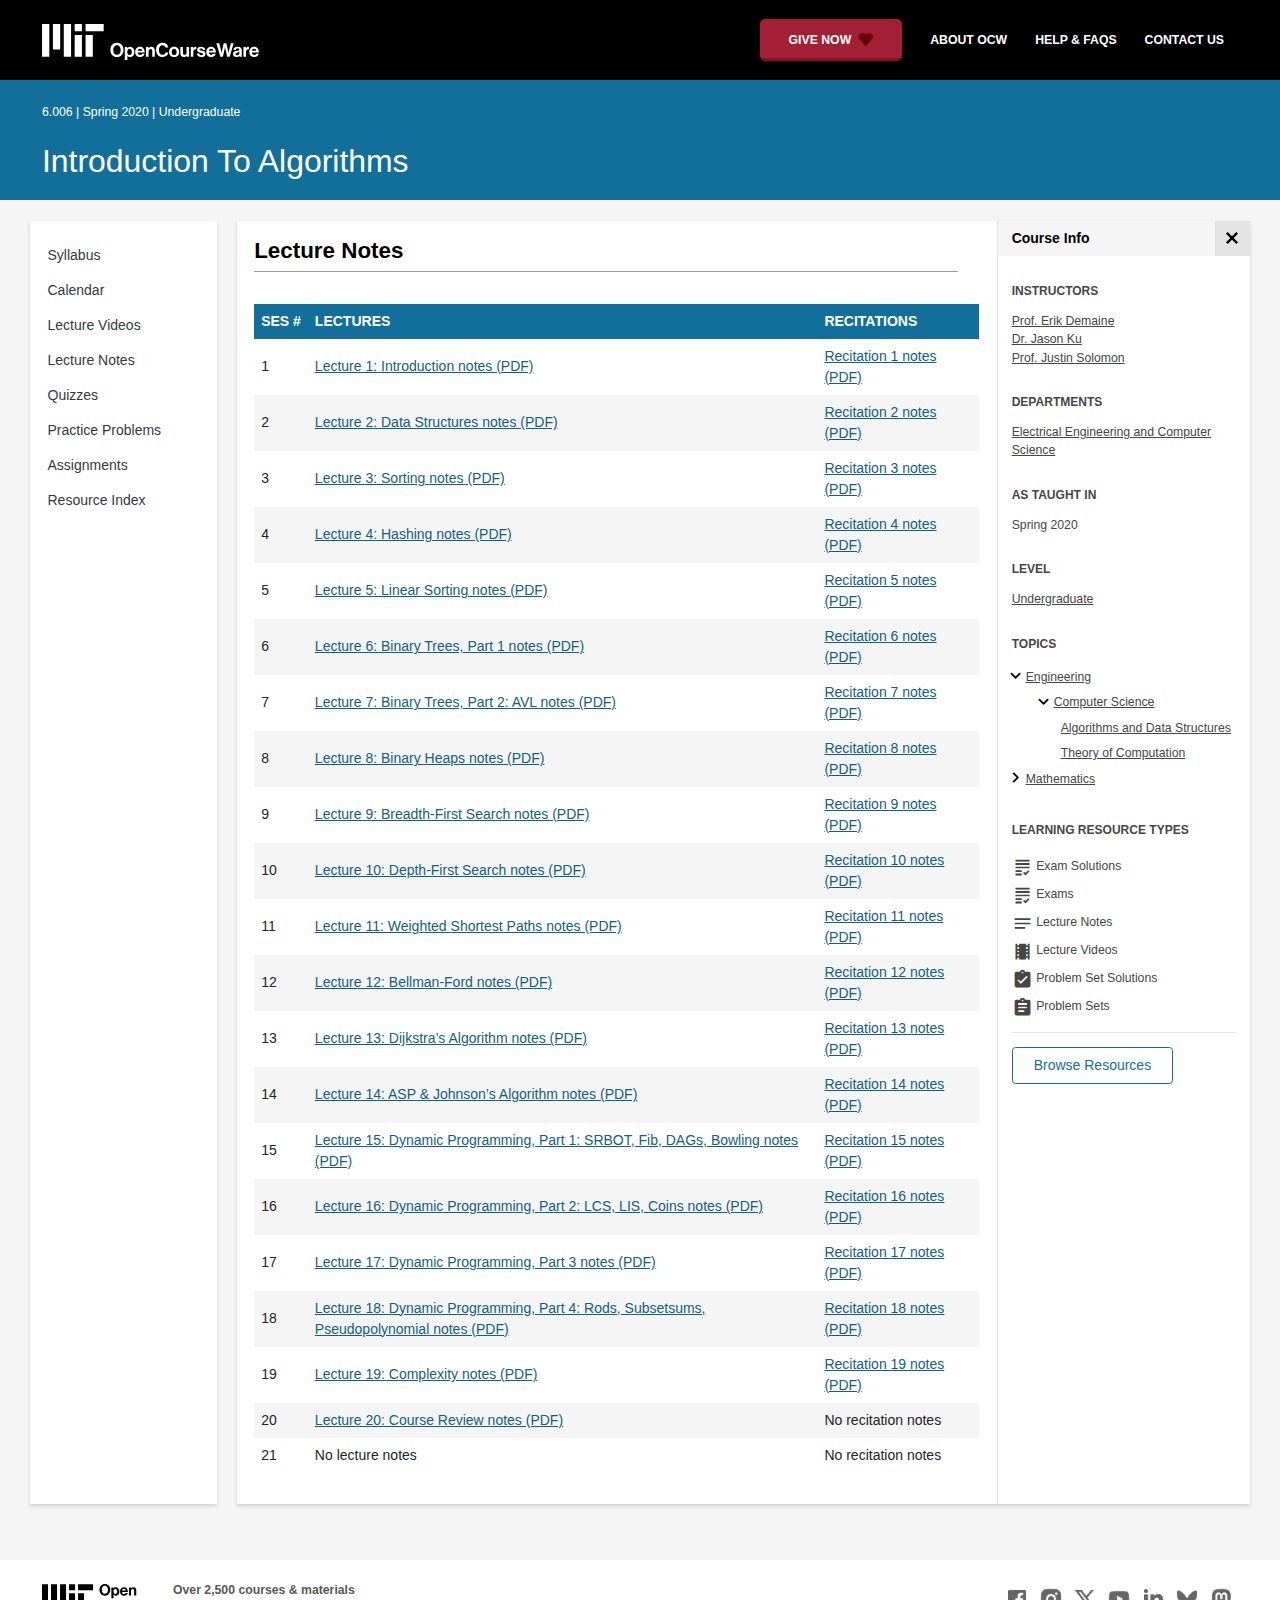
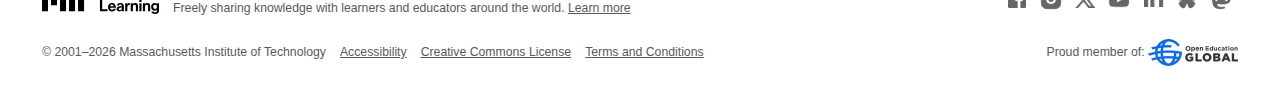
<file: 6.006-spring-2020/pages/lecture-notes/index.html>
<!doctype html>
<html lang="en">
<head>
  
    
    <script>(function(w,d,s,l,i){w[l]=w[l]||[];w[l].push({'gtm.start':
    new Date().getTime(),event:'gtm.js'});var f=d.getElementsByTagName(s)[0],
    j=d.createElement(s),dl=l!='dataLayer'?'&l='+l:'';j.async=true;j.src=
    'https://www.googletagmanager.com/gtm.js?id='+i+dl;f.parentNode.insertBefore(j,f);
    })(window,document,'script','dataLayer','GTM-NMQZ25T');</script>
    
  
  




    
    <link href="../../static_shared/css/course_offline.41451.css" rel="stylesheet">
    

    
    <link href="../../static_shared/css/common.41451.css" rel="stylesheet">
    


  
  <meta charset="utf-8">
  <meta name="viewport" content="width=device-width, initial-scale=1, viewport-fit=cover">
  <meta name="description" content="Full lecture and recitation notes for 6.006 Introduction to Algorithms.">
  <meta name="keywords" content="opencourseware,MIT OCW,courseware,MIT opencourseware,Free Courses,class notes,class syllabus,class materials,tutorials,online courses,MIT courses">
  
  <meta property="og:site_name" content="MIT OpenCourseWare">
  <meta property="og:type" content="website" />
  <meta property="og:url" content="https://ocw.mit.edu/courses/6-006-introduction-to-algorithms-spring-2020/pages/lecture-notes/" />
  <meta property="og:title" content="Lecture Notes | Introduction to Algorithms | Electrical Engineering and Computer Science | MIT OpenCourseWare" />
  <meta property="og:description" content="Full lecture and recitation notes for 6.006 Introduction to Algorithms." />

  

<meta property="og:image" content="https://ocw.mit.edu/courses/6-006-introduction-to-algorithms-spring-2020/5a62336c0a97b276d6141b0b7f070b5b_6-006s20.png" />
<meta name="twitter:card" content="summary_large_image" />
<meta name="twitter:site" content="@mitocw" />
<meta name="twitter:image:src" content="https://ocw.mit.edu/courses/6-006-introduction-to-algorithms-spring-2020/5a62336c0a97b276d6141b0b7f070b5b_6-006s20.png" />

  <link rel="canonical" href="https://ocw.mit.edu/courses/6-006-introduction-to-algorithms-spring-2020/pages/lecture-notes/" />

  <script type="application/ld+json">
      {
        "@context": "http://schema.org/",
        "@type" : "WebPage",
        "name": "MIT OpenCourseWare",
        "description": "Full lecture and recitation notes for 6.006 Introduction to Algorithms.",
        "license": "http://creativecommons.org/licenses/by-nc-sa/4.0/",
        "publisher": {
          "@type": "CollegeOrUniversity",
          "name": "MIT OpenCourseWare"
        }
      }
  </script>

  <title>Lecture Notes | Introduction to Algorithms | Electrical Engineering and Computer Science | MIT OpenCourseWare</title>
  <style>
  @font-face {
    font-family: 'Material Icons';
    font-style: normal;
    font-weight: 400;
    src: local('Material Icons'),
      local('MaterialIcons-Regular'),
      url(../../static_shared/fonts/MaterialIcons-Regular.subset.84f45410d085472240e2.woff2) format('woff2'),
      url(../../static_shared/fonts/MaterialIcons-Regular.subset.8167faf7e3a9170d282a.woff) format('woff'),
      url(../../static_shared/fonts/MaterialIcons-Regular.subset.0beb27f30d92440091b4.ttf) format('truetype');
  }
  @font-face {
    font-family: 'Material Icons Round';
    font-style: normal;
    font-weight: 400;
    src: local("MaterialIcons-Round"),
    url(../../static_shared/fonts/MaterialIconsRound-Regular.subset.7154eae1d0e60e0dabe4.woff2) format('woff2');
  }
  @font-face {
    font-family: 'Cardo Bold';
    font-style: normal;
    font-weight: bold;
    src: local('Cardo'),
      local('Cardo-Bold'),
      url(../../static_shared/fonts/Cardo-Bold.d7bf1aa6f322a64b2fc3.ttf) format('truetype');
  }
  @font-face {
    font-family: 'Cardo Italic';
    font-style: italic;
    font-weight: 400;
    src: local('Cardo'),
      local('Cardo-Italic'),
      url(../../static_shared/fonts/Cardo-Italic.0935d2ebbc05be3559b1.ttf) format('truetype');
  }
  @font-face {
    font-family: 'Helvetica Light';
    font-style: normal`;
    font-weight: 400;
    src: local('Helvetica Light'),
      local('Helvetica-Light'),
      url(../../static_shared/fonts/Helvetica-Light.70359849afb40079a1c8.ttf) format('truetype');
  }
  .external-link.nav-link::after {
    background-image: url('../../static_shared/images/external_link.58bbdd86c00a2c146c36.svg'); 
  }
  </style>
</head>


<body class="course-home-page">
  
    
    <noscript><iframe src="https://www.googletagmanager.com/ns.html?id=GTM-NMQZ25T"
    height="0" width="0" style="display:none;visibility:hidden"></iframe></noscript>
    
  
  <div class="overflow-auto">
    <span class="course-header">
    <div
  id="mobile-course-nav"
  class="navbar-offcanvas offcanvas-toggle offcanvas-toggle-close medium-and-below-only drawer">
  <h3 class="my-4 d-flex align-items-center justify-content-between">
    Browse Course Material
    <button
      class="btn"
      type="button"
      aria-label="Close Course Menu"
      onclick="$('#mobile-course-nav-toggle').click();"
      id="close-mobile-course-menu-button"
      >
      <img
        src="../../static_shared/images/close_small.b0a2684ccc0da6407a56.svg"
        alt=""
        width="12px"
      />
    </button>
  </h3>
  

<nav class="course-nav" aria-label="Course materials">
  <ul class="w-100 m-auto list-unstyled">
    
      









<li class="course-nav-list-item">
  <div class="course-nav-parent d-flex flex-direction-row align-items-center justify-content-between">
    <span class="course-nav-text-wrapper">
      
        <a class="text-dark nav-link"
          data-uuid="806697d9-a77b-cfb5-791d-be64ae934dc9"
           href="../../pages/syllabus/index.html" >
          Syllabus
        </a>
      
    </span>
    
  </div>
  
  <span class="medium-and-below-only"><hr/></span>
  
  <ul
    class="course-nav-child-nav m-auto collapse"
    id="nav-container_mobile_806697d9-a77b-cfb5-791d-be64ae934dc9"
    aria-labelledby="nav-button_mobile_806697d9-a77b-cfb5-791d-be64ae934dc9"
  >
    
  </ul>
</li>

    
      









<li class="course-nav-list-item">
  <div class="course-nav-parent d-flex flex-direction-row align-items-center justify-content-between">
    <span class="course-nav-text-wrapper">
      
        <a class="text-dark nav-link"
          data-uuid="7d2ea4af-b24a-df20-2423-9a0889bc50ab"
           href="../../pages/calendar/index.html" >
          Calendar
        </a>
      
    </span>
    
  </div>
  
  <span class="medium-and-below-only"><hr/></span>
  
  <ul
    class="course-nav-child-nav m-auto collapse"
    id="nav-container_mobile_7d2ea4af-b24a-df20-2423-9a0889bc50ab"
    aria-labelledby="nav-button_mobile_7d2ea4af-b24a-df20-2423-9a0889bc50ab"
  >
    
  </ul>
</li>

    
      









<li class="course-nav-list-item">
  <div class="course-nav-parent d-flex flex-direction-row align-items-center justify-content-between">
    <span class="course-nav-text-wrapper">
      
        <a class="text-dark nav-link"
          data-uuid="2dd8a6bf-697c-cc23-b282-ae6f9dec5b6f"
           href="../../video_galleries/lecture-videos/index.html" >
          Lecture Videos
        </a>
      
    </span>
    
  </div>
  
  <span class="medium-and-below-only"><hr/></span>
  
  <ul
    class="course-nav-child-nav m-auto collapse"
    id="nav-container_mobile_2dd8a6bf-697c-cc23-b282-ae6f9dec5b6f"
    aria-labelledby="nav-button_mobile_2dd8a6bf-697c-cc23-b282-ae6f9dec5b6f"
  >
    
  </ul>
</li>

    
      









<li class="course-nav-list-item">
  <div class="course-nav-parent d-flex flex-direction-row align-items-center justify-content-between">
    <span class="course-nav-text-wrapper">
      
        <a class="text-dark nav-link"
          data-uuid="51ba9637-0a92-32f2-88ab-0bef851c9ad4"
           href="../../pages/lecture-notes/index.html" >
          Lecture Notes
        </a>
      
    </span>
    
  </div>
  
  <span class="medium-and-below-only"><hr/></span>
  
  <ul
    class="course-nav-child-nav m-auto collapse"
    id="nav-container_mobile_51ba9637-0a92-32f2-88ab-0bef851c9ad4"
    aria-labelledby="nav-button_mobile_51ba9637-0a92-32f2-88ab-0bef851c9ad4"
  >
    
  </ul>
</li>

    
      









<li class="course-nav-list-item">
  <div class="course-nav-parent d-flex flex-direction-row align-items-center justify-content-between">
    <span class="course-nav-text-wrapper">
      
        <a class="text-dark nav-link"
          data-uuid="400e6a8d-35c4-e497-f645-fe19629c58f3"
           href="../../pages/quizzes/index.html" >
          Quizzes
        </a>
      
    </span>
    
  </div>
  
  <span class="medium-and-below-only"><hr/></span>
  
  <ul
    class="course-nav-child-nav m-auto collapse"
    id="nav-container_mobile_400e6a8d-35c4-e497-f645-fe19629c58f3"
    aria-labelledby="nav-button_mobile_400e6a8d-35c4-e497-f645-fe19629c58f3"
  >
    
  </ul>
</li>

    
      









<li class="course-nav-list-item">
  <div class="course-nav-parent d-flex flex-direction-row align-items-center justify-content-between">
    <span class="course-nav-text-wrapper">
      
        <a class="text-dark nav-link"
          data-uuid="60da50f1-00f1-a813-476b-6e6a65e98226"
           href="../../pages/practice-problems/index.html" >
          Practice Problems
        </a>
      
    </span>
    
  </div>
  
  <span class="medium-and-below-only"><hr/></span>
  
  <ul
    class="course-nav-child-nav m-auto collapse"
    id="nav-container_mobile_60da50f1-00f1-a813-476b-6e6a65e98226"
    aria-labelledby="nav-button_mobile_60da50f1-00f1-a813-476b-6e6a65e98226"
  >
    
  </ul>
</li>

    
      









<li class="course-nav-list-item">
  <div class="course-nav-parent d-flex flex-direction-row align-items-center justify-content-between">
    <span class="course-nav-text-wrapper">
      
        <a class="text-dark nav-link"
          data-uuid="bdb6c046-d849-dd11-ab64-cdea4975d145"
           href="../../pages/assignments/index.html" >
          Assignments
        </a>
      
    </span>
    
  </div>
  
  <span class="medium-and-below-only"><hr/></span>
  
  <ul
    class="course-nav-child-nav m-auto collapse"
    id="nav-container_mobile_bdb6c046-d849-dd11-ab64-cdea4975d145"
    aria-labelledby="nav-button_mobile_bdb6c046-d849-dd11-ab64-cdea4975d145"
  >
    
  </ul>
</li>

    
      









<li class="course-nav-list-item">
  <div class="course-nav-parent d-flex flex-direction-row align-items-center justify-content-between">
    <span class="course-nav-text-wrapper">
      
        <a class="text-dark nav-link"
          data-uuid="d8f3bab7-a81a-a2de-20cc-c78674a64694"
           href="../../pages/resource-index/index.html" >
          Resource Index
        </a>
      
    </span>
    
  </div>
  
  <span class="medium-and-below-only"><hr/></span>
  
  <ul
    class="course-nav-child-nav m-auto collapse"
    id="nav-container_mobile_d8f3bab7-a81a-a2de-20cc-c78674a64694"
    aria-labelledby="nav-button_mobile_d8f3bab7-a81a-a2de-20cc-c78674a64694"
  >
    
  </ul>
</li>

    
  </ul>
</nav>

</div>

    <div
  id="course-info-drawer"
  class="bg-faded pt-3 bg-light navbar-offcanvas navbar-offcanvas-right medium-and-below-only drawer"
>
  <div class="col-12">
    <button
      class="btn close-mobile-course-info"
      type="button"
      aria-label="Close Course Info"
      onclick="$('#mobile-course-info-toggle').click();"
      id="close-mobile-course-info-button"
      >
      <img
        class=""
        src="../../static_shared/images/close_small.b0a2684ccc0da6407a56.svg"
        alt=""
        width="12px"
      />
    </button>
  </div>
    

<div class="course-info">
  <div class="course-detail-title bg-light-gray">
    <h2 class="font-black py-1 pl-3 m-0">
      Course Info
    </h2>
  </div>
  <div class="px-3 mt-4">
    <div class="row">
      <div class="col-12 ">
        
        <div class="">
          
          <h5 class="panel-course-info-title ">
            Instructors
            </h5>
          <div class="course-info-content panel-course-info-text">
            




<ul class="list-unstyled m-0">
  
  
  
    
  
  <li>
    <a   class="course-info-instructor strip-link-offline"    href="https://ocw.mit.edu/search/?q=Prof.&#43;Erik&#43;Demaine"  >Prof. Erik Demaine</a>
  </li>
  
  
  
    
  
  <li>
    <a   class="course-info-instructor strip-link-offline"    href="https://ocw.mit.edu/search/?q=Dr.&#43;Jason&#43;Ku"  >Dr. Jason Ku</a>
  </li>
  
  
  
    
  
  <li>
    <a   class="course-info-instructor strip-link-offline"    href="https://ocw.mit.edu/search/?q=Prof.&#43;Justin&#43;Solomon"  >Prof. Justin Solomon</a>
  </li>
  
</ul>


          </div>
        </div>
        
        
          
          
            <div class="mt-4">
              <h5 class="panel-course-info-title ">
                Departments
              </h5>
              <div class="course-info-content panel-course-info-text">
                




<ul class="list-unstyled m-0">
  
  
  
    
  
  <li>
    <a   class="course-info-department strip-link-offline"    href="https://ocw.mit.edu/search/?d=Electrical&#43;Engineering&#43;and&#43;Computer&#43;Science"  >Electrical Engineering and Computer Science</a>
  </li>
  
</ul>


              </div>
            </div>
          
         
        
        <div class="mt-4">
          <h5 class="panel-course-info-title ">
            As Taught In
          </h5>
          <div class="course-info-content panel-course-info-text">
            Spring
            
              2020
            
          </div>
        </div>

        <div class="mt-4">
          <h5 class="panel-course-info-title ">
            Level
          </h5>
          <div class="course-info-content panel-course-info-text">
            
              
                <a   class=" strip-link-offline"    href="https://ocw.mit.edu/search/?l=Undergraduate"  >Undergraduate</a><br />
              
            
          </div>
        </div>
        
      </div>

      
    </div>
  </div>
</div>

  





<div class=" mt-4">
  <h5 class="panel-course-info-title ">
    Topics
  </h5>
  <ul class="list-unstyled pb-2 m-0 panel-course-info-text">
      <li>








<div class="position-relative pt-1 pb-1 pl-4 ml-n2 ">
  
  <button
    type="button"
    class="topic-toggle border-0 bg-transparent pl-0"
    data-target="#subtopic-container_mobile_0"
    data-toggle="collapse"
    aria-controls="subtopic-container_mobile_0"
    aria-expanded="true"
    aria-label="Engineering subtopics"
  >
    <i aria-hidden="true" class="material-icons"></i>
  </button>
  
  <span class="topic-text-wrapper">
    <a   class="text-black course-info-topic strip-link-offline"    href="https://ocw.mit.edu/search/?t=Engineering"  >Engineering</a></span>
</div>

<ul
  class="pl-4 subtopic-container collapse show list-unstyled"
  id="subtopic-container_mobile_0"
  aria-label="Subtopics"
>
  
  
  
  <li>
    <div class="position-relative pt-1 pb-1  pl-4 ">
      
      <button
        class="topic-toggle border-0 bg-transparent pl-0"
        data-target="#speciality-container_mobile_0_0"
        data-toggle="collapse"
        aria-controls="speciality-container_mobile_0_0"
        aria-expanded="true"
        aria-label="Computer Science specialties"
      >
        <i aria-hidden="true" class="material-icons"></i>
      </button>
      
      <span class="topic-text-wrapper">
        
        <a   class="text-black course-info-topic strip-link-offline"    href="https://ocw.mit.edu/search/?t=Computer&#43;Science"  >Computer Science</a></span>
    </div>
    <ul
      class="collapse show list-unstyled"
      id="speciality-container_mobile_0_0"
      aria-label="Specialties"
    >
      
      <li class="pt-1 pb-1 pl-5">
        <span class="topic-text-wrapper">
          
          <a   class="text-black course-info-topic strip-link-offline"    href="https://ocw.mit.edu/search/?t=Algorithms&#43;and&#43;Data&#43;Structures"  >Algorithms and Data Structures</a></span>
      </li>
      
      <li class="pt-1 pb-1 pl-5">
        <span class="topic-text-wrapper">
          
          <a   class="text-black course-info-topic strip-link-offline"    href="https://ocw.mit.edu/search/?t=Theory&#43;of&#43;Computation"  >Theory of Computation</a></span>
      </li>
      
    </ul>
    
  </li>
  
</ul>

</li>
      <li>








<div class="position-relative pt-1 pb-1 pl-4 ml-n2 ">
  
  <button
    type="button"
    class="topic-toggle border-0 bg-transparent pl-0"
    data-target="#subtopic-container_mobile_1"
    data-toggle="collapse"
    aria-controls="subtopic-container_mobile_1"
    aria-expanded="false"
    aria-label="Mathematics subtopics"
  >
    <i aria-hidden="true" class="material-icons"></i>
  </button>
  
  <span class="topic-text-wrapper">
    <a   class="text-black course-info-topic strip-link-offline"    href="https://ocw.mit.edu/search/?t=Mathematics"  >Mathematics</a></span>
</div>

<ul
  class="pl-4 subtopic-container collapse list-unstyled"
  id="subtopic-container_mobile_1"
  aria-label="Subtopics"
>
  
  
  
  <li>
    <div class="position-relative pt-1 pb-1  pl-2 ">
      
      <span class="topic-text-wrapper">
        
        <a   class="text-black course-info-topic strip-link-offline"    href="https://ocw.mit.edu/search/?t=Computation"  >Computation</a></span>
    </div>
    <ul
      class="collapse list-unstyled"
      id="speciality-container_mobile_1_0"
      aria-label="Specialties"
    >
      
    </ul>
    
  </li>
  
</ul>

</li>
      
  </ul>
</div>

  



<div class="">
  <h5 class="course-detail-title panel-course-info-title mt-3">
    Learning Resource Types
  </h5>
  <div>
    <div class="row d-inline m-0">
      
        <div class="panel-course-info-text my-2">
          

<div class="">
  <div class="d-flex">
    <i aria-hidden="true" class="material-icons pr-1">grading</i>
    <span>Exam Solutions</span>
  </div>
</div>

        </div>
      
        <div class="panel-course-info-text my-2">
          

<div class="">
  <div class="d-flex">
    <i aria-hidden="true" class="material-icons pr-1">grading</i>
    <span>Exams</span>
  </div>
</div>

        </div>
      
        <div class="panel-course-info-text my-2">
          

<div class="">
  <div class="d-flex">
    <i aria-hidden="true" class="material-icons pr-1">notes</i>
    <span>Lecture Notes</span>
  </div>
</div>

        </div>
      
        <div class="panel-course-info-text my-2">
          

<div class="">
  <div class="d-flex">
    <i aria-hidden="true" class="material-icons pr-1">theaters</i>
    <span>Lecture Videos</span>
  </div>
</div>

        </div>
      
        <div class="panel-course-info-text my-2">
          

<div class="">
  <div class="d-flex">
    <i aria-hidden="true" class="material-icons pr-1">assignment_turned_in</i>
    <span>Problem Set Solutions</span>
  </div>
</div>

        </div>
      
        <div class="panel-course-info-text my-2">
          

<div class="">
  <div class="d-flex">
    <i aria-hidden="true" class="material-icons pr-1">assignment</i>
    <span>Problem Sets</span>
  </div>
</div>

        </div>
      
    </div>
  </div>
</div>


  


<hr>
<div class="pb-3">
  <a class="download-course-link-button btn btn-outline-primary btn-link link-button text-decoration-none px-4 py-2"
    role="button"
    href="../../download/index.html">
    <div class="text-center w-100">Browse Resources</div>
  </a>
</div>

</div>

    





<div id="mobile-header" class="position-relative bg-black medium-and-below-only">
  <nav class="navbar navbar-expand-lg navbar-dark bg-black d-flex">
    <button
      class="navbar-toggler"
      type="button"
      data-toggle="collapse"
      data-target="#navbarSupportedContent"
      aria-controls="navbarSupportedContent"
      aria-expanded="false"
      aria-label="Toggle navigation"
    >
      <i class="material-icons display-4 text-white align-bottom">menu</i>
    </button>
    <div class="mx-auto">
      <a href="https://ocw.mit.edu/">
        <img width="200" src="../../static_shared/images/ocw_logo_white.cabdc9a745b03db3dad4.svg" alt="MIT OpenCourseWare"/>
      </a>
    </div>
    <div class="user-menu-container"></div>
    <div class="collapse navbar-collapse" id="navbarSupportedContent">
      <ul class="navbar-nav mr-auto pl-2 pt-2">
        <li class="nav-item"></li>
        <li class="nav-item">
          <a   class="nav-link"    href="https://giving.mit.edu/give/to/ocw/?utm_source=ocw&amp;utm_medium=homepage_banner&amp;utm_campaign=nextgen_home"  >Give Now</a>
        </li>
        <li class="nav-item">
          <a   class="nav-link"    href="https://ocw.mit.edu/about"  >About OCW</a>
        </li>
        <li class="nav-item">
          <a   class="nav-link"   target="_blank"   href="https://mitocw.zendesk.com/hc/en-us"  >Help &amp; Faqs</a>
        </li>
        <li class="nav-item">
          <a   class="nav-link"    href="https://ocw.mit.edu/contact"  >Contact Us</a>
        </li>
      </ul>
    </div>
  </nav>
</div>


<div id="desktop-header">
  <div class="contents">
    <div class="left">
      <div class="ocw-logo">
        <a href="https://ocw.mit.edu/">
          <img src="../../static_shared/images/ocw_logo_white.cabdc9a745b03db3dad4.svg" alt="MIT OpenCourseWare" />
        </a>
      </div>
    </div>
    <div class="right">
      
      <a class="give-button text-white text-decoration-none font-weight-bold small-link d-flex align-items-center" aria-label="Give Now - Donate to MIT OpenCourseWare" href="https://giving.mit.edu/give/to/ocw/?utm_source=ocw&amp;utm_medium=homepage_banner&amp;utm_campaign=nextgen_home">
        <span class="m-0 pr-2">GIVE NOW</span>
        <img src="../../static_shared/images/heart_burgundy.e7c8635e8cc6538b89fa.svg" class="heart-burgundy" alt="" />
      </a>
      <a   class="text-white text-decoration-none font-weight-bold pl-5 pr-3 py-2"    href="https://ocw.mit.edu/about"  >about ocw</a>
      <a   class="text-white text-decoration-none font-weight-bold px-3 py-2"   target="_blank"   href="https://mitocw.zendesk.com/hc/en-us"  >help &amp; faqs</a>
      <a   class="text-white text-decoration-none font-weight-bold px-3 py-2"    href="https://ocw.mit.edu/contact"  >contact us</a>
      <div class="user-menu-container"></div>
    </div>
  </div>
</div>

<div id="user-list-modal-container"></div>
<div id="create-user-list-modal-container"></div>
    </span>
    
    

<div id="course-banner" class="p-0">
  <div class="max-content-width course-banner-content m-auto py-3">
    <div class="row">
    <div class="col-11">
      
      <span class="course-number-term-detail">6.006 | Spring 2020 | Undergraduate</span>
      <br>
      <br>
      <h1>
        <a
          class="text-capitalize m-0 text-white"
          href="../../index.html"
        >Introduction to Algorithms</a>
      </h1>
    </div>
    <div class="col-1"><div class="bookmark-button-container" data-resourcereadableid="6.006&#43;spring_2020"></div>
    </div>
    </div>
  </div>
</div>


    <div id="course-main-content">
      <div class="row">
        <div class="col-12 course-home-grid">
          <div class="medium-and-below-only">
            <div class="d-flex align-items-center mb-3">
              <div class="col-6 px-0">
                <div>
  <button
    id="mobile-course-nav-toggle"
    class="mobile-course-nav-toggle-btn d-inline-flex align-items-center offcanvas-toggle"
    data-toggle="offcanvas"
    data-target="#mobile-course-nav"
  >
    <img src="../../static_shared/images/expand.a062b1c47b121e3c7e03.svg" alt=""/>
    <span class="pl-1">Menu</span>
  </button>
</div>

              </div>
              <div class="col-6 px-0">
                


  <button 
    class="btn btn-link float-right mobile-course-info-toggle-btn toggle navbar-toggle offcanvas-toggle"
    id="mobile-course-info-toggle"
    data-toggle="offcanvas" 
    data-target="#course-info-drawer">
    More Info
  </button>


              </div>
            </div>
          </div>
        </div>
      </div>
      <div class="row course-cards">
        <div class="col-2 course-home-grid large-and-above-only">  
          <div class="card">
  <div class="card-body pr-2">
    

<nav class="course-nav" aria-label="Course materials">
  <ul class="w-100 m-auto list-unstyled">
    
      









<li class="course-nav-list-item">
  <div class="course-nav-parent d-flex flex-direction-row align-items-center justify-content-between">
    <span class="course-nav-text-wrapper">
      
        <a class="text-dark nav-link"
          data-uuid="806697d9-a77b-cfb5-791d-be64ae934dc9"
           href="../../pages/syllabus/index.html" >
          Syllabus
        </a>
      
    </span>
    
  </div>
  
  <span class="medium-and-below-only"><hr/></span>
  
  <ul
    class="course-nav-child-nav m-auto collapse"
    id="nav-container_desktop_806697d9-a77b-cfb5-791d-be64ae934dc9"
    aria-labelledby="nav-button_desktop_806697d9-a77b-cfb5-791d-be64ae934dc9"
  >
    
  </ul>
</li>

    
      









<li class="course-nav-list-item">
  <div class="course-nav-parent d-flex flex-direction-row align-items-center justify-content-between">
    <span class="course-nav-text-wrapper">
      
        <a class="text-dark nav-link"
          data-uuid="7d2ea4af-b24a-df20-2423-9a0889bc50ab"
           href="../../pages/calendar/index.html" >
          Calendar
        </a>
      
    </span>
    
  </div>
  
  <span class="medium-and-below-only"><hr/></span>
  
  <ul
    class="course-nav-child-nav m-auto collapse"
    id="nav-container_desktop_7d2ea4af-b24a-df20-2423-9a0889bc50ab"
    aria-labelledby="nav-button_desktop_7d2ea4af-b24a-df20-2423-9a0889bc50ab"
  >
    
  </ul>
</li>

    
      









<li class="course-nav-list-item">
  <div class="course-nav-parent d-flex flex-direction-row align-items-center justify-content-between">
    <span class="course-nav-text-wrapper">
      
        <a class="text-dark nav-link"
          data-uuid="2dd8a6bf-697c-cc23-b282-ae6f9dec5b6f"
           href="../../video_galleries/lecture-videos/index.html" >
          Lecture Videos
        </a>
      
    </span>
    
  </div>
  
  <span class="medium-and-below-only"><hr/></span>
  
  <ul
    class="course-nav-child-nav m-auto collapse"
    id="nav-container_desktop_2dd8a6bf-697c-cc23-b282-ae6f9dec5b6f"
    aria-labelledby="nav-button_desktop_2dd8a6bf-697c-cc23-b282-ae6f9dec5b6f"
  >
    
  </ul>
</li>

    
      









<li class="course-nav-list-item">
  <div class="course-nav-parent d-flex flex-direction-row align-items-center justify-content-between">
    <span class="course-nav-text-wrapper">
      
        <a class="text-dark nav-link"
          data-uuid="51ba9637-0a92-32f2-88ab-0bef851c9ad4"
           href="../../pages/lecture-notes/index.html" >
          Lecture Notes
        </a>
      
    </span>
    
  </div>
  
  <span class="medium-and-below-only"><hr/></span>
  
  <ul
    class="course-nav-child-nav m-auto collapse"
    id="nav-container_desktop_51ba9637-0a92-32f2-88ab-0bef851c9ad4"
    aria-labelledby="nav-button_desktop_51ba9637-0a92-32f2-88ab-0bef851c9ad4"
  >
    
  </ul>
</li>

    
      









<li class="course-nav-list-item">
  <div class="course-nav-parent d-flex flex-direction-row align-items-center justify-content-between">
    <span class="course-nav-text-wrapper">
      
        <a class="text-dark nav-link"
          data-uuid="400e6a8d-35c4-e497-f645-fe19629c58f3"
           href="../../pages/quizzes/index.html" >
          Quizzes
        </a>
      
    </span>
    
  </div>
  
  <span class="medium-and-below-only"><hr/></span>
  
  <ul
    class="course-nav-child-nav m-auto collapse"
    id="nav-container_desktop_400e6a8d-35c4-e497-f645-fe19629c58f3"
    aria-labelledby="nav-button_desktop_400e6a8d-35c4-e497-f645-fe19629c58f3"
  >
    
  </ul>
</li>

    
      









<li class="course-nav-list-item">
  <div class="course-nav-parent d-flex flex-direction-row align-items-center justify-content-between">
    <span class="course-nav-text-wrapper">
      
        <a class="text-dark nav-link"
          data-uuid="60da50f1-00f1-a813-476b-6e6a65e98226"
           href="../../pages/practice-problems/index.html" >
          Practice Problems
        </a>
      
    </span>
    
  </div>
  
  <span class="medium-and-below-only"><hr/></span>
  
  <ul
    class="course-nav-child-nav m-auto collapse"
    id="nav-container_desktop_60da50f1-00f1-a813-476b-6e6a65e98226"
    aria-labelledby="nav-button_desktop_60da50f1-00f1-a813-476b-6e6a65e98226"
  >
    
  </ul>
</li>

    
      









<li class="course-nav-list-item">
  <div class="course-nav-parent d-flex flex-direction-row align-items-center justify-content-between">
    <span class="course-nav-text-wrapper">
      
        <a class="text-dark nav-link"
          data-uuid="bdb6c046-d849-dd11-ab64-cdea4975d145"
           href="../../pages/assignments/index.html" >
          Assignments
        </a>
      
    </span>
    
  </div>
  
  <span class="medium-and-below-only"><hr/></span>
  
  <ul
    class="course-nav-child-nav m-auto collapse"
    id="nav-container_desktop_bdb6c046-d849-dd11-ab64-cdea4975d145"
    aria-labelledby="nav-button_desktop_bdb6c046-d849-dd11-ab64-cdea4975d145"
  >
    
  </ul>
</li>

    
      









<li class="course-nav-list-item">
  <div class="course-nav-parent d-flex flex-direction-row align-items-center justify-content-between">
    <span class="course-nav-text-wrapper">
      
        <a class="text-dark nav-link"
          data-uuid="d8f3bab7-a81a-a2de-20cc-c78674a64694"
           href="../../pages/resource-index/index.html" >
          Resource Index
        </a>
      
    </span>
    
  </div>
  
  <span class="medium-and-below-only"><hr/></span>
  
  <ul
    class="course-nav-child-nav m-auto collapse"
    id="nav-container_desktop_d8f3bab7-a81a-a2de-20cc-c78674a64694"
    aria-labelledby="nav-button_desktop_d8f3bab7-a81a-a2de-20cc-c78674a64694"
  >
    
  </ul>
</li>

    
  </ul>
</nav>

  </div>
</div>

        </div>
        <div class="col-sm-12 col-lg-10 course-home-grid">
          <div class="">
            <div class="card">
              <div class="d-flex justify-content-between">
                <div class="p-0 col-lg-9" id="main-course-section">
                  <div class="card-body">
                    
<div class="mb-2">
  <header>
  <div class="course-section-title-container">
    <div id="course-title">
      
      <h2 class="pb-1 mb-1">Lecture Notes</h2>
    </div>
  </div>
</header>

  <article class="content pt-3 mt-1">
    <main id="course-content-section"><p><table>
<thead>
<tr>
<th>

Ses #
</th>
<th>

Lectures
</th>
<th>

Recitations
</th>
</tr>
</thead>
<tbody>
<tr>
<td>

1
</td>
<td>

<a href="../../resources/mit6_006s20_lec1/index.html">Lecture 1: Introduction notes (PDF)</a>
</td>
<td>

<a href="../../resources/mit6_006s20_r01/index.html">Recitation 1 notes (PDF)</a>
</td>
</tr>
<tr>
<td>

2
</td>
<td>

<a href="../../resources/mit6_006s20_lec2/index.html">Lecture 2: Data Structures notes (PDF)</a>
</td>
<td>

<a href="../../resources/mit6_006s20_r02/index.html">Recitation 2 notes (PDF)</a>
</td>
</tr>
<tr>
<td>

3
</td>
<td>

<a href="../../resources/mit6_006s20_lec3/index.html">Lecture 3: Sorting notes (PDF)</a>
</td>
<td>

<a href="../../resources/mit6_006s20_r03/index.html">Recitation 3 notes (PDF)</a>
</td>
</tr>
<tr>
<td>

4
</td>
<td>

<a href="../../resources/mit6_006s20_lec4/index.html">Lecture 4: Hashing notes (PDF)</a>
</td>
<td>

<a href="../../resources/mit6_006s20_r04/index.html">Recitation 4 notes (PDF)</a>
</td>
</tr>
<tr>
<td>

5
</td>
<td>

<a href="../../resources/mit6_006s20_lec5/index.html">Lecture 5: Linear Sorting notes (PDF)</a>
</td>
<td>

<a href="../../resources/mit6_006s20_r05/index.html">Recitation 5 notes (PDF)</a>
</td>
</tr>
<tr>
<td>

6
</td>
<td>

<a href="../../resources/mit6_006s20_lec6/index.html">Lecture 6: Binary Trees, Part 1 notes (PDF)</a>
</td>
<td>

<a href="../../resources/mit6_006s20_r06/index.html">Recitation 6 notes (PDF)</a>
</td>
</tr>
<tr>
<td>

7
</td>
<td>

<a href="../../resources/mit6_006s20_lec7/index.html">Lecture 7: Binary Trees, Part 2: AVL notes (PDF)</a>
</td>
<td>

<a href="../../resources/mit6_006s20_r07/index.html">Recitation 7 notes (PDF)</a>
</td>
</tr>
<tr>
<td>

8
</td>
<td>

<a href="../../resources/mit6_006s20_lec8/index.html">Lecture 8: Binary Heaps notes (PDF)</a>
</td>
<td>

<a href="../../resources/mit6_006s20_r08/index.html">Recitation 8 notes (PDF)</a>
</td>
</tr>
<tr>
<td>

9
</td>
<td>

<a href="../../resources/mit6_006s20_lec9/index.html">Lecture 9: Breadth-First Search notes (PDF)</a>
</td>
<td>

<a href="../../resources/mit6_006s20_r09/index.html">Recitation 9 notes (PDF)</a>
</td>
</tr>
<tr>
<td>

10
</td>
<td>

<a href="../../resources/mit6_006s20_lec10/index.html">Lecture 10: Depth-First Search notes (PDF)</a>
</td>
<td>

<a href="../../resources/mit6_006s20_r10/index.html">Recitation 10 notes (PDF)</a>
</td>
</tr>
<tr>
<td>

11
</td>
<td>

<a href="../../resources/mit6_006s20_lec11/index.html">Lecture 11: Weighted Shortest Paths notes (PDF)</a>
</td>
<td>

<a href="../../resources/mit6_006s20_r11/index.html">Recitation 11 notes (PDF)</a>
</td>
</tr>
<tr>
<td>

12
</td>
<td>

<a href="../../resources/mit6_006s20_lec12/index.html">Lecture 12: Bellman-Ford notes (PDF)</a>
</td>
<td>

<a href="../../resources/mit6_006s20_r12/index.html">Recitation 12 notes (PDF)</a>
</td>
</tr>
<tr>
<td>

13
</td>
<td>

<a href="../../resources/mit6_006s20_lec13/index.html">Lecture 13: Dijkstra&rsquo;s Algorithm notes (PDF)</a>
</td>
<td>

<a href="../../resources/mit6_006s20_r13/index.html">Recitation 13 notes (PDF)</a>
</td>
</tr>
<tr>
<td>

14
</td>
<td>

<a href="../../resources/mit6_006s20_lec14/index.html">Lecture 14: ASP &amp; Johnson&rsquo;s Algorithm notes (PDF)</a>
</td>
<td>

<a href="../../resources/mit6_006s20_r14/index.html">Recitation 14 notes (PDF)</a>
</td>
</tr>
<tr>
<td>

15
</td>
<td>

<a href="../../resources/mit6_006s20_lec15/index.html">Lecture 15: Dynamic Programming, Part 1: SRBOT, Fib, DAGs, Bowling notes (PDF)</a>
</td>
<td>

<a href="../../resources/mit6_006s20_r15/index.html">Recitation 15 notes (PDF)</a>
</td>
</tr>
<tr>
<td>

16
</td>
<td>

<a href="../../resources/mit6_006s20_lec16/index.html">Lecture 16: Dynamic Programming, Part 2: LCS, LIS, Coins notes (PDF)</a>
</td>
<td>

<a href="../../resources/mit6_006s20_r16/index.html">Recitation 16 notes (PDF)</a>
</td>
</tr>
<tr>
<td>

17
</td>
<td>

<a href="../../resources/mit6_006s20_lec17/index.html">Lecture 17: Dynamic Programming, Part 3 notes (PDF)</a>
</td>
<td>

<a href="../../resources/mit6_006s20_r17/index.html">Recitation 17 notes (PDF)</a>
</td>
</tr>
<tr>
<td>

18
</td>
<td>

<a href="../../resources/mit6_006s20_lec18_pdf/index.html">Lecture 18: Dynamic Programming, Part 4: Rods, Subsetsums, Pseudopolynomial notes (PDF)</a>
</td>
<td>

<a href="../../resources/mit6_006s20_r18/index.html">Recitation 18 notes (PDF)</a>
</td>
</tr>
<tr>
<td>

19
</td>
<td>

<a href="../../resources/mit6_006s20_lec19/index.html">Lecture 19: Complexity notes (PDF)</a>
</td>
<td>

<a href="../../resources/mit6_006s20_r19/index.html">Recitation 19 notes (PDF)</a>
</td>
</tr>
<tr>
<td>

20
</td>
<td>

<a href="../../resources/mit6_006s20_lec20/index.html">Lecture 20: Course Review notes (PDF)</a>
</td>
<td>

No recitation notes
</td>
</tr>
<tr>
<td>

21
</td>
<td>

No lecture notes
</td>
<td>

No recitation notes
</td>
</tr>
</tbody>
</table>
</p>
</main>
  </article>
</div>


                  </div>
                </div>
                
                  <button 
  type="button" 
  class="btn course-info-button large-and-above-only"
  id="desktop-course-drawer-button"
  data-target="#desktop-course-drawer"
  data-toggle="collapse"
  aria-label="Course Info"
  aria-controls="desktop-course-drawer"
  aria-expanded="false"
>
  <img
    class="expand-drawer-img drawer-icon-img"
    src="../../static_shared/images/left_arrow.3c482a1f6223bff3f0e6.svg"
    alt=""
  />
  <img
    class="collapse-drawer-img drawer-icon-img"
    src="../../static_shared/images/close_small.b0a2684ccc0da6407a56.svg"
    alt=""
  />
</button>

<div class="collapse border-left p-0 large-and-above-only col-3" id="desktop-course-drawer">
    

<div class="course-info">
  <div class="course-detail-title bg-light-gray">
    <h2 class="font-black py-1 pl-3 m-0">
      Course Info
    </h2>
  </div>
  <div class="px-3 mt-4">
    <div class="row">
      <div class="col-12 ">
        
        <div class="">
          
          <h5 class="panel-course-info-title ">
            Instructors
            </h5>
          <div class="course-info-content panel-course-info-text">
            




<ul class="list-unstyled m-0">
  
  
  
    
  
  <li>
    <a   class="course-info-instructor strip-link-offline"    href="https://ocw.mit.edu/search/?q=Prof.&#43;Erik&#43;Demaine"  >Prof. Erik Demaine</a>
  </li>
  
  
  
    
  
  <li>
    <a   class="course-info-instructor strip-link-offline"    href="https://ocw.mit.edu/search/?q=Dr.&#43;Jason&#43;Ku"  >Dr. Jason Ku</a>
  </li>
  
  
  
    
  
  <li>
    <a   class="course-info-instructor strip-link-offline"    href="https://ocw.mit.edu/search/?q=Prof.&#43;Justin&#43;Solomon"  >Prof. Justin Solomon</a>
  </li>
  
</ul>


          </div>
        </div>
        
        
          
          
            <div class="mt-4">
              <h5 class="panel-course-info-title ">
                Departments
              </h5>
              <div class="course-info-content panel-course-info-text">
                




<ul class="list-unstyled m-0">
  
  
  
    
  
  <li>
    <a   class="course-info-department strip-link-offline"    href="https://ocw.mit.edu/search/?d=Electrical&#43;Engineering&#43;and&#43;Computer&#43;Science"  >Electrical Engineering and Computer Science</a>
  </li>
  
</ul>


              </div>
            </div>
          
         
        
        <div class="mt-4">
          <h5 class="panel-course-info-title ">
            As Taught In
          </h5>
          <div class="course-info-content panel-course-info-text">
            Spring
            
              2020
            
          </div>
        </div>

        <div class="mt-4">
          <h5 class="panel-course-info-title ">
            Level
          </h5>
          <div class="course-info-content panel-course-info-text">
            
              
                <a   class=" strip-link-offline"    href="https://ocw.mit.edu/search/?l=Undergraduate"  >Undergraduate</a><br />
              
            
          </div>
        </div>
        
      </div>

      
    </div>
  </div>
</div>

  <div class="px-3">
    





<div class=" mt-4">
  <h5 class="panel-course-info-title ">
    Topics
  </h5>
  <ul class="list-unstyled pb-2 m-0 panel-course-info-text">
      <li>








<div class="position-relative pt-1 pb-1 pl-4 ml-n2 ">
  
  <button
    type="button"
    class="topic-toggle border-0 bg-transparent pl-0"
    data-target="#subtopic-container_desktop_0"
    data-toggle="collapse"
    aria-controls="subtopic-container_desktop_0"
    aria-expanded="true"
    aria-label="Engineering subtopics"
  >
    <i aria-hidden="true" class="material-icons"></i>
  </button>
  
  <span class="topic-text-wrapper">
    <a   class="text-black course-info-topic strip-link-offline"    href="https://ocw.mit.edu/search/?t=Engineering"  >Engineering</a></span>
</div>

<ul
  class="pl-4 subtopic-container collapse show list-unstyled"
  id="subtopic-container_desktop_0"
  aria-label="Subtopics"
>
  
  
  
  <li>
    <div class="position-relative pt-1 pb-1  pl-4 ">
      
      <button
        class="topic-toggle border-0 bg-transparent pl-0"
        data-target="#speciality-container_desktop_0_0"
        data-toggle="collapse"
        aria-controls="speciality-container_desktop_0_0"
        aria-expanded="true"
        aria-label="Computer Science specialties"
      >
        <i aria-hidden="true" class="material-icons"></i>
      </button>
      
      <span class="topic-text-wrapper">
        
        <a   class="text-black course-info-topic strip-link-offline"    href="https://ocw.mit.edu/search/?t=Computer&#43;Science"  >Computer Science</a></span>
    </div>
    <ul
      class="collapse show list-unstyled"
      id="speciality-container_desktop_0_0"
      aria-label="Specialties"
    >
      
      <li class="pt-1 pb-1 pl-5">
        <span class="topic-text-wrapper">
          
          <a   class="text-black course-info-topic strip-link-offline"    href="https://ocw.mit.edu/search/?t=Algorithms&#43;and&#43;Data&#43;Structures"  >Algorithms and Data Structures</a></span>
      </li>
      
      <li class="pt-1 pb-1 pl-5">
        <span class="topic-text-wrapper">
          
          <a   class="text-black course-info-topic strip-link-offline"    href="https://ocw.mit.edu/search/?t=Theory&#43;of&#43;Computation"  >Theory of Computation</a></span>
      </li>
      
    </ul>
    
  </li>
  
</ul>

</li>
      <li>








<div class="position-relative pt-1 pb-1 pl-4 ml-n2 ">
  
  <button
    type="button"
    class="topic-toggle border-0 bg-transparent pl-0"
    data-target="#subtopic-container_desktop_1"
    data-toggle="collapse"
    aria-controls="subtopic-container_desktop_1"
    aria-expanded="false"
    aria-label="Mathematics subtopics"
  >
    <i aria-hidden="true" class="material-icons"></i>
  </button>
  
  <span class="topic-text-wrapper">
    <a   class="text-black course-info-topic strip-link-offline"    href="https://ocw.mit.edu/search/?t=Mathematics"  >Mathematics</a></span>
</div>

<ul
  class="pl-4 subtopic-container collapse list-unstyled"
  id="subtopic-container_desktop_1"
  aria-label="Subtopics"
>
  
  
  
  <li>
    <div class="position-relative pt-1 pb-1  pl-2 ">
      
      <span class="topic-text-wrapper">
        
        <a   class="text-black course-info-topic strip-link-offline"    href="https://ocw.mit.edu/search/?t=Computation"  >Computation</a></span>
    </div>
    <ul
      class="collapse list-unstyled"
      id="speciality-container_desktop_1_0"
      aria-label="Specialties"
    >
      
    </ul>
    
  </li>
  
</ul>

</li>
      
  </ul>
</div>

    



<div class="">
  <h5 class="course-detail-title panel-course-info-title mt-3">
    Learning Resource Types
  </h5>
  <div>
    <div class="row d-inline m-0">
      
        <div class="panel-course-info-text my-2">
          

<div class="">
  <div class="d-flex">
    <i aria-hidden="true" class="material-icons pr-1">grading</i>
    <span>Exam Solutions</span>
  </div>
</div>

        </div>
      
        <div class="panel-course-info-text my-2">
          

<div class="">
  <div class="d-flex">
    <i aria-hidden="true" class="material-icons pr-1">grading</i>
    <span>Exams</span>
  </div>
</div>

        </div>
      
        <div class="panel-course-info-text my-2">
          

<div class="">
  <div class="d-flex">
    <i aria-hidden="true" class="material-icons pr-1">notes</i>
    <span>Lecture Notes</span>
  </div>
</div>

        </div>
      
        <div class="panel-course-info-text my-2">
          

<div class="">
  <div class="d-flex">
    <i aria-hidden="true" class="material-icons pr-1">theaters</i>
    <span>Lecture Videos</span>
  </div>
</div>

        </div>
      
        <div class="panel-course-info-text my-2">
          

<div class="">
  <div class="d-flex">
    <i aria-hidden="true" class="material-icons pr-1">assignment_turned_in</i>
    <span>Problem Set Solutions</span>
  </div>
</div>

        </div>
      
        <div class="panel-course-info-text my-2">
          

<div class="">
  <div class="d-flex">
    <i aria-hidden="true" class="material-icons pr-1">assignment</i>
    <span>Problem Sets</span>
  </div>
</div>

        </div>
      
    </div>
  </div>
</div>


    


<hr>
<div class="pb-3">
  <a class="download-course-link-button btn btn-outline-primary btn-link link-button text-decoration-none px-4 py-2"
    role="button"
    href="../../download/index.html">
    <div class="text-center w-100">Browse Resources</div>
  </a>
</div>

  </div>
</div>

                
              </div>
            </div>
          </div>
        </div>
      </div>
    </div>

    
<div class="footer">
    <div class="footer-main-content mx-auto">
    	<div class="col-12 px-0">
        	<div class="row align-items-center mx-0">
            	<div class="col-12 col-md-8 px-0">
					<div class="d-md-flex align-items-center">
						<a href="https://openlearning.mit.edu/" target="_blank">
							<img width="117px" src="../../static_shared/images/mit_ol.4165342f87abb1da46fd.svg" alt="MIT Open Learning" />
						</a>
						<div class="ml-md-3 mt-4 mt-md-0">
							<div class="font-weight-bold">
								Over 2,500 courses & materials
							</div>
							<div>
								Freely sharing knowledge with learners and educators around the world. <a href='https://ocw.mit.edu/about'>Learn more</a>
							</div>
						</div>
					</div>
            	</div>
				<div class="col-12 col-md-4 px-0 d-none d-md-block">
					<div class="d-flex justify-content-md-end">
	<div>
		<a href="https://www.facebook.com/MITOCW" target="_blank">
			<img class="footer-social-icon ml-0" src="../../static_shared/images/Facebook.d1f5caeb73d7d12505a2.png" alt="facebook"/>
		</a>
	</div>
	<div>
		<a href="https://www.instagram.com/mitocw" target="_blank">
			<img class="footer-social-icon" src="../../static_shared/images/Instagram.4df41828ffee4ff33d8a.png" alt="instagram"/>
		</a>
	</div>
	<div>
		<a href="https://twitter.com/MITOCW" target="_blank">
			<img class="footer-social-icon" src="../../static_shared/images/x-formerly-twitter-black.f8c75ad9f42902726d25.png" alt="x (formerly twitter)"/>
		</a>
	</div>
	<div>
		<a href="https://www.youtube.com/mitocw" target="_blank">
			<img class="footer-social-icon" src="../../static_shared/images/Youtube.7c9f62c4f1dc9515ebb4.png" alt="youtube"/>
		</a>
	</div>
	<div>
		<a href="https://www.linkedin.com/company/mit-opencourseware/" target="_blank">
			<img class="footer-social-icon nudge-up" src="../../static_shared/images/linkedin-black.2f7f8a6a3899f5d1e1d6.png" alt="linkedin"/>
		</a>
	</div>
	<div>
		<a href="https://bsky.app/profile/mitocw.bsky.social" target="_blank">
			<img class="footer-social-icon" src="../../static_shared/images/bluesky-black.9f4523fcefa9b6f25be7.png" alt="bluesky"/>
		</a>
	</div>
	<div>
		<a href="https://mastodon.social/@mitocw" target="_blank">
			<img class="footer-social-icon" src="../../static_shared/images/mastodon-black.9e2de31a28415c123800.png" alt="mastodon"/>
		</a>
	</div>
</div>

				</div>
        	</div>
    	</div>
		
		<div class="col-12 mt-3 mt-md-4 px-0">
			<div class="row align-items-center mx-0">
            	<div class="col-12 col-md-8 px-0">
					<div class="d-lg-flex">
						<div class="pr-md-2 mt-2 mt-lg-0 d-none d-lg-block">
							© 2001–2026 Massachusetts Institute of Technology
						</div>
						<div class="px-lg-2 mt-2 mt-lg-0">
							<a href="https://accessibility.mit.edu" target="_blank">Accessibility</a>
						</div>
						<div class="px-lg-2 mt-2 mt-lg-0">
							<a href="https://creativecommons.org/licenses/by-nc-sa/4.0/" target="_blank">Creative Commons License</a>
						</div>
						<div class="px-lg-2 mt-2 mt-lg-0">
							<a class="hide-offline" href='https://ocw.mit.edu/pages/privacy-and-terms-of-use/'>Terms and Conditions</a>
						</div>
					</div>
            	</div>
				<div class="col-12 col-md-4 px-0">
					<div class="d-flex justify-content-md-end mt-4 mt-lg-0">
						<div>
						Proud member of: 
						<a href="https://www.oeglobal.org/" target="_blank">
							<img class="oeg-logo" src="../../static_shared/images/oeg_logo.8a31f7b87f30df2d0169.png" alt="Open Education Global"/>
						</a>
						</div>
					</div>
				</div>
        	</div>
		</div>

		<div class="col-12 mt-5 px-0 d-md-none">
			<div class="d-flex justify-content-md-end">
	<div>
		<a href="https://www.facebook.com/MITOCW" target="_blank">
			<img class="footer-social-icon ml-0" src="../../static_shared/images/Facebook.d1f5caeb73d7d12505a2.png" alt="facebook"/>
		</a>
	</div>
	<div>
		<a href="https://www.instagram.com/mitocw" target="_blank">
			<img class="footer-social-icon" src="../../static_shared/images/Instagram.4df41828ffee4ff33d8a.png" alt="instagram"/>
		</a>
	</div>
	<div>
		<a href="https://twitter.com/MITOCW" target="_blank">
			<img class="footer-social-icon" src="../../static_shared/images/x-formerly-twitter-black.f8c75ad9f42902726d25.png" alt="x (formerly twitter)"/>
		</a>
	</div>
	<div>
		<a href="https://www.youtube.com/mitocw" target="_blank">
			<img class="footer-social-icon" src="../../static_shared/images/Youtube.7c9f62c4f1dc9515ebb4.png" alt="youtube"/>
		</a>
	</div>
	<div>
		<a href="https://www.linkedin.com/company/mit-opencourseware/" target="_blank">
			<img class="footer-social-icon nudge-up" src="../../static_shared/images/linkedin-black.2f7f8a6a3899f5d1e1d6.png" alt="linkedin"/>
		</a>
	</div>
	<div>
		<a href="https://bsky.app/profile/mitocw.bsky.social" target="_blank">
			<img class="footer-social-icon" src="../../static_shared/images/bluesky-black.9f4523fcefa9b6f25be7.png" alt="bluesky"/>
		</a>
	</div>
	<div>
		<a href="https://mastodon.social/@mitocw" target="_blank">
			<img class="footer-social-icon" src="../../static_shared/images/mastodon-black.9e2de31a28415c123800.png" alt="mastodon"/>
		</a>
	</div>
</div>

		</div>

		<div class="col-12 mt-4 px-0 d-lg-none">
			© 2001–2026 Massachusetts Institute of Technology
		</div>
    


    
    <script src="../../static_shared/js/course_offline.41451.js"></script>
    





    
	</div>
</div>

  </div>
  <script>
function hideLinksOffline(){
  if (!window.navigator.onLine) {
    const stripLinks = document.querySelectorAll(".strip-link-offline")
    const hideOffline = document.querySelectorAll(".hide-offline")
    const showOffline = document.querySelectorAll(".show-offline")
    Array.prototype.forEach.call(stripLinks, function(link) {
      link.outerHTML = link.innerHTML
    })
    Array.prototype.forEach.call(hideOffline, function(link) {
      link.classList.add("d-none")
    })
    Array.prototype.forEach.call(showOffline, function(link) {
      link.classList.remove("d-none")
    })
  }
}
hideLinksOffline()
</script>

  

<div
  class="modal"
  id="external-link-modal"
  tabindex="-1"
  role="dialog"
  aria-labelledby="external-link-modal-title"
  aria-hidden="true"
>
  <div class="modal-dialog modal-dialog-centered" role="document">
    <div class="modal-content p-3">
      <div class="modal-header d-flex align-items-center">
        <div class="d-flex align-items-center">
          <img
            class="modal-header-icon-img mr-3 align-baseline"
            src="../../static_shared/images/external_link.58bbdd86c00a2c146c36.svg"
            alt=""
            aria-hidden="true"
          />
          <h1 class="modal-title" id="external-link-modal-title">
            You are leaving MIT OpenCourseWare
          </h1>
        </div>
        <button type="button" class="border-0 p-0 bg-transparent d-flex" data-dismiss="modal" aria-label="Close">
          <span aria-hidden="true" class="material-icons modal-header-icon">close</span>
        </button>
      </div>
      <div class="modal-body">
        Please be advised that external sites may have terms and conditions, 
        including license rights, that differ from ours. MIT OCW is not responsible 
        for any content on third party sites, nor does a link suggest an endorsement 
        of those sites and/or their content.
      </div>
      <div class="modal-footer">
        <button
          type="button"
          class="btn btn-outline-primary btn-link link-button"
          data-dismiss="modal"
          >
            Stay Here
        </button>
        <a
          role="button"
          class="btn btn-primary btn-continue"
          target="_blank"
          href="#"
        >
          Continue
        </a>
      </div>
    </div>
  </div>
</div>

  <script>
    
    
    
    
    
    
    'use strict';
    const COURSE_DRAWER_LOCAL_STORAGE_KEY = "desktopCourseDrawerState"
    const COURSE_DRAWER_OPENED = "opened"
    const COURSE_DRAWER_CLOSED = "closed"
    
    const DESKTOP_COURSE_DRAWER_ID = "desktop-course-drawer"
    const COURSE_DRAWER_BTN_ID = "desktop-course-drawer-button"
    const MAIN_COURSE_SECTION_ID = "main-course-section"

    try{

      

      function initializeDesktopCourseDrawerState() {
        const state = getLocalStorageItem(COURSE_DRAWER_LOCAL_STORAGE_KEY)
        if (state === null) {
          
          setLocalStorageItem(COURSE_DRAWER_LOCAL_STORAGE_KEY, COURSE_DRAWER_OPENED)
          showOrHideDesktopCourseDrawer(COURSE_DRAWER_OPENED)
        } else {
          showOrHideDesktopCourseDrawer(state)
        }

        document.addEventListener("DOMContentLoaded", () => {
          const drawer = $(`#${DESKTOP_COURSE_DRAWER_ID}`)
          const mainSection = $(`#${MAIN_COURSE_SECTION_ID}`)

          drawer.on("shown.bs.collapse", (event) => {
            if (event.target.id !== DESKTOP_COURSE_DRAWER_ID) {
              return;
            }
            mainSection.addClass("col-lg-9")
            mainSection.removeClass("col-12")
            setLocalStorageItem(COURSE_DRAWER_LOCAL_STORAGE_KEY, COURSE_DRAWER_OPENED)
          })
      
          drawer.on("hidden.bs.collapse", (event) => {
            if (event.target.id !== DESKTOP_COURSE_DRAWER_ID) {
              return;
            }
            mainSection.addClass("col-12")
            mainSection.removeClass("col-lg-9")
            setLocalStorageItem(COURSE_DRAWER_LOCAL_STORAGE_KEY, COURSE_DRAWER_CLOSED)
          })
        })
      }

      function showOrHideDesktopCourseDrawer(state) {
        const drawer = document.getElementById(DESKTOP_COURSE_DRAWER_ID)
        const button = document.getElementById(COURSE_DRAWER_BTN_ID)
        const mainSection = document.getElementById(MAIN_COURSE_SECTION_ID)

        if (state === COURSE_DRAWER_OPENED) {
          drawer.classList.add("show")
          button.setAttribute("aria-expanded", "true")
        } else {
          drawer.classList.remove("show")
          button.setAttribute("aria-expanded", "false")
          mainSection.classList.remove("col-lg-9")
          mainSection.classList.add("col-12")
        }
      }

      function setOrGetLocalStorageItem(action,key,value) {
        try {
          
          if (typeof Storage !== "undefined") {
            if (action === "set") {
              localStorage.setItem(key, value)
              return true
            } else {
              return localStorage.getItem(key)
            }
          }
          console.error("This browser has no web storage support.")
          return null
        } catch (e) {
          console.error("An exception occurred while storing/fetching data in/from localstorage: ", e)
          return null
        }
      }

      function setLocalStorageItem(key, value) {
        return setOrGetLocalStorageItem("set", key, value)
      }
      
      function getLocalStorageItem(key){
        return setOrGetLocalStorageItem("get", key)
      }

      initializeDesktopCourseDrawerState();
    }
    catch(e){
      console.error("Something went wrong in maintaining/toggling course drawer state", e)
    }
  </script>

  

<script>
function expandNav(e,t){t.classList.add("show"),e.querySelector(".course-nav-section-toggle, video-tab-toggle-section").setAttribute("aria-expanded","true")}function courseNav(){document.querySelectorAll(".course-nav, .transcript-header").forEach(e=>{e.querySelectorAll(".nav-link").forEach(e=>{const t=e.getAttribute("href")?e.getAttribute("href"):"";if(t.replace(/\/$/,"")===window.location.pathname.replace(/\/$/,"")){e.classList.add("active");const s=e.closest(".course-nav-parent");s?.classList.add("active");const o=e.dataset.uuid,t=e.closest(".course-nav-list-item"),n=t?.querySelector(".collapse"),i=Array.prototype.filter.call(document.querySelectorAll(".course-nav-section-toggle"),e=>e.dataset.uuid===o);t&&n&&i.length>0&&expandNav(t,n)}});const t=e.querySelector("a.nav-link.active");e.querySelectorAll(".course-nav-list-item").forEach(e=>{const n=e.querySelector(".collapse");n&&n.contains(t)&&expandNav(e,n)})})}courseNav()
</script>

  

<script>
(()=>{var e=()=>document.querySelectorAll("#course-content-section table"),t=()=>document.getElementById("course-content-section");function n(){const o=e(),n=t();if(!n)return;if(!window.ResizeObserver)return;const i=new ResizeObserver(()=>s());i.observe(n),o.forEach(e=>{const t=e.getElementsByTagName("th"),n=e.querySelectorAll("table tr");n.forEach(e=>{const n=e.querySelectorAll("td");n.forEach((e,s)=>{t.length>=s+1&&(n[s].dataset.title=t[s].innerText.trim().concat(": "))})})})}function s(){const s=e(),n=t();if(!n)return;s.forEach(e=>{const t=n.getBoundingClientRect(),o=+(e.dataset.minWidth??0);t.width>o&&e.classList.remove("mobile-table");const s=e.getBoundingClientRect();s.right>t.right&&(e.dataset.minWidth=`${s.width}`,e.classList.add("mobile-table"))})}n()})()
</script>

</body>

</html>
</file>
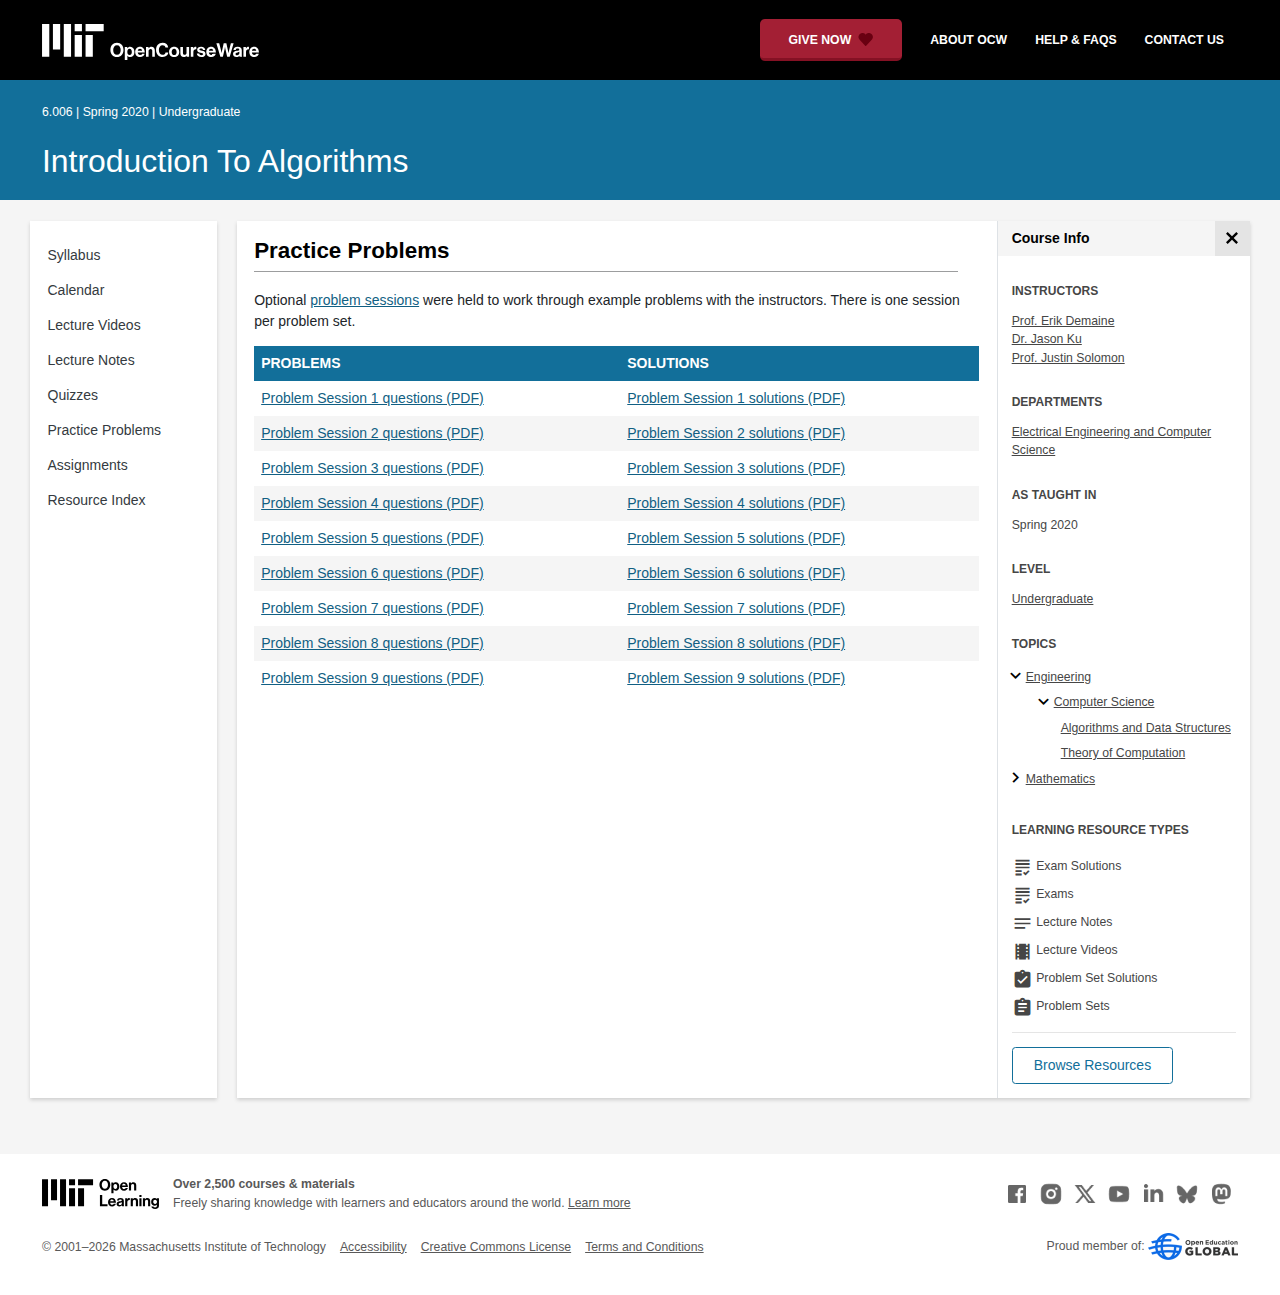
<file: 6.006-spring-2020/pages/practice-problems/index.html>
<!doctype html>
<html lang="en">
<head>
  
    
    <script>(function(w,d,s,l,i){w[l]=w[l]||[];w[l].push({'gtm.start':
    new Date().getTime(),event:'gtm.js'});var f=d.getElementsByTagName(s)[0],
    j=d.createElement(s),dl=l!='dataLayer'?'&l='+l:'';j.async=true;j.src=
    'https://www.googletagmanager.com/gtm.js?id='+i+dl;f.parentNode.insertBefore(j,f);
    })(window,document,'script','dataLayer','GTM-NMQZ25T');</script>
    
  
  




    
    <link href="../../static_shared/css/course_offline.41451.css" rel="stylesheet">
    

    
    <link href="../../static_shared/css/common.41451.css" rel="stylesheet">
    


  
  <meta charset="utf-8">
  <meta name="viewport" content="width=device-width, initial-scale=1, viewport-fit=cover">
  <meta name="description" content="Practice problems and solutions for 6.006 Introduction to Algorithms.">
  <meta name="keywords" content="opencourseware,MIT OCW,courseware,MIT opencourseware,Free Courses,class notes,class syllabus,class materials,tutorials,online courses,MIT courses">
  
  <meta property="og:site_name" content="MIT OpenCourseWare">
  <meta property="og:type" content="website" />
  <meta property="og:url" content="https://ocw.mit.edu/courses/6-006-introduction-to-algorithms-spring-2020/pages/practice-problems/" />
  <meta property="og:title" content="Practice Problems | Introduction to Algorithms | Electrical Engineering and Computer Science | MIT OpenCourseWare" />
  <meta property="og:description" content="Practice problems and solutions for 6.006 Introduction to Algorithms." />

  

<meta property="og:image" content="https://ocw.mit.edu/courses/6-006-introduction-to-algorithms-spring-2020/5a62336c0a97b276d6141b0b7f070b5b_6-006s20.png" />
<meta name="twitter:card" content="summary_large_image" />
<meta name="twitter:site" content="@mitocw" />
<meta name="twitter:image:src" content="https://ocw.mit.edu/courses/6-006-introduction-to-algorithms-spring-2020/5a62336c0a97b276d6141b0b7f070b5b_6-006s20.png" />

  <link rel="canonical" href="https://ocw.mit.edu/courses/6-006-introduction-to-algorithms-spring-2020/pages/practice-problems/" />

  <script type="application/ld+json">
      {
        "@context": "http://schema.org/",
        "@type" : "WebPage",
        "name": "MIT OpenCourseWare",
        "description": "Practice problems and solutions for 6.006 Introduction to Algorithms.",
        "license": "http://creativecommons.org/licenses/by-nc-sa/4.0/",
        "publisher": {
          "@type": "CollegeOrUniversity",
          "name": "MIT OpenCourseWare"
        }
      }
  </script>

  <title>Practice Problems | Introduction to Algorithms | Electrical Engineering and Computer Science | MIT OpenCourseWare</title>
  <style>
  @font-face {
    font-family: 'Material Icons';
    font-style: normal;
    font-weight: 400;
    src: local('Material Icons'),
      local('MaterialIcons-Regular'),
      url(../../static_shared/fonts/MaterialIcons-Regular.subset.84f45410d085472240e2.woff2) format('woff2'),
      url(../../static_shared/fonts/MaterialIcons-Regular.subset.8167faf7e3a9170d282a.woff) format('woff'),
      url(../../static_shared/fonts/MaterialIcons-Regular.subset.0beb27f30d92440091b4.ttf) format('truetype');
  }
  @font-face {
    font-family: 'Material Icons Round';
    font-style: normal;
    font-weight: 400;
    src: local("MaterialIcons-Round"),
    url(../../static_shared/fonts/MaterialIconsRound-Regular.subset.7154eae1d0e60e0dabe4.woff2) format('woff2');
  }
  @font-face {
    font-family: 'Cardo Bold';
    font-style: normal;
    font-weight: bold;
    src: local('Cardo'),
      local('Cardo-Bold'),
      url(../../static_shared/fonts/Cardo-Bold.d7bf1aa6f322a64b2fc3.ttf) format('truetype');
  }
  @font-face {
    font-family: 'Cardo Italic';
    font-style: italic;
    font-weight: 400;
    src: local('Cardo'),
      local('Cardo-Italic'),
      url(../../static_shared/fonts/Cardo-Italic.0935d2ebbc05be3559b1.ttf) format('truetype');
  }
  @font-face {
    font-family: 'Helvetica Light';
    font-style: normal`;
    font-weight: 400;
    src: local('Helvetica Light'),
      local('Helvetica-Light'),
      url(../../static_shared/fonts/Helvetica-Light.70359849afb40079a1c8.ttf) format('truetype');
  }
  .external-link.nav-link::after {
    background-image: url('../../static_shared/images/external_link.58bbdd86c00a2c146c36.svg'); 
  }
  </style>
</head>


<body class="course-home-page">
  
    
    <noscript><iframe src="https://www.googletagmanager.com/ns.html?id=GTM-NMQZ25T"
    height="0" width="0" style="display:none;visibility:hidden"></iframe></noscript>
    
  
  <div class="overflow-auto">
    <span class="course-header">
    <div
  id="mobile-course-nav"
  class="navbar-offcanvas offcanvas-toggle offcanvas-toggle-close medium-and-below-only drawer">
  <h3 class="my-4 d-flex align-items-center justify-content-between">
    Browse Course Material
    <button
      class="btn"
      type="button"
      aria-label="Close Course Menu"
      onclick="$('#mobile-course-nav-toggle').click();"
      id="close-mobile-course-menu-button"
      >
      <img
        src="../../static_shared/images/close_small.b0a2684ccc0da6407a56.svg"
        alt=""
        width="12px"
      />
    </button>
  </h3>
  

<nav class="course-nav" aria-label="Course materials">
  <ul class="w-100 m-auto list-unstyled">
    
      









<li class="course-nav-list-item">
  <div class="course-nav-parent d-flex flex-direction-row align-items-center justify-content-between">
    <span class="course-nav-text-wrapper">
      
        <a class="text-dark nav-link"
          data-uuid="806697d9-a77b-cfb5-791d-be64ae934dc9"
           href="../../pages/syllabus/index.html" >
          Syllabus
        </a>
      
    </span>
    
  </div>
  
  <span class="medium-and-below-only"><hr/></span>
  
  <ul
    class="course-nav-child-nav m-auto collapse"
    id="nav-container_mobile_806697d9-a77b-cfb5-791d-be64ae934dc9"
    aria-labelledby="nav-button_mobile_806697d9-a77b-cfb5-791d-be64ae934dc9"
  >
    
  </ul>
</li>

    
      









<li class="course-nav-list-item">
  <div class="course-nav-parent d-flex flex-direction-row align-items-center justify-content-between">
    <span class="course-nav-text-wrapper">
      
        <a class="text-dark nav-link"
          data-uuid="7d2ea4af-b24a-df20-2423-9a0889bc50ab"
           href="../../pages/calendar/index.html" >
          Calendar
        </a>
      
    </span>
    
  </div>
  
  <span class="medium-and-below-only"><hr/></span>
  
  <ul
    class="course-nav-child-nav m-auto collapse"
    id="nav-container_mobile_7d2ea4af-b24a-df20-2423-9a0889bc50ab"
    aria-labelledby="nav-button_mobile_7d2ea4af-b24a-df20-2423-9a0889bc50ab"
  >
    
  </ul>
</li>

    
      









<li class="course-nav-list-item">
  <div class="course-nav-parent d-flex flex-direction-row align-items-center justify-content-between">
    <span class="course-nav-text-wrapper">
      
        <a class="text-dark nav-link"
          data-uuid="2dd8a6bf-697c-cc23-b282-ae6f9dec5b6f"
           href="../../video_galleries/lecture-videos/index.html" >
          Lecture Videos
        </a>
      
    </span>
    
  </div>
  
  <span class="medium-and-below-only"><hr/></span>
  
  <ul
    class="course-nav-child-nav m-auto collapse"
    id="nav-container_mobile_2dd8a6bf-697c-cc23-b282-ae6f9dec5b6f"
    aria-labelledby="nav-button_mobile_2dd8a6bf-697c-cc23-b282-ae6f9dec5b6f"
  >
    
  </ul>
</li>

    
      









<li class="course-nav-list-item">
  <div class="course-nav-parent d-flex flex-direction-row align-items-center justify-content-between">
    <span class="course-nav-text-wrapper">
      
        <a class="text-dark nav-link"
          data-uuid="51ba9637-0a92-32f2-88ab-0bef851c9ad4"
           href="../../pages/lecture-notes/index.html" >
          Lecture Notes
        </a>
      
    </span>
    
  </div>
  
  <span class="medium-and-below-only"><hr/></span>
  
  <ul
    class="course-nav-child-nav m-auto collapse"
    id="nav-container_mobile_51ba9637-0a92-32f2-88ab-0bef851c9ad4"
    aria-labelledby="nav-button_mobile_51ba9637-0a92-32f2-88ab-0bef851c9ad4"
  >
    
  </ul>
</li>

    
      









<li class="course-nav-list-item">
  <div class="course-nav-parent d-flex flex-direction-row align-items-center justify-content-between">
    <span class="course-nav-text-wrapper">
      
        <a class="text-dark nav-link"
          data-uuid="400e6a8d-35c4-e497-f645-fe19629c58f3"
           href="../../pages/quizzes/index.html" >
          Quizzes
        </a>
      
    </span>
    
  </div>
  
  <span class="medium-and-below-only"><hr/></span>
  
  <ul
    class="course-nav-child-nav m-auto collapse"
    id="nav-container_mobile_400e6a8d-35c4-e497-f645-fe19629c58f3"
    aria-labelledby="nav-button_mobile_400e6a8d-35c4-e497-f645-fe19629c58f3"
  >
    
  </ul>
</li>

    
      









<li class="course-nav-list-item">
  <div class="course-nav-parent d-flex flex-direction-row align-items-center justify-content-between">
    <span class="course-nav-text-wrapper">
      
        <a class="text-dark nav-link"
          data-uuid="60da50f1-00f1-a813-476b-6e6a65e98226"
           href="../../pages/practice-problems/index.html" >
          Practice Problems
        </a>
      
    </span>
    
  </div>
  
  <span class="medium-and-below-only"><hr/></span>
  
  <ul
    class="course-nav-child-nav m-auto collapse"
    id="nav-container_mobile_60da50f1-00f1-a813-476b-6e6a65e98226"
    aria-labelledby="nav-button_mobile_60da50f1-00f1-a813-476b-6e6a65e98226"
  >
    
  </ul>
</li>

    
      









<li class="course-nav-list-item">
  <div class="course-nav-parent d-flex flex-direction-row align-items-center justify-content-between">
    <span class="course-nav-text-wrapper">
      
        <a class="text-dark nav-link"
          data-uuid="bdb6c046-d849-dd11-ab64-cdea4975d145"
           href="../../pages/assignments/index.html" >
          Assignments
        </a>
      
    </span>
    
  </div>
  
  <span class="medium-and-below-only"><hr/></span>
  
  <ul
    class="course-nav-child-nav m-auto collapse"
    id="nav-container_mobile_bdb6c046-d849-dd11-ab64-cdea4975d145"
    aria-labelledby="nav-button_mobile_bdb6c046-d849-dd11-ab64-cdea4975d145"
  >
    
  </ul>
</li>

    
      









<li class="course-nav-list-item">
  <div class="course-nav-parent d-flex flex-direction-row align-items-center justify-content-between">
    <span class="course-nav-text-wrapper">
      
        <a class="text-dark nav-link"
          data-uuid="d8f3bab7-a81a-a2de-20cc-c78674a64694"
           href="../../pages/resource-index/index.html" >
          Resource Index
        </a>
      
    </span>
    
  </div>
  
  <span class="medium-and-below-only"><hr/></span>
  
  <ul
    class="course-nav-child-nav m-auto collapse"
    id="nav-container_mobile_d8f3bab7-a81a-a2de-20cc-c78674a64694"
    aria-labelledby="nav-button_mobile_d8f3bab7-a81a-a2de-20cc-c78674a64694"
  >
    
  </ul>
</li>

    
  </ul>
</nav>

</div>

    <div
  id="course-info-drawer"
  class="bg-faded pt-3 bg-light navbar-offcanvas navbar-offcanvas-right medium-and-below-only drawer"
>
  <div class="col-12">
    <button
      class="btn close-mobile-course-info"
      type="button"
      aria-label="Close Course Info"
      onclick="$('#mobile-course-info-toggle').click();"
      id="close-mobile-course-info-button"
      >
      <img
        class=""
        src="../../static_shared/images/close_small.b0a2684ccc0da6407a56.svg"
        alt=""
        width="12px"
      />
    </button>
  </div>
    

<div class="course-info">
  <div class="course-detail-title bg-light-gray">
    <h2 class="font-black py-1 pl-3 m-0">
      Course Info
    </h2>
  </div>
  <div class="px-3 mt-4">
    <div class="row">
      <div class="col-12 ">
        
        <div class="">
          
          <h5 class="panel-course-info-title ">
            Instructors
            </h5>
          <div class="course-info-content panel-course-info-text">
            




<ul class="list-unstyled m-0">
  
  
  
    
  
  <li>
    <a   class="course-info-instructor strip-link-offline"    href="https://ocw.mit.edu/search/?q=Prof.&#43;Erik&#43;Demaine"  >Prof. Erik Demaine</a>
  </li>
  
  
  
    
  
  <li>
    <a   class="course-info-instructor strip-link-offline"    href="https://ocw.mit.edu/search/?q=Dr.&#43;Jason&#43;Ku"  >Dr. Jason Ku</a>
  </li>
  
  
  
    
  
  <li>
    <a   class="course-info-instructor strip-link-offline"    href="https://ocw.mit.edu/search/?q=Prof.&#43;Justin&#43;Solomon"  >Prof. Justin Solomon</a>
  </li>
  
</ul>


          </div>
        </div>
        
        
          
          
            <div class="mt-4">
              <h5 class="panel-course-info-title ">
                Departments
              </h5>
              <div class="course-info-content panel-course-info-text">
                




<ul class="list-unstyled m-0">
  
  
  
    
  
  <li>
    <a   class="course-info-department strip-link-offline"    href="https://ocw.mit.edu/search/?d=Electrical&#43;Engineering&#43;and&#43;Computer&#43;Science"  >Electrical Engineering and Computer Science</a>
  </li>
  
</ul>


              </div>
            </div>
          
         
        
        <div class="mt-4">
          <h5 class="panel-course-info-title ">
            As Taught In
          </h5>
          <div class="course-info-content panel-course-info-text">
            Spring
            
              2020
            
          </div>
        </div>

        <div class="mt-4">
          <h5 class="panel-course-info-title ">
            Level
          </h5>
          <div class="course-info-content panel-course-info-text">
            
              
                <a   class=" strip-link-offline"    href="https://ocw.mit.edu/search/?l=Undergraduate"  >Undergraduate</a><br />
              
            
          </div>
        </div>
        
      </div>

      
    </div>
  </div>
</div>

  





<div class=" mt-4">
  <h5 class="panel-course-info-title ">
    Topics
  </h5>
  <ul class="list-unstyled pb-2 m-0 panel-course-info-text">
      <li>








<div class="position-relative pt-1 pb-1 pl-4 ml-n2 ">
  
  <button
    type="button"
    class="topic-toggle border-0 bg-transparent pl-0"
    data-target="#subtopic-container_mobile_0"
    data-toggle="collapse"
    aria-controls="subtopic-container_mobile_0"
    aria-expanded="true"
    aria-label="Engineering subtopics"
  >
    <i aria-hidden="true" class="material-icons"></i>
  </button>
  
  <span class="topic-text-wrapper">
    <a   class="text-black course-info-topic strip-link-offline"    href="https://ocw.mit.edu/search/?t=Engineering"  >Engineering</a></span>
</div>

<ul
  class="pl-4 subtopic-container collapse show list-unstyled"
  id="subtopic-container_mobile_0"
  aria-label="Subtopics"
>
  
  
  
  <li>
    <div class="position-relative pt-1 pb-1  pl-4 ">
      
      <button
        class="topic-toggle border-0 bg-transparent pl-0"
        data-target="#speciality-container_mobile_0_0"
        data-toggle="collapse"
        aria-controls="speciality-container_mobile_0_0"
        aria-expanded="true"
        aria-label="Computer Science specialties"
      >
        <i aria-hidden="true" class="material-icons"></i>
      </button>
      
      <span class="topic-text-wrapper">
        
        <a   class="text-black course-info-topic strip-link-offline"    href="https://ocw.mit.edu/search/?t=Computer&#43;Science"  >Computer Science</a></span>
    </div>
    <ul
      class="collapse show list-unstyled"
      id="speciality-container_mobile_0_0"
      aria-label="Specialties"
    >
      
      <li class="pt-1 pb-1 pl-5">
        <span class="topic-text-wrapper">
          
          <a   class="text-black course-info-topic strip-link-offline"    href="https://ocw.mit.edu/search/?t=Algorithms&#43;and&#43;Data&#43;Structures"  >Algorithms and Data Structures</a></span>
      </li>
      
      <li class="pt-1 pb-1 pl-5">
        <span class="topic-text-wrapper">
          
          <a   class="text-black course-info-topic strip-link-offline"    href="https://ocw.mit.edu/search/?t=Theory&#43;of&#43;Computation"  >Theory of Computation</a></span>
      </li>
      
    </ul>
    
  </li>
  
</ul>

</li>
      <li>








<div class="position-relative pt-1 pb-1 pl-4 ml-n2 ">
  
  <button
    type="button"
    class="topic-toggle border-0 bg-transparent pl-0"
    data-target="#subtopic-container_mobile_1"
    data-toggle="collapse"
    aria-controls="subtopic-container_mobile_1"
    aria-expanded="false"
    aria-label="Mathematics subtopics"
  >
    <i aria-hidden="true" class="material-icons"></i>
  </button>
  
  <span class="topic-text-wrapper">
    <a   class="text-black course-info-topic strip-link-offline"    href="https://ocw.mit.edu/search/?t=Mathematics"  >Mathematics</a></span>
</div>

<ul
  class="pl-4 subtopic-container collapse list-unstyled"
  id="subtopic-container_mobile_1"
  aria-label="Subtopics"
>
  
  
  
  <li>
    <div class="position-relative pt-1 pb-1  pl-2 ">
      
      <span class="topic-text-wrapper">
        
        <a   class="text-black course-info-topic strip-link-offline"    href="https://ocw.mit.edu/search/?t=Computation"  >Computation</a></span>
    </div>
    <ul
      class="collapse list-unstyled"
      id="speciality-container_mobile_1_0"
      aria-label="Specialties"
    >
      
    </ul>
    
  </li>
  
</ul>

</li>
      
  </ul>
</div>

  



<div class="">
  <h5 class="course-detail-title panel-course-info-title mt-3">
    Learning Resource Types
  </h5>
  <div>
    <div class="row d-inline m-0">
      
        <div class="panel-course-info-text my-2">
          

<div class="">
  <div class="d-flex">
    <i aria-hidden="true" class="material-icons pr-1">grading</i>
    <span>Exam Solutions</span>
  </div>
</div>

        </div>
      
        <div class="panel-course-info-text my-2">
          

<div class="">
  <div class="d-flex">
    <i aria-hidden="true" class="material-icons pr-1">grading</i>
    <span>Exams</span>
  </div>
</div>

        </div>
      
        <div class="panel-course-info-text my-2">
          

<div class="">
  <div class="d-flex">
    <i aria-hidden="true" class="material-icons pr-1">notes</i>
    <span>Lecture Notes</span>
  </div>
</div>

        </div>
      
        <div class="panel-course-info-text my-2">
          

<div class="">
  <div class="d-flex">
    <i aria-hidden="true" class="material-icons pr-1">theaters</i>
    <span>Lecture Videos</span>
  </div>
</div>

        </div>
      
        <div class="panel-course-info-text my-2">
          

<div class="">
  <div class="d-flex">
    <i aria-hidden="true" class="material-icons pr-1">assignment_turned_in</i>
    <span>Problem Set Solutions</span>
  </div>
</div>

        </div>
      
        <div class="panel-course-info-text my-2">
          

<div class="">
  <div class="d-flex">
    <i aria-hidden="true" class="material-icons pr-1">assignment</i>
    <span>Problem Sets</span>
  </div>
</div>

        </div>
      
    </div>
  </div>
</div>


  


<hr>
<div class="pb-3">
  <a class="download-course-link-button btn btn-outline-primary btn-link link-button text-decoration-none px-4 py-2"
    role="button"
    href="../../download/index.html">
    <div class="text-center w-100">Browse Resources</div>
  </a>
</div>

</div>

    





<div id="mobile-header" class="position-relative bg-black medium-and-below-only">
  <nav class="navbar navbar-expand-lg navbar-dark bg-black d-flex">
    <button
      class="navbar-toggler"
      type="button"
      data-toggle="collapse"
      data-target="#navbarSupportedContent"
      aria-controls="navbarSupportedContent"
      aria-expanded="false"
      aria-label="Toggle navigation"
    >
      <i class="material-icons display-4 text-white align-bottom">menu</i>
    </button>
    <div class="mx-auto">
      <a href="https://ocw.mit.edu/">
        <img width="200" src="../../static_shared/images/ocw_logo_white.cabdc9a745b03db3dad4.svg" alt="MIT OpenCourseWare"/>
      </a>
    </div>
    <div class="user-menu-container"></div>
    <div class="collapse navbar-collapse" id="navbarSupportedContent">
      <ul class="navbar-nav mr-auto pl-2 pt-2">
        <li class="nav-item"></li>
        <li class="nav-item">
          <a   class="nav-link"    href="https://giving.mit.edu/give/to/ocw/?utm_source=ocw&amp;utm_medium=homepage_banner&amp;utm_campaign=nextgen_home"  >Give Now</a>
        </li>
        <li class="nav-item">
          <a   class="nav-link"    href="https://ocw.mit.edu/about"  >About OCW</a>
        </li>
        <li class="nav-item">
          <a   class="nav-link"   target="_blank"   href="https://mitocw.zendesk.com/hc/en-us"  >Help &amp; Faqs</a>
        </li>
        <li class="nav-item">
          <a   class="nav-link"    href="https://ocw.mit.edu/contact"  >Contact Us</a>
        </li>
      </ul>
    </div>
  </nav>
</div>


<div id="desktop-header">
  <div class="contents">
    <div class="left">
      <div class="ocw-logo">
        <a href="https://ocw.mit.edu/">
          <img src="../../static_shared/images/ocw_logo_white.cabdc9a745b03db3dad4.svg" alt="MIT OpenCourseWare" />
        </a>
      </div>
    </div>
    <div class="right">
      
      <a class="give-button text-white text-decoration-none font-weight-bold small-link d-flex align-items-center" aria-label="Give Now - Donate to MIT OpenCourseWare" href="https://giving.mit.edu/give/to/ocw/?utm_source=ocw&amp;utm_medium=homepage_banner&amp;utm_campaign=nextgen_home">
        <span class="m-0 pr-2">GIVE NOW</span>
        <img src="../../static_shared/images/heart_burgundy.e7c8635e8cc6538b89fa.svg" class="heart-burgundy" alt="" />
      </a>
      <a   class="text-white text-decoration-none font-weight-bold pl-5 pr-3 py-2"    href="https://ocw.mit.edu/about"  >about ocw</a>
      <a   class="text-white text-decoration-none font-weight-bold px-3 py-2"   target="_blank"   href="https://mitocw.zendesk.com/hc/en-us"  >help &amp; faqs</a>
      <a   class="text-white text-decoration-none font-weight-bold px-3 py-2"    href="https://ocw.mit.edu/contact"  >contact us</a>
      <div class="user-menu-container"></div>
    </div>
  </div>
</div>

<div id="user-list-modal-container"></div>
<div id="create-user-list-modal-container"></div>
    </span>
    
    

<div id="course-banner" class="p-0">
  <div class="max-content-width course-banner-content m-auto py-3">
    <div class="row">
    <div class="col-11">
      
      <span class="course-number-term-detail">6.006 | Spring 2020 | Undergraduate</span>
      <br>
      <br>
      <h1>
        <a
          class="text-capitalize m-0 text-white"
          href="../../index.html"
        >Introduction to Algorithms</a>
      </h1>
    </div>
    <div class="col-1"><div class="bookmark-button-container" data-resourcereadableid="6.006&#43;spring_2020"></div>
    </div>
    </div>
  </div>
</div>


    <div id="course-main-content">
      <div class="row">
        <div class="col-12 course-home-grid">
          <div class="medium-and-below-only">
            <div class="d-flex align-items-center mb-3">
              <div class="col-6 px-0">
                <div>
  <button
    id="mobile-course-nav-toggle"
    class="mobile-course-nav-toggle-btn d-inline-flex align-items-center offcanvas-toggle"
    data-toggle="offcanvas"
    data-target="#mobile-course-nav"
  >
    <img src="../../static_shared/images/expand.a062b1c47b121e3c7e03.svg" alt=""/>
    <span class="pl-1">Menu</span>
  </button>
</div>

              </div>
              <div class="col-6 px-0">
                


  <button 
    class="btn btn-link float-right mobile-course-info-toggle-btn toggle navbar-toggle offcanvas-toggle"
    id="mobile-course-info-toggle"
    data-toggle="offcanvas" 
    data-target="#course-info-drawer">
    More Info
  </button>


              </div>
            </div>
          </div>
        </div>
      </div>
      <div class="row course-cards">
        <div class="col-2 course-home-grid large-and-above-only">  
          <div class="card">
  <div class="card-body pr-2">
    

<nav class="course-nav" aria-label="Course materials">
  <ul class="w-100 m-auto list-unstyled">
    
      









<li class="course-nav-list-item">
  <div class="course-nav-parent d-flex flex-direction-row align-items-center justify-content-between">
    <span class="course-nav-text-wrapper">
      
        <a class="text-dark nav-link"
          data-uuid="806697d9-a77b-cfb5-791d-be64ae934dc9"
           href="../../pages/syllabus/index.html" >
          Syllabus
        </a>
      
    </span>
    
  </div>
  
  <span class="medium-and-below-only"><hr/></span>
  
  <ul
    class="course-nav-child-nav m-auto collapse"
    id="nav-container_desktop_806697d9-a77b-cfb5-791d-be64ae934dc9"
    aria-labelledby="nav-button_desktop_806697d9-a77b-cfb5-791d-be64ae934dc9"
  >
    
  </ul>
</li>

    
      









<li class="course-nav-list-item">
  <div class="course-nav-parent d-flex flex-direction-row align-items-center justify-content-between">
    <span class="course-nav-text-wrapper">
      
        <a class="text-dark nav-link"
          data-uuid="7d2ea4af-b24a-df20-2423-9a0889bc50ab"
           href="../../pages/calendar/index.html" >
          Calendar
        </a>
      
    </span>
    
  </div>
  
  <span class="medium-and-below-only"><hr/></span>
  
  <ul
    class="course-nav-child-nav m-auto collapse"
    id="nav-container_desktop_7d2ea4af-b24a-df20-2423-9a0889bc50ab"
    aria-labelledby="nav-button_desktop_7d2ea4af-b24a-df20-2423-9a0889bc50ab"
  >
    
  </ul>
</li>

    
      









<li class="course-nav-list-item">
  <div class="course-nav-parent d-flex flex-direction-row align-items-center justify-content-between">
    <span class="course-nav-text-wrapper">
      
        <a class="text-dark nav-link"
          data-uuid="2dd8a6bf-697c-cc23-b282-ae6f9dec5b6f"
           href="../../video_galleries/lecture-videos/index.html" >
          Lecture Videos
        </a>
      
    </span>
    
  </div>
  
  <span class="medium-and-below-only"><hr/></span>
  
  <ul
    class="course-nav-child-nav m-auto collapse"
    id="nav-container_desktop_2dd8a6bf-697c-cc23-b282-ae6f9dec5b6f"
    aria-labelledby="nav-button_desktop_2dd8a6bf-697c-cc23-b282-ae6f9dec5b6f"
  >
    
  </ul>
</li>

    
      









<li class="course-nav-list-item">
  <div class="course-nav-parent d-flex flex-direction-row align-items-center justify-content-between">
    <span class="course-nav-text-wrapper">
      
        <a class="text-dark nav-link"
          data-uuid="51ba9637-0a92-32f2-88ab-0bef851c9ad4"
           href="../../pages/lecture-notes/index.html" >
          Lecture Notes
        </a>
      
    </span>
    
  </div>
  
  <span class="medium-and-below-only"><hr/></span>
  
  <ul
    class="course-nav-child-nav m-auto collapse"
    id="nav-container_desktop_51ba9637-0a92-32f2-88ab-0bef851c9ad4"
    aria-labelledby="nav-button_desktop_51ba9637-0a92-32f2-88ab-0bef851c9ad4"
  >
    
  </ul>
</li>

    
      









<li class="course-nav-list-item">
  <div class="course-nav-parent d-flex flex-direction-row align-items-center justify-content-between">
    <span class="course-nav-text-wrapper">
      
        <a class="text-dark nav-link"
          data-uuid="400e6a8d-35c4-e497-f645-fe19629c58f3"
           href="../../pages/quizzes/index.html" >
          Quizzes
        </a>
      
    </span>
    
  </div>
  
  <span class="medium-and-below-only"><hr/></span>
  
  <ul
    class="course-nav-child-nav m-auto collapse"
    id="nav-container_desktop_400e6a8d-35c4-e497-f645-fe19629c58f3"
    aria-labelledby="nav-button_desktop_400e6a8d-35c4-e497-f645-fe19629c58f3"
  >
    
  </ul>
</li>

    
      









<li class="course-nav-list-item">
  <div class="course-nav-parent d-flex flex-direction-row align-items-center justify-content-between">
    <span class="course-nav-text-wrapper">
      
        <a class="text-dark nav-link"
          data-uuid="60da50f1-00f1-a813-476b-6e6a65e98226"
           href="../../pages/practice-problems/index.html" >
          Practice Problems
        </a>
      
    </span>
    
  </div>
  
  <span class="medium-and-below-only"><hr/></span>
  
  <ul
    class="course-nav-child-nav m-auto collapse"
    id="nav-container_desktop_60da50f1-00f1-a813-476b-6e6a65e98226"
    aria-labelledby="nav-button_desktop_60da50f1-00f1-a813-476b-6e6a65e98226"
  >
    
  </ul>
</li>

    
      









<li class="course-nav-list-item">
  <div class="course-nav-parent d-flex flex-direction-row align-items-center justify-content-between">
    <span class="course-nav-text-wrapper">
      
        <a class="text-dark nav-link"
          data-uuid="bdb6c046-d849-dd11-ab64-cdea4975d145"
           href="../../pages/assignments/index.html" >
          Assignments
        </a>
      
    </span>
    
  </div>
  
  <span class="medium-and-below-only"><hr/></span>
  
  <ul
    class="course-nav-child-nav m-auto collapse"
    id="nav-container_desktop_bdb6c046-d849-dd11-ab64-cdea4975d145"
    aria-labelledby="nav-button_desktop_bdb6c046-d849-dd11-ab64-cdea4975d145"
  >
    
  </ul>
</li>

    
      









<li class="course-nav-list-item">
  <div class="course-nav-parent d-flex flex-direction-row align-items-center justify-content-between">
    <span class="course-nav-text-wrapper">
      
        <a class="text-dark nav-link"
          data-uuid="d8f3bab7-a81a-a2de-20cc-c78674a64694"
           href="../../pages/resource-index/index.html" >
          Resource Index
        </a>
      
    </span>
    
  </div>
  
  <span class="medium-and-below-only"><hr/></span>
  
  <ul
    class="course-nav-child-nav m-auto collapse"
    id="nav-container_desktop_d8f3bab7-a81a-a2de-20cc-c78674a64694"
    aria-labelledby="nav-button_desktop_d8f3bab7-a81a-a2de-20cc-c78674a64694"
  >
    
  </ul>
</li>

    
  </ul>
</nav>

  </div>
</div>

        </div>
        <div class="col-sm-12 col-lg-10 course-home-grid">
          <div class="">
            <div class="card">
              <div class="d-flex justify-content-between">
                <div class="p-0 col-lg-9" id="main-course-section">
                  <div class="card-body">
                    
<div class="mb-2">
  <header>
  <div class="course-section-title-container">
    <div id="course-title">
      
      <h2 class="pb-1 mb-1">Practice Problems</h2>
    </div>
  </div>
</header>

  <article class="content pt-3 mt-1">
    <main id="course-content-section"><p>Optional <a href="../../resources/problem-session-1/index.html">problem sessions</a> were held to work through example problems with the instructors. There is one session per problem set.</p>
<p><table>

<thead>

<tr>

<th>

Problems
</th>

<th>

Solutions
</th>
</p>
</tr>

<p></thead>

<tr>

<td>

<a href="../../resources/mit6_006s20_prob1/index.html">Problem Session 1 questions (PDF)</a>
</td>

<td>

<a href="../../resources/mit6_006s20_prob1sol/index.html">Problem Session 1 solutions (PDF)</a>
</td>
</p>
<p></tr>

<tr>

<td>

<a href="../../resources/mit6_006s20_prob2/index.html">Problem Session 2 questions (PDF)</a>
</td>

<td>

<a href="../../resources/mit6_006s20_prob2sol/index.html">Problem Session 2 solutions (PDF)</a>
</td>
</p>
<p></tr>

<tr>

<td>

<a href="../../resources/mit6_006s20_prob3/index.html">Problem Session 3 questions (PDF)</a>
</td>

<td>

<a href="../../resources/mit6_006s20_prob3sol/index.html">Problem Session 3 solutions (PDF)</a>
</td>
</p>
<p></tr>

<tr>

<td>

<a href="../../resources/mit6_006s20_prob4/index.html">Problem Session 4 questions (PDF)</a>
</td>

<td>

<a href="../../resources/mit6_006s20_prob4sol/index.html">Problem Session 4 solutions (PDF)</a>
</td>
</p>
<p></tr>

<tr>

<td>

<a href="../../resources/mit6_006s20_prob5/index.html">Problem Session 5 questions (PDF)</a>
</td>

<td>

<a href="../../resources/mit6_006s20_prob5sol/index.html">Problem Session 5 solutions (PDF)</a>
</td>
</p>
<p></tr>

<tr>

<td>

<a href="../../resources/mit6_006s20_prob6/index.html">Problem Session 6 questions (PDF)</a>
</td>

<td>

<a href="../../resources/mit6_006s20_prob6sol/index.html">Problem Session 6 solutions (PDF)</a>
</td>
</p>
<p></tr>

<tr>

<td>

<a href="../../resources/mit6_006s20_prob7/index.html">Problem Session 7 questions (PDF)</a>
</td>

<td>

<a href="../../resources/mit6_006s20_prob7sol/index.html">Problem Session 7 solutions (PDF)</a>
</td>
</p>
<p></tr>

<tr>

<td>

<a href="../../resources/mit6_006s20_prob8/index.html">Problem Session 8 questions (PDF)</a>
</td>

<td>

<a href="../../resources/mit6_006s20_prob8sol/index.html">Problem Session 8 solutions (PDF)</a>
</td>
</p>
<p></tr>

<tr>

<td>

<a href="../../resources/mit6_006s20_prob9/index.html">Problem Session 9 questions (PDF)</a>
</td>

<td>

<a href="../../resources/mit6_006s20_prob9sol/index.html">Problem Session 9 solutions (PDF)</a>
</td>
</p>
</tr>

</table>

</main>
  </article>
</div>


                  </div>
                </div>
                
                  <button 
  type="button" 
  class="btn course-info-button large-and-above-only"
  id="desktop-course-drawer-button"
  data-target="#desktop-course-drawer"
  data-toggle="collapse"
  aria-label="Course Info"
  aria-controls="desktop-course-drawer"
  aria-expanded="false"
>
  <img
    class="expand-drawer-img drawer-icon-img"
    src="../../static_shared/images/left_arrow.3c482a1f6223bff3f0e6.svg"
    alt=""
  />
  <img
    class="collapse-drawer-img drawer-icon-img"
    src="../../static_shared/images/close_small.b0a2684ccc0da6407a56.svg"
    alt=""
  />
</button>

<div class="collapse border-left p-0 large-and-above-only col-3" id="desktop-course-drawer">
    

<div class="course-info">
  <div class="course-detail-title bg-light-gray">
    <h2 class="font-black py-1 pl-3 m-0">
      Course Info
    </h2>
  </div>
  <div class="px-3 mt-4">
    <div class="row">
      <div class="col-12 ">
        
        <div class="">
          
          <h5 class="panel-course-info-title ">
            Instructors
            </h5>
          <div class="course-info-content panel-course-info-text">
            




<ul class="list-unstyled m-0">
  
  
  
    
  
  <li>
    <a   class="course-info-instructor strip-link-offline"    href="https://ocw.mit.edu/search/?q=Prof.&#43;Erik&#43;Demaine"  >Prof. Erik Demaine</a>
  </li>
  
  
  
    
  
  <li>
    <a   class="course-info-instructor strip-link-offline"    href="https://ocw.mit.edu/search/?q=Dr.&#43;Jason&#43;Ku"  >Dr. Jason Ku</a>
  </li>
  
  
  
    
  
  <li>
    <a   class="course-info-instructor strip-link-offline"    href="https://ocw.mit.edu/search/?q=Prof.&#43;Justin&#43;Solomon"  >Prof. Justin Solomon</a>
  </li>
  
</ul>


          </div>
        </div>
        
        
          
          
            <div class="mt-4">
              <h5 class="panel-course-info-title ">
                Departments
              </h5>
              <div class="course-info-content panel-course-info-text">
                




<ul class="list-unstyled m-0">
  
  
  
    
  
  <li>
    <a   class="course-info-department strip-link-offline"    href="https://ocw.mit.edu/search/?d=Electrical&#43;Engineering&#43;and&#43;Computer&#43;Science"  >Electrical Engineering and Computer Science</a>
  </li>
  
</ul>


              </div>
            </div>
          
         
        
        <div class="mt-4">
          <h5 class="panel-course-info-title ">
            As Taught In
          </h5>
          <div class="course-info-content panel-course-info-text">
            Spring
            
              2020
            
          </div>
        </div>

        <div class="mt-4">
          <h5 class="panel-course-info-title ">
            Level
          </h5>
          <div class="course-info-content panel-course-info-text">
            
              
                <a   class=" strip-link-offline"    href="https://ocw.mit.edu/search/?l=Undergraduate"  >Undergraduate</a><br />
              
            
          </div>
        </div>
        
      </div>

      
    </div>
  </div>
</div>

  <div class="px-3">
    





<div class=" mt-4">
  <h5 class="panel-course-info-title ">
    Topics
  </h5>
  <ul class="list-unstyled pb-2 m-0 panel-course-info-text">
      <li>








<div class="position-relative pt-1 pb-1 pl-4 ml-n2 ">
  
  <button
    type="button"
    class="topic-toggle border-0 bg-transparent pl-0"
    data-target="#subtopic-container_desktop_0"
    data-toggle="collapse"
    aria-controls="subtopic-container_desktop_0"
    aria-expanded="true"
    aria-label="Engineering subtopics"
  >
    <i aria-hidden="true" class="material-icons"></i>
  </button>
  
  <span class="topic-text-wrapper">
    <a   class="text-black course-info-topic strip-link-offline"    href="https://ocw.mit.edu/search/?t=Engineering"  >Engineering</a></span>
</div>

<ul
  class="pl-4 subtopic-container collapse show list-unstyled"
  id="subtopic-container_desktop_0"
  aria-label="Subtopics"
>
  
  
  
  <li>
    <div class="position-relative pt-1 pb-1  pl-4 ">
      
      <button
        class="topic-toggle border-0 bg-transparent pl-0"
        data-target="#speciality-container_desktop_0_0"
        data-toggle="collapse"
        aria-controls="speciality-container_desktop_0_0"
        aria-expanded="true"
        aria-label="Computer Science specialties"
      >
        <i aria-hidden="true" class="material-icons"></i>
      </button>
      
      <span class="topic-text-wrapper">
        
        <a   class="text-black course-info-topic strip-link-offline"    href="https://ocw.mit.edu/search/?t=Computer&#43;Science"  >Computer Science</a></span>
    </div>
    <ul
      class="collapse show list-unstyled"
      id="speciality-container_desktop_0_0"
      aria-label="Specialties"
    >
      
      <li class="pt-1 pb-1 pl-5">
        <span class="topic-text-wrapper">
          
          <a   class="text-black course-info-topic strip-link-offline"    href="https://ocw.mit.edu/search/?t=Algorithms&#43;and&#43;Data&#43;Structures"  >Algorithms and Data Structures</a></span>
      </li>
      
      <li class="pt-1 pb-1 pl-5">
        <span class="topic-text-wrapper">
          
          <a   class="text-black course-info-topic strip-link-offline"    href="https://ocw.mit.edu/search/?t=Theory&#43;of&#43;Computation"  >Theory of Computation</a></span>
      </li>
      
    </ul>
    
  </li>
  
</ul>

</li>
      <li>








<div class="position-relative pt-1 pb-1 pl-4 ml-n2 ">
  
  <button
    type="button"
    class="topic-toggle border-0 bg-transparent pl-0"
    data-target="#subtopic-container_desktop_1"
    data-toggle="collapse"
    aria-controls="subtopic-container_desktop_1"
    aria-expanded="false"
    aria-label="Mathematics subtopics"
  >
    <i aria-hidden="true" class="material-icons"></i>
  </button>
  
  <span class="topic-text-wrapper">
    <a   class="text-black course-info-topic strip-link-offline"    href="https://ocw.mit.edu/search/?t=Mathematics"  >Mathematics</a></span>
</div>

<ul
  class="pl-4 subtopic-container collapse list-unstyled"
  id="subtopic-container_desktop_1"
  aria-label="Subtopics"
>
  
  
  
  <li>
    <div class="position-relative pt-1 pb-1  pl-2 ">
      
      <span class="topic-text-wrapper">
        
        <a   class="text-black course-info-topic strip-link-offline"    href="https://ocw.mit.edu/search/?t=Computation"  >Computation</a></span>
    </div>
    <ul
      class="collapse list-unstyled"
      id="speciality-container_desktop_1_0"
      aria-label="Specialties"
    >
      
    </ul>
    
  </li>
  
</ul>

</li>
      
  </ul>
</div>

    



<div class="">
  <h5 class="course-detail-title panel-course-info-title mt-3">
    Learning Resource Types
  </h5>
  <div>
    <div class="row d-inline m-0">
      
        <div class="panel-course-info-text my-2">
          

<div class="">
  <div class="d-flex">
    <i aria-hidden="true" class="material-icons pr-1">grading</i>
    <span>Exam Solutions</span>
  </div>
</div>

        </div>
      
        <div class="panel-course-info-text my-2">
          

<div class="">
  <div class="d-flex">
    <i aria-hidden="true" class="material-icons pr-1">grading</i>
    <span>Exams</span>
  </div>
</div>

        </div>
      
        <div class="panel-course-info-text my-2">
          

<div class="">
  <div class="d-flex">
    <i aria-hidden="true" class="material-icons pr-1">notes</i>
    <span>Lecture Notes</span>
  </div>
</div>

        </div>
      
        <div class="panel-course-info-text my-2">
          

<div class="">
  <div class="d-flex">
    <i aria-hidden="true" class="material-icons pr-1">theaters</i>
    <span>Lecture Videos</span>
  </div>
</div>

        </div>
      
        <div class="panel-course-info-text my-2">
          

<div class="">
  <div class="d-flex">
    <i aria-hidden="true" class="material-icons pr-1">assignment_turned_in</i>
    <span>Problem Set Solutions</span>
  </div>
</div>

        </div>
      
        <div class="panel-course-info-text my-2">
          

<div class="">
  <div class="d-flex">
    <i aria-hidden="true" class="material-icons pr-1">assignment</i>
    <span>Problem Sets</span>
  </div>
</div>

        </div>
      
    </div>
  </div>
</div>


    


<hr>
<div class="pb-3">
  <a class="download-course-link-button btn btn-outline-primary btn-link link-button text-decoration-none px-4 py-2"
    role="button"
    href="../../download/index.html">
    <div class="text-center w-100">Browse Resources</div>
  </a>
</div>

  </div>
</div>

                
              </div>
            </div>
          </div>
        </div>
      </div>
    </div>

    
<div class="footer">
    <div class="footer-main-content mx-auto">
    	<div class="col-12 px-0">
        	<div class="row align-items-center mx-0">
            	<div class="col-12 col-md-8 px-0">
					<div class="d-md-flex align-items-center">
						<a href="https://openlearning.mit.edu/" target="_blank">
							<img width="117px" src="../../static_shared/images/mit_ol.4165342f87abb1da46fd.svg" alt="MIT Open Learning" />
						</a>
						<div class="ml-md-3 mt-4 mt-md-0">
							<div class="font-weight-bold">
								Over 2,500 courses & materials
							</div>
							<div>
								Freely sharing knowledge with learners and educators around the world. <a href='https://ocw.mit.edu/about'>Learn more</a>
							</div>
						</div>
					</div>
            	</div>
				<div class="col-12 col-md-4 px-0 d-none d-md-block">
					<div class="d-flex justify-content-md-end">
	<div>
		<a href="https://www.facebook.com/MITOCW" target="_blank">
			<img class="footer-social-icon ml-0" src="../../static_shared/images/Facebook.d1f5caeb73d7d12505a2.png" alt="facebook"/>
		</a>
	</div>
	<div>
		<a href="https://www.instagram.com/mitocw" target="_blank">
			<img class="footer-social-icon" src="../../static_shared/images/Instagram.4df41828ffee4ff33d8a.png" alt="instagram"/>
		</a>
	</div>
	<div>
		<a href="https://twitter.com/MITOCW" target="_blank">
			<img class="footer-social-icon" src="../../static_shared/images/x-formerly-twitter-black.f8c75ad9f42902726d25.png" alt="x (formerly twitter)"/>
		</a>
	</div>
	<div>
		<a href="https://www.youtube.com/mitocw" target="_blank">
			<img class="footer-social-icon" src="../../static_shared/images/Youtube.7c9f62c4f1dc9515ebb4.png" alt="youtube"/>
		</a>
	</div>
	<div>
		<a href="https://www.linkedin.com/company/mit-opencourseware/" target="_blank">
			<img class="footer-social-icon nudge-up" src="../../static_shared/images/linkedin-black.2f7f8a6a3899f5d1e1d6.png" alt="linkedin"/>
		</a>
	</div>
	<div>
		<a href="https://bsky.app/profile/mitocw.bsky.social" target="_blank">
			<img class="footer-social-icon" src="../../static_shared/images/bluesky-black.9f4523fcefa9b6f25be7.png" alt="bluesky"/>
		</a>
	</div>
	<div>
		<a href="https://mastodon.social/@mitocw" target="_blank">
			<img class="footer-social-icon" src="../../static_shared/images/mastodon-black.9e2de31a28415c123800.png" alt="mastodon"/>
		</a>
	</div>
</div>

				</div>
        	</div>
    	</div>
		
		<div class="col-12 mt-3 mt-md-4 px-0">
			<div class="row align-items-center mx-0">
            	<div class="col-12 col-md-8 px-0">
					<div class="d-lg-flex">
						<div class="pr-md-2 mt-2 mt-lg-0 d-none d-lg-block">
							© 2001–2026 Massachusetts Institute of Technology
						</div>
						<div class="px-lg-2 mt-2 mt-lg-0">
							<a href="https://accessibility.mit.edu" target="_blank">Accessibility</a>
						</div>
						<div class="px-lg-2 mt-2 mt-lg-0">
							<a href="https://creativecommons.org/licenses/by-nc-sa/4.0/" target="_blank">Creative Commons License</a>
						</div>
						<div class="px-lg-2 mt-2 mt-lg-0">
							<a class="hide-offline" href='https://ocw.mit.edu/pages/privacy-and-terms-of-use/'>Terms and Conditions</a>
						</div>
					</div>
            	</div>
				<div class="col-12 col-md-4 px-0">
					<div class="d-flex justify-content-md-end mt-4 mt-lg-0">
						<div>
						Proud member of: 
						<a href="https://www.oeglobal.org/" target="_blank">
							<img class="oeg-logo" src="../../static_shared/images/oeg_logo.8a31f7b87f30df2d0169.png" alt="Open Education Global"/>
						</a>
						</div>
					</div>
				</div>
        	</div>
		</div>

		<div class="col-12 mt-5 px-0 d-md-none">
			<div class="d-flex justify-content-md-end">
	<div>
		<a href="https://www.facebook.com/MITOCW" target="_blank">
			<img class="footer-social-icon ml-0" src="../../static_shared/images/Facebook.d1f5caeb73d7d12505a2.png" alt="facebook"/>
		</a>
	</div>
	<div>
		<a href="https://www.instagram.com/mitocw" target="_blank">
			<img class="footer-social-icon" src="../../static_shared/images/Instagram.4df41828ffee4ff33d8a.png" alt="instagram"/>
		</a>
	</div>
	<div>
		<a href="https://twitter.com/MITOCW" target="_blank">
			<img class="footer-social-icon" src="../../static_shared/images/x-formerly-twitter-black.f8c75ad9f42902726d25.png" alt="x (formerly twitter)"/>
		</a>
	</div>
	<div>
		<a href="https://www.youtube.com/mitocw" target="_blank">
			<img class="footer-social-icon" src="../../static_shared/images/Youtube.7c9f62c4f1dc9515ebb4.png" alt="youtube"/>
		</a>
	</div>
	<div>
		<a href="https://www.linkedin.com/company/mit-opencourseware/" target="_blank">
			<img class="footer-social-icon nudge-up" src="../../static_shared/images/linkedin-black.2f7f8a6a3899f5d1e1d6.png" alt="linkedin"/>
		</a>
	</div>
	<div>
		<a href="https://bsky.app/profile/mitocw.bsky.social" target="_blank">
			<img class="footer-social-icon" src="../../static_shared/images/bluesky-black.9f4523fcefa9b6f25be7.png" alt="bluesky"/>
		</a>
	</div>
	<div>
		<a href="https://mastodon.social/@mitocw" target="_blank">
			<img class="footer-social-icon" src="../../static_shared/images/mastodon-black.9e2de31a28415c123800.png" alt="mastodon"/>
		</a>
	</div>
</div>

		</div>

		<div class="col-12 mt-4 px-0 d-lg-none">
			© 2001–2026 Massachusetts Institute of Technology
		</div>
    


    
    <script src="../../static_shared/js/course_offline.41451.js"></script>
    





    
	</div>
</div>

  </div>
  <script>
function hideLinksOffline(){
  if (!window.navigator.onLine) {
    const stripLinks = document.querySelectorAll(".strip-link-offline")
    const hideOffline = document.querySelectorAll(".hide-offline")
    const showOffline = document.querySelectorAll(".show-offline")
    Array.prototype.forEach.call(stripLinks, function(link) {
      link.outerHTML = link.innerHTML
    })
    Array.prototype.forEach.call(hideOffline, function(link) {
      link.classList.add("d-none")
    })
    Array.prototype.forEach.call(showOffline, function(link) {
      link.classList.remove("d-none")
    })
  }
}
hideLinksOffline()
</script>

  

<div
  class="modal"
  id="external-link-modal"
  tabindex="-1"
  role="dialog"
  aria-labelledby="external-link-modal-title"
  aria-hidden="true"
>
  <div class="modal-dialog modal-dialog-centered" role="document">
    <div class="modal-content p-3">
      <div class="modal-header d-flex align-items-center">
        <div class="d-flex align-items-center">
          <img
            class="modal-header-icon-img mr-3 align-baseline"
            src="../../static_shared/images/external_link.58bbdd86c00a2c146c36.svg"
            alt=""
            aria-hidden="true"
          />
          <h1 class="modal-title" id="external-link-modal-title">
            You are leaving MIT OpenCourseWare
          </h1>
        </div>
        <button type="button" class="border-0 p-0 bg-transparent d-flex" data-dismiss="modal" aria-label="Close">
          <span aria-hidden="true" class="material-icons modal-header-icon">close</span>
        </button>
      </div>
      <div class="modal-body">
        Please be advised that external sites may have terms and conditions, 
        including license rights, that differ from ours. MIT OCW is not responsible 
        for any content on third party sites, nor does a link suggest an endorsement 
        of those sites and/or their content.
      </div>
      <div class="modal-footer">
        <button
          type="button"
          class="btn btn-outline-primary btn-link link-button"
          data-dismiss="modal"
          >
            Stay Here
        </button>
        <a
          role="button"
          class="btn btn-primary btn-continue"
          target="_blank"
          href="#"
        >
          Continue
        </a>
      </div>
    </div>
  </div>
</div>

  <script>
    
    
    
    
    
    
    'use strict';
    const COURSE_DRAWER_LOCAL_STORAGE_KEY = "desktopCourseDrawerState"
    const COURSE_DRAWER_OPENED = "opened"
    const COURSE_DRAWER_CLOSED = "closed"
    
    const DESKTOP_COURSE_DRAWER_ID = "desktop-course-drawer"
    const COURSE_DRAWER_BTN_ID = "desktop-course-drawer-button"
    const MAIN_COURSE_SECTION_ID = "main-course-section"

    try{

      

      function initializeDesktopCourseDrawerState() {
        const state = getLocalStorageItem(COURSE_DRAWER_LOCAL_STORAGE_KEY)
        if (state === null) {
          
          setLocalStorageItem(COURSE_DRAWER_LOCAL_STORAGE_KEY, COURSE_DRAWER_OPENED)
          showOrHideDesktopCourseDrawer(COURSE_DRAWER_OPENED)
        } else {
          showOrHideDesktopCourseDrawer(state)
        }

        document.addEventListener("DOMContentLoaded", () => {
          const drawer = $(`#${DESKTOP_COURSE_DRAWER_ID}`)
          const mainSection = $(`#${MAIN_COURSE_SECTION_ID}`)

          drawer.on("shown.bs.collapse", (event) => {
            if (event.target.id !== DESKTOP_COURSE_DRAWER_ID) {
              return;
            }
            mainSection.addClass("col-lg-9")
            mainSection.removeClass("col-12")
            setLocalStorageItem(COURSE_DRAWER_LOCAL_STORAGE_KEY, COURSE_DRAWER_OPENED)
          })
      
          drawer.on("hidden.bs.collapse", (event) => {
            if (event.target.id !== DESKTOP_COURSE_DRAWER_ID) {
              return;
            }
            mainSection.addClass("col-12")
            mainSection.removeClass("col-lg-9")
            setLocalStorageItem(COURSE_DRAWER_LOCAL_STORAGE_KEY, COURSE_DRAWER_CLOSED)
          })
        })
      }

      function showOrHideDesktopCourseDrawer(state) {
        const drawer = document.getElementById(DESKTOP_COURSE_DRAWER_ID)
        const button = document.getElementById(COURSE_DRAWER_BTN_ID)
        const mainSection = document.getElementById(MAIN_COURSE_SECTION_ID)

        if (state === COURSE_DRAWER_OPENED) {
          drawer.classList.add("show")
          button.setAttribute("aria-expanded", "true")
        } else {
          drawer.classList.remove("show")
          button.setAttribute("aria-expanded", "false")
          mainSection.classList.remove("col-lg-9")
          mainSection.classList.add("col-12")
        }
      }

      function setOrGetLocalStorageItem(action,key,value) {
        try {
          
          if (typeof Storage !== "undefined") {
            if (action === "set") {
              localStorage.setItem(key, value)
              return true
            } else {
              return localStorage.getItem(key)
            }
          }
          console.error("This browser has no web storage support.")
          return null
        } catch (e) {
          console.error("An exception occurred while storing/fetching data in/from localstorage: ", e)
          return null
        }
      }

      function setLocalStorageItem(key, value) {
        return setOrGetLocalStorageItem("set", key, value)
      }
      
      function getLocalStorageItem(key){
        return setOrGetLocalStorageItem("get", key)
      }

      initializeDesktopCourseDrawerState();
    }
    catch(e){
      console.error("Something went wrong in maintaining/toggling course drawer state", e)
    }
  </script>

  

<script>
function expandNav(e,t){t.classList.add("show"),e.querySelector(".course-nav-section-toggle, video-tab-toggle-section").setAttribute("aria-expanded","true")}function courseNav(){document.querySelectorAll(".course-nav, .transcript-header").forEach(e=>{e.querySelectorAll(".nav-link").forEach(e=>{const t=e.getAttribute("href")?e.getAttribute("href"):"";if(t.replace(/\/$/,"")===window.location.pathname.replace(/\/$/,"")){e.classList.add("active");const s=e.closest(".course-nav-parent");s?.classList.add("active");const o=e.dataset.uuid,t=e.closest(".course-nav-list-item"),n=t?.querySelector(".collapse"),i=Array.prototype.filter.call(document.querySelectorAll(".course-nav-section-toggle"),e=>e.dataset.uuid===o);t&&n&&i.length>0&&expandNav(t,n)}});const t=e.querySelector("a.nav-link.active");e.querySelectorAll(".course-nav-list-item").forEach(e=>{const n=e.querySelector(".collapse");n&&n.contains(t)&&expandNav(e,n)})})}courseNav()
</script>

  

<script>
(()=>{var e=()=>document.querySelectorAll("#course-content-section table"),t=()=>document.getElementById("course-content-section");function n(){const o=e(),n=t();if(!n)return;if(!window.ResizeObserver)return;const i=new ResizeObserver(()=>s());i.observe(n),o.forEach(e=>{const t=e.getElementsByTagName("th"),n=e.querySelectorAll("table tr");n.forEach(e=>{const n=e.querySelectorAll("td");n.forEach((e,s)=>{t.length>=s+1&&(n[s].dataset.title=t[s].innerText.trim().concat(": "))})})})}function s(){const s=e(),n=t();if(!n)return;s.forEach(e=>{const t=n.getBoundingClientRect(),o=+(e.dataset.minWidth??0);t.width>o&&e.classList.remove("mobile-table");const s=e.getBoundingClientRect();s.right>t.right&&(e.dataset.minWidth=`${s.width}`,e.classList.add("mobile-table"))})}n()})()
</script>

</body>

</html>
</file>
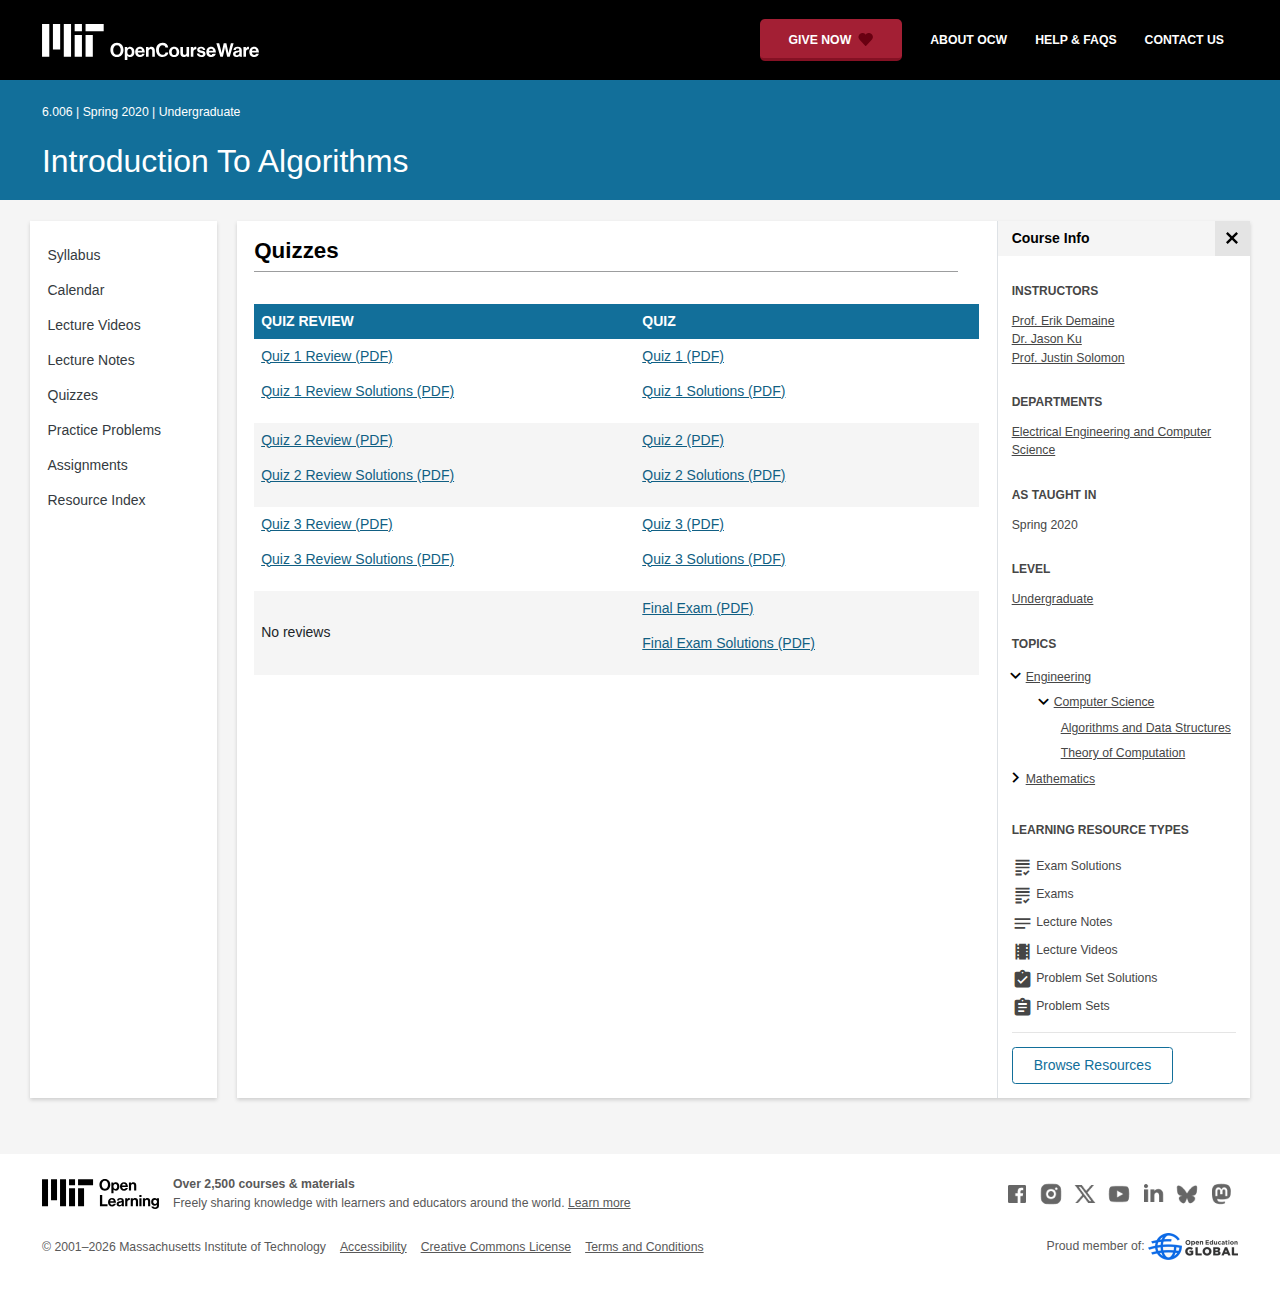
<file: 6.006-spring-2020/pages/quizzes/index.html>
<!doctype html>
<html lang="en">
<head>
  
    
    <script>(function(w,d,s,l,i){w[l]=w[l]||[];w[l].push({'gtm.start':
    new Date().getTime(),event:'gtm.js'});var f=d.getElementsByTagName(s)[0],
    j=d.createElement(s),dl=l!='dataLayer'?'&l='+l:'';j.async=true;j.src=
    'https://www.googletagmanager.com/gtm.js?id='+i+dl;f.parentNode.insertBefore(j,f);
    })(window,document,'script','dataLayer','GTM-NMQZ25T');</script>
    
  
  




    
    <link href="../../static_shared/css/course_offline.41451.css" rel="stylesheet">
    

    
    <link href="../../static_shared/css/common.41451.css" rel="stylesheet">
    


  
  <meta charset="utf-8">
  <meta name="viewport" content="width=device-width, initial-scale=1, viewport-fit=cover">
  <meta name="description" content="Quizzes with solutions for 6.006 Introduction to Algorithms.">
  <meta name="keywords" content="opencourseware,MIT OCW,courseware,MIT opencourseware,Free Courses,class notes,class syllabus,class materials,tutorials,online courses,MIT courses">
  
  <meta property="og:site_name" content="MIT OpenCourseWare">
  <meta property="og:type" content="website" />
  <meta property="og:url" content="https://ocw.mit.edu/courses/6-006-introduction-to-algorithms-spring-2020/pages/quizzes/" />
  <meta property="og:title" content="Quizzes | Introduction to Algorithms | Electrical Engineering and Computer Science | MIT OpenCourseWare" />
  <meta property="og:description" content="Quizzes with solutions for 6.006 Introduction to Algorithms." />

  

<meta property="og:image" content="https://ocw.mit.edu/courses/6-006-introduction-to-algorithms-spring-2020/5a62336c0a97b276d6141b0b7f070b5b_6-006s20.png" />
<meta name="twitter:card" content="summary_large_image" />
<meta name="twitter:site" content="@mitocw" />
<meta name="twitter:image:src" content="https://ocw.mit.edu/courses/6-006-introduction-to-algorithms-spring-2020/5a62336c0a97b276d6141b0b7f070b5b_6-006s20.png" />

  <link rel="canonical" href="https://ocw.mit.edu/courses/6-006-introduction-to-algorithms-spring-2020/pages/quizzes/" />

  <script type="application/ld+json">
      {
        "@context": "http://schema.org/",
        "@type" : "WebPage",
        "name": "MIT OpenCourseWare",
        "description": "Quizzes with solutions for 6.006 Introduction to Algorithms.",
        "license": "http://creativecommons.org/licenses/by-nc-sa/4.0/",
        "publisher": {
          "@type": "CollegeOrUniversity",
          "name": "MIT OpenCourseWare"
        }
      }
  </script>

  <title>Quizzes | Introduction to Algorithms | Electrical Engineering and Computer Science | MIT OpenCourseWare</title>
  <style>
  @font-face {
    font-family: 'Material Icons';
    font-style: normal;
    font-weight: 400;
    src: local('Material Icons'),
      local('MaterialIcons-Regular'),
      url(../../static_shared/fonts/MaterialIcons-Regular.subset.84f45410d085472240e2.woff2) format('woff2'),
      url(../../static_shared/fonts/MaterialIcons-Regular.subset.8167faf7e3a9170d282a.woff) format('woff'),
      url(../../static_shared/fonts/MaterialIcons-Regular.subset.0beb27f30d92440091b4.ttf) format('truetype');
  }
  @font-face {
    font-family: 'Material Icons Round';
    font-style: normal;
    font-weight: 400;
    src: local("MaterialIcons-Round"),
    url(../../static_shared/fonts/MaterialIconsRound-Regular.subset.7154eae1d0e60e0dabe4.woff2) format('woff2');
  }
  @font-face {
    font-family: 'Cardo Bold';
    font-style: normal;
    font-weight: bold;
    src: local('Cardo'),
      local('Cardo-Bold'),
      url(../../static_shared/fonts/Cardo-Bold.d7bf1aa6f322a64b2fc3.ttf) format('truetype');
  }
  @font-face {
    font-family: 'Cardo Italic';
    font-style: italic;
    font-weight: 400;
    src: local('Cardo'),
      local('Cardo-Italic'),
      url(../../static_shared/fonts/Cardo-Italic.0935d2ebbc05be3559b1.ttf) format('truetype');
  }
  @font-face {
    font-family: 'Helvetica Light';
    font-style: normal`;
    font-weight: 400;
    src: local('Helvetica Light'),
      local('Helvetica-Light'),
      url(../../static_shared/fonts/Helvetica-Light.70359849afb40079a1c8.ttf) format('truetype');
  }
  .external-link.nav-link::after {
    background-image: url('../../static_shared/images/external_link.58bbdd86c00a2c146c36.svg'); 
  }
  </style>
</head>


<body class="course-home-page">
  
    
    <noscript><iframe src="https://www.googletagmanager.com/ns.html?id=GTM-NMQZ25T"
    height="0" width="0" style="display:none;visibility:hidden"></iframe></noscript>
    
  
  <div class="overflow-auto">
    <span class="course-header">
    <div
  id="mobile-course-nav"
  class="navbar-offcanvas offcanvas-toggle offcanvas-toggle-close medium-and-below-only drawer">
  <h3 class="my-4 d-flex align-items-center justify-content-between">
    Browse Course Material
    <button
      class="btn"
      type="button"
      aria-label="Close Course Menu"
      onclick="$('#mobile-course-nav-toggle').click();"
      id="close-mobile-course-menu-button"
      >
      <img
        src="../../static_shared/images/close_small.b0a2684ccc0da6407a56.svg"
        alt=""
        width="12px"
      />
    </button>
  </h3>
  

<nav class="course-nav" aria-label="Course materials">
  <ul class="w-100 m-auto list-unstyled">
    
      









<li class="course-nav-list-item">
  <div class="course-nav-parent d-flex flex-direction-row align-items-center justify-content-between">
    <span class="course-nav-text-wrapper">
      
        <a class="text-dark nav-link"
          data-uuid="806697d9-a77b-cfb5-791d-be64ae934dc9"
           href="../../pages/syllabus/index.html" >
          Syllabus
        </a>
      
    </span>
    
  </div>
  
  <span class="medium-and-below-only"><hr/></span>
  
  <ul
    class="course-nav-child-nav m-auto collapse"
    id="nav-container_mobile_806697d9-a77b-cfb5-791d-be64ae934dc9"
    aria-labelledby="nav-button_mobile_806697d9-a77b-cfb5-791d-be64ae934dc9"
  >
    
  </ul>
</li>

    
      









<li class="course-nav-list-item">
  <div class="course-nav-parent d-flex flex-direction-row align-items-center justify-content-between">
    <span class="course-nav-text-wrapper">
      
        <a class="text-dark nav-link"
          data-uuid="7d2ea4af-b24a-df20-2423-9a0889bc50ab"
           href="../../pages/calendar/index.html" >
          Calendar
        </a>
      
    </span>
    
  </div>
  
  <span class="medium-and-below-only"><hr/></span>
  
  <ul
    class="course-nav-child-nav m-auto collapse"
    id="nav-container_mobile_7d2ea4af-b24a-df20-2423-9a0889bc50ab"
    aria-labelledby="nav-button_mobile_7d2ea4af-b24a-df20-2423-9a0889bc50ab"
  >
    
  </ul>
</li>

    
      









<li class="course-nav-list-item">
  <div class="course-nav-parent d-flex flex-direction-row align-items-center justify-content-between">
    <span class="course-nav-text-wrapper">
      
        <a class="text-dark nav-link"
          data-uuid="2dd8a6bf-697c-cc23-b282-ae6f9dec5b6f"
           href="../../video_galleries/lecture-videos/index.html" >
          Lecture Videos
        </a>
      
    </span>
    
  </div>
  
  <span class="medium-and-below-only"><hr/></span>
  
  <ul
    class="course-nav-child-nav m-auto collapse"
    id="nav-container_mobile_2dd8a6bf-697c-cc23-b282-ae6f9dec5b6f"
    aria-labelledby="nav-button_mobile_2dd8a6bf-697c-cc23-b282-ae6f9dec5b6f"
  >
    
  </ul>
</li>

    
      









<li class="course-nav-list-item">
  <div class="course-nav-parent d-flex flex-direction-row align-items-center justify-content-between">
    <span class="course-nav-text-wrapper">
      
        <a class="text-dark nav-link"
          data-uuid="51ba9637-0a92-32f2-88ab-0bef851c9ad4"
           href="../../pages/lecture-notes/index.html" >
          Lecture Notes
        </a>
      
    </span>
    
  </div>
  
  <span class="medium-and-below-only"><hr/></span>
  
  <ul
    class="course-nav-child-nav m-auto collapse"
    id="nav-container_mobile_51ba9637-0a92-32f2-88ab-0bef851c9ad4"
    aria-labelledby="nav-button_mobile_51ba9637-0a92-32f2-88ab-0bef851c9ad4"
  >
    
  </ul>
</li>

    
      









<li class="course-nav-list-item">
  <div class="course-nav-parent d-flex flex-direction-row align-items-center justify-content-between">
    <span class="course-nav-text-wrapper">
      
        <a class="text-dark nav-link"
          data-uuid="400e6a8d-35c4-e497-f645-fe19629c58f3"
           href="../../pages/quizzes/index.html" >
          Quizzes
        </a>
      
    </span>
    
  </div>
  
  <span class="medium-and-below-only"><hr/></span>
  
  <ul
    class="course-nav-child-nav m-auto collapse"
    id="nav-container_mobile_400e6a8d-35c4-e497-f645-fe19629c58f3"
    aria-labelledby="nav-button_mobile_400e6a8d-35c4-e497-f645-fe19629c58f3"
  >
    
  </ul>
</li>

    
      









<li class="course-nav-list-item">
  <div class="course-nav-parent d-flex flex-direction-row align-items-center justify-content-between">
    <span class="course-nav-text-wrapper">
      
        <a class="text-dark nav-link"
          data-uuid="60da50f1-00f1-a813-476b-6e6a65e98226"
           href="../../pages/practice-problems/index.html" >
          Practice Problems
        </a>
      
    </span>
    
  </div>
  
  <span class="medium-and-below-only"><hr/></span>
  
  <ul
    class="course-nav-child-nav m-auto collapse"
    id="nav-container_mobile_60da50f1-00f1-a813-476b-6e6a65e98226"
    aria-labelledby="nav-button_mobile_60da50f1-00f1-a813-476b-6e6a65e98226"
  >
    
  </ul>
</li>

    
      









<li class="course-nav-list-item">
  <div class="course-nav-parent d-flex flex-direction-row align-items-center justify-content-between">
    <span class="course-nav-text-wrapper">
      
        <a class="text-dark nav-link"
          data-uuid="bdb6c046-d849-dd11-ab64-cdea4975d145"
           href="../../pages/assignments/index.html" >
          Assignments
        </a>
      
    </span>
    
  </div>
  
  <span class="medium-and-below-only"><hr/></span>
  
  <ul
    class="course-nav-child-nav m-auto collapse"
    id="nav-container_mobile_bdb6c046-d849-dd11-ab64-cdea4975d145"
    aria-labelledby="nav-button_mobile_bdb6c046-d849-dd11-ab64-cdea4975d145"
  >
    
  </ul>
</li>

    
      









<li class="course-nav-list-item">
  <div class="course-nav-parent d-flex flex-direction-row align-items-center justify-content-between">
    <span class="course-nav-text-wrapper">
      
        <a class="text-dark nav-link"
          data-uuid="d8f3bab7-a81a-a2de-20cc-c78674a64694"
           href="../../pages/resource-index/index.html" >
          Resource Index
        </a>
      
    </span>
    
  </div>
  
  <span class="medium-and-below-only"><hr/></span>
  
  <ul
    class="course-nav-child-nav m-auto collapse"
    id="nav-container_mobile_d8f3bab7-a81a-a2de-20cc-c78674a64694"
    aria-labelledby="nav-button_mobile_d8f3bab7-a81a-a2de-20cc-c78674a64694"
  >
    
  </ul>
</li>

    
  </ul>
</nav>

</div>

    <div
  id="course-info-drawer"
  class="bg-faded pt-3 bg-light navbar-offcanvas navbar-offcanvas-right medium-and-below-only drawer"
>
  <div class="col-12">
    <button
      class="btn close-mobile-course-info"
      type="button"
      aria-label="Close Course Info"
      onclick="$('#mobile-course-info-toggle').click();"
      id="close-mobile-course-info-button"
      >
      <img
        class=""
        src="../../static_shared/images/close_small.b0a2684ccc0da6407a56.svg"
        alt=""
        width="12px"
      />
    </button>
  </div>
    

<div class="course-info">
  <div class="course-detail-title bg-light-gray">
    <h2 class="font-black py-1 pl-3 m-0">
      Course Info
    </h2>
  </div>
  <div class="px-3 mt-4">
    <div class="row">
      <div class="col-12 ">
        
        <div class="">
          
          <h5 class="panel-course-info-title ">
            Instructors
            </h5>
          <div class="course-info-content panel-course-info-text">
            




<ul class="list-unstyled m-0">
  
  
  
    
  
  <li>
    <a   class="course-info-instructor strip-link-offline"    href="https://ocw.mit.edu/search/?q=Prof.&#43;Erik&#43;Demaine"  >Prof. Erik Demaine</a>
  </li>
  
  
  
    
  
  <li>
    <a   class="course-info-instructor strip-link-offline"    href="https://ocw.mit.edu/search/?q=Dr.&#43;Jason&#43;Ku"  >Dr. Jason Ku</a>
  </li>
  
  
  
    
  
  <li>
    <a   class="course-info-instructor strip-link-offline"    href="https://ocw.mit.edu/search/?q=Prof.&#43;Justin&#43;Solomon"  >Prof. Justin Solomon</a>
  </li>
  
</ul>


          </div>
        </div>
        
        
          
          
            <div class="mt-4">
              <h5 class="panel-course-info-title ">
                Departments
              </h5>
              <div class="course-info-content panel-course-info-text">
                




<ul class="list-unstyled m-0">
  
  
  
    
  
  <li>
    <a   class="course-info-department strip-link-offline"    href="https://ocw.mit.edu/search/?d=Electrical&#43;Engineering&#43;and&#43;Computer&#43;Science"  >Electrical Engineering and Computer Science</a>
  </li>
  
</ul>


              </div>
            </div>
          
         
        
        <div class="mt-4">
          <h5 class="panel-course-info-title ">
            As Taught In
          </h5>
          <div class="course-info-content panel-course-info-text">
            Spring
            
              2020
            
          </div>
        </div>

        <div class="mt-4">
          <h5 class="panel-course-info-title ">
            Level
          </h5>
          <div class="course-info-content panel-course-info-text">
            
              
                <a   class=" strip-link-offline"    href="https://ocw.mit.edu/search/?l=Undergraduate"  >Undergraduate</a><br />
              
            
          </div>
        </div>
        
      </div>

      
    </div>
  </div>
</div>

  





<div class=" mt-4">
  <h5 class="panel-course-info-title ">
    Topics
  </h5>
  <ul class="list-unstyled pb-2 m-0 panel-course-info-text">
      <li>








<div class="position-relative pt-1 pb-1 pl-4 ml-n2 ">
  
  <button
    type="button"
    class="topic-toggle border-0 bg-transparent pl-0"
    data-target="#subtopic-container_mobile_0"
    data-toggle="collapse"
    aria-controls="subtopic-container_mobile_0"
    aria-expanded="true"
    aria-label="Engineering subtopics"
  >
    <i aria-hidden="true" class="material-icons"></i>
  </button>
  
  <span class="topic-text-wrapper">
    <a   class="text-black course-info-topic strip-link-offline"    href="https://ocw.mit.edu/search/?t=Engineering"  >Engineering</a></span>
</div>

<ul
  class="pl-4 subtopic-container collapse show list-unstyled"
  id="subtopic-container_mobile_0"
  aria-label="Subtopics"
>
  
  
  
  <li>
    <div class="position-relative pt-1 pb-1  pl-4 ">
      
      <button
        class="topic-toggle border-0 bg-transparent pl-0"
        data-target="#speciality-container_mobile_0_0"
        data-toggle="collapse"
        aria-controls="speciality-container_mobile_0_0"
        aria-expanded="true"
        aria-label="Computer Science specialties"
      >
        <i aria-hidden="true" class="material-icons"></i>
      </button>
      
      <span class="topic-text-wrapper">
        
        <a   class="text-black course-info-topic strip-link-offline"    href="https://ocw.mit.edu/search/?t=Computer&#43;Science"  >Computer Science</a></span>
    </div>
    <ul
      class="collapse show list-unstyled"
      id="speciality-container_mobile_0_0"
      aria-label="Specialties"
    >
      
      <li class="pt-1 pb-1 pl-5">
        <span class="topic-text-wrapper">
          
          <a   class="text-black course-info-topic strip-link-offline"    href="https://ocw.mit.edu/search/?t=Algorithms&#43;and&#43;Data&#43;Structures"  >Algorithms and Data Structures</a></span>
      </li>
      
      <li class="pt-1 pb-1 pl-5">
        <span class="topic-text-wrapper">
          
          <a   class="text-black course-info-topic strip-link-offline"    href="https://ocw.mit.edu/search/?t=Theory&#43;of&#43;Computation"  >Theory of Computation</a></span>
      </li>
      
    </ul>
    
  </li>
  
</ul>

</li>
      <li>








<div class="position-relative pt-1 pb-1 pl-4 ml-n2 ">
  
  <button
    type="button"
    class="topic-toggle border-0 bg-transparent pl-0"
    data-target="#subtopic-container_mobile_1"
    data-toggle="collapse"
    aria-controls="subtopic-container_mobile_1"
    aria-expanded="false"
    aria-label="Mathematics subtopics"
  >
    <i aria-hidden="true" class="material-icons"></i>
  </button>
  
  <span class="topic-text-wrapper">
    <a   class="text-black course-info-topic strip-link-offline"    href="https://ocw.mit.edu/search/?t=Mathematics"  >Mathematics</a></span>
</div>

<ul
  class="pl-4 subtopic-container collapse list-unstyled"
  id="subtopic-container_mobile_1"
  aria-label="Subtopics"
>
  
  
  
  <li>
    <div class="position-relative pt-1 pb-1  pl-2 ">
      
      <span class="topic-text-wrapper">
        
        <a   class="text-black course-info-topic strip-link-offline"    href="https://ocw.mit.edu/search/?t=Computation"  >Computation</a></span>
    </div>
    <ul
      class="collapse list-unstyled"
      id="speciality-container_mobile_1_0"
      aria-label="Specialties"
    >
      
    </ul>
    
  </li>
  
</ul>

</li>
      
  </ul>
</div>

  



<div class="">
  <h5 class="course-detail-title panel-course-info-title mt-3">
    Learning Resource Types
  </h5>
  <div>
    <div class="row d-inline m-0">
      
        <div class="panel-course-info-text my-2">
          

<div class="">
  <div class="d-flex">
    <i aria-hidden="true" class="material-icons pr-1">grading</i>
    <span>Exam Solutions</span>
  </div>
</div>

        </div>
      
        <div class="panel-course-info-text my-2">
          

<div class="">
  <div class="d-flex">
    <i aria-hidden="true" class="material-icons pr-1">grading</i>
    <span>Exams</span>
  </div>
</div>

        </div>
      
        <div class="panel-course-info-text my-2">
          

<div class="">
  <div class="d-flex">
    <i aria-hidden="true" class="material-icons pr-1">notes</i>
    <span>Lecture Notes</span>
  </div>
</div>

        </div>
      
        <div class="panel-course-info-text my-2">
          

<div class="">
  <div class="d-flex">
    <i aria-hidden="true" class="material-icons pr-1">theaters</i>
    <span>Lecture Videos</span>
  </div>
</div>

        </div>
      
        <div class="panel-course-info-text my-2">
          

<div class="">
  <div class="d-flex">
    <i aria-hidden="true" class="material-icons pr-1">assignment_turned_in</i>
    <span>Problem Set Solutions</span>
  </div>
</div>

        </div>
      
        <div class="panel-course-info-text my-2">
          

<div class="">
  <div class="d-flex">
    <i aria-hidden="true" class="material-icons pr-1">assignment</i>
    <span>Problem Sets</span>
  </div>
</div>

        </div>
      
    </div>
  </div>
</div>


  


<hr>
<div class="pb-3">
  <a class="download-course-link-button btn btn-outline-primary btn-link link-button text-decoration-none px-4 py-2"
    role="button"
    href="../../download/index.html">
    <div class="text-center w-100">Browse Resources</div>
  </a>
</div>

</div>

    





<div id="mobile-header" class="position-relative bg-black medium-and-below-only">
  <nav class="navbar navbar-expand-lg navbar-dark bg-black d-flex">
    <button
      class="navbar-toggler"
      type="button"
      data-toggle="collapse"
      data-target="#navbarSupportedContent"
      aria-controls="navbarSupportedContent"
      aria-expanded="false"
      aria-label="Toggle navigation"
    >
      <i class="material-icons display-4 text-white align-bottom">menu</i>
    </button>
    <div class="mx-auto">
      <a href="https://ocw.mit.edu/">
        <img width="200" src="../../static_shared/images/ocw_logo_white.cabdc9a745b03db3dad4.svg" alt="MIT OpenCourseWare"/>
      </a>
    </div>
    <div class="user-menu-container"></div>
    <div class="collapse navbar-collapse" id="navbarSupportedContent">
      <ul class="navbar-nav mr-auto pl-2 pt-2">
        <li class="nav-item"></li>
        <li class="nav-item">
          <a   class="nav-link"    href="https://giving.mit.edu/give/to/ocw/?utm_source=ocw&amp;utm_medium=homepage_banner&amp;utm_campaign=nextgen_home"  >Give Now</a>
        </li>
        <li class="nav-item">
          <a   class="nav-link"    href="https://ocw.mit.edu/about"  >About OCW</a>
        </li>
        <li class="nav-item">
          <a   class="nav-link"   target="_blank"   href="https://mitocw.zendesk.com/hc/en-us"  >Help &amp; Faqs</a>
        </li>
        <li class="nav-item">
          <a   class="nav-link"    href="https://ocw.mit.edu/contact"  >Contact Us</a>
        </li>
      </ul>
    </div>
  </nav>
</div>


<div id="desktop-header">
  <div class="contents">
    <div class="left">
      <div class="ocw-logo">
        <a href="https://ocw.mit.edu/">
          <img src="../../static_shared/images/ocw_logo_white.cabdc9a745b03db3dad4.svg" alt="MIT OpenCourseWare" />
        </a>
      </div>
    </div>
    <div class="right">
      
      <a class="give-button text-white text-decoration-none font-weight-bold small-link d-flex align-items-center" aria-label="Give Now - Donate to MIT OpenCourseWare" href="https://giving.mit.edu/give/to/ocw/?utm_source=ocw&amp;utm_medium=homepage_banner&amp;utm_campaign=nextgen_home">
        <span class="m-0 pr-2">GIVE NOW</span>
        <img src="../../static_shared/images/heart_burgundy.e7c8635e8cc6538b89fa.svg" class="heart-burgundy" alt="" />
      </a>
      <a   class="text-white text-decoration-none font-weight-bold pl-5 pr-3 py-2"    href="https://ocw.mit.edu/about"  >about ocw</a>
      <a   class="text-white text-decoration-none font-weight-bold px-3 py-2"   target="_blank"   href="https://mitocw.zendesk.com/hc/en-us"  >help &amp; faqs</a>
      <a   class="text-white text-decoration-none font-weight-bold px-3 py-2"    href="https://ocw.mit.edu/contact"  >contact us</a>
      <div class="user-menu-container"></div>
    </div>
  </div>
</div>

<div id="user-list-modal-container"></div>
<div id="create-user-list-modal-container"></div>
    </span>
    
    

<div id="course-banner" class="p-0">
  <div class="max-content-width course-banner-content m-auto py-3">
    <div class="row">
    <div class="col-11">
      
      <span class="course-number-term-detail">6.006 | Spring 2020 | Undergraduate</span>
      <br>
      <br>
      <h1>
        <a
          class="text-capitalize m-0 text-white"
          href="../../index.html"
        >Introduction to Algorithms</a>
      </h1>
    </div>
    <div class="col-1"><div class="bookmark-button-container" data-resourcereadableid="6.006&#43;spring_2020"></div>
    </div>
    </div>
  </div>
</div>


    <div id="course-main-content">
      <div class="row">
        <div class="col-12 course-home-grid">
          <div class="medium-and-below-only">
            <div class="d-flex align-items-center mb-3">
              <div class="col-6 px-0">
                <div>
  <button
    id="mobile-course-nav-toggle"
    class="mobile-course-nav-toggle-btn d-inline-flex align-items-center offcanvas-toggle"
    data-toggle="offcanvas"
    data-target="#mobile-course-nav"
  >
    <img src="../../static_shared/images/expand.a062b1c47b121e3c7e03.svg" alt=""/>
    <span class="pl-1">Menu</span>
  </button>
</div>

              </div>
              <div class="col-6 px-0">
                


  <button 
    class="btn btn-link float-right mobile-course-info-toggle-btn toggle navbar-toggle offcanvas-toggle"
    id="mobile-course-info-toggle"
    data-toggle="offcanvas" 
    data-target="#course-info-drawer">
    More Info
  </button>


              </div>
            </div>
          </div>
        </div>
      </div>
      <div class="row course-cards">
        <div class="col-2 course-home-grid large-and-above-only">  
          <div class="card">
  <div class="card-body pr-2">
    

<nav class="course-nav" aria-label="Course materials">
  <ul class="w-100 m-auto list-unstyled">
    
      









<li class="course-nav-list-item">
  <div class="course-nav-parent d-flex flex-direction-row align-items-center justify-content-between">
    <span class="course-nav-text-wrapper">
      
        <a class="text-dark nav-link"
          data-uuid="806697d9-a77b-cfb5-791d-be64ae934dc9"
           href="../../pages/syllabus/index.html" >
          Syllabus
        </a>
      
    </span>
    
  </div>
  
  <span class="medium-and-below-only"><hr/></span>
  
  <ul
    class="course-nav-child-nav m-auto collapse"
    id="nav-container_desktop_806697d9-a77b-cfb5-791d-be64ae934dc9"
    aria-labelledby="nav-button_desktop_806697d9-a77b-cfb5-791d-be64ae934dc9"
  >
    
  </ul>
</li>

    
      









<li class="course-nav-list-item">
  <div class="course-nav-parent d-flex flex-direction-row align-items-center justify-content-between">
    <span class="course-nav-text-wrapper">
      
        <a class="text-dark nav-link"
          data-uuid="7d2ea4af-b24a-df20-2423-9a0889bc50ab"
           href="../../pages/calendar/index.html" >
          Calendar
        </a>
      
    </span>
    
  </div>
  
  <span class="medium-and-below-only"><hr/></span>
  
  <ul
    class="course-nav-child-nav m-auto collapse"
    id="nav-container_desktop_7d2ea4af-b24a-df20-2423-9a0889bc50ab"
    aria-labelledby="nav-button_desktop_7d2ea4af-b24a-df20-2423-9a0889bc50ab"
  >
    
  </ul>
</li>

    
      









<li class="course-nav-list-item">
  <div class="course-nav-parent d-flex flex-direction-row align-items-center justify-content-between">
    <span class="course-nav-text-wrapper">
      
        <a class="text-dark nav-link"
          data-uuid="2dd8a6bf-697c-cc23-b282-ae6f9dec5b6f"
           href="../../video_galleries/lecture-videos/index.html" >
          Lecture Videos
        </a>
      
    </span>
    
  </div>
  
  <span class="medium-and-below-only"><hr/></span>
  
  <ul
    class="course-nav-child-nav m-auto collapse"
    id="nav-container_desktop_2dd8a6bf-697c-cc23-b282-ae6f9dec5b6f"
    aria-labelledby="nav-button_desktop_2dd8a6bf-697c-cc23-b282-ae6f9dec5b6f"
  >
    
  </ul>
</li>

    
      









<li class="course-nav-list-item">
  <div class="course-nav-parent d-flex flex-direction-row align-items-center justify-content-between">
    <span class="course-nav-text-wrapper">
      
        <a class="text-dark nav-link"
          data-uuid="51ba9637-0a92-32f2-88ab-0bef851c9ad4"
           href="../../pages/lecture-notes/index.html" >
          Lecture Notes
        </a>
      
    </span>
    
  </div>
  
  <span class="medium-and-below-only"><hr/></span>
  
  <ul
    class="course-nav-child-nav m-auto collapse"
    id="nav-container_desktop_51ba9637-0a92-32f2-88ab-0bef851c9ad4"
    aria-labelledby="nav-button_desktop_51ba9637-0a92-32f2-88ab-0bef851c9ad4"
  >
    
  </ul>
</li>

    
      









<li class="course-nav-list-item">
  <div class="course-nav-parent d-flex flex-direction-row align-items-center justify-content-between">
    <span class="course-nav-text-wrapper">
      
        <a class="text-dark nav-link"
          data-uuid="400e6a8d-35c4-e497-f645-fe19629c58f3"
           href="../../pages/quizzes/index.html" >
          Quizzes
        </a>
      
    </span>
    
  </div>
  
  <span class="medium-and-below-only"><hr/></span>
  
  <ul
    class="course-nav-child-nav m-auto collapse"
    id="nav-container_desktop_400e6a8d-35c4-e497-f645-fe19629c58f3"
    aria-labelledby="nav-button_desktop_400e6a8d-35c4-e497-f645-fe19629c58f3"
  >
    
  </ul>
</li>

    
      









<li class="course-nav-list-item">
  <div class="course-nav-parent d-flex flex-direction-row align-items-center justify-content-between">
    <span class="course-nav-text-wrapper">
      
        <a class="text-dark nav-link"
          data-uuid="60da50f1-00f1-a813-476b-6e6a65e98226"
           href="../../pages/practice-problems/index.html" >
          Practice Problems
        </a>
      
    </span>
    
  </div>
  
  <span class="medium-and-below-only"><hr/></span>
  
  <ul
    class="course-nav-child-nav m-auto collapse"
    id="nav-container_desktop_60da50f1-00f1-a813-476b-6e6a65e98226"
    aria-labelledby="nav-button_desktop_60da50f1-00f1-a813-476b-6e6a65e98226"
  >
    
  </ul>
</li>

    
      









<li class="course-nav-list-item">
  <div class="course-nav-parent d-flex flex-direction-row align-items-center justify-content-between">
    <span class="course-nav-text-wrapper">
      
        <a class="text-dark nav-link"
          data-uuid="bdb6c046-d849-dd11-ab64-cdea4975d145"
           href="../../pages/assignments/index.html" >
          Assignments
        </a>
      
    </span>
    
  </div>
  
  <span class="medium-and-below-only"><hr/></span>
  
  <ul
    class="course-nav-child-nav m-auto collapse"
    id="nav-container_desktop_bdb6c046-d849-dd11-ab64-cdea4975d145"
    aria-labelledby="nav-button_desktop_bdb6c046-d849-dd11-ab64-cdea4975d145"
  >
    
  </ul>
</li>

    
      









<li class="course-nav-list-item">
  <div class="course-nav-parent d-flex flex-direction-row align-items-center justify-content-between">
    <span class="course-nav-text-wrapper">
      
        <a class="text-dark nav-link"
          data-uuid="d8f3bab7-a81a-a2de-20cc-c78674a64694"
           href="../../pages/resource-index/index.html" >
          Resource Index
        </a>
      
    </span>
    
  </div>
  
  <span class="medium-and-below-only"><hr/></span>
  
  <ul
    class="course-nav-child-nav m-auto collapse"
    id="nav-container_desktop_d8f3bab7-a81a-a2de-20cc-c78674a64694"
    aria-labelledby="nav-button_desktop_d8f3bab7-a81a-a2de-20cc-c78674a64694"
  >
    
  </ul>
</li>

    
  </ul>
</nav>

  </div>
</div>

        </div>
        <div class="col-sm-12 col-lg-10 course-home-grid">
          <div class="">
            <div class="card">
              <div class="d-flex justify-content-between">
                <div class="p-0 col-lg-9" id="main-course-section">
                  <div class="card-body">
                    
<div class="mb-2">
  <header>
  <div class="course-section-title-container">
    <div id="course-title">
      
      <h2 class="pb-1 mb-1">Quizzes</h2>
    </div>
  </div>
</header>

  <article class="content pt-3 mt-1">
    <main id="course-content-section"><p><table>
<thead>
<tr>
<th>

Quiz Review
</th>
<th>

Quiz
</th>
</tr>
</thead>
<tbody>
<tr>
<td>
</p>
<p><a href="../../resources/mit6_006s20_review1/index.html">Quiz 1 Review (PDF)</a></p>
<p><a href="../../resources/mit6_006s20_review1_sol/index.html">Quiz 1 Review Solutions (PDF)</a></p>
<p></td>
<td>
</p>
<p><a href="../../resources/mit6_006s20_q1/index.html">Quiz 1 (PDF)</a></p>
<p><a href="../../resources/mit6_006s20_q1_sol/index.html">Quiz 1 Solutions (PDF)</a></p>
<p></td>
</tr>
<tr>
<td>
</p>
<p><a href="../../resources/mit6_006s20_review2/index.html">Quiz 2 Review (PDF)</a></p>
<p><a href="../../resources/mit6_006s20_review2_sol/index.html">Quiz 2 Review Solutions (PDF)</a></p>
<p></td>
<td>
</p>
<p><a href="../../resources/mit6_006s20_q2/index.html">Quiz 2 (PDF)</a></p>
<p><a href="../../resources/mit6_006s20_q2_sol/index.html">Quiz 2 Solutions (PDF)</a></p>
<p></td>
</tr>
<tr>
<td>
</p>
<p><a href="../../resources/mit6_006s20_review3/index.html">Quiz 3 Review (PDF)</a></p>
<p><a href="../../resources/mit6_006s20_review3_sol/index.html">Quiz 3 Review Solutions (PDF)</a></p>
<p></td>
<td>
</p>
<p><a href="../../resources/mit6_006s20_q3_pdf/index.html">Quiz 3 (PDF)</a></p>
<p><a href="../../resources/mit6_006s20_q3_sol_pdf/index.html">Quiz 3 Solutions (PDF)</a></p>
<p></td>
</tr>
<tr>
<td>

No reviews
</td>
<td>
</p>
<p><a href="../../resources/mit6_006s20_final/index.html">Final Exam (PDF)</a></p>
<p><a href="../../resources/mit6_006s20_final_sol/index.html">Final Exam Solutions (PDF)</a></p>
<p></td>
</tr>
</tbody>
</table>
</p>
</main>
  </article>
</div>


                  </div>
                </div>
                
                  <button 
  type="button" 
  class="btn course-info-button large-and-above-only"
  id="desktop-course-drawer-button"
  data-target="#desktop-course-drawer"
  data-toggle="collapse"
  aria-label="Course Info"
  aria-controls="desktop-course-drawer"
  aria-expanded="false"
>
  <img
    class="expand-drawer-img drawer-icon-img"
    src="../../static_shared/images/left_arrow.3c482a1f6223bff3f0e6.svg"
    alt=""
  />
  <img
    class="collapse-drawer-img drawer-icon-img"
    src="../../static_shared/images/close_small.b0a2684ccc0da6407a56.svg"
    alt=""
  />
</button>

<div class="collapse border-left p-0 large-and-above-only col-3" id="desktop-course-drawer">
    

<div class="course-info">
  <div class="course-detail-title bg-light-gray">
    <h2 class="font-black py-1 pl-3 m-0">
      Course Info
    </h2>
  </div>
  <div class="px-3 mt-4">
    <div class="row">
      <div class="col-12 ">
        
        <div class="">
          
          <h5 class="panel-course-info-title ">
            Instructors
            </h5>
          <div class="course-info-content panel-course-info-text">
            




<ul class="list-unstyled m-0">
  
  
  
    
  
  <li>
    <a   class="course-info-instructor strip-link-offline"    href="https://ocw.mit.edu/search/?q=Prof.&#43;Erik&#43;Demaine"  >Prof. Erik Demaine</a>
  </li>
  
  
  
    
  
  <li>
    <a   class="course-info-instructor strip-link-offline"    href="https://ocw.mit.edu/search/?q=Dr.&#43;Jason&#43;Ku"  >Dr. Jason Ku</a>
  </li>
  
  
  
    
  
  <li>
    <a   class="course-info-instructor strip-link-offline"    href="https://ocw.mit.edu/search/?q=Prof.&#43;Justin&#43;Solomon"  >Prof. Justin Solomon</a>
  </li>
  
</ul>


          </div>
        </div>
        
        
          
          
            <div class="mt-4">
              <h5 class="panel-course-info-title ">
                Departments
              </h5>
              <div class="course-info-content panel-course-info-text">
                




<ul class="list-unstyled m-0">
  
  
  
    
  
  <li>
    <a   class="course-info-department strip-link-offline"    href="https://ocw.mit.edu/search/?d=Electrical&#43;Engineering&#43;and&#43;Computer&#43;Science"  >Electrical Engineering and Computer Science</a>
  </li>
  
</ul>


              </div>
            </div>
          
         
        
        <div class="mt-4">
          <h5 class="panel-course-info-title ">
            As Taught In
          </h5>
          <div class="course-info-content panel-course-info-text">
            Spring
            
              2020
            
          </div>
        </div>

        <div class="mt-4">
          <h5 class="panel-course-info-title ">
            Level
          </h5>
          <div class="course-info-content panel-course-info-text">
            
              
                <a   class=" strip-link-offline"    href="https://ocw.mit.edu/search/?l=Undergraduate"  >Undergraduate</a><br />
              
            
          </div>
        </div>
        
      </div>

      
    </div>
  </div>
</div>

  <div class="px-3">
    





<div class=" mt-4">
  <h5 class="panel-course-info-title ">
    Topics
  </h5>
  <ul class="list-unstyled pb-2 m-0 panel-course-info-text">
      <li>








<div class="position-relative pt-1 pb-1 pl-4 ml-n2 ">
  
  <button
    type="button"
    class="topic-toggle border-0 bg-transparent pl-0"
    data-target="#subtopic-container_desktop_0"
    data-toggle="collapse"
    aria-controls="subtopic-container_desktop_0"
    aria-expanded="true"
    aria-label="Engineering subtopics"
  >
    <i aria-hidden="true" class="material-icons"></i>
  </button>
  
  <span class="topic-text-wrapper">
    <a   class="text-black course-info-topic strip-link-offline"    href="https://ocw.mit.edu/search/?t=Engineering"  >Engineering</a></span>
</div>

<ul
  class="pl-4 subtopic-container collapse show list-unstyled"
  id="subtopic-container_desktop_0"
  aria-label="Subtopics"
>
  
  
  
  <li>
    <div class="position-relative pt-1 pb-1  pl-4 ">
      
      <button
        class="topic-toggle border-0 bg-transparent pl-0"
        data-target="#speciality-container_desktop_0_0"
        data-toggle="collapse"
        aria-controls="speciality-container_desktop_0_0"
        aria-expanded="true"
        aria-label="Computer Science specialties"
      >
        <i aria-hidden="true" class="material-icons"></i>
      </button>
      
      <span class="topic-text-wrapper">
        
        <a   class="text-black course-info-topic strip-link-offline"    href="https://ocw.mit.edu/search/?t=Computer&#43;Science"  >Computer Science</a></span>
    </div>
    <ul
      class="collapse show list-unstyled"
      id="speciality-container_desktop_0_0"
      aria-label="Specialties"
    >
      
      <li class="pt-1 pb-1 pl-5">
        <span class="topic-text-wrapper">
          
          <a   class="text-black course-info-topic strip-link-offline"    href="https://ocw.mit.edu/search/?t=Algorithms&#43;and&#43;Data&#43;Structures"  >Algorithms and Data Structures</a></span>
      </li>
      
      <li class="pt-1 pb-1 pl-5">
        <span class="topic-text-wrapper">
          
          <a   class="text-black course-info-topic strip-link-offline"    href="https://ocw.mit.edu/search/?t=Theory&#43;of&#43;Computation"  >Theory of Computation</a></span>
      </li>
      
    </ul>
    
  </li>
  
</ul>

</li>
      <li>








<div class="position-relative pt-1 pb-1 pl-4 ml-n2 ">
  
  <button
    type="button"
    class="topic-toggle border-0 bg-transparent pl-0"
    data-target="#subtopic-container_desktop_1"
    data-toggle="collapse"
    aria-controls="subtopic-container_desktop_1"
    aria-expanded="false"
    aria-label="Mathematics subtopics"
  >
    <i aria-hidden="true" class="material-icons"></i>
  </button>
  
  <span class="topic-text-wrapper">
    <a   class="text-black course-info-topic strip-link-offline"    href="https://ocw.mit.edu/search/?t=Mathematics"  >Mathematics</a></span>
</div>

<ul
  class="pl-4 subtopic-container collapse list-unstyled"
  id="subtopic-container_desktop_1"
  aria-label="Subtopics"
>
  
  
  
  <li>
    <div class="position-relative pt-1 pb-1  pl-2 ">
      
      <span class="topic-text-wrapper">
        
        <a   class="text-black course-info-topic strip-link-offline"    href="https://ocw.mit.edu/search/?t=Computation"  >Computation</a></span>
    </div>
    <ul
      class="collapse list-unstyled"
      id="speciality-container_desktop_1_0"
      aria-label="Specialties"
    >
      
    </ul>
    
  </li>
  
</ul>

</li>
      
  </ul>
</div>

    



<div class="">
  <h5 class="course-detail-title panel-course-info-title mt-3">
    Learning Resource Types
  </h5>
  <div>
    <div class="row d-inline m-0">
      
        <div class="panel-course-info-text my-2">
          

<div class="">
  <div class="d-flex">
    <i aria-hidden="true" class="material-icons pr-1">grading</i>
    <span>Exam Solutions</span>
  </div>
</div>

        </div>
      
        <div class="panel-course-info-text my-2">
          

<div class="">
  <div class="d-flex">
    <i aria-hidden="true" class="material-icons pr-1">grading</i>
    <span>Exams</span>
  </div>
</div>

        </div>
      
        <div class="panel-course-info-text my-2">
          

<div class="">
  <div class="d-flex">
    <i aria-hidden="true" class="material-icons pr-1">notes</i>
    <span>Lecture Notes</span>
  </div>
</div>

        </div>
      
        <div class="panel-course-info-text my-2">
          

<div class="">
  <div class="d-flex">
    <i aria-hidden="true" class="material-icons pr-1">theaters</i>
    <span>Lecture Videos</span>
  </div>
</div>

        </div>
      
        <div class="panel-course-info-text my-2">
          

<div class="">
  <div class="d-flex">
    <i aria-hidden="true" class="material-icons pr-1">assignment_turned_in</i>
    <span>Problem Set Solutions</span>
  </div>
</div>

        </div>
      
        <div class="panel-course-info-text my-2">
          

<div class="">
  <div class="d-flex">
    <i aria-hidden="true" class="material-icons pr-1">assignment</i>
    <span>Problem Sets</span>
  </div>
</div>

        </div>
      
    </div>
  </div>
</div>


    


<hr>
<div class="pb-3">
  <a class="download-course-link-button btn btn-outline-primary btn-link link-button text-decoration-none px-4 py-2"
    role="button"
    href="../../download/index.html">
    <div class="text-center w-100">Browse Resources</div>
  </a>
</div>

  </div>
</div>

                
              </div>
            </div>
          </div>
        </div>
      </div>
    </div>

    
<div class="footer">
    <div class="footer-main-content mx-auto">
    	<div class="col-12 px-0">
        	<div class="row align-items-center mx-0">
            	<div class="col-12 col-md-8 px-0">
					<div class="d-md-flex align-items-center">
						<a href="https://openlearning.mit.edu/" target="_blank">
							<img width="117px" src="../../static_shared/images/mit_ol.4165342f87abb1da46fd.svg" alt="MIT Open Learning" />
						</a>
						<div class="ml-md-3 mt-4 mt-md-0">
							<div class="font-weight-bold">
								Over 2,500 courses & materials
							</div>
							<div>
								Freely sharing knowledge with learners and educators around the world. <a href='https://ocw.mit.edu/about'>Learn more</a>
							</div>
						</div>
					</div>
            	</div>
				<div class="col-12 col-md-4 px-0 d-none d-md-block">
					<div class="d-flex justify-content-md-end">
	<div>
		<a href="https://www.facebook.com/MITOCW" target="_blank">
			<img class="footer-social-icon ml-0" src="../../static_shared/images/Facebook.d1f5caeb73d7d12505a2.png" alt="facebook"/>
		</a>
	</div>
	<div>
		<a href="https://www.instagram.com/mitocw" target="_blank">
			<img class="footer-social-icon" src="../../static_shared/images/Instagram.4df41828ffee4ff33d8a.png" alt="instagram"/>
		</a>
	</div>
	<div>
		<a href="https://twitter.com/MITOCW" target="_blank">
			<img class="footer-social-icon" src="../../static_shared/images/x-formerly-twitter-black.f8c75ad9f42902726d25.png" alt="x (formerly twitter)"/>
		</a>
	</div>
	<div>
		<a href="https://www.youtube.com/mitocw" target="_blank">
			<img class="footer-social-icon" src="../../static_shared/images/Youtube.7c9f62c4f1dc9515ebb4.png" alt="youtube"/>
		</a>
	</div>
	<div>
		<a href="https://www.linkedin.com/company/mit-opencourseware/" target="_blank">
			<img class="footer-social-icon nudge-up" src="../../static_shared/images/linkedin-black.2f7f8a6a3899f5d1e1d6.png" alt="linkedin"/>
		</a>
	</div>
	<div>
		<a href="https://bsky.app/profile/mitocw.bsky.social" target="_blank">
			<img class="footer-social-icon" src="../../static_shared/images/bluesky-black.9f4523fcefa9b6f25be7.png" alt="bluesky"/>
		</a>
	</div>
	<div>
		<a href="https://mastodon.social/@mitocw" target="_blank">
			<img class="footer-social-icon" src="../../static_shared/images/mastodon-black.9e2de31a28415c123800.png" alt="mastodon"/>
		</a>
	</div>
</div>

				</div>
        	</div>
    	</div>
		
		<div class="col-12 mt-3 mt-md-4 px-0">
			<div class="row align-items-center mx-0">
            	<div class="col-12 col-md-8 px-0">
					<div class="d-lg-flex">
						<div class="pr-md-2 mt-2 mt-lg-0 d-none d-lg-block">
							© 2001–2026 Massachusetts Institute of Technology
						</div>
						<div class="px-lg-2 mt-2 mt-lg-0">
							<a href="https://accessibility.mit.edu" target="_blank">Accessibility</a>
						</div>
						<div class="px-lg-2 mt-2 mt-lg-0">
							<a href="https://creativecommons.org/licenses/by-nc-sa/4.0/" target="_blank">Creative Commons License</a>
						</div>
						<div class="px-lg-2 mt-2 mt-lg-0">
							<a class="hide-offline" href='https://ocw.mit.edu/pages/privacy-and-terms-of-use/'>Terms and Conditions</a>
						</div>
					</div>
            	</div>
				<div class="col-12 col-md-4 px-0">
					<div class="d-flex justify-content-md-end mt-4 mt-lg-0">
						<div>
						Proud member of: 
						<a href="https://www.oeglobal.org/" target="_blank">
							<img class="oeg-logo" src="../../static_shared/images/oeg_logo.8a31f7b87f30df2d0169.png" alt="Open Education Global"/>
						</a>
						</div>
					</div>
				</div>
        	</div>
		</div>

		<div class="col-12 mt-5 px-0 d-md-none">
			<div class="d-flex justify-content-md-end">
	<div>
		<a href="https://www.facebook.com/MITOCW" target="_blank">
			<img class="footer-social-icon ml-0" src="../../static_shared/images/Facebook.d1f5caeb73d7d12505a2.png" alt="facebook"/>
		</a>
	</div>
	<div>
		<a href="https://www.instagram.com/mitocw" target="_blank">
			<img class="footer-social-icon" src="../../static_shared/images/Instagram.4df41828ffee4ff33d8a.png" alt="instagram"/>
		</a>
	</div>
	<div>
		<a href="https://twitter.com/MITOCW" target="_blank">
			<img class="footer-social-icon" src="../../static_shared/images/x-formerly-twitter-black.f8c75ad9f42902726d25.png" alt="x (formerly twitter)"/>
		</a>
	</div>
	<div>
		<a href="https://www.youtube.com/mitocw" target="_blank">
			<img class="footer-social-icon" src="../../static_shared/images/Youtube.7c9f62c4f1dc9515ebb4.png" alt="youtube"/>
		</a>
	</div>
	<div>
		<a href="https://www.linkedin.com/company/mit-opencourseware/" target="_blank">
			<img class="footer-social-icon nudge-up" src="../../static_shared/images/linkedin-black.2f7f8a6a3899f5d1e1d6.png" alt="linkedin"/>
		</a>
	</div>
	<div>
		<a href="https://bsky.app/profile/mitocw.bsky.social" target="_blank">
			<img class="footer-social-icon" src="../../static_shared/images/bluesky-black.9f4523fcefa9b6f25be7.png" alt="bluesky"/>
		</a>
	</div>
	<div>
		<a href="https://mastodon.social/@mitocw" target="_blank">
			<img class="footer-social-icon" src="../../static_shared/images/mastodon-black.9e2de31a28415c123800.png" alt="mastodon"/>
		</a>
	</div>
</div>

		</div>

		<div class="col-12 mt-4 px-0 d-lg-none">
			© 2001–2026 Massachusetts Institute of Technology
		</div>
    


    
    <script src="../../static_shared/js/course_offline.41451.js"></script>
    





    
	</div>
</div>

  </div>
  <script>
function hideLinksOffline(){
  if (!window.navigator.onLine) {
    const stripLinks = document.querySelectorAll(".strip-link-offline")
    const hideOffline = document.querySelectorAll(".hide-offline")
    const showOffline = document.querySelectorAll(".show-offline")
    Array.prototype.forEach.call(stripLinks, function(link) {
      link.outerHTML = link.innerHTML
    })
    Array.prototype.forEach.call(hideOffline, function(link) {
      link.classList.add("d-none")
    })
    Array.prototype.forEach.call(showOffline, function(link) {
      link.classList.remove("d-none")
    })
  }
}
hideLinksOffline()
</script>

  

<div
  class="modal"
  id="external-link-modal"
  tabindex="-1"
  role="dialog"
  aria-labelledby="external-link-modal-title"
  aria-hidden="true"
>
  <div class="modal-dialog modal-dialog-centered" role="document">
    <div class="modal-content p-3">
      <div class="modal-header d-flex align-items-center">
        <div class="d-flex align-items-center">
          <img
            class="modal-header-icon-img mr-3 align-baseline"
            src="../../static_shared/images/external_link.58bbdd86c00a2c146c36.svg"
            alt=""
            aria-hidden="true"
          />
          <h1 class="modal-title" id="external-link-modal-title">
            You are leaving MIT OpenCourseWare
          </h1>
        </div>
        <button type="button" class="border-0 p-0 bg-transparent d-flex" data-dismiss="modal" aria-label="Close">
          <span aria-hidden="true" class="material-icons modal-header-icon">close</span>
        </button>
      </div>
      <div class="modal-body">
        Please be advised that external sites may have terms and conditions, 
        including license rights, that differ from ours. MIT OCW is not responsible 
        for any content on third party sites, nor does a link suggest an endorsement 
        of those sites and/or their content.
      </div>
      <div class="modal-footer">
        <button
          type="button"
          class="btn btn-outline-primary btn-link link-button"
          data-dismiss="modal"
          >
            Stay Here
        </button>
        <a
          role="button"
          class="btn btn-primary btn-continue"
          target="_blank"
          href="#"
        >
          Continue
        </a>
      </div>
    </div>
  </div>
</div>

  <script>
    
    
    
    
    
    
    'use strict';
    const COURSE_DRAWER_LOCAL_STORAGE_KEY = "desktopCourseDrawerState"
    const COURSE_DRAWER_OPENED = "opened"
    const COURSE_DRAWER_CLOSED = "closed"
    
    const DESKTOP_COURSE_DRAWER_ID = "desktop-course-drawer"
    const COURSE_DRAWER_BTN_ID = "desktop-course-drawer-button"
    const MAIN_COURSE_SECTION_ID = "main-course-section"

    try{

      

      function initializeDesktopCourseDrawerState() {
        const state = getLocalStorageItem(COURSE_DRAWER_LOCAL_STORAGE_KEY)
        if (state === null) {
          
          setLocalStorageItem(COURSE_DRAWER_LOCAL_STORAGE_KEY, COURSE_DRAWER_OPENED)
          showOrHideDesktopCourseDrawer(COURSE_DRAWER_OPENED)
        } else {
          showOrHideDesktopCourseDrawer(state)
        }

        document.addEventListener("DOMContentLoaded", () => {
          const drawer = $(`#${DESKTOP_COURSE_DRAWER_ID}`)
          const mainSection = $(`#${MAIN_COURSE_SECTION_ID}`)

          drawer.on("shown.bs.collapse", (event) => {
            if (event.target.id !== DESKTOP_COURSE_DRAWER_ID) {
              return;
            }
            mainSection.addClass("col-lg-9")
            mainSection.removeClass("col-12")
            setLocalStorageItem(COURSE_DRAWER_LOCAL_STORAGE_KEY, COURSE_DRAWER_OPENED)
          })
      
          drawer.on("hidden.bs.collapse", (event) => {
            if (event.target.id !== DESKTOP_COURSE_DRAWER_ID) {
              return;
            }
            mainSection.addClass("col-12")
            mainSection.removeClass("col-lg-9")
            setLocalStorageItem(COURSE_DRAWER_LOCAL_STORAGE_KEY, COURSE_DRAWER_CLOSED)
          })
        })
      }

      function showOrHideDesktopCourseDrawer(state) {
        const drawer = document.getElementById(DESKTOP_COURSE_DRAWER_ID)
        const button = document.getElementById(COURSE_DRAWER_BTN_ID)
        const mainSection = document.getElementById(MAIN_COURSE_SECTION_ID)

        if (state === COURSE_DRAWER_OPENED) {
          drawer.classList.add("show")
          button.setAttribute("aria-expanded", "true")
        } else {
          drawer.classList.remove("show")
          button.setAttribute("aria-expanded", "false")
          mainSection.classList.remove("col-lg-9")
          mainSection.classList.add("col-12")
        }
      }

      function setOrGetLocalStorageItem(action,key,value) {
        try {
          
          if (typeof Storage !== "undefined") {
            if (action === "set") {
              localStorage.setItem(key, value)
              return true
            } else {
              return localStorage.getItem(key)
            }
          }
          console.error("This browser has no web storage support.")
          return null
        } catch (e) {
          console.error("An exception occurred while storing/fetching data in/from localstorage: ", e)
          return null
        }
      }

      function setLocalStorageItem(key, value) {
        return setOrGetLocalStorageItem("set", key, value)
      }
      
      function getLocalStorageItem(key){
        return setOrGetLocalStorageItem("get", key)
      }

      initializeDesktopCourseDrawerState();
    }
    catch(e){
      console.error("Something went wrong in maintaining/toggling course drawer state", e)
    }
  </script>

  

<script>
function expandNav(e,t){t.classList.add("show"),e.querySelector(".course-nav-section-toggle, video-tab-toggle-section").setAttribute("aria-expanded","true")}function courseNav(){document.querySelectorAll(".course-nav, .transcript-header").forEach(e=>{e.querySelectorAll(".nav-link").forEach(e=>{const t=e.getAttribute("href")?e.getAttribute("href"):"";if(t.replace(/\/$/,"")===window.location.pathname.replace(/\/$/,"")){e.classList.add("active");const s=e.closest(".course-nav-parent");s?.classList.add("active");const o=e.dataset.uuid,t=e.closest(".course-nav-list-item"),n=t?.querySelector(".collapse"),i=Array.prototype.filter.call(document.querySelectorAll(".course-nav-section-toggle"),e=>e.dataset.uuid===o);t&&n&&i.length>0&&expandNav(t,n)}});const t=e.querySelector("a.nav-link.active");e.querySelectorAll(".course-nav-list-item").forEach(e=>{const n=e.querySelector(".collapse");n&&n.contains(t)&&expandNav(e,n)})})}courseNav()
</script>

  

<script>
(()=>{var e=()=>document.querySelectorAll("#course-content-section table"),t=()=>document.getElementById("course-content-section");function n(){const o=e(),n=t();if(!n)return;if(!window.ResizeObserver)return;const i=new ResizeObserver(()=>s());i.observe(n),o.forEach(e=>{const t=e.getElementsByTagName("th"),n=e.querySelectorAll("table tr");n.forEach(e=>{const n=e.querySelectorAll("td");n.forEach((e,s)=>{t.length>=s+1&&(n[s].dataset.title=t[s].innerText.trim().concat(": "))})})})}function s(){const s=e(),n=t();if(!n)return;s.forEach(e=>{const t=n.getBoundingClientRect(),o=+(e.dataset.minWidth??0);t.width>o&&e.classList.remove("mobile-table");const s=e.getBoundingClientRect();s.right>t.right&&(e.dataset.minWidth=`${s.width}`,e.classList.add("mobile-table"))})}n()})()
</script>

</body>

</html>
</file>
<file: 6.006-spring-2020/static_shared/css/course_offline.41451.css>
.vjs-svg-icon{background-position:50%;background-repeat:no-repeat;display:inline-block;fill:currentColor;height:1.8em;width:1.8em}.vjs-svg-icon:before{content:none!important}.vjs-control:focus .vjs-svg-icon,.vjs-svg-icon:hover{filter:drop-shadow(0 0 .25em #fff)}.video-js .vjs-big-play-button .vjs-icon-placeholder:before,.video-js .vjs-modal-dialog,.vjs-button>.vjs-icon-placeholder:before,.vjs-modal-dialog .vjs-modal-dialog-content{height:100%;left:0;position:absolute;top:0;width:100%}.video-js .vjs-big-play-button .vjs-icon-placeholder:before,.vjs-button>.vjs-icon-placeholder:before{text-align:center}@font-face{font-family:VideoJS;font-style:normal;font-weight:400;src:url([data-uri]) format("woff")}.video-js .vjs-big-play-button .vjs-icon-placeholder:before,.video-js .vjs-play-control .vjs-icon-placeholder,.vjs-icon-play{font-family:VideoJS;font-style:normal;font-weight:400}.video-js .vjs-big-play-button .vjs-icon-placeholder:before,.video-js .vjs-play-control .vjs-icon-placeholder:before,.vjs-icon-play:before{content:""}.vjs-icon-play-circle{font-family:VideoJS;font-style:normal;font-weight:400}.vjs-icon-play-circle:before{content:""}.video-js .vjs-play-control.vjs-playing .vjs-icon-placeholder,.vjs-icon-pause{font-family:VideoJS;font-style:normal;font-weight:400}.video-js .vjs-play-control.vjs-playing .vjs-icon-placeholder:before,.vjs-icon-pause:before{content:""}.video-js .vjs-mute-control.vjs-vol-0 .vjs-icon-placeholder,.vjs-icon-volume-mute{font-family:VideoJS;font-style:normal;font-weight:400}.video-js .vjs-mute-control.vjs-vol-0 .vjs-icon-placeholder:before,.vjs-icon-volume-mute:before{content:""}.video-js .vjs-mute-control.vjs-vol-1 .vjs-icon-placeholder,.vjs-icon-volume-low{font-family:VideoJS;font-style:normal;font-weight:400}.video-js .vjs-mute-control.vjs-vol-1 .vjs-icon-placeholder:before,.vjs-icon-volume-low:before{content:""}.video-js .vjs-mute-control.vjs-vol-2 .vjs-icon-placeholder,.vjs-icon-volume-mid{font-family:VideoJS;font-style:normal;font-weight:400}.video-js .vjs-mute-control.vjs-vol-2 .vjs-icon-placeholder:before,.vjs-icon-volume-mid:before{content:""}.video-js .vjs-mute-control .vjs-icon-placeholder,.vjs-icon-volume-high{font-family:VideoJS;font-style:normal;font-weight:400}.video-js .vjs-mute-control .vjs-icon-placeholder:before,.vjs-icon-volume-high:before{content:""}.video-js .vjs-fullscreen-control .vjs-icon-placeholder,.vjs-icon-fullscreen-enter{font-family:VideoJS;font-style:normal;font-weight:400}.video-js .vjs-fullscreen-control .vjs-icon-placeholder:before,.vjs-icon-fullscreen-enter:before{content:""}.video-js.vjs-fullscreen .vjs-fullscreen-control .vjs-icon-placeholder,.vjs-icon-fullscreen-exit{font-family:VideoJS;font-style:normal;font-weight:400}.video-js.vjs-fullscreen .vjs-fullscreen-control .vjs-icon-placeholder:before,.vjs-icon-fullscreen-exit:before{content:""}.vjs-icon-spinner{font-family:VideoJS;font-style:normal;font-weight:400}.vjs-icon-spinner:before{content:""}.video-js .vjs-subs-caps-button .vjs-icon-placeholder,.video-js .vjs-subtitles-button .vjs-icon-placeholder,.video-js.video-js:lang(en-AU) .vjs-subs-caps-button .vjs-icon-placeholder,.video-js.video-js:lang(en-GB) .vjs-subs-caps-button .vjs-icon-placeholder,.video-js.video-js:lang(en-IE) .vjs-subs-caps-button .vjs-icon-placeholder,.video-js.video-js:lang(en-NZ) .vjs-subs-caps-button .vjs-icon-placeholder,.vjs-icon-subtitles{font-family:VideoJS;font-style:normal;font-weight:400}.video-js .vjs-subs-caps-button .vjs-icon-placeholder:before,.video-js .vjs-subtitles-button .vjs-icon-placeholder:before,.video-js.video-js:lang(en-AU) .vjs-subs-caps-button .vjs-icon-placeholder:before,.video-js.video-js:lang(en-GB) .vjs-subs-caps-button .vjs-icon-placeholder:before,.video-js.video-js:lang(en-IE) .vjs-subs-caps-button .vjs-icon-placeholder:before,.video-js.video-js:lang(en-NZ) .vjs-subs-caps-button .vjs-icon-placeholder:before,.vjs-icon-subtitles:before{content:""}.video-js .vjs-captions-button .vjs-icon-placeholder,.video-js:lang(en) .vjs-subs-caps-button .vjs-icon-placeholder,.video-js:lang(fr-CA) .vjs-subs-caps-button .vjs-icon-placeholder,.vjs-icon-captions{font-family:VideoJS;font-style:normal;font-weight:400}.video-js .vjs-captions-button .vjs-icon-placeholder:before,.video-js:lang(en) .vjs-subs-caps-button .vjs-icon-placeholder:before,.video-js:lang(fr-CA) .vjs-subs-caps-button .vjs-icon-placeholder:before,.vjs-icon-captions:before{content:""}.vjs-icon-hd{font-family:VideoJS;font-style:normal;font-weight:400}.vjs-icon-hd:before{content:""}.video-js .vjs-chapters-button .vjs-icon-placeholder,.vjs-icon-chapters{font-family:VideoJS;font-style:normal;font-weight:400}.video-js .vjs-chapters-button .vjs-icon-placeholder:before,.vjs-icon-chapters:before{content:""}.vjs-icon-downloading{font-family:VideoJS;font-style:normal;font-weight:400}.vjs-icon-downloading:before{content:""}.vjs-icon-file-download{font-family:VideoJS;font-style:normal;font-weight:400}.vjs-icon-file-download:before{content:""}.vjs-icon-file-download-done{font-family:VideoJS;font-style:normal;font-weight:400}.vjs-icon-file-download-done:before{content:""}.vjs-icon-file-download-off{font-family:VideoJS;font-style:normal;font-weight:400}.vjs-icon-file-download-off:before{content:""}.vjs-icon-share{font-family:VideoJS;font-style:normal;font-weight:400}.vjs-icon-share:before{content:""}.vjs-icon-cog{font-family:VideoJS;font-style:normal;font-weight:400}.vjs-icon-cog:before{content:""}.vjs-icon-square{font-family:VideoJS;font-style:normal;font-weight:400}.vjs-icon-square:before{content:""}.video-js .vjs-play-progress,.video-js .vjs-volume-level,.vjs-icon-circle,.vjs-seek-to-live-control .vjs-icon-placeholder{font-family:VideoJS;font-style:normal;font-weight:400}.video-js .vjs-play-progress:before,.video-js .vjs-volume-level:before,.vjs-icon-circle:before,.vjs-seek-to-live-control .vjs-icon-placeholder:before{content:""}.vjs-icon-circle-outline{font-family:VideoJS;font-style:normal;font-weight:400}.vjs-icon-circle-outline:before{content:""}.vjs-icon-circle-inner-circle{font-family:VideoJS;font-style:normal;font-weight:400}.vjs-icon-circle-inner-circle:before{content:""}.video-js .vjs-control.vjs-close-button .vjs-icon-placeholder,.vjs-icon-cancel{font-family:VideoJS;font-style:normal;font-weight:400}.video-js .vjs-control.vjs-close-button .vjs-icon-placeholder:before,.vjs-icon-cancel:before{content:""}.vjs-icon-repeat{font-family:VideoJS;font-style:normal;font-weight:400}.vjs-icon-repeat:before{content:""}.video-js .vjs-play-control.vjs-ended .vjs-icon-placeholder,.vjs-icon-replay{font-family:VideoJS;font-style:normal;font-weight:400}.video-js .vjs-play-control.vjs-ended .vjs-icon-placeholder:before,.vjs-icon-replay:before{content:""}.video-js .vjs-skip-backward-5 .vjs-icon-placeholder,.vjs-icon-replay-5{font-family:VideoJS;font-style:normal;font-weight:400}.video-js .vjs-skip-backward-5 .vjs-icon-placeholder:before,.vjs-icon-replay-5:before{content:""}.video-js .vjs-skip-backward-10 .vjs-icon-placeholder,.vjs-icon-replay-10{font-family:VideoJS;font-style:normal;font-weight:400}.video-js .vjs-skip-backward-10 .vjs-icon-placeholder:before,.vjs-icon-replay-10:before{content:""}.video-js .vjs-skip-backward-30 .vjs-icon-placeholder,.vjs-icon-replay-30{font-family:VideoJS;font-style:normal;font-weight:400}.video-js .vjs-skip-backward-30 .vjs-icon-placeholder:before,.vjs-icon-replay-30:before{content:""}.video-js .vjs-skip-forward-5 .vjs-icon-placeholder,.vjs-icon-forward-5{font-family:VideoJS;font-style:normal;font-weight:400}.video-js .vjs-skip-forward-5 .vjs-icon-placeholder:before,.vjs-icon-forward-5:before{content:""}.video-js .vjs-skip-forward-10 .vjs-icon-placeholder,.vjs-icon-forward-10{font-family:VideoJS;font-style:normal;font-weight:400}.video-js .vjs-skip-forward-10 .vjs-icon-placeholder:before,.vjs-icon-forward-10:before{content:""}.video-js .vjs-skip-forward-30 .vjs-icon-placeholder,.vjs-icon-forward-30{font-family:VideoJS;font-style:normal;font-weight:400}.video-js .vjs-skip-forward-30 .vjs-icon-placeholder:before,.vjs-icon-forward-30:before{content:""}.video-js .vjs-audio-button .vjs-icon-placeholder,.vjs-icon-audio{font-family:VideoJS;font-style:normal;font-weight:400}.video-js .vjs-audio-button .vjs-icon-placeholder:before,.vjs-icon-audio:before{content:""}.vjs-icon-next-item{font-family:VideoJS;font-style:normal;font-weight:400}.vjs-icon-next-item:before{content:""}.vjs-icon-previous-item{font-family:VideoJS;font-style:normal;font-weight:400}.vjs-icon-previous-item:before{content:""}.vjs-icon-shuffle{font-family:VideoJS;font-style:normal;font-weight:400}.vjs-icon-shuffle:before{content:""}.vjs-icon-cast{font-family:VideoJS;font-style:normal;font-weight:400}.vjs-icon-cast:before{content:""}.video-js .vjs-picture-in-picture-control .vjs-icon-placeholder,.vjs-icon-picture-in-picture-enter{font-family:VideoJS;font-style:normal;font-weight:400}.video-js .vjs-picture-in-picture-control .vjs-icon-placeholder:before,.vjs-icon-picture-in-picture-enter:before{content:""}.video-js.vjs-picture-in-picture .vjs-picture-in-picture-control .vjs-icon-placeholder,.vjs-icon-picture-in-picture-exit{font-family:VideoJS;font-style:normal;font-weight:400}.video-js.vjs-picture-in-picture .vjs-picture-in-picture-control .vjs-icon-placeholder:before,.vjs-icon-picture-in-picture-exit:before{content:""}.vjs-icon-facebook{font-family:VideoJS;font-style:normal;font-weight:400}.vjs-icon-facebook:before{content:""}.vjs-icon-linkedin{font-family:VideoJS;font-style:normal;font-weight:400}.vjs-icon-linkedin:before{content:""}.vjs-icon-twitter{font-family:VideoJS;font-style:normal;font-weight:400}.vjs-icon-twitter:before{content:""}.vjs-icon-tumblr{font-family:VideoJS;font-style:normal;font-weight:400}.vjs-icon-tumblr:before{content:""}.vjs-icon-pinterest{font-family:VideoJS;font-style:normal;font-weight:400}.vjs-icon-pinterest:before{content:""}.video-js .vjs-descriptions-button .vjs-icon-placeholder,.vjs-icon-audio-description{font-family:VideoJS;font-style:normal;font-weight:400}.video-js .vjs-descriptions-button .vjs-icon-placeholder:before,.vjs-icon-audio-description:before{content:""}.video-js{background-color:#000;box-sizing:border-box;color:#fff;display:inline-block;font-family:Arial,Helvetica,sans-serif;font-size:10px;font-style:normal;font-weight:400;line-height:1;padding:0;position:relative;vertical-align:top;word-break:normal}.video-js:-moz-full-screen{position:absolute}.video-js:-webkit-full-screen{height:100%!important;width:100%!important}.video-js[tabindex="-1"]{outline:none}.video-js *,.video-js :after,.video-js :before{box-sizing:inherit}.video-js ul{font-family:inherit;font-size:inherit;line-height:inherit;list-style-position:outside;margin:0}.video-js.vjs-1-1,.video-js.vjs-16-9,.video-js.vjs-4-3,.video-js.vjs-9-16,.video-js.vjs-fluid{max-width:100%;width:100%}.video-js.vjs-1-1:not(.vjs-audio-only-mode),.video-js.vjs-16-9:not(.vjs-audio-only-mode),.video-js.vjs-4-3:not(.vjs-audio-only-mode),.video-js.vjs-9-16:not(.vjs-audio-only-mode),.video-js.vjs-fluid:not(.vjs-audio-only-mode){height:0}.video-js.vjs-16-9:not(.vjs-audio-only-mode){padding-top:56.25%}.video-js.vjs-4-3:not(.vjs-audio-only-mode){padding-top:75%}.video-js.vjs-9-16:not(.vjs-audio-only-mode){padding-top:177.7777777778%}.video-js.vjs-1-1:not(.vjs-audio-only-mode){padding-top:100%}.video-js .vjs-tech,.video-js.vjs-fill:not(.vjs-audio-only-mode){height:100%;width:100%}.video-js .vjs-tech{left:0;position:absolute;top:0}.video-js.vjs-audio-only-mode .vjs-tech{display:none}body.vjs-full-window,body.vjs-pip-window{height:100%;margin:0;padding:0}.vjs-full-window .video-js.vjs-fullscreen,body.vjs-pip-window .video-js{bottom:0;left:0;overflow:hidden;position:fixed;right:0;top:0;z-index:1000}.video-js.vjs-fullscreen:not(.vjs-ios-native-fs),body.vjs-pip-window .video-js{display:block;height:100%!important;padding-top:0!important;width:100%!important}.video-js.vjs-fullscreen.vjs-user-inactive{cursor:none}.vjs-pip-container .vjs-pip-text{background-color:#000000b3;bottom:10%;font-size:2em;padding:.5em;position:absolute;text-align:center;width:100%}.vjs-layout-small.vjs-pip-container .vjs-pip-text,.vjs-layout-tiny.vjs-pip-container .vjs-pip-text,.vjs-layout-x-small.vjs-pip-container .vjs-pip-text{bottom:0;font-size:1.4em}.vjs-hidden{display:none!important}.vjs-disabled{cursor:default;opacity:.5}.video-js .vjs-offscreen{height:1px;left:-9999px;position:absolute;top:0;width:1px}.vjs-lock-showing{display:block!important;opacity:1!important;visibility:visible!important}.vjs-no-js{background-color:#000;color:#fff;font-family:Arial,Helvetica,sans-serif;font-size:18px;height:150px;margin:0 auto;padding:20px;text-align:center;width:300px}.vjs-no-js a,.vjs-no-js a:visited{color:#66a8cc}.video-js .vjs-big-play-button{background-color:#2b333f;background-color:#2b333fb3;border:.06666em solid #fff;border-radius:.3em;cursor:pointer;display:block;font-size:3em;height:1.63332em;left:50%;line-height:1.5em;margin-left:-1.5em;margin-top:-.81666em;opacity:1;padding:0;position:absolute;top:50%;transition:all .4s;width:3em}.vjs-big-play-button .vjs-svg-icon{height:1em;left:50%;line-height:1;position:absolute;top:50%;transform:translate(-50%,-50%);width:1em}.video-js .vjs-big-play-button:focus,.video-js:hover .vjs-big-play-button{background-color:#73859f;background-color:#73859f80;border-color:#fff;transition:all 0s}.vjs-controls-disabled .vjs-big-play-button,.vjs-error .vjs-big-play-button,.vjs-has-started .vjs-big-play-button,.vjs-using-native-controls .vjs-big-play-button{display:none}.vjs-has-started.vjs-paused.vjs-show-big-play-button-on-pause:not(.vjs-seeking):not(.vjs-scrubbing):not(.vjs-error) .vjs-big-play-button{display:block}.video-js button{appearance:none;background:none;border:none;color:inherit;display:inline-block;font-size:inherit;line-height:inherit;-webkit-text-decoration:none;text-decoration:none;text-transform:none;transition:none}.video-js.vjs-spatial-navigation-enabled .vjs-button:focus{box-shadow:none;outline:.0625em solid #fff}.vjs-control .vjs-button{height:100%;width:100%}.video-js .vjs-control.vjs-close-button{cursor:pointer;height:3em;position:absolute;right:0;top:.5em;z-index:2}.video-js .vjs-modal-dialog{background:#000c;background:-webkit-gradient(linear,left top,left bottom,from(#000c),to(#fff0));background:linear-gradient(180deg,#000c,#fff0);overflow:auto}.video-js .vjs-modal-dialog>*{box-sizing:border-box}.vjs-modal-dialog .vjs-modal-dialog-content{font-size:1.2em;line-height:1.5;padding:20px 24px;z-index:1}.vjs-menu-button{cursor:pointer}.vjs-menu-button.vjs-disabled{cursor:default}.vjs-workinghover .vjs-menu-button.vjs-disabled:hover .vjs-menu{display:none}.vjs-menu .vjs-menu-content{display:block;font-family:Arial,Helvetica,sans-serif;margin:0;overflow:auto;padding:0}.vjs-menu .vjs-menu-content>*{box-sizing:border-box}.vjs-scrubbing .vjs-control.vjs-menu-button:hover .vjs-menu{display:none}.vjs-menu li{display:-webkit-box;display:-ms-flexbox;display:flex;font-size:1.2em;justify-content:center;line-height:1.4em;list-style:none;margin:0;padding:.2em 0;text-align:center;text-transform:lowercase}.js-focus-visible .vjs-menu li.vjs-menu-item:hover,.vjs-menu li.vjs-menu-item:focus,.vjs-menu li.vjs-menu-item:hover{background-color:#73859f;background-color:#73859f80}.js-focus-visible .vjs-menu li.vjs-selected:hover,.vjs-menu li.vjs-selected,.vjs-menu li.vjs-selected:focus,.vjs-menu li.vjs-selected:hover{background-color:#fff;color:#2b333f}.js-focus-visible .vjs-menu li.vjs-selected:hover .vjs-svg-icon,.vjs-menu li.vjs-selected .vjs-svg-icon,.vjs-menu li.vjs-selected:focus .vjs-svg-icon,.vjs-menu li.vjs-selected:hover .vjs-svg-icon{fill:#000}.js-focus-visible .vjs-menu :not(.vjs-selected):focus:not(.focus-visible),.video-js .vjs-menu :not(.vjs-selected):focus:not(:focus-visible){background:none}.vjs-menu li.vjs-menu-title{cursor:default;font-size:1em;font-weight:700;line-height:2em;margin:0 0 .3em;padding:0;text-align:center;text-transform:uppercase}.vjs-menu-button-popup .vjs-menu{border-top-color:#2b333fb3;bottom:0;display:none;height:0;left:-3em;margin-bottom:1.5em;position:absolute;width:10em}.vjs-pip-window .vjs-menu-button-popup .vjs-menu{left:auto;right:1em}.vjs-menu-button-popup .vjs-menu .vjs-menu-content{background-color:#2b333f;background-color:#2b333fb3;bottom:1.5em;max-height:15em;position:absolute;width:100%}.vjs-layout-tiny .vjs-menu-button-popup .vjs-menu .vjs-menu-content,.vjs-layout-x-small .vjs-menu-button-popup .vjs-menu .vjs-menu-content{max-height:5em}.vjs-layout-small .vjs-menu-button-popup .vjs-menu .vjs-menu-content{max-height:10em}.vjs-layout-medium .vjs-menu-button-popup .vjs-menu .vjs-menu-content{max-height:14em}.vjs-layout-huge .vjs-menu-button-popup .vjs-menu .vjs-menu-content,.vjs-layout-large .vjs-menu-button-popup .vjs-menu .vjs-menu-content,.vjs-layout-x-large .vjs-menu-button-popup .vjs-menu .vjs-menu-content{max-height:25em}.vjs-menu-button-popup .vjs-menu.vjs-lock-showing,.vjs-workinghover .vjs-menu-button-popup.vjs-hover .vjs-menu{display:block}.video-js .vjs-menu-button-inline{overflow:hidden;transition:all .4s}.video-js .vjs-menu-button-inline:before{width:2.222222222em}.video-js .vjs-menu-button-inline.vjs-slider-active,.video-js .vjs-menu-button-inline:focus,.video-js .vjs-menu-button-inline:hover{width:12em}.vjs-menu-button-inline .vjs-menu{height:100%;left:4em;margin:0;opacity:0;padding:0;position:absolute;top:0;transition:all .4s;width:auto}.vjs-menu-button-inline.vjs-slider-active .vjs-menu,.vjs-menu-button-inline:focus .vjs-menu,.vjs-menu-button-inline:hover .vjs-menu{display:block;opacity:1}.vjs-menu-button-inline .vjs-menu-content{height:100%;margin:0;overflow:hidden;width:auto}.video-js .vjs-control-bar{background-color:#2b333f;background-color:#2b333fb3;bottom:0;display:none;height:3em;left:0;position:absolute;right:0;width:100%}.video-js.vjs-spatial-navigation-enabled .vjs-control-bar{gap:1px}.video-js:not(.vjs-controls-disabled):not(.vjs-using-native-controls):not(.vjs-error) .vjs-control-bar.vjs-lock-showing{display:-webkit-box!important;display:-ms-flexbox!important;display:flex!important}.vjs-audio-only-mode .vjs-control-bar,.vjs-has-started .vjs-control-bar{display:-webkit-box;display:-ms-flexbox;display:flex;opacity:1;transition:visibility .1s,opacity .1s;visibility:visible}.vjs-has-started.vjs-user-inactive.vjs-playing .vjs-control-bar{opacity:0;pointer-events:none;transition:visibility 1s,opacity 1s;visibility:visible}.vjs-controls-disabled .vjs-control-bar,.vjs-error .vjs-control-bar,.vjs-using-native-controls .vjs-control-bar{display:none!important}.vjs-audio-only-mode.vjs-has-started.vjs-user-inactive.vjs-playing .vjs-control-bar,.vjs-audio.vjs-has-started.vjs-user-inactive.vjs-playing .vjs-control-bar{opacity:1;pointer-events:auto;visibility:visible}.video-js .vjs-control{flex:none;height:100%;margin:0;padding:0;position:relative;text-align:center;width:4em}.video-js .vjs-control.vjs-visible-text{padding-left:1em;padding-right:1em;width:auto}.vjs-button>.vjs-icon-placeholder:before{font-size:1.8em;line-height:1.67}.vjs-button>.vjs-icon-placeholder{display:block}.vjs-button>.vjs-svg-icon{display:inline-block}.video-js .vjs-control:focus,.video-js .vjs-control:focus:before,.video-js .vjs-control:hover:before{text-shadow:0 0 1em #fff}.video-js :not(.vjs-visible-text)>.vjs-control-text{border:0;clip:rect(0 0 0 0);height:1px;overflow:hidden;padding:0;position:absolute;width:1px}.video-js .vjs-custom-control-spacer{display:none}.video-js .vjs-progress-control{align-items:center;cursor:pointer;display:-webkit-box;display:-ms-flexbox;display:flex;flex:auto;min-width:4em;touch-action:none}.video-js .vjs-progress-control.disabled{cursor:default}.vjs-live .vjs-progress-control{display:none}.vjs-liveui .vjs-progress-control{align-items:center;display:-webkit-box;display:-ms-flexbox;display:flex}.video-js .vjs-progress-holder{flex:auto;height:.3em;transition:all .2s}.video-js .vjs-progress-control .vjs-progress-holder{margin:0 10px}.video-js .vjs-progress-control:hover .vjs-progress-holder,.video-js.vjs-scrubbing.vjs-touch-enabled .vjs-progress-control .vjs-progress-holder{font-size:1.6666666667em}.video-js .vjs-progress-control:hover .vjs-progress-holder.disabled{font-size:1em}.video-js .vjs-progress-holder .vjs-load-progress,.video-js .vjs-progress-holder .vjs-load-progress div,.video-js .vjs-progress-holder .vjs-play-progress{display:block;height:100%;margin:0;padding:0;position:absolute;width:0}.video-js .vjs-play-progress{background-color:#fff}.video-js .vjs-play-progress:before{font-size:.9em;line-height:.35em;position:absolute;right:-.5em;z-index:1}.vjs-svg-icons-enabled .vjs-play-progress:before{content:none!important}.vjs-play-progress .vjs-svg-icon{height:.9em;line-height:.15em;pointer-events:none;position:absolute;right:-.4em;top:-.35em;width:.9em;z-index:1}.video-js .vjs-load-progress{background:#73859f80}.video-js .vjs-load-progress div{background:#73859fbf}.video-js .vjs-time-tooltip{background-color:#fff;background-color:#fffc;border-radius:.3em;color:#000;float:right;font-family:Arial,Helvetica,sans-serif;font-size:1em;padding:6px 8px 8px;pointer-events:none;position:absolute;top:-3.4em;visibility:hidden;z-index:1}.video-js .vjs-progress-holder:focus .vjs-time-tooltip{display:none}.video-js .vjs-progress-control:hover .vjs-progress-holder:focus .vjs-time-tooltip,.video-js .vjs-progress-control:hover .vjs-time-tooltip,.video-js.vjs-scrubbing.vjs-touch-enabled .vjs-progress-control .vjs-time-tooltip{display:block;font-size:.6em;visibility:visible}.video-js .vjs-progress-control.disabled:hover .vjs-time-tooltip{font-size:1em}.video-js .vjs-progress-control .vjs-mouse-display{background-color:#000;display:none;height:100%;position:absolute;width:1px;z-index:1}.video-js .vjs-progress-control:hover .vjs-mouse-display,.video-js.vjs-scrubbing.vjs-touch-enabled .vjs-progress-control .vjs-mouse-display{display:block}.video-js.vjs-touch-enabled:not(.vjs-scrubbing) .vjs-progress-control .vjs-mouse-display,.video-js.vjs-user-inactive .vjs-progress-control .vjs-mouse-display{opacity:0;transition:visibility 1s,opacity 1s;visibility:hidden}.vjs-mouse-display .vjs-time-tooltip{background-color:#000;background-color:#000c;color:#fff}.video-js .vjs-slider{cursor:pointer;margin:0 .45em;padding:0;position:relative;-webkit-touch-callout:none;background-color:#73859f;background-color:#73859f80;-webkit-user-select:none;user-select:none}.video-js .vjs-slider.disabled{cursor:default}.video-js .vjs-slider:focus{box-shadow:0 0 1em #fff;text-shadow:0 0 1em #fff}.video-js.vjs-spatial-navigation-enabled .vjs-slider:focus{outline:.0625em solid #fff}.video-js .vjs-mute-control{cursor:pointer;flex:none}.video-js .vjs-volume-control{cursor:pointer;display:-webkit-box;display:-ms-flexbox;display:flex;margin-right:1em}.video-js .vjs-volume-control.vjs-volume-horizontal{width:5em}.video-js .vjs-volume-panel .vjs-volume-control{height:1px;margin-left:-1px;opacity:0;visibility:visible;width:1px}.video-js .vjs-volume-panel{transition:width 1s}.video-js .vjs-volume-panel .vjs-volume-control.vjs-slider-active,.video-js .vjs-volume-panel .vjs-volume-control:active,.video-js .vjs-volume-panel.vjs-hover .vjs-mute-control~.vjs-volume-control,.video-js .vjs-volume-panel.vjs-hover .vjs-volume-control,.video-js .vjs-volume-panel:active .vjs-volume-control,.video-js .vjs-volume-panel:focus .vjs-volume-control{opacity:1;position:relative;transition:visibility .1s,opacity .1s,height .1s,width .1s,left 0s,top 0s;visibility:visible}.video-js .vjs-volume-panel .vjs-volume-control.vjs-slider-active.vjs-volume-horizontal,.video-js .vjs-volume-panel .vjs-volume-control:active.vjs-volume-horizontal,.video-js .vjs-volume-panel.vjs-hover .vjs-mute-control~.vjs-volume-control.vjs-volume-horizontal,.video-js .vjs-volume-panel.vjs-hover .vjs-volume-control.vjs-volume-horizontal,.video-js .vjs-volume-panel:active .vjs-volume-control.vjs-volume-horizontal,.video-js .vjs-volume-panel:focus .vjs-volume-control.vjs-volume-horizontal{height:3em;margin-right:0;width:5em}.video-js .vjs-volume-panel .vjs-volume-control.vjs-slider-active.vjs-volume-vertical,.video-js .vjs-volume-panel .vjs-volume-control:active.vjs-volume-vertical,.video-js .vjs-volume-panel.vjs-hover .vjs-mute-control~.vjs-volume-control.vjs-volume-vertical,.video-js .vjs-volume-panel.vjs-hover .vjs-volume-control.vjs-volume-vertical,.video-js .vjs-volume-panel:active .vjs-volume-control.vjs-volume-vertical,.video-js .vjs-volume-panel:focus .vjs-volume-control.vjs-volume-vertical{left:-3.5em;transition:left 0s}.video-js .vjs-volume-panel.vjs-volume-panel-horizontal.vjs-hover,.video-js .vjs-volume-panel.vjs-volume-panel-horizontal.vjs-slider-active,.video-js .vjs-volume-panel.vjs-volume-panel-horizontal:active{transition:width .1s;width:10em}.video-js .vjs-volume-panel.vjs-volume-panel-horizontal.vjs-mute-toggle-only{width:4em}.video-js .vjs-volume-panel .vjs-volume-control.vjs-volume-vertical{height:8em;left:-3000em;transition:visibility 1s,opacity 1s,height 1s 1s,width 1s 1s,left 1s 1s,top 1s 1s;width:3em}.video-js .vjs-volume-panel .vjs-volume-control.vjs-volume-horizontal{transition:visibility 1s,opacity 1s,height 1s 1s,width 1s,left 1s 1s,top 1s 1s}.video-js .vjs-volume-panel{display:-webkit-box;display:-ms-flexbox;display:flex}.video-js .vjs-volume-bar{margin:1.35em .45em}.vjs-volume-bar.vjs-slider-horizontal{height:.3em;width:5em}.vjs-volume-bar.vjs-slider-vertical{height:5em;margin:1.35em auto;width:.3em}.video-js .vjs-volume-level{background-color:#fff;bottom:0;left:0;position:absolute}.video-js .vjs-volume-level:before{font-size:.9em;position:absolute;z-index:1}.vjs-slider-vertical .vjs-volume-level{width:.3em}.vjs-slider-vertical .vjs-volume-level:before{left:-.3em;top:-.5em;z-index:1}.vjs-svg-icons-enabled .vjs-volume-level:before{content:none}.vjs-volume-level .vjs-svg-icon{height:.9em;pointer-events:none;position:absolute;width:.9em;z-index:1}.vjs-slider-horizontal .vjs-volume-level{height:.3em}.vjs-slider-horizontal .vjs-volume-level:before{line-height:.35em;right:-.5em}.vjs-slider-horizontal .vjs-volume-level .vjs-svg-icon{right:-.3em;transform:translateY(-50%)}.vjs-slider-vertical .vjs-volume-level .vjs-svg-icon{top:-.55em;transform:translateX(-50%)}.video-js .vjs-volume-panel.vjs-volume-panel-vertical{width:4em}.vjs-volume-bar.vjs-slider-vertical .vjs-volume-level{height:100%}.vjs-volume-bar.vjs-slider-horizontal .vjs-volume-level{width:100%}.video-js .vjs-volume-vertical{background-color:#2b333f;background-color:#2b333fb3;bottom:8em;height:8em;width:3em}.video-js .vjs-volume-horizontal .vjs-menu{left:-2em}.video-js .vjs-volume-tooltip{background-color:#fff;background-color:#fffc;border-radius:.3em;color:#000;float:right;font-family:Arial,Helvetica,sans-serif;font-size:1em;padding:6px 8px 8px;pointer-events:none;position:absolute;top:-3.4em;visibility:hidden;z-index:1}.video-js .vjs-volume-control:hover .vjs-progress-holder:focus .vjs-volume-tooltip,.video-js .vjs-volume-control:hover .vjs-volume-tooltip{display:block;font-size:1em;visibility:visible}.video-js .vjs-volume-vertical:hover .vjs-progress-holder:focus .vjs-volume-tooltip,.video-js .vjs-volume-vertical:hover .vjs-volume-tooltip{left:1em;top:-12px}.video-js .vjs-volume-control.disabled:hover .vjs-volume-tooltip{font-size:1em}.video-js .vjs-volume-control .vjs-mouse-display{background-color:#000;display:none;height:1px;position:absolute;width:100%;z-index:1}.video-js .vjs-volume-horizontal .vjs-mouse-display{height:100%;width:1px}.video-js .vjs-volume-control:hover .vjs-mouse-display{display:block}.video-js.vjs-user-inactive .vjs-volume-control .vjs-mouse-display{opacity:0;transition:visibility 1s,opacity 1s;visibility:hidden}.vjs-mouse-display .vjs-volume-tooltip{background-color:#000;background-color:#000c;color:#fff}.vjs-poster{bottom:0;cursor:pointer;display:inline-block;height:100%;left:0;margin:0;padding:0;position:absolute;right:0;top:0;vertical-align:middle}.vjs-has-started .vjs-poster,.vjs-using-native-controls .vjs-poster{display:none}.vjs-audio.vjs-has-started .vjs-poster,.vjs-has-started.vjs-audio-poster-mode .vjs-poster,.vjs-pip-container.vjs-has-started .vjs-poster{display:block}.vjs-poster img{height:100%;object-fit:contain;width:100%}.video-js .vjs-live-control{align-items:flex-start;display:-webkit-box;display:-ms-flexbox;display:flex;flex:auto;font-size:1em;line-height:3em}.video-js.vjs-liveui .vjs-live-control,.video-js:not(.vjs-live) .vjs-live-control{display:none}.video-js .vjs-seek-to-live-control{align-items:center;cursor:pointer;display:-webkit-inline-box;display:-ms-inline-flexbox;display:inline-flex;flex:none;font-size:1em;height:100%;line-height:3em;min-width:4em;padding-left:.5em;padding-right:.5em;width:auto}.video-js.vjs-live:not(.vjs-liveui) .vjs-seek-to-live-control,.video-js:not(.vjs-live) .vjs-seek-to-live-control{display:none}.vjs-seek-to-live-control.vjs-control.vjs-at-live-edge{cursor:auto}.vjs-seek-to-live-control .vjs-icon-placeholder{color:#888;margin-right:.5em}.vjs-svg-icons-enabled .vjs-seek-to-live-control{line-height:0}.vjs-seek-to-live-control .vjs-svg-icon{fill:#888;height:1em;pointer-events:none;width:1em}.vjs-seek-to-live-control.vjs-control.vjs-at-live-edge .vjs-icon-placeholder{color:red}.vjs-seek-to-live-control.vjs-control.vjs-at-live-edge .vjs-svg-icon{fill:red}.video-js .vjs-time-control{flex:none;font-size:1em;line-height:3em;min-width:2em;padding-left:1em;padding-right:1em;width:auto}.video-js .vjs-current-time,.video-js .vjs-duration,.vjs-live .vjs-time-control,.vjs-live .vjs-time-divider{display:none}.vjs-time-divider{display:none;line-height:3em}.vjs-normalise-time-controls:not(.vjs-live) .vjs-time-control{display:-webkit-box;display:-ms-flexbox;display:flex}.video-js .vjs-play-control{cursor:pointer}.video-js .vjs-play-control .vjs-icon-placeholder{flex:none}.vjs-text-track-display{bottom:3em;left:0;pointer-events:none;position:absolute;right:0;top:0}.vjs-error .vjs-text-track-display{display:none}.video-js.vjs-controls-disabled .vjs-text-track-display,.video-js.vjs-user-inactive.vjs-playing .vjs-text-track-display{bottom:1em}.video-js .vjs-text-track{font-size:1.4em;margin-bottom:.1em;text-align:center}.vjs-subtitles{color:#fff}.vjs-captions{color:#fc6}.vjs-tt-cue{display:block}video::-webkit-media-text-track-display{transform:translateY(-3em)}.video-js.vjs-controls-disabled video::-webkit-media-text-track-display,.video-js.vjs-user-inactive.vjs-playing video::-webkit-media-text-track-display{transform:translateY(-1.5em)}.video-js.vjs-force-center-align-cues .vjs-text-track-cue{text-align:center!important;width:80%!important}@supports not (inset:10px){.video-js .vjs-text-track-display>div{bottom:0;left:0;right:0;top:0}}.video-js .vjs-picture-in-picture-control{cursor:pointer;flex:none}.video-js.vjs-audio-only-mode .vjs-picture-in-picture-control,.vjs-pip-window .vjs-picture-in-picture-control{display:none}.video-js .vjs-fullscreen-control{cursor:pointer;flex:none}.video-js.vjs-audio-only-mode .vjs-fullscreen-control,.vjs-pip-window .vjs-fullscreen-control{display:none}.vjs-playback-rate .vjs-playback-rate-value,.vjs-playback-rate>.vjs-menu-button{height:100%;left:0;position:absolute;top:0;width:100%}.vjs-playback-rate .vjs-playback-rate-value{font-size:1.5em;line-height:2;pointer-events:none;text-align:center}.vjs-playback-rate .vjs-menu{left:0;width:4em}.vjs-error .vjs-error-display .vjs-modal-dialog-content{font-size:1.4em;text-align:center}.vjs-loading-spinner{background-clip:padding-box;border:.6em solid #2b333fb3;border-radius:50%;box-sizing:border-box;display:none;height:5em;left:50%;opacity:.85;position:absolute;text-align:left;top:50%;transform:translate(-50%,-50%);visibility:hidden;width:5em}.vjs-seeking .vjs-loading-spinner,.vjs-waiting .vjs-loading-spinner{align-items:center;animation:vjs-spinner-show 0s linear .3s forwards;display:-webkit-box;display:-ms-flexbox;display:flex;justify-content:center}.vjs-error .vjs-loading-spinner{display:none}.vjs-loading-spinner:after,.vjs-loading-spinner:before{border:inherit;border-color:#fff #0000 #0000;border-radius:inherit;box-sizing:inherit;content:"";height:inherit;opacity:1;position:absolute;width:inherit}.vjs-seeking .vjs-loading-spinner:after,.vjs-seeking .vjs-loading-spinner:before,.vjs-waiting .vjs-loading-spinner:after,.vjs-waiting .vjs-loading-spinner:before{animation:vjs-spinner-spin 1.1s cubic-bezier(.6,.2,0,.8) infinite,vjs-spinner-fade 1.1s linear infinite}.vjs-seeking .vjs-loading-spinner:before,.vjs-waiting .vjs-loading-spinner:before{border-top-color:#fff}.vjs-seeking .vjs-loading-spinner:after,.vjs-waiting .vjs-loading-spinner:after{animation-delay:.44s;border-top-color:#fff}@keyframes vjs-spinner-show{to{visibility:visible}}@keyframes vjs-spinner-spin{to{transform:rotate(1turn)}}@keyframes vjs-spinner-fade{0%{border-top-color:#73859f}20%{border-top-color:#73859f}35%{border-top-color:#fff}60%{border-top-color:#73859f}to{border-top-color:#73859f}}.video-js.vjs-audio-only-mode .vjs-captions-button{display:none}.vjs-chapters-button .vjs-menu ul{width:24em}.video-js.vjs-audio-only-mode .vjs-descriptions-button{display:none}.vjs-subs-caps-button+.vjs-menu .vjs-captions-menu-item .vjs-svg-icon{height:1.5em;width:1.5em}.video-js .vjs-subs-caps-button+.vjs-menu .vjs-captions-menu-item .vjs-menu-item-text .vjs-icon-placeholder{display:inline-block;margin-bottom:-.1em;vertical-align:middle}.video-js .vjs-subs-caps-button+.vjs-menu .vjs-captions-menu-item .vjs-menu-item-text .vjs-icon-placeholder:before{content:"";font-family:VideoJS;font-size:1.5em;line-height:inherit}.video-js.vjs-audio-only-mode .vjs-subs-caps-button{display:none}.video-js .vjs-audio-button+.vjs-menu .vjs-descriptions-menu-item .vjs-menu-item-text .vjs-icon-placeholder,.video-js .vjs-audio-button+.vjs-menu .vjs-main-desc-menu-item .vjs-menu-item-text .vjs-icon-placeholder{display:inline-block;margin-bottom:-.1em;vertical-align:middle}.video-js .vjs-audio-button+.vjs-menu .vjs-descriptions-menu-item .vjs-menu-item-text .vjs-icon-placeholder:before,.video-js .vjs-audio-button+.vjs-menu .vjs-main-desc-menu-item .vjs-menu-item-text .vjs-icon-placeholder:before{content:" ";font-family:VideoJS;font-size:1.5em;line-height:inherit}.video-js.vjs-layout-small .vjs-current-time,.video-js.vjs-layout-small .vjs-duration,.video-js.vjs-layout-small .vjs-playback-rate,.video-js.vjs-layout-small .vjs-remaining-time,.video-js.vjs-layout-small .vjs-time-divider,.video-js.vjs-layout-small .vjs-volume-control,.video-js.vjs-layout-tiny .vjs-current-time,.video-js.vjs-layout-tiny .vjs-duration,.video-js.vjs-layout-tiny .vjs-playback-rate,.video-js.vjs-layout-tiny .vjs-remaining-time,.video-js.vjs-layout-tiny .vjs-time-divider,.video-js.vjs-layout-tiny .vjs-volume-control,.video-js.vjs-layout-x-small .vjs-current-time,.video-js.vjs-layout-x-small .vjs-duration,.video-js.vjs-layout-x-small .vjs-playback-rate,.video-js.vjs-layout-x-small .vjs-remaining-time,.video-js.vjs-layout-x-small .vjs-time-divider,.video-js.vjs-layout-x-small .vjs-volume-control{display:none}.video-js.vjs-layout-small .vjs-volume-panel.vjs-volume-panel-horizontal.vjs-hover,.video-js.vjs-layout-small .vjs-volume-panel.vjs-volume-panel-horizontal.vjs-slider-active,.video-js.vjs-layout-small .vjs-volume-panel.vjs-volume-panel-horizontal:active,.video-js.vjs-layout-small .vjs-volume-panel.vjs-volume-panel-horizontal:hover,.video-js.vjs-layout-tiny .vjs-volume-panel.vjs-volume-panel-horizontal.vjs-hover,.video-js.vjs-layout-tiny .vjs-volume-panel.vjs-volume-panel-horizontal.vjs-slider-active,.video-js.vjs-layout-tiny .vjs-volume-panel.vjs-volume-panel-horizontal:active,.video-js.vjs-layout-tiny .vjs-volume-panel.vjs-volume-panel-horizontal:hover,.video-js.vjs-layout-x-small .vjs-volume-panel.vjs-volume-panel-horizontal.vjs-hover,.video-js.vjs-layout-x-small .vjs-volume-panel.vjs-volume-panel-horizontal.vjs-slider-active,.video-js.vjs-layout-x-small .vjs-volume-panel.vjs-volume-panel-horizontal:active,.video-js.vjs-layout-x-small .vjs-volume-panel.vjs-volume-panel-horizontal:hover{width:auto}.video-js.vjs-layout-tiny .vjs-progress-control,.video-js.vjs-layout-x-small .vjs-progress-control{display:none}.video-js.vjs-layout-x-small .vjs-custom-control-spacer{display:block;flex:auto}.vjs-modal-dialog.vjs-text-track-settings{background-color:#2b333f;background-color:#2b333fbf;color:#fff;height:70%}.vjs-spatial-navigation-enabled .vjs-modal-dialog.vjs-text-track-settings{height:80%}.vjs-error .vjs-text-track-settings{display:none}.vjs-text-track-settings .vjs-modal-dialog-content{display:table}.vjs-text-track-settings .vjs-track-settings-colors,.vjs-text-track-settings .vjs-track-settings-controls,.vjs-text-track-settings .vjs-track-settings-font{display:table-cell}.vjs-text-track-settings .vjs-track-settings-controls{text-align:right;vertical-align:bottom}@supports(display:grid){.vjs-text-track-settings .vjs-modal-dialog-content{display:grid;grid-template-columns:1fr 1fr;grid-template-rows:1fr;padding:20px 24px 0}.vjs-track-settings-controls .vjs-default-button{margin-bottom:20px}.vjs-text-track-settings .vjs-track-settings-controls{grid-column:1/-1}.vjs-layout-small .vjs-text-track-settings .vjs-modal-dialog-content,.vjs-layout-tiny .vjs-text-track-settings .vjs-modal-dialog-content,.vjs-layout-x-small .vjs-text-track-settings .vjs-modal-dialog-content{grid-template-columns:1fr}}.vjs-text-track-settings select{font-size:inherit}.vjs-track-setting>select{margin-bottom:.5em;margin-right:1em}.vjs-text-track-settings fieldset{border:none;margin:10px}.vjs-text-track-settings fieldset span{display:inline-block;padding:0 .6em .8em}.vjs-text-track-settings fieldset span>select{max-width:7.3em}.vjs-text-track-settings legend{color:#fff;font-size:1.2em;font-weight:700}.vjs-text-track-settings .vjs-label{margin:0 .5em .5em 0}.vjs-track-settings-controls button:active,.vjs-track-settings-controls button:focus{background-image:-webkit-gradient(linear,left bottom,left top,color-stop(88%,#fff),to(#73859f));background-image:linear-gradient(0deg,#fff 88%,#73859f);outline-style:solid;outline-width:medium}.vjs-track-settings-controls button:hover{color:#2b333fbf}.vjs-track-settings-controls button{background-color:#fff;background-image:-webkit-gradient(linear,left top,left bottom,color-stop(88%,#fff),to(#73859f));background-image:linear-gradient(-180deg,#fff 88%,#73859f);border-radius:2px;color:#2b333f;cursor:pointer}.vjs-track-settings-controls .vjs-default-button{margin-right:1em}.vjs-title-bar{background:#000000e6;background:-webkit-gradient(linear,left top,left bottom,from(#000000e6),color-stop(60%,#000000b3),to(#0000));background:linear-gradient(180deg,#000000e6,#000000b3 60%,#0000);font-size:1.2em;line-height:1.5;padding:.666em 1.333em 4em;pointer-events:none;position:absolute;top:0;transition:opacity .1s;width:100%}.vjs-error .vjs-title-bar{display:none}.vjs-title-bar-description,.vjs-title-bar-title{margin:0;overflow:hidden;text-overflow:ellipsis;white-space:nowrap}.vjs-title-bar-title{font-weight:700;margin-bottom:.333em}.vjs-playing.vjs-user-inactive .vjs-title-bar{opacity:0;transition:opacity 1s}.video-js .vjs-skip-backward-10,.video-js .vjs-skip-backward-30,.video-js .vjs-skip-backward-5,.video-js .vjs-skip-forward-10,.video-js .vjs-skip-forward-30,.video-js .vjs-skip-forward-5{cursor:pointer}.video-js .vjs-transient-button{align-items:center;background-color:#32323280;cursor:pointer;display:-webkit-box;display:-ms-flexbox;display:flex;height:3em;justify-content:center;opacity:1;position:absolute;transition:opacity 1s}.video-js:not(.vjs-has-started) .vjs-transient-button{display:none}.video-js.not-hover .vjs-transient-button:not(.force-display),.video-js.vjs-user-inactive .vjs-transient-button:not(.force-display){opacity:0}.video-js .vjs-transient-button span{padding:0 .5em}.video-js .vjs-transient-button.vjs-left{left:1em}.video-js .vjs-transient-button.vjs-right{right:1em}.video-js .vjs-transient-button.vjs-top{top:1em}.video-js .vjs-transient-button.vjs-near-top{top:4em}.video-js .vjs-transient-button.vjs-bottom{bottom:4em}.video-js .vjs-transient-button:hover{background-color:#323232e6}@media print{.video-js>:not(.vjs-tech):not(.vjs-poster){visibility:hidden}}.vjs-resize-manager{border:none;height:100%;left:0;position:absolute;top:0;width:100%;z-index:-1000}.js-focus-visible .video-js :focus:not(.focus-visible){outline:none}.video-js :focus:not(:focus-visible){outline:none}/*!
 * Bootstrap v4.6.2 (https://getbootstrap.com/)
 * Copyright 2011-2022 The Bootstrap Authors
 * Copyright 2011-2022 Twitter, Inc.
 * Licensed under MIT (https://github.com/twbs/bootstrap/blob/main/LICENSE)
 */.table{color:#212529;margin-bottom:1rem;width:100%}.table td,.table th{border-top:1px solid #dee2e6;padding:.5rem;vertical-align:top}.table thead th{border-bottom:2px solid #dee2e6;vertical-align:bottom}.table tbody+tbody{border-top:2px solid #dee2e6}.table .thead-dark th{background-color:#343a40;border-color:#454d55;color:#fff}.table .thead-light th{background-color:#e9ecef;border-color:#dee2e6;color:#495057}.nav{display:-webkit-box;display:-ms-flexbox;display:flex;flex-wrap:wrap;list-style:none;margin-bottom:0;padding-left:0}.nav-link{display:block;padding:.5rem 1rem}.nav-link:focus,.nav-link:hover{-webkit-text-decoration:none;text-decoration:none}.nav-link.disabled{color:#6c757d;cursor:default;pointer-events:none}.nav-tabs .nav-link{background-color:#0000;border:1px solid #0000;border-top-left-radius:.25rem;border-top-right-radius:.25rem;margin-bottom:-1px}.nav-tabs .nav-link:focus,.nav-tabs .nav-link:hover{border-color:#e9ecef #e9ecef #dee2e6;isolation:isolate}.nav-tabs .nav-link.disabled{background-color:#0000;border-color:#0000;color:#6c757d}.nav-tabs .nav-item.show .nav-link,.nav-tabs .nav-link.active{background-color:#fff;border-color:#dee2e6 #dee2e6 #fff;color:#495057}.nav-pills .nav-link{background:none;border:0;border-radius:.25rem}.nav-pills .nav-link.active,.nav-pills .show>.nav-link{background-color:#126f9a;color:#fff}.nav-fill .nav-item,.nav-fill>.nav-link{flex:1 1 auto;text-align:center}.nav-justified .nav-item,.nav-justified>.nav-link{flex-basis:0;flex-grow:1;text-align:center}.navbar-nav{display:-webkit-box;display:-ms-flexbox;display:flex;flex-direction:column;list-style:none;margin-bottom:0;padding-left:0}.navbar-nav .nav-link{padding-left:0;padding-right:0}.navbar-nav .dropdown-menu{float:none;position:static}@media(min-width:576px){.navbar-expand-sm{flex-flow:row nowrap;justify-content:flex-start}.navbar-expand-sm .navbar-nav{flex-direction:row}.navbar-expand-sm .navbar-nav .dropdown-menu{position:absolute}.navbar-expand-sm .navbar-nav .nav-link{padding-left:.5rem;padding-right:.5rem}.navbar-expand-sm>.container,.navbar-expand-sm>.container-fluid,.navbar-expand-sm>.container-lg,.navbar-expand-sm>.container-md,.navbar-expand-sm>.container-sm,.navbar-expand-sm>.container-xl{flex-wrap:nowrap}.navbar-expand-sm .navbar-nav-scroll{overflow:visible}.navbar-expand-sm .navbar-collapse{display:-webkit-box!important;display:-ms-flexbox!important;display:flex!important;flex-basis:auto}.navbar-expand-sm .navbar-toggler{display:none}}@media(min-width:768px){.navbar-expand-md{flex-flow:row nowrap;justify-content:flex-start}.navbar-expand-md .navbar-nav{flex-direction:row}.navbar-expand-md .navbar-nav .dropdown-menu{position:absolute}.navbar-expand-md .navbar-nav .nav-link{padding-left:.5rem;padding-right:.5rem}.navbar-expand-md>.container,.navbar-expand-md>.container-fluid,.navbar-expand-md>.container-lg,.navbar-expand-md>.container-md,.navbar-expand-md>.container-sm,.navbar-expand-md>.container-xl{flex-wrap:nowrap}.navbar-expand-md .navbar-nav-scroll{overflow:visible}.navbar-expand-md .navbar-collapse{display:-webkit-box!important;display:-ms-flexbox!important;display:flex!important;flex-basis:auto}.navbar-expand-md .navbar-toggler{display:none}}@media(min-width:992px){.navbar-expand-lg{flex-flow:row nowrap;justify-content:flex-start}.navbar-expand-lg .navbar-nav{flex-direction:row}.navbar-expand-lg .navbar-nav .dropdown-menu{position:absolute}.navbar-expand-lg .navbar-nav .nav-link{padding-left:.5rem;padding-right:.5rem}.navbar-expand-lg>.container,.navbar-expand-lg>.container-fluid,.navbar-expand-lg>.container-lg,.navbar-expand-lg>.container-md,.navbar-expand-lg>.container-sm,.navbar-expand-lg>.container-xl{flex-wrap:nowrap}.navbar-expand-lg .navbar-nav-scroll{overflow:visible}.navbar-expand-lg .navbar-collapse{display:-webkit-box!important;display:-ms-flexbox!important;display:flex!important;flex-basis:auto}.navbar-expand-lg .navbar-toggler{display:none}}@media(min-width:1200px){.navbar-expand-xl{flex-flow:row nowrap;justify-content:flex-start}.navbar-expand-xl .navbar-nav{flex-direction:row}.navbar-expand-xl .navbar-nav .dropdown-menu{position:absolute}.navbar-expand-xl .navbar-nav .nav-link{padding-left:.5rem;padding-right:.5rem}.navbar-expand-xl>.container,.navbar-expand-xl>.container-fluid,.navbar-expand-xl>.container-lg,.navbar-expand-xl>.container-md,.navbar-expand-xl>.container-sm,.navbar-expand-xl>.container-xl{flex-wrap:nowrap}.navbar-expand-xl .navbar-nav-scroll{overflow:visible}.navbar-expand-xl .navbar-collapse{display:-webkit-box!important;display:-ms-flexbox!important;display:flex!important;flex-basis:auto}.navbar-expand-xl .navbar-toggler{display:none}}.navbar-expand .navbar-nav{flex-direction:row}.navbar-expand .navbar-nav .dropdown-menu{position:absolute}.navbar-expand .navbar-nav .nav-link{padding-left:.5rem;padding-right:.5rem}.navbar-light .navbar-nav .nav-link{color:#00000080}.navbar-light .navbar-nav .nav-link:focus,.navbar-light .navbar-nav .nav-link:hover{color:#000000b3}.navbar-light .navbar-nav .nav-link.disabled{color:#0000004d}.navbar-light .navbar-nav .active>.nav-link,.navbar-light .navbar-nav .nav-link.active,.navbar-light .navbar-nav .nav-link.show,.navbar-light .navbar-nav .show>.nav-link{color:#000000e6}.navbar-dark .navbar-nav .nav-link{color:#ffffff80}.navbar-dark .navbar-nav .nav-link:focus,.navbar-dark .navbar-nav .nav-link:hover{color:#ffffffbf}.navbar-dark .navbar-nav .nav-link.disabled{color:#ffffff40}.navbar-dark .navbar-nav .active>.nav-link,.navbar-dark .navbar-nav .nav-link.active,.navbar-dark .navbar-nav .nav-link.show,.navbar-dark .navbar-nav .show>.nav-link{color:#fff}@media print{*,:after,:before{box-shadow:none!important;text-shadow:none!important}a:not(.btn){-webkit-text-decoration:underline;text-decoration:underline}abbr[title]:after{content:" (" attr(title) ")"}pre{white-space:pre-wrap!important}blockquote,pre{border:1px solid #adb5bd}blockquote,img,pre,tr{page-break-inside:avoid}h2,h3,p{orphans:3;widows:3}h2,h3{page-break-after:avoid}@page{size:a3}.container,body{min-width:992px!important}.navbar{display:none}.badge{border:1px solid #000}.table{border-collapse:collapse!important}.table td,.table th{background-color:#fff!important}.table-bordered td,.table-bordered th{border:1px solid #dee2e6!important}.table-dark{color:inherit}.table-dark tbody+tbody,.table-dark td,.table-dark th,.table-dark thead th{border-color:#dee2e6}.table .thead-dark th{border-color:#dee2e6;color:inherit}}nav{display:block!important}.course-nav a{-webkit-text-decoration:none;text-decoration:none}.course-nav a.active{color:#a31f34!important;font-weight:600}@media(min-width:1200px){.desktop-nav{max-width:470px}}.mobile-course-nav-toggle-btn{background:none;border:1px solid #115f83;border-radius:15px;color:#115f83;padding:3px 15px 3px 10px}.mobile-course-info-toggle-btn{color:#115f83}.course-nav-text-wrapper{width:100%}.course-nav-section-toggle{background:none;border:none;padding:0}.course-nav-section-toggle>i:after{content:"keyboard_arrow_down"}.course-nav-section-toggle[aria-expanded=true]>i:after{content:"keyboard_arrow_up"!important}.course-nav-child-nav{list-style:none}.course-nav-child-nav>li{padding-right:0!important}.course-info .course-info-content{margin-top:5px}.panel-course-info-title{color:#464646!important;text-transform:uppercase}.panel-course-info-text{color:#464646!important;font-size:.875rem}.panel-course-info-text a{color:#464646!important}.course-info-button{background-color:#e4e4e4!important;border-radius:0!important;position:absolute;right:0;top:0}.course-info-button:hover{background-color:silver!important}.close-mobile-course-info{position:absolute;right:0}.download-course-link-button{border-color:#126f9a!important;color:#126f9a!important}.download-course-link-button:hover{color:#fff!important}.course-home-page{background-color:#f5f5f5}.course-home-page .overflow-auto .course-header #desktop-header .contents{max-width:1447px}.course-home-page #course-main-content{margin:0 auto;max-width:1447px;padding:1.5rem 2.5rem 4rem!important}.course-home-page .course-home-grid{padding-left:10px!important;padding-right:10px!important}@media(max-width:767.98px){.course-home-page .course-cards{flex-flow:column-reverse}.course-home-page .course-home-grid{padding-left:5px!important;padding-right:5px!important}}.course-home-page .card{border:0;border-radius:0;box-shadow:0 2px 4px 0 #00000029;height:100%}.course-home-page .container-fluid,.course-home-page .container-lg,.course-home-page .container-md,.course-home-page .container-sm,.course-home-page .container-xl{max-width:1447px}.course-home-page .course-home-section{padding:20px 40px 0}@media(max-width:991.98px){.course-home-page .course-home-section{padding:30px}}.course-home-page .course-home-section.in-panel{padding:0}.course-home-page .course-home-section a{-webkit-text-decoration:none;text-decoration:none}.course-home-page .course-home-section .other-version-list a{color:#126f9a;-webkit-text-decoration:underline;text-decoration:underline}.course-home-page .course-home-section .other-version-list li{padding-bottom:4px}#collapsed-description p:last-of-type{display:inline}.drawer{background:#fff;max-width:50%!important}@media(max-width:575.98px){.drawer{max-width:75%!important}}#desktop-course-drawer.collapsing{display:none;transition:none}#desktop-course-drawer-button{align-items:center;display:-webkit-box;display:-ms-flexbox;display:flex;height:35px;justify-content:center;width:35px;z-index:990}#desktop-course-drawer-button .drawer-icon-img{display:none;height:12px}#desktop-course-drawer-button[aria-expanded=true] .collapse-drawer-img{display:block}#desktop-course-drawer-button[aria-expanded=false] .collapse-drawer-img,#desktop-course-drawer-button[aria-expanded=true] .expand-drawer-img{display:none}#desktop-course-drawer-button[aria-expanded=false] .expand-drawer-img{display:block}#course-main-content td,#course-main-content thead th{vertical-align:middle!important}#course-main-content tr td:empty{display:none}@media (min-device-width:768px)and (max-device-width:1024px),only screen and (max-width:760px){#course-main-content table,#course-main-content tbody,#course-main-content td,#course-main-content th,#course-main-content thead,#course-main-content tr{display:block}#course-main-content thead tr{left:-9999px;position:absolute;top:-9999px}#course-main-content tr{border:1px solid #ccc}#course-main-content td{border:none;border-bottom:1px solid #eee}#course-main-content td:before{content:attr(data-title);font-weight:700}}.mobile-table table,.mobile-table tbody,.mobile-table td,.mobile-table th,.mobile-table thead,.mobile-table tr{display:block}.mobile-table thead tr{left:-9999px;position:absolute;top:-9999px}.mobile-table tr{border:1px solid #ccc}.mobile-table td{border:none;border-bottom:1px solid #eee}.mobile-table td:before{content:attr(data-title);font-weight:700}#course-title.collapse:not(.show){display:block;height:5.5em;overflow:hidden}#course-title.collapsing{height:5.5em}.course-content-title{font-size:1.5rem}@media(max-width:575.98px){.course-content-title{font-size:1.25rem!important}}.course-content-parent-title{font-size:1.25rem}@media(max-width:575.98px){.course-content-parent-title{font-size:1.125rem!important}}td>p:empty,th>p:empty{display:none}td h3{font-family:arial,helvetica,sans-serif!important;font-style:italic!important;font-weight:400!important}h4{color:#a31f34!important}.download-course-container{border-radius:3px}.download-course-container .download-course-button{background-color:#126f9a;border-radius:4px;color:#fff;display:-webkit-inline-box;display:-ms-inline-flexbox;display:inline-flex;height:-webkit-fit-content;height:-moz-fit-content;height:fit-content;padding:10px 22px;-webkit-text-decoration:none;text-decoration:none}.resource-list-toggle .collapsed{border-bottom:1px solid #e5e5e5}.resource-list-toggle a{display:block}.resource-list-toggle a,.resource-list-toggle a:hover{-webkit-text-decoration:none;text-decoration:none}.resource-list-toggle a.collapsed i:before{content:"keyboard_arrow_right"}.resource-list-toggle a:not(.collapsed) i:before{content:"keyboard_arrow_down"}.resource-list-toggle i{font-size:2rem;vertical-align:middle}.resource-list-toggle h4{display:inline}@keyframes bounce{0%,10%,20%,27%,50%,70%,80%,90%,to{transform:translateY(0)}40%{transform:translateY(-5px)}60%{transform:translateY(-1.5px)}}.resource-thumbnail:hover .download-link{animation:bounce 1.5s ease-in-out 1}.resource-item{border:1px solid #dee2e6;border-radius:1px;border-top:none;padding:8px 15px}.resource-item .resource-list-file-size{font-size:10px;line-height:1.2}.resource-item .resource-thumbnail{margin-bottom:auto;margin-top:auto;max-width:40px;min-width:40px}.resource-item .resource-thumbnail .resource-type-thumbnail{background-color:#0851bb;border-top-left-radius:5px;border-top-right-radius:5px;color:#fff;display:-webkit-box;display:-ms-flexbox;display:flex;font-size:9px;height:11.5px;justify-content:center;padding-top:1px;text-transform:uppercase}.resource-item .resource-thumbnail .resource-type-thumbnail.video{background-color:#494949}.resource-item .resource-thumbnail .resource-type-thumbnail.pdf{background-color:#a31f34}.resource-item .resource-thumbnail .download-container{align-items:center;background-color:#ededed;border-bottom:1px solid #cfcfcf;border-bottom-left-radius:5px;border-bottom-right-radius:5px;display:-webkit-box;display:-ms-flexbox;display:flex;flex-direction:column;height:33.5px;justify-content:center;padding-bottom:2px}.resource-item .wrapper{align-items:center}@media(max-width:575.98px){.resource-item .wrapper{margin-bottom:10px}}.resource-item .see-all-resources-icon{display:-webkit-inline-box;display:-ms-inline-flexbox;display:inline-flex;margin-left:5px;vertical-align:top}.resource-item .resource-download{background-color:#fff;border:.5px solid #9c9d9e;border-radius:20px;margin-left:-12px;margin-top:14px;padding:3px}.resource-item .resource-download:hover{background-color:#f5f5f5}.resource-item .resource-list-title,.resource-item .resource-thumbnail{-webkit-text-decoration:none;text-decoration:none}.resource-item .resource-list-item-details{margin-bottom:auto;margin-top:auto;padding-left:10px;padding-top:2px;word-wrap:break-word;-webkit-hyphens:auto;hyphens:auto;word-break:break-word}.resource-item .row{padding-left:15px;padding-right:15px}.resource-item .row .wrapper{padding:0}.resource-item .row .resource-details-container{padding:10px}.resource-item.resource-list-page:hover{background-color:#fefbf5}.resource-item.resource-list-page{transition:background-color .05s ease}.resource-item:first-child{border-top:1px solid #dee2e6}.resource-item.resource-body{border:1px solid #dee2e6}.partial-collapse-overlay{background-size:cover;height:100%;position:absolute;top:0;width:100%;z-index:1}@media(min-width:992px){.partial-collapse-overlay{background:-webkit-gradient(linear,left top,left bottom,from(#0000),color-stop(#0000),to(#fff)) no-repeat 50%;background:linear-gradient(#0000,#0000,#fff) no-repeat 50%}}@media(max-width:991.98px){.partial-collapse-overlay{background:-webkit-gradient(linear,left top,left bottom,from(#0000),color-stop(#0000),to(#f5f5f5)) no-repeat 50%;background:linear-gradient(#0000,#0000,#f5f5f5) no-repeat 50%}}.partial-collapse.collapse.show~.partial-collapse-overlay,.partial-collapse.collapsing~.partial-collapse-overlay{display:none}.partial-collapse-toggle-link{height:100%;pointer-events:all;position:absolute;width:100%;z-index:2}.partial-collapse-icon-container{height:6em;pointer-events:none;position:absolute;width:100%}.partial-collapse-icon{pointer-events:all;position:absolute;right:0;top:50%;transform:translateY(-50%)}.partial-collapse-icon>i:after{content:"expand_more"}.partial-collapse-toggle-link[aria-expanded=true]>.partial-collapse-icon-container>.partial-collapse-icon>i:after{content:"expand_less"!important}.partial-collapse.collapse:not(.show){display:block;height:6em;overflow:hidden}.partial-collapse.collapsing{height:6em}.partial-collapse.collapse.show>ul>li>a.partial-collapse-link{position:relative;z-index:3}.topic-toggle{height:26px;left:0;pointer-events:all;position:absolute;top:50%;transform:translateY(-50%)}.topic-toggle>i:after{content:"chevron_right"}.topic-toggle[aria-expanded=true]>i:after{content:"expand_more"!important}.learning-resource-type-item{border:1px solid #bcbcbc;border-radius:15px;box-sizing:border-box;cursor:default;font-size:.875rem;padding:3px 8px}.learning-resource-type-item .material-icons{font-size:20px}.course-image-section-container .course-image-container{overflow:hidden}.course-image-section-container .course-image-container .course-image{border:1px solid #9c9d9e;object-fit:contain;width:100%}.course-image-section-container .course-image-container .course-image-caption{font-size:.875rem;line-height:1.2;margin-top:10px}.nGY2Viewer{z-index:1000!important}.nGY2Viewer .toolbar .description{font-size:14px;margin-top:5px}.nGY2Viewer .toolbar .description a{color:#2d9cdb}html{font-size:14px!important}h1{font-size:2.28rem!important;line-height:2.57rem!important}@media(max-width:575.98px){h1{font-size:1.71rem!important;line-height:2rem!important}}h2{font-size:1.6rem!important;line-height:1.83rem!important}@media(max-width:575.98px){h2{font-size:1.43rem!important;line-height:1.71rem!important}}h3{font-size:1.14rem!important;line-height:1.14rem!important}a+h3{margin-top:1.14rem!important}h4{font-size:1rem!important;line-height:1.14rem!important}h5{font-size:.86rem!important;line-height:2rem!important}#course-banner{background-color:#126f9a;color:#fff}#course-banner .course-banner-content{max-width:1447px;padding:1.5rem 3rem!important}#course-banner .course-number-term-detail{color:#fff;font-size:.875rem}#course-banner a{-webkit-text-decoration:none;text-decoration:none}#course-banner h1{font-weight:400;margin-bottom:0}.user-list-modal .modal-content{border-radius:8px}.user-list-modal .modal-content .modal-header{align-items:center;background-color:#f3f4f8;border-bottom:1px solid #dde1e6;border-radius:8px;padding:20px 28px}.user-list-modal .modal-content .modal-header .btn-close{background-color:#0000;border:none;height:40px;width:40px}.user-list-modal .modal-content .modal-header .btn-close:hover{background-color:#40464c0f}.user-list-modal .modal-content .modal-body{display:-webkit-box;display:-ms-flexbox;display:flex;flex-direction:column;padding:28px}.user-list-modal .modal-content .modal-body .user-list-modal-checkboxes{padding-left:1.25rem}.user-list-modal .modal-content .modal-body .btn-create-new-list{border:1px solid #851124;border-radius:4px;color:#851124}.font-black{color:#000!important}#course-main-content article.content a:link{color:#115f83}#course-main-content article.content a:active,#course-main-content article.content a:hover,#course-main-content article.content a:visited{color:#355b6b}div[class^=toggle]:not(.toggle-visible),span[class^=toggle]:not(.toggle-visible){display:none}.multiple-choice-check-button,.multiple-choice-show-button,div[class^=reveal]{color:#115f83;cursor:pointer}.correctness-icon-correct{color:green}.correctness-icon-wrong{color:red}.correctness-icon{margin-left:4px}.multiple-choice-radio{margin-right:5px}.multiple_choice_buttons{margin:10px}.multiple-choice-div{margin:11px 0}.multiple-choice-div label{margin:0}pre{border:1px solid #9c9d9e;padding:10px}.multiple-choice-question .multiple-choice-div pre{margin:0}.collapse-btn-section a.collapsed span:after{content:"keyboard_arrow_down"}.collapse-btn-section a:not(.collapsed) span:after{content:"keyboard_arrow_up"}.course-detail-section{margin-bottom:24px}.course-detail-section:last-child{margin-bottom:0}.course-detail-title{align-items:center;display:-webkit-box;display:-ms-flexbox;display:flex;margin-bottom:10px;min-height:35px}.course-detail-title h2{font-size:1rem!important;line-height:1.14rem!important}.limited-pointer-only{display:none}@media(pointer:coarse),(pointer:none){.limited-pointer-only{display:block}}#desktop-header{height:80px!important}#desktop-header .contents .ocw-logo img{width:217px!important}#desktop-header .contents .give-button{padding:12px 29px 9px!important}#desktop-header .contents .search-icon{padding-right:2.6rem!important}.nGY2{box-sizing:initial;-webkit-box-sizing:content-box;-moz-box-sizing:content-box;-o-box-sizing:content-box}.nGY2 .ngy2_container{font-size:1em;line-height:normal;margin:0 auto;min-width:100px;overflow:hidden;padding:0;-webkit-user-select:none;user-select:none;visibility:visible;width:100%;-webkit-touch-callout:none}@font-face{font-family:ngy2_icon_font;font-style:normal;font-weight:400;src:url(fonts/e79607e9f7d62450a175.woff2) format("woff2"),url(fonts/ff9cb78ec9a131fc93a6.woff) format("woff")}.nGY2Icon-star:before{content:""}.nGY2Icon-search:before{content:""}.nGY2Icon-star-empty:before{content:""}.nGY2Icon-video:before{content:""}.nGY2Icon-videocam:before{content:""}.nGY2Icon-picture:before{content:""}.nGY2Icon-camera:before{content:""}.nGY2Icon-camera-alt:before{content:""}.nGY2Icon-ok:before{content:""}.nGY2Icon-help:before{content:""}.nGY2Icon-help-circled:before{content:""}.nGY2Icon-home:before{content:""}.nGY2Icon-link:before{content:""}.nGY2Icon-link-ext:before{content:""}.nGY2Icon-heart:before{content:""}.nGY2Icon-ngy2_chevron-right:before{content:""}.nGY2Icon-upload:before{content:""}.nGY2Icon-reply-all:before{content:""}.nGY2Icon-export:before{content:""}.nGY2Icon-chat:before{content:""}.nGY2Icon-attention:before{content:""}.nGY2Icon-location:before{content:""}.nGY2Icon-trash:before{content:""}.nGY2Icon-folder-empty:before{content:""}.nGY2Icon-folder-open-empty:before{content:""}.nGY2Icon-menu:before{content:""}.nGY2Icon-cog:before{content:""}.nGY2Icon-cog-alt:before{content:""}.nGY2Icon-wrench:before{content:""}.nGY2Icon-lightbulb:before{content:""}.nGY2Icon-resize-full:before{content:""}.nGY2Icon-resize-small:before{content:""}.nGY2Icon-left-open:before{content:""}.nGY2Icon-right-open:before{content:""}.nGY2Icon-arrows-cw:before{content:""}.nGY2Icon-level-up:before{content:""}.nGY2Icon-play:before{content:""}.nGY2Icon-pause:before{content:""}.nGY2Icon-ngy2_chevron-left:before{content:""}.nGY2Icon-ellipsis-vert:before{content:""}.nGY2Icon-toggle-off:before{content:""}.nGY2Icon-toggle-on:before{content:""}.nGY2Icon-check:before{content:""}.nGY2Icon-check-empty:before{content:""}.nGY2Icon-rocket:before{content:""}.nGY2Icon-filter:before{content:""}.nGY2Icon-magic:before{content:""}.nGY2Icon-pinterest-squared:before{content:""}.nGY2Icon-gplus-squared:before{content:""}.nGY2Icon-facebook-squared:before{content:""}.nGY2Icon-basket:before{content:""}.nGY2Icon-ok-circled:before{content:""}.nGY2Icon-user:before{content:""}.nGY2Icon-ngy2_chevron_left3:before{content:""}.nGY2Icon-ngy2_chevron_right3:before{content:""}.nGY2Icon-zoom-out-1:before{content:""}.nGY2Icon-ngy2_zoom_out2:before{content:""}.nGY2Icon-ngy2_zoom_in2:before{content:""}.nGY2Icon-ngy2_share2:before{content:""}.nGY2Icon-ngy2_external2:before{content:""}.nGY2Icon-ngy2_close2:before{content:""}.nGY2Icon-ngy2_info2:before{content:""}.nGY2Icon-ngy2_chevron_up2:before{content:""}.nGY2Icon-ngy2_download2:before{content:""}.nGY2Icon-mail-alt:before{content:""}.nGY2Icon-circle-empty:before{content:""}.nGY2Icon-tumblr-squared:before{content:""}.nGY2Icon-twitter-squared:before{content:""}.nGY2Icon-youtube-play:before{content:""}.nGY2Icon-vkontakte:before{content:""}.nGY2Icon-cw:before{content:""}.nGY2Icon-ccw:before{content:""}[class^=nGY2Icon-]{font-family:ngy2_icon_font;font-style:normal;font-weight:400;margin-left:.2em;margin-right:.3em;speak:none;display:inline-block;font-feature-settings:normal;font-variant:normal;text-align:center;text-decoration:inherit;text-transform:none}.nGY2Navigationbar,[class^=nGY2Icon-]{box-sizing:border-box;-webkit-box-sizing:border-box;-moz-box-sizing:border-box;-o-box-sizing:border-box}.nGY2Navigationbar{display:none;margin:5px 0;padding:5px 0}.nGY2Navigationbar .nGY2NavigationbarItem{box-sizing:border-box;-webkit-box-sizing:border-box;-moz-box-sizing:border-box;-o-box-sizing:border-box;cursor:pointer;display:inline-block;margin:5px 2px;padding:5px 8px;text-align:left;vertical-align:middle;visibility:"hidden";white-space:nowrap}.nGY2Navigationbar .oneItem{display:inline-block;margin:0 5px;vertical-align:middle;white-space:nowrap}.nGY2 .nGY2Gallery{margin:0 auto;text-align:center}.nGY2 .nGY2Gallery,.nGY2 .nGY2GallerySub{box-sizing:border-box;-webkit-box-sizing:border-box;-moz-box-sizing:border-box;-o-box-sizing:border-box;overflow:hidden;position:relative}.nGY2 .nGY2GallerySub{display:inline-block;height:100%;perspective:900px;text-align:left;width:100%;z-index:1}.nGY2 .nGY2GThumbnail{background-color:#000}.nGY2 .nGY2GThumbnail,.nGY2 .nGY2GThumbnailStack{border:0 solid #000;box-sizing:border-box;-webkit-box-sizing:border-box;-moz-box-sizing:border-box;-o-box-sizing:border-box;cursor:pointer;display:inline-block;overflow:hidden;padding:0;position:absolute}.nGY2 .nGY2GThumbnailStack{background-color:#888}.nGY2 .nGY2GThumbnailSub{border:0 solid #000;box-sizing:border-box;-webkit-box-sizing:border-box;-moz-box-sizing:border-box;-o-box-sizing:border-box;display:block;height:100%;margin:0;overflow:hidden;padding:0;width:100%}.nGY2 .nGY2GThumbnailSubSelected{transform:scale(.9)}.nGY2 .nGY2GThumbnailImage{background:#000;box-sizing:border-box;-webkit-box-sizing:border-box;-moz-box-sizing:border-box;-o-box-sizing:border-box;overflow:hidden;position:relative}.nGY2 .nGY2GThumbnailImg{background:url([data-uri]) no-repeat 50%;bottom:0;display:block;margin:auto;top:0;vertical-align:bottom}.nGY2 .nGY2GThumbnailAnnotationOLD_NO_MORE_USED,.nGY2 .nGY2GThumbnailImg{box-sizing:border-box;-webkit-box-sizing:border-box;-moz-box-sizing:border-box;-o-box-sizing:border-box;left:0;position:absolute;right:0}.nGY2 .nGY2GThumbnailAnnotationOLD_NO_MORE_USED{background:#222222bf;min-height:18px;opacity:1;overflow:hidden;padding:1px;text-align:left}.nGY2 .nGY2GThumbnailCustomLayer{bottom:0;overflow:hidden;top:0}.nGY2 .nGY2GThumbnailCustomLayer,.nGY2 .nGY2GThumbnailLabel{box-sizing:border-box;-webkit-box-sizing:border-box;-moz-box-sizing:border-box;-o-box-sizing:border-box;display:block;left:0;position:absolute;right:0}.nGY2 .nGY2GThumbnailLabel{background:#222222bf;margin:0;padding:4px}.nGY2 .nGY2GThumbnailAlbumTitle,.nGY2 .nGY2GThumbnailImageTitle{color:#fff;display:inline-block;margin:5px 1px 1px;overflow:hidden}.nGY2 .nGY2GThumbnailAlbumTitle,.nGY2 .nGY2GThumbnailDescription,.nGY2 .nGY2GThumbnailImageTitle{left:0;padding:0;right:0;white-space:nowrap;Text-Shadow:#000 1px 0 0,#000 1px 1px 0,#000 1px -1px 0,#000 -1px 1px 0,#000 -1px 0 0,#000 -1px -1px 0,#000 0 1px 0,#000 0 -1px 0;box-sizing:border-box;-webkit-box-sizing:border-box;-moz-box-sizing:border-box;-o-box-sizing:border-box}.nGY2 .nGY2GThumbnailDescription{clear:both;color:#aaa;font-size:.8em;margin:1px 1px 3px}.nGY2 .nGY2GThumbnailIcons{box-sizing:border-box;-webkit-box-sizing:border-box;-moz-box-sizing:border-box;-o-box-sizing:border-box;display:inline-block;margin:0;padding:0;position:absolute}.nGY2 .nGY2GThumbnailIconsFullThumbnail{font-size:1.8em;left:50%;padding:5px;position:absolute;top:50%;transform:translateX(-50%) translateY(-50%)}.nGY2 .nGY2GThumbnailIcon,.nGY2 .nGY2GThumbnailIconsFullThumbnail{color:#fff;Text-Shadow:#000 1px 0 0,#000 1px 1px 0,#000 1px -1px 0,#000 -1px 1px 0,#000 -1px 0 0,#000 -1px -1px 0,#000 0 1px 0,#000 0 -1px 0;box-sizing:border-box;-webkit-box-sizing:border-box;-moz-box-sizing:border-box;-o-box-sizing:border-box;display:inline-block}.nGY2 .nGY2GThumbnailIcon{margin:0;padding:4px}.nGY2 .nGY2GThumbnailIconTextBadge{background-color:#fff;border-radius:6px;-moz-border-radius:6px;-webkit-border-radius:6px}.nGY2 .nGY2GThumbnailIconText,.nGY2 .nGY2GThumbnailIconTextBadge{box-sizing:border-box;-webkit-box-sizing:border-box;-moz-box-sizing:border-box;-o-box-sizing:border-box;display:inline-block;margin:0;position:relative;vertical-align:middle}.nGY2 .nGY2GThumbnailAlbumUp i{left:50%;margin:0;position:absolute;top:50%;transform:translateY(-50%) translateX(-50%)}.nGY2 .nGY2GThumbnailAlbumUp{bottom:0;box-sizing:border-box;-webkit-box-sizing:border-box;-moz-box-sizing:border-box;-o-box-sizing:border-box;color:#eee;display:table;font-size:1.2em;left:0;margin:auto;padding:0;position:absolute;right:0;text-align:center;top:0;width:100%}.nGY2 .nGY2GalleryBottom{margin:0;overflow:hidden;padding:0;position:relative;text-align:center;white-space:nowrap}.nGY2 .nGY2GalleryMoreButton{cursor:pointer;padding:4px}.nGY2 .nGY2GalleryMoreButton,.nGY2 .nGY2GalleryMoreButtonAnnotation{display:inline-block;margin:10px auto 5px;overflow:hidden;position:relative;text-align:center;white-space:nowrap}.nGY2 .nGY2GalleryMoreButtonAnnotation{border:1px solid #fff;padding:8px 20px}.nGY2 .nGY2GalleryPagination,.nGY2 .nGY2GalleryPaginationDot{margin:10px auto 5px;overflow:hidden;padding:4px;position:relative;text-align:center;white-space:nowrap}.nGY2 .nGY2PaginationNext,.nGY2 .nGY2PaginationPrev,.nGY2 .nGY2paginationItem,.nGY2 .nGY2paginationItemCurrentPage{background:#111;border-radius:4px;cursor:pointer;display:inline-block;margin:10px 4px;padding:5px 8px;vertical-align:middle;white-space:nowrap}.nGY2 .nGY2paginationItemCurrentPage{background:#333}.nGY2 .nGY2paginationDot,.nGY2 .nGY2paginationDotCurrentPage{background:#444;border:2px solid #fff;border-radius:50%;cursor:pointer;display:inline-block;height:16px;margin:12px 5px;opacity:.5;vertical-align:middle;white-space:nowrap;width:16px}.nGY2 .nGY2paginationDotCurrentPage{background:#fff;opacity:1}.nGY2 .nGY2paginationRectangle,.nGY2 .nGY2paginationRectangleCurrentPage{background:#444;border:1px solid #fff;cursor:pointer;display:inline-block;height:0;margin:5px 1px;opacity:.5;vertical-align:middle;white-space:nowrap;width:30px}.nGY2 .nGY2paginationRectangleCurrentPage{background:#fff;opacity:1}.nGY2Popup{background:#00000080;bottom:0;color:#000;left:0;position:fixed;right:0;top:0}.nGY2PopupContent,.nGY2PopupContentCenter,.nGY2PopupContentLeft,.nGY2PopupContentRight{backface-visibility:hidden;background:#fff;height:auto;left:50%;padding:15px 30px;position:fixed;text-align:left;top:50%;transform:translateX(-50%) translateY(-50%);width:50%}.nGY2PopupContentCenter{text-align:center}.nGY2PopupTitle{border-bottom:4px solid #888;font-size:1.5em;margin-bottom:10px;padding:0 0 5px}.nGY2PopupCloseButton{cursor:pointer;font-size:1.5em;text-align:right}.nGY2PopupOneItem{cursor:pointer;display:inline-block;font-size:2em;padding:10px}.nGY2PopupOneItemText{cursor:pointer;display:block;font-size:1.2em;padding:10px}@media only screen and (max-device-width:480px){.nGY2PopupContent{padding:5px 10px!important;width:85%!important}}.nGY2PortInfo{color:#ff0075!important;cursor:pointer!important;font-size:14px!important;padding:3px!important;text-align:center!important;text-transform:lowercase!important;z-index:0!important}.nGY2PortInfo a,.nGY2PortInfo a:active,.nGY2PortInfo a:hover,.nGY2PortInfo>a:link,.nGY2PortInfo>a:visited{color:#ff0075!important;-webkit-text-decoration:none!important;text-decoration:none!important}.nGY2 .nGY2ViewerContainer{opacity:0}.nGY2 .nGY2Viewer,.nGY2 .nGY2ViewerContainer{height:100%;left:0;position:fixed;top:0;width:100%}.nGY2 .nGY2Viewer{background-color:#010101d9;clear:both;display:block;opacity:1;text-align:center;visibility:visible;user-drag:none;user-select:none;-moz-user-select:none;-webkit-user-drag:none;-webkit-user-select:none;-ms-user-select:none}.nGY2 .nGY2ViewerLogo{background:url(images/[fullhash].png) #0000 no-repeat 50%;display:block;float:left;height:74px;left:5px;padding:2px;position:relative;text-align:center;top:50px;width:147px}.nGY2 .nGY2ViewerContent{clear:both;min-height:40px;min-width:40px;position:absolute;user-drag:none;user-select:none;-moz-user-select:none;-webkit-user-drag:none;box-sizing:border-box;-webkit-box-sizing:border-box;-moz-box-sizing:border-box;-o-box-sizing:border-box;-webkit-user-select:none;-ms-user-select:none}.nGY2 .nGY2ViewerMediaPan{display:inline-block;transform-origin:initial}.nGY2 .nGY2ViewerMedia,.nGY2 .nGY2ViewerMediaPan{bottom:0;left:0;margin:auto;opacity:1;padding:0;position:absolute;right:0;top:0;visibility:visible;zoom:1;user-drag:none;user-select:none;-moz-user-select:none;-webkit-user-drag:none;box-sizing:border-box;-webkit-box-sizing:border-box;-moz-box-sizing:border-box;-o-box-sizing:border-box;-webkit-user-select:none;-ms-user-select:none}.nGY2 .nGY2ViewerMedia{max-width:none;transform:translateZ(0);will-change:transform}.nGY2 .nGY2ViewerMediaLoaderDisplayed{bottom:0;left:0;margin:auto;opacity:1;position:absolute;right:0;top:0;visibility:visible;zoom:1;user-drag:none;user-select:none;-moz-user-select:none;-webkit-user-drag:none;height:50px;-webkit-user-select:none;-ms-user-select:none;width:50px}.nGY2 .nGY2ViewerMediaLoaderDisplayed:before{animation:nGY2-spinner-rotate-animation 1s linear 0s infinite;border-color:#444 #23cb99 #23cb99 #444;border-radius:50%;border-style:solid;border-width:7px;bottom:0;content:"";display:block;height:38px;left:0;margin:auto;position:absolute;right:0;top:0;width:38px}.nGY2 .nGY2ViewerMediaLoaderDisplayed:after{animation:nGY2-spinner-anti-rotate-animation .85s linear 0s infinite;border-color:#333 #23cb99 #23cb99 #333;border-radius:50%;border-style:solid;border-width:4px;bottom:0;content:"";display:block;height:24px;left:0;margin:auto;position:absolute;right:0;top:0;width:24px}@keyframes nGY2-spinner-rotate-animation{0%{transform:rotate(0deg)}to{transform:rotate(1turn)}}@keyframes nGY2-spinner-anti-rotate-animation{0%{transform:rotate(0deg)}to{transform:rotate(-1turn)}}.nGY2 .nGY2ViewerMediaLoaderHidden{bottom:0;left:0;margin:auto;opacity:0;position:absolute;right:0;top:0;visibility:visible;zoom:1;user-drag:none;user-select:none;-moz-user-select:none;-webkit-user-drag:none;background-image:none;box-sizing:border-box;-webkit-box-sizing:border-box;-moz-box-sizing:border-box;-o-box-sizing:border-box;-webkit-user-select:none;-ms-user-select:none}.nGY2 .nGY2ViewerContent .imgCurrent{cursor:pointer}.nGY2 .nGY2ViewerAreaPrevious{color:#fff;display:block;position:absolute;transform:scaleY(1.5);Text-Shadow:#000 1px 0 0,#000 1px 1px 0,#000 1px -1px 0,#000 -1px 1px 0,#000 -1px 0 0,#000 -1px -1px 0,#000 0 1px 0,#000 0 -1px 0;cursor:pointer;font-size:2em;left:0;margin-top:-25px;opacity:1;padding:10px 0 10px 1px;text-align:left;top:50%;user-drag:none;user-select:none;-moz-user-select:none;-webkit-user-drag:none;transition:all .2s ease;-webkit-transition:all .2s ease;-moz-transition:all .2s ease;-o-transition:all .2s ease;-webkit-user-select:none;-ms-user-select:none}.nGY2 .nGY2ViewerAreaPrevious>i{margin-left:0}.nGY2 .nGY2ViewerAreaNext{color:#fff;display:block;position:absolute;transform:scaleY(1.5);Text-Shadow:#000 1px 0 0,#000 1px 1px 0,#000 1px -1px 0,#000 -1px 1px 0,#000 -1px 0 0,#000 -1px -1px 0,#000 0 1px 0,#000 0 -1px 0;cursor:pointer;font-size:2em;margin-top:-25px;opacity:1;padding:10px 1px 10px 0;right:0;text-align:right;top:50%;user-drag:none;user-select:none;-moz-user-select:none;-webkit-user-drag:none;transition:all .2s ease;-webkit-transition:all .2s ease;-moz-transition:all .2s ease;-o-transition:all .2s ease;-webkit-user-select:none;-ms-user-select:none}.nGY2 .nGY2ViewerAreaNext>i{margin-right:0}.nGY2 .toolbarContainer{display:inline-block;left:0;position:absolute;right:0;text-align:center;width:100%}.nGY2 .toolbar{display:inline-block;margin:1px;overflow:hidden;padding:2px 0;vertical-align:middle}.nGY2 .toolbarBackground{background:#040404b3}.nGY2 .nGY2ViewerToolsTopLeft{left:5px}.nGY2 .nGY2ViewerToolsTopLeft,.nGY2 .nGY2ViewerToolsTopRight{background:#0003;color:#ddd;cursor:pointer;opacity:1;position:absolute;top:5px;transition:all .2s ease;-webkit-transition:all .2s ease;-moz-transition:all .2s ease;-o-transition:all .2s ease}.nGY2 .nGY2ViewerToolsTopRight{right:5px}.nGY2 .toolbar .ngbt{cursor:pointer;display:table-cell;font-size:1.5em;padding:2px 5px;vertical-align:middle}.nGY2 .ngy2viewerToolAction{opacity:1}.nGY2 .ngy2viewerToolAction:hover{opacity:.8}.nGY2 .toolbar .pageCounter{margin:auto}.nGY2 .toolbar .label,.nGY2 .toolbar .pageCounter{display:table-cell;font-size:1em;overflow:hidden;vertical-align:middle}.nGY2 .toolbar .label{background-color:initial;border-left:0 solid #000;padding:3px 10px;text-align:left}.nGY2 .toolbar .label .title{font-size:1em;margin:auto;overflow:hidden;vertical-align:middle}.nGY2 .toolbar .label .description{color:#aaa;display:table-row;font-size:.8em;overflow:hidden;vertical-align:middle}.nGY2ConsoleParent{background:#111;color:#e00;height:0;margin:2px;padding:0;visibility:hidden}.nGY2ConsoleParent p{color:#e00;margin:0;padding:1px}.nGY2.unselectable{-webkit-user-select:none;user-select:none}.nGY2 .nanoGalleryLBarOff{visibility:hidden}.nGY2 .nanoGalleryLBar,.nGY2 .nanoGalleryLBarOff{background-color:#556;height:2px;margin:0 0 1px;position:relative;width:100%}.nGY2 .nanoGalleryLBar{visibility:visible}.nGY2 .nanoGalleryLBar>div{height:2px;opacity:.7;position:absolute;top:0;width:50px}.nGY2 .nanoGalleryLBar>div:first-child{animation:nanoGalleryLBarAnim 2s cubic-bezier(0,.6,.9,0) -.2s infinite;background:#111}.nGY2 .nanoGalleryLBar>div:nth-child(2){animation:nanoGalleryLBarAnim 2s cubic-bezier(0,.6,.9,0) -.4s infinite;background:#333}.nGY2 .nanoGalleryLBar>div:nth-child(3){animation:nanoGalleryLBarAnim 2s cubic-bezier(0,.6,.9,0) -.6s infinite;background:#ccd}.nGY2 .nanoGalleryLBar>div:nth-child(4){animation:nanoGalleryLBarAnim 2s cubic-bezier(0,.6,.9,0) -.8s infinite;background:#777}.nGY2 .nanoGalleryLBar>div:nth-child(5){animation:nanoGalleryLBarAnim 2s cubic-bezier(0,.6,.9,0) -1s infinite;background:#ddd}@keyframes nanoGalleryLBarAnim{0%{left:10%}to{left:90%}}body,html{height:100%;margin:0;padding:0}.top-0{top:0}.bottom-0{bottom:0}/*!
 * Bootstrap v4.6.2 (https://getbootstrap.com/)
 * Copyright 2011-2022 The Bootstrap Authors
 * Copyright 2011-2022 Twitter, Inc.
 * Licensed under MIT (https://github.com/twbs/bootstrap/blob/main/LICENSE)
 */:root{--blue:#126f9a;--indigo:#6610f2;--purple:#6f42c1;--pink:#f63767;--red:#dc3545;--orange:#fd7e14;--yellow:#ffc107;--green:#28a745;--teal:#20c997;--cyan:#17a2b8;--white:#fff;--gray:#6c757d;--gray-dark:#343a40;--primary:#126f9a;--secondary:#6c757d;--success:#28a745;--info:#17a2b8;--warning:#ffc107;--danger:#dc3545;--light:#f8f9fa;--dark:#343a40;--breakpoint-xs:0;--breakpoint-sm:576px;--breakpoint-md:768px;--breakpoint-lg:992px;--breakpoint-xl:1200px;--font-family-sans-serif:-apple-system,BlinkMacSystemFont,"Segoe UI",Roboto,"Helvetica Neue",Arial,"Noto Sans","Liberation Sans",sans-serif,"Apple Color Emoji","Segoe UI Emoji","Segoe UI Symbol","Noto Color Emoji";--font-family-monospace:SFMono-Regular,Menlo,Monaco,Consolas,"Liberation Mono","Courier New",monospace}*,:after,:before{box-sizing:border-box}html{font-family:sans-serif;line-height:1.15;-webkit-text-size-adjust:100%;-webkit-tap-highlight-color:rgba(0,0,0,0)}article,aside,figcaption,figure,footer,header,hgroup,main,nav,section{display:block}body{background-color:#fff;color:#212529;font-family:-apple-system,BlinkMacSystemFont,Segoe UI,Roboto,Helvetica Neue,Arial,Noto Sans,Liberation Sans,sans-serif,Apple Color Emoji,Segoe UI Emoji,Segoe UI Symbol,Noto Color Emoji;font-size:1rem;font-weight:400;line-height:1.5;margin:0;text-align:left}[tabindex="-1"]:focus:not(:focus-visible){outline:0!important}hr{box-sizing:initial;height:0;overflow:visible}h1,h2,h3,h4,h5,h6{margin-bottom:.5rem;margin-top:0}p{margin-bottom:1rem;margin-top:0}abbr[data-original-title],abbr[title]{border-bottom:0;cursor:help;text-decoration:underline;-webkit-text-decoration:underline dotted;text-decoration:underline dotted;-webkit-text-decoration-skip-ink:none;text-decoration-skip-ink:none}address{font-style:normal;line-height:inherit}address,dl,ol,ul{margin-bottom:1rem}dl,ol,ul{margin-top:0}ol ol,ol ul,ul ol,ul ul{margin-bottom:0}dt{font-weight:700}dd{margin-bottom:.5rem;margin-left:0}blockquote{margin:0 0 1rem}b,strong{font-weight:bolder}small{font-size:80%}sub,sup{font-size:75%;line-height:0;position:relative;vertical-align:initial}sub{bottom:-.25em}sup{top:-.5em}a{background-color:#0000;color:#126f9a;-webkit-text-decoration:none;text-decoration:none}a:hover{color:#0a3e56;-webkit-text-decoration:underline;text-decoration:underline}a:not([href]):not([class]),a:not([href]):not([class]):hover{color:inherit;-webkit-text-decoration:none;text-decoration:none}code,kbd,pre,samp{font-family:SFMono-Regular,Menlo,Monaco,Consolas,Liberation Mono,Courier New,monospace;font-size:1em}pre{margin-bottom:1rem;margin-top:0;overflow:auto;-ms-overflow-style:scrollbar}figure{margin:0 0 1rem}img{border-style:none}img,svg{vertical-align:middle}svg{overflow:hidden}table{border-collapse:collapse}caption{caption-side:bottom;color:#6c757d;padding-bottom:.5rem;padding-top:.5rem;text-align:left}th{text-align:inherit;text-align:-webkit-match-parent}label{display:inline-block;margin-bottom:.5rem}button{border-radius:0}button:focus:not(:focus-visible){outline:0}button,input,optgroup,select,textarea{font-family:inherit;font-size:inherit;line-height:inherit;margin:0}button,input{overflow:visible}button,select{text-transform:none}[role=button]{cursor:pointer}select{word-wrap:normal}[type=button],[type=reset],[type=submit],button{-webkit-appearance:button}[type=button]:not(:disabled),[type=reset]:not(:disabled),[type=submit]:not(:disabled),button:not(:disabled){cursor:pointer}[type=button]::-moz-focus-inner,[type=reset]::-moz-focus-inner,[type=submit]::-moz-focus-inner,button::-moz-focus-inner{border-style:none;padding:0}input[type=checkbox],input[type=radio]{box-sizing:border-box;padding:0}textarea{overflow:auto;resize:vertical}fieldset{border:0;margin:0;min-width:0;padding:0}legend{display:block;font-size:1.5rem;margin-bottom:.5rem;max-width:100%;padding:0;width:100%}@media(max-width:1200px){legend{font-size:calc(1.275rem + .3vw)}}legend{color:inherit;line-height:inherit;white-space:normal}progress{vertical-align:initial}[type=number]::-webkit-inner-spin-button,[type=number]::-webkit-outer-spin-button{height:auto}[type=search]{-webkit-appearance:none;outline-offset:-2px}[type=search]::-webkit-search-decoration{-webkit-appearance:none}::-webkit-file-upload-button{-webkit-appearance:button;font:inherit}output{display:inline-block}summary{cursor:pointer;display:list-item}template{display:none}[hidden]{display:none!important}.h1,.h2,.h3,.h4,.h5,.h6,h1,h2,h3,h4,h5,h6{font-weight:600;line-height:1.2;margin-bottom:.5rem}.h1,h1{font-size:2.5rem}@media(max-width:1200px){.h1,h1{font-size:calc(1.375rem + 1.5vw)}}.h2,h2{font-size:2rem}@media(max-width:1200px){.h2,h2{font-size:calc(1.325rem + .9vw)}}.h3,h3{font-size:1.75rem}@media(max-width:1200px){.h3,h3{font-size:calc(1.3rem + .6vw)}}.h4,h4{font-size:1.5rem}@media(max-width:1200px){.h4,h4{font-size:calc(1.275rem + .3vw)}}.h5,h5{font-size:1.25rem}.h6,h6{font-size:1rem}.lead{font-size:1.25rem;font-weight:300}.display-1{font-size:6rem}@media(max-width:1200px){.display-1{font-size:calc(1.725rem + 5.7vw)}}.display-1{font-weight:300;line-height:1.2}.display-2{font-size:5.5rem}@media(max-width:1200px){.display-2{font-size:calc(1.675rem + 5.1vw)}}.display-2{font-weight:300;line-height:1.2}.display-3{font-size:4.5rem}@media(max-width:1200px){.display-3{font-size:calc(1.575rem + 3.9vw)}}.display-3{font-weight:300;line-height:1.2}.display-4{font-size:2.25rem}@media(max-width:1200px){.display-4{font-size:calc(1.35rem + 1.2vw)}}.display-4{font-weight:300;line-height:1.2}hr{border:0;border-top:1px solid #0000001a;margin-bottom:1rem;margin-top:1rem}.small,small{font-size:.875em;font-weight:400}.mark,mark{background-color:#fcf8e3;padding:.2em}.list-inline,.list-unstyled{list-style:none;padding-left:0}.list-inline-item{display:inline-block}.list-inline-item:not(:last-child){margin-right:.5rem}.initialism{font-size:90%;text-transform:uppercase}.blockquote{font-size:1.25rem;margin-bottom:1rem}.blockquote-footer{color:#6c757d;display:block;font-size:.875em}.blockquote-footer:before{content:"— "}.img-fluid,.img-thumbnail{height:auto;max-width:100%}.img-thumbnail{background-color:#fff;border:1px solid #dee2e6;border-radius:.25rem;padding:.25rem}.figure{display:inline-block}.figure-img{line-height:1;margin-bottom:.5rem}.figure-caption{color:#6c757d;font-size:90%}code{color:#f63767;font-size:87.5%;word-wrap:break-word}a>code{color:inherit}kbd{background-color:#212529;border-radius:.2rem;color:#fff;font-size:87.5%;padding:.2rem .4rem}kbd kbd{font-size:100%;font-weight:700;padding:0}pre{color:#212529;display:block;font-size:87.5%}pre code{color:inherit;font-size:inherit;word-break:normal}.pre-scrollable{max-height:340px;overflow-y:scroll}.container,.container-fluid,.container-lg,.container-md,.container-sm,.container-xl{margin-left:auto;margin-right:auto;padding-left:15px;padding-right:15px;width:100%}@media(min-width:576px){.container,.container-sm{max-width:540px}}@media(min-width:768px){.container,.container-md,.container-sm{max-width:720px}}@media(min-width:992px){.container,.container-lg,.container-md,.container-sm{max-width:960px}}@media(min-width:1200px){.container,.container-lg,.container-md,.container-sm,.container-xl{max-width:1140px}}.row{display:-webkit-box;display:-ms-flexbox;display:flex;flex-wrap:wrap;margin-left:-15px;margin-right:-15px}.no-gutters{margin-left:0;margin-right:0}.no-gutters>.col,.no-gutters>[class*=col-]{padding-left:0;padding-right:0}.col,.col-1,.col-10,.col-11,.col-12,.col-2,.col-3,.col-4,.col-5,.col-6,.col-7,.col-8,.col-9,.col-auto,.col-lg,.col-lg-1,.col-lg-10,.col-lg-11,.col-lg-12,.col-lg-2,.col-lg-3,.col-lg-4,.col-lg-5,.col-lg-6,.col-lg-7,.col-lg-8,.col-lg-9,.col-lg-auto,.col-md,.col-md-1,.col-md-10,.col-md-11,.col-md-12,.col-md-2,.col-md-3,.col-md-4,.col-md-5,.col-md-6,.col-md-7,.col-md-8,.col-md-9,.col-md-auto,.col-sm,.col-sm-1,.col-sm-10,.col-sm-11,.col-sm-12,.col-sm-2,.col-sm-3,.col-sm-4,.col-sm-5,.col-sm-6,.col-sm-7,.col-sm-8,.col-sm-9,.col-sm-auto,.col-xl,.col-xl-1,.col-xl-10,.col-xl-11,.col-xl-12,.col-xl-2,.col-xl-3,.col-xl-4,.col-xl-5,.col-xl-6,.col-xl-7,.col-xl-8,.col-xl-9,.col-xl-auto{padding-left:15px;padding-right:15px;position:relative;width:100%}.col{flex-basis:0;flex-grow:1;max-width:100%}.row-cols-1>*{flex:0 0 100%;max-width:100%}.row-cols-2>*{flex:0 0 50%;max-width:50%}.row-cols-3>*{flex:0 0 33.3333333333%;max-width:33.3333333333%}.row-cols-4>*{flex:0 0 25%;max-width:25%}.row-cols-5>*{flex:0 0 20%;max-width:20%}.row-cols-6>*{flex:0 0 16.6666666667%;max-width:16.6666666667%}.col-auto{flex:0 0 auto;max-width:100%;width:auto}.col-1{flex:0 0 8.33333333%;max-width:8.33333333%}.col-2{flex:0 0 16.66666667%;max-width:16.66666667%}.col-3{flex:0 0 25%;max-width:25%}.col-4{flex:0 0 33.33333333%;max-width:33.33333333%}.col-5{flex:0 0 41.66666667%;max-width:41.66666667%}.col-6{flex:0 0 50%;max-width:50%}.col-7{flex:0 0 58.33333333%;max-width:58.33333333%}.col-8{flex:0 0 66.66666667%;max-width:66.66666667%}.col-9{flex:0 0 75%;max-width:75%}.col-10{flex:0 0 83.33333333%;max-width:83.33333333%}.col-11{flex:0 0 91.66666667%;max-width:91.66666667%}.col-12{flex:0 0 100%;max-width:100%}.order-first{order:-1}.order-last{order:13}.order-0{order:0}.order-1{order:1}.order-2{order:2}.order-3{order:3}.order-4{order:4}.order-5{order:5}.order-6{order:6}.order-7{order:7}.order-8{order:8}.order-9{order:9}.order-10{order:10}.order-11{order:11}.order-12{order:12}.offset-1{margin-left:8.33333333%}.offset-2{margin-left:16.66666667%}.offset-3{margin-left:25%}.offset-4{margin-left:33.33333333%}.offset-5{margin-left:41.66666667%}.offset-6{margin-left:50%}.offset-7{margin-left:58.33333333%}.offset-8{margin-left:66.66666667%}.offset-9{margin-left:75%}.offset-10{margin-left:83.33333333%}.offset-11{margin-left:91.66666667%}@media(min-width:576px){.col-sm{flex-basis:0;flex-grow:1;max-width:100%}.row-cols-sm-1>*{flex:0 0 100%;max-width:100%}.row-cols-sm-2>*{flex:0 0 50%;max-width:50%}.row-cols-sm-3>*{flex:0 0 33.3333333333%;max-width:33.3333333333%}.row-cols-sm-4>*{flex:0 0 25%;max-width:25%}.row-cols-sm-5>*{flex:0 0 20%;max-width:20%}.row-cols-sm-6>*{flex:0 0 16.6666666667%;max-width:16.6666666667%}.col-sm-auto{flex:0 0 auto;max-width:100%;width:auto}.col-sm-1{flex:0 0 8.33333333%;max-width:8.33333333%}.col-sm-2{flex:0 0 16.66666667%;max-width:16.66666667%}.col-sm-3{flex:0 0 25%;max-width:25%}.col-sm-4{flex:0 0 33.33333333%;max-width:33.33333333%}.col-sm-5{flex:0 0 41.66666667%;max-width:41.66666667%}.col-sm-6{flex:0 0 50%;max-width:50%}.col-sm-7{flex:0 0 58.33333333%;max-width:58.33333333%}.col-sm-8{flex:0 0 66.66666667%;max-width:66.66666667%}.col-sm-9{flex:0 0 75%;max-width:75%}.col-sm-10{flex:0 0 83.33333333%;max-width:83.33333333%}.col-sm-11{flex:0 0 91.66666667%;max-width:91.66666667%}.col-sm-12{flex:0 0 100%;max-width:100%}.order-sm-first{order:-1}.order-sm-last{order:13}.order-sm-0{order:0}.order-sm-1{order:1}.order-sm-2{order:2}.order-sm-3{order:3}.order-sm-4{order:4}.order-sm-5{order:5}.order-sm-6{order:6}.order-sm-7{order:7}.order-sm-8{order:8}.order-sm-9{order:9}.order-sm-10{order:10}.order-sm-11{order:11}.order-sm-12{order:12}.offset-sm-0{margin-left:0}.offset-sm-1{margin-left:8.33333333%}.offset-sm-2{margin-left:16.66666667%}.offset-sm-3{margin-left:25%}.offset-sm-4{margin-left:33.33333333%}.offset-sm-5{margin-left:41.66666667%}.offset-sm-6{margin-left:50%}.offset-sm-7{margin-left:58.33333333%}.offset-sm-8{margin-left:66.66666667%}.offset-sm-9{margin-left:75%}.offset-sm-10{margin-left:83.33333333%}.offset-sm-11{margin-left:91.66666667%}}@media(min-width:768px){.col-md{flex-basis:0;flex-grow:1;max-width:100%}.row-cols-md-1>*{flex:0 0 100%;max-width:100%}.row-cols-md-2>*{flex:0 0 50%;max-width:50%}.row-cols-md-3>*{flex:0 0 33.3333333333%;max-width:33.3333333333%}.row-cols-md-4>*{flex:0 0 25%;max-width:25%}.row-cols-md-5>*{flex:0 0 20%;max-width:20%}.row-cols-md-6>*{flex:0 0 16.6666666667%;max-width:16.6666666667%}.col-md-auto{flex:0 0 auto;max-width:100%;width:auto}.col-md-1{flex:0 0 8.33333333%;max-width:8.33333333%}.col-md-2{flex:0 0 16.66666667%;max-width:16.66666667%}.col-md-3{flex:0 0 25%;max-width:25%}.col-md-4{flex:0 0 33.33333333%;max-width:33.33333333%}.col-md-5{flex:0 0 41.66666667%;max-width:41.66666667%}.col-md-6{flex:0 0 50%;max-width:50%}.col-md-7{flex:0 0 58.33333333%;max-width:58.33333333%}.col-md-8{flex:0 0 66.66666667%;max-width:66.66666667%}.col-md-9{flex:0 0 75%;max-width:75%}.col-md-10{flex:0 0 83.33333333%;max-width:83.33333333%}.col-md-11{flex:0 0 91.66666667%;max-width:91.66666667%}.col-md-12{flex:0 0 100%;max-width:100%}.order-md-first{order:-1}.order-md-last{order:13}.order-md-0{order:0}.order-md-1{order:1}.order-md-2{order:2}.order-md-3{order:3}.order-md-4{order:4}.order-md-5{order:5}.order-md-6{order:6}.order-md-7{order:7}.order-md-8{order:8}.order-md-9{order:9}.order-md-10{order:10}.order-md-11{order:11}.order-md-12{order:12}.offset-md-0{margin-left:0}.offset-md-1{margin-left:8.33333333%}.offset-md-2{margin-left:16.66666667%}.offset-md-3{margin-left:25%}.offset-md-4{margin-left:33.33333333%}.offset-md-5{margin-left:41.66666667%}.offset-md-6{margin-left:50%}.offset-md-7{margin-left:58.33333333%}.offset-md-8{margin-left:66.66666667%}.offset-md-9{margin-left:75%}.offset-md-10{margin-left:83.33333333%}.offset-md-11{margin-left:91.66666667%}}@media(min-width:992px){.col-lg{flex-basis:0;flex-grow:1;max-width:100%}.row-cols-lg-1>*{flex:0 0 100%;max-width:100%}.row-cols-lg-2>*{flex:0 0 50%;max-width:50%}.row-cols-lg-3>*{flex:0 0 33.3333333333%;max-width:33.3333333333%}.row-cols-lg-4>*{flex:0 0 25%;max-width:25%}.row-cols-lg-5>*{flex:0 0 20%;max-width:20%}.row-cols-lg-6>*{flex:0 0 16.6666666667%;max-width:16.6666666667%}.col-lg-auto{flex:0 0 auto;max-width:100%;width:auto}.col-lg-1{flex:0 0 8.33333333%;max-width:8.33333333%}.col-lg-2{flex:0 0 16.66666667%;max-width:16.66666667%}.col-lg-3{flex:0 0 25%;max-width:25%}.col-lg-4{flex:0 0 33.33333333%;max-width:33.33333333%}.col-lg-5{flex:0 0 41.66666667%;max-width:41.66666667%}.col-lg-6{flex:0 0 50%;max-width:50%}.col-lg-7{flex:0 0 58.33333333%;max-width:58.33333333%}.col-lg-8{flex:0 0 66.66666667%;max-width:66.66666667%}.col-lg-9{flex:0 0 75%;max-width:75%}.col-lg-10{flex:0 0 83.33333333%;max-width:83.33333333%}.col-lg-11{flex:0 0 91.66666667%;max-width:91.66666667%}.col-lg-12{flex:0 0 100%;max-width:100%}.order-lg-first{order:-1}.order-lg-last{order:13}.order-lg-0{order:0}.order-lg-1{order:1}.order-lg-2{order:2}.order-lg-3{order:3}.order-lg-4{order:4}.order-lg-5{order:5}.order-lg-6{order:6}.order-lg-7{order:7}.order-lg-8{order:8}.order-lg-9{order:9}.order-lg-10{order:10}.order-lg-11{order:11}.order-lg-12{order:12}.offset-lg-0{margin-left:0}.offset-lg-1{margin-left:8.33333333%}.offset-lg-2{margin-left:16.66666667%}.offset-lg-3{margin-left:25%}.offset-lg-4{margin-left:33.33333333%}.offset-lg-5{margin-left:41.66666667%}.offset-lg-6{margin-left:50%}.offset-lg-7{margin-left:58.33333333%}.offset-lg-8{margin-left:66.66666667%}.offset-lg-9{margin-left:75%}.offset-lg-10{margin-left:83.33333333%}.offset-lg-11{margin-left:91.66666667%}}@media(min-width:1200px){.col-xl{flex-basis:0;flex-grow:1;max-width:100%}.row-cols-xl-1>*{flex:0 0 100%;max-width:100%}.row-cols-xl-2>*{flex:0 0 50%;max-width:50%}.row-cols-xl-3>*{flex:0 0 33.3333333333%;max-width:33.3333333333%}.row-cols-xl-4>*{flex:0 0 25%;max-width:25%}.row-cols-xl-5>*{flex:0 0 20%;max-width:20%}.row-cols-xl-6>*{flex:0 0 16.6666666667%;max-width:16.6666666667%}.col-xl-auto{flex:0 0 auto;max-width:100%;width:auto}.col-xl-1{flex:0 0 8.33333333%;max-width:8.33333333%}.col-xl-2{flex:0 0 16.66666667%;max-width:16.66666667%}.col-xl-3{flex:0 0 25%;max-width:25%}.col-xl-4{flex:0 0 33.33333333%;max-width:33.33333333%}.col-xl-5{flex:0 0 41.66666667%;max-width:41.66666667%}.col-xl-6{flex:0 0 50%;max-width:50%}.col-xl-7{flex:0 0 58.33333333%;max-width:58.33333333%}.col-xl-8{flex:0 0 66.66666667%;max-width:66.66666667%}.col-xl-9{flex:0 0 75%;max-width:75%}.col-xl-10{flex:0 0 83.33333333%;max-width:83.33333333%}.col-xl-11{flex:0 0 91.66666667%;max-width:91.66666667%}.col-xl-12{flex:0 0 100%;max-width:100%}.order-xl-first{order:-1}.order-xl-last{order:13}.order-xl-0{order:0}.order-xl-1{order:1}.order-xl-2{order:2}.order-xl-3{order:3}.order-xl-4{order:4}.order-xl-5{order:5}.order-xl-6{order:6}.order-xl-7{order:7}.order-xl-8{order:8}.order-xl-9{order:9}.order-xl-10{order:10}.order-xl-11{order:11}.order-xl-12{order:12}.offset-xl-0{margin-left:0}.offset-xl-1{margin-left:8.33333333%}.offset-xl-2{margin-left:16.66666667%}.offset-xl-3{margin-left:25%}.offset-xl-4{margin-left:33.33333333%}.offset-xl-5{margin-left:41.66666667%}.offset-xl-6{margin-left:50%}.offset-xl-7{margin-left:58.33333333%}.offset-xl-8{margin-left:66.66666667%}.offset-xl-9{margin-left:75%}.offset-xl-10{margin-left:83.33333333%}.offset-xl-11{margin-left:91.66666667%}}.table,table{color:#212529;margin-bottom:1rem;width:100%}.table td,.table th,table td,table th{border-top:1px solid #dee2e6;padding:.5rem;vertical-align:top}.table thead th,table thead th{border-bottom:2px solid #dee2e6;vertical-align:bottom}.table tbody+tbody,table tbody+tbody{border-top:2px solid #dee2e6}.table-sm td,.table-sm th{padding:.3rem}.table-bordered,.table-bordered td,.table-bordered th{border:1px solid #dee2e6}.table-bordered thead td,.table-bordered thead th{border-bottom-width:2px}.table-borderless tbody+tbody,.table-borderless td,.table-borderless th,.table-borderless thead th{border:0}.table-striped tbody tr:nth-of-type(odd){background-color:#0000000d}.table-hover tbody tr:hover{background-color:rgba(0,0,0,.075);color:#212529}.table-primary,.table-primary>td,.table-primary>th{background-color:#bdd7e3}.table-primary tbody+tbody,.table-primary td,.table-primary th,.table-primary thead th{border-color:#84b4ca}.table-hover .table-primary:hover,.table-hover .table-primary:hover>td,.table-hover .table-primary:hover>th{background-color:#abccdb}.table-secondary,.table-secondary>td,.table-secondary>th{background-color:#d6d8db}.table-secondary tbody+tbody,.table-secondary td,.table-secondary th,.table-secondary thead th{border-color:#b3b7bb}.table-hover .table-secondary:hover,.table-hover .table-secondary:hover>td,.table-hover .table-secondary:hover>th{background-color:#c8cccf}.table-success,.table-success>td,.table-success>th{background-color:#c3e6cb}.table-success tbody+tbody,.table-success td,.table-success th,.table-success thead th{border-color:#8fd19e}.table-hover .table-success:hover,.table-hover .table-success:hover>td,.table-hover .table-success:hover>th{background-color:#b1dfbb}.table-info,.table-info>td,.table-info>th{background-color:#bee5eb}.table-info tbody+tbody,.table-info td,.table-info th,.table-info thead th{border-color:#86cfda}.table-hover .table-info:hover,.table-hover .table-info:hover>td,.table-hover .table-info:hover>th{background-color:#abdde5}.table-warning,.table-warning>td,.table-warning>th{background-color:#ffeeba}.table-warning tbody+tbody,.table-warning td,.table-warning th,.table-warning thead th{border-color:#ffdf7e}.table-hover .table-warning:hover,.table-hover .table-warning:hover>td,.table-hover .table-warning:hover>th{background-color:#ffe7a0}.table-danger,.table-danger>td,.table-danger>th{background-color:#f5c6cb}.table-danger tbody+tbody,.table-danger td,.table-danger th,.table-danger thead th{border-color:#ed969e}.table-hover .table-danger:hover,.table-hover .table-danger:hover>td,.table-hover .table-danger:hover>th{background-color:#f1b1b7}.table-light,.table-light>td,.table-light>th{background-color:#fdfdfe}.table-light tbody+tbody,.table-light td,.table-light th,.table-light thead th{border-color:#fbfcfc}.table-hover .table-light:hover,.table-hover .table-light:hover>td,.table-hover .table-light:hover>th{background-color:#eef1f3}.table-dark,.table-dark>td,.table-dark>th{background-color:#c6c8ca}.table-dark tbody+tbody,.table-dark td,.table-dark th,.table-dark thead th{border-color:#95999c}.table-hover .table-dark:hover,.table-hover .table-dark:hover>td,.table-hover .table-dark:hover>th{background-color:#b9bbbd}.table-active,.table-active>td,.table-active>th,.table-hover .table-active:hover,.table-hover .table-active:hover>td,.table-hover .table-active:hover>th{background-color:rgba(0,0,0,.075)}.table .thead-dark th,table .thead-dark th{background-color:#343a40;border-color:#454d55;color:#fff}.table .thead-light th,table .thead-light th{background-color:#e9ecef;border-color:#dee2e6;color:#495057}.table-dark{background-color:#343a40;color:#fff}.table-dark td,.table-dark th,.table-dark thead th{border-color:#454d55}.table-dark.table-bordered{border:0}.table-dark.table-striped tbody tr:nth-of-type(odd){background-color:#ffffff0d}.table-dark.table-hover tbody tr:hover{background-color:hsla(0,0%,100%,.075);color:#fff}@media(max-width:575.98px){.table-responsive-sm{display:block;overflow-x:auto;width:100%;-webkit-overflow-scrolling:touch}.table-responsive-sm>.table-bordered{border:0}}@media(max-width:767.98px){.table-responsive-md{display:block;overflow-x:auto;width:100%;-webkit-overflow-scrolling:touch}.table-responsive-md>.table-bordered{border:0}}@media(max-width:991.98px){.table-responsive-lg{display:block;overflow-x:auto;width:100%;-webkit-overflow-scrolling:touch}.table-responsive-lg>.table-bordered{border:0}}@media(max-width:1199.98px){.table-responsive-xl{display:block;overflow-x:auto;width:100%;-webkit-overflow-scrolling:touch}.table-responsive-xl>.table-bordered{border:0}}.table-responsive{display:block;overflow-x:auto;width:100%;-webkit-overflow-scrolling:touch}.table-responsive>.table-bordered{border:0}.form-control{background-clip:padding-box;background-color:#fff;border:1px solid #ced4da;border-radius:.25rem;color:#495057;display:block;font-size:1rem;font-weight:400;height:calc(1.5em + .75rem + 2px);line-height:1.5;padding:.375rem .75rem;transition:border-color .15s ease-in-out,box-shadow .15s ease-in-out;width:100%}@media(prefers-reduced-motion:reduce){.form-control{transition:none}}.form-control::-ms-expand{background-color:#0000;border:0}.form-control:focus{background-color:#fff;border-color:#43b4e9;box-shadow:0 0 0 .2rem #126f9a40;color:#495057;outline:0}.form-control::placeholder{color:#6c757d;opacity:1}.form-control:disabled,.form-control[readonly]{background-color:#e9ecef;opacity:1}input[type=date].form-control,input[type=datetime-local].form-control,input[type=month].form-control,input[type=time].form-control{appearance:none}select.form-control:-moz-focusring{color:#0000;text-shadow:0 0 0 #495057}select.form-control:focus::-ms-value{background-color:#fff;color:#495057}.form-control-file,.form-control-range{display:block;width:100%}.col-form-label{font-size:inherit;line-height:1.5;margin-bottom:0;padding-bottom:calc(.375rem + 1px);padding-top:calc(.375rem + 1px)}.col-form-label-lg{font-size:1.25rem;line-height:1.5;padding-bottom:calc(.5rem + 1px);padding-top:calc(.5rem + 1px)}.col-form-label-sm{font-size:.875rem;line-height:1.5;padding-bottom:calc(.25rem + 1px);padding-top:calc(.25rem + 1px)}.form-control-plaintext{background-color:#0000;border:solid #0000;border-width:1px 0;color:#212529;display:block;font-size:1rem;line-height:1.5;margin-bottom:0;padding:.375rem 0;width:100%}.form-control-plaintext.form-control-lg,.form-control-plaintext.form-control-sm{padding-left:0;padding-right:0}.form-control-sm{border-radius:.2rem;font-size:.875rem;height:calc(1.5em + .5rem + 2px);line-height:1.5;padding:.25rem .5rem}.form-control-lg{border-radius:.3rem;font-size:1.25rem;height:calc(1.5em + 1rem + 2px);line-height:1.5;padding:.5rem 1rem}select.form-control[multiple],select.form-control[size],textarea.form-control{height:auto}.form-group{margin-bottom:1rem}.form-text{display:block;margin-top:.25rem}.form-row{display:-webkit-box;display:-ms-flexbox;display:flex;flex-wrap:wrap;margin-left:-5px;margin-right:-5px}.form-row>.col,.form-row>[class*=col-]{padding-left:5px;padding-right:5px}.form-check{display:block;padding-left:1.25rem;position:relative}.form-check-input{margin-left:-1.25rem;margin-top:.3rem;position:absolute}.form-check-input:disabled~.form-check-label,.form-check-input[disabled]~.form-check-label{color:#6c757d}.form-check-label{margin-bottom:0}.form-check-inline{align-items:center;display:-webkit-inline-box;display:-ms-inline-flexbox;display:inline-flex;margin-right:.75rem;padding-left:0}.form-check-inline .form-check-input{margin-left:0;margin-right:.3125rem;margin-top:0;position:static}.valid-feedback{color:#28a745;display:none;font-size:.875em;margin-top:.25rem;width:100%}.valid-tooltip{background-color:#28a745e6;border-radius:.25rem;color:#fff;display:none;font-size:.875rem;left:0;line-height:1.5;margin-top:.1rem;max-width:100%;padding:.25rem .5rem;position:absolute;top:100%;z-index:5}.form-row>.col>.valid-tooltip,.form-row>[class*=col-]>.valid-tooltip{left:5px}.is-valid~.valid-feedback,.is-valid~.valid-tooltip,.was-validated :valid~.valid-feedback,.was-validated :valid~.valid-tooltip{display:block}.form-control.is-valid,.was-validated .form-control:valid{background-image:url("data:image/svg+xml;charset=utf-8,%3Csvg xmlns='http://www.w3.org/2000/svg' width='8' height='8' viewBox='0 0 8 8'%3E%3Cpath fill='%2328a745' d='M2.3 6.73.6 4.53c-.4-1.04.46-1.4 1.1-.8l1.1 1.4 3.4-3.8c.6-.63 1.6-.27 1.2.7l-4 4.6c-.43.5-.8.4-1.1.1'/%3E%3C/svg%3E");background-position:right calc(.375em + .1875rem) center;background-repeat:no-repeat;background-size:calc(.75em + .375rem) calc(.75em + .375rem);border-color:#28a745;padding-right:calc(1.5em + .75rem)!important}.form-control.is-valid:focus,.was-validated .form-control:valid:focus{border-color:#28a745;box-shadow:0 0 0 .2rem #28a74540}.was-validated select.form-control:valid,select.form-control.is-valid{background-position:right 1.5rem center;padding-right:3rem!important}.was-validated textarea.form-control:valid,textarea.form-control.is-valid{background-position:top calc(.375em + .1875rem) right calc(.375em + .1875rem);padding-right:calc(1.5em + .75rem)}.custom-select.is-valid,.was-validated .custom-select:valid{background:url("data:image/svg+xml;charset=utf-8,%3Csvg xmlns='http://www.w3.org/2000/svg' width='4' height='5' viewBox='0 0 4 5'%3E%3Cpath fill='%23343a40' d='M2 0 0 2h4zm0 5L0 3h4z'/%3E%3C/svg%3E") right .75rem center/8px 10px no-repeat,#fff url("data:image/svg+xml;charset=utf-8,%3Csvg xmlns='http://www.w3.org/2000/svg' width='8' height='8' viewBox='0 0 8 8'%3E%3Cpath fill='%2328a745' d='M2.3 6.73.6 4.53c-.4-1.04.46-1.4 1.1-.8l1.1 1.4 3.4-3.8c.6-.63 1.6-.27 1.2.7l-4 4.6c-.43.5-.8.4-1.1.1'/%3E%3C/svg%3E") center right 1.75rem/calc(.75em + .375rem) calc(.75em + .375rem) no-repeat;border-color:#28a745;padding-right:calc(.75em + 2.3125rem)!important}.custom-select.is-valid:focus,.was-validated .custom-select:valid:focus{border-color:#28a745;box-shadow:0 0 0 .2rem #28a74540}.form-check-input.is-valid~.form-check-label,.was-validated .form-check-input:valid~.form-check-label{color:#28a745}.form-check-input.is-valid~.valid-feedback,.form-check-input.is-valid~.valid-tooltip,.was-validated .form-check-input:valid~.valid-feedback,.was-validated .form-check-input:valid~.valid-tooltip{display:block}.custom-control-input.is-valid~.custom-control-label,.was-validated .custom-control-input:valid~.custom-control-label{color:#28a745}.custom-control-input.is-valid~.custom-control-label:before,.was-validated .custom-control-input:valid~.custom-control-label:before{border-color:#28a745}.custom-control-input.is-valid:checked~.custom-control-label:before,.was-validated .custom-control-input:valid:checked~.custom-control-label:before{background-color:#34ce57;border-color:#34ce57}.custom-control-input.is-valid:focus~.custom-control-label:before,.was-validated .custom-control-input:valid:focus~.custom-control-label:before{box-shadow:0 0 0 .2rem #28a74540}.custom-control-input.is-valid:focus:not(:checked)~.custom-control-label:before,.was-validated .custom-control-input:valid:focus:not(:checked)~.custom-control-label:before{border-color:#28a745}.custom-file-input.is-valid~.custom-file-label,.was-validated .custom-file-input:valid~.custom-file-label{border-color:#28a745}.custom-file-input.is-valid:focus~.custom-file-label,.was-validated .custom-file-input:valid:focus~.custom-file-label{border-color:#28a745;box-shadow:0 0 0 .2rem #28a74540}.invalid-feedback{color:#dc3545;display:none;font-size:.875em;margin-top:.25rem;width:100%}.invalid-tooltip{background-color:#dc3545e6;border-radius:.25rem;color:#fff;display:none;font-size:.875rem;left:0;line-height:1.5;margin-top:.1rem;max-width:100%;padding:.25rem .5rem;position:absolute;top:100%;z-index:5}.form-row>.col>.invalid-tooltip,.form-row>[class*=col-]>.invalid-tooltip{left:5px}.is-invalid~.invalid-feedback,.is-invalid~.invalid-tooltip,.was-validated :invalid~.invalid-feedback,.was-validated :invalid~.invalid-tooltip{display:block}.form-control.is-invalid,.was-validated .form-control:invalid{background-image:url("data:image/svg+xml;charset=utf-8,%3Csvg xmlns='http://www.w3.org/2000/svg' width='12' height='12' fill='none' stroke='%23dc3545' viewBox='0 0 12 12'%3E%3Ccircle cx='6' cy='6' r='4.5'/%3E%3Cpath stroke-linejoin='round' d='M5.8 3.6h.4L6 6.5z'/%3E%3Ccircle cx='6' cy='8.2' r='.6' fill='%23dc3545' stroke='none'/%3E%3C/svg%3E");background-position:right calc(.375em + .1875rem) center;background-repeat:no-repeat;background-size:calc(.75em + .375rem) calc(.75em + .375rem);border-color:#dc3545;padding-right:calc(1.5em + .75rem)!important}.form-control.is-invalid:focus,.was-validated .form-control:invalid:focus{border-color:#dc3545;box-shadow:0 0 0 .2rem #dc354540}.was-validated select.form-control:invalid,select.form-control.is-invalid{background-position:right 1.5rem center;padding-right:3rem!important}.was-validated textarea.form-control:invalid,textarea.form-control.is-invalid{background-position:top calc(.375em + .1875rem) right calc(.375em + .1875rem);padding-right:calc(1.5em + .75rem)}.custom-select.is-invalid,.was-validated .custom-select:invalid{background:url("data:image/svg+xml;charset=utf-8,%3Csvg xmlns='http://www.w3.org/2000/svg' width='4' height='5' viewBox='0 0 4 5'%3E%3Cpath fill='%23343a40' d='M2 0 0 2h4zm0 5L0 3h4z'/%3E%3C/svg%3E") right .75rem center/8px 10px no-repeat,#fff url("data:image/svg+xml;charset=utf-8,%3Csvg xmlns='http://www.w3.org/2000/svg' width='12' height='12' fill='none' stroke='%23dc3545' viewBox='0 0 12 12'%3E%3Ccircle cx='6' cy='6' r='4.5'/%3E%3Cpath stroke-linejoin='round' d='M5.8 3.6h.4L6 6.5z'/%3E%3Ccircle cx='6' cy='8.2' r='.6' fill='%23dc3545' stroke='none'/%3E%3C/svg%3E") center right 1.75rem/calc(.75em + .375rem) calc(.75em + .375rem) no-repeat;border-color:#dc3545;padding-right:calc(.75em + 2.3125rem)!important}.custom-select.is-invalid:focus,.was-validated .custom-select:invalid:focus{border-color:#dc3545;box-shadow:0 0 0 .2rem #dc354540}.form-check-input.is-invalid~.form-check-label,.was-validated .form-check-input:invalid~.form-check-label{color:#dc3545}.form-check-input.is-invalid~.invalid-feedback,.form-check-input.is-invalid~.invalid-tooltip,.was-validated .form-check-input:invalid~.invalid-feedback,.was-validated .form-check-input:invalid~.invalid-tooltip{display:block}.custom-control-input.is-invalid~.custom-control-label,.was-validated .custom-control-input:invalid~.custom-control-label{color:#dc3545}.custom-control-input.is-invalid~.custom-control-label:before,.was-validated .custom-control-input:invalid~.custom-control-label:before{border-color:#dc3545}.custom-control-input.is-invalid:checked~.custom-control-label:before,.was-validated .custom-control-input:invalid:checked~.custom-control-label:before{background-color:#e4606d;border-color:#e4606d}.custom-control-input.is-invalid:focus~.custom-control-label:before,.was-validated .custom-control-input:invalid:focus~.custom-control-label:before{box-shadow:0 0 0 .2rem #dc354540}.custom-control-input.is-invalid:focus:not(:checked)~.custom-control-label:before,.was-validated .custom-control-input:invalid:focus:not(:checked)~.custom-control-label:before{border-color:#dc3545}.custom-file-input.is-invalid~.custom-file-label,.was-validated .custom-file-input:invalid~.custom-file-label{border-color:#dc3545}.custom-file-input.is-invalid:focus~.custom-file-label,.was-validated .custom-file-input:invalid:focus~.custom-file-label{border-color:#dc3545;box-shadow:0 0 0 .2rem #dc354540}.form-inline{align-items:center;display:-webkit-box;display:-ms-flexbox;display:flex;flex-flow:row wrap}.form-inline .form-check{width:100%}@media(min-width:576px){.form-inline label{justify-content:center}.form-inline .form-group,.form-inline label{align-items:center;display:-webkit-box;display:-ms-flexbox;display:flex;margin-bottom:0}.form-inline .form-group{flex:0 0 auto;flex-flow:row wrap}.form-inline .form-control{display:inline-block;vertical-align:middle;width:auto}.form-inline .form-control-plaintext{display:inline-block}.form-inline .custom-select,.form-inline .input-group{width:auto}.form-inline .form-check{align-items:center;display:-webkit-box;display:-ms-flexbox;display:flex;justify-content:center;padding-left:0;width:auto}.form-inline .form-check-input{flex-shrink:0;margin-left:0;margin-right:.25rem;margin-top:0;position:relative}.form-inline .custom-control{align-items:center;justify-content:center}.form-inline .custom-control-label{margin-bottom:0}}.btn{background-color:#0000;border:1px solid #0000;border-radius:.25rem;color:#212529;display:inline-block;font-size:1rem;font-weight:400;line-height:1.5;padding:.375rem .75rem;text-align:center;transition:color .15s ease-in-out,background-color .15s ease-in-out,border-color .15s ease-in-out,box-shadow .15s ease-in-out;-webkit-user-select:none;user-select:none;vertical-align:middle}@media(prefers-reduced-motion:reduce){.btn{transition:none}}.btn:hover{color:#212529;-webkit-text-decoration:none;text-decoration:none}.btn.focus,.btn:focus{box-shadow:0 0 0 .2rem #126f9a40;outline:0}.btn.disabled,.btn:disabled{opacity:.65}.btn:not(:disabled):not(.disabled){cursor:pointer}a.btn.disabled,fieldset:disabled a.btn{pointer-events:none}.btn-primary{background-color:#126f9a;border-color:#126f9a;color:#fff}.btn-primary.focus,.btn-primary:focus,.btn-primary:hover{background-color:#0e5678;border-color:#0d4e6c;color:#fff}.btn-primary.focus,.btn-primary:focus{box-shadow:0 0 0 .2rem #3685a980}.btn-primary.disabled,.btn-primary:disabled{background-color:#126f9a;border-color:#126f9a;color:#fff}.btn-primary:not(:disabled):not(.disabled).active,.btn-primary:not(:disabled):not(.disabled):active,.show>.btn-primary.dropdown-toggle{background-color:#0d4e6c;border-color:#0b4661;color:#fff}.btn-primary:not(:disabled):not(.disabled).active:focus,.btn-primary:not(:disabled):not(.disabled):active:focus,.show>.btn-primary.dropdown-toggle:focus{box-shadow:0 0 0 .2rem #3685a980}.btn-secondary{background-color:#6c757d;border-color:#6c757d;color:#fff}.btn-secondary.focus,.btn-secondary:focus,.btn-secondary:hover{background-color:#5a6268;border-color:#545b62;color:#fff}.btn-secondary.focus,.btn-secondary:focus{box-shadow:0 0 0 .2rem #828a9180}.btn-secondary.disabled,.btn-secondary:disabled{background-color:#6c757d;border-color:#6c757d;color:#fff}.btn-secondary:not(:disabled):not(.disabled).active,.btn-secondary:not(:disabled):not(.disabled):active,.show>.btn-secondary.dropdown-toggle{background-color:#545b62;border-color:#4e555b;color:#fff}.btn-secondary:not(:disabled):not(.disabled).active:focus,.btn-secondary:not(:disabled):not(.disabled):active:focus,.show>.btn-secondary.dropdown-toggle:focus{box-shadow:0 0 0 .2rem #828a9180}.btn-success{background-color:#28a745;border-color:#28a745;color:#fff}.btn-success.focus,.btn-success:focus,.btn-success:hover{background-color:#218838;border-color:#1e7e34;color:#fff}.btn-success.focus,.btn-success:focus{box-shadow:0 0 0 .2rem #48b46180}.btn-success.disabled,.btn-success:disabled{background-color:#28a745;border-color:#28a745;color:#fff}.btn-success:not(:disabled):not(.disabled).active,.btn-success:not(:disabled):not(.disabled):active,.show>.btn-success.dropdown-toggle{background-color:#1e7e34;border-color:#1c7430;color:#fff}.btn-success:not(:disabled):not(.disabled).active:focus,.btn-success:not(:disabled):not(.disabled):active:focus,.show>.btn-success.dropdown-toggle:focus{box-shadow:0 0 0 .2rem #48b46180}.btn-info{background-color:#17a2b8;border-color:#17a2b8;color:#fff}.btn-info.focus,.btn-info:focus,.btn-info:hover{background-color:#138496;border-color:#117a8b;color:#fff}.btn-info.focus,.btn-info:focus{box-shadow:0 0 0 .2rem #3ab0c380}.btn-info.disabled,.btn-info:disabled{background-color:#17a2b8;border-color:#17a2b8;color:#fff}.btn-info:not(:disabled):not(.disabled).active,.btn-info:not(:disabled):not(.disabled):active,.show>.btn-info.dropdown-toggle{background-color:#117a8b;border-color:#10707f;color:#fff}.btn-info:not(:disabled):not(.disabled).active:focus,.btn-info:not(:disabled):not(.disabled):active:focus,.show>.btn-info.dropdown-toggle:focus{box-shadow:0 0 0 .2rem #3ab0c380}.btn-warning{background-color:#ffc107;border-color:#ffc107;color:#212529}.btn-warning.focus,.btn-warning:focus,.btn-warning:hover{background-color:#e0a800;border-color:#d39e00;color:#212529}.btn-warning.focus,.btn-warning:focus{box-shadow:0 0 0 .2rem #deaa0c80}.btn-warning.disabled,.btn-warning:disabled{background-color:#ffc107;border-color:#ffc107;color:#212529}.btn-warning:not(:disabled):not(.disabled).active,.btn-warning:not(:disabled):not(.disabled):active,.show>.btn-warning.dropdown-toggle{background-color:#d39e00;border-color:#c69500;color:#212529}.btn-warning:not(:disabled):not(.disabled).active:focus,.btn-warning:not(:disabled):not(.disabled):active:focus,.show>.btn-warning.dropdown-toggle:focus{box-shadow:0 0 0 .2rem #deaa0c80}.btn-danger{background-color:#dc3545;border-color:#dc3545;color:#fff}.btn-danger.focus,.btn-danger:focus,.btn-danger:hover{background-color:#c82333;border-color:#bd2130;color:#fff}.btn-danger.focus,.btn-danger:focus{box-shadow:0 0 0 .2rem #e1536180}.btn-danger.disabled,.btn-danger:disabled{background-color:#dc3545;border-color:#dc3545;color:#fff}.btn-danger:not(:disabled):not(.disabled).active,.btn-danger:not(:disabled):not(.disabled):active,.show>.btn-danger.dropdown-toggle{background-color:#bd2130;border-color:#b21f2d;color:#fff}.btn-danger:not(:disabled):not(.disabled).active:focus,.btn-danger:not(:disabled):not(.disabled):active:focus,.show>.btn-danger.dropdown-toggle:focus{box-shadow:0 0 0 .2rem #e1536180}.btn-light{background-color:#f8f9fa;border-color:#f8f9fa;color:#212529}.btn-light.focus,.btn-light:focus,.btn-light:hover{background-color:#e2e6ea;border-color:#dae0e5;color:#212529}.btn-light.focus,.btn-light:focus{box-shadow:0 0 0 .2rem #d8d9db80}.btn-light.disabled,.btn-light:disabled{background-color:#f8f9fa;border-color:#f8f9fa;color:#212529}.btn-light:not(:disabled):not(.disabled).active,.btn-light:not(:disabled):not(.disabled):active,.show>.btn-light.dropdown-toggle{background-color:#dae0e5;border-color:#d3d9df;color:#212529}.btn-light:not(:disabled):not(.disabled).active:focus,.btn-light:not(:disabled):not(.disabled):active:focus,.show>.btn-light.dropdown-toggle:focus{box-shadow:0 0 0 .2rem #d8d9db80}.btn-dark{background-color:#343a40;border-color:#343a40;color:#fff}.btn-dark.focus,.btn-dark:focus,.btn-dark:hover{background-color:#23272b;border-color:#1d2124;color:#fff}.btn-dark.focus,.btn-dark:focus{box-shadow:0 0 0 .2rem #52585d80}.btn-dark.disabled,.btn-dark:disabled{background-color:#343a40;border-color:#343a40;color:#fff}.btn-dark:not(:disabled):not(.disabled).active,.btn-dark:not(:disabled):not(.disabled):active,.show>.btn-dark.dropdown-toggle{background-color:#1d2124;border-color:#171a1d;color:#fff}.btn-dark:not(:disabled):not(.disabled).active:focus,.btn-dark:not(:disabled):not(.disabled):active:focus,.show>.btn-dark.dropdown-toggle:focus{box-shadow:0 0 0 .2rem #52585d80}.btn-outline-primary{border-color:#126f9a;color:#126f9a}.btn-outline-primary:hover{background-color:#126f9a;border-color:#126f9a;color:#fff}.btn-outline-primary.focus,.btn-outline-primary:focus{box-shadow:0 0 0 .2rem #126f9a80}.btn-outline-primary.disabled,.btn-outline-primary:disabled{background-color:#0000;color:#126f9a}.btn-outline-primary:not(:disabled):not(.disabled).active,.btn-outline-primary:not(:disabled):not(.disabled):active,.show>.btn-outline-primary.dropdown-toggle{background-color:#126f9a;border-color:#126f9a;color:#fff}.btn-outline-primary:not(:disabled):not(.disabled).active:focus,.btn-outline-primary:not(:disabled):not(.disabled):active:focus,.show>.btn-outline-primary.dropdown-toggle:focus{box-shadow:0 0 0 .2rem #126f9a80}.btn-outline-secondary{border-color:#6c757d;color:#6c757d}.btn-outline-secondary:hover{background-color:#6c757d;border-color:#6c757d;color:#fff}.btn-outline-secondary.focus,.btn-outline-secondary:focus{box-shadow:0 0 0 .2rem #6c757d80}.btn-outline-secondary.disabled,.btn-outline-secondary:disabled{background-color:#0000;color:#6c757d}.btn-outline-secondary:not(:disabled):not(.disabled).active,.btn-outline-secondary:not(:disabled):not(.disabled):active,.show>.btn-outline-secondary.dropdown-toggle{background-color:#6c757d;border-color:#6c757d;color:#fff}.btn-outline-secondary:not(:disabled):not(.disabled).active:focus,.btn-outline-secondary:not(:disabled):not(.disabled):active:focus,.show>.btn-outline-secondary.dropdown-toggle:focus{box-shadow:0 0 0 .2rem #6c757d80}.btn-outline-success{border-color:#28a745;color:#28a745}.btn-outline-success:hover{background-color:#28a745;border-color:#28a745;color:#fff}.btn-outline-success.focus,.btn-outline-success:focus{box-shadow:0 0 0 .2rem #28a74580}.btn-outline-success.disabled,.btn-outline-success:disabled{background-color:#0000;color:#28a745}.btn-outline-success:not(:disabled):not(.disabled).active,.btn-outline-success:not(:disabled):not(.disabled):active,.show>.btn-outline-success.dropdown-toggle{background-color:#28a745;border-color:#28a745;color:#fff}.btn-outline-success:not(:disabled):not(.disabled).active:focus,.btn-outline-success:not(:disabled):not(.disabled):active:focus,.show>.btn-outline-success.dropdown-toggle:focus{box-shadow:0 0 0 .2rem #28a74580}.btn-outline-info{border-color:#17a2b8;color:#17a2b8}.btn-outline-info:hover{background-color:#17a2b8;border-color:#17a2b8;color:#fff}.btn-outline-info.focus,.btn-outline-info:focus{box-shadow:0 0 0 .2rem #17a2b880}.btn-outline-info.disabled,.btn-outline-info:disabled{background-color:#0000;color:#17a2b8}.btn-outline-info:not(:disabled):not(.disabled).active,.btn-outline-info:not(:disabled):not(.disabled):active,.show>.btn-outline-info.dropdown-toggle{background-color:#17a2b8;border-color:#17a2b8;color:#fff}.btn-outline-info:not(:disabled):not(.disabled).active:focus,.btn-outline-info:not(:disabled):not(.disabled):active:focus,.show>.btn-outline-info.dropdown-toggle:focus{box-shadow:0 0 0 .2rem #17a2b880}.btn-outline-warning{border-color:#ffc107;color:#ffc107}.btn-outline-warning:hover{background-color:#ffc107;border-color:#ffc107;color:#212529}.btn-outline-warning.focus,.btn-outline-warning:focus{box-shadow:0 0 0 .2rem #ffc10780}.btn-outline-warning.disabled,.btn-outline-warning:disabled{background-color:#0000;color:#ffc107}.btn-outline-warning:not(:disabled):not(.disabled).active,.btn-outline-warning:not(:disabled):not(.disabled):active,.show>.btn-outline-warning.dropdown-toggle{background-color:#ffc107;border-color:#ffc107;color:#212529}.btn-outline-warning:not(:disabled):not(.disabled).active:focus,.btn-outline-warning:not(:disabled):not(.disabled):active:focus,.show>.btn-outline-warning.dropdown-toggle:focus{box-shadow:0 0 0 .2rem #ffc10780}.btn-outline-danger{border-color:#dc3545;color:#dc3545}.btn-outline-danger:hover{background-color:#dc3545;border-color:#dc3545;color:#fff}.btn-outline-danger.focus,.btn-outline-danger:focus{box-shadow:0 0 0 .2rem #dc354580}.btn-outline-danger.disabled,.btn-outline-danger:disabled{background-color:#0000;color:#dc3545}.btn-outline-danger:not(:disabled):not(.disabled).active,.btn-outline-danger:not(:disabled):not(.disabled):active,.show>.btn-outline-danger.dropdown-toggle{background-color:#dc3545;border-color:#dc3545;color:#fff}.btn-outline-danger:not(:disabled):not(.disabled).active:focus,.btn-outline-danger:not(:disabled):not(.disabled):active:focus,.show>.btn-outline-danger.dropdown-toggle:focus{box-shadow:0 0 0 .2rem #dc354580}.btn-outline-light{border-color:#f8f9fa;color:#f8f9fa}.btn-outline-light:hover{background-color:#f8f9fa;border-color:#f8f9fa;color:#212529}.btn-outline-light.focus,.btn-outline-light:focus{box-shadow:0 0 0 .2rem #f8f9fa80}.btn-outline-light.disabled,.btn-outline-light:disabled{background-color:#0000;color:#f8f9fa}.btn-outline-light:not(:disabled):not(.disabled).active,.btn-outline-light:not(:disabled):not(.disabled):active,.show>.btn-outline-light.dropdown-toggle{background-color:#f8f9fa;border-color:#f8f9fa;color:#212529}.btn-outline-light:not(:disabled):not(.disabled).active:focus,.btn-outline-light:not(:disabled):not(.disabled):active:focus,.show>.btn-outline-light.dropdown-toggle:focus{box-shadow:0 0 0 .2rem #f8f9fa80}.btn-outline-dark{border-color:#343a40;color:#343a40}.btn-outline-dark:hover{background-color:#343a40;border-color:#343a40;color:#fff}.btn-outline-dark.focus,.btn-outline-dark:focus{box-shadow:0 0 0 .2rem #343a4080}.btn-outline-dark.disabled,.btn-outline-dark:disabled{background-color:#0000;color:#343a40}.btn-outline-dark:not(:disabled):not(.disabled).active,.btn-outline-dark:not(:disabled):not(.disabled):active,.show>.btn-outline-dark.dropdown-toggle{background-color:#343a40;border-color:#343a40;color:#fff}.btn-outline-dark:not(:disabled):not(.disabled).active:focus,.btn-outline-dark:not(:disabled):not(.disabled):active:focus,.show>.btn-outline-dark.dropdown-toggle:focus{box-shadow:0 0 0 .2rem #343a4080}.btn-link{color:#126f9a;font-weight:400;-webkit-text-decoration:none;text-decoration:none}.btn-link:hover{color:#0a3e56}.btn-link.focus,.btn-link:focus,.btn-link:hover{-webkit-text-decoration:underline;text-decoration:underline}.btn-link.disabled,.btn-link:disabled{color:#6c757d;pointer-events:none}.btn-group-lg>.btn,.btn-lg{border-radius:.3rem;font-size:1.25rem;line-height:1.5;padding:.5rem 1rem}.btn-group-sm>.btn,.btn-sm{border-radius:.2rem;font-size:.875rem;line-height:1.5;padding:.25rem .5rem}.btn-block{display:block;width:100%}.btn-block+.btn-block{margin-top:.5rem}input[type=button].btn-block,input[type=reset].btn-block,input[type=submit].btn-block{width:100%}.fade{transition:opacity .15s linear}@media(prefers-reduced-motion:reduce){.fade{transition:none}}.fade:not(.show){opacity:0}.collapse:not(.show){display:none}.collapsing{height:0;overflow:hidden;position:relative;transition:height .35s ease}@media(prefers-reduced-motion:reduce){.collapsing{transition:none}}.collapsing.width{height:auto;transition:width .35s ease;width:0}@media(prefers-reduced-motion:reduce){.collapsing.width{transition:none}}.dropdown,.dropleft,.dropright,.dropup{position:relative}.dropdown-toggle{white-space:nowrap}.dropdown-toggle:after{border-bottom:0;border-left:.3em solid #0000;border-right:.3em solid #0000;border-top:.3em solid;content:"";display:inline-block;margin-left:.255em;vertical-align:.255em}.dropdown-toggle:empty:after{margin-left:0}.dropdown-menu{background-clip:padding-box;background-color:#fff;border:1px solid #00000026;border-radius:.25rem;color:#212529;display:none;float:left;font-size:1rem;left:0;list-style:none;margin:.125rem 0 0;min-width:10rem;padding:.5rem 0;position:absolute;text-align:left;top:100%;z-index:1000}.dropdown-menu-left{left:0;right:auto}.dropdown-menu-right{left:auto;right:0}@media(min-width:576px){.dropdown-menu-sm-left{left:0;right:auto}.dropdown-menu-sm-right{left:auto;right:0}}@media(min-width:768px){.dropdown-menu-md-left{left:0;right:auto}.dropdown-menu-md-right{left:auto;right:0}}@media(min-width:992px){.dropdown-menu-lg-left{left:0;right:auto}.dropdown-menu-lg-right{left:auto;right:0}}@media(min-width:1200px){.dropdown-menu-xl-left{left:0;right:auto}.dropdown-menu-xl-right{left:auto;right:0}}.dropup .dropdown-menu{bottom:100%;margin-bottom:.125rem;margin-top:0;top:auto}.dropup .dropdown-toggle:after{border-bottom:.3em solid;border-left:.3em solid #0000;border-right:.3em solid #0000;border-top:0;content:"";display:inline-block;margin-left:.255em;vertical-align:.255em}.dropup .dropdown-toggle:empty:after{margin-left:0}.dropright .dropdown-menu{left:100%;margin-left:.125rem;margin-top:0;right:auto;top:0}.dropright .dropdown-toggle:after{border-bottom:.3em solid #0000;border-left:.3em solid;border-right:0;border-top:.3em solid #0000;content:"";display:inline-block;margin-left:.255em;vertical-align:.255em}.dropright .dropdown-toggle:empty:after{margin-left:0}.dropright .dropdown-toggle:after{vertical-align:0}.dropleft .dropdown-menu{left:auto;margin-right:.125rem;margin-top:0;right:100%;top:0}.dropleft .dropdown-toggle:after{content:"";display:inline-block;display:none;margin-left:.255em;vertical-align:.255em}.dropleft .dropdown-toggle:before{border-bottom:.3em solid #0000;border-right:.3em solid;border-top:.3em solid #0000;content:"";display:inline-block;margin-right:.255em;vertical-align:.255em}.dropleft .dropdown-toggle:empty:after{margin-left:0}.dropleft .dropdown-toggle:before{vertical-align:0}.dropdown-menu[x-placement^=bottom],.dropdown-menu[x-placement^=left],.dropdown-menu[x-placement^=right],.dropdown-menu[x-placement^=top]{bottom:auto;right:auto}.dropdown-divider{border-top:1px solid #e9ecef;height:0;margin:.5rem 0;overflow:hidden}.dropdown-item{background-color:#0000;border:0;clear:both;color:#212529;display:block;font-weight:400;padding:.25rem 1.5rem;text-align:inherit;white-space:nowrap;width:100%}.dropdown-item:focus,.dropdown-item:hover{background-color:#e9ecef;color:#16181b;-webkit-text-decoration:none;text-decoration:none}.dropdown-item.active,.dropdown-item:active{background-color:#126f9a;color:#fff;-webkit-text-decoration:none;text-decoration:none}.dropdown-item.disabled,.dropdown-item:disabled{background-color:#0000;color:#adb5bd;pointer-events:none}.dropdown-menu.show{display:block}.dropdown-header{color:#6c757d;display:block;font-size:.875rem;margin-bottom:0;padding:.5rem 1.5rem;white-space:nowrap}.dropdown-item-text{color:#212529;display:block;padding:.25rem 1.5rem}.btn-group,.btn-group-vertical{display:-webkit-inline-box;display:-ms-inline-flexbox;display:inline-flex;position:relative;vertical-align:middle}.btn-group-vertical>.btn,.btn-group>.btn{flex:1 1 auto;position:relative}.btn-group-vertical>.btn.active,.btn-group-vertical>.btn:active,.btn-group-vertical>.btn:focus,.btn-group-vertical>.btn:hover,.btn-group>.btn.active,.btn-group>.btn:active,.btn-group>.btn:focus,.btn-group>.btn:hover{z-index:1}.btn-toolbar{display:-webkit-box;display:-ms-flexbox;display:flex;flex-wrap:wrap;justify-content:flex-start}.btn-toolbar .input-group{width:auto}.btn-group>.btn-group:not(:first-child),.btn-group>.btn:not(:first-child){margin-left:-1px}.btn-group>.btn-group:not(:last-child)>.btn,.btn-group>.btn:not(:last-child):not(.dropdown-toggle){border-bottom-right-radius:0;border-top-right-radius:0}.btn-group>.btn-group:not(:first-child)>.btn,.btn-group>.btn:not(:first-child){border-bottom-left-radius:0;border-top-left-radius:0}.dropdown-toggle-split{padding-left:.5625rem;padding-right:.5625rem}.dropdown-toggle-split:after,.dropright .dropdown-toggle-split:after,.dropup .dropdown-toggle-split:after{margin-left:0}.dropleft .dropdown-toggle-split:before{margin-right:0}.btn-group-sm>.btn+.dropdown-toggle-split,.btn-sm+.dropdown-toggle-split{padding-left:.375rem;padding-right:.375rem}.btn-group-lg>.btn+.dropdown-toggle-split,.btn-lg+.dropdown-toggle-split{padding-left:.75rem;padding-right:.75rem}.btn-group-vertical{align-items:flex-start;flex-direction:column;justify-content:center}.btn-group-vertical>.btn,.btn-group-vertical>.btn-group{width:100%}.btn-group-vertical>.btn-group:not(:first-child),.btn-group-vertical>.btn:not(:first-child){margin-top:-1px}.btn-group-vertical>.btn-group:not(:last-child)>.btn,.btn-group-vertical>.btn:not(:last-child):not(.dropdown-toggle){border-bottom-left-radius:0;border-bottom-right-radius:0}.btn-group-vertical>.btn-group:not(:first-child)>.btn,.btn-group-vertical>.btn:not(:first-child){border-top-left-radius:0;border-top-right-radius:0}.btn-group-toggle>.btn,.btn-group-toggle>.btn-group>.btn{margin-bottom:0}.btn-group-toggle>.btn input[type=checkbox],.btn-group-toggle>.btn input[type=radio],.btn-group-toggle>.btn-group>.btn input[type=checkbox],.btn-group-toggle>.btn-group>.btn input[type=radio]{position:absolute;clip:rect(0,0,0,0);pointer-events:none}.input-group{align-items:stretch;display:-webkit-box;display:-ms-flexbox;display:flex;flex-wrap:wrap;position:relative;width:100%}.input-group>.custom-file,.input-group>.custom-select,.input-group>.form-control,.input-group>.form-control-plaintext{flex:1 1 auto;margin-bottom:0;min-width:0;position:relative;width:1%}.input-group>.custom-file+.custom-file,.input-group>.custom-file+.custom-select,.input-group>.custom-file+.form-control,.input-group>.custom-select+.custom-file,.input-group>.custom-select+.custom-select,.input-group>.custom-select+.form-control,.input-group>.form-control+.custom-file,.input-group>.form-control+.custom-select,.input-group>.form-control+.form-control,.input-group>.form-control-plaintext+.custom-file,.input-group>.form-control-plaintext+.custom-select,.input-group>.form-control-plaintext+.form-control{margin-left:-1px}.input-group>.custom-file .custom-file-input:focus~.custom-file-label,.input-group>.custom-select:focus,.input-group>.form-control:focus{z-index:3}.input-group>.custom-file .custom-file-input:focus{z-index:4}.input-group>.custom-select:not(:first-child),.input-group>.form-control:not(:first-child){border-bottom-left-radius:0;border-top-left-radius:0}.input-group>.custom-file{align-items:center;display:-webkit-box;display:-ms-flexbox;display:flex}.input-group>.custom-file:not(:last-child) .custom-file-label,.input-group>.custom-file:not(:last-child) .custom-file-label:after{border-bottom-right-radius:0;border-top-right-radius:0}.input-group>.custom-file:not(:first-child) .custom-file-label{border-bottom-left-radius:0;border-top-left-radius:0}.input-group.has-validation>.custom-file:nth-last-child(n+3) .custom-file-label,.input-group.has-validation>.custom-file:nth-last-child(n+3) .custom-file-label:after,.input-group.has-validation>.custom-select:nth-last-child(n+3),.input-group.has-validation>.form-control:nth-last-child(n+3),.input-group:not(.has-validation)>.custom-file:not(:last-child) .custom-file-label,.input-group:not(.has-validation)>.custom-file:not(:last-child) .custom-file-label:after,.input-group:not(.has-validation)>.custom-select:not(:last-child),.input-group:not(.has-validation)>.form-control:not(:last-child){border-bottom-right-radius:0;border-top-right-radius:0}.input-group-append,.input-group-prepend{display:-webkit-box;display:-ms-flexbox;display:flex}.input-group-append .btn,.input-group-prepend .btn{position:relative;z-index:2}.input-group-append .btn:focus,.input-group-prepend .btn:focus{z-index:3}.input-group-append .btn+.btn,.input-group-append .btn+.input-group-text,.input-group-append .input-group-text+.btn,.input-group-append .input-group-text+.input-group-text,.input-group-prepend .btn+.btn,.input-group-prepend .btn+.input-group-text,.input-group-prepend .input-group-text+.btn,.input-group-prepend .input-group-text+.input-group-text{margin-left:-1px}.input-group-prepend{margin-right:-1px}.input-group-append{margin-left:-1px}.input-group-text{align-items:center;background-color:#e9ecef;border:1px solid #ced4da;border-radius:.25rem;color:#495057;display:-webkit-box;display:-ms-flexbox;display:flex;font-size:1rem;font-weight:400;line-height:1.5;margin-bottom:0;padding:.375rem .75rem;text-align:center;white-space:nowrap}.input-group-text input[type=checkbox],.input-group-text input[type=radio]{margin-top:0}.input-group-lg>.custom-select,.input-group-lg>.form-control:not(textarea){height:calc(1.5em + 1rem + 2px)}.input-group-lg>.custom-select,.input-group-lg>.form-control,.input-group-lg>.input-group-append>.btn,.input-group-lg>.input-group-append>.input-group-text,.input-group-lg>.input-group-prepend>.btn,.input-group-lg>.input-group-prepend>.input-group-text{border-radius:.3rem;font-size:1.25rem;line-height:1.5;padding:.5rem 1rem}.input-group-sm>.custom-select,.input-group-sm>.form-control:not(textarea){height:calc(1.5em + .5rem + 2px)}.input-group-sm>.custom-select,.input-group-sm>.form-control,.input-group-sm>.input-group-append>.btn,.input-group-sm>.input-group-append>.input-group-text,.input-group-sm>.input-group-prepend>.btn,.input-group-sm>.input-group-prepend>.input-group-text{border-radius:.2rem;font-size:.875rem;line-height:1.5;padding:.25rem .5rem}.input-group-lg>.custom-select,.input-group-sm>.custom-select{padding-right:1.75rem}.input-group.has-validation>.input-group-append:nth-last-child(n+3)>.btn,.input-group.has-validation>.input-group-append:nth-last-child(n+3)>.input-group-text,.input-group:not(.has-validation)>.input-group-append:not(:last-child)>.btn,.input-group:not(.has-validation)>.input-group-append:not(:last-child)>.input-group-text,.input-group>.input-group-append:last-child>.btn:not(:last-child):not(.dropdown-toggle),.input-group>.input-group-append:last-child>.input-group-text:not(:last-child),.input-group>.input-group-prepend>.btn,.input-group>.input-group-prepend>.input-group-text{border-bottom-right-radius:0;border-top-right-radius:0}.input-group>.input-group-append>.btn,.input-group>.input-group-append>.input-group-text,.input-group>.input-group-prepend:first-child>.btn:not(:first-child),.input-group>.input-group-prepend:first-child>.input-group-text:not(:first-child),.input-group>.input-group-prepend:not(:first-child)>.btn,.input-group>.input-group-prepend:not(:first-child)>.input-group-text{border-bottom-left-radius:0;border-top-left-radius:0}.custom-control{display:block;min-height:1.5rem;padding-left:1.5rem;position:relative;-webkit-print-color-adjust:exact;print-color-adjust:exact;z-index:1}.custom-control-inline{display:-webkit-inline-box;display:-ms-inline-flexbox;display:inline-flex;margin-right:1rem}.custom-control-input{height:1.25rem;left:0;opacity:0;position:absolute;width:1rem;z-index:-1}.custom-control-input:checked~.custom-control-label:before{background-color:#126f9a;border-color:#126f9a;color:#fff}.custom-control-input:focus~.custom-control-label:before{box-shadow:0 0 0 .2rem #126f9a40}.custom-control-input:focus:not(:checked)~.custom-control-label:before{border-color:#43b4e9}.custom-control-input:not(:disabled):active~.custom-control-label:before{background-color:#70c6ee;border-color:#70c6ee;color:#fff}.custom-control-input:disabled~.custom-control-label,.custom-control-input[disabled]~.custom-control-label{color:#6c757d}.custom-control-input:disabled~.custom-control-label:before,.custom-control-input[disabled]~.custom-control-label:before{background-color:#e9ecef}.custom-control-label{margin-bottom:0;position:relative;vertical-align:top}.custom-control-label:before{background-color:#fff;border:1px solid #adb5bd;pointer-events:none}.custom-control-label:after,.custom-control-label:before{content:"";display:block;height:1rem;left:-1.5rem;position:absolute;top:.25rem;width:1rem}.custom-control-label:after{background:50%/50% 50% no-repeat}.custom-checkbox .custom-control-label:before{border-radius:.25rem}.custom-checkbox .custom-control-input:checked~.custom-control-label:after{background-image:url("data:image/svg+xml;charset=utf-8,%3Csvg xmlns='http://www.w3.org/2000/svg' width='8' height='8' viewBox='0 0 8 8'%3E%3Cpath fill='%23fff' d='m6.564.75-3.59 3.612-1.538-1.55L0 4.26l2.974 2.99L8 2.193z'/%3E%3C/svg%3E")}.custom-checkbox .custom-control-input:indeterminate~.custom-control-label:before{background-color:#126f9a;border-color:#126f9a}.custom-checkbox .custom-control-input:indeterminate~.custom-control-label:after{background-image:url("data:image/svg+xml;charset=utf-8,%3Csvg xmlns='http://www.w3.org/2000/svg' width='4' height='4' viewBox='0 0 4 4'%3E%3Cpath stroke='%23fff' d='M0 2h4'/%3E%3C/svg%3E")}.custom-checkbox .custom-control-input:disabled:checked~.custom-control-label:before,.custom-checkbox .custom-control-input:disabled:indeterminate~.custom-control-label:before{background-color:#126f9a80}.custom-radio .custom-control-label:before{border-radius:50%}.custom-radio .custom-control-input:checked~.custom-control-label:after{background-image:url("data:image/svg+xml;charset=utf-8,%3Csvg xmlns='http://www.w3.org/2000/svg' width='12' height='12' viewBox='-4 -4 8 8'%3E%3Ccircle r='3' fill='%23fff'/%3E%3C/svg%3E")}.custom-radio .custom-control-input:disabled:checked~.custom-control-label:before{background-color:#126f9a80}.custom-switch{padding-left:2.25rem}.custom-switch .custom-control-label:before{border-radius:.5rem;left:-2.25rem;pointer-events:all;width:1.75rem}.custom-switch .custom-control-label:after{background-color:#adb5bd;border-radius:.5rem;height:calc(1rem - 4px);left:calc(-2.25rem + 2px);top:calc(.25rem + 2px);transition:transform .15s ease-in-out,background-color .15s ease-in-out,border-color .15s ease-in-out,box-shadow .15s ease-in-out;width:calc(1rem - 4px)}@media(prefers-reduced-motion:reduce){.custom-switch .custom-control-label:after{transition:none}}.custom-switch .custom-control-input:checked~.custom-control-label:after{background-color:#fff;transform:translateX(.75rem)}.custom-switch .custom-control-input:disabled:checked~.custom-control-label:before{background-color:#126f9a80}.custom-select{appearance:none;background:#fff url("data:image/svg+xml;charset=utf-8,%3Csvg xmlns='http://www.w3.org/2000/svg' width='4' height='5' viewBox='0 0 4 5'%3E%3Cpath fill='%23343a40' d='M2 0 0 2h4zm0 5L0 3h4z'/%3E%3C/svg%3E") right .75rem center/8px 10px no-repeat;border:1px solid #ced4da;border-radius:.25rem;color:#495057;display:inline-block;font-size:1rem;font-weight:400;height:calc(1.5em + .75rem + 2px);line-height:1.5;padding:.375rem 1.75rem .375rem .75rem;vertical-align:middle;width:100%}.custom-select:focus{border-color:#43b4e9;box-shadow:0 0 0 .2rem #126f9a40;outline:0}.custom-select:focus::-ms-value{background-color:#fff;color:#495057}.custom-select[multiple],.custom-select[size]:not([size="1"]){background-image:none;height:auto;padding-right:.75rem}.custom-select:disabled{background-color:#e9ecef;color:#6c757d}.custom-select::-ms-expand{display:none}.custom-select:-moz-focusring{color:#0000;text-shadow:0 0 0 #495057}.custom-select-sm{font-size:.875rem;height:calc(1.5em + .5rem + 2px);padding-bottom:.25rem;padding-left:.5rem;padding-top:.25rem}.custom-select-lg{font-size:1.25rem;height:calc(1.5em + 1rem + 2px);padding-bottom:.5rem;padding-left:1rem;padding-top:.5rem}.custom-file{display:inline-block;margin-bottom:0}.custom-file,.custom-file-input{height:calc(1.5em + .75rem + 2px);position:relative;width:100%}.custom-file-input{margin:0;opacity:0;overflow:hidden;z-index:2}.custom-file-input:focus~.custom-file-label{border-color:#43b4e9;box-shadow:0 0 0 .2rem #126f9a40}.custom-file-input:disabled~.custom-file-label,.custom-file-input[disabled]~.custom-file-label{background-color:#e9ecef}.custom-file-input:lang(en)~.custom-file-label:after{content:"Browse"}.custom-file-input~.custom-file-label[data-browse]:after{content:attr(data-browse)}.custom-file-label{background-color:#fff;border:1px solid #ced4da;border-radius:.25rem;font-weight:400;height:calc(1.5em + .75rem + 2px);left:0;overflow:hidden;z-index:1}.custom-file-label,.custom-file-label:after{color:#495057;line-height:1.5;padding:.375rem .75rem;position:absolute;right:0;top:0}.custom-file-label:after{background-color:#e9ecef;border-left:inherit;border-radius:0 .25rem .25rem 0;bottom:0;content:"Browse";display:block;height:calc(1.5em + .75rem);z-index:3}.custom-range{appearance:none;background-color:#0000;height:1.4rem;padding:0;width:100%}.custom-range:focus{outline:0}.custom-range:focus::-webkit-slider-thumb{box-shadow:0 0 0 1px #fff,0 0 0 .2rem #126f9a40}.custom-range:focus::-moz-range-thumb{box-shadow:0 0 0 1px #fff,0 0 0 .2rem #126f9a40}.custom-range:focus::-ms-thumb{box-shadow:0 0 0 1px #fff,0 0 0 .2rem #126f9a40}.custom-range::-moz-focus-outer{border:0}.custom-range::-webkit-slider-thumb{background-color:#126f9a;border:0;border-radius:1rem;height:1rem;margin-top:-.25rem;-webkit-transition:background-color .15s ease-in-out,border-color .15s ease-in-out,box-shadow .15s ease-in-out;transition:background-color .15s ease-in-out,border-color .15s ease-in-out,box-shadow .15s ease-in-out;width:1rem}@media(prefers-reduced-motion:reduce){.custom-range::-webkit-slider-thumb{-webkit-transition:none;transition:none}}.custom-range::-webkit-slider-thumb{appearance:none}.custom-range::-webkit-slider-thumb:active{background-color:#70c6ee}.custom-range::-webkit-slider-runnable-track{background-color:#dee2e6;border-color:#0000;border-radius:1rem;color:#0000;cursor:pointer;height:.5rem;width:100%}.custom-range::-moz-range-thumb{background-color:#126f9a;border:0;border-radius:1rem;height:1rem;-moz-transition:background-color .15s ease-in-out,border-color .15s ease-in-out,box-shadow .15s ease-in-out;transition:background-color .15s ease-in-out,border-color .15s ease-in-out,box-shadow .15s ease-in-out;width:1rem}@media(prefers-reduced-motion:reduce){.custom-range::-moz-range-thumb{-moz-transition:none;transition:none}}.custom-range::-moz-range-thumb{appearance:none}.custom-range::-moz-range-thumb:active{background-color:#70c6ee}.custom-range::-moz-range-track{background-color:#dee2e6;border-color:#0000;border-radius:1rem;color:#0000;cursor:pointer;height:.5rem;width:100%}.custom-range::-ms-thumb{background-color:#126f9a;border:0;border-radius:1rem;height:1rem;margin-left:.2rem;margin-right:.2rem;margin-top:0;-ms-transition:background-color .15s ease-in-out,border-color .15s ease-in-out,box-shadow .15s ease-in-out;transition:background-color .15s ease-in-out,border-color .15s ease-in-out,box-shadow .15s ease-in-out;width:1rem}@media(prefers-reduced-motion:reduce){.custom-range::-ms-thumb{-ms-transition:none;transition:none}}.custom-range::-ms-thumb{appearance:none}.custom-range::-ms-thumb:active{background-color:#70c6ee}.custom-range::-ms-track{background-color:#0000;border-color:#0000;border-width:.5rem;color:#0000;cursor:pointer;height:.5rem;width:100%}.custom-range::-ms-fill-lower,.custom-range::-ms-fill-upper{background-color:#dee2e6;border-radius:1rem}.custom-range::-ms-fill-upper{margin-right:15px}.custom-range:disabled::-webkit-slider-thumb{background-color:#adb5bd}.custom-range:disabled::-webkit-slider-runnable-track{cursor:default}.custom-range:disabled::-moz-range-thumb{background-color:#adb5bd}.custom-range:disabled::-moz-range-track{cursor:default}.custom-range:disabled::-ms-thumb{background-color:#adb5bd}.custom-control-label:before,.custom-file-label,.custom-select{transition:background-color .15s ease-in-out,border-color .15s ease-in-out,box-shadow .15s ease-in-out}@media(prefers-reduced-motion:reduce){.custom-control-label:before,.custom-file-label,.custom-select{transition:none}}.nav,nav{display:-webkit-box;display:-ms-flexbox;display:flex;flex-wrap:wrap;list-style:none;margin-bottom:0;padding-left:0}.nav-link,nav>ul>li>a{display:block;padding:.5rem 1rem}.nav-link:focus,.nav-link:hover,nav>ul>li>a:focus,nav>ul>li>a:hover{-webkit-text-decoration:none;text-decoration:none}.nav-link.disabled,nav>ul>li>a.disabled{color:#6c757d;cursor:default;pointer-events:none}.nav-tabs{border-bottom:1px solid #dee2e6}.nav-tabs .nav-link,.nav-tabs nav>ul>li>a{background-color:#0000;border:1px solid #0000;border-top-left-radius:.25rem;border-top-right-radius:.25rem;margin-bottom:-1px}.nav-tabs .nav-link:focus,.nav-tabs .nav-link:hover,.nav-tabs nav>ul>li>a:focus,.nav-tabs nav>ul>li>a:hover{border-color:#e9ecef #e9ecef #dee2e6;isolation:isolate}.nav-tabs .nav-link.disabled,.nav-tabs nav>ul>li>a.disabled{background-color:#0000;border-color:#0000;color:#6c757d}.nav-tabs .nav-item.show .nav-link,.nav-tabs .nav-item.show nav>ul>li>a,.nav-tabs .nav-link.active,.nav-tabs nav>ul>li.show .nav-link,.nav-tabs nav>ul>li.show nav>ul>li>a,.nav-tabs nav>ul>li>a.active{background-color:#fff;border-color:#dee2e6 #dee2e6 #fff;color:#495057}.nav-tabs .dropdown-menu{border-top-left-radius:0;border-top-right-radius:0;margin-top:-1px}.nav-pills .nav-link,.nav-pills nav>ul>li>a{background:none;border:0;border-radius:.25rem}.nav-pills .nav-link.active,.nav-pills .show>.nav-link,.nav-pills nav>ul>li.show>a,.nav-pills nav>ul>li>a.active{background-color:#126f9a;color:#fff}.nav-fill .nav-item,.nav-fill nav>ul>li,.nav-fill>.nav-link,nav>ul>li.nav-fill>a{flex:1 1 auto;text-align:center}.nav-justified .nav-item,.nav-justified nav>ul>li,.nav-justified>.nav-link,nav>ul>li.nav-justified>a{flex-basis:0;flex-grow:1;text-align:center}.tab-content>.tab-pane{display:none}.tab-content>.active{display:block}.navbar{padding:.5rem 1rem;position:relative}.navbar,.navbar .container,.navbar .container-fluid,.navbar .container-lg,.navbar .container-md,.navbar .container-sm,.navbar .container-xl{align-items:center;display:-webkit-box;display:-ms-flexbox;display:flex;flex-wrap:wrap;justify-content:space-between}.navbar-brand{display:inline-block;font-size:1.25rem;line-height:inherit;margin-right:1rem;padding-bottom:.3125rem;padding-top:.3125rem;white-space:nowrap}.navbar-brand:focus,.navbar-brand:hover{-webkit-text-decoration:none;text-decoration:none}.navbar-nav,nav>ul{display:-webkit-box;display:-ms-flexbox;display:flex;flex-direction:column;list-style:none;margin-bottom:0;padding-left:0}.navbar-nav .nav-link,nav>ul .nav-link,nav>ul>li>a{padding-left:0;padding-right:0}.navbar-nav .dropdown-menu,nav>ul .dropdown-menu{float:none;position:static}.navbar-text{display:inline-block;padding-bottom:.5rem;padding-top:.5rem}.navbar-collapse{align-items:center;flex-basis:100%;flex-grow:1}.navbar-toggler{background-color:#0000;border:1px solid #0000;border-radius:.25rem;font-size:1.25rem;line-height:1;padding:.25rem .75rem}.navbar-toggler:focus,.navbar-toggler:hover{-webkit-text-decoration:none;text-decoration:none}.navbar-toggler-icon{background:50%/100% 100% no-repeat;content:"";display:inline-block;height:1.5em;vertical-align:middle;width:1.5em}.navbar-nav-scroll{max-height:75vh;overflow-y:auto}@media(max-width:575.98px){.navbar-expand-sm>.container,.navbar-expand-sm>.container-fluid,.navbar-expand-sm>.container-lg,.navbar-expand-sm>.container-md,.navbar-expand-sm>.container-sm,.navbar-expand-sm>.container-xl{padding-left:0;padding-right:0}}@media(min-width:576px){.navbar-expand-sm{flex-flow:row nowrap;justify-content:flex-start}.navbar-expand-sm .navbar-nav,.navbar-expand-sm nav>ul{flex-direction:row}.navbar-expand-sm .navbar-nav .dropdown-menu,.navbar-expand-sm nav>ul .dropdown-menu{position:absolute}.navbar-expand-sm .navbar-nav .nav-link,.navbar-expand-sm .navbar-nav nav>ul>li>a,.navbar-expand-sm nav>ul .nav-link,.navbar-expand-sm nav>ul>li>a{padding-left:.5rem;padding-right:.5rem}.navbar-expand-sm>.container,.navbar-expand-sm>.container-fluid,.navbar-expand-sm>.container-lg,.navbar-expand-sm>.container-md,.navbar-expand-sm>.container-sm,.navbar-expand-sm>.container-xl{flex-wrap:nowrap}.navbar-expand-sm .navbar-nav-scroll{overflow:visible}.navbar-expand-sm .navbar-collapse{display:-webkit-box!important;display:-ms-flexbox!important;display:flex!important;flex-basis:auto}.navbar-expand-sm .navbar-toggler{display:none}}@media(max-width:767.98px){.navbar-expand-md>.container,.navbar-expand-md>.container-fluid,.navbar-expand-md>.container-lg,.navbar-expand-md>.container-md,.navbar-expand-md>.container-sm,.navbar-expand-md>.container-xl{padding-left:0;padding-right:0}}@media(min-width:768px){.navbar-expand-md{flex-flow:row nowrap;justify-content:flex-start}.navbar-expand-md .navbar-nav,.navbar-expand-md nav>ul{flex-direction:row}.navbar-expand-md .navbar-nav .dropdown-menu,.navbar-expand-md nav>ul .dropdown-menu{position:absolute}.navbar-expand-md .navbar-nav .nav-link,.navbar-expand-md .navbar-nav nav>ul>li>a,.navbar-expand-md nav>ul .nav-link,.navbar-expand-md nav>ul>li>a{padding-left:.5rem;padding-right:.5rem}.navbar-expand-md>.container,.navbar-expand-md>.container-fluid,.navbar-expand-md>.container-lg,.navbar-expand-md>.container-md,.navbar-expand-md>.container-sm,.navbar-expand-md>.container-xl{flex-wrap:nowrap}.navbar-expand-md .navbar-nav-scroll{overflow:visible}.navbar-expand-md .navbar-collapse{display:-webkit-box!important;display:-ms-flexbox!important;display:flex!important;flex-basis:auto}.navbar-expand-md .navbar-toggler{display:none}}@media(max-width:991.98px){.navbar-expand-lg>.container,.navbar-expand-lg>.container-fluid,.navbar-expand-lg>.container-lg,.navbar-expand-lg>.container-md,.navbar-expand-lg>.container-sm,.navbar-expand-lg>.container-xl{padding-left:0;padding-right:0}}@media(min-width:992px){.navbar-expand-lg{flex-flow:row nowrap;justify-content:flex-start}.navbar-expand-lg .navbar-nav,.navbar-expand-lg nav>ul{flex-direction:row}.navbar-expand-lg .navbar-nav .dropdown-menu,.navbar-expand-lg nav>ul .dropdown-menu{position:absolute}.navbar-expand-lg .navbar-nav .nav-link,.navbar-expand-lg .navbar-nav nav>ul>li>a,.navbar-expand-lg nav>ul .nav-link,.navbar-expand-lg nav>ul>li>a{padding-left:.5rem;padding-right:.5rem}.navbar-expand-lg>.container,.navbar-expand-lg>.container-fluid,.navbar-expand-lg>.container-lg,.navbar-expand-lg>.container-md,.navbar-expand-lg>.container-sm,.navbar-expand-lg>.container-xl{flex-wrap:nowrap}.navbar-expand-lg .navbar-nav-scroll{overflow:visible}.navbar-expand-lg .navbar-collapse{display:-webkit-box!important;display:-ms-flexbox!important;display:flex!important;flex-basis:auto}.navbar-expand-lg .navbar-toggler{display:none}}@media(max-width:1199.98px){.navbar-expand-xl>.container,.navbar-expand-xl>.container-fluid,.navbar-expand-xl>.container-lg,.navbar-expand-xl>.container-md,.navbar-expand-xl>.container-sm,.navbar-expand-xl>.container-xl{padding-left:0;padding-right:0}}@media(min-width:1200px){.navbar-expand-xl{flex-flow:row nowrap;justify-content:flex-start}.navbar-expand-xl .navbar-nav,.navbar-expand-xl nav>ul{flex-direction:row}.navbar-expand-xl .navbar-nav .dropdown-menu,.navbar-expand-xl nav>ul .dropdown-menu{position:absolute}.navbar-expand-xl .navbar-nav .nav-link,.navbar-expand-xl .navbar-nav nav>ul>li>a,.navbar-expand-xl nav>ul .nav-link,.navbar-expand-xl nav>ul>li>a{padding-left:.5rem;padding-right:.5rem}.navbar-expand-xl>.container,.navbar-expand-xl>.container-fluid,.navbar-expand-xl>.container-lg,.navbar-expand-xl>.container-md,.navbar-expand-xl>.container-sm,.navbar-expand-xl>.container-xl{flex-wrap:nowrap}.navbar-expand-xl .navbar-nav-scroll{overflow:visible}.navbar-expand-xl .navbar-collapse{display:-webkit-box!important;display:-ms-flexbox!important;display:flex!important;flex-basis:auto}.navbar-expand-xl .navbar-toggler{display:none}}.navbar-expand>.container,.navbar-expand>.container-fluid,.navbar-expand>.container-lg,.navbar-expand>.container-md,.navbar-expand>.container-sm,.navbar-expand>.container-xl{padding-left:0;padding-right:0}.navbar-expand{flex-flow:row nowrap;justify-content:flex-start}.navbar-expand .navbar-nav,.navbar-expand nav>ul{flex-direction:row}.navbar-expand .navbar-nav .dropdown-menu,.navbar-expand nav>ul .dropdown-menu{position:absolute}.navbar-expand .navbar-nav .nav-link,.navbar-expand .navbar-nav nav>ul>li>a,.navbar-expand nav>ul .nav-link,.navbar-expand nav>ul>li>a{padding-left:.5rem;padding-right:.5rem}.navbar-expand>.container,.navbar-expand>.container-fluid,.navbar-expand>.container-lg,.navbar-expand>.container-md,.navbar-expand>.container-sm,.navbar-expand>.container-xl{flex-wrap:nowrap}.navbar-expand .navbar-nav-scroll{overflow:visible}.navbar-expand .navbar-collapse{display:-webkit-box!important;display:-ms-flexbox!important;display:flex!important;flex-basis:auto}.navbar-expand .navbar-toggler{display:none}.navbar-light .navbar-brand,.navbar-light .navbar-brand:focus,.navbar-light .navbar-brand:hover{color:#000000e6}.navbar-light .navbar-nav .nav-link,.navbar-light nav>ul .nav-link,.navbar-light nav>ul>li>a{color:#00000080}.navbar-light .navbar-nav .nav-link:focus,.navbar-light .navbar-nav .nav-link:hover,.navbar-light nav>ul .nav-link:focus,.navbar-light nav>ul .nav-link:hover,.navbar-light nav>ul>li>a:focus,.navbar-light nav>ul>li>a:hover{color:#000000b3}.navbar-light .navbar-nav .nav-link.disabled,.navbar-light nav>ul .nav-link.disabled,.navbar-light nav>ul>li>a.disabled{color:#0000004d}.navbar-light .navbar-nav .active>.nav-link,.navbar-light .navbar-nav .nav-link.active,.navbar-light .navbar-nav .nav-link.show,.navbar-light .navbar-nav .show>.nav-link,.navbar-light nav>ul .active>.nav-link,.navbar-light nav>ul .nav-link.active,.navbar-light nav>ul .nav-link.show,.navbar-light nav>ul .show>.nav-link,.navbar-light nav>ul>li.active>a,.navbar-light nav>ul>li.show>a,.navbar-light nav>ul>li>a.active,.navbar-light nav>ul>li>a.show{color:#000000e6}.navbar-light .navbar-toggler{border-color:#0000001a;color:#00000080}.navbar-light .navbar-toggler-icon{background-image:url("data:image/svg+xml;charset=utf-8,%3Csvg xmlns='http://www.w3.org/2000/svg' width='30' height='30' viewBox='0 0 30 30'%3E%3Cpath stroke='rgba(0, 0, 0, 0.5)' stroke-linecap='round' stroke-miterlimit='10' stroke-width='2' d='M4 7h22M4 15h22M4 23h22'/%3E%3C/svg%3E")}.navbar-light .navbar-text{color:#00000080}.navbar-light .navbar-text a,.navbar-light .navbar-text a:focus,.navbar-light .navbar-text a:hover{color:#000000e6}.navbar-dark .navbar-brand,.navbar-dark .navbar-brand:focus,.navbar-dark .navbar-brand:hover{color:#fff}.navbar-dark .navbar-nav .nav-link,.navbar-dark nav>ul .nav-link,.navbar-dark nav>ul>li>a{color:#ffffff80}.navbar-dark .navbar-nav .nav-link:focus,.navbar-dark .navbar-nav .nav-link:hover,.navbar-dark nav>ul .nav-link:focus,.navbar-dark nav>ul .nav-link:hover,.navbar-dark nav>ul>li>a:focus,.navbar-dark nav>ul>li>a:hover{color:#ffffffbf}.navbar-dark .navbar-nav .nav-link.disabled,.navbar-dark nav>ul .nav-link.disabled,.navbar-dark nav>ul>li>a.disabled{color:#ffffff40}.navbar-dark .navbar-nav .active>.nav-link,.navbar-dark .navbar-nav .nav-link.active,.navbar-dark .navbar-nav .nav-link.show,.navbar-dark .navbar-nav .show>.nav-link,.navbar-dark nav>ul .active>.nav-link,.navbar-dark nav>ul .nav-link.active,.navbar-dark nav>ul .nav-link.show,.navbar-dark nav>ul .show>.nav-link,.navbar-dark nav>ul>li.active>a,.navbar-dark nav>ul>li.show>a,.navbar-dark nav>ul>li>a.active,.navbar-dark nav>ul>li>a.show{color:#fff}.navbar-dark .navbar-toggler{border-color:#ffffff1a;color:#ffffff80}.navbar-dark .navbar-toggler-icon{background-image:url("data:image/svg+xml;charset=utf-8,%3Csvg xmlns='http://www.w3.org/2000/svg' width='30' height='30' viewBox='0 0 30 30'%3E%3Cpath stroke='rgba(255, 255, 255, 0.5)' stroke-linecap='round' stroke-miterlimit='10' stroke-width='2' d='M4 7h22M4 15h22M4 23h22'/%3E%3C/svg%3E")}.navbar-dark .navbar-text{color:#ffffff80}.navbar-dark .navbar-text a,.navbar-dark .navbar-text a:focus,.navbar-dark .navbar-text a:hover{color:#fff}.card{display:-webkit-box;display:-ms-flexbox;display:flex;flex-direction:column;min-width:0;position:relative;word-wrap:break-word;background-clip:initial;background-color:#fff;border:1px solid rgba(0,0,0,.125);border-radius:.25rem}.card>hr{margin-left:0;margin-right:0}.card>.list-group{border-bottom:inherit;border-top:inherit}.card>.list-group:first-child{border-top-left-radius:calc(.25rem - 1px);border-top-right-radius:calc(.25rem - 1px);border-top-width:0}.card>.list-group:last-child{border-bottom-left-radius:calc(.25rem - 1px);border-bottom-right-radius:calc(.25rem - 1px);border-bottom-width:0}.card>.card-header+.list-group,.card>.list-group+.card-footer{border-top:0}.card-body{flex:1 1 auto;min-height:1px;padding:1.25rem}.card-title{margin-bottom:.75rem}.card-subtitle{margin-top:-.375rem}.card-subtitle,.card-text:last-child{margin-bottom:0}.card-link:hover{-webkit-text-decoration:none;text-decoration:none}.card-link+.card-link{margin-left:1.25rem}.card-header{background-color:#00000008;border-bottom:1px solid rgba(0,0,0,.125);margin-bottom:0;padding:.75rem 1.25rem}.card-header:first-child{border-radius:calc(.25rem - 1px) calc(.25rem - 1px) 0 0}.card-footer{background-color:#00000008;border-top:1px solid rgba(0,0,0,.125);padding:.75rem 1.25rem}.card-footer:last-child{border-radius:0 0 calc(.25rem - 1px) calc(.25rem - 1px)}.card-header-tabs{border-bottom:0;margin-bottom:-.75rem}.card-header-pills,.card-header-tabs{margin-left:-.625rem;margin-right:-.625rem}.card-img-overlay{border-radius:calc(.25rem - 1px);bottom:0;left:0;padding:1.25rem;position:absolute;right:0;top:0}.card-img,.card-img-bottom,.card-img-top{flex-shrink:0;width:100%}.card-img,.card-img-top{border-top-left-radius:calc(.25rem - 1px);border-top-right-radius:calc(.25rem - 1px)}.card-img,.card-img-bottom{border-bottom-left-radius:calc(.25rem - 1px);border-bottom-right-radius:calc(.25rem - 1px)}.card-deck .card{margin-bottom:15px}@media(min-width:576px){.card-deck{display:-webkit-box;display:-ms-flexbox;display:flex;flex-flow:row wrap;margin-left:-15px;margin-right:-15px}.card-deck .card{flex:1 0 0%;margin-bottom:0;margin-left:15px;margin-right:15px}}.card-group>.card{margin-bottom:15px}@media(min-width:576px){.card-group{display:-webkit-box;display:-ms-flexbox;display:flex;flex-flow:row wrap}.card-group>.card{flex:1 0 0%;margin-bottom:0}.card-group>.card+.card{border-left:0;margin-left:0}.card-group>.card:not(:last-child){border-bottom-right-radius:0;border-top-right-radius:0}.card-group>.card:not(:last-child) .card-header,.card-group>.card:not(:last-child) .card-img-top{border-top-right-radius:0}.card-group>.card:not(:last-child) .card-footer,.card-group>.card:not(:last-child) .card-img-bottom{border-bottom-right-radius:0}.card-group>.card:not(:first-child){border-bottom-left-radius:0;border-top-left-radius:0}.card-group>.card:not(:first-child) .card-header,.card-group>.card:not(:first-child) .card-img-top{border-top-left-radius:0}.card-group>.card:not(:first-child) .card-footer,.card-group>.card:not(:first-child) .card-img-bottom{border-bottom-left-radius:0}}.card-columns .card{margin-bottom:.75rem}@media(min-width:576px){.card-columns{column-count:3;column-gap:1.25rem;orphans:1;widows:1}.card-columns .card{display:inline-block;width:100%}}.accordion{overflow-anchor:none}.accordion>.card{overflow:hidden}.accordion>.card:not(:last-of-type){border-bottom:0;border-bottom-left-radius:0;border-bottom-right-radius:0}.accordion>.card:not(:first-of-type){border-top-left-radius:0;border-top-right-radius:0}.accordion>.card>.card-header{border-radius:0;margin-bottom:-1px}.breadcrumb{background-color:#e9ecef;border-radius:.25rem;display:-webkit-box;display:-ms-flexbox;display:flex;flex-wrap:wrap;list-style:none;margin-bottom:1rem;padding:.75rem 1rem}.breadcrumb-item+.breadcrumb-item{padding-left:.5rem}.breadcrumb-item+.breadcrumb-item:before{color:#6c757d;content:"/";float:left;padding-right:.5rem}.breadcrumb-item+.breadcrumb-item:hover:before{-webkit-text-decoration:underline;text-decoration:underline;-webkit-text-decoration:none;text-decoration:none}.breadcrumb-item.active{color:#6c757d}.pagination{border-radius:.25rem;display:-webkit-box;display:-ms-flexbox;display:flex;list-style:none;padding-left:0}.page-link{background-color:#fff;border:1px solid #dee2e6;color:#126f9a;display:block;line-height:1.25;margin-left:-1px;padding:.5rem .75rem;position:relative}.page-link:hover{background-color:#e9ecef;border-color:#dee2e6;color:#0a3e56;-webkit-text-decoration:none;text-decoration:none;z-index:2}.page-link:focus{box-shadow:0 0 0 .2rem #126f9a40;outline:0;z-index:3}.page-item:first-child .page-link{border-bottom-left-radius:.25rem;border-top-left-radius:.25rem;margin-left:0}.page-item:last-child .page-link{border-bottom-right-radius:.25rem;border-top-right-radius:.25rem}.page-item.active .page-link{background-color:#126f9a;border-color:#126f9a;color:#fff;z-index:3}.page-item.disabled .page-link{background-color:#fff;border-color:#dee2e6;color:#6c757d;cursor:auto;pointer-events:none}.pagination-lg .page-link{font-size:1.25rem;line-height:1.5;padding:.75rem 1.5rem}.pagination-lg .page-item:first-child .page-link{border-bottom-left-radius:.3rem;border-top-left-radius:.3rem}.pagination-lg .page-item:last-child .page-link{border-bottom-right-radius:.3rem;border-top-right-radius:.3rem}.pagination-sm .page-link{font-size:.875rem;line-height:1.5;padding:.25rem .5rem}.pagination-sm .page-item:first-child .page-link{border-bottom-left-radius:.2rem;border-top-left-radius:.2rem}.pagination-sm .page-item:last-child .page-link{border-bottom-right-radius:.2rem;border-top-right-radius:.2rem}.badge{border-radius:.25rem;display:inline-block;font-size:75%;font-weight:700;line-height:1;padding:.25em .4em;text-align:center;transition:color .15s ease-in-out,background-color .15s ease-in-out,border-color .15s ease-in-out,box-shadow .15s ease-in-out;vertical-align:initial;white-space:nowrap}@media(prefers-reduced-motion:reduce){.badge{transition:none}}a.badge:focus,a.badge:hover{-webkit-text-decoration:none;text-decoration:none}.badge:empty{display:none}.btn .badge{position:relative;top:-1px}.badge-pill{border-radius:10rem;padding-left:.6em;padding-right:.6em}.badge-primary{background-color:#126f9a;color:#fff}a.badge-primary:focus,a.badge-primary:hover{background-color:#0d4e6c;color:#fff}a.badge-primary.focus,a.badge-primary:focus{box-shadow:0 0 0 .2rem #126f9a80;outline:0}.badge-secondary{background-color:#6c757d;color:#fff}a.badge-secondary:focus,a.badge-secondary:hover{background-color:#545b62;color:#fff}a.badge-secondary.focus,a.badge-secondary:focus{box-shadow:0 0 0 .2rem #6c757d80;outline:0}.badge-success{background-color:#28a745;color:#fff}a.badge-success:focus,a.badge-success:hover{background-color:#1e7e34;color:#fff}a.badge-success.focus,a.badge-success:focus{box-shadow:0 0 0 .2rem #28a74580;outline:0}.badge-info{background-color:#17a2b8;color:#fff}a.badge-info:focus,a.badge-info:hover{background-color:#117a8b;color:#fff}a.badge-info.focus,a.badge-info:focus{box-shadow:0 0 0 .2rem #17a2b880;outline:0}.badge-warning{background-color:#ffc107;color:#212529}a.badge-warning:focus,a.badge-warning:hover{background-color:#d39e00;color:#212529}a.badge-warning.focus,a.badge-warning:focus{box-shadow:0 0 0 .2rem #ffc10780;outline:0}.badge-danger{background-color:#dc3545;color:#fff}a.badge-danger:focus,a.badge-danger:hover{background-color:#bd2130;color:#fff}a.badge-danger.focus,a.badge-danger:focus{box-shadow:0 0 0 .2rem #dc354580;outline:0}.badge-light{background-color:#f8f9fa;color:#212529}a.badge-light:focus,a.badge-light:hover{background-color:#dae0e5;color:#212529}a.badge-light.focus,a.badge-light:focus{box-shadow:0 0 0 .2rem #f8f9fa80;outline:0}.badge-dark{background-color:#343a40;color:#fff}a.badge-dark:focus,a.badge-dark:hover{background-color:#1d2124;color:#fff}a.badge-dark.focus,a.badge-dark:focus{box-shadow:0 0 0 .2rem #343a4080;outline:0}.jumbotron{background-color:#e9ecef;border-radius:.3rem;margin-bottom:2rem;padding:2rem 1rem}@media(min-width:576px){.jumbotron{padding:4rem 2rem}}.jumbotron-fluid{border-radius:0;padding-left:0;padding-right:0}.alert{border:1px solid #0000;border-radius:.25rem;margin-bottom:1rem;padding:.75rem 1.25rem;position:relative}.alert-heading{color:inherit}.alert-link{font-weight:700}.alert-dismissible{padding-right:4rem}.alert-dismissible .close{color:inherit;padding:.75rem 1.25rem;position:absolute;right:0;top:0;z-index:2}.alert-primary{background-color:#d0e2eb;border-color:#bdd7e3;color:#093a50}.alert-primary hr{border-top-color:#abccdb}.alert-primary .alert-link{color:#041922}.alert-secondary{background-color:#e2e3e5;border-color:#d6d8db;color:#383d41}.alert-secondary hr{border-top-color:#c8cccf}.alert-secondary .alert-link{color:#212326}.alert-success{background-color:#d4edda;border-color:#c3e6cb;color:#155724}.alert-success hr{border-top-color:#b1dfbb}.alert-success .alert-link{color:#0b2e13}.alert-info{background-color:#d1ecf1;border-color:#bee5eb;color:#0c5460}.alert-info hr{border-top-color:#abdde5}.alert-info .alert-link{color:#062c32}.alert-warning{background-color:#fff3cd;border-color:#ffeeba;color:#856404}.alert-warning hr{border-top-color:#ffe7a0}.alert-warning .alert-link{color:#533f02}.alert-danger{background-color:#f8d7da;border-color:#f5c6cb;color:#721c24}.alert-danger hr{border-top-color:#f1b1b7}.alert-danger .alert-link{color:#491217}.alert-light{background-color:#fefefe;border-color:#fdfdfe;color:#818182}.alert-light hr{border-top-color:#eef1f3}.alert-light .alert-link{color:#686868}.alert-dark{background-color:#d6d8d9;border-color:#c6c8ca;color:#1b1e21}.alert-dark hr{border-top-color:#b9bbbd}.alert-dark .alert-link{color:#040505}@keyframes progress-bar-stripes{0%{background-position:1rem 0}to{background-position:0 0}}.progress{background-color:#e9ecef;border-radius:.25rem;font-size:.75rem;height:1rem;line-height:0}.progress,.progress-bar{display:-webkit-box;display:-ms-flexbox;display:flex;overflow:hidden}.progress-bar{background-color:#126f9a;color:#fff;flex-direction:column;justify-content:center;text-align:center;transition:width .6s ease;white-space:nowrap}@media(prefers-reduced-motion:reduce){.progress-bar{transition:none}}.progress-bar-striped{background-image:linear-gradient(45deg,#ffffff26 25%,#0000 0,#0000 50%,#ffffff26 0,#ffffff26 75%,#0000 0,#0000);background-size:1rem 1rem}.progress-bar-animated{animation:progress-bar-stripes 1s linear infinite}@media(prefers-reduced-motion:reduce){.progress-bar-animated{animation:none}}.media{align-items:flex-start;display:-webkit-box;display:-ms-flexbox;display:flex}.media-body{flex:1}.list-group{border-radius:.25rem;display:-webkit-box;display:-ms-flexbox;display:flex;flex-direction:column;margin-bottom:0;padding-left:0}.list-group-item-action{color:#495057;text-align:inherit;width:100%}.list-group-item-action:focus,.list-group-item-action:hover{background-color:#f8f9fa;color:#495057;-webkit-text-decoration:none;text-decoration:none;z-index:1}.list-group-item-action:active{background-color:#e9ecef;color:#212529}.list-group-item{background-color:#fff;border:1px solid rgba(0,0,0,.125);display:block;padding:.75rem 1.25rem;position:relative}.list-group-item:first-child{border-top-left-radius:inherit;border-top-right-radius:inherit}.list-group-item:last-child{border-bottom-left-radius:inherit;border-bottom-right-radius:inherit}.list-group-item.disabled,.list-group-item:disabled{background-color:#fff;color:#6c757d;pointer-events:none}.list-group-item.active{background-color:#126f9a;border-color:#126f9a;color:#fff;z-index:2}.list-group-item+.list-group-item{border-top-width:0}.list-group-item+.list-group-item.active{border-top-width:1px;margin-top:-1px}.list-group-horizontal{flex-direction:row}.list-group-horizontal>.list-group-item:first-child{border-bottom-left-radius:.25rem;border-top-right-radius:0}.list-group-horizontal>.list-group-item:last-child{border-bottom-left-radius:0;border-top-right-radius:.25rem}.list-group-horizontal>.list-group-item.active{margin-top:0}.list-group-horizontal>.list-group-item+.list-group-item{border-left-width:0;border-top-width:1px}.list-group-horizontal>.list-group-item+.list-group-item.active{border-left-width:1px;margin-left:-1px}@media(min-width:576px){.list-group-horizontal-sm{flex-direction:row}.list-group-horizontal-sm>.list-group-item:first-child{border-bottom-left-radius:.25rem;border-top-right-radius:0}.list-group-horizontal-sm>.list-group-item:last-child{border-bottom-left-radius:0;border-top-right-radius:.25rem}.list-group-horizontal-sm>.list-group-item.active{margin-top:0}.list-group-horizontal-sm>.list-group-item+.list-group-item{border-left-width:0;border-top-width:1px}.list-group-horizontal-sm>.list-group-item+.list-group-item.active{border-left-width:1px;margin-left:-1px}}@media(min-width:768px){.list-group-horizontal-md{flex-direction:row}.list-group-horizontal-md>.list-group-item:first-child{border-bottom-left-radius:.25rem;border-top-right-radius:0}.list-group-horizontal-md>.list-group-item:last-child{border-bottom-left-radius:0;border-top-right-radius:.25rem}.list-group-horizontal-md>.list-group-item.active{margin-top:0}.list-group-horizontal-md>.list-group-item+.list-group-item{border-left-width:0;border-top-width:1px}.list-group-horizontal-md>.list-group-item+.list-group-item.active{border-left-width:1px;margin-left:-1px}}@media(min-width:992px){.list-group-horizontal-lg{flex-direction:row}.list-group-horizontal-lg>.list-group-item:first-child{border-bottom-left-radius:.25rem;border-top-right-radius:0}.list-group-horizontal-lg>.list-group-item:last-child{border-bottom-left-radius:0;border-top-right-radius:.25rem}.list-group-horizontal-lg>.list-group-item.active{margin-top:0}.list-group-horizontal-lg>.list-group-item+.list-group-item{border-left-width:0;border-top-width:1px}.list-group-horizontal-lg>.list-group-item+.list-group-item.active{border-left-width:1px;margin-left:-1px}}@media(min-width:1200px){.list-group-horizontal-xl{flex-direction:row}.list-group-horizontal-xl>.list-group-item:first-child{border-bottom-left-radius:.25rem;border-top-right-radius:0}.list-group-horizontal-xl>.list-group-item:last-child{border-bottom-left-radius:0;border-top-right-radius:.25rem}.list-group-horizontal-xl>.list-group-item.active{margin-top:0}.list-group-horizontal-xl>.list-group-item+.list-group-item{border-left-width:0;border-top-width:1px}.list-group-horizontal-xl>.list-group-item+.list-group-item.active{border-left-width:1px;margin-left:-1px}}.list-group-flush{border-radius:0}.list-group-flush>.list-group-item{border-width:0 0 1px}.list-group-flush>.list-group-item:last-child{border-bottom-width:0}.list-group-item-primary{background-color:#bdd7e3;color:#093a50}.list-group-item-primary.list-group-item-action:focus,.list-group-item-primary.list-group-item-action:hover{background-color:#abccdb;color:#093a50}.list-group-item-primary.list-group-item-action.active{background-color:#093a50;border-color:#093a50;color:#fff}.list-group-item-secondary{background-color:#d6d8db;color:#383d41}.list-group-item-secondary.list-group-item-action:focus,.list-group-item-secondary.list-group-item-action:hover{background-color:#c8cccf;color:#383d41}.list-group-item-secondary.list-group-item-action.active{background-color:#383d41;border-color:#383d41;color:#fff}.list-group-item-success{background-color:#c3e6cb;color:#155724}.list-group-item-success.list-group-item-action:focus,.list-group-item-success.list-group-item-action:hover{background-color:#b1dfbb;color:#155724}.list-group-item-success.list-group-item-action.active{background-color:#155724;border-color:#155724;color:#fff}.list-group-item-info{background-color:#bee5eb;color:#0c5460}.list-group-item-info.list-group-item-action:focus,.list-group-item-info.list-group-item-action:hover{background-color:#abdde5;color:#0c5460}.list-group-item-info.list-group-item-action.active{background-color:#0c5460;border-color:#0c5460;color:#fff}.list-group-item-warning{background-color:#ffeeba;color:#856404}.list-group-item-warning.list-group-item-action:focus,.list-group-item-warning.list-group-item-action:hover{background-color:#ffe7a0;color:#856404}.list-group-item-warning.list-group-item-action.active{background-color:#856404;border-color:#856404;color:#fff}.list-group-item-danger{background-color:#f5c6cb;color:#721c24}.list-group-item-danger.list-group-item-action:focus,.list-group-item-danger.list-group-item-action:hover{background-color:#f1b1b7;color:#721c24}.list-group-item-danger.list-group-item-action.active{background-color:#721c24;border-color:#721c24;color:#fff}.list-group-item-light{background-color:#fdfdfe;color:#818182}.list-group-item-light.list-group-item-action:focus,.list-group-item-light.list-group-item-action:hover{background-color:#eef1f3;color:#818182}.list-group-item-light.list-group-item-action.active{background-color:#818182;border-color:#818182;color:#fff}.list-group-item-dark{background-color:#c6c8ca;color:#1b1e21}.list-group-item-dark.list-group-item-action:focus,.list-group-item-dark.list-group-item-action:hover{background-color:#b9bbbd;color:#1b1e21}.list-group-item-dark.list-group-item-action.active{background-color:#1b1e21;border-color:#1b1e21;color:#fff}.close{float:right;font-size:1.5rem}@media(max-width:1200px){.close{font-size:calc(1.275rem + .3vw)}}.close{color:#000;font-weight:700;line-height:1;opacity:.5;text-shadow:0 1px 0 #fff}.close:hover{color:#000;-webkit-text-decoration:none;text-decoration:none}.close:not(:disabled):not(.disabled):focus,.close:not(:disabled):not(.disabled):hover{opacity:.75}button.close{background-color:#0000;border:0;padding:0}a.close.disabled{pointer-events:none}.toast{background-clip:padding-box;background-color:#ffffffd9;border:1px solid #0000001a;border-radius:.25rem;box-shadow:0 .25rem .75rem #0000001a;flex-basis:350px;font-size:.875rem;max-width:350px;opacity:0}.toast:not(:last-child){margin-bottom:.75rem}.toast.showing{opacity:1}.toast.show{display:block;opacity:1}.toast.hide{display:none}.toast-header{align-items:center;background-clip:padding-box;background-color:#ffffffd9;border-bottom:1px solid #0000000d;border-top-left-radius:calc(.25rem - 1px);border-top-right-radius:calc(.25rem - 1px);color:#6c757d;display:-webkit-box;display:-ms-flexbox;display:flex;padding:.25rem .75rem}.toast-body{padding:.75rem}.modal-open{overflow:hidden}.modal-open .modal{overflow-x:hidden;overflow-y:auto}.modal{display:none;height:100%;left:0;outline:0;overflow:hidden;position:fixed;top:0;width:100%;z-index:1050}.modal-dialog{margin:.5rem;pointer-events:none;position:relative;width:auto}.modal.fade .modal-dialog{transition:transform .3s ease-out}@media(prefers-reduced-motion:reduce){.modal.fade .modal-dialog{transition:none}}.modal.fade .modal-dialog{transform:translateY(-50px)}.modal.show .modal-dialog{transform:none}.modal.modal-static .modal-dialog{transform:scale(1.02)}.modal-dialog-scrollable{display:-webkit-box;display:-ms-flexbox;display:flex;max-height:calc(100% - 1rem)}.modal-dialog-scrollable .modal-content{max-height:calc(100vh - 1rem);overflow:hidden}.modal-dialog-scrollable .modal-footer,.modal-dialog-scrollable .modal-header{flex-shrink:0}.modal-dialog-scrollable .modal-body{overflow-y:auto}.modal-dialog-centered{align-items:center;display:-webkit-box;display:-ms-flexbox;display:flex;min-height:calc(100% - 1rem)}.modal-dialog-centered:before{content:"";display:block;height:calc(100vh - 1rem);height:-webkit-min-content;height:-moz-min-content;height:min-content}.modal-dialog-centered.modal-dialog-scrollable{flex-direction:column;height:100%;justify-content:center}.modal-dialog-centered.modal-dialog-scrollable .modal-content{max-height:none}.modal-dialog-centered.modal-dialog-scrollable:before{content:none}.modal-content{background-clip:padding-box;background-color:#fff;border:1px solid #0003;border-radius:.3rem;display:-webkit-box;display:-ms-flexbox;display:flex;flex-direction:column;outline:0;pointer-events:auto;position:relative;width:100%}.modal-backdrop{background-color:#000;height:100vh;left:0;position:fixed;top:0;width:100vw;z-index:1040}.modal-backdrop.fade{opacity:0}.modal-backdrop.show{opacity:.5}.modal-header{align-items:flex-start;border-bottom:1px solid #dee2e6;border-top-left-radius:calc(.3rem - 1px);border-top-right-radius:calc(.3rem - 1px);display:-webkit-box;display:-ms-flexbox;display:flex;justify-content:space-between;padding:1rem}.modal-header .close{margin:-1rem -1rem -1rem auto;padding:1rem}.modal-title{line-height:1.5;margin-bottom:0}.modal-body{flex:1 1 auto;padding:1rem;position:relative}.modal-footer{align-items:center;border-bottom-left-radius:calc(.3rem - 1px);border-bottom-right-radius:calc(.3rem - 1px);border-top:1px solid #dee2e6;display:-webkit-box;display:-ms-flexbox;display:flex;flex-wrap:wrap;justify-content:flex-end;padding:.75rem}.modal-footer>*{margin:.25rem}.modal-scrollbar-measure{height:50px;overflow:scroll;position:absolute;top:-9999px;width:50px}@media(min-width:576px){.modal-dialog{margin:1.75rem auto;max-width:500px}.modal-dialog-scrollable{max-height:calc(100% - 3.5rem)}.modal-dialog-scrollable .modal-content{max-height:calc(100vh - 3.5rem)}.modal-dialog-centered{min-height:calc(100% - 3.5rem)}.modal-dialog-centered:before{height:calc(100vh - 3.5rem);height:-webkit-min-content;height:-moz-min-content;height:min-content}.modal-sm{max-width:300px}}@media(min-width:992px){.modal-lg,.modal-xl{max-width:800px}}@media(min-width:1200px){.modal-xl{max-width:1140px}}.tooltip{display:block;font-family:-apple-system,BlinkMacSystemFont,Segoe UI,Roboto,Helvetica Neue,Arial,Noto Sans,Liberation Sans,sans-serif,Apple Color Emoji,Segoe UI Emoji,Segoe UI Symbol,Noto Color Emoji;font-size:.875rem;font-style:normal;font-weight:400;letter-spacing:normal;line-break:auto;line-height:1.5;margin:0;position:absolute;text-align:left;text-align:start;-webkit-text-decoration:none;text-decoration:none;text-shadow:none;text-transform:none;white-space:normal;word-break:normal;word-spacing:normal;z-index:1070;word-wrap:break-word;opacity:0}.tooltip.show{opacity:.9}.tooltip .arrow{display:block;height:.4rem;position:absolute;width:.8rem}.tooltip .arrow:before{border-color:#0000;border-style:solid;content:"";position:absolute}.bs-tooltip-auto[x-placement^=top],.bs-tooltip-top{padding:.4rem 0}.bs-tooltip-auto[x-placement^=top] .arrow,.bs-tooltip-top .arrow{bottom:0}.bs-tooltip-auto[x-placement^=top] .arrow:before,.bs-tooltip-top .arrow:before{border-top-color:#000;border-width:.4rem .4rem 0;top:0}.bs-tooltip-auto[x-placement^=right],.bs-tooltip-right{padding:0 .4rem}.bs-tooltip-auto[x-placement^=right] .arrow,.bs-tooltip-right .arrow{height:.8rem;left:0;width:.4rem}.bs-tooltip-auto[x-placement^=right] .arrow:before,.bs-tooltip-right .arrow:before{border-right-color:#000;border-width:.4rem .4rem .4rem 0;right:0}.bs-tooltip-auto[x-placement^=bottom],.bs-tooltip-bottom{padding:.4rem 0}.bs-tooltip-auto[x-placement^=bottom] .arrow,.bs-tooltip-bottom .arrow{top:0}.bs-tooltip-auto[x-placement^=bottom] .arrow:before,.bs-tooltip-bottom .arrow:before{border-bottom-color:#000;border-width:0 .4rem .4rem;bottom:0}.bs-tooltip-auto[x-placement^=left],.bs-tooltip-left{padding:0 .4rem}.bs-tooltip-auto[x-placement^=left] .arrow,.bs-tooltip-left .arrow{height:.8rem;right:0;width:.4rem}.bs-tooltip-auto[x-placement^=left] .arrow:before,.bs-tooltip-left .arrow:before{border-left-color:#000;border-width:.4rem 0 .4rem .4rem;left:0}.tooltip-inner{background-color:#000;border-radius:.25rem;color:#fff;max-width:200px;padding:.25rem .5rem;text-align:center}.popover{font-family:-apple-system,BlinkMacSystemFont,Segoe UI,Roboto,Helvetica Neue,Arial,Noto Sans,Liberation Sans,sans-serif,Apple Color Emoji,Segoe UI Emoji,Segoe UI Symbol,Noto Color Emoji;font-size:.875rem;font-style:normal;font-weight:400;left:0;letter-spacing:normal;line-break:auto;line-height:1.5;max-width:276px;text-align:left;text-align:start;-webkit-text-decoration:none;text-decoration:none;text-shadow:none;text-transform:none;top:0;white-space:normal;word-break:normal;word-spacing:normal;z-index:1060;word-wrap:break-word;background-clip:padding-box;background-color:#fff;border:1px solid #0003;border-radius:.3rem}.popover,.popover .arrow{display:block;position:absolute}.popover .arrow{height:.5rem;margin:0 .3rem;width:1rem}.popover .arrow:after,.popover .arrow:before{border-color:#0000;border-style:solid;content:"";display:block;position:absolute}.bs-popover-auto[x-placement^=top],.bs-popover-top{margin-bottom:.5rem}.bs-popover-auto[x-placement^=top]>.arrow,.bs-popover-top>.arrow{bottom:calc(-.5rem - 1px)}.bs-popover-auto[x-placement^=top]>.arrow:before,.bs-popover-top>.arrow:before{border-top-color:#00000040;border-width:.5rem .5rem 0;bottom:0}.bs-popover-auto[x-placement^=top]>.arrow:after,.bs-popover-top>.arrow:after{border-top-color:#fff;border-width:.5rem .5rem 0;bottom:1px}.bs-popover-auto[x-placement^=right],.bs-popover-right{margin-left:.5rem}.bs-popover-auto[x-placement^=right]>.arrow,.bs-popover-right>.arrow{height:1rem;left:calc(-.5rem - 1px);margin:.3rem 0;width:.5rem}.bs-popover-auto[x-placement^=right]>.arrow:before,.bs-popover-right>.arrow:before{border-right-color:#00000040;border-width:.5rem .5rem .5rem 0;left:0}.bs-popover-auto[x-placement^=right]>.arrow:after,.bs-popover-right>.arrow:after{border-right-color:#fff;border-width:.5rem .5rem .5rem 0;left:1px}.bs-popover-auto[x-placement^=bottom],.bs-popover-bottom{margin-top:.5rem}.bs-popover-auto[x-placement^=bottom]>.arrow,.bs-popover-bottom>.arrow{top:calc(-.5rem - 1px)}.bs-popover-auto[x-placement^=bottom]>.arrow:before,.bs-popover-bottom>.arrow:before{border-bottom-color:#00000040;border-width:0 .5rem .5rem;top:0}.bs-popover-auto[x-placement^=bottom]>.arrow:after,.bs-popover-bottom>.arrow:after{border-bottom-color:#fff;border-width:0 .5rem .5rem;top:1px}.bs-popover-auto[x-placement^=bottom] .popover-header:before,.bs-popover-bottom .popover-header:before{border-bottom:1px solid #f7f7f7;content:"";display:block;left:50%;margin-left:-.5rem;position:absolute;top:0;width:1rem}.bs-popover-auto[x-placement^=left],.bs-popover-left{margin-right:.5rem}.bs-popover-auto[x-placement^=left]>.arrow,.bs-popover-left>.arrow{height:1rem;margin:.3rem 0;right:calc(-.5rem - 1px);width:.5rem}.bs-popover-auto[x-placement^=left]>.arrow:before,.bs-popover-left>.arrow:before{border-left-color:#00000040;border-width:.5rem 0 .5rem .5rem;right:0}.bs-popover-auto[x-placement^=left]>.arrow:after,.bs-popover-left>.arrow:after{border-left-color:#fff;border-width:.5rem 0 .5rem .5rem;right:1px}.popover-header{background-color:#f7f7f7;border-bottom:1px solid #ebebeb;border-top-left-radius:calc(.3rem - 1px);border-top-right-radius:calc(.3rem - 1px);font-size:1rem;margin-bottom:0;padding:.5rem .75rem}.popover-header:empty{display:none}.popover-body{color:#212529;padding:.5rem .75rem}.carousel{position:relative}.carousel.pointer-event{touch-action:pan-y}.carousel-inner{overflow:hidden;position:relative;width:100%}.carousel-inner:after{clear:both;content:"";display:block}.carousel-item{backface-visibility:hidden;display:none;float:left;margin-right:-100%;position:relative;transition:transform .6s ease-in-out;width:100%}@media(prefers-reduced-motion:reduce){.carousel-item{transition:none}}.carousel-item-next,.carousel-item-prev,.carousel-item.active{display:block}.active.carousel-item-right,.carousel-item-next:not(.carousel-item-left){transform:translateX(100%)}.active.carousel-item-left,.carousel-item-prev:not(.carousel-item-right){transform:translateX(-100%)}.carousel-fade .carousel-item{opacity:0;transform:none;transition-property:opacity}.carousel-fade .carousel-item-next.carousel-item-left,.carousel-fade .carousel-item-prev.carousel-item-right,.carousel-fade .carousel-item.active{opacity:1;z-index:1}.carousel-fade .active.carousel-item-left,.carousel-fade .active.carousel-item-right{opacity:0;transition:opacity 0s .6s;z-index:0}@media(prefers-reduced-motion:reduce){.carousel-fade .active.carousel-item-left,.carousel-fade .active.carousel-item-right{transition:none}}.carousel-control-next,.carousel-control-prev{align-items:center;background:none;border:0;bottom:0;color:#fff;display:-webkit-box;display:-ms-flexbox;display:flex;justify-content:center;opacity:.5;padding:0;position:absolute;text-align:center;top:0;transition:opacity .15s ease;width:15%;z-index:1}@media(prefers-reduced-motion:reduce){.carousel-control-next,.carousel-control-prev{transition:none}}.carousel-control-next:focus,.carousel-control-next:hover,.carousel-control-prev:focus,.carousel-control-prev:hover{color:#fff;opacity:.9;outline:0;-webkit-text-decoration:none;text-decoration:none}.carousel-control-prev{left:0}.carousel-control-next{right:0}.carousel-control-next-icon,.carousel-control-prev-icon{background:50%/100% 100% no-repeat;display:inline-block;height:20px;width:20px}.carousel-control-prev-icon{background-image:url("data:image/svg+xml;charset=utf-8,%3Csvg xmlns='http://www.w3.org/2000/svg' width='8' height='8' fill='%23fff' viewBox='0 0 8 8'%3E%3Cpath d='m5.25 0-4 4 4 4 1.5-1.5L4.25 4l2.5-2.5z'/%3E%3C/svg%3E")}.carousel-control-next-icon{background-image:url("data:image/svg+xml;charset=utf-8,%3Csvg xmlns='http://www.w3.org/2000/svg' width='8' height='8' fill='%23fff' viewBox='0 0 8 8'%3E%3Cpath d='m2.75 0-1.5 1.5L3.75 4l-2.5 2.5L2.75 8l4-4z'/%3E%3C/svg%3E")}.carousel-indicators{bottom:0;display:-webkit-box;display:-ms-flexbox;display:flex;justify-content:center;left:0;list-style:none;margin-left:15%;margin-right:15%;padding-left:0;position:absolute;right:0;z-index:15}.carousel-indicators li{background-clip:padding-box;background-color:#fff;border-bottom:10px solid #0000;border-top:10px solid #0000;box-sizing:initial;cursor:pointer;flex:0 1 auto;height:3px;margin-left:3px;margin-right:3px;opacity:.5;text-indent:-999px;transition:opacity .6s ease;width:30px}@media(prefers-reduced-motion:reduce){.carousel-indicators li{transition:none}}.carousel-indicators .active{opacity:1}.carousel-caption{bottom:20px;color:#fff;left:15%;padding-bottom:20px;padding-top:20px;position:absolute;right:15%;text-align:center;z-index:10}@keyframes spinner-border{to{transform:rotate(1turn)}}.spinner-border{animation:spinner-border .75s linear infinite;border:.25em solid;border-radius:50%;border-right:.25em solid #0000;display:inline-block;height:2rem;vertical-align:-.125em;width:2rem}.spinner-border-sm{border-width:.2em;height:1rem;width:1rem}@keyframes spinner-grow{0%{transform:scale(0)}50%{opacity:1;transform:none}}.spinner-grow{animation:spinner-grow .75s linear infinite;background-color:currentcolor;border-radius:50%;display:inline-block;height:2rem;opacity:0;vertical-align:-.125em;width:2rem}.spinner-grow-sm{height:1rem;width:1rem}@media(prefers-reduced-motion:reduce){.spinner-border,.spinner-grow{animation-duration:1.5s}}.align-baseline{vertical-align:initial!important}.align-top{vertical-align:top!important}.align-middle{vertical-align:middle!important}.align-bottom{vertical-align:bottom!important}.align-text-bottom{vertical-align:text-bottom!important}.align-text-top{vertical-align:text-top!important}.bg-primary{background-color:#126f9a!important}a.bg-primary:focus,a.bg-primary:hover,button.bg-primary:focus,button.bg-primary:hover{background-color:#0d4e6c!important}.bg-secondary{background-color:#6c757d!important}a.bg-secondary:focus,a.bg-secondary:hover,button.bg-secondary:focus,button.bg-secondary:hover{background-color:#545b62!important}.bg-success{background-color:#28a745!important}a.bg-success:focus,a.bg-success:hover,button.bg-success:focus,button.bg-success:hover{background-color:#1e7e34!important}.bg-info{background-color:#17a2b8!important}a.bg-info:focus,a.bg-info:hover,button.bg-info:focus,button.bg-info:hover{background-color:#117a8b!important}.bg-warning{background-color:#ffc107!important}a.bg-warning:focus,a.bg-warning:hover,button.bg-warning:focus,button.bg-warning:hover{background-color:#d39e00!important}.bg-danger{background-color:#dc3545!important}a.bg-danger:focus,a.bg-danger:hover,button.bg-danger:focus,button.bg-danger:hover{background-color:#bd2130!important}.bg-light{background-color:#f8f9fa!important}a.bg-light:focus,a.bg-light:hover,button.bg-light:focus,button.bg-light:hover{background-color:#dae0e5!important}.bg-dark{background-color:#343a40!important}a.bg-dark:focus,a.bg-dark:hover,button.bg-dark:focus,button.bg-dark:hover{background-color:#1d2124!important}.bg-white{background-color:#fff!important}.bg-transparent{background-color:#0000!important}.border{border:1px solid #dee2e6!important}.border-top{border-top:1px solid #dee2e6!important}.border-right{border-right:1px solid #dee2e6!important}.border-bottom{border-bottom:1px solid #dee2e6!important}.border-left{border-left:1px solid #dee2e6!important}.border-0{border:0!important}.border-top-0{border-top:0!important}.border-right-0{border-right:0!important}.border-bottom-0{border-bottom:0!important}.border-left-0{border-left:0!important}.border-primary{border-color:#126f9a!important}.border-secondary{border-color:#6c757d!important}.border-success{border-color:#28a745!important}.border-info{border-color:#17a2b8!important}.border-warning{border-color:#ffc107!important}.border-danger{border-color:#dc3545!important}.border-light{border-color:#f8f9fa!important}.border-dark{border-color:#343a40!important}.border-white{border-color:#fff!important}.rounded-sm{border-radius:.2rem!important}.rounded{border-radius:.25rem!important}.rounded-top{border-top-left-radius:.25rem!important}.rounded-right,.rounded-top{border-top-right-radius:.25rem!important}.rounded-bottom,.rounded-right{border-bottom-right-radius:.25rem!important}.rounded-bottom,.rounded-left{border-bottom-left-radius:.25rem!important}.rounded-left{border-top-left-radius:.25rem!important}.rounded-lg{border-radius:.3rem!important}.rounded-circle{border-radius:50%!important}.rounded-pill{border-radius:50rem!important}.rounded-0{border-radius:0!important}.clearfix:after{clear:both;content:"";display:block}.d-none{display:none!important}.d-inline{display:inline!important}.d-inline-block{display:inline-block!important}.d-block{display:block!important}.d-table{display:table!important}.d-table-row{display:table-row!important}.d-table-cell{display:table-cell!important}.d-flex{display:-webkit-box!important;display:-ms-flexbox!important;display:flex!important}.d-inline-flex{display:-webkit-inline-box!important;display:-ms-inline-flexbox!important;display:inline-flex!important}@media(min-width:576px){.d-sm-none{display:none!important}.d-sm-inline{display:inline!important}.d-sm-inline-block{display:inline-block!important}.d-sm-block{display:block!important}.d-sm-table{display:table!important}.d-sm-table-row{display:table-row!important}.d-sm-table-cell{display:table-cell!important}.d-sm-flex{display:-webkit-box!important;display:-ms-flexbox!important;display:flex!important}.d-sm-inline-flex{display:-webkit-inline-box!important;display:-ms-inline-flexbox!important;display:inline-flex!important}}@media(min-width:768px){.d-md-none{display:none!important}.d-md-inline{display:inline!important}.d-md-inline-block{display:inline-block!important}.d-md-block{display:block!important}.d-md-table{display:table!important}.d-md-table-row{display:table-row!important}.d-md-table-cell{display:table-cell!important}.d-md-flex{display:-webkit-box!important;display:-ms-flexbox!important;display:flex!important}.d-md-inline-flex{display:-webkit-inline-box!important;display:-ms-inline-flexbox!important;display:inline-flex!important}}@media(min-width:992px){.d-lg-none{display:none!important}.d-lg-inline{display:inline!important}.d-lg-inline-block{display:inline-block!important}.d-lg-block{display:block!important}.d-lg-table{display:table!important}.d-lg-table-row{display:table-row!important}.d-lg-table-cell{display:table-cell!important}.d-lg-flex{display:-webkit-box!important;display:-ms-flexbox!important;display:flex!important}.d-lg-inline-flex{display:-webkit-inline-box!important;display:-ms-inline-flexbox!important;display:inline-flex!important}}@media(min-width:1200px){.d-xl-none{display:none!important}.d-xl-inline{display:inline!important}.d-xl-inline-block{display:inline-block!important}.d-xl-block{display:block!important}.d-xl-table{display:table!important}.d-xl-table-row{display:table-row!important}.d-xl-table-cell{display:table-cell!important}.d-xl-flex{display:-webkit-box!important;display:-ms-flexbox!important;display:flex!important}.d-xl-inline-flex{display:-webkit-inline-box!important;display:-ms-inline-flexbox!important;display:inline-flex!important}}@media print{.d-print-none{display:none!important}.d-print-inline{display:inline!important}.d-print-inline-block{display:inline-block!important}.d-print-block{display:block!important}.d-print-table{display:table!important}.d-print-table-row{display:table-row!important}.d-print-table-cell{display:table-cell!important}.d-print-flex{display:-webkit-box!important;display:-ms-flexbox!important;display:flex!important}.d-print-inline-flex{display:-webkit-inline-box!important;display:-ms-inline-flexbox!important;display:inline-flex!important}}.embed-responsive{display:block;overflow:hidden;padding:0;position:relative;width:100%}.embed-responsive:before{content:"";display:block}.embed-responsive .embed-responsive-item,.embed-responsive embed,.embed-responsive iframe,.embed-responsive object,.embed-responsive video{border:0;bottom:0;height:100%;left:0;position:absolute;top:0;width:100%}.embed-responsive-21by9:before{padding-top:42.85714286%}.embed-responsive-16by9:before{padding-top:56.25%}.embed-responsive-4by3:before{padding-top:75%}.embed-responsive-1by1:before{padding-top:100%}.flex-row{flex-direction:row!important}.flex-column{flex-direction:column!important}.flex-row-reverse{flex-direction:row-reverse!important}.flex-column-reverse{flex-direction:column-reverse!important}.flex-wrap{flex-wrap:wrap!important}.flex-nowrap{flex-wrap:nowrap!important}.flex-wrap-reverse{flex-wrap:wrap-reverse!important}.flex-fill{flex:1 1 auto!important}.flex-grow-0{flex-grow:0!important}.flex-grow-1{flex-grow:1!important}.flex-shrink-0{flex-shrink:0!important}.flex-shrink-1{flex-shrink:1!important}.justify-content-start{justify-content:flex-start!important}.justify-content-end{justify-content:flex-end!important}.justify-content-center{justify-content:center!important}.justify-content-between{justify-content:space-between!important}.justify-content-around{justify-content:space-around!important}.align-items-start{align-items:flex-start!important}.align-items-end{align-items:flex-end!important}.align-items-center{align-items:center!important}.align-items-baseline{align-items:baseline!important}.align-items-stretch{align-items:stretch!important}.align-content-start{align-content:flex-start!important}.align-content-end{align-content:flex-end!important}.align-content-center{align-content:center!important}.align-content-between{align-content:space-between!important}.align-content-around{align-content:space-around!important}.align-content-stretch{align-content:stretch!important}.align-self-auto{align-self:auto!important}.align-self-start{align-self:flex-start!important}.align-self-end{align-self:flex-end!important}.align-self-center{align-self:center!important}.align-self-baseline{align-self:baseline!important}.align-self-stretch{align-self:stretch!important}@media(min-width:576px){.flex-sm-row{flex-direction:row!important}.flex-sm-column{flex-direction:column!important}.flex-sm-row-reverse{flex-direction:row-reverse!important}.flex-sm-column-reverse{flex-direction:column-reverse!important}.flex-sm-wrap{flex-wrap:wrap!important}.flex-sm-nowrap{flex-wrap:nowrap!important}.flex-sm-wrap-reverse{flex-wrap:wrap-reverse!important}.flex-sm-fill{flex:1 1 auto!important}.flex-sm-grow-0{flex-grow:0!important}.flex-sm-grow-1{flex-grow:1!important}.flex-sm-shrink-0{flex-shrink:0!important}.flex-sm-shrink-1{flex-shrink:1!important}.justify-content-sm-start{justify-content:flex-start!important}.justify-content-sm-end{justify-content:flex-end!important}.justify-content-sm-center{justify-content:center!important}.justify-content-sm-between{justify-content:space-between!important}.justify-content-sm-around{justify-content:space-around!important}.align-items-sm-start{align-items:flex-start!important}.align-items-sm-end{align-items:flex-end!important}.align-items-sm-center{align-items:center!important}.align-items-sm-baseline{align-items:baseline!important}.align-items-sm-stretch{align-items:stretch!important}.align-content-sm-start{align-content:flex-start!important}.align-content-sm-end{align-content:flex-end!important}.align-content-sm-center{align-content:center!important}.align-content-sm-between{align-content:space-between!important}.align-content-sm-around{align-content:space-around!important}.align-content-sm-stretch{align-content:stretch!important}.align-self-sm-auto{align-self:auto!important}.align-self-sm-start{align-self:flex-start!important}.align-self-sm-end{align-self:flex-end!important}.align-self-sm-center{align-self:center!important}.align-self-sm-baseline{align-self:baseline!important}.align-self-sm-stretch{align-self:stretch!important}}@media(min-width:768px){.flex-md-row{flex-direction:row!important}.flex-md-column{flex-direction:column!important}.flex-md-row-reverse{flex-direction:row-reverse!important}.flex-md-column-reverse{flex-direction:column-reverse!important}.flex-md-wrap{flex-wrap:wrap!important}.flex-md-nowrap{flex-wrap:nowrap!important}.flex-md-wrap-reverse{flex-wrap:wrap-reverse!important}.flex-md-fill{flex:1 1 auto!important}.flex-md-grow-0{flex-grow:0!important}.flex-md-grow-1{flex-grow:1!important}.flex-md-shrink-0{flex-shrink:0!important}.flex-md-shrink-1{flex-shrink:1!important}.justify-content-md-start{justify-content:flex-start!important}.justify-content-md-end{justify-content:flex-end!important}.justify-content-md-center{justify-content:center!important}.justify-content-md-between{justify-content:space-between!important}.justify-content-md-around{justify-content:space-around!important}.align-items-md-start{align-items:flex-start!important}.align-items-md-end{align-items:flex-end!important}.align-items-md-center{align-items:center!important}.align-items-md-baseline{align-items:baseline!important}.align-items-md-stretch{align-items:stretch!important}.align-content-md-start{align-content:flex-start!important}.align-content-md-end{align-content:flex-end!important}.align-content-md-center{align-content:center!important}.align-content-md-between{align-content:space-between!important}.align-content-md-around{align-content:space-around!important}.align-content-md-stretch{align-content:stretch!important}.align-self-md-auto{align-self:auto!important}.align-self-md-start{align-self:flex-start!important}.align-self-md-end{align-self:flex-end!important}.align-self-md-center{align-self:center!important}.align-self-md-baseline{align-self:baseline!important}.align-self-md-stretch{align-self:stretch!important}}@media(min-width:992px){.flex-lg-row{flex-direction:row!important}.flex-lg-column{flex-direction:column!important}.flex-lg-row-reverse{flex-direction:row-reverse!important}.flex-lg-column-reverse{flex-direction:column-reverse!important}.flex-lg-wrap{flex-wrap:wrap!important}.flex-lg-nowrap{flex-wrap:nowrap!important}.flex-lg-wrap-reverse{flex-wrap:wrap-reverse!important}.flex-lg-fill{flex:1 1 auto!important}.flex-lg-grow-0{flex-grow:0!important}.flex-lg-grow-1{flex-grow:1!important}.flex-lg-shrink-0{flex-shrink:0!important}.flex-lg-shrink-1{flex-shrink:1!important}.justify-content-lg-start{justify-content:flex-start!important}.justify-content-lg-end{justify-content:flex-end!important}.justify-content-lg-center{justify-content:center!important}.justify-content-lg-between{justify-content:space-between!important}.justify-content-lg-around{justify-content:space-around!important}.align-items-lg-start{align-items:flex-start!important}.align-items-lg-end{align-items:flex-end!important}.align-items-lg-center{align-items:center!important}.align-items-lg-baseline{align-items:baseline!important}.align-items-lg-stretch{align-items:stretch!important}.align-content-lg-start{align-content:flex-start!important}.align-content-lg-end{align-content:flex-end!important}.align-content-lg-center{align-content:center!important}.align-content-lg-between{align-content:space-between!important}.align-content-lg-around{align-content:space-around!important}.align-content-lg-stretch{align-content:stretch!important}.align-self-lg-auto{align-self:auto!important}.align-self-lg-start{align-self:flex-start!important}.align-self-lg-end{align-self:flex-end!important}.align-self-lg-center{align-self:center!important}.align-self-lg-baseline{align-self:baseline!important}.align-self-lg-stretch{align-self:stretch!important}}@media(min-width:1200px){.flex-xl-row{flex-direction:row!important}.flex-xl-column{flex-direction:column!important}.flex-xl-row-reverse{flex-direction:row-reverse!important}.flex-xl-column-reverse{flex-direction:column-reverse!important}.flex-xl-wrap{flex-wrap:wrap!important}.flex-xl-nowrap{flex-wrap:nowrap!important}.flex-xl-wrap-reverse{flex-wrap:wrap-reverse!important}.flex-xl-fill{flex:1 1 auto!important}.flex-xl-grow-0{flex-grow:0!important}.flex-xl-grow-1{flex-grow:1!important}.flex-xl-shrink-0{flex-shrink:0!important}.flex-xl-shrink-1{flex-shrink:1!important}.justify-content-xl-start{justify-content:flex-start!important}.justify-content-xl-end{justify-content:flex-end!important}.justify-content-xl-center{justify-content:center!important}.justify-content-xl-between{justify-content:space-between!important}.justify-content-xl-around{justify-content:space-around!important}.align-items-xl-start{align-items:flex-start!important}.align-items-xl-end{align-items:flex-end!important}.align-items-xl-center{align-items:center!important}.align-items-xl-baseline{align-items:baseline!important}.align-items-xl-stretch{align-items:stretch!important}.align-content-xl-start{align-content:flex-start!important}.align-content-xl-end{align-content:flex-end!important}.align-content-xl-center{align-content:center!important}.align-content-xl-between{align-content:space-between!important}.align-content-xl-around{align-content:space-around!important}.align-content-xl-stretch{align-content:stretch!important}.align-self-xl-auto{align-self:auto!important}.align-self-xl-start{align-self:flex-start!important}.align-self-xl-end{align-self:flex-end!important}.align-self-xl-center{align-self:center!important}.align-self-xl-baseline{align-self:baseline!important}.align-self-xl-stretch{align-self:stretch!important}}.float-left{float:left!important}.float-right{float:right!important}.float-none{float:none!important}@media(min-width:576px){.float-sm-left{float:left!important}.float-sm-right{float:right!important}.float-sm-none{float:none!important}}@media(min-width:768px){.float-md-left{float:left!important}.float-md-right{float:right!important}.float-md-none{float:none!important}}@media(min-width:992px){.float-lg-left{float:left!important}.float-lg-right{float:right!important}.float-lg-none{float:none!important}}@media(min-width:1200px){.float-xl-left{float:left!important}.float-xl-right{float:right!important}.float-xl-none{float:none!important}}.user-select-all{-webkit-user-select:all!important;user-select:all!important}.user-select-auto{-webkit-user-select:auto!important;user-select:auto!important}.user-select-none{-webkit-user-select:none!important;user-select:none!important}.overflow-auto{overflow:auto!important}.overflow-hidden{overflow:hidden!important}.position-static{position:static!important}.position-relative{position:relative!important}.position-absolute{position:absolute!important}.position-fixed{position:fixed!important}.position-sticky{position:sticky!important}.fixed-top{top:0}.fixed-bottom,.fixed-top{left:0;position:fixed;right:0;z-index:1030}.fixed-bottom{bottom:0}@supports(position:sticky){.sticky-top{position:sticky;top:0;z-index:1020}}.sr-only{height:1px;margin:-1px;overflow:hidden;padding:0;position:absolute;width:1px;clip:rect(0,0,0,0);border:0;white-space:nowrap}.sr-only-focusable:active,.sr-only-focusable:focus{height:auto;overflow:visible;position:static;width:auto;clip:auto;white-space:normal}.shadow-sm{box-shadow:0 .125rem .25rem rgba(0,0,0,.075)!important}.shadow{box-shadow:0 .5rem 1rem #00000026!important}.shadow-lg{box-shadow:0 1rem 3rem rgba(0,0,0,.175)!important}.shadow-none{box-shadow:none!important}.w-25{width:25%!important}.w-50{width:50%!important}.w-75{width:75%!important}.w-100{width:100%!important}.w-auto{width:auto!important}.h-25{height:25%!important}.h-50{height:50%!important}.h-75{height:75%!important}.h-100{height:100%!important}.h-auto{height:auto!important}.mw-100{max-width:100%!important}.mh-100{max-height:100%!important}.min-vw-100{min-width:100vw!important}.min-vh-100{min-height:100vh!important}.vw-100{width:100vw!important}.vh-100{height:100vh!important}.m-0{margin:0!important}.mt-0,.my-0{margin-top:0!important}.mr-0,.mx-0{margin-right:0!important}.mb-0,.my-0{margin-bottom:0!important}.ml-0,.mx-0{margin-left:0!important}.m-1{margin:.25rem!important}.mt-1,.my-1{margin-top:.25rem!important}.mr-1,.mx-1{margin-right:.25rem!important}.mb-1,.my-1{margin-bottom:.25rem!important}.ml-1,.mx-1{margin-left:.25rem!important}.m-2{margin:.5rem!important}.mt-2,.my-2{margin-top:.5rem!important}.mr-2,.mx-2{margin-right:.5rem!important}.mb-2,.my-2{margin-bottom:.5rem!important}.ml-2,.mx-2{margin-left:.5rem!important}.m-3{margin:1rem!important}.mt-3,.my-3{margin-top:1rem!important}.mr-3,.mx-3{margin-right:1rem!important}.mb-3,.my-3{margin-bottom:1rem!important}.ml-3,.mx-3{margin-left:1rem!important}.m-4{margin:1.5rem!important}.mt-4,.my-4{margin-top:1.5rem!important}.mr-4,.mx-4{margin-right:1.5rem!important}.mb-4,.my-4{margin-bottom:1.5rem!important}.ml-4,.mx-4{margin-left:1.5rem!important}.m-5{margin:2rem!important}.mt-5,.my-5{margin-top:2rem!important}.mr-5,.mx-5{margin-right:2rem!important}.mb-5,.my-5{margin-bottom:2rem!important}.ml-5,.mx-5{margin-left:2rem!important}.m-6{margin:3rem!important}.mt-6,.my-6{margin-top:3rem!important}.mr-6,.mx-6{margin-right:3rem!important}.mb-6,.my-6{margin-bottom:3rem!important}.ml-6,.mx-6{margin-left:3rem!important}.m-7{margin:4rem!important}.mt-7,.my-7{margin-top:4rem!important}.mr-7,.mx-7{margin-right:4rem!important}.mb-7,.my-7{margin-bottom:4rem!important}.ml-7,.mx-7{margin-left:4rem!important}.m-8{margin:5rem!important}.mt-8,.my-8{margin-top:5rem!important}.mr-8,.mx-8{margin-right:5rem!important}.mb-8,.my-8{margin-bottom:5rem!important}.ml-8,.mx-8{margin-left:5rem!important}.m-9{margin:6rem!important}.mt-9,.my-9{margin-top:6rem!important}.mr-9,.mx-9{margin-right:6rem!important}.mb-9,.my-9{margin-bottom:6rem!important}.ml-9,.mx-9{margin-left:6rem!important}.m-10{margin:10rem!important}.mt-10,.my-10{margin-top:10rem!important}.mr-10,.mx-10{margin-right:10rem!important}.mb-10,.my-10{margin-bottom:10rem!important}.ml-10,.mx-10{margin-left:10rem!important}.p-0{padding:0!important}.pt-0,.py-0{padding-top:0!important}.pr-0,.px-0{padding-right:0!important}.pb-0,.py-0{padding-bottom:0!important}.pl-0,.px-0{padding-left:0!important}.p-1{padding:.25rem!important}.pt-1,.py-1{padding-top:.25rem!important}.pr-1,.px-1{padding-right:.25rem!important}.pb-1,.py-1{padding-bottom:.25rem!important}.pl-1,.px-1{padding-left:.25rem!important}.p-2{padding:.5rem!important}.pt-2,.py-2{padding-top:.5rem!important}.pr-2,.px-2{padding-right:.5rem!important}.pb-2,.py-2{padding-bottom:.5rem!important}.pl-2,.px-2{padding-left:.5rem!important}.p-3{padding:1rem!important}.pt-3,.py-3{padding-top:1rem!important}.pr-3,.px-3{padding-right:1rem!important}.pb-3,.py-3{padding-bottom:1rem!important}.pl-3,.px-3{padding-left:1rem!important}.p-4{padding:1.5rem!important}.pt-4,.py-4{padding-top:1.5rem!important}.pr-4,.px-4{padding-right:1.5rem!important}.pb-4,.py-4{padding-bottom:1.5rem!important}.pl-4,.px-4{padding-left:1.5rem!important}.p-5{padding:2rem!important}.pt-5,.py-5{padding-top:2rem!important}.pr-5,.px-5{padding-right:2rem!important}.pb-5,.py-5{padding-bottom:2rem!important}.pl-5,.px-5{padding-left:2rem!important}.p-6{padding:3rem!important}.pt-6,.py-6{padding-top:3rem!important}.pr-6,.px-6{padding-right:3rem!important}.pb-6,.py-6{padding-bottom:3rem!important}.pl-6,.px-6{padding-left:3rem!important}.p-7{padding:4rem!important}.pt-7,.py-7{padding-top:4rem!important}.pr-7,.px-7{padding-right:4rem!important}.pb-7,.py-7{padding-bottom:4rem!important}.pl-7,.px-7{padding-left:4rem!important}.p-8{padding:5rem!important}.pt-8,.py-8{padding-top:5rem!important}.pr-8,.px-8{padding-right:5rem!important}.pb-8,.py-8{padding-bottom:5rem!important}.pl-8,.px-8{padding-left:5rem!important}.p-9{padding:6rem!important}.pt-9,.py-9{padding-top:6rem!important}.pr-9,.px-9{padding-right:6rem!important}.pb-9,.py-9{padding-bottom:6rem!important}.pl-9,.px-9{padding-left:6rem!important}.p-10{padding:10rem!important}.pt-10,.py-10{padding-top:10rem!important}.pr-10,.px-10{padding-right:10rem!important}.pb-10,.py-10{padding-bottom:10rem!important}.pl-10,.px-10{padding-left:10rem!important}.m-n1{margin:-.25rem!important}.mt-n1,.my-n1{margin-top:-.25rem!important}.mr-n1,.mx-n1{margin-right:-.25rem!important}.mb-n1,.my-n1{margin-bottom:-.25rem!important}.ml-n1,.mx-n1{margin-left:-.25rem!important}.m-n2{margin:-.5rem!important}.mt-n2,.my-n2{margin-top:-.5rem!important}.mr-n2,.mx-n2{margin-right:-.5rem!important}.mb-n2,.my-n2{margin-bottom:-.5rem!important}.ml-n2,.mx-n2{margin-left:-.5rem!important}.m-n3{margin:-1rem!important}.mt-n3,.my-n3{margin-top:-1rem!important}.mr-n3,.mx-n3{margin-right:-1rem!important}.mb-n3,.my-n3{margin-bottom:-1rem!important}.ml-n3,.mx-n3{margin-left:-1rem!important}.m-n4{margin:-1.5rem!important}.mt-n4,.my-n4{margin-top:-1.5rem!important}.mr-n4,.mx-n4{margin-right:-1.5rem!important}.mb-n4,.my-n4{margin-bottom:-1.5rem!important}.ml-n4,.mx-n4{margin-left:-1.5rem!important}.m-n5{margin:-2rem!important}.mt-n5,.my-n5{margin-top:-2rem!important}.mr-n5,.mx-n5{margin-right:-2rem!important}.mb-n5,.my-n5{margin-bottom:-2rem!important}.ml-n5,.mx-n5{margin-left:-2rem!important}.m-n6{margin:-3rem!important}.mt-n6,.my-n6{margin-top:-3rem!important}.mr-n6,.mx-n6{margin-right:-3rem!important}.mb-n6,.my-n6{margin-bottom:-3rem!important}.ml-n6,.mx-n6{margin-left:-3rem!important}.m-n7{margin:-4rem!important}.mt-n7,.my-n7{margin-top:-4rem!important}.mr-n7,.mx-n7{margin-right:-4rem!important}.mb-n7,.my-n7{margin-bottom:-4rem!important}.ml-n7,.mx-n7{margin-left:-4rem!important}.m-n8{margin:-5rem!important}.mt-n8,.my-n8{margin-top:-5rem!important}.mr-n8,.mx-n8{margin-right:-5rem!important}.mb-n8,.my-n8{margin-bottom:-5rem!important}.ml-n8,.mx-n8{margin-left:-5rem!important}.m-n9{margin:-6rem!important}.mt-n9,.my-n9{margin-top:-6rem!important}.mr-n9,.mx-n9{margin-right:-6rem!important}.mb-n9,.my-n9{margin-bottom:-6rem!important}.ml-n9,.mx-n9{margin-left:-6rem!important}.m-n10{margin:-10rem!important}.mt-n10,.my-n10{margin-top:-10rem!important}.mr-n10,.mx-n10{margin-right:-10rem!important}.mb-n10,.my-n10{margin-bottom:-10rem!important}.ml-n10,.mx-n10{margin-left:-10rem!important}.m-auto{margin:auto!important}.mt-auto,.my-auto{margin-top:auto!important}.mr-auto,.mx-auto{margin-right:auto!important}.mb-auto,.my-auto{margin-bottom:auto!important}.ml-auto,.mx-auto{margin-left:auto!important}@media(min-width:576px){.m-sm-0{margin:0!important}.mt-sm-0,.my-sm-0{margin-top:0!important}.mr-sm-0,.mx-sm-0{margin-right:0!important}.mb-sm-0,.my-sm-0{margin-bottom:0!important}.ml-sm-0,.mx-sm-0{margin-left:0!important}.m-sm-1{margin:.25rem!important}.mt-sm-1,.my-sm-1{margin-top:.25rem!important}.mr-sm-1,.mx-sm-1{margin-right:.25rem!important}.mb-sm-1,.my-sm-1{margin-bottom:.25rem!important}.ml-sm-1,.mx-sm-1{margin-left:.25rem!important}.m-sm-2{margin:.5rem!important}.mt-sm-2,.my-sm-2{margin-top:.5rem!important}.mr-sm-2,.mx-sm-2{margin-right:.5rem!important}.mb-sm-2,.my-sm-2{margin-bottom:.5rem!important}.ml-sm-2,.mx-sm-2{margin-left:.5rem!important}.m-sm-3{margin:1rem!important}.mt-sm-3,.my-sm-3{margin-top:1rem!important}.mr-sm-3,.mx-sm-3{margin-right:1rem!important}.mb-sm-3,.my-sm-3{margin-bottom:1rem!important}.ml-sm-3,.mx-sm-3{margin-left:1rem!important}.m-sm-4{margin:1.5rem!important}.mt-sm-4,.my-sm-4{margin-top:1.5rem!important}.mr-sm-4,.mx-sm-4{margin-right:1.5rem!important}.mb-sm-4,.my-sm-4{margin-bottom:1.5rem!important}.ml-sm-4,.mx-sm-4{margin-left:1.5rem!important}.m-sm-5{margin:2rem!important}.mt-sm-5,.my-sm-5{margin-top:2rem!important}.mr-sm-5,.mx-sm-5{margin-right:2rem!important}.mb-sm-5,.my-sm-5{margin-bottom:2rem!important}.ml-sm-5,.mx-sm-5{margin-left:2rem!important}.m-sm-6{margin:3rem!important}.mt-sm-6,.my-sm-6{margin-top:3rem!important}.mr-sm-6,.mx-sm-6{margin-right:3rem!important}.mb-sm-6,.my-sm-6{margin-bottom:3rem!important}.ml-sm-6,.mx-sm-6{margin-left:3rem!important}.m-sm-7{margin:4rem!important}.mt-sm-7,.my-sm-7{margin-top:4rem!important}.mr-sm-7,.mx-sm-7{margin-right:4rem!important}.mb-sm-7,.my-sm-7{margin-bottom:4rem!important}.ml-sm-7,.mx-sm-7{margin-left:4rem!important}.m-sm-8{margin:5rem!important}.mt-sm-8,.my-sm-8{margin-top:5rem!important}.mr-sm-8,.mx-sm-8{margin-right:5rem!important}.mb-sm-8,.my-sm-8{margin-bottom:5rem!important}.ml-sm-8,.mx-sm-8{margin-left:5rem!important}.m-sm-9{margin:6rem!important}.mt-sm-9,.my-sm-9{margin-top:6rem!important}.mr-sm-9,.mx-sm-9{margin-right:6rem!important}.mb-sm-9,.my-sm-9{margin-bottom:6rem!important}.ml-sm-9,.mx-sm-9{margin-left:6rem!important}.m-sm-10{margin:10rem!important}.mt-sm-10,.my-sm-10{margin-top:10rem!important}.mr-sm-10,.mx-sm-10{margin-right:10rem!important}.mb-sm-10,.my-sm-10{margin-bottom:10rem!important}.ml-sm-10,.mx-sm-10{margin-left:10rem!important}.p-sm-0{padding:0!important}.pt-sm-0,.py-sm-0{padding-top:0!important}.pr-sm-0,.px-sm-0{padding-right:0!important}.pb-sm-0,.py-sm-0{padding-bottom:0!important}.pl-sm-0,.px-sm-0{padding-left:0!important}.p-sm-1{padding:.25rem!important}.pt-sm-1,.py-sm-1{padding-top:.25rem!important}.pr-sm-1,.px-sm-1{padding-right:.25rem!important}.pb-sm-1,.py-sm-1{padding-bottom:.25rem!important}.pl-sm-1,.px-sm-1{padding-left:.25rem!important}.p-sm-2{padding:.5rem!important}.pt-sm-2,.py-sm-2{padding-top:.5rem!important}.pr-sm-2,.px-sm-2{padding-right:.5rem!important}.pb-sm-2,.py-sm-2{padding-bottom:.5rem!important}.pl-sm-2,.px-sm-2{padding-left:.5rem!important}.p-sm-3{padding:1rem!important}.pt-sm-3,.py-sm-3{padding-top:1rem!important}.pr-sm-3,.px-sm-3{padding-right:1rem!important}.pb-sm-3,.py-sm-3{padding-bottom:1rem!important}.pl-sm-3,.px-sm-3{padding-left:1rem!important}.p-sm-4{padding:1.5rem!important}.pt-sm-4,.py-sm-4{padding-top:1.5rem!important}.pr-sm-4,.px-sm-4{padding-right:1.5rem!important}.pb-sm-4,.py-sm-4{padding-bottom:1.5rem!important}.pl-sm-4,.px-sm-4{padding-left:1.5rem!important}.p-sm-5{padding:2rem!important}.pt-sm-5,.py-sm-5{padding-top:2rem!important}.pr-sm-5,.px-sm-5{padding-right:2rem!important}.pb-sm-5,.py-sm-5{padding-bottom:2rem!important}.pl-sm-5,.px-sm-5{padding-left:2rem!important}.p-sm-6{padding:3rem!important}.pt-sm-6,.py-sm-6{padding-top:3rem!important}.pr-sm-6,.px-sm-6{padding-right:3rem!important}.pb-sm-6,.py-sm-6{padding-bottom:3rem!important}.pl-sm-6,.px-sm-6{padding-left:3rem!important}.p-sm-7{padding:4rem!important}.pt-sm-7,.py-sm-7{padding-top:4rem!important}.pr-sm-7,.px-sm-7{padding-right:4rem!important}.pb-sm-7,.py-sm-7{padding-bottom:4rem!important}.pl-sm-7,.px-sm-7{padding-left:4rem!important}.p-sm-8{padding:5rem!important}.pt-sm-8,.py-sm-8{padding-top:5rem!important}.pr-sm-8,.px-sm-8{padding-right:5rem!important}.pb-sm-8,.py-sm-8{padding-bottom:5rem!important}.pl-sm-8,.px-sm-8{padding-left:5rem!important}.p-sm-9{padding:6rem!important}.pt-sm-9,.py-sm-9{padding-top:6rem!important}.pr-sm-9,.px-sm-9{padding-right:6rem!important}.pb-sm-9,.py-sm-9{padding-bottom:6rem!important}.pl-sm-9,.px-sm-9{padding-left:6rem!important}.p-sm-10{padding:10rem!important}.pt-sm-10,.py-sm-10{padding-top:10rem!important}.pr-sm-10,.px-sm-10{padding-right:10rem!important}.pb-sm-10,.py-sm-10{padding-bottom:10rem!important}.pl-sm-10,.px-sm-10{padding-left:10rem!important}.m-sm-n1{margin:-.25rem!important}.mt-sm-n1,.my-sm-n1{margin-top:-.25rem!important}.mr-sm-n1,.mx-sm-n1{margin-right:-.25rem!important}.mb-sm-n1,.my-sm-n1{margin-bottom:-.25rem!important}.ml-sm-n1,.mx-sm-n1{margin-left:-.25rem!important}.m-sm-n2{margin:-.5rem!important}.mt-sm-n2,.my-sm-n2{margin-top:-.5rem!important}.mr-sm-n2,.mx-sm-n2{margin-right:-.5rem!important}.mb-sm-n2,.my-sm-n2{margin-bottom:-.5rem!important}.ml-sm-n2,.mx-sm-n2{margin-left:-.5rem!important}.m-sm-n3{margin:-1rem!important}.mt-sm-n3,.my-sm-n3{margin-top:-1rem!important}.mr-sm-n3,.mx-sm-n3{margin-right:-1rem!important}.mb-sm-n3,.my-sm-n3{margin-bottom:-1rem!important}.ml-sm-n3,.mx-sm-n3{margin-left:-1rem!important}.m-sm-n4{margin:-1.5rem!important}.mt-sm-n4,.my-sm-n4{margin-top:-1.5rem!important}.mr-sm-n4,.mx-sm-n4{margin-right:-1.5rem!important}.mb-sm-n4,.my-sm-n4{margin-bottom:-1.5rem!important}.ml-sm-n4,.mx-sm-n4{margin-left:-1.5rem!important}.m-sm-n5{margin:-2rem!important}.mt-sm-n5,.my-sm-n5{margin-top:-2rem!important}.mr-sm-n5,.mx-sm-n5{margin-right:-2rem!important}.mb-sm-n5,.my-sm-n5{margin-bottom:-2rem!important}.ml-sm-n5,.mx-sm-n5{margin-left:-2rem!important}.m-sm-n6{margin:-3rem!important}.mt-sm-n6,.my-sm-n6{margin-top:-3rem!important}.mr-sm-n6,.mx-sm-n6{margin-right:-3rem!important}.mb-sm-n6,.my-sm-n6{margin-bottom:-3rem!important}.ml-sm-n6,.mx-sm-n6{margin-left:-3rem!important}.m-sm-n7{margin:-4rem!important}.mt-sm-n7,.my-sm-n7{margin-top:-4rem!important}.mr-sm-n7,.mx-sm-n7{margin-right:-4rem!important}.mb-sm-n7,.my-sm-n7{margin-bottom:-4rem!important}.ml-sm-n7,.mx-sm-n7{margin-left:-4rem!important}.m-sm-n8{margin:-5rem!important}.mt-sm-n8,.my-sm-n8{margin-top:-5rem!important}.mr-sm-n8,.mx-sm-n8{margin-right:-5rem!important}.mb-sm-n8,.my-sm-n8{margin-bottom:-5rem!important}.ml-sm-n8,.mx-sm-n8{margin-left:-5rem!important}.m-sm-n9{margin:-6rem!important}.mt-sm-n9,.my-sm-n9{margin-top:-6rem!important}.mr-sm-n9,.mx-sm-n9{margin-right:-6rem!important}.mb-sm-n9,.my-sm-n9{margin-bottom:-6rem!important}.ml-sm-n9,.mx-sm-n9{margin-left:-6rem!important}.m-sm-n10{margin:-10rem!important}.mt-sm-n10,.my-sm-n10{margin-top:-10rem!important}.mr-sm-n10,.mx-sm-n10{margin-right:-10rem!important}.mb-sm-n10,.my-sm-n10{margin-bottom:-10rem!important}.ml-sm-n10,.mx-sm-n10{margin-left:-10rem!important}.m-sm-auto{margin:auto!important}.mt-sm-auto,.my-sm-auto{margin-top:auto!important}.mr-sm-auto,.mx-sm-auto{margin-right:auto!important}.mb-sm-auto,.my-sm-auto{margin-bottom:auto!important}.ml-sm-auto,.mx-sm-auto{margin-left:auto!important}}@media(min-width:768px){.m-md-0{margin:0!important}.mt-md-0,.my-md-0{margin-top:0!important}.mr-md-0,.mx-md-0{margin-right:0!important}.mb-md-0,.my-md-0{margin-bottom:0!important}.ml-md-0,.mx-md-0{margin-left:0!important}.m-md-1{margin:.25rem!important}.mt-md-1,.my-md-1{margin-top:.25rem!important}.mr-md-1,.mx-md-1{margin-right:.25rem!important}.mb-md-1,.my-md-1{margin-bottom:.25rem!important}.ml-md-1,.mx-md-1{margin-left:.25rem!important}.m-md-2{margin:.5rem!important}.mt-md-2,.my-md-2{margin-top:.5rem!important}.mr-md-2,.mx-md-2{margin-right:.5rem!important}.mb-md-2,.my-md-2{margin-bottom:.5rem!important}.ml-md-2,.mx-md-2{margin-left:.5rem!important}.m-md-3{margin:1rem!important}.mt-md-3,.my-md-3{margin-top:1rem!important}.mr-md-3,.mx-md-3{margin-right:1rem!important}.mb-md-3,.my-md-3{margin-bottom:1rem!important}.ml-md-3,.mx-md-3{margin-left:1rem!important}.m-md-4{margin:1.5rem!important}.mt-md-4,.my-md-4{margin-top:1.5rem!important}.mr-md-4,.mx-md-4{margin-right:1.5rem!important}.mb-md-4,.my-md-4{margin-bottom:1.5rem!important}.ml-md-4,.mx-md-4{margin-left:1.5rem!important}.m-md-5{margin:2rem!important}.mt-md-5,.my-md-5{margin-top:2rem!important}.mr-md-5,.mx-md-5{margin-right:2rem!important}.mb-md-5,.my-md-5{margin-bottom:2rem!important}.ml-md-5,.mx-md-5{margin-left:2rem!important}.m-md-6{margin:3rem!important}.mt-md-6,.my-md-6{margin-top:3rem!important}.mr-md-6,.mx-md-6{margin-right:3rem!important}.mb-md-6,.my-md-6{margin-bottom:3rem!important}.ml-md-6,.mx-md-6{margin-left:3rem!important}.m-md-7{margin:4rem!important}.mt-md-7,.my-md-7{margin-top:4rem!important}.mr-md-7,.mx-md-7{margin-right:4rem!important}.mb-md-7,.my-md-7{margin-bottom:4rem!important}.ml-md-7,.mx-md-7{margin-left:4rem!important}.m-md-8{margin:5rem!important}.mt-md-8,.my-md-8{margin-top:5rem!important}.mr-md-8,.mx-md-8{margin-right:5rem!important}.mb-md-8,.my-md-8{margin-bottom:5rem!important}.ml-md-8,.mx-md-8{margin-left:5rem!important}.m-md-9{margin:6rem!important}.mt-md-9,.my-md-9{margin-top:6rem!important}.mr-md-9,.mx-md-9{margin-right:6rem!important}.mb-md-9,.my-md-9{margin-bottom:6rem!important}.ml-md-9,.mx-md-9{margin-left:6rem!important}.m-md-10{margin:10rem!important}.mt-md-10,.my-md-10{margin-top:10rem!important}.mr-md-10,.mx-md-10{margin-right:10rem!important}.mb-md-10,.my-md-10{margin-bottom:10rem!important}.ml-md-10,.mx-md-10{margin-left:10rem!important}.p-md-0{padding:0!important}.pt-md-0,.py-md-0{padding-top:0!important}.pr-md-0,.px-md-0{padding-right:0!important}.pb-md-0,.py-md-0{padding-bottom:0!important}.pl-md-0,.px-md-0{padding-left:0!important}.p-md-1{padding:.25rem!important}.pt-md-1,.py-md-1{padding-top:.25rem!important}.pr-md-1,.px-md-1{padding-right:.25rem!important}.pb-md-1,.py-md-1{padding-bottom:.25rem!important}.pl-md-1,.px-md-1{padding-left:.25rem!important}.p-md-2{padding:.5rem!important}.pt-md-2,.py-md-2{padding-top:.5rem!important}.pr-md-2,.px-md-2{padding-right:.5rem!important}.pb-md-2,.py-md-2{padding-bottom:.5rem!important}.pl-md-2,.px-md-2{padding-left:.5rem!important}.p-md-3{padding:1rem!important}.pt-md-3,.py-md-3{padding-top:1rem!important}.pr-md-3,.px-md-3{padding-right:1rem!important}.pb-md-3,.py-md-3{padding-bottom:1rem!important}.pl-md-3,.px-md-3{padding-left:1rem!important}.p-md-4{padding:1.5rem!important}.pt-md-4,.py-md-4{padding-top:1.5rem!important}.pr-md-4,.px-md-4{padding-right:1.5rem!important}.pb-md-4,.py-md-4{padding-bottom:1.5rem!important}.pl-md-4,.px-md-4{padding-left:1.5rem!important}.p-md-5{padding:2rem!important}.pt-md-5,.py-md-5{padding-top:2rem!important}.pr-md-5,.px-md-5{padding-right:2rem!important}.pb-md-5,.py-md-5{padding-bottom:2rem!important}.pl-md-5,.px-md-5{padding-left:2rem!important}.p-md-6{padding:3rem!important}.pt-md-6,.py-md-6{padding-top:3rem!important}.pr-md-6,.px-md-6{padding-right:3rem!important}.pb-md-6,.py-md-6{padding-bottom:3rem!important}.pl-md-6,.px-md-6{padding-left:3rem!important}.p-md-7{padding:4rem!important}.pt-md-7,.py-md-7{padding-top:4rem!important}.pr-md-7,.px-md-7{padding-right:4rem!important}.pb-md-7,.py-md-7{padding-bottom:4rem!important}.pl-md-7,.px-md-7{padding-left:4rem!important}.p-md-8{padding:5rem!important}.pt-md-8,.py-md-8{padding-top:5rem!important}.pr-md-8,.px-md-8{padding-right:5rem!important}.pb-md-8,.py-md-8{padding-bottom:5rem!important}.pl-md-8,.px-md-8{padding-left:5rem!important}.p-md-9{padding:6rem!important}.pt-md-9,.py-md-9{padding-top:6rem!important}.pr-md-9,.px-md-9{padding-right:6rem!important}.pb-md-9,.py-md-9{padding-bottom:6rem!important}.pl-md-9,.px-md-9{padding-left:6rem!important}.p-md-10{padding:10rem!important}.pt-md-10,.py-md-10{padding-top:10rem!important}.pr-md-10,.px-md-10{padding-right:10rem!important}.pb-md-10,.py-md-10{padding-bottom:10rem!important}.pl-md-10,.px-md-10{padding-left:10rem!important}.m-md-n1{margin:-.25rem!important}.mt-md-n1,.my-md-n1{margin-top:-.25rem!important}.mr-md-n1,.mx-md-n1{margin-right:-.25rem!important}.mb-md-n1,.my-md-n1{margin-bottom:-.25rem!important}.ml-md-n1,.mx-md-n1{margin-left:-.25rem!important}.m-md-n2{margin:-.5rem!important}.mt-md-n2,.my-md-n2{margin-top:-.5rem!important}.mr-md-n2,.mx-md-n2{margin-right:-.5rem!important}.mb-md-n2,.my-md-n2{margin-bottom:-.5rem!important}.ml-md-n2,.mx-md-n2{margin-left:-.5rem!important}.m-md-n3{margin:-1rem!important}.mt-md-n3,.my-md-n3{margin-top:-1rem!important}.mr-md-n3,.mx-md-n3{margin-right:-1rem!important}.mb-md-n3,.my-md-n3{margin-bottom:-1rem!important}.ml-md-n3,.mx-md-n3{margin-left:-1rem!important}.m-md-n4{margin:-1.5rem!important}.mt-md-n4,.my-md-n4{margin-top:-1.5rem!important}.mr-md-n4,.mx-md-n4{margin-right:-1.5rem!important}.mb-md-n4,.my-md-n4{margin-bottom:-1.5rem!important}.ml-md-n4,.mx-md-n4{margin-left:-1.5rem!important}.m-md-n5{margin:-2rem!important}.mt-md-n5,.my-md-n5{margin-top:-2rem!important}.mr-md-n5,.mx-md-n5{margin-right:-2rem!important}.mb-md-n5,.my-md-n5{margin-bottom:-2rem!important}.ml-md-n5,.mx-md-n5{margin-left:-2rem!important}.m-md-n6{margin:-3rem!important}.mt-md-n6,.my-md-n6{margin-top:-3rem!important}.mr-md-n6,.mx-md-n6{margin-right:-3rem!important}.mb-md-n6,.my-md-n6{margin-bottom:-3rem!important}.ml-md-n6,.mx-md-n6{margin-left:-3rem!important}.m-md-n7{margin:-4rem!important}.mt-md-n7,.my-md-n7{margin-top:-4rem!important}.mr-md-n7,.mx-md-n7{margin-right:-4rem!important}.mb-md-n7,.my-md-n7{margin-bottom:-4rem!important}.ml-md-n7,.mx-md-n7{margin-left:-4rem!important}.m-md-n8{margin:-5rem!important}.mt-md-n8,.my-md-n8{margin-top:-5rem!important}.mr-md-n8,.mx-md-n8{margin-right:-5rem!important}.mb-md-n8,.my-md-n8{margin-bottom:-5rem!important}.ml-md-n8,.mx-md-n8{margin-left:-5rem!important}.m-md-n9{margin:-6rem!important}.mt-md-n9,.my-md-n9{margin-top:-6rem!important}.mr-md-n9,.mx-md-n9{margin-right:-6rem!important}.mb-md-n9,.my-md-n9{margin-bottom:-6rem!important}.ml-md-n9,.mx-md-n9{margin-left:-6rem!important}.m-md-n10{margin:-10rem!important}.mt-md-n10,.my-md-n10{margin-top:-10rem!important}.mr-md-n10,.mx-md-n10{margin-right:-10rem!important}.mb-md-n10,.my-md-n10{margin-bottom:-10rem!important}.ml-md-n10,.mx-md-n10{margin-left:-10rem!important}.m-md-auto{margin:auto!important}.mt-md-auto,.my-md-auto{margin-top:auto!important}.mr-md-auto,.mx-md-auto{margin-right:auto!important}.mb-md-auto,.my-md-auto{margin-bottom:auto!important}.ml-md-auto,.mx-md-auto{margin-left:auto!important}}@media(min-width:992px){.m-lg-0{margin:0!important}.mt-lg-0,.my-lg-0{margin-top:0!important}.mr-lg-0,.mx-lg-0{margin-right:0!important}.mb-lg-0,.my-lg-0{margin-bottom:0!important}.ml-lg-0,.mx-lg-0{margin-left:0!important}.m-lg-1{margin:.25rem!important}.mt-lg-1,.my-lg-1{margin-top:.25rem!important}.mr-lg-1,.mx-lg-1{margin-right:.25rem!important}.mb-lg-1,.my-lg-1{margin-bottom:.25rem!important}.ml-lg-1,.mx-lg-1{margin-left:.25rem!important}.m-lg-2{margin:.5rem!important}.mt-lg-2,.my-lg-2{margin-top:.5rem!important}.mr-lg-2,.mx-lg-2{margin-right:.5rem!important}.mb-lg-2,.my-lg-2{margin-bottom:.5rem!important}.ml-lg-2,.mx-lg-2{margin-left:.5rem!important}.m-lg-3{margin:1rem!important}.mt-lg-3,.my-lg-3{margin-top:1rem!important}.mr-lg-3,.mx-lg-3{margin-right:1rem!important}.mb-lg-3,.my-lg-3{margin-bottom:1rem!important}.ml-lg-3,.mx-lg-3{margin-left:1rem!important}.m-lg-4{margin:1.5rem!important}.mt-lg-4,.my-lg-4{margin-top:1.5rem!important}.mr-lg-4,.mx-lg-4{margin-right:1.5rem!important}.mb-lg-4,.my-lg-4{margin-bottom:1.5rem!important}.ml-lg-4,.mx-lg-4{margin-left:1.5rem!important}.m-lg-5{margin:2rem!important}.mt-lg-5,.my-lg-5{margin-top:2rem!important}.mr-lg-5,.mx-lg-5{margin-right:2rem!important}.mb-lg-5,.my-lg-5{margin-bottom:2rem!important}.ml-lg-5,.mx-lg-5{margin-left:2rem!important}.m-lg-6{margin:3rem!important}.mt-lg-6,.my-lg-6{margin-top:3rem!important}.mr-lg-6,.mx-lg-6{margin-right:3rem!important}.mb-lg-6,.my-lg-6{margin-bottom:3rem!important}.ml-lg-6,.mx-lg-6{margin-left:3rem!important}.m-lg-7{margin:4rem!important}.mt-lg-7,.my-lg-7{margin-top:4rem!important}.mr-lg-7,.mx-lg-7{margin-right:4rem!important}.mb-lg-7,.my-lg-7{margin-bottom:4rem!important}.ml-lg-7,.mx-lg-7{margin-left:4rem!important}.m-lg-8{margin:5rem!important}.mt-lg-8,.my-lg-8{margin-top:5rem!important}.mr-lg-8,.mx-lg-8{margin-right:5rem!important}.mb-lg-8,.my-lg-8{margin-bottom:5rem!important}.ml-lg-8,.mx-lg-8{margin-left:5rem!important}.m-lg-9{margin:6rem!important}.mt-lg-9,.my-lg-9{margin-top:6rem!important}.mr-lg-9,.mx-lg-9{margin-right:6rem!important}.mb-lg-9,.my-lg-9{margin-bottom:6rem!important}.ml-lg-9,.mx-lg-9{margin-left:6rem!important}.m-lg-10{margin:10rem!important}.mt-lg-10,.my-lg-10{margin-top:10rem!important}.mr-lg-10,.mx-lg-10{margin-right:10rem!important}.mb-lg-10,.my-lg-10{margin-bottom:10rem!important}.ml-lg-10,.mx-lg-10{margin-left:10rem!important}.p-lg-0{padding:0!important}.pt-lg-0,.py-lg-0{padding-top:0!important}.pr-lg-0,.px-lg-0{padding-right:0!important}.pb-lg-0,.py-lg-0{padding-bottom:0!important}.pl-lg-0,.px-lg-0{padding-left:0!important}.p-lg-1{padding:.25rem!important}.pt-lg-1,.py-lg-1{padding-top:.25rem!important}.pr-lg-1,.px-lg-1{padding-right:.25rem!important}.pb-lg-1,.py-lg-1{padding-bottom:.25rem!important}.pl-lg-1,.px-lg-1{padding-left:.25rem!important}.p-lg-2{padding:.5rem!important}.pt-lg-2,.py-lg-2{padding-top:.5rem!important}.pr-lg-2,.px-lg-2{padding-right:.5rem!important}.pb-lg-2,.py-lg-2{padding-bottom:.5rem!important}.pl-lg-2,.px-lg-2{padding-left:.5rem!important}.p-lg-3{padding:1rem!important}.pt-lg-3,.py-lg-3{padding-top:1rem!important}.pr-lg-3,.px-lg-3{padding-right:1rem!important}.pb-lg-3,.py-lg-3{padding-bottom:1rem!important}.pl-lg-3,.px-lg-3{padding-left:1rem!important}.p-lg-4{padding:1.5rem!important}.pt-lg-4,.py-lg-4{padding-top:1.5rem!important}.pr-lg-4,.px-lg-4{padding-right:1.5rem!important}.pb-lg-4,.py-lg-4{padding-bottom:1.5rem!important}.pl-lg-4,.px-lg-4{padding-left:1.5rem!important}.p-lg-5{padding:2rem!important}.pt-lg-5,.py-lg-5{padding-top:2rem!important}.pr-lg-5,.px-lg-5{padding-right:2rem!important}.pb-lg-5,.py-lg-5{padding-bottom:2rem!important}.pl-lg-5,.px-lg-5{padding-left:2rem!important}.p-lg-6{padding:3rem!important}.pt-lg-6,.py-lg-6{padding-top:3rem!important}.pr-lg-6,.px-lg-6{padding-right:3rem!important}.pb-lg-6,.py-lg-6{padding-bottom:3rem!important}.pl-lg-6,.px-lg-6{padding-left:3rem!important}.p-lg-7{padding:4rem!important}.pt-lg-7,.py-lg-7{padding-top:4rem!important}.pr-lg-7,.px-lg-7{padding-right:4rem!important}.pb-lg-7,.py-lg-7{padding-bottom:4rem!important}.pl-lg-7,.px-lg-7{padding-left:4rem!important}.p-lg-8{padding:5rem!important}.pt-lg-8,.py-lg-8{padding-top:5rem!important}.pr-lg-8,.px-lg-8{padding-right:5rem!important}.pb-lg-8,.py-lg-8{padding-bottom:5rem!important}.pl-lg-8,.px-lg-8{padding-left:5rem!important}.p-lg-9{padding:6rem!important}.pt-lg-9,.py-lg-9{padding-top:6rem!important}.pr-lg-9,.px-lg-9{padding-right:6rem!important}.pb-lg-9,.py-lg-9{padding-bottom:6rem!important}.pl-lg-9,.px-lg-9{padding-left:6rem!important}.p-lg-10{padding:10rem!important}.pt-lg-10,.py-lg-10{padding-top:10rem!important}.pr-lg-10,.px-lg-10{padding-right:10rem!important}.pb-lg-10,.py-lg-10{padding-bottom:10rem!important}.pl-lg-10,.px-lg-10{padding-left:10rem!important}.m-lg-n1{margin:-.25rem!important}.mt-lg-n1,.my-lg-n1{margin-top:-.25rem!important}.mr-lg-n1,.mx-lg-n1{margin-right:-.25rem!important}.mb-lg-n1,.my-lg-n1{margin-bottom:-.25rem!important}.ml-lg-n1,.mx-lg-n1{margin-left:-.25rem!important}.m-lg-n2{margin:-.5rem!important}.mt-lg-n2,.my-lg-n2{margin-top:-.5rem!important}.mr-lg-n2,.mx-lg-n2{margin-right:-.5rem!important}.mb-lg-n2,.my-lg-n2{margin-bottom:-.5rem!important}.ml-lg-n2,.mx-lg-n2{margin-left:-.5rem!important}.m-lg-n3{margin:-1rem!important}.mt-lg-n3,.my-lg-n3{margin-top:-1rem!important}.mr-lg-n3,.mx-lg-n3{margin-right:-1rem!important}.mb-lg-n3,.my-lg-n3{margin-bottom:-1rem!important}.ml-lg-n3,.mx-lg-n3{margin-left:-1rem!important}.m-lg-n4{margin:-1.5rem!important}.mt-lg-n4,.my-lg-n4{margin-top:-1.5rem!important}.mr-lg-n4,.mx-lg-n4{margin-right:-1.5rem!important}.mb-lg-n4,.my-lg-n4{margin-bottom:-1.5rem!important}.ml-lg-n4,.mx-lg-n4{margin-left:-1.5rem!important}.m-lg-n5{margin:-2rem!important}.mt-lg-n5,.my-lg-n5{margin-top:-2rem!important}.mr-lg-n5,.mx-lg-n5{margin-right:-2rem!important}.mb-lg-n5,.my-lg-n5{margin-bottom:-2rem!important}.ml-lg-n5,.mx-lg-n5{margin-left:-2rem!important}.m-lg-n6{margin:-3rem!important}.mt-lg-n6,.my-lg-n6{margin-top:-3rem!important}.mr-lg-n6,.mx-lg-n6{margin-right:-3rem!important}.mb-lg-n6,.my-lg-n6{margin-bottom:-3rem!important}.ml-lg-n6,.mx-lg-n6{margin-left:-3rem!important}.m-lg-n7{margin:-4rem!important}.mt-lg-n7,.my-lg-n7{margin-top:-4rem!important}.mr-lg-n7,.mx-lg-n7{margin-right:-4rem!important}.mb-lg-n7,.my-lg-n7{margin-bottom:-4rem!important}.ml-lg-n7,.mx-lg-n7{margin-left:-4rem!important}.m-lg-n8{margin:-5rem!important}.mt-lg-n8,.my-lg-n8{margin-top:-5rem!important}.mr-lg-n8,.mx-lg-n8{margin-right:-5rem!important}.mb-lg-n8,.my-lg-n8{margin-bottom:-5rem!important}.ml-lg-n8,.mx-lg-n8{margin-left:-5rem!important}.m-lg-n9{margin:-6rem!important}.mt-lg-n9,.my-lg-n9{margin-top:-6rem!important}.mr-lg-n9,.mx-lg-n9{margin-right:-6rem!important}.mb-lg-n9,.my-lg-n9{margin-bottom:-6rem!important}.ml-lg-n9,.mx-lg-n9{margin-left:-6rem!important}.m-lg-n10{margin:-10rem!important}.mt-lg-n10,.my-lg-n10{margin-top:-10rem!important}.mr-lg-n10,.mx-lg-n10{margin-right:-10rem!important}.mb-lg-n10,.my-lg-n10{margin-bottom:-10rem!important}.ml-lg-n10,.mx-lg-n10{margin-left:-10rem!important}.m-lg-auto{margin:auto!important}.mt-lg-auto,.my-lg-auto{margin-top:auto!important}.mr-lg-auto,.mx-lg-auto{margin-right:auto!important}.mb-lg-auto,.my-lg-auto{margin-bottom:auto!important}.ml-lg-auto,.mx-lg-auto{margin-left:auto!important}}@media(min-width:1200px){.m-xl-0{margin:0!important}.mt-xl-0,.my-xl-0{margin-top:0!important}.mr-xl-0,.mx-xl-0{margin-right:0!important}.mb-xl-0,.my-xl-0{margin-bottom:0!important}.ml-xl-0,.mx-xl-0{margin-left:0!important}.m-xl-1{margin:.25rem!important}.mt-xl-1,.my-xl-1{margin-top:.25rem!important}.mr-xl-1,.mx-xl-1{margin-right:.25rem!important}.mb-xl-1,.my-xl-1{margin-bottom:.25rem!important}.ml-xl-1,.mx-xl-1{margin-left:.25rem!important}.m-xl-2{margin:.5rem!important}.mt-xl-2,.my-xl-2{margin-top:.5rem!important}.mr-xl-2,.mx-xl-2{margin-right:.5rem!important}.mb-xl-2,.my-xl-2{margin-bottom:.5rem!important}.ml-xl-2,.mx-xl-2{margin-left:.5rem!important}.m-xl-3{margin:1rem!important}.mt-xl-3,.my-xl-3{margin-top:1rem!important}.mr-xl-3,.mx-xl-3{margin-right:1rem!important}.mb-xl-3,.my-xl-3{margin-bottom:1rem!important}.ml-xl-3,.mx-xl-3{margin-left:1rem!important}.m-xl-4{margin:1.5rem!important}.mt-xl-4,.my-xl-4{margin-top:1.5rem!important}.mr-xl-4,.mx-xl-4{margin-right:1.5rem!important}.mb-xl-4,.my-xl-4{margin-bottom:1.5rem!important}.ml-xl-4,.mx-xl-4{margin-left:1.5rem!important}.m-xl-5{margin:2rem!important}.mt-xl-5,.my-xl-5{margin-top:2rem!important}.mr-xl-5,.mx-xl-5{margin-right:2rem!important}.mb-xl-5,.my-xl-5{margin-bottom:2rem!important}.ml-xl-5,.mx-xl-5{margin-left:2rem!important}.m-xl-6{margin:3rem!important}.mt-xl-6,.my-xl-6{margin-top:3rem!important}.mr-xl-6,.mx-xl-6{margin-right:3rem!important}.mb-xl-6,.my-xl-6{margin-bottom:3rem!important}.ml-xl-6,.mx-xl-6{margin-left:3rem!important}.m-xl-7{margin:4rem!important}.mt-xl-7,.my-xl-7{margin-top:4rem!important}.mr-xl-7,.mx-xl-7{margin-right:4rem!important}.mb-xl-7,.my-xl-7{margin-bottom:4rem!important}.ml-xl-7,.mx-xl-7{margin-left:4rem!important}.m-xl-8{margin:5rem!important}.mt-xl-8,.my-xl-8{margin-top:5rem!important}.mr-xl-8,.mx-xl-8{margin-right:5rem!important}.mb-xl-8,.my-xl-8{margin-bottom:5rem!important}.ml-xl-8,.mx-xl-8{margin-left:5rem!important}.m-xl-9{margin:6rem!important}.mt-xl-9,.my-xl-9{margin-top:6rem!important}.mr-xl-9,.mx-xl-9{margin-right:6rem!important}.mb-xl-9,.my-xl-9{margin-bottom:6rem!important}.ml-xl-9,.mx-xl-9{margin-left:6rem!important}.m-xl-10{margin:10rem!important}.mt-xl-10,.my-xl-10{margin-top:10rem!important}.mr-xl-10,.mx-xl-10{margin-right:10rem!important}.mb-xl-10,.my-xl-10{margin-bottom:10rem!important}.ml-xl-10,.mx-xl-10{margin-left:10rem!important}.p-xl-0{padding:0!important}.pt-xl-0,.py-xl-0{padding-top:0!important}.pr-xl-0,.px-xl-0{padding-right:0!important}.pb-xl-0,.py-xl-0{padding-bottom:0!important}.pl-xl-0,.px-xl-0{padding-left:0!important}.p-xl-1{padding:.25rem!important}.pt-xl-1,.py-xl-1{padding-top:.25rem!important}.pr-xl-1,.px-xl-1{padding-right:.25rem!important}.pb-xl-1,.py-xl-1{padding-bottom:.25rem!important}.pl-xl-1,.px-xl-1{padding-left:.25rem!important}.p-xl-2{padding:.5rem!important}.pt-xl-2,.py-xl-2{padding-top:.5rem!important}.pr-xl-2,.px-xl-2{padding-right:.5rem!important}.pb-xl-2,.py-xl-2{padding-bottom:.5rem!important}.pl-xl-2,.px-xl-2{padding-left:.5rem!important}.p-xl-3{padding:1rem!important}.pt-xl-3,.py-xl-3{padding-top:1rem!important}.pr-xl-3,.px-xl-3{padding-right:1rem!important}.pb-xl-3,.py-xl-3{padding-bottom:1rem!important}.pl-xl-3,.px-xl-3{padding-left:1rem!important}.p-xl-4{padding:1.5rem!important}.pt-xl-4,.py-xl-4{padding-top:1.5rem!important}.pr-xl-4,.px-xl-4{padding-right:1.5rem!important}.pb-xl-4,.py-xl-4{padding-bottom:1.5rem!important}.pl-xl-4,.px-xl-4{padding-left:1.5rem!important}.p-xl-5{padding:2rem!important}.pt-xl-5,.py-xl-5{padding-top:2rem!important}.pr-xl-5,.px-xl-5{padding-right:2rem!important}.pb-xl-5,.py-xl-5{padding-bottom:2rem!important}.pl-xl-5,.px-xl-5{padding-left:2rem!important}.p-xl-6{padding:3rem!important}.pt-xl-6,.py-xl-6{padding-top:3rem!important}.pr-xl-6,.px-xl-6{padding-right:3rem!important}.pb-xl-6,.py-xl-6{padding-bottom:3rem!important}.pl-xl-6,.px-xl-6{padding-left:3rem!important}.p-xl-7{padding:4rem!important}.pt-xl-7,.py-xl-7{padding-top:4rem!important}.pr-xl-7,.px-xl-7{padding-right:4rem!important}.pb-xl-7,.py-xl-7{padding-bottom:4rem!important}.pl-xl-7,.px-xl-7{padding-left:4rem!important}.p-xl-8{padding:5rem!important}.pt-xl-8,.py-xl-8{padding-top:5rem!important}.pr-xl-8,.px-xl-8{padding-right:5rem!important}.pb-xl-8,.py-xl-8{padding-bottom:5rem!important}.pl-xl-8,.px-xl-8{padding-left:5rem!important}.p-xl-9{padding:6rem!important}.pt-xl-9,.py-xl-9{padding-top:6rem!important}.pr-xl-9,.px-xl-9{padding-right:6rem!important}.pb-xl-9,.py-xl-9{padding-bottom:6rem!important}.pl-xl-9,.px-xl-9{padding-left:6rem!important}.p-xl-10{padding:10rem!important}.pt-xl-10,.py-xl-10{padding-top:10rem!important}.pr-xl-10,.px-xl-10{padding-right:10rem!important}.pb-xl-10,.py-xl-10{padding-bottom:10rem!important}.pl-xl-10,.px-xl-10{padding-left:10rem!important}.m-xl-n1{margin:-.25rem!important}.mt-xl-n1,.my-xl-n1{margin-top:-.25rem!important}.mr-xl-n1,.mx-xl-n1{margin-right:-.25rem!important}.mb-xl-n1,.my-xl-n1{margin-bottom:-.25rem!important}.ml-xl-n1,.mx-xl-n1{margin-left:-.25rem!important}.m-xl-n2{margin:-.5rem!important}.mt-xl-n2,.my-xl-n2{margin-top:-.5rem!important}.mr-xl-n2,.mx-xl-n2{margin-right:-.5rem!important}.mb-xl-n2,.my-xl-n2{margin-bottom:-.5rem!important}.ml-xl-n2,.mx-xl-n2{margin-left:-.5rem!important}.m-xl-n3{margin:-1rem!important}.mt-xl-n3,.my-xl-n3{margin-top:-1rem!important}.mr-xl-n3,.mx-xl-n3{margin-right:-1rem!important}.mb-xl-n3,.my-xl-n3{margin-bottom:-1rem!important}.ml-xl-n3,.mx-xl-n3{margin-left:-1rem!important}.m-xl-n4{margin:-1.5rem!important}.mt-xl-n4,.my-xl-n4{margin-top:-1.5rem!important}.mr-xl-n4,.mx-xl-n4{margin-right:-1.5rem!important}.mb-xl-n4,.my-xl-n4{margin-bottom:-1.5rem!important}.ml-xl-n4,.mx-xl-n4{margin-left:-1.5rem!important}.m-xl-n5{margin:-2rem!important}.mt-xl-n5,.my-xl-n5{margin-top:-2rem!important}.mr-xl-n5,.mx-xl-n5{margin-right:-2rem!important}.mb-xl-n5,.my-xl-n5{margin-bottom:-2rem!important}.ml-xl-n5,.mx-xl-n5{margin-left:-2rem!important}.m-xl-n6{margin:-3rem!important}.mt-xl-n6,.my-xl-n6{margin-top:-3rem!important}.mr-xl-n6,.mx-xl-n6{margin-right:-3rem!important}.mb-xl-n6,.my-xl-n6{margin-bottom:-3rem!important}.ml-xl-n6,.mx-xl-n6{margin-left:-3rem!important}.m-xl-n7{margin:-4rem!important}.mt-xl-n7,.my-xl-n7{margin-top:-4rem!important}.mr-xl-n7,.mx-xl-n7{margin-right:-4rem!important}.mb-xl-n7,.my-xl-n7{margin-bottom:-4rem!important}.ml-xl-n7,.mx-xl-n7{margin-left:-4rem!important}.m-xl-n8{margin:-5rem!important}.mt-xl-n8,.my-xl-n8{margin-top:-5rem!important}.mr-xl-n8,.mx-xl-n8{margin-right:-5rem!important}.mb-xl-n8,.my-xl-n8{margin-bottom:-5rem!important}.ml-xl-n8,.mx-xl-n8{margin-left:-5rem!important}.m-xl-n9{margin:-6rem!important}.mt-xl-n9,.my-xl-n9{margin-top:-6rem!important}.mr-xl-n9,.mx-xl-n9{margin-right:-6rem!important}.mb-xl-n9,.my-xl-n9{margin-bottom:-6rem!important}.ml-xl-n9,.mx-xl-n9{margin-left:-6rem!important}.m-xl-n10{margin:-10rem!important}.mt-xl-n10,.my-xl-n10{margin-top:-10rem!important}.mr-xl-n10,.mx-xl-n10{margin-right:-10rem!important}.mb-xl-n10,.my-xl-n10{margin-bottom:-10rem!important}.ml-xl-n10,.mx-xl-n10{margin-left:-10rem!important}.m-xl-auto{margin:auto!important}.mt-xl-auto,.my-xl-auto{margin-top:auto!important}.mr-xl-auto,.mx-xl-auto{margin-right:auto!important}.mb-xl-auto,.my-xl-auto{margin-bottom:auto!important}.ml-xl-auto,.mx-xl-auto{margin-left:auto!important}}.stretched-link:after{background-color:#0000;bottom:0;content:"";left:0;pointer-events:auto;position:absolute;right:0;top:0;z-index:1}.text-monospace{font-family:SFMono-Regular,Menlo,Monaco,Consolas,Liberation Mono,Courier New,monospace!important}.text-justify{text-align:justify!important}.text-wrap{white-space:normal!important}.text-nowrap{white-space:nowrap!important}.text-truncate{overflow:hidden;text-overflow:ellipsis;white-space:nowrap}.text-left{text-align:left!important}.text-right{text-align:right!important}.text-center{text-align:center!important}@media(min-width:576px){.text-sm-left{text-align:left!important}.text-sm-right{text-align:right!important}.text-sm-center{text-align:center!important}}@media(min-width:768px){.text-md-left{text-align:left!important}.text-md-right{text-align:right!important}.text-md-center{text-align:center!important}}@media(min-width:992px){.text-lg-left{text-align:left!important}.text-lg-right{text-align:right!important}.text-lg-center{text-align:center!important}}@media(min-width:1200px){.text-xl-left{text-align:left!important}.text-xl-right{text-align:right!important}.text-xl-center{text-align:center!important}}.text-lowercase{text-transform:lowercase!important}.text-uppercase{text-transform:uppercase!important}.text-capitalize{text-transform:capitalize!important}.font-weight-light{font-weight:300!important}.font-weight-lighter{font-weight:lighter!important}.font-weight-normal{font-weight:400!important}.font-weight-bold{font-weight:700!important}.font-weight-bolder{font-weight:bolder!important}.font-italic{font-style:italic!important}.text-white{color:#fff!important}.text-primary{color:#126f9a!important}a.text-primary:focus,a.text-primary:hover{color:#0a3e56!important}.text-secondary{color:#6c757d!important}a.text-secondary:focus,a.text-secondary:hover{color:#494f54!important}.text-success{color:#28a745!important}a.text-success:focus,a.text-success:hover{color:#19692c!important}.text-info{color:#17a2b8!important}a.text-info:focus,a.text-info:hover{color:#0f6674!important}.text-warning{color:#ffc107!important}a.text-warning:focus,a.text-warning:hover{color:#ba8b00!important}.text-danger{color:#dc3545!important}a.text-danger:focus,a.text-danger:hover{color:#a71d2a!important}.text-light{color:#f8f9fa!important}a.text-light:focus,a.text-light:hover{color:#cbd3da!important}.text-dark{color:#343a40!important}a.text-dark:focus,a.text-dark:hover{color:#121416!important}.text-body{color:#212529!important}.text-muted{color:#6c757d!important}.text-black-50{color:#00000080!important}.text-white-50{color:#ffffff80!important}.text-hide{background-color:#0000;border:0;color:#0000;font:0/0 a;text-shadow:none}.text-decoration-none{-webkit-text-decoration:none!important;text-decoration:none!important}.text-break{word-break:break-word!important;word-wrap:break-word!important}.text-reset{color:inherit!important}.visible{visibility:visible!important}.invisible{visibility:hidden!important}@media print{*,:after,:before{box-shadow:none!important;text-shadow:none!important}a:not(.btn){-webkit-text-decoration:underline;text-decoration:underline}abbr[title]:after{content:" (" attr(title) ")"}pre{white-space:pre-wrap!important}blockquote,pre{border:1px solid #adb5bd}blockquote,img,pre,tr{page-break-inside:avoid}h2,h3,p{orphans:3;widows:3}h2,h3{page-break-after:avoid}@page{size:a3}.container,body{min-width:992px!important}.navbar{display:none}.badge{border:1px solid #000}.table,table{border-collapse:collapse!important}.table td,.table th,table td,table th{background-color:#fff!important}.table-bordered td,.table-bordered th{border:1px solid #dee2e6!important}.table-dark{color:inherit}.table-dark tbody+tbody,.table-dark td,.table-dark th,.table-dark thead th{border-color:#dee2e6}.table .thead-dark th,table .thead-dark th{border-color:#dee2e6;color:inherit}}@media(max-width:991px){.offcanvas-stop-scrolling{height:100%;overflow:hidden}.navbar-default .navbar-offcanvas{background-color:#f8f8f8}.navbar-inverse .navbar-offcanvas{background-color:#222}.navbar-offcanvas{height:100%;left:-85vw;max-width:85vw;overflow:scroll;padding-left:15px;padding-right:15px;position:fixed;top:0;width:100%;z-index:999;-webkit-overflow-scrolling:touch;transition:all .15s ease-in}.navbar-offcanvas.in{box-shadow:0 0 20px #0000004d}.navbar-offcanvas.navbar-offcanvas-fade{opacity:0}.navbar-offcanvas.navbar-offcanvas-fade.in{opacity:1}.navbar-offcanvas.offcanvas-transform.in{transform:translateX(85vw)}.navbar-offcanvas.offcanvas-position.in{left:0}.navbar-offcanvas.navbar-offcanvas-right{left:auto;right:-85vw}.navbar-offcanvas.navbar-offcanvas-right.offcanvas-transform.in{transform:translateX(-85vw)}.navbar-offcanvas.navbar-offcanvas-right.offcanvas-position.in{left:auto;right:0}.navbar-offcanvas .dropdown.open .caret{border-bottom:4px solid;border-top:0}.navbar-offcanvas .dropdown-menu{border:inherit;box-shadow:none;position:relative;transition:height .15s ease-in;width:100%}.navbar-offcanvas .dropdown-menu.shown{display:block;margin-bottom:10px}}.offcanvas-toggle .icon-bar{background:#000;transition:all .25s ease-in-out}.offcanvas-toggle.is-open .icon-bar:first-child{transform:rotate(45deg) translate(5px,4px)}.offcanvas-toggle.is-open .icon-bar:nth-child(2){opacity:0}.offcanvas-toggle.is-open .icon-bar:nth-child(3){transform:rotate(-45deg) translate(4px,-4px)}.border-1{border-style:solid;border-width:1px!important}.border-top-1{border-top-style:solid;border-top-width:1px!important}.border-right-1{border-right-style:solid;border-right-width:1px!important}.border-bottom-1{border-bottom-style:solid;border-bottom-width:1px!important}.border-left-1{border-left-style:solid;border-left-width:1px!important}.border-2{border-style:solid;border-width:2px!important}.border-top-2{border-top-style:solid;border-top-width:2px!important}.border-right-2{border-right-style:solid;border-right-width:2px!important}.border-bottom-2{border-bottom-style:solid;border-bottom-width:2px!important}.border-left-2{border-left-style:solid;border-left-width:2px!important}.border-3{border-style:solid;border-width:3px!important}.border-top-3{border-top-style:solid;border-top-width:3px!important}.border-right-3{border-right-style:solid;border-right-width:3px!important}.border-bottom-3{border-bottom-style:solid;border-bottom-width:3px!important}.border-left-3{border-left-style:solid;border-left-width:3px!important}.border-4{border-style:solid;border-width:4px!important}.border-top-4{border-top-style:solid;border-top-width:4px!important}.border-right-4{border-right-style:solid;border-right-width:4px!important}.border-bottom-4{border-bottom-style:solid;border-bottom-width:4px!important}.border-left-4{border-left-style:solid;border-left-width:4px!important}.border-5{border-style:solid;border-width:5px!important}.border-top-5{border-top-style:solid;border-top-width:5px!important}.border-right-5{border-right-style:solid;border-right-width:5px!important}.border-bottom-5{border-bottom-style:solid;border-bottom-width:5px!important}.border-left-5{border-left-style:solid;border-left-width:5px!important}.border-6{border-style:solid;border-width:6px!important}.border-top-6{border-top-style:solid;border-top-width:6px!important}.border-right-6{border-right-style:solid;border-right-width:6px!important}.border-bottom-6{border-bottom-style:solid;border-bottom-width:6px!important}.border-left-6{border-left-style:solid;border-left-width:6px!important}.border-7{border-style:solid;border-width:7px!important}.border-top-7{border-top-style:solid;border-top-width:7px!important}.border-right-7{border-right-style:solid;border-right-width:7px!important}.border-bottom-7{border-bottom-style:solid;border-bottom-width:7px!important}.border-left-7{border-left-style:solid;border-left-width:7px!important}.border-8{border-style:solid;border-width:8px!important}.border-top-8{border-top-style:solid;border-top-width:8px!important}.border-right-8{border-right-style:solid;border-right-width:8px!important}.border-bottom-8{border-bottom-style:solid;border-bottom-width:8px!important}.border-left-8{border-left-style:solid;border-left-width:8px!important}.border-black{border-color:#000!important}.border-red{border-color:#a31f34!important}a.blue-btn,button.blue-btn{background-color:#126f9a;border:none;border-radius:4px;color:#fff;cursor:pointer;font-weight:700;margin:0 10px 5px 0;padding:9px 36px;-webkit-text-decoration:none;text-decoration:none}button.blue-btn.outlined{align-items:center;background:#fff;border:1px solid #126f9a;color:#000;display:-webkit-box;display:-ms-flexbox;display:flex;text-align:center;width:160px}button.blue-btn.outlined:enabled:hover{background:#126f9a;border-color:#126f9a;color:#fff}button.blue-btn.outlined:disabled{border-color:#9c9d9e;color:#9c9d9e}a.red-btn,button.red-btn{background-color:#a92d41;border:none;border-radius:4px;color:#fff!important;cursor:pointer;font-weight:700;margin:0 10px 5px 0;padding:9px 36px;-webkit-text-decoration:none;text-decoration:none;white-space:nowrap}button.btn-link.link-button{color:inherit;-webkit-text-decoration:underline;text-decoration:underline;vertical-align:initial}.background-color-light-grey{background-color:#f5f5f5}.background-color-highlight-red{background-color:#a31f34}.color-highlight-red{color:#a31f34}#external-link-modal{z-index:1100!important}@media(min-height:1080px){#external-link-modal .modal-dialog-centered{align-items:flex-start;margin-top:20rem;min-height:auto}}#external-link-modal .modal-footer{justify-content:space-between}#external-link-modal .modal-footer .btn-outline-primary:hover,#external-link-modal .modal-footer .btn-primary{color:#fff}#external-link-modal .modal-footer .btn{flex:1;font-size:1.25rem;padding:12px 30px;-webkit-text-decoration:none;text-decoration:none;white-space:nowrap}.external-link.nav-link:after,nav>ul>li>a.external-link:after{background-size:cover;content:"";display:inline-block;height:12px;margin:0 2px 0 4px;width:12px}.font-cardo{font-family:Cardo}.font-cardo-bold{font-family:Cardo Bold}.font-cardo-italic{font-family:Cardo Italic}.font-Helvetica{font-family:Helvetica}.font-helvetica-light{font-family:Helvetica Light}.font-Helvetica-bold{font-family:Helvetica Bold}#mobile-header #ocw-logo-mobile{height:39px;left:50%;margin-left:-115px;margin-top:-18px;top:50%;width:250px}#mobile-header .search-icon{display:-webkit-box;display:-ms-flexbox;display:flex;padding-bottom:0;-webkit-text-decoration:none;text-decoration:none}#mobile-header .search-icon .material-icons{font-size:1.75rem}#mobile-header div.user-menu-container .user-menu-display-name{display:none}#desktop-header{background-color:#000;display:-webkit-box;display:-ms-flexbox;display:flex;flex-direction:row;height:116px;justify-content:center;width:100%}@media(max-width:991.98px){#desktop-header{display:none}}#desktop-header .contents{display:-webkit-box;display:-ms-flexbox;display:flex;height:100%;max-width:1447px;padding:0 3rem;width:100%}#desktop-header .contents .left,#desktop-header .contents .right{align-items:center;display:-webkit-box;display:-ms-flexbox;display:flex;flex-grow:1}#desktop-header .contents .left .ocw-logo{margin-top:4px}#desktop-header .contents .left .ocw-logo img{width:260px}#desktop-header .contents .right{justify-content:flex-end}#desktop-header .contents .right .search-icon{display:-webkit-box;display:-ms-flexbox;display:flex;-webkit-text-decoration:none;text-decoration:none}#desktop-header .contents .right .search-icon .material-icons{font-size:1.75rem}#desktop-header .contents .right .search-icon .offline-search-icon{height:1.75rem;width:1.75rem}#desktop-header .contents .right a{font-size:.875rem;text-transform:uppercase}#desktop-header .contents .right a.give-button{border-bottom:3px solid #851124;border-radius:5px;padding:11px 24px 8px}#desktop-header .contents .right a.give-button img{height:13px;margin-bottom:1px}#desktop-header .contents .right div.user-menu-container #login-button{height:100%}#desktop-header .contents .right div.user-menu-container #user-menu-button{border:1px solid #fff;border-radius:4px}#desktop-header .contents .right div.user-menu-container .dropdown-item{-webkit-text-decoration:none;text-decoration:none}#desktop-header .contents .right div.user-menu-container .dropdown-item:focus,#desktop-header .contents .right div.user-menu-container .dropdown-item:hover{background-color:#fff;color:#000;-webkit-text-decoration:underline;text-decoration:underline}.give-button{background-color:#a31f34;color:#fff;-webkit-text-decoration:none;text-decoration:none;white-space:nowrap}.give-button:hover>img{filter:brightness(0) saturate(100%) invert(100%) sepia(0) saturate(7486%) hue-rotate(142deg) brightness(96%) contrast(103%)}#home-header #desktop-header{background-color:#0000;position:absolute}@media(max-width:1199.98px){#home-header #desktop-header{height:90px}}#home-header #desktop-header .contents{max-width:1280px}#collection-header{height:300px;width:100%}#collection-header img{height:inherit;object-fit:cover;width:inherit}#create-user-list-modal-buttons{gap:8px}#footer-container{background-color:#f6f7f9;border-top:1px solid #d2d2d2;display:-webkit-box;display:-ms-flexbox;display:flex;flex-direction:column;width:100%}#footer-container #home-footer{max-width:1280px;padding:35px 3rem 30px}@media(max-width:991.98px){#footer-container #home-footer{padding:35px 2rem 30px}}#footer-container .row-gap-20{row-gap:20px}#footer-container .support-link-column{font-weight:700;width:55%}#footer-container .support-link-container{font-weight:700}#footer-container .support-link-container a{padding-left:10px}#footer-container .about-courseware{width:50%}@media(max-width:767.98px){#footer-container .about-courseware{width:100%}}#footer-container p{line-height:24px;margin:0}#footer-container #open-learning-logo img{width:128.65px}@media(max-width:400px){#footer-container #open-learning-logo{padding-left:0!important;padding-top:2rem}}#footer-container .footer-social-icon{height:26px}#footer-container .footer-social-icon.nudge-up{position:relative;top:-1px}#footer-container .oeg-logo{width:100px}#footer-container .horizontal-list{display:-webkit-box;display:-ms-flexbox;display:flex;margin-top:auto}#footer-container .horizontal-list ul{list-style:none;margin:0}#footer-container .horizontal-list ul li{display:inline-block;margin-bottom:2px;padding-right:24px}@media(max-width:767.98px){#footer-container .horizontal-list ul li{margin-bottom:10px}}#footer-container .horizontal-list ul li:last-child{padding-right:0}.footer{background-color:#fff;font-size:.875rem!important}.footer,.footer a{color:#595959!important}.footer .footer-main-content{max-width:1447px;padding:1.5rem 3rem 2.5rem!important}.footer .footer-main-content .footer-social-icon{height:24px;margin-left:5px;margin-right:5px;opacity:.6;width:24px}.footer .footer-main-content .footer-social-icon.nudge-up{position:relative;top:-1px}.footer .footer-main-content .footer-social-icon:hover{opacity:1}.footer .footer-main-content .oeg-logo{width:90px}.footer-v3{border-top:1px solid #8c8c8c;font-size:.875rem;line-height:1.125rem}.footer-v3 .left-container{gap:30px}@media screen and (max-width:991px){.footer-v3 .left-container{gap:16px}}.footer-v3 .left-container img{height:48px}@media screen and (max-width:991px){.footer-v3 .left-container img{height:40px}.footer-v3 .left-container address{flex:1 0 0}}.footer-v3 .right-container{gap:32px}@media screen and (max-width:991px){.footer-v3 .right-container{align-items:flex-start;align-self:stretch;gap:16px}}.footer-v3 .footer-links{gap:16px}@media screen and (max-width:991px){.footer-v3 .footer-links{flex-wrap:wrap;justify-content:flex-start}}.footer-v3 .footer-links .footer-link{padding:0 16px}@media screen and (max-width:991px){.footer-v3 .footer-links .footer-link{padding:0}}.footer-v3 .copyright-container{align-self:end;gap:10px;padding:0 16px}@media screen and (max-width:991px){.footer-v3 .copyright-container{align-self:start;padding:0}.footer-v3 .footer-content{flex-direction:column;gap:16px}}.footer-v3 .container-inner{padding:32px 0}@media screen and (max-width:991px){.footer-v3 .container-inner{align-self:stretch;padding:26px 16px}}.footer-v3 .sized-container{margin:auto;max-width:1320px;padding:0 16px;width:100%}@media screen and (min-width:600px){.footer-v3 .sized-container{padding:0 24px}}.modal .modal-content{border-radius:.5rem}@media(max-width:575.98px){.modal .modal-content{font-size:.875rem;padding:0!important}}.modal .modal-title{font-size:1.25rem!important;font-weight:400}@media(max-width:575.98px){.modal .modal-title{font-size:1.125rem!important}}.modal .modal-header-icon-img{height:1.5rem;margin-bottom:.2rem;width:1.5rem}.modal .modal-header-icon{font-size:1.9rem;margin-bottom:.2rem}.modal .modal-header{border:none;padding-bottom:0}.modal .modal-footer{border:none}@media(max-width:991.98px){.text-center-mobile{text-align:center}}.pdf-viewer .download-link{display:block;height:50px}.pdf-viewer #pdf-wrapper{height:100vh;width:100%}#pdf-wrapper:empty{display:none}.video-tab-header{background-color:#000;border-top:1px solid #3d3c3d;color:#fff;height:37px}.video-tab-header .tab-title{bottom:4px;color:#ffffffde!important;font-size:14px;left:2px;line-height:1.14rem;position:relative;text-transform:uppercase}.video-tab-header .tab-title-section{display:-webkit-box;display:-ms-flexbox;display:flex;flex:1}.video-tab-header .tab-title-section>*{background:none;border:none;padding-right:10px}.video-tab-header .tab-title-section a{display:inline-block;padding:5px 10px 5px 15px;-webkit-text-decoration:none;text-decoration:none}.video-tab-content-section{padding-bottom:7px;padding-top:5px}.video-tab-content-section>a{display:inline-block;margin-bottom:5px;margin-top:5px}.video-tab.container{background-color:#f5f5f5;color:#333333de;max-width:inherit!important;padding-left:0}.video-tab.container a{color:#333333de}.video-tab.container:not(.transcript){padding-left:6%}.video-tab-toggle-section{position:relative}.video-tab-toggle-section i.toggle:after{content:"keyboard_arrow_right"}.video-tab-toggle-section i.toggle{color:#fff;position:relative;top:2px}.tab-toggle-button{flex:auto;padding:5px 0 5px 15px;text-align:left}.tab-toggle-button[aria-expanded=true] i.toggle:after{content:"keyboard_arrow_down"}.video-download-icons{background:none;border:none;color:#fff;margin:0;padding:5px 15px 5px 0}.video-download-icons i.caret-down:after{content:""}.video-download-icons i.caret-down{font-size:1.35rem}.video-download-icons img.video-download-icon{height:22px;left:9px;position:relative;vertical-align:initial}.video-gallery-card a{-webkit-text-decoration:none;text-decoration:none;-webkit-user-select:none;user-select:none}.video-gallery-card a .inner-container{align-items:center;background-color:#fff;color:#000;cursor:pointer;display:-webkit-box;display:-ms-flexbox;display:flex;justify-content:space-between;margin:0;padding:10px;text-align:left;width:100%}@media(max-width:575.98px){.video-gallery-card a .inner-container{padding:0}}.video-gallery-card a .inner-container .left-col{align-items:center;display:-webkit-box;display:-ms-flexbox;display:flex;justify-content:center;position:relative}.video-gallery-card a .inner-container .left-col img.thumbnail{border-radius:5px;max-width:150px;width:100%}@media(max-width:991.98px){.video-gallery-card a .inner-container .left-col img.thumbnail{border-radius:0}}.video-gallery-card a .inner-container .left-col img.youtube-logo-overlay{height:100%;left:0;opacity:.3;position:absolute;top:0;transform:scale(.62);width:100%}.video-gallery-card a .inner-container .right-col{margin-left:10px;position:relative;width:100%}@media(max-width:575.98px){.video-gallery-card a .inner-container .right-col{margin:0}}.video-gallery-card a .inner-container .right-col .video-title{display:-webkit-box;-webkit-line-clamp:2;margin:5px 10px;overflow:hidden;-webkit-box-orient:vertical}@media(max-width:575.98px){.video-gallery-card a .inner-container .right-col .video-title{font-size:.7975rem!important;-webkit-line-clamp:4;line-height:1rem!important}}.video-embed{margin-bottom:15px}.video-player-wrapper{max-width:100vh}.video-page{margin-bottom:15px}.video-page .video-container{height:0;margin-bottom:1px;max-width:100%;padding-bottom:56%!important;position:relative}.video-page .video-container iframe{height:100%;left:0;position:absolute;top:0;width:100%}.video-download-container{float:right;padding-bottom:25px;padding-right:25px;padding-top:25px}.video-download-button{color:#fff;float:right;font-size:.875rem}#course-main-content a.download-file.video-download-button:link,#course-main-content a.download-file.video-download-button:visited,a.video-download-button:visited{color:#fff}@media(max-width:991.98px){.video-download-container{padding-bottom:15px;padding-right:15px;padding-top:15px}.video-download-container:first-child{padding-bottom:0}}.video-tab-download-popup{background-color:#fff;border:1px solid #ccc;box-shadow:0 2px 4px #0003;padding:5px;position:absolute;right:2.5%;z-index:999!important}.video-tab-download-popup.hidden{visibility:hidden}.video-tab-download-popup ul{list-style:none;margin:0;padding:0}.video-tab-download-popup a{color:#000!important;display:block;padding:5px 40px 5px 5px;-webkit-text-decoration:none;text-decoration:none}.video-tab-download-popup a:hover{background-color:#f5f5f5}.youtube-container .vjs-big-play-button,.youtube-container .vjs-poster{display:none!important}.youtube-container>video{height:0;max-width:100%;padding-top:56.25%;width:100%}.video-fallback-container{max-width:100%}.video-fallback-warning{background-color:#fff4e5;border:2px solid;border-radius:4px;display:-webkit-box;display:-ms-flexbox;display:flex;font-size:.875rem;margin-bottom:.5rem;padding:11px 16px}.video-fallback-warning .warning-icon{margin-right:.5rem}.video-fallback-warning .warning-icon svg{fill:#fab005}.video-fallback-player{height:0;overflow:hidden;padding-bottom:56.25%;position:relative;width:100%}.video-fallback-player iframe{border:0;height:100%;left:0;position:absolute;top:0;width:100%}.transcript{font-family:Arial,sans-serif;margin:auto;width:100%}.transcript-body{height:200px;overflow-y:scroll;width:100%}.transcript-line{cursor:pointer;line-height:1.3;padding:5px 0 5px 6%;position:relative}.transcript-timestamp{display:inline-block;position:absolute}.transcript-text{display:block;margin-left:51px;margin-right:10px}.transcript-text:empty{height:20px}.transcript-line:hover{background-color:#e1e1e1}.transcript-line.is-active{background-color:#e1e1e1;box-shadow:inset 4px 0 0 0 #ff8b20;color:#000;font-weight:700}.vjs-ocw.video-js .ytp-chrome-top-buttons{display:none}.vjs-ocw.video-js .vjs-big-play-button{font-size:4em}.vjs-ocw.video-js button{font-size:1.5em}.vjs-ocw.video-js.vjs-youtube .vjs-control-bar{display:none!important}.vjs-ocw.video-js .vjs-control-bar{bottom:0;height:4em;left:0;position:absolute;right:0}.vjs-ocw.video-js .vjs-control-bar-offline{background-color:#f5f5f5;bottom:auto;color:#fff;display:-webkit-box;display:-ms-flexbox;display:flex;height:4.4em;transition:visibility 2s,opacity .1s}.vjs-ocw.video-js .vjs-menu-content{background-color:#f5f5f5!important}.vjs-ocw.video-js .vjs-menu-content .vjs-menu-item-text,.vjs-ocw.video-js .vjs-menu-content .vjs-menu-title{color:#000}.vjs-ocw.video-js .vjs-volume-bar{margin:2.1em .45em}.vjs-ocw.video-js .vjs-control{min-width:3.5em}.vjs-ocw.video-js .vjs-volume-panel{min-width:50px}.vjs-ocw.video-js .vjs-volume-level{background-color:#fff}.vjs-ocw.video-js .vjs-progress-control{bottom:37px;height:10px;left:0;position:absolute;right:0;width:100%}.vjs-ocw.video-js .vjs-progress-control .vjs-progress-holder{color:#f63767;font-size:1.5em;margin:0!important}.vjs-ocw.video-js .vjs-progress-control .vjs-play-progress,.vjs-ocw.video-js .vjs-progress-control .vjs-slider-bar{background-color:#f63767}.vjs-ocw.video-js .vjs-progress-control .vjs-load-progress,.vjs-ocw.video-js .vjs-progress-control .vjs-load-progress div,.vjs-ocw.video-js .vjs-progress-control .vjs-play-progress,.vjs-ocw.video-js .vjs-progress-control .vjs-progress-holder{border-radius:6px}.vjs-ocw.video-js .vjs-progress-control .vjs-play-progress:before{right:-.9em!important}.vjs-ocw.video-js .vjs-time-control{font-size:1.4em;padding-left:.3em;padding-right:.3em}@media(max-width:575.98px){.vjs-ocw.video-js .vjs-time-control{display:none!important}}.vjs-ocw.video-js .vjs-current-time,.vjs-ocw.video-js .vjs-duration,.vjs-ocw.video-js .vjs-time-divider{display:block}.vjs-ocw.video-js .vjs-time-divider{min-width:1em}.vjs-ocw.video-js .vjs-picture-in-picture-control,.vjs-ocw.video-js .vjs-remaining-time{display:none}.vjs-ocw.video-js .vjs-fullscreen-control{bottom:0;position:absolute;right:0}.vjs-ocw.video-js .vjs-subs-caps-button{bottom:0;position:absolute;right:25px}.vjs-ocw.video-js .vjs-quality-selector{position:absolute;right:100px}.vjs-ocw.video-js .vjs-quality-selector .vjs-icon-placeholder:before{content:"";font-family:Material Icons}.vjs-ocw.video-js .vjs-download-button .vjs-icon-placeholder:before{content:"";font-family:Material Icons}.vjs-ocw.video-js .vjs-download-button .vjs-icon-placeholder:after{content:"";font-family:Material Icons;margin-left:15px}.vjs-ocw.video-js .vjs-menu-button-popup .vjs-menu{width:15em}.vjs-ocw.video-js .playback-button-position{position:absolute;right:-1rem}.vjs-ocw.video-js .playback-button-position .vjs-menu-content{box-shadow:5px 5px 10px;margin:10px;right:100px}.vjs-ocw.video-js .download-button-position{position:absolute;right:9rem}.vjs-ocw.video-js .download-button-position .vjs-menu-content{box-shadow:5px 5px 10px;margin:10px}.vjs-ocw.video-js .download-button-position .vjs-menu-content li{text-transform:capitalize}.resource-page-container{margin-top:20px;padding-right:21px}.resource-page-container .row{align-items:center;display:-webkit-box;display:-ms-flexbox;display:flex;flex-direction:row}.resource-page-container .row .label{font-weight:700;margin-bottom:15px}.resource-page-container .row .content{margin-bottom:15px}.resource-page-container .row .content p{margin:0}.resource-page-container .row .label.resource-type{margin-right:20px}.resource-page-container .row.resource-type{padding-left:15px;padding-right:15px}body{font-family:Helvetica}.underline{-webkit-text-decoration:underline;text-decoration:underline}blockquote{margin-left:2em}a{-webkit-text-decoration:underline;text-decoration:underline}a,a:hover,a:visited,h1{color:#000}h1{font-size:2rem;line-height:2.25rem}@media(max-width:575.98px){h1{font-size:1.5rem;line-height:1.75rem}}h2{color:#000;font-size:1.4rem;line-height:1.6rem}@media(max-width:575.98px){h2{font-size:1.25rem;line-height:1.5rem}}h3{color:#000;font-size:1rem;line-height:1rem}a+h3{margin-top:1rem}h4{color:#000!important;font-size:.875rem;line-height:1rem}h5{color:#464646;font-size:.75rem;line-height:1.75rem;text-transform:uppercase}.standard-width{max-width:1280px}.img-link,.img-link:active,.img-link:hover,.img-link:visited,.link-unstyled{-webkit-text-decoration:none;text-decoration:none}.max-content-width{max-width:1447px}.outer-wrapper{margin:auto;min-height:100vh}@media(min-width:992px){.outer-wrapper{max-width:1447px}}@media(max-width:991.98px){.outer-wrapper{max-width:100vw;overflow-x:hidden}}@media(min-width:992px){.left-col-bg{background-color:#f5f5f5;height:100vh;left:0;position:fixed;top:0;width:50vw;z-index:-1}}@media(max-width:991.98px){.left-col-bg{display:none}}@media(min-width:992px){.medium-and-below-only{display:none!important}}@media(max-width:991.98px){.large-and-above-only{display:none!important}}@media(max-width:767.98px){.tablet-and-above-only{display:none!important}}@media(max-width:1199.98px){.xl-and-above-only{display:none!important}}@media(min-width:768px){.sm-and-below-only{display:none!important}}@media(max-width:767.98px){.md-and-above-only{display:none!important}}@media(max-width:991.98px){.column-below-medium{flex-direction:column}}@media(min-width:992px){.column-below-medium{flex-direction:row}}.m-0-auto{margin:0 auto}.bg-black{background-color:#000}.bg-light{background-color:#f5f5f5!important}.bg-blue{background-color:#126f9a}.bg-dark-gray{background-color:#3d3d3d}.bg-light-gray{background-color:#f5f5f5}@media(min-width:992px){.bg-white-desktop{background-color:#fff!important}}@media(max-width:991.98px){.text-white-mobile{color:#fff!important}}.text-black{color:#000!important}.icon-text-box-wrapper{background-color:#f5f5f5;border:.5px solid #9c9d9e}.container-fluid,.container-lg,.container-md,.container-sm,.container-xl{padding-left:0;padding-right:0}.material-icons{font-family:Material Icons;font-feature-settings:"liga"}.material-icons,.material-icons-round{display:inline-block;font-size:1.5rem;font-style:normal;font-weight:400;letter-spacing:normal;line-height:1;text-transform:none;word-wrap:normal;direction:ltr;white-space:nowrap;-webkit-font-smoothing:antialiased;text-rendering:optimizeLegibility;-moz-osx-font-smoothing:grayscale}.material-icons-round{font-family:Material Icons Round;font-feature-settings:"liga"}.border-left-gray{border-left:1px solid #9c9d9e}.border-bottom-gray{border-bottom:1px solid #9c9d9e}.border-top-gray{border-top:1px solid #9c9d9e}.border-gray{border:1px solid #9c9d9e}.content img{max-width:100%}.content td img{max-width:none}article.content{font-size:1rem}article.content h2{color:#a31f34}article.content table{display:table;overflow:auto}article.content table thead{background-color:#126f9a;color:#fff;text-transform:uppercase}article.content table thead th{border:none}article.content table tbody tr:nth-child(odd){background-color:none}article.content table tbody tr:nth-child(2n){background-color:#f5f5f5}article.content table tbody td{border:none}.course-section-title-container{padding-right:1.5rem}.course-section-title-container #course-title{border-bottom:1px solid #9c9d9e}.download-file{background-color:#007fff;border-radius:5px;color:#fff;display:inline;display:initial;padding:15px 33px;-webkit-text-decoration:none;text-decoration:none;transition:background-color .15s ease-in-out,color .15s ease-in-out}@media(max-width:575.98px){.download-file{display:-webkit-inline-box;display:-ms-inline-flexbox;display:inline-flex;justify-content:center;padding:10px;width:100%}}.download-file:visited{color:#fff}.download-file:hover{background-color:#a31f34;color:#fff;-webkit-text-decoration:none;text-decoration:none}@media(max-width:575.98px){.download-button-container .button-wrapper{width:100%}}.white-color{color:#fff!important}.overflow-x-hidden{overflow-x:hidden}.aspect-ratio-16-9{aspect-ratio:16/9!important}.pointer{cursor:pointer}button:focus:not(.focus-visible){outline:revert}button.btn:focus:not(.focus-visible){outline:0}
/*# sourceMappingURL=course_offline.41451.css.map*/
</file>
<file: 6.006-spring-2020/static_shared/css/common.41451.css>
.vjs-svg-icon{background-position:50%;background-repeat:no-repeat;display:inline-block;fill:currentColor;height:1.8em;width:1.8em}.vjs-svg-icon:before{content:none!important}.vjs-control:focus .vjs-svg-icon,.vjs-svg-icon:hover{filter:drop-shadow(0 0 .25em #fff)}.video-js .vjs-big-play-button .vjs-icon-placeholder:before,.video-js .vjs-modal-dialog,.vjs-button>.vjs-icon-placeholder:before,.vjs-modal-dialog .vjs-modal-dialog-content{height:100%;left:0;position:absolute;top:0;width:100%}.video-js .vjs-big-play-button .vjs-icon-placeholder:before,.vjs-button>.vjs-icon-placeholder:before{text-align:center}@font-face{font-family:VideoJS;font-style:normal;font-weight:400;src:url([data-uri]) format("woff")}.video-js .vjs-big-play-button .vjs-icon-placeholder:before,.video-js .vjs-play-control .vjs-icon-placeholder,.vjs-icon-play{font-family:VideoJS;font-style:normal;font-weight:400}.video-js .vjs-big-play-button .vjs-icon-placeholder:before,.video-js .vjs-play-control .vjs-icon-placeholder:before,.vjs-icon-play:before{content:""}.vjs-icon-play-circle{font-family:VideoJS;font-style:normal;font-weight:400}.vjs-icon-play-circle:before{content:""}.video-js .vjs-play-control.vjs-playing .vjs-icon-placeholder,.vjs-icon-pause{font-family:VideoJS;font-style:normal;font-weight:400}.video-js .vjs-play-control.vjs-playing .vjs-icon-placeholder:before,.vjs-icon-pause:before{content:""}.video-js .vjs-mute-control.vjs-vol-0 .vjs-icon-placeholder,.vjs-icon-volume-mute{font-family:VideoJS;font-style:normal;font-weight:400}.video-js .vjs-mute-control.vjs-vol-0 .vjs-icon-placeholder:before,.vjs-icon-volume-mute:before{content:""}.video-js .vjs-mute-control.vjs-vol-1 .vjs-icon-placeholder,.vjs-icon-volume-low{font-family:VideoJS;font-style:normal;font-weight:400}.video-js .vjs-mute-control.vjs-vol-1 .vjs-icon-placeholder:before,.vjs-icon-volume-low:before{content:""}.video-js .vjs-mute-control.vjs-vol-2 .vjs-icon-placeholder,.vjs-icon-volume-mid{font-family:VideoJS;font-style:normal;font-weight:400}.video-js .vjs-mute-control.vjs-vol-2 .vjs-icon-placeholder:before,.vjs-icon-volume-mid:before{content:""}.video-js .vjs-mute-control .vjs-icon-placeholder,.vjs-icon-volume-high{font-family:VideoJS;font-style:normal;font-weight:400}.video-js .vjs-mute-control .vjs-icon-placeholder:before,.vjs-icon-volume-high:before{content:""}.video-js .vjs-fullscreen-control .vjs-icon-placeholder,.vjs-icon-fullscreen-enter{font-family:VideoJS;font-style:normal;font-weight:400}.video-js .vjs-fullscreen-control .vjs-icon-placeholder:before,.vjs-icon-fullscreen-enter:before{content:""}.video-js.vjs-fullscreen .vjs-fullscreen-control .vjs-icon-placeholder,.vjs-icon-fullscreen-exit{font-family:VideoJS;font-style:normal;font-weight:400}.video-js.vjs-fullscreen .vjs-fullscreen-control .vjs-icon-placeholder:before,.vjs-icon-fullscreen-exit:before{content:""}.vjs-icon-spinner{font-family:VideoJS;font-style:normal;font-weight:400}.vjs-icon-spinner:before{content:""}.video-js .vjs-subs-caps-button .vjs-icon-placeholder,.video-js .vjs-subtitles-button .vjs-icon-placeholder,.video-js.video-js:lang(en-AU) .vjs-subs-caps-button .vjs-icon-placeholder,.video-js.video-js:lang(en-GB) .vjs-subs-caps-button .vjs-icon-placeholder,.video-js.video-js:lang(en-IE) .vjs-subs-caps-button .vjs-icon-placeholder,.video-js.video-js:lang(en-NZ) .vjs-subs-caps-button .vjs-icon-placeholder,.vjs-icon-subtitles{font-family:VideoJS;font-style:normal;font-weight:400}.video-js .vjs-subs-caps-button .vjs-icon-placeholder:before,.video-js .vjs-subtitles-button .vjs-icon-placeholder:before,.video-js.video-js:lang(en-AU) .vjs-subs-caps-button .vjs-icon-placeholder:before,.video-js.video-js:lang(en-GB) .vjs-subs-caps-button .vjs-icon-placeholder:before,.video-js.video-js:lang(en-IE) .vjs-subs-caps-button .vjs-icon-placeholder:before,.video-js.video-js:lang(en-NZ) .vjs-subs-caps-button .vjs-icon-placeholder:before,.vjs-icon-subtitles:before{content:""}.video-js .vjs-captions-button .vjs-icon-placeholder,.video-js:lang(en) .vjs-subs-caps-button .vjs-icon-placeholder,.video-js:lang(fr-CA) .vjs-subs-caps-button .vjs-icon-placeholder,.vjs-icon-captions{font-family:VideoJS;font-style:normal;font-weight:400}.video-js .vjs-captions-button .vjs-icon-placeholder:before,.video-js:lang(en) .vjs-subs-caps-button .vjs-icon-placeholder:before,.video-js:lang(fr-CA) .vjs-subs-caps-button .vjs-icon-placeholder:before,.vjs-icon-captions:before{content:""}.vjs-icon-hd{font-family:VideoJS;font-style:normal;font-weight:400}.vjs-icon-hd:before{content:""}.video-js .vjs-chapters-button .vjs-icon-placeholder,.vjs-icon-chapters{font-family:VideoJS;font-style:normal;font-weight:400}.video-js .vjs-chapters-button .vjs-icon-placeholder:before,.vjs-icon-chapters:before{content:""}.vjs-icon-downloading{font-family:VideoJS;font-style:normal;font-weight:400}.vjs-icon-downloading:before{content:""}.vjs-icon-file-download{font-family:VideoJS;font-style:normal;font-weight:400}.vjs-icon-file-download:before{content:""}.vjs-icon-file-download-done{font-family:VideoJS;font-style:normal;font-weight:400}.vjs-icon-file-download-done:before{content:""}.vjs-icon-file-download-off{font-family:VideoJS;font-style:normal;font-weight:400}.vjs-icon-file-download-off:before{content:""}.vjs-icon-share{font-family:VideoJS;font-style:normal;font-weight:400}.vjs-icon-share:before{content:""}.vjs-icon-cog{font-family:VideoJS;font-style:normal;font-weight:400}.vjs-icon-cog:before{content:""}.vjs-icon-square{font-family:VideoJS;font-style:normal;font-weight:400}.vjs-icon-square:before{content:""}.video-js .vjs-play-progress,.video-js .vjs-volume-level,.vjs-icon-circle,.vjs-seek-to-live-control .vjs-icon-placeholder{font-family:VideoJS;font-style:normal;font-weight:400}.video-js .vjs-play-progress:before,.video-js .vjs-volume-level:before,.vjs-icon-circle:before,.vjs-seek-to-live-control .vjs-icon-placeholder:before{content:""}.vjs-icon-circle-outline{font-family:VideoJS;font-style:normal;font-weight:400}.vjs-icon-circle-outline:before{content:""}.vjs-icon-circle-inner-circle{font-family:VideoJS;font-style:normal;font-weight:400}.vjs-icon-circle-inner-circle:before{content:""}.video-js .vjs-control.vjs-close-button .vjs-icon-placeholder,.vjs-icon-cancel{font-family:VideoJS;font-style:normal;font-weight:400}.video-js .vjs-control.vjs-close-button .vjs-icon-placeholder:before,.vjs-icon-cancel:before{content:""}.vjs-icon-repeat{font-family:VideoJS;font-style:normal;font-weight:400}.vjs-icon-repeat:before{content:""}.video-js .vjs-play-control.vjs-ended .vjs-icon-placeholder,.vjs-icon-replay{font-family:VideoJS;font-style:normal;font-weight:400}.video-js .vjs-play-control.vjs-ended .vjs-icon-placeholder:before,.vjs-icon-replay:before{content:""}.video-js .vjs-skip-backward-5 .vjs-icon-placeholder,.vjs-icon-replay-5{font-family:VideoJS;font-style:normal;font-weight:400}.video-js .vjs-skip-backward-5 .vjs-icon-placeholder:before,.vjs-icon-replay-5:before{content:""}.video-js .vjs-skip-backward-10 .vjs-icon-placeholder,.vjs-icon-replay-10{font-family:VideoJS;font-style:normal;font-weight:400}.video-js .vjs-skip-backward-10 .vjs-icon-placeholder:before,.vjs-icon-replay-10:before{content:""}.video-js .vjs-skip-backward-30 .vjs-icon-placeholder,.vjs-icon-replay-30{font-family:VideoJS;font-style:normal;font-weight:400}.video-js .vjs-skip-backward-30 .vjs-icon-placeholder:before,.vjs-icon-replay-30:before{content:""}.video-js .vjs-skip-forward-5 .vjs-icon-placeholder,.vjs-icon-forward-5{font-family:VideoJS;font-style:normal;font-weight:400}.video-js .vjs-skip-forward-5 .vjs-icon-placeholder:before,.vjs-icon-forward-5:before{content:""}.video-js .vjs-skip-forward-10 .vjs-icon-placeholder,.vjs-icon-forward-10{font-family:VideoJS;font-style:normal;font-weight:400}.video-js .vjs-skip-forward-10 .vjs-icon-placeholder:before,.vjs-icon-forward-10:before{content:""}.video-js .vjs-skip-forward-30 .vjs-icon-placeholder,.vjs-icon-forward-30{font-family:VideoJS;font-style:normal;font-weight:400}.video-js .vjs-skip-forward-30 .vjs-icon-placeholder:before,.vjs-icon-forward-30:before{content:""}.video-js .vjs-audio-button .vjs-icon-placeholder,.vjs-icon-audio{font-family:VideoJS;font-style:normal;font-weight:400}.video-js .vjs-audio-button .vjs-icon-placeholder:before,.vjs-icon-audio:before{content:""}.vjs-icon-next-item{font-family:VideoJS;font-style:normal;font-weight:400}.vjs-icon-next-item:before{content:""}.vjs-icon-previous-item{font-family:VideoJS;font-style:normal;font-weight:400}.vjs-icon-previous-item:before{content:""}.vjs-icon-shuffle{font-family:VideoJS;font-style:normal;font-weight:400}.vjs-icon-shuffle:before{content:""}.vjs-icon-cast{font-family:VideoJS;font-style:normal;font-weight:400}.vjs-icon-cast:before{content:""}.video-js .vjs-picture-in-picture-control .vjs-icon-placeholder,.vjs-icon-picture-in-picture-enter{font-family:VideoJS;font-style:normal;font-weight:400}.video-js .vjs-picture-in-picture-control .vjs-icon-placeholder:before,.vjs-icon-picture-in-picture-enter:before{content:""}.video-js.vjs-picture-in-picture .vjs-picture-in-picture-control .vjs-icon-placeholder,.vjs-icon-picture-in-picture-exit{font-family:VideoJS;font-style:normal;font-weight:400}.video-js.vjs-picture-in-picture .vjs-picture-in-picture-control .vjs-icon-placeholder:before,.vjs-icon-picture-in-picture-exit:before{content:""}.vjs-icon-facebook{font-family:VideoJS;font-style:normal;font-weight:400}.vjs-icon-facebook:before{content:""}.vjs-icon-linkedin{font-family:VideoJS;font-style:normal;font-weight:400}.vjs-icon-linkedin:before{content:""}.vjs-icon-twitter{font-family:VideoJS;font-style:normal;font-weight:400}.vjs-icon-twitter:before{content:""}.vjs-icon-tumblr{font-family:VideoJS;font-style:normal;font-weight:400}.vjs-icon-tumblr:before{content:""}.vjs-icon-pinterest{font-family:VideoJS;font-style:normal;font-weight:400}.vjs-icon-pinterest:before{content:""}.video-js .vjs-descriptions-button .vjs-icon-placeholder,.vjs-icon-audio-description{font-family:VideoJS;font-style:normal;font-weight:400}.video-js .vjs-descriptions-button .vjs-icon-placeholder:before,.vjs-icon-audio-description:before{content:""}.video-js{background-color:#000;box-sizing:border-box;color:#fff;display:inline-block;font-family:Arial,Helvetica,sans-serif;font-size:10px;font-style:normal;font-weight:400;line-height:1;padding:0;position:relative;vertical-align:top;word-break:normal}.video-js:-moz-full-screen{position:absolute}.video-js:-webkit-full-screen{height:100%!important;width:100%!important}.video-js[tabindex="-1"]{outline:none}.video-js *,.video-js :after,.video-js :before{box-sizing:inherit}.video-js ul{font-family:inherit;font-size:inherit;line-height:inherit;list-style-position:outside;margin:0}.video-js.vjs-1-1,.video-js.vjs-16-9,.video-js.vjs-4-3,.video-js.vjs-9-16,.video-js.vjs-fluid{max-width:100%;width:100%}.video-js.vjs-1-1:not(.vjs-audio-only-mode),.video-js.vjs-16-9:not(.vjs-audio-only-mode),.video-js.vjs-4-3:not(.vjs-audio-only-mode),.video-js.vjs-9-16:not(.vjs-audio-only-mode),.video-js.vjs-fluid:not(.vjs-audio-only-mode){height:0}.video-js.vjs-16-9:not(.vjs-audio-only-mode){padding-top:56.25%}.video-js.vjs-4-3:not(.vjs-audio-only-mode){padding-top:75%}.video-js.vjs-9-16:not(.vjs-audio-only-mode){padding-top:177.7777777778%}.video-js.vjs-1-1:not(.vjs-audio-only-mode){padding-top:100%}.video-js .vjs-tech,.video-js.vjs-fill:not(.vjs-audio-only-mode){height:100%;width:100%}.video-js .vjs-tech{left:0;position:absolute;top:0}.video-js.vjs-audio-only-mode .vjs-tech{display:none}body.vjs-full-window,body.vjs-pip-window{height:100%;margin:0;padding:0}.vjs-full-window .video-js.vjs-fullscreen,body.vjs-pip-window .video-js{bottom:0;left:0;overflow:hidden;position:fixed;right:0;top:0;z-index:1000}.video-js.vjs-fullscreen:not(.vjs-ios-native-fs),body.vjs-pip-window .video-js{display:block;height:100%!important;padding-top:0!important;width:100%!important}.video-js.vjs-fullscreen.vjs-user-inactive{cursor:none}.vjs-pip-container .vjs-pip-text{background-color:#000000b3;bottom:10%;font-size:2em;padding:.5em;position:absolute;text-align:center;width:100%}.vjs-layout-small.vjs-pip-container .vjs-pip-text,.vjs-layout-tiny.vjs-pip-container .vjs-pip-text,.vjs-layout-x-small.vjs-pip-container .vjs-pip-text{bottom:0;font-size:1.4em}.vjs-hidden{display:none!important}.vjs-disabled{cursor:default;opacity:.5}.video-js .vjs-offscreen{height:1px;left:-9999px;position:absolute;top:0;width:1px}.vjs-lock-showing{display:block!important;opacity:1!important;visibility:visible!important}.vjs-no-js{background-color:#000;color:#fff;font-family:Arial,Helvetica,sans-serif;font-size:18px;height:150px;margin:0 auto;padding:20px;text-align:center;width:300px}.vjs-no-js a,.vjs-no-js a:visited{color:#66a8cc}.video-js .vjs-big-play-button{background-color:#2b333f;background-color:#2b333fb3;border:.06666em solid #fff;border-radius:.3em;cursor:pointer;display:block;font-size:3em;height:1.63332em;left:50%;line-height:1.5em;margin-left:-1.5em;margin-top:-.81666em;opacity:1;padding:0;position:absolute;top:50%;transition:all .4s;width:3em}.vjs-big-play-button .vjs-svg-icon{height:1em;left:50%;line-height:1;position:absolute;top:50%;transform:translate(-50%,-50%);width:1em}.video-js .vjs-big-play-button:focus,.video-js:hover .vjs-big-play-button{background-color:#73859f;background-color:#73859f80;border-color:#fff;transition:all 0s}.vjs-controls-disabled .vjs-big-play-button,.vjs-error .vjs-big-play-button,.vjs-has-started .vjs-big-play-button,.vjs-using-native-controls .vjs-big-play-button{display:none}.vjs-has-started.vjs-paused.vjs-show-big-play-button-on-pause:not(.vjs-seeking):not(.vjs-scrubbing):not(.vjs-error) .vjs-big-play-button{display:block}.video-js button{appearance:none;background:none;border:none;color:inherit;display:inline-block;font-size:inherit;line-height:inherit;-webkit-text-decoration:none;text-decoration:none;text-transform:none;transition:none}.video-js.vjs-spatial-navigation-enabled .vjs-button:focus{box-shadow:none;outline:.0625em solid #fff}.vjs-control .vjs-button{height:100%;width:100%}.video-js .vjs-control.vjs-close-button{cursor:pointer;height:3em;position:absolute;right:0;top:.5em;z-index:2}.video-js .vjs-modal-dialog{background:#000c;background:-webkit-gradient(linear,left top,left bottom,from(#000c),to(#fff0));background:linear-gradient(180deg,#000c,#fff0);overflow:auto}.video-js .vjs-modal-dialog>*{box-sizing:border-box}.vjs-modal-dialog .vjs-modal-dialog-content{font-size:1.2em;line-height:1.5;padding:20px 24px;z-index:1}.vjs-menu-button{cursor:pointer}.vjs-menu-button.vjs-disabled{cursor:default}.vjs-workinghover .vjs-menu-button.vjs-disabled:hover .vjs-menu{display:none}.vjs-menu .vjs-menu-content{display:block;font-family:Arial,Helvetica,sans-serif;margin:0;overflow:auto;padding:0}.vjs-menu .vjs-menu-content>*{box-sizing:border-box}.vjs-scrubbing .vjs-control.vjs-menu-button:hover .vjs-menu{display:none}.vjs-menu li{display:-webkit-box;display:-ms-flexbox;display:flex;font-size:1.2em;justify-content:center;line-height:1.4em;list-style:none;margin:0;padding:.2em 0;text-align:center;text-transform:lowercase}.js-focus-visible .vjs-menu li.vjs-menu-item:hover,.vjs-menu li.vjs-menu-item:focus,.vjs-menu li.vjs-menu-item:hover{background-color:#73859f;background-color:#73859f80}.js-focus-visible .vjs-menu li.vjs-selected:hover,.vjs-menu li.vjs-selected,.vjs-menu li.vjs-selected:focus,.vjs-menu li.vjs-selected:hover{background-color:#fff;color:#2b333f}.js-focus-visible .vjs-menu li.vjs-selected:hover .vjs-svg-icon,.vjs-menu li.vjs-selected .vjs-svg-icon,.vjs-menu li.vjs-selected:focus .vjs-svg-icon,.vjs-menu li.vjs-selected:hover .vjs-svg-icon{fill:#000}.js-focus-visible .vjs-menu :not(.vjs-selected):focus:not(.focus-visible),.video-js .vjs-menu :not(.vjs-selected):focus:not(:focus-visible){background:none}.vjs-menu li.vjs-menu-title{cursor:default;font-size:1em;font-weight:700;line-height:2em;margin:0 0 .3em;padding:0;text-align:center;text-transform:uppercase}.vjs-menu-button-popup .vjs-menu{border-top-color:#2b333fb3;bottom:0;display:none;height:0;left:-3em;margin-bottom:1.5em;position:absolute;width:10em}.vjs-pip-window .vjs-menu-button-popup .vjs-menu{left:auto;right:1em}.vjs-menu-button-popup .vjs-menu .vjs-menu-content{background-color:#2b333f;background-color:#2b333fb3;bottom:1.5em;max-height:15em;position:absolute;width:100%}.vjs-layout-tiny .vjs-menu-button-popup .vjs-menu .vjs-menu-content,.vjs-layout-x-small .vjs-menu-button-popup .vjs-menu .vjs-menu-content{max-height:5em}.vjs-layout-small .vjs-menu-button-popup .vjs-menu .vjs-menu-content{max-height:10em}.vjs-layout-medium .vjs-menu-button-popup .vjs-menu .vjs-menu-content{max-height:14em}.vjs-layout-huge .vjs-menu-button-popup .vjs-menu .vjs-menu-content,.vjs-layout-large .vjs-menu-button-popup .vjs-menu .vjs-menu-content,.vjs-layout-x-large .vjs-menu-button-popup .vjs-menu .vjs-menu-content{max-height:25em}.vjs-menu-button-popup .vjs-menu.vjs-lock-showing,.vjs-workinghover .vjs-menu-button-popup.vjs-hover .vjs-menu{display:block}.video-js .vjs-menu-button-inline{overflow:hidden;transition:all .4s}.video-js .vjs-menu-button-inline:before{width:2.222222222em}.video-js .vjs-menu-button-inline.vjs-slider-active,.video-js .vjs-menu-button-inline:focus,.video-js .vjs-menu-button-inline:hover{width:12em}.vjs-menu-button-inline .vjs-menu{height:100%;left:4em;margin:0;opacity:0;padding:0;position:absolute;top:0;transition:all .4s;width:auto}.vjs-menu-button-inline.vjs-slider-active .vjs-menu,.vjs-menu-button-inline:focus .vjs-menu,.vjs-menu-button-inline:hover .vjs-menu{display:block;opacity:1}.vjs-menu-button-inline .vjs-menu-content{height:100%;margin:0;overflow:hidden;width:auto}.video-js .vjs-control-bar{background-color:#2b333f;background-color:#2b333fb3;bottom:0;display:none;height:3em;left:0;position:absolute;right:0;width:100%}.video-js.vjs-spatial-navigation-enabled .vjs-control-bar{gap:1px}.video-js:not(.vjs-controls-disabled):not(.vjs-using-native-controls):not(.vjs-error) .vjs-control-bar.vjs-lock-showing{display:-webkit-box!important;display:-ms-flexbox!important;display:flex!important}.vjs-audio-only-mode .vjs-control-bar,.vjs-has-started .vjs-control-bar{display:-webkit-box;display:-ms-flexbox;display:flex;opacity:1;transition:visibility .1s,opacity .1s;visibility:visible}.vjs-has-started.vjs-user-inactive.vjs-playing .vjs-control-bar{opacity:0;pointer-events:none;transition:visibility 1s,opacity 1s;visibility:visible}.vjs-controls-disabled .vjs-control-bar,.vjs-error .vjs-control-bar,.vjs-using-native-controls .vjs-control-bar{display:none!important}.vjs-audio-only-mode.vjs-has-started.vjs-user-inactive.vjs-playing .vjs-control-bar,.vjs-audio.vjs-has-started.vjs-user-inactive.vjs-playing .vjs-control-bar{opacity:1;pointer-events:auto;visibility:visible}.video-js .vjs-control{flex:none;height:100%;margin:0;padding:0;position:relative;text-align:center;width:4em}.video-js .vjs-control.vjs-visible-text{padding-left:1em;padding-right:1em;width:auto}.vjs-button>.vjs-icon-placeholder:before{font-size:1.8em;line-height:1.67}.vjs-button>.vjs-icon-placeholder{display:block}.vjs-button>.vjs-svg-icon{display:inline-block}.video-js .vjs-control:focus,.video-js .vjs-control:focus:before,.video-js .vjs-control:hover:before{text-shadow:0 0 1em #fff}.video-js :not(.vjs-visible-text)>.vjs-control-text{border:0;clip:rect(0 0 0 0);height:1px;overflow:hidden;padding:0;position:absolute;width:1px}.video-js .vjs-custom-control-spacer{display:none}.video-js .vjs-progress-control{align-items:center;cursor:pointer;display:-webkit-box;display:-ms-flexbox;display:flex;flex:auto;min-width:4em;touch-action:none}.video-js .vjs-progress-control.disabled{cursor:default}.vjs-live .vjs-progress-control{display:none}.vjs-liveui .vjs-progress-control{align-items:center;display:-webkit-box;display:-ms-flexbox;display:flex}.video-js .vjs-progress-holder{flex:auto;height:.3em;transition:all .2s}.video-js .vjs-progress-control .vjs-progress-holder{margin:0 10px}.video-js .vjs-progress-control:hover .vjs-progress-holder,.video-js.vjs-scrubbing.vjs-touch-enabled .vjs-progress-control .vjs-progress-holder{font-size:1.6666666667em}.video-js .vjs-progress-control:hover .vjs-progress-holder.disabled{font-size:1em}.video-js .vjs-progress-holder .vjs-load-progress,.video-js .vjs-progress-holder .vjs-load-progress div,.video-js .vjs-progress-holder .vjs-play-progress{display:block;height:100%;margin:0;padding:0;position:absolute;width:0}.video-js .vjs-play-progress{background-color:#fff}.video-js .vjs-play-progress:before{font-size:.9em;line-height:.35em;position:absolute;right:-.5em;z-index:1}.vjs-svg-icons-enabled .vjs-play-progress:before{content:none!important}.vjs-play-progress .vjs-svg-icon{height:.9em;line-height:.15em;pointer-events:none;position:absolute;right:-.4em;top:-.35em;width:.9em;z-index:1}.video-js .vjs-load-progress{background:#73859f80}.video-js .vjs-load-progress div{background:#73859fbf}.video-js .vjs-time-tooltip{background-color:#fff;background-color:#fffc;border-radius:.3em;color:#000;float:right;font-family:Arial,Helvetica,sans-serif;font-size:1em;padding:6px 8px 8px;pointer-events:none;position:absolute;top:-3.4em;visibility:hidden;z-index:1}.video-js .vjs-progress-holder:focus .vjs-time-tooltip{display:none}.video-js .vjs-progress-control:hover .vjs-progress-holder:focus .vjs-time-tooltip,.video-js .vjs-progress-control:hover .vjs-time-tooltip,.video-js.vjs-scrubbing.vjs-touch-enabled .vjs-progress-control .vjs-time-tooltip{display:block;font-size:.6em;visibility:visible}.video-js .vjs-progress-control.disabled:hover .vjs-time-tooltip{font-size:1em}.video-js .vjs-progress-control .vjs-mouse-display{background-color:#000;display:none;height:100%;position:absolute;width:1px;z-index:1}.video-js .vjs-progress-control:hover .vjs-mouse-display,.video-js.vjs-scrubbing.vjs-touch-enabled .vjs-progress-control .vjs-mouse-display{display:block}.video-js.vjs-touch-enabled:not(.vjs-scrubbing) .vjs-progress-control .vjs-mouse-display,.video-js.vjs-user-inactive .vjs-progress-control .vjs-mouse-display{opacity:0;transition:visibility 1s,opacity 1s;visibility:hidden}.vjs-mouse-display .vjs-time-tooltip{background-color:#000;background-color:#000c;color:#fff}.video-js .vjs-slider{cursor:pointer;margin:0 .45em;padding:0;position:relative;-webkit-touch-callout:none;background-color:#73859f;background-color:#73859f80;-webkit-user-select:none;user-select:none}.video-js .vjs-slider.disabled{cursor:default}.video-js .vjs-slider:focus{box-shadow:0 0 1em #fff;text-shadow:0 0 1em #fff}.video-js.vjs-spatial-navigation-enabled .vjs-slider:focus{outline:.0625em solid #fff}.video-js .vjs-mute-control{cursor:pointer;flex:none}.video-js .vjs-volume-control{cursor:pointer;display:-webkit-box;display:-ms-flexbox;display:flex;margin-right:1em}.video-js .vjs-volume-control.vjs-volume-horizontal{width:5em}.video-js .vjs-volume-panel .vjs-volume-control{height:1px;margin-left:-1px;opacity:0;visibility:visible;width:1px}.video-js .vjs-volume-panel{transition:width 1s}.video-js .vjs-volume-panel .vjs-volume-control.vjs-slider-active,.video-js .vjs-volume-panel .vjs-volume-control:active,.video-js .vjs-volume-panel.vjs-hover .vjs-mute-control~.vjs-volume-control,.video-js .vjs-volume-panel.vjs-hover .vjs-volume-control,.video-js .vjs-volume-panel:active .vjs-volume-control,.video-js .vjs-volume-panel:focus .vjs-volume-control{opacity:1;position:relative;transition:visibility .1s,opacity .1s,height .1s,width .1s,left 0s,top 0s;visibility:visible}.video-js .vjs-volume-panel .vjs-volume-control.vjs-slider-active.vjs-volume-horizontal,.video-js .vjs-volume-panel .vjs-volume-control:active.vjs-volume-horizontal,.video-js .vjs-volume-panel.vjs-hover .vjs-mute-control~.vjs-volume-control.vjs-volume-horizontal,.video-js .vjs-volume-panel.vjs-hover .vjs-volume-control.vjs-volume-horizontal,.video-js .vjs-volume-panel:active .vjs-volume-control.vjs-volume-horizontal,.video-js .vjs-volume-panel:focus .vjs-volume-control.vjs-volume-horizontal{height:3em;margin-right:0;width:5em}.video-js .vjs-volume-panel .vjs-volume-control.vjs-slider-active.vjs-volume-vertical,.video-js .vjs-volume-panel .vjs-volume-control:active.vjs-volume-vertical,.video-js .vjs-volume-panel.vjs-hover .vjs-mute-control~.vjs-volume-control.vjs-volume-vertical,.video-js .vjs-volume-panel.vjs-hover .vjs-volume-control.vjs-volume-vertical,.video-js .vjs-volume-panel:active .vjs-volume-control.vjs-volume-vertical,.video-js .vjs-volume-panel:focus .vjs-volume-control.vjs-volume-vertical{left:-3.5em;transition:left 0s}.video-js .vjs-volume-panel.vjs-volume-panel-horizontal.vjs-hover,.video-js .vjs-volume-panel.vjs-volume-panel-horizontal.vjs-slider-active,.video-js .vjs-volume-panel.vjs-volume-panel-horizontal:active{transition:width .1s;width:10em}.video-js .vjs-volume-panel.vjs-volume-panel-horizontal.vjs-mute-toggle-only{width:4em}.video-js .vjs-volume-panel .vjs-volume-control.vjs-volume-vertical{height:8em;left:-3000em;transition:visibility 1s,opacity 1s,height 1s 1s,width 1s 1s,left 1s 1s,top 1s 1s;width:3em}.video-js .vjs-volume-panel .vjs-volume-control.vjs-volume-horizontal{transition:visibility 1s,opacity 1s,height 1s 1s,width 1s,left 1s 1s,top 1s 1s}.video-js .vjs-volume-panel{display:-webkit-box;display:-ms-flexbox;display:flex}.video-js .vjs-volume-bar{margin:1.35em .45em}.vjs-volume-bar.vjs-slider-horizontal{height:.3em;width:5em}.vjs-volume-bar.vjs-slider-vertical{height:5em;margin:1.35em auto;width:.3em}.video-js .vjs-volume-level{background-color:#fff;bottom:0;left:0;position:absolute}.video-js .vjs-volume-level:before{font-size:.9em;position:absolute;z-index:1}.vjs-slider-vertical .vjs-volume-level{width:.3em}.vjs-slider-vertical .vjs-volume-level:before{left:-.3em;top:-.5em;z-index:1}.vjs-svg-icons-enabled .vjs-volume-level:before{content:none}.vjs-volume-level .vjs-svg-icon{height:.9em;pointer-events:none;position:absolute;width:.9em;z-index:1}.vjs-slider-horizontal .vjs-volume-level{height:.3em}.vjs-slider-horizontal .vjs-volume-level:before{line-height:.35em;right:-.5em}.vjs-slider-horizontal .vjs-volume-level .vjs-svg-icon{right:-.3em;transform:translateY(-50%)}.vjs-slider-vertical .vjs-volume-level .vjs-svg-icon{top:-.55em;transform:translateX(-50%)}.video-js .vjs-volume-panel.vjs-volume-panel-vertical{width:4em}.vjs-volume-bar.vjs-slider-vertical .vjs-volume-level{height:100%}.vjs-volume-bar.vjs-slider-horizontal .vjs-volume-level{width:100%}.video-js .vjs-volume-vertical{background-color:#2b333f;background-color:#2b333fb3;bottom:8em;height:8em;width:3em}.video-js .vjs-volume-horizontal .vjs-menu{left:-2em}.video-js .vjs-volume-tooltip{background-color:#fff;background-color:#fffc;border-radius:.3em;color:#000;float:right;font-family:Arial,Helvetica,sans-serif;font-size:1em;padding:6px 8px 8px;pointer-events:none;position:absolute;top:-3.4em;visibility:hidden;z-index:1}.video-js .vjs-volume-control:hover .vjs-progress-holder:focus .vjs-volume-tooltip,.video-js .vjs-volume-control:hover .vjs-volume-tooltip{display:block;font-size:1em;visibility:visible}.video-js .vjs-volume-vertical:hover .vjs-progress-holder:focus .vjs-volume-tooltip,.video-js .vjs-volume-vertical:hover .vjs-volume-tooltip{left:1em;top:-12px}.video-js .vjs-volume-control.disabled:hover .vjs-volume-tooltip{font-size:1em}.video-js .vjs-volume-control .vjs-mouse-display{background-color:#000;display:none;height:1px;position:absolute;width:100%;z-index:1}.video-js .vjs-volume-horizontal .vjs-mouse-display{height:100%;width:1px}.video-js .vjs-volume-control:hover .vjs-mouse-display{display:block}.video-js.vjs-user-inactive .vjs-volume-control .vjs-mouse-display{opacity:0;transition:visibility 1s,opacity 1s;visibility:hidden}.vjs-mouse-display .vjs-volume-tooltip{background-color:#000;background-color:#000c;color:#fff}.vjs-poster{bottom:0;cursor:pointer;display:inline-block;height:100%;left:0;margin:0;padding:0;position:absolute;right:0;top:0;vertical-align:middle}.vjs-has-started .vjs-poster,.vjs-using-native-controls .vjs-poster{display:none}.vjs-audio.vjs-has-started .vjs-poster,.vjs-has-started.vjs-audio-poster-mode .vjs-poster,.vjs-pip-container.vjs-has-started .vjs-poster{display:block}.vjs-poster img{height:100%;object-fit:contain;width:100%}.video-js .vjs-live-control{align-items:flex-start;display:-webkit-box;display:-ms-flexbox;display:flex;flex:auto;font-size:1em;line-height:3em}.video-js.vjs-liveui .vjs-live-control,.video-js:not(.vjs-live) .vjs-live-control{display:none}.video-js .vjs-seek-to-live-control{align-items:center;cursor:pointer;display:-webkit-inline-box;display:-ms-inline-flexbox;display:inline-flex;flex:none;font-size:1em;height:100%;line-height:3em;min-width:4em;padding-left:.5em;padding-right:.5em;width:auto}.video-js.vjs-live:not(.vjs-liveui) .vjs-seek-to-live-control,.video-js:not(.vjs-live) .vjs-seek-to-live-control{display:none}.vjs-seek-to-live-control.vjs-control.vjs-at-live-edge{cursor:auto}.vjs-seek-to-live-control .vjs-icon-placeholder{color:#888;margin-right:.5em}.vjs-svg-icons-enabled .vjs-seek-to-live-control{line-height:0}.vjs-seek-to-live-control .vjs-svg-icon{fill:#888;height:1em;pointer-events:none;width:1em}.vjs-seek-to-live-control.vjs-control.vjs-at-live-edge .vjs-icon-placeholder{color:red}.vjs-seek-to-live-control.vjs-control.vjs-at-live-edge .vjs-svg-icon{fill:red}.video-js .vjs-time-control{flex:none;font-size:1em;line-height:3em;min-width:2em;padding-left:1em;padding-right:1em;width:auto}.video-js .vjs-current-time,.video-js .vjs-duration,.vjs-live .vjs-time-control,.vjs-live .vjs-time-divider{display:none}.vjs-time-divider{display:none;line-height:3em}.vjs-normalise-time-controls:not(.vjs-live) .vjs-time-control{display:-webkit-box;display:-ms-flexbox;display:flex}.video-js .vjs-play-control{cursor:pointer}.video-js .vjs-play-control .vjs-icon-placeholder{flex:none}.vjs-text-track-display{bottom:3em;left:0;pointer-events:none;position:absolute;right:0;top:0}.vjs-error .vjs-text-track-display{display:none}.video-js.vjs-controls-disabled .vjs-text-track-display,.video-js.vjs-user-inactive.vjs-playing .vjs-text-track-display{bottom:1em}.video-js .vjs-text-track{font-size:1.4em;margin-bottom:.1em;text-align:center}.vjs-subtitles{color:#fff}.vjs-captions{color:#fc6}.vjs-tt-cue{display:block}video::-webkit-media-text-track-display{transform:translateY(-3em)}.video-js.vjs-controls-disabled video::-webkit-media-text-track-display,.video-js.vjs-user-inactive.vjs-playing video::-webkit-media-text-track-display{transform:translateY(-1.5em)}.video-js.vjs-force-center-align-cues .vjs-text-track-cue{text-align:center!important;width:80%!important}@supports not (inset:10px){.video-js .vjs-text-track-display>div{bottom:0;left:0;right:0;top:0}}.video-js .vjs-picture-in-picture-control{cursor:pointer;flex:none}.video-js.vjs-audio-only-mode .vjs-picture-in-picture-control,.vjs-pip-window .vjs-picture-in-picture-control{display:none}.video-js .vjs-fullscreen-control{cursor:pointer;flex:none}.video-js.vjs-audio-only-mode .vjs-fullscreen-control,.vjs-pip-window .vjs-fullscreen-control{display:none}.vjs-playback-rate .vjs-playback-rate-value,.vjs-playback-rate>.vjs-menu-button{height:100%;left:0;position:absolute;top:0;width:100%}.vjs-playback-rate .vjs-playback-rate-value{font-size:1.5em;line-height:2;pointer-events:none;text-align:center}.vjs-playback-rate .vjs-menu{left:0;width:4em}.vjs-error .vjs-error-display .vjs-modal-dialog-content{font-size:1.4em;text-align:center}.vjs-loading-spinner{background-clip:padding-box;border:.6em solid #2b333fb3;border-radius:50%;box-sizing:border-box;display:none;height:5em;left:50%;opacity:.85;position:absolute;text-align:left;top:50%;transform:translate(-50%,-50%);visibility:hidden;width:5em}.vjs-seeking .vjs-loading-spinner,.vjs-waiting .vjs-loading-spinner{align-items:center;animation:vjs-spinner-show 0s linear .3s forwards;display:-webkit-box;display:-ms-flexbox;display:flex;justify-content:center}.vjs-error .vjs-loading-spinner{display:none}.vjs-loading-spinner:after,.vjs-loading-spinner:before{border:inherit;border-color:#fff #0000 #0000;border-radius:inherit;box-sizing:inherit;content:"";height:inherit;opacity:1;position:absolute;width:inherit}.vjs-seeking .vjs-loading-spinner:after,.vjs-seeking .vjs-loading-spinner:before,.vjs-waiting .vjs-loading-spinner:after,.vjs-waiting .vjs-loading-spinner:before{animation:vjs-spinner-spin 1.1s cubic-bezier(.6,.2,0,.8) infinite,vjs-spinner-fade 1.1s linear infinite}.vjs-seeking .vjs-loading-spinner:before,.vjs-waiting .vjs-loading-spinner:before{border-top-color:#fff}.vjs-seeking .vjs-loading-spinner:after,.vjs-waiting .vjs-loading-spinner:after{animation-delay:.44s;border-top-color:#fff}@keyframes vjs-spinner-show{to{visibility:visible}}@keyframes vjs-spinner-spin{to{transform:rotate(1turn)}}@keyframes vjs-spinner-fade{0%{border-top-color:#73859f}20%{border-top-color:#73859f}35%{border-top-color:#fff}60%{border-top-color:#73859f}to{border-top-color:#73859f}}.video-js.vjs-audio-only-mode .vjs-captions-button{display:none}.vjs-chapters-button .vjs-menu ul{width:24em}.video-js.vjs-audio-only-mode .vjs-descriptions-button{display:none}.vjs-subs-caps-button+.vjs-menu .vjs-captions-menu-item .vjs-svg-icon{height:1.5em;width:1.5em}.video-js .vjs-subs-caps-button+.vjs-menu .vjs-captions-menu-item .vjs-menu-item-text .vjs-icon-placeholder{display:inline-block;margin-bottom:-.1em;vertical-align:middle}.video-js .vjs-subs-caps-button+.vjs-menu .vjs-captions-menu-item .vjs-menu-item-text .vjs-icon-placeholder:before{content:"";font-family:VideoJS;font-size:1.5em;line-height:inherit}.video-js.vjs-audio-only-mode .vjs-subs-caps-button{display:none}.video-js .vjs-audio-button+.vjs-menu .vjs-descriptions-menu-item .vjs-menu-item-text .vjs-icon-placeholder,.video-js .vjs-audio-button+.vjs-menu .vjs-main-desc-menu-item .vjs-menu-item-text .vjs-icon-placeholder{display:inline-block;margin-bottom:-.1em;vertical-align:middle}.video-js .vjs-audio-button+.vjs-menu .vjs-descriptions-menu-item .vjs-menu-item-text .vjs-icon-placeholder:before,.video-js .vjs-audio-button+.vjs-menu .vjs-main-desc-menu-item .vjs-menu-item-text .vjs-icon-placeholder:before{content:" ";font-family:VideoJS;font-size:1.5em;line-height:inherit}.video-js.vjs-layout-small .vjs-current-time,.video-js.vjs-layout-small .vjs-duration,.video-js.vjs-layout-small .vjs-playback-rate,.video-js.vjs-layout-small .vjs-remaining-time,.video-js.vjs-layout-small .vjs-time-divider,.video-js.vjs-layout-small .vjs-volume-control,.video-js.vjs-layout-tiny .vjs-current-time,.video-js.vjs-layout-tiny .vjs-duration,.video-js.vjs-layout-tiny .vjs-playback-rate,.video-js.vjs-layout-tiny .vjs-remaining-time,.video-js.vjs-layout-tiny .vjs-time-divider,.video-js.vjs-layout-tiny .vjs-volume-control,.video-js.vjs-layout-x-small .vjs-current-time,.video-js.vjs-layout-x-small .vjs-duration,.video-js.vjs-layout-x-small .vjs-playback-rate,.video-js.vjs-layout-x-small .vjs-remaining-time,.video-js.vjs-layout-x-small .vjs-time-divider,.video-js.vjs-layout-x-small .vjs-volume-control{display:none}.video-js.vjs-layout-small .vjs-volume-panel.vjs-volume-panel-horizontal.vjs-hover,.video-js.vjs-layout-small .vjs-volume-panel.vjs-volume-panel-horizontal.vjs-slider-active,.video-js.vjs-layout-small .vjs-volume-panel.vjs-volume-panel-horizontal:active,.video-js.vjs-layout-small .vjs-volume-panel.vjs-volume-panel-horizontal:hover,.video-js.vjs-layout-tiny .vjs-volume-panel.vjs-volume-panel-horizontal.vjs-hover,.video-js.vjs-layout-tiny .vjs-volume-panel.vjs-volume-panel-horizontal.vjs-slider-active,.video-js.vjs-layout-tiny .vjs-volume-panel.vjs-volume-panel-horizontal:active,.video-js.vjs-layout-tiny .vjs-volume-panel.vjs-volume-panel-horizontal:hover,.video-js.vjs-layout-x-small .vjs-volume-panel.vjs-volume-panel-horizontal.vjs-hover,.video-js.vjs-layout-x-small .vjs-volume-panel.vjs-volume-panel-horizontal.vjs-slider-active,.video-js.vjs-layout-x-small .vjs-volume-panel.vjs-volume-panel-horizontal:active,.video-js.vjs-layout-x-small .vjs-volume-panel.vjs-volume-panel-horizontal:hover{width:auto}.video-js.vjs-layout-tiny .vjs-progress-control,.video-js.vjs-layout-x-small .vjs-progress-control{display:none}.video-js.vjs-layout-x-small .vjs-custom-control-spacer{display:block;flex:auto}.vjs-modal-dialog.vjs-text-track-settings{background-color:#2b333f;background-color:#2b333fbf;color:#fff;height:70%}.vjs-spatial-navigation-enabled .vjs-modal-dialog.vjs-text-track-settings{height:80%}.vjs-error .vjs-text-track-settings{display:none}.vjs-text-track-settings .vjs-modal-dialog-content{display:table}.vjs-text-track-settings .vjs-track-settings-colors,.vjs-text-track-settings .vjs-track-settings-controls,.vjs-text-track-settings .vjs-track-settings-font{display:table-cell}.vjs-text-track-settings .vjs-track-settings-controls{text-align:right;vertical-align:bottom}@supports(display:grid){.vjs-text-track-settings .vjs-modal-dialog-content{display:grid;grid-template-columns:1fr 1fr;grid-template-rows:1fr;padding:20px 24px 0}.vjs-track-settings-controls .vjs-default-button{margin-bottom:20px}.vjs-text-track-settings .vjs-track-settings-controls{grid-column:1/-1}.vjs-layout-small .vjs-text-track-settings .vjs-modal-dialog-content,.vjs-layout-tiny .vjs-text-track-settings .vjs-modal-dialog-content,.vjs-layout-x-small .vjs-text-track-settings .vjs-modal-dialog-content{grid-template-columns:1fr}}.vjs-text-track-settings select{font-size:inherit}.vjs-track-setting>select{margin-bottom:.5em;margin-right:1em}.vjs-text-track-settings fieldset{border:none;margin:10px}.vjs-text-track-settings fieldset span{display:inline-block;padding:0 .6em .8em}.vjs-text-track-settings fieldset span>select{max-width:7.3em}.vjs-text-track-settings legend{color:#fff;font-size:1.2em;font-weight:700}.vjs-text-track-settings .vjs-label{margin:0 .5em .5em 0}.vjs-track-settings-controls button:active,.vjs-track-settings-controls button:focus{background-image:-webkit-gradient(linear,left bottom,left top,color-stop(88%,#fff),to(#73859f));background-image:linear-gradient(0deg,#fff 88%,#73859f);outline-style:solid;outline-width:medium}.vjs-track-settings-controls button:hover{color:#2b333fbf}.vjs-track-settings-controls button{background-color:#fff;background-image:-webkit-gradient(linear,left top,left bottom,color-stop(88%,#fff),to(#73859f));background-image:linear-gradient(-180deg,#fff 88%,#73859f);border-radius:2px;color:#2b333f;cursor:pointer}.vjs-track-settings-controls .vjs-default-button{margin-right:1em}.vjs-title-bar{background:#000000e6;background:-webkit-gradient(linear,left top,left bottom,from(#000000e6),color-stop(60%,#000000b3),to(#0000));background:linear-gradient(180deg,#000000e6,#000000b3 60%,#0000);font-size:1.2em;line-height:1.5;padding:.666em 1.333em 4em;pointer-events:none;position:absolute;top:0;transition:opacity .1s;width:100%}.vjs-error .vjs-title-bar{display:none}.vjs-title-bar-description,.vjs-title-bar-title{margin:0;overflow:hidden;text-overflow:ellipsis;white-space:nowrap}.vjs-title-bar-title{font-weight:700;margin-bottom:.333em}.vjs-playing.vjs-user-inactive .vjs-title-bar{opacity:0;transition:opacity 1s}.video-js .vjs-skip-backward-10,.video-js .vjs-skip-backward-30,.video-js .vjs-skip-backward-5,.video-js .vjs-skip-forward-10,.video-js .vjs-skip-forward-30,.video-js .vjs-skip-forward-5{cursor:pointer}.video-js .vjs-transient-button{align-items:center;background-color:#32323280;cursor:pointer;display:-webkit-box;display:-ms-flexbox;display:flex;height:3em;justify-content:center;opacity:1;position:absolute;transition:opacity 1s}.video-js:not(.vjs-has-started) .vjs-transient-button{display:none}.video-js.not-hover .vjs-transient-button:not(.force-display),.video-js.vjs-user-inactive .vjs-transient-button:not(.force-display){opacity:0}.video-js .vjs-transient-button span{padding:0 .5em}.video-js .vjs-transient-button.vjs-left{left:1em}.video-js .vjs-transient-button.vjs-right{right:1em}.video-js .vjs-transient-button.vjs-top{top:1em}.video-js .vjs-transient-button.vjs-near-top{top:4em}.video-js .vjs-transient-button.vjs-bottom{bottom:4em}.video-js .vjs-transient-button:hover{background-color:#323232e6}@media print{.video-js>:not(.vjs-tech):not(.vjs-poster){visibility:hidden}}.vjs-resize-manager{border:none;height:100%;left:0;position:absolute;top:0;width:100%;z-index:-1000}.js-focus-visible .video-js :focus:not(.focus-visible){outline:none}.video-js :focus:not(:focus-visible){outline:none}
/*# sourceMappingURL=common.41451.css.map*/
</file>
<file: styles.css>
/* ─── Reset & Variables ─────────────────────────────────────── */
*,
*::before,
*::after {
  box-sizing: border-box;
  margin: 0;
  padding: 0;
}

/* ─── Dark theme (default) ─────────────────────────────────── */
:root {
  --bg: #111113;
  --surface: #1a1a1e;
  --surface-alt: #151517;
  --border: #2a2a2e;
  --text: #f0f0f4;
  --dim: #b0b0b8;
  --muted: #68686f;
  --font: "SF Mono", "Fira Code", "Cascadia Code", monospace;
  --sans: system-ui, -apple-system, sans-serif;
  --radius: 10px;

  /* Bright pastel accents — dark mode */
  --c-foundations: #ffd966;
  --c-arrays: #66f0d8;
  --c-matrices: #ff8a8a;
  --c-linked-lists: #c8a0ff;
  --c-stacks-queues: #ffb366;
  --c-trees: #d89eff;
  --c-hashing: #66e0f0;
  --c-sorting: #66f5a0;
  --c-graphs: #ffa866;
  --c-project: #66b8ff;

  /* Resource tags */
  --tag-udemy: #c8a0ff;
  --tag-udemy-bg: rgba(200, 160, 255, 0.12);
  --tag-ctci: #ff80b0;
  --tag-ctci-bg: rgba(255, 128, 176, 0.12);
  --tag-leetcode: #ffd966;
  --tag-leetcode-bg: rgba(255, 217, 102, 0.12);
  --tag-cpp: #66e0f0;
  --tag-cpp-bg: rgba(102, 224, 240, 0.12);
  --tag-project: #66b8ff;
  --tag-project-bg: rgba(102, 184, 255, 0.12);
  --tag-array: #66f0d8;
  --tag-array-bg: rgba(102, 240, 216, 0.12);
  --tag-testing: #b8f066;
  --tag-testing-bg: rgba(184, 240, 102, 0.12);
  --tag-algorithm: #ffa866;
  --tag-algorithm-bg: rgba(255, 168, 102, 0.12);
  --tag-area-bg: rgba(152, 152, 160, 0.08);
  --tag-mit: #ff8a8a;
  --tag-mit-bg: rgba(255, 138, 138, 0.12);
  --tag-clrs: #66b8ff;
  --tag-clrs-bg: rgba(102, 184, 255, 0.12);

  /* Dynamic Programming section */
  --c-dp: #ff8abf;

  /* MIT course sections */
  --c-assignments: #ff8a8a;
  --c-recitations: #ff6a6a;
  --c-practice: #ff9a7a;
}

/* ─── Light theme ──────────────────────────────────────────── */
[data-theme="light"] {
  --bg: #faf9f7;
  --surface: #ffffff;
  --surface-alt: #f4f3f0;
  --border: #e8e6e2;
  --text: #2a2a2e;
  --dim: #6e6e78;
  --muted: #b0b0b8;

  --c-foundations: #d4960a;
  --c-arrays: #0a9a80;
  --c-matrices: #e04848;
  --c-linked-lists: #7c4ec8;
  --c-stacks-queues: #d87820;
  --c-trees: #9a50d8;
  --c-hashing: #0a90a8;
  --c-sorting: #0aaa70;
  --c-graphs: #d88030;
  --c-project: #2888e0;

  --tag-udemy: #7c4ec8;
  --tag-udemy-bg: rgba(124, 78, 200, 0.1);
  --tag-ctci: #d84878;
  --tag-ctci-bg: rgba(216, 72, 120, 0.1);
  --tag-leetcode: #c89008;
  --tag-leetcode-bg: rgba(200, 144, 8, 0.1);
  --tag-cpp: #0a90a8;
  --tag-cpp-bg: rgba(10, 144, 168, 0.1);
  --tag-project: #2888e0;
  --tag-project-bg: rgba(40, 136, 224, 0.1);
  --tag-array: #0a9a80;
  --tag-array-bg: rgba(10, 154, 128, 0.1);
  --tag-testing: #6a9a10;
  --tag-testing-bg: rgba(106, 154, 16, 0.1);
  --tag-algorithm: #d88030;
  --tag-algorithm-bg: rgba(216, 128, 48, 0.1);
  --tag-area-bg: rgba(110, 110, 120, 0.07);
  --tag-mit: #e04848;
  --tag-mit-bg: rgba(224, 72, 72, 0.1);
  --tag-clrs: #2888e0;
  --tag-clrs-bg: rgba(40, 136, 224, 0.1);

  --c-dp: #d84878;
  --c-assignments: #e04848;
  --c-recitations: #c83838;
  --c-practice: #d06030;
}

/* Auto mode: respect system preference */
@media (prefers-color-scheme: light) {
  :root:not([data-theme="dark"]) {
    --bg: #faf9f7;
    --surface: #ffffff;
    --surface-alt: #f4f3f0;
    --border: #e8e6e2;
    --text: #2a2a2e;
    --dim: #6e6e78;
    --muted: #b0b0b8;

    --c-foundations: #d4960a;
    --c-arrays: #0a9a80;
    --c-matrices: #e04848;
    --c-linked-lists: #7c4ec8;
    --c-stacks-queues: #d87820;
    --c-trees: #9a50d8;
    --c-hashing: #0a90a8;
    --c-sorting: #0aaa70;
    --c-graphs: #d88030;
    --c-project: #2888e0;

    --tag-udemy: #7c4ec8;
    --tag-udemy-bg: rgba(124, 78, 200, 0.1);
    --tag-ctci: #d84878;
    --tag-ctci-bg: rgba(216, 72, 120, 0.1);
    --tag-leetcode: #c89008;
    --tag-leetcode-bg: rgba(200, 144, 8, 0.1);
    --tag-cpp: #0a90a8;
    --tag-cpp-bg: rgba(10, 144, 168, 0.1);
    --tag-project: #2888e0;
    --tag-project-bg: rgba(40, 136, 224, 0.1);
    --tag-array: #0a9a80;
    --tag-array-bg: rgba(10, 154, 128, 0.1);
    --tag-testing: #6a9a10;
    --tag-testing-bg: rgba(106, 154, 16, 0.1);
    --tag-algorithm: #d88030;
    --tag-algorithm-bg: rgba(216, 128, 48, 0.1);
    --tag-area-bg: rgba(110, 110, 120, 0.07);
    --tag-mit: #e04848;
    --tag-mit-bg: rgba(224, 72, 72, 0.1);
    --tag-clrs: #2888e0;
    --tag-clrs-bg: rgba(40, 136, 224, 0.1);

    --c-dp: #d84878;
    --c-assignments: #e04848;
    --c-recitations: #c83838;
    --c-practice: #d06030;
  }
}

/* ─── Base ─────────────────────────────────────────────────── */
html {
  scroll-behavior: smooth;
  scroll-padding-top: 64px;
}

body {
  font-family: var(--sans);
  line-height: 1.6;
  margin: 0;
  padding: 72px 40px 80px;
  background: var(--bg);
  color: var(--text);
  -webkit-font-smoothing: antialiased;
  transition: background 0.3s, color 0.3s;
}

a {
  color: var(--dim);
  text-decoration-color: var(--border);
  text-underline-offset: 3px;
  transition: color 0.2s;
}
a:hover {
  color: var(--text);
}

/* ─── Navigation ──────────────────────────────────────────── */
.nav {
  position: fixed;
  top: 0;
  left: 0;
  right: 0;
  z-index: 200;
  background: var(--surface);
  border-bottom: 1px solid var(--border);
  transition: background 0.3s, border-color 0.3s;
}
.nav::after {
  content: "";
  position: absolute;
  bottom: -2px;
  left: 0;
  right: 0;
  height: 2px;
  background: linear-gradient(
    90deg,
    var(--c-project),
    var(--c-foundations),
    var(--c-arrays),
    var(--c-matrices),
    var(--c-sorting),
    var(--c-hashing),
    var(--c-trees),
    var(--c-linked-lists),
    var(--c-stacks-queues),
    var(--c-graphs),
    var(--c-dp)
  );
  opacity: 0.6;
}

.nav-bar {
  display: flex;
  align-items: center;
  height: 52px;
  padding: 0 16px;
  gap: 4px;
}

.nav-links {
  display: flex;
  align-items: center;
  gap: 4px;
  flex: 1;
  min-width: 0;
  justify-content: center;
}

.nav-links a,
.nav-overflow a {
  font-family: var(--font);
  font-size: 0.65rem;
  font-weight: 500;
  letter-spacing: 0.02em;
  text-decoration: none;
  padding: 6px 10px;
  border-radius: 6px;
  white-space: nowrap;
  transition: color 0.2s, background 0.2s;
}
/* hover styles handled below in nav link colors block */
.nav-links a[hidden] {
  display: none;
}

/* Nav link colors — uniform muted tone for professional look */
.nav-links a,
.nav-overflow a {
  color: var(--dim);
}
.nav-links a:hover,
.nav-overflow a:hover {
  color: var(--text);
  background: rgba(128, 128, 128, 0.08);
}

/* ─── Hamburger ───────────────────────────────────────────── */
.nav-hamburger {
  background: none;
  border: 1px solid var(--border);
  border-radius: 6px;
  cursor: pointer;
  padding: 8px;
  display: flex;
  flex-direction: column;
  gap: 4px;
  flex-shrink: 0;
  transition: border-color 0.2s;
}
.nav-hamburger:hover {
  border-color: var(--muted);
}
.nav-hamburger[hidden] {
  display: none;
}
.nav-hamburger span {
  display: block;
  width: 16px;
  height: 2px;
  background: var(--dim);
  border-radius: 2px;
  transition: transform 0.3s, opacity 0.3s;
}
.nav-hamburger.active span:nth-child(1) {
  transform: translateY(6px) rotate(45deg);
}
.nav-hamburger.active span:nth-child(2) {
  opacity: 0;
}
.nav-hamburger.active span:nth-child(3) {
  transform: translateY(-6px) rotate(-45deg);
}

/* ─── Overflow dropdown ───────────────────────────────────── */
.nav-overflow {
  padding: 8px 16px 12px;
  display: flex;
  flex-direction: column;
  gap: 2px;
  border-top: 1px solid var(--border);
}
.nav-overflow[hidden] {
  display: none;
}
.nav-overflow a {
  padding: 8px 12px;
  border-radius: 6px;
  font-size: 0.72rem;
}

/* ─── GitHub Link (inside nav) ────────────────────────────── */
.nav-github {
  color: var(--dim);
  display: flex;
  align-items: center;
  padding: 4px;
  border-radius: 6px;
  transition: color 0.2s;
  flex-shrink: 0;
}
.nav-github:hover {
  color: var(--text);
}

/* ─── Theme Toggle (inside nav) ───────────────────────────── */
.theme-toggle {
  background: none;
  border: 1px solid var(--border);
  border-radius: 6px;
  padding: 4px 10px;
  cursor: pointer;
  font-family: var(--font);
  font-size: 0.65rem;
  color: var(--dim);
  letter-spacing: 0.04em;
  transition: all 0.2s;
  display: flex;
  align-items: center;
  gap: 5px;
  white-space: nowrap;
  flex-shrink: 0;
}
.theme-toggle:hover {
  color: var(--text);
  border-color: var(--muted);
}
.theme-toggle .icon {
  font-size: 0.8rem;
  line-height: 1;
}

/* ─── Header ───────────────────────────────────────────────── */
header {
  text-align: center;
  margin-bottom: 48px;
}

h1 {
  font-family: var(--font);
  font-size: 1.5rem;
  font-weight: 600;
  letter-spacing: -0.02em;
  margin-bottom: 16px;
  border: none;
  padding: 0;
}

.subtitle {
  font-size: 0.95rem;
  line-height: 1.7;
  max-width: 60ch;
  margin: 0 auto;
  color: var(--dim);
}

.subtitle a {
  color: var(--text);
  text-decoration: underline;
  text-decoration-color: var(--border);
  text-underline-offset: 3px;
  transition: text-decoration-color 0.2s;
}
.subtitle a:hover {
  text-decoration-color: var(--dim);
}
.subtitle strong a {
  font-weight: 600;
}

/* ─── Purpose Card ─────────────────────────────────────────── */
.project-purpose {
  background: var(--surface-alt);
  border: 1px solid var(--border);
  border-radius: var(--radius);
  padding: 28px 32px;
  margin-bottom: 48px;
  display: grid;
  grid-template-columns: 1fr 1fr;
  gap: 24px;
  transition: background 0.3s, border-color 0.3s;
}

.project-purpose .purpose-block h3 {
  font-family: var(--font);
  font-size: 0.72rem;
  text-transform: uppercase;
  letter-spacing: 0.08em;
  margin-bottom: 8px;
  border: none;
  padding: 0;
}

.purpose-block h3 {
  color: var(--dim);
}

.project-purpose p {
  font-size: 0.9rem;
  color: var(--dim);
  line-height: 1.6;
}
.project-purpose p strong {
  color: var(--text);
}

/* ─── Filter Bar ──────────────────────────────────────────── */
.filter-bar {
  display: flex;
  align-items: center;
  justify-content: center;
  gap: 8px;
  flex-wrap: wrap;
  margin-bottom: 40px;
}

.filter-label {
  font-family: var(--font);
  font-size: 0.65rem;
  font-weight: 600;
  text-transform: uppercase;
  letter-spacing: 0.08em;
  color: var(--muted);
  margin-right: 4px;
}

.filter-btn {
  padding: 5px 12px;
  border-radius: 6px;
  font-family: var(--font);
  font-size: 0.65rem;
  font-weight: 600;
  text-transform: uppercase;
  letter-spacing: 0.06em;
  cursor: pointer;
  border: 1px solid transparent;
  transition: all 0.2s;
  white-space: nowrap;
}

.filter-btn[data-filter="all"] {
  color: var(--dim);
  background: var(--surface);
  border-color: var(--border);
}
.filter-btn[data-filter="all"]:hover,
.filter-btn[data-filter="all"].active {
  color: var(--text);
  border-color: var(--muted);
}

.filter-btn:not(.active) {
  opacity: 0.45;
}
.filter-btn:hover {
  opacity: 0.75;
}
.filter-btn.active {
  opacity: 1;
  border-color: var(--border);
  background: var(--surface);
}

/* Collapse/Expand toggle */
.collapse-toggle {
  padding: 5px 12px;
  border-radius: 6px;
  font-family: var(--font);
  font-size: 0.65rem;
  font-weight: 600;
  text-transform: uppercase;
  letter-spacing: 0.06em;
  cursor: pointer;
  border: 1px solid var(--border);
  background: var(--surface);
  color: var(--dim);
  transition: all 0.2s;
  white-space: nowrap;
}
.collapse-toggle:hover {
  color: var(--text);
  border-color: var(--muted);
}
.collapse-toggle:disabled {
  opacity: 0.45;
  cursor: not-allowed;
}
.collapse-toggle:disabled:hover {
  color: var(--dim);
  border-color: var(--border);
}

/* Collapsed sections */
.section.collapsed table {
  display: none;
}
.section.collapsed .section-header {
  margin-bottom: 0;
  padding-bottom: 0;
  border-bottom: none;
  cursor: pointer;
}
.section-header {
  cursor: pointer;
}
.section-header::after {
  content: "\2212";
  margin-left: auto;
  color: var(--muted);
  font-family: var(--font);
  font-size: 0.9rem;
  line-height: 1;
}
.section.collapsed .section-header::after {
  content: "+";
}
.section-header:focus-visible {
  outline: 1px solid var(--muted);
  outline-offset: 6px;
  border-radius: 6px;
}

/* Hidden rows/sections from filter */
tr.filter-hidden {
  display: none;
}
.section.filter-empty {
  display: none;
}

/* ─── Sections ─────────────────────────────────────────────── */
.section {
  margin-bottom: 40px;
  border-left: 2px solid
    color-mix(in srgb, var(--section-accent, var(--muted)) 32%, var(--border));
  padding-left: 20px;
  border-radius: 2px;
}

.section-header {
  display: flex;
  align-items: center;
  gap: 12px;
  margin-bottom: 16px;
  padding-bottom: 12px;
  border-bottom: 1px solid var(--border);
}

.section--project,
.section--project-done {
  --section-accent: var(--c-project);
}

.section--foundations {
  --section-accent: var(--c-foundations);
}

.section--arrays {
  --section-accent: var(--c-arrays);
}

.section--matrices {
  --section-accent: var(--c-matrices);
}

.section--sorting {
  --section-accent: var(--c-sorting);
}

.section--hashing {
  --section-accent: var(--c-hashing);
}

.section--trees {
  --section-accent: var(--c-trees);
}

.section--linked-lists {
  --section-accent: var(--c-linked-lists);
}

.section--stacks-queues {
  --section-accent: var(--c-stacks-queues);
}

.section--graphs {
  --section-accent: var(--c-graphs);
}

.section--dp {
  --section-accent: var(--c-dp);
}

.section-dot {
  width: 6px;
  height: 6px;
  border-radius: 50%;
  flex-shrink: 0;
}

.section-header h2 {
  font-family: var(--font);
  font-size: 0.85rem;
  font-weight: 600;
  letter-spacing: -0.01em;
  border: none;
  padding: 0;
  margin: 0;
}

/* Section color accents — neutral dots and headings */
.section-dot {
  background: var(--muted);
}
.section-header h2 {
  color: var(--text);
}

/* ─── Tables (borderless, minimal) ─────────────────────────── */
table {
  width: 100%;
  border-collapse: collapse;
  margin-bottom: 0;
  background: transparent;
  border: none;
}

thead {
  display: none;
}

tr {
  border-bottom: 1px solid var(--border);
  transition: background 0.15s;
}
tr:last-child {
  border-bottom: none;
}
tr:hover {
  background: var(--surface);
}

th, td {
  border: none;
  padding: 12px 8px;
  text-align: left;
  font-size: 0.9rem;
  vertical-align: middle;
}

/* Resource tag column */
td:nth-child(1) {
  width: 100px;
  padding-right: 4px;
}

/* Task description */
td:nth-child(2) {
  color: var(--dim);
  padding-right: 16px;
}

td:nth-child(2) a {
  color: var(--text);
  text-decoration: none;
  border-bottom: 1px dashed var(--muted);
  transition: border-color 0.2s;
}
td:nth-child(2) a:hover {
  border-bottom-color: var(--text);
  border-bottom-style: solid;
}

/* Checkbox column */
td:nth-child(3) {
  width: 40px;
  text-align: center;
}

/* ─── Resource Tags ────────────────────────────────────────── */
.tag {
  display: inline-block;
  padding: 3px 8px;
  border-radius: 5px;
  font-family: var(--font);
  font-size: 0.62rem;
  font-weight: 600;
  text-transform: uppercase;
  letter-spacing: 0.06em;
  white-space: nowrap;
}

.tag--udemy {
  color: var(--tag-udemy);
  background: var(--tag-udemy-bg);
}
.tag--ctci {
  color: var(--tag-ctci);
  background: var(--tag-ctci-bg);
}
.tag--leetcode {
  color: var(--tag-leetcode);
  background: var(--tag-leetcode-bg);
}
.tag--mit {
  color: var(--tag-mit);
  background: var(--tag-mit-bg);
}
.tag--clrs {
  color: var(--tag-clrs);
  background: var(--tag-clrs-bg);
}
.tag--cpp {
  color: var(--tag-cpp);
  background: var(--tag-cpp-bg);
}
.tag--project {
  color: var(--tag-project);
  background: var(--tag-project-bg);
}
.tag--array {
  color: var(--tag-array);
  background: var(--tag-array-bg);
}
.tag--testing {
  color: var(--tag-testing);
  background: var(--tag-testing-bg);
}
.tag--algorithm {
  color: var(--tag-algorithm);
  background: var(--tag-algorithm-bg);
}
.tag--area {
  color: var(--dim);
  background: var(--tag-area-bg);
}

/* ─── Checkboxes ───────────────────────────────────────────── */
input[type="checkbox"] {
  appearance: none;
  -webkit-appearance: none;
  width: 20px;
  height: 20px;
  border: 2px solid var(--border);
  border-radius: 5px;
  cursor: pointer;
  position: relative;
  transition: all 0.2s;
  vertical-align: middle;
  flex-shrink: 0;
}

input[type="checkbox"]:hover {
  border-color: var(--muted);
}

input[type="checkbox"]:checked {
  background: var(--dim);
  border-color: var(--dim);
}

input[type="checkbox"]:checked::after {
  content: "";
  position: absolute;
  top: 2px;
  left: 6px;
  width: 5px;
  height: 9px;
  border: solid var(--bg);
  border-width: 0 2px 2px 0;
  transform: rotate(45deg);
}

/* ─── Scroll to Top ───────────────────────────────────────── */
.scroll-top {
  position: fixed;
  bottom: 24px;
  right: 24px;
  z-index: 100;
  width: 40px;
  height: 40px;
  border: 1px solid var(--border);
  border-radius: 8px;
  background: var(--surface);
  color: var(--dim);
  font-size: 1.1rem;
  cursor: pointer;
  display: flex;
  align-items: center;
  justify-content: center;
  transition: opacity 0.3s, color 0.2s, border-color 0.2s;
  opacity: 0;
}
.scroll-top.visible {
  opacity: 1;
}
.scroll-top[hidden] {
  display: flex;
}
.scroll-top:hover {
  color: var(--text);
  border-color: var(--muted);
}

/* ─── Responsive: layout ───────────────────────────────────── */
@media (max-width: 700px) {
  html {
    scroll-padding-top: 56px;
  }
  body {
    padding: 64px 16px 60px;
  }
  h1 {
    font-size: 1.2rem;
  }
  .project-purpose {
    grid-template-columns: 1fr;
    gap: 16px;
    padding: 20px;
  }
  td:nth-child(1) {
    width: 80px;
  }
  .tag {
    font-size: 0.58rem;
    padding: 2px 6px;
  }
}
</file>
<file: zCheck_List/styles.css>
/* ─── Reset & Variables ─────────────────────────────────────── */
*,
*::before,
*::after {
  box-sizing: border-box;
  margin: 0;
  padding: 0;
}

/* ─── Dark theme (default) ─────────────────────────────────── */
:root {
  --bg: #111113;
  --surface: #1a1a1e;
  --surface-alt: #151517;
  --border: #2a2a2e;
  --text: #f0f0f4;
  --dim: #b0b0b8;
  --muted: #68686f;
  --font: "SF Mono", "Fira Code", "Cascadia Code", monospace;
  --sans: system-ui, -apple-system, sans-serif;
  --radius: 10px;

  /* Bright pastel accents — dark mode */
  --c-foundations: #ffd966;
  --c-arrays: #66f0d8;
  --c-matrices: #ff8a8a;
  --c-linked-lists: #c8a0ff;
  --c-stacks-queues: #ffb366;
  --c-trees: #d89eff;
  --c-hashing: #66e0f0;
  --c-sorting: #66f5a0;
  --c-graphs: #ffa866;
  --c-project: #66b8ff;

  /* Resource tags */
  --tag-udemy: #c8a0ff;
  --tag-udemy-bg: rgba(200, 160, 255, 0.12);
  --tag-ctci: #ff80b0;
  --tag-ctci-bg: rgba(255, 128, 176, 0.12);
  --tag-leetcode: #ffd966;
  --tag-leetcode-bg: rgba(255, 217, 102, 0.12);
  --tag-cpp: #66e0f0;
  --tag-cpp-bg: rgba(102, 224, 240, 0.12);
  --tag-project: #66b8ff;
  --tag-project-bg: rgba(102, 184, 255, 0.12);
  --tag-array: #66f0d8;
  --tag-array-bg: rgba(102, 240, 216, 0.12);
  --tag-testing: #b8f066;
  --tag-testing-bg: rgba(184, 240, 102, 0.12);
  --tag-algorithm: #ffa866;
  --tag-algorithm-bg: rgba(255, 168, 102, 0.12);
  --tag-area-bg: rgba(152, 152, 160, 0.08);
  --tag-mit: #ff8a8a;
  --tag-mit-bg: rgba(255, 138, 138, 0.12);
  --tag-clrs: #66b8ff;
  --tag-clrs-bg: rgba(102, 184, 255, 0.12);

  /* Dynamic Programming section */
  --c-dp: #ff8abf;

  /* MIT course sections */
  --c-assignments: #ff8a8a;
  --c-recitations: #ff6a6a;
  --c-practice: #ff9a7a;
}

/* ─── Light theme ──────────────────────────────────────────── */
[data-theme="light"] {
  --bg: #faf9f7;
  --surface: #ffffff;
  --surface-alt: #f4f3f0;
  --border: #e8e6e2;
  --text: #2a2a2e;
  --dim: #6e6e78;
  --muted: #b0b0b8;

  --c-foundations: #d4960a;
  --c-arrays: #0a9a80;
  --c-matrices: #e04848;
  --c-linked-lists: #7c4ec8;
  --c-stacks-queues: #d87820;
  --c-trees: #9a50d8;
  --c-hashing: #0a90a8;
  --c-sorting: #0aaa70;
  --c-graphs: #d88030;
  --c-project: #2888e0;

  --tag-udemy: #7c4ec8;
  --tag-udemy-bg: rgba(124, 78, 200, 0.1);
  --tag-ctci: #d84878;
  --tag-ctci-bg: rgba(216, 72, 120, 0.1);
  --tag-leetcode: #c89008;
  --tag-leetcode-bg: rgba(200, 144, 8, 0.1);
  --tag-cpp: #0a90a8;
  --tag-cpp-bg: rgba(10, 144, 168, 0.1);
  --tag-project: #2888e0;
  --tag-project-bg: rgba(40, 136, 224, 0.1);
  --tag-array: #0a9a80;
  --tag-array-bg: rgba(10, 154, 128, 0.1);
  --tag-testing: #6a9a10;
  --tag-testing-bg: rgba(106, 154, 16, 0.1);
  --tag-algorithm: #d88030;
  --tag-algorithm-bg: rgba(216, 128, 48, 0.1);
  --tag-area-bg: rgba(110, 110, 120, 0.07);
  --tag-mit: #e04848;
  --tag-mit-bg: rgba(224, 72, 72, 0.1);
  --tag-clrs: #2888e0;
  --tag-clrs-bg: rgba(40, 136, 224, 0.1);

  --c-dp: #d84878;
  --c-assignments: #e04848;
  --c-recitations: #c83838;
  --c-practice: #d06030;
}

/* Auto mode: respect system preference */
@media (prefers-color-scheme: light) {
  :root:not([data-theme="dark"]) {
    --bg: #faf9f7;
    --surface: #ffffff;
    --surface-alt: #f4f3f0;
    --border: #e8e6e2;
    --text: #2a2a2e;
    --dim: #6e6e78;
    --muted: #b0b0b8;

    --c-foundations: #d4960a;
    --c-arrays: #0a9a80;
    --c-matrices: #e04848;
    --c-linked-lists: #7c4ec8;
    --c-stacks-queues: #d87820;
    --c-trees: #9a50d8;
    --c-hashing: #0a90a8;
    --c-sorting: #0aaa70;
    --c-graphs: #d88030;
    --c-project: #2888e0;

    --tag-udemy: #7c4ec8;
    --tag-udemy-bg: rgba(124, 78, 200, 0.1);
    --tag-ctci: #d84878;
    --tag-ctci-bg: rgba(216, 72, 120, 0.1);
    --tag-leetcode: #c89008;
    --tag-leetcode-bg: rgba(200, 144, 8, 0.1);
    --tag-cpp: #0a90a8;
    --tag-cpp-bg: rgba(10, 144, 168, 0.1);
    --tag-project: #2888e0;
    --tag-project-bg: rgba(40, 136, 224, 0.1);
    --tag-array: #0a9a80;
    --tag-array-bg: rgba(10, 154, 128, 0.1);
    --tag-testing: #6a9a10;
    --tag-testing-bg: rgba(106, 154, 16, 0.1);
    --tag-algorithm: #d88030;
    --tag-algorithm-bg: rgba(216, 128, 48, 0.1);
    --tag-area-bg: rgba(110, 110, 120, 0.07);
    --tag-mit: #e04848;
    --tag-mit-bg: rgba(224, 72, 72, 0.1);
    --tag-clrs: #2888e0;
    --tag-clrs-bg: rgba(40, 136, 224, 0.1);

    --c-dp: #d84878;
    --c-assignments: #e04848;
    --c-recitations: #c83838;
    --c-practice: #d06030;
  }
}

/* ─── Base ─────────────────────────────────────────────────── */
html {
  scroll-behavior: smooth;
  scroll-padding-top: 64px;
}

body {
  font-family: var(--sans);
  line-height: 1.6;
  margin: 0;
  padding: 72px 40px 80px;
  background: var(--bg);
  color: var(--text);
  -webkit-font-smoothing: antialiased;
  transition: background 0.3s, color 0.3s;
}

a {
  color: var(--dim);
  text-decoration-color: var(--border);
  text-underline-offset: 3px;
  transition: color 0.2s;
}
a:hover {
  color: var(--text);
}

/* ─── Navigation ──────────────────────────────────────────── */
.nav {
  position: fixed;
  top: 0;
  left: 0;
  right: 0;
  z-index: 200;
  background: var(--surface);
  border-bottom: 1px solid var(--border);
  transition: background 0.3s, border-color 0.3s;
}
.nav::after {
  content: "";
  position: absolute;
  bottom: -2px;
  left: 0;
  right: 0;
  height: 2px;
  background: linear-gradient(
    90deg,
    var(--c-project),
    var(--c-foundations),
    var(--c-arrays),
    var(--c-matrices),
    var(--c-sorting),
    var(--c-hashing),
    var(--c-trees),
    var(--c-linked-lists),
    var(--c-stacks-queues),
    var(--c-graphs),
    var(--c-dp)
  );
  opacity: 0.6;
}

.nav-bar {
  display: flex;
  align-items: center;
  height: 52px;
  padding: 0 16px;
  gap: 4px;
}

.nav-links {
  display: flex;
  align-items: center;
  gap: 4px;
  flex: 1;
  min-width: 0;
  justify-content: center;
}

.nav-links a,
.nav-overflow a {
  font-family: var(--font);
  font-size: 0.65rem;
  font-weight: 500;
  letter-spacing: 0.02em;
  text-decoration: none;
  padding: 6px 10px;
  border-radius: 6px;
  white-space: nowrap;
  transition: color 0.2s, background 0.2s;
}
.nav-links a:hover,
.nav-overflow a:hover {
  filter: brightness(1.2);
}
.nav-links a[hidden] {
  display: none;
}

/* Nav link colors */
.nav--project      { color: var(--c-project); }
.nav--done         { color: var(--c-sorting); }
.nav--foundations   { color: var(--c-foundations); }
.nav--arrays       { color: var(--c-arrays); }
.nav--matrices     { color: var(--c-matrices); }
.nav--sorting      { color: var(--c-sorting); }
.nav--hashing      { color: var(--c-hashing); }
.nav--trees        { color: var(--c-trees); }
.nav--linked-lists { color: var(--c-linked-lists); }
.nav--stacks-queues{ color: var(--c-stacks-queues); }
.nav--graphs       { color: var(--c-graphs); }
.nav--dp           { color: var(--c-dp); }
.nav--assignments  { color: var(--c-assignments); }
.nav--recitations  { color: var(--c-recitations); }
.nav--practice     { color: var(--c-practice); }

.nav--project:hover      { background: rgba(102, 184, 255, 0.08); }
.nav--done:hover         { background: rgba(102, 245, 160, 0.08); }
.nav--foundations:hover   { background: rgba(255, 217, 102, 0.08); }
.nav--arrays:hover       { background: rgba(102, 240, 216, 0.08); }
.nav--matrices:hover     { background: rgba(255, 138, 138, 0.08); }
.nav--sorting:hover      { background: rgba(102, 245, 160, 0.08); }
.nav--hashing:hover      { background: rgba(102, 224, 240, 0.08); }
.nav--trees:hover        { background: rgba(216, 158, 255, 0.08); }
.nav--linked-lists:hover { background: rgba(200, 160, 255, 0.08); }
.nav--stacks-queues:hover{ background: rgba(255, 179, 102, 0.08); }
.nav--graphs:hover       { background: rgba(255, 168, 102, 0.08); }
.nav--dp:hover           { background: rgba(255, 138, 191, 0.08); }
.nav--assignments:hover  { background: rgba(255, 138, 138, 0.08); }
.nav--recitations:hover  { background: rgba(255, 106, 106, 0.08); }
.nav--practice:hover     { background: rgba(255, 154, 122, 0.08); }

/* ─── Hamburger ───────────────────────────────────────────── */
.nav-hamburger {
  background: none;
  border: 1px solid var(--border);
  border-radius: 6px;
  cursor: pointer;
  padding: 8px;
  display: flex;
  flex-direction: column;
  gap: 4px;
  flex-shrink: 0;
  transition: border-color 0.2s;
}
.nav-hamburger:hover {
  border-color: var(--muted);
}
.nav-hamburger[hidden] {
  display: none;
}
.nav-hamburger span {
  display: block;
  width: 16px;
  height: 2px;
  background: var(--dim);
  border-radius: 2px;
  transition: transform 0.3s, opacity 0.3s;
}
.nav-hamburger.active span:nth-child(1) {
  transform: translateY(6px) rotate(45deg);
}
.nav-hamburger.active span:nth-child(2) {
  opacity: 0;
}
.nav-hamburger.active span:nth-child(3) {
  transform: translateY(-6px) rotate(-45deg);
}

/* ─── Overflow dropdown ───────────────────────────────────── */
.nav-overflow {
  padding: 8px 16px 12px;
  display: flex;
  flex-direction: column;
  gap: 2px;
  border-top: 1px solid var(--border);
}
.nav-overflow[hidden] {
  display: none;
}
.nav-overflow a {
  padding: 8px 12px;
  border-radius: 6px;
  font-size: 0.72rem;
}

/* ─── GitHub Link (inside nav) ────────────────────────────── */
.nav-github {
  color: var(--dim);
  display: flex;
  align-items: center;
  padding: 4px;
  border-radius: 6px;
  transition: color 0.2s;
  flex-shrink: 0;
}
.nav-github:hover {
  color: var(--text);
}

/* ─── Theme Toggle (inside nav) ───────────────────────────── */
.theme-toggle {
  background: none;
  border: 1px solid var(--border);
  border-radius: 6px;
  padding: 4px 10px;
  cursor: pointer;
  font-family: var(--font);
  font-size: 0.65rem;
  color: var(--dim);
  letter-spacing: 0.04em;
  transition: all 0.2s;
  display: flex;
  align-items: center;
  gap: 5px;
  white-space: nowrap;
  flex-shrink: 0;
}
.theme-toggle:hover {
  color: var(--text);
  border-color: var(--muted);
}
.theme-toggle .icon {
  font-size: 0.8rem;
  line-height: 1;
}

/* ─── Header ───────────────────────────────────────────────── */
header {
  text-align: center;
  margin-bottom: 48px;
}

h1 {
  font-family: var(--font);
  font-size: 1.5rem;
  font-weight: 600;
  letter-spacing: -0.02em;
  margin-bottom: 16px;
  border: none;
  padding: 0;
}

.subtitle {
  font-size: 0.95rem;
  line-height: 1.7;
  max-width: 60ch;
  margin: 0 auto;
  color: var(--dim);
}

.subtitle a[href*="mit"],
.subtitle a[href*="ocw"] {
  color: var(--tag-mit);
}
.subtitle a[href*="udemy"] {
  color: var(--tag-udemy);
}
.subtitle a[href*="cracking"] {
  color: var(--tag-ctci);
}
.subtitle a[href*="leetcode"] {
  color: var(--tag-leetcode);
}
.subtitle a {
  color: var(--text);
  text-decoration: underline;
  text-decoration-color: var(--muted);
  text-underline-offset: 3px;
}
.subtitle a:hover {
  text-decoration-color: var(--text);
}
.subtitle strong a {
  font-weight: 600;
}

/* ─── Purpose Card ─────────────────────────────────────────── */
.project-purpose {
  background: var(--surface);
  border: 1px solid var(--border);
  border-radius: var(--radius);
  padding: 28px 32px;
  margin-bottom: 48px;
  display: grid;
  grid-template-columns: 1fr 1fr;
  gap: 24px;
  transition: background 0.3s, border-color 0.3s;
}

.project-purpose .purpose-block h3 {
  font-family: var(--font);
  font-size: 0.72rem;
  text-transform: uppercase;
  letter-spacing: 0.08em;
  margin-bottom: 8px;
  border: none;
  padding: 0;
}

.purpose-block:first-child h3 {
  color: var(--c-project);
}
.purpose-block:last-child h3 {
  color: var(--c-arrays);
}

.project-purpose p {
  font-size: 0.9rem;
  color: var(--dim);
  line-height: 1.6;
}
.project-purpose p strong {
  color: var(--text);
}

/* ─── Filter Bar ──────────────────────────────────────────── */
.filter-bar {
  display: flex;
  align-items: center;
  gap: 8px;
  flex-wrap: wrap;
  margin-bottom: 40px;
}

.filter-label {
  font-family: var(--font);
  font-size: 0.65rem;
  font-weight: 600;
  text-transform: uppercase;
  letter-spacing: 0.08em;
  color: var(--muted);
  margin-right: 4px;
}

.filter-btn {
  padding: 5px 12px;
  border-radius: 6px;
  font-family: var(--font);
  font-size: 0.65rem;
  font-weight: 600;
  text-transform: uppercase;
  letter-spacing: 0.06em;
  cursor: pointer;
  border: 1px solid transparent;
  transition: all 0.2s;
  white-space: nowrap;
}

.filter-btn[data-filter="all"] {
  color: var(--dim);
  background: var(--surface);
  border-color: var(--border);
}
.filter-btn[data-filter="all"]:hover,
.filter-btn[data-filter="all"].active {
  color: var(--text);
  border-color: var(--muted);
}

.filter-btn:not(.active) {
  opacity: 0.5;
}
.filter-btn:hover {
  opacity: 0.8;
}
.filter-btn.active {
  opacity: 1;
  border-color: currentColor;
}

/* Hidden rows/sections from filter */
tr.filter-hidden {
  display: none;
}
.section.filter-empty {
  display: none;
}

/* ─── Sections ─────────────────────────────────────────────── */
.section {
  margin-bottom: 40px;
  border-left: 3px solid var(--border);
  padding-left: 20px;
  border-radius: 2px;
}

.section-header {
  display: flex;
  align-items: center;
  gap: 12px;
  margin-bottom: 16px;
  padding-bottom: 12px;
  border-bottom: 1px solid var(--border);
}

/* Section left-border colors */
.section--project       { border-left-color: var(--c-project); }
.section--project-done  { border-left-color: var(--c-sorting); }
.section--foundations    { border-left-color: var(--c-foundations); }
.section--arrays        { border-left-color: var(--c-arrays); }
.section--matrices      { border-left-color: var(--c-matrices); }
.section--sorting       { border-left-color: var(--c-sorting); }
.section--hashing       { border-left-color: var(--c-hashing); }
.section--trees         { border-left-color: var(--c-trees); }
.section--linked-lists  { border-left-color: var(--c-linked-lists); }
.section--stacks-queues { border-left-color: var(--c-stacks-queues); }
.section--graphs        { border-left-color: var(--c-graphs); }
.section--dp            { border-left-color: var(--c-dp); }
.section--assignments   { border-left-color: var(--c-assignments); }
.section--recitations   { border-left-color: var(--c-recitations); }
.section--practice      { border-left-color: var(--c-practice); }

.section-dot {
  width: 8px;
  height: 8px;
  border-radius: 50%;
  flex-shrink: 0;
}

.section-header h2 {
  font-family: var(--font);
  font-size: 0.85rem;
  font-weight: 600;
  letter-spacing: -0.01em;
  border: none;
  padding: 0;
  margin: 0;
}

/* Section color accents */
.section--project .section-dot { background: var(--c-project); }
.section--project .section-header h2 { color: var(--c-project); }

.section--project-done .section-dot { background: var(--c-sorting); }
.section--project-done .section-header h2 { color: var(--c-sorting); }

.section--foundations .section-dot { background: var(--c-foundations); }
.section--foundations .section-header h2 { color: var(--c-foundations); }

.section--arrays .section-dot { background: var(--c-arrays); }
.section--arrays .section-header h2 { color: var(--c-arrays); }

.section--matrices .section-dot { background: var(--c-matrices); }
.section--matrices .section-header h2 { color: var(--c-matrices); }

.section--linked-lists .section-dot { background: var(--c-linked-lists); }
.section--linked-lists .section-header h2 { color: var(--c-linked-lists); }

.section--stacks-queues .section-dot { background: var(--c-stacks-queues); }
.section--stacks-queues .section-header h2 { color: var(--c-stacks-queues); }

.section--trees .section-dot { background: var(--c-trees); }
.section--trees .section-header h2 { color: var(--c-trees); }

.section--hashing .section-dot { background: var(--c-hashing); }
.section--hashing .section-header h2 { color: var(--c-hashing); }

.section--sorting .section-dot { background: var(--c-sorting); }
.section--sorting .section-header h2 { color: var(--c-sorting); }

.section--graphs .section-dot { background: var(--c-graphs); }
.section--graphs .section-header h2 { color: var(--c-graphs); }

.section--dp .section-dot { background: var(--c-dp); }
.section--dp .section-header h2 { color: var(--c-dp); }

.section--assignments .section-dot { background: var(--c-assignments); }
.section--assignments .section-header h2 { color: var(--c-assignments); }

.section--recitations .section-dot { background: var(--c-recitations); }
.section--recitations .section-header h2 { color: var(--c-recitations); }

.section--practice .section-dot { background: var(--c-practice); }
.section--practice .section-header h2 { color: var(--c-practice); }

/* ─── Tables (borderless, minimal) ─────────────────────────── */
table {
  width: 100%;
  border-collapse: collapse;
  margin-bottom: 0;
  background: transparent;
  border: none;
}

thead {
  display: none;
}

tr {
  border-bottom: 1px solid var(--border);
  transition: background 0.15s;
}
tr:last-child {
  border-bottom: none;
}
tr:hover {
  background: var(--surface);
}

th, td {
  border: none;
  padding: 12px 8px;
  text-align: left;
  font-size: 0.9rem;
  vertical-align: middle;
}

/* Resource tag column */
td:nth-child(1) {
  width: 100px;
  padding-right: 4px;
}

/* Task description */
td:nth-child(2) {
  color: var(--dim);
  padding-right: 16px;
}

td:nth-child(2) a {
  color: var(--text);
  text-decoration: none;
  border-bottom: 1px dashed var(--muted);
  transition: border-color 0.2s;
}
td:nth-child(2) a:hover {
  border-bottom-color: var(--text);
  border-bottom-style: solid;
}

/* Checkbox column */
td:nth-child(3) {
  width: 40px;
  text-align: center;
}

/* ─── Resource Tags ────────────────────────────────────────── */
.tag {
  display: inline-block;
  padding: 3px 8px;
  border-radius: 5px;
  font-family: var(--font);
  font-size: 0.62rem;
  font-weight: 600;
  text-transform: uppercase;
  letter-spacing: 0.06em;
  white-space: nowrap;
}

.tag--udemy {
  color: var(--tag-udemy);
  background: var(--tag-udemy-bg);
}
.tag--ctci {
  color: var(--tag-ctci);
  background: var(--tag-ctci-bg);
}
.tag--leetcode {
  color: var(--tag-leetcode);
  background: var(--tag-leetcode-bg);
}
.tag--mit {
  color: var(--tag-mit);
  background: var(--tag-mit-bg);
}
.tag--clrs {
  color: var(--tag-clrs);
  background: var(--tag-clrs-bg);
}
.tag--cpp {
  color: var(--tag-cpp);
  background: var(--tag-cpp-bg);
}
.tag--project {
  color: var(--tag-project);
  background: var(--tag-project-bg);
}
.tag--array {
  color: var(--tag-array);
  background: var(--tag-array-bg);
}
.tag--testing {
  color: var(--tag-testing);
  background: var(--tag-testing-bg);
}
.tag--algorithm {
  color: var(--tag-algorithm);
  background: var(--tag-algorithm-bg);
}
.tag--area {
  color: var(--dim);
  background: var(--tag-area-bg);
}

/* ─── Checkboxes ───────────────────────────────────────────── */
input[type="checkbox"] {
  appearance: none;
  -webkit-appearance: none;
  width: 22px;
  height: 22px;
  border: 2.5px solid var(--muted);
  border-radius: 6px;
  cursor: pointer;
  position: relative;
  transition: all 0.2s;
  vertical-align: middle;
  flex-shrink: 0;
}

input[type="checkbox"]:hover {
  border-color: var(--text);
}

input[type="checkbox"]:checked {
  background: var(--c-sorting);
  border-color: var(--c-sorting);
}

input[type="checkbox"]:checked::after {
  content: "";
  position: absolute;
  top: 3px;
  left: 6px;
  width: 5px;
  height: 10px;
  border: solid var(--bg);
  border-width: 0 2.5px 2.5px 0;
  transform: rotate(45deg);
}

/* ─── Scroll to Top ───────────────────────────────────────── */
.scroll-top {
  position: fixed;
  bottom: 24px;
  right: 24px;
  z-index: 100;
  width: 40px;
  height: 40px;
  border: 1px solid var(--border);
  border-radius: 8px;
  background: var(--surface);
  color: var(--dim);
  font-size: 1.1rem;
  cursor: pointer;
  display: flex;
  align-items: center;
  justify-content: center;
  transition: opacity 0.3s, color 0.2s, border-color 0.2s;
  opacity: 0;
}
.scroll-top.visible {
  opacity: 1;
}
.scroll-top[hidden] {
  display: flex;
}
.scroll-top:hover {
  color: var(--text);
  border-color: var(--muted);
}

/* ─── Responsive: layout ───────────────────────────────────── */
@media (max-width: 700px) {
  html {
    scroll-padding-top: 56px;
  }
  body {
    padding: 64px 16px 60px;
  }
  h1 {
    font-size: 1.2rem;
  }
  .project-purpose {
    grid-template-columns: 1fr;
    gap: 16px;
    padding: 20px;
  }
  td:nth-child(1) {
    width: 80px;
  }
  .tag {
    font-size: 0.58rem;
    padding: 2px 6px;
  }
}
</file>
